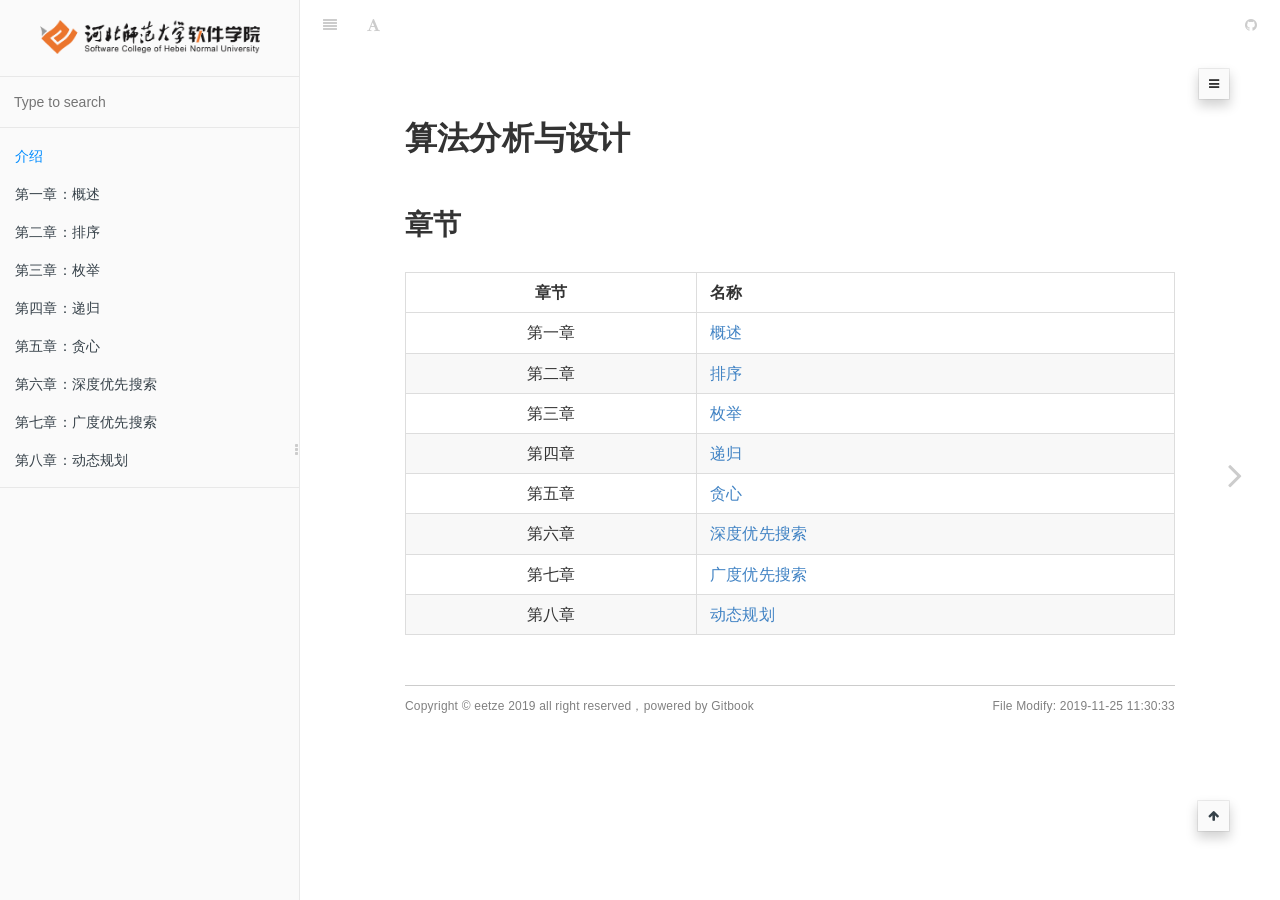
<file: index.html>
<!DOCTYPE HTML>
<html lang="zh-hans" >
    <head>
        <title>介绍 · 算法分析与设计</title>
        <meta charset="UTF-8">
        <meta http-equiv="X-UA-Compatible" content="IE=edge" />
        <meta content="text/html; charset=utf-8" http-equiv="Content-Type">
        <meta name="description" content="">
        <meta name="generator" content="GitBook 3.0.0">
        <meta name="author" content="Eetze">
        
        
    
    <link rel="stylesheet" href="gitbook/style.css">

    
            
                
                <link rel="stylesheet" href="gitbook/gitbook-plugin-folding-chapters/folding-chapters.css">
                
            
                
                <link rel="stylesheet" href="gitbook/gitbook-plugin-prism/prism-ghcolors.css">
                
            
                
                <link rel="stylesheet" href="gitbook/gitbook-plugin-splitter/splitter.css">
                
            
                
                <link rel="stylesheet" href="gitbook/gitbook-plugin-search-plus/search.css">
                
            
                
                <link rel="stylesheet" href="gitbook/gitbook-plugin-anchor-navigation-ex/style/plugin.css">
                
            
                
                <link rel="stylesheet" href="gitbook/gitbook-plugin-fancybox/jquery.fancybox.css">
                
            
                
                <link rel="stylesheet" href="gitbook/gitbook-plugin-fancybox/jquery.fancybox-buttons.css">
                
            
                
                <link rel="stylesheet" href="gitbook/gitbook-plugin-insert-logo-link-style/plugin.css">
                
            
                
                <link rel="stylesheet" href="gitbook/gitbook-plugin-tbfed-pagefooter/footer.css">
                
            
                
                <link rel="stylesheet" href="gitbook/gitbook-plugin-code/plugin.css">
                
            
                
                <link rel="stylesheet" href="gitbook/gitbook-plugin-click-reveal/click_reveal.css">
                
            
                
                <link rel="stylesheet" href="gitbook/gitbook-plugin-accordion/accordion.css">
                
            
                
                <link rel="stylesheet" href="gitbook/gitbook-plugin-fontsettings/website.css">
                
            
        

    

    
        
        <link rel="stylesheet" href="styles/website.css">
        
    

        
    
    
    
    <meta name="HandheldFriendly" content="true"/>
    <meta name="viewport" content="width=device-width, initial-scale=1, user-scalable=no">
    <meta name="apple-mobile-web-app-capable" content="yes">
    <meta name="apple-mobile-web-app-status-bar-style" content="black">
    <link rel="apple-touch-icon-precomposed" sizes="152x152" href="gitbook/images/apple-touch-icon-precomposed-152.png">
    <link rel="shortcut icon" href="gitbook/images/favicon.ico" type="image/x-icon">

    
    <link rel="next" href="slides/ch01.html" />
    
    

    
        <link rel="shortcut icon" href='images/favicon.ico' type="image/x-icon">
    
    
        <link rel="bookmark" href='images/favicon.ico' type="image/x-icon">
    
    
        <link rel="apple-touch-icon" href='images/apple-touch-icon.png'>
    
    
        
        <link rel="apple-touch-icon" sizes="120x120" href="images/apple-touch-icon-120x120.png">
        
        <link rel="apple-touch-icon" sizes="180x180" href="images/apple-touch-icon-180x180.png">
        
    

    </head>
    <body>
        
<div class="book">
    <div class="book-summary">
        
            
<div id="book-search-input" role="search">
    <input type="text" placeholder="Type to search" />
</div>

            
                <nav role="navigation">
                


<ul class="summary">
    
    

    

    
        
        
    
        <li class="chapter active" data-level="1" data-path="./">
            
                <a href="./">
            
                    
                    介绍
            
                </a>
            

            
        </li>
    
        <li class="chapter " data-level="2" data-path="slides/ch01.html">
            
                <a href="slides/ch01.html">
            
                    
                    第一章：概述
            
                </a>
            

            
        </li>
    
        <li class="chapter " data-level="3" data-path="slides/ch02.html">
            
                <a href="slides/ch02.html">
            
                    
                    第二章：排序
            
                </a>
            

            
        </li>
    
        <li class="chapter " data-level="4" data-path="slides/ch03.html">
            
                <a href="slides/ch03.html">
            
                    
                    第三章：枚举
            
                </a>
            

            
        </li>
    
        <li class="chapter " data-level="5" data-path="slides/ch04.html">
            
                <a href="slides/ch04.html">
            
                    
                    第四章：递归
            
                </a>
            

            
        </li>
    
        <li class="chapter " data-level="6" data-path="slides/ch05.html">
            
                <a href="slides/ch05.html">
            
                    
                    第五章：贪心
            
                </a>
            

            
        </li>
    
        <li class="chapter " data-level="7" data-path="slides/ch06.html">
            
                <a href="slides/ch06.html">
            
                    
                    第六章：深度优先搜索
            
                </a>
            

            
        </li>
    
        <li class="chapter " data-level="8" data-path="slides/ch07.html">
            
                <a href="slides/ch07.html">
            
                    
                    第七章：广度优先搜索
            
                </a>
            

            
        </li>
    
        <li class="chapter " data-level="9" data-path="slides/ch08.html">
            
                <a href="slides/ch08.html">
            
                    
                    第八章：动态规划
            
                </a>
            

            
        </li>
    

    

    <li class="divider"></li>

    <li>
        <a href="https://www.gitbook.com" target="blank" class="gitbook-link">
            Published with GitBook
        </a>
    </li>
</ul>


                </nav>
            
        
    </div>

    <div class="book-body">
        
            <div class="body-inner">
                
                    

<div class="book-header" role="navigation">
    

    <!-- Title -->
    <h1>
        <i class="fa fa-circle-o-notch fa-spin"></i>
        <a href="." >介绍</a>
    </h1>
</div>




                    <div class="page-wrapper" tabindex="-1" role="main">
                        <div class="page-inner">
                            
<div class="search-plus" id="book-search-results">
    <div class="search-noresults">
    
                                <section class="normal markdown-section">
                                
                                <div id="anchor-navigation-ex-navbar"><i class="fa fa-navicon"></i><ul><li><span class="title-icon "></span><a href="#&#x7B97;&#x6CD5;&#x5206;&#x6790;&#x4E0E;&#x8BBE;&#x8BA1;"><b></b>&#x7B97;&#x6CD5;&#x5206;&#x6790;&#x4E0E;&#x8BBE;&#x8BA1;</a></li><ul><li><span class="title-icon "></span><a href="#&#x7AE0;&#x8282;"><b></b>&#x7AE0;&#x8282;</a></li></ul></ul></div><a href="#&#x7B97;&#x6CD5;&#x5206;&#x6790;&#x4E0E;&#x8BBE;&#x8BA1;" id="anchorNavigationExGoTop"><i class="fa fa-arrow-up"></i></a><h1 id="&#x7B97;&#x6CD5;&#x5206;&#x6790;&#x4E0E;&#x8BBE;&#x8BA1;"><a name="&#x7B97;&#x6CD5;&#x5206;&#x6790;&#x4E0E;&#x8BBE;&#x8BA1;" class="anchor-navigation-ex-anchor" href="#&#x7B97;&#x6CD5;&#x5206;&#x6790;&#x4E0E;&#x8BBE;&#x8BA1;"><i class="fa fa-link" aria-hidden="true"></i></a>&#x7B97;&#x6CD5;&#x5206;&#x6790;&#x4E0E;&#x8BBE;&#x8BA1;</h1>
<h2 id="&#x7AE0;&#x8282;"><a name="&#x7AE0;&#x8282;" class="anchor-navigation-ex-anchor" href="#&#x7AE0;&#x8282;"><i class="fa fa-link" aria-hidden="true"></i></a>&#x7AE0;&#x8282;</h2>
<table>
<thead>
<tr>
<th style="text-align:center">&#x7AE0;&#x8282;</th>
<th style="text-align:left">&#x540D;&#x79F0;</th>
</tr>
</thead>
<tbody>
<tr>
<td style="text-align:center">&#x7B2C;&#x4E00;&#x7AE0;</td>
<td style="text-align:left"><a href="slides/ch01.html">&#x6982;&#x8FF0;</a></td>
</tr>
<tr>
<td style="text-align:center">&#x7B2C;&#x4E8C;&#x7AE0;</td>
<td style="text-align:left"><a href="slides/ch02.html">&#x6392;&#x5E8F;</a></td>
</tr>
<tr>
<td style="text-align:center">&#x7B2C;&#x4E09;&#x7AE0;</td>
<td style="text-align:left"><a href="slides/ch03.html">&#x679A;&#x4E3E;</a></td>
</tr>
<tr>
<td style="text-align:center">&#x7B2C;&#x56DB;&#x7AE0;</td>
<td style="text-align:left"><a href="slides/ch04.html">&#x9012;&#x5F52;</a></td>
</tr>
<tr>
<td style="text-align:center">&#x7B2C;&#x4E94;&#x7AE0;</td>
<td style="text-align:left"><a href="slides/ch05.html">&#x8D2A;&#x5FC3;</a></td>
</tr>
<tr>
<td style="text-align:center">&#x7B2C;&#x516D;&#x7AE0;</td>
<td style="text-align:left"><a href="slides/ch06.html">&#x6DF1;&#x5EA6;&#x4F18;&#x5148;&#x641C;&#x7D22;</a></td>
</tr>
<tr>
<td style="text-align:center">&#x7B2C;&#x4E03;&#x7AE0;</td>
<td style="text-align:left"><a href="slides/ch07.html">&#x5E7F;&#x5EA6;&#x4F18;&#x5148;&#x641C;&#x7D22;</a></td>
</tr>
<tr>
<td style="text-align:center">&#x7B2C;&#x516B;&#x7AE0;</td>
<td style="text-align:left"><a href="slides/ch08.html">&#x52A8;&#x6001;&#x89C4;&#x5212;</a></td>
</tr>
</tbody>
</table>
<footer class="page-footer"><span class="copyright">Copyright &#xA9; eetze 2019 all right reserved&#xFF0C;powered by Gitbook</span><span class="footer-modification">File Modify: 
2019-11-25 11:30:33
</span></footer>
                                
                                </section>
                            
    </div>
    <div class="search-results">
        <div class="has-results">
            
            <h1 class="search-results-title"><span class='search-results-count'></span> results matching "<span class='search-query'></span>"</h1>
            <ul class="search-results-list"></ul>
            
        </div>
        <div class="no-results">
            
            <h1 class="search-results-title">No results matching "<span class='search-query'></span>"</h1>
            
        </div>
    </div>
</div>

                        </div>
                    </div>
                
            </div>

            
                
                
                <a href="slides/ch01.html" class="navigation navigation-next navigation-unique" aria-label="Next page: 第一章：概述">
                    <i class="fa fa-angle-right"></i>
                </a>
                
            
        
    </div>

    <script>
        var gitbook = gitbook || [];
        gitbook.push(function() {
            gitbook.page.hasChanged({"page":{"title":"介绍","level":"1","depth":0,"next":{"title":"第一章：概述","level":"2","depth":0,"path":"slides/ch01.md","ref":"slides/ch01.md","articles":[]},"dir":"ltr"},"config":{"plugins":["favicon","-sharing","folding-chapters","-highlight","prism","prism-themes","splitter","-lunr","-search","search-plus","github","anchor-navigation-ex","fancybox","insert-logo-link-style","mathjax","tbfed-pagefooter@^0.0.1","code","click-reveal","accordion","livereload"],"styles":{"website":"styles/website.css"},"pluginsConfig":{"tbfed-pagefooter":{"copyright":"Copyright © eetze 2019"},"prism":{"css":["prism-themes/themes/prism-ghcolors.css"],"lang":{"Java":"java","XML":"xml"}},"fancybox":{"helpers":{"buttons":{}}},"github":{"url":"https://github.com/edu2act/course-algorithm"},"livereload":{},"splitter":{},"accordion":{},"insert-logo-link-style":{"src":"images/logo.png","style":"background: none; width: 220px;","link":"http://github.com/edu2act","target":""},"code":{"copyButtons":true},"fontsettings":{"theme":"white","family":"sans","size":2},"folding-chapters":{},"click-reveal":{},"anchor-navigation-ex":{"associatedWithSummary":false,"showLevel":false,"multipleH1":false,"float":{"floatIcon":"fa fa-navicon","level1Icon":"","level2Icon":"","level3Icon":"","showLevelIcon":false},"mode":"float","pageTop":{"level1Icon":"","level2Icon":"","level3Icon":"","showLevelIcon":false},"printLog":false,"showGoTop":true},"favicon":{"shortcut":"images/favicon.ico","bookmark":"images/favicon.ico","appleTouch":"images/apple-touch-icon.png","appleTouchMore":{"120x120":"images/apple-touch-icon-120x120.png","180x180":"images/apple-touch-icon-180x180.png"}},"prism-themes":{},"mathjax":{"forceSVG":false,"version":"2.6-latest"},"theme-default":{"showLevel":false,"styles":{"website":"styles/website.css","pdf":"styles/pdf.css","epub":"styles/epub.css","mobi":"styles/mobi.css","ebook":"styles/ebook.css","print":"styles/print.css"}},"search-plus":{}},"theme":"default","author":"Eetze","pdf":{"pageNumbers":true,"fontSize":12,"fontFamily":"Arial","paperSize":"a4","chapterMark":"pagebreak","pageBreaksBefore":"/","margin":{"right":62,"left":62,"top":56,"bottom":56}},"structure":{"langs":"LANGS.md","readme":"README.md","glossary":"GLOSSARY.md","summary":"SUMMARY.md"},"variables":{},"title":"算法分析与设计","language":"zh-hans","gitbook":">=3.0.0","description":"算法分析与设计"},"file":{"path":"README.md","mtime":"2019-11-25T03:30:33.578Z","type":"markdown"},"gitbook":{"version":"3.0.0","time":"2019-11-28T13:34:07.266Z"},"basePath":".","book":{"language":""}});
        });
    </script>
</div>

        
    <script src="gitbook/gitbook.js"></script>
    <script src="gitbook/theme.js"></script>
    
        
        <script src="gitbook/gitbook-plugin-folding-chapters/folding-chapters.js"></script>
        
    
        
        <script src="gitbook/gitbook-plugin-splitter/splitter.js"></script>
        
    
        
        <script src="gitbook/gitbook-plugin-search-plus/jquery.mark.min.js"></script>
        
    
        
        <script src="gitbook/gitbook-plugin-search-plus/search.js"></script>
        
    
        
        <script src="gitbook/gitbook-plugin-github/plugin.js"></script>
        
    
        
        <script src="gitbook/gitbook-plugin-fancybox/jquery.min.js"></script>
        
    
        
        <script src="gitbook/gitbook-plugin-fancybox/jquery.mousewheel.pack.js"></script>
        
    
        
        <script src="gitbook/gitbook-plugin-fancybox/jquery.fancybox.pack.js"></script>
        
    
        
        <script src="gitbook/gitbook-plugin-fancybox/jquery.fancybox-buttons.js"></script>
        
    
        
        <script src="gitbook/gitbook-plugin-fancybox/plugin.js"></script>
        
    
        
        <script src="gitbook/gitbook-plugin-insert-logo-link-style/plugin.js"></script>
        
    
        
        <script src="https://cdn.mathjax.org/mathjax/2.6-latest/MathJax.js?config=TeX-AMS-MML_HTMLorMML"></script>
        
    
        
        <script src="gitbook/gitbook-plugin-mathjax/plugin.js"></script>
        
    
        
        <script src="gitbook/gitbook-plugin-code/plugin.js"></script>
        
    
        
        <script src="gitbook/gitbook-plugin-click-reveal/click_reveal.js"></script>
        
    
        
        <script src="gitbook/gitbook-plugin-accordion/accordionSelector.js"></script>
        
    
        
        <script src="gitbook/gitbook-plugin-livereload/plugin.js"></script>
        
    
        
        <script src="gitbook/gitbook-plugin-fontsettings/buttons.js"></script>
        
    

    </body>
</html>
</file>
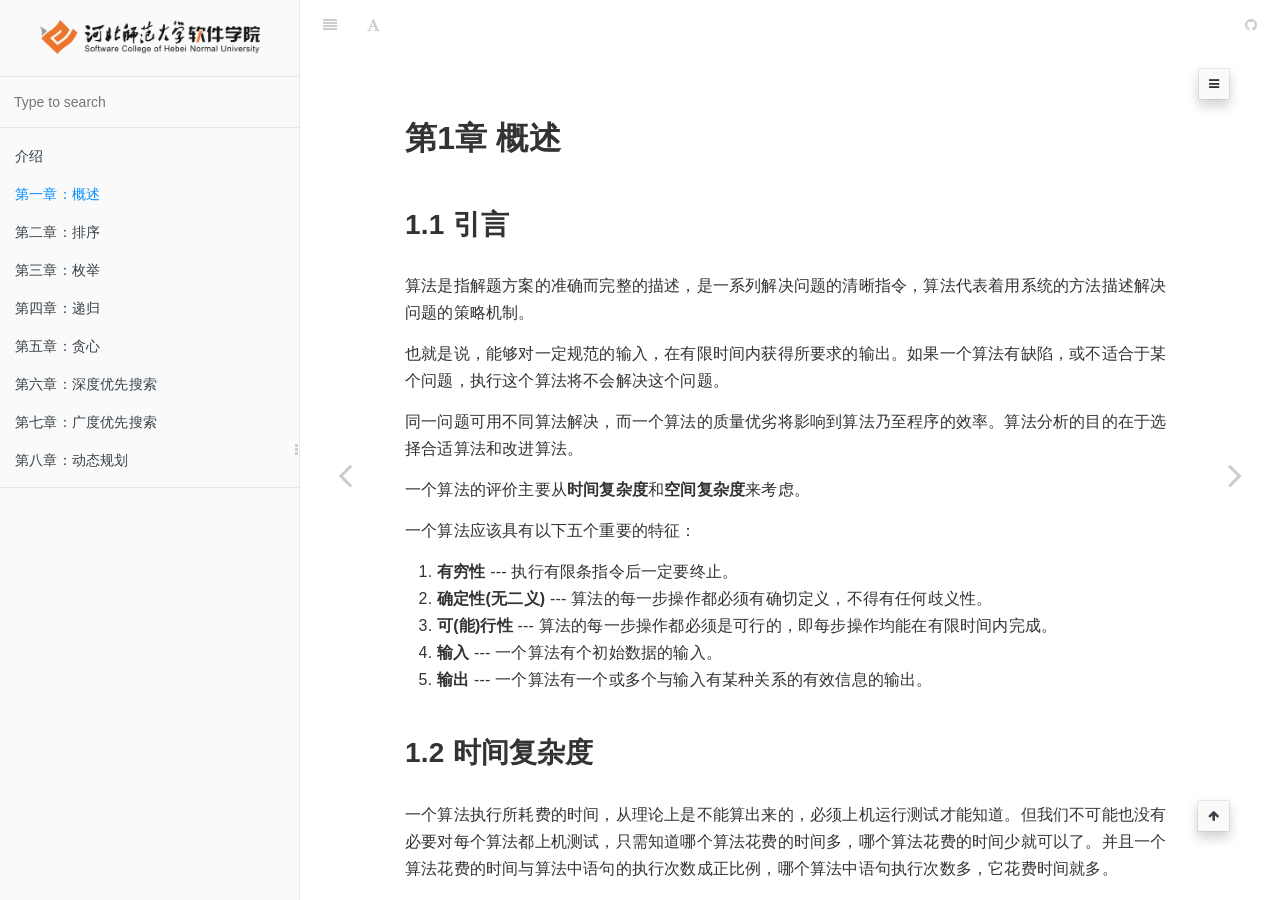
<file: slides/ch01.html>
<!DOCTYPE HTML>
<html lang="zh-hans" >
    <head>
        <title>第一章：概述 · 算法分析与设计</title>
        <meta charset="UTF-8">
        <meta http-equiv="X-UA-Compatible" content="IE=edge" />
        <meta content="text/html; charset=utf-8" http-equiv="Content-Type">
        <meta name="description" content="">
        <meta name="generator" content="GitBook 3.0.0">
        <meta name="author" content="Eetze">
        
        
    
    <link rel="stylesheet" href="../gitbook/style.css">

    
            
                
                <link rel="stylesheet" href="../gitbook/gitbook-plugin-folding-chapters/folding-chapters.css">
                
            
                
                <link rel="stylesheet" href="../gitbook/gitbook-plugin-prism/prism-ghcolors.css">
                
            
                
                <link rel="stylesheet" href="../gitbook/gitbook-plugin-splitter/splitter.css">
                
            
                
                <link rel="stylesheet" href="../gitbook/gitbook-plugin-search-plus/search.css">
                
            
                
                <link rel="stylesheet" href="../gitbook/gitbook-plugin-anchor-navigation-ex/style/plugin.css">
                
            
                
                <link rel="stylesheet" href="../gitbook/gitbook-plugin-fancybox/jquery.fancybox.css">
                
            
                
                <link rel="stylesheet" href="../gitbook/gitbook-plugin-fancybox/jquery.fancybox-buttons.css">
                
            
                
                <link rel="stylesheet" href="../gitbook/gitbook-plugin-insert-logo-link-style/plugin.css">
                
            
                
                <link rel="stylesheet" href="../gitbook/gitbook-plugin-tbfed-pagefooter/footer.css">
                
            
                
                <link rel="stylesheet" href="../gitbook/gitbook-plugin-code/plugin.css">
                
            
                
                <link rel="stylesheet" href="../gitbook/gitbook-plugin-click-reveal/click_reveal.css">
                
            
                
                <link rel="stylesheet" href="../gitbook/gitbook-plugin-accordion/accordion.css">
                
            
                
                <link rel="stylesheet" href="../gitbook/gitbook-plugin-fontsettings/website.css">
                
            
        

    

    
        
        <link rel="stylesheet" href="../styles/website.css">
        
    

        
    
    
    
    <meta name="HandheldFriendly" content="true"/>
    <meta name="viewport" content="width=device-width, initial-scale=1, user-scalable=no">
    <meta name="apple-mobile-web-app-capable" content="yes">
    <meta name="apple-mobile-web-app-status-bar-style" content="black">
    <link rel="apple-touch-icon-precomposed" sizes="152x152" href="../gitbook/images/apple-touch-icon-precomposed-152.png">
    <link rel="shortcut icon" href="../gitbook/images/favicon.ico" type="image/x-icon">

    
    <link rel="next" href="ch02.html" />
    
    
    <link rel="prev" href="../" />
    

    
        <link rel="shortcut icon" href='../images/favicon.ico' type="image/x-icon">
    
    
        <link rel="bookmark" href='../images/favicon.ico' type="image/x-icon">
    
    
        <link rel="apple-touch-icon" href='../images/apple-touch-icon.png'>
    
    
        
        <link rel="apple-touch-icon" sizes="120x120" href="../images/apple-touch-icon-120x120.png">
        
        <link rel="apple-touch-icon" sizes="180x180" href="../images/apple-touch-icon-180x180.png">
        
    

    </head>
    <body>
        
<div class="book">
    <div class="book-summary">
        
            
<div id="book-search-input" role="search">
    <input type="text" placeholder="Type to search" />
</div>

            
                <nav role="navigation">
                


<ul class="summary">
    
    

    

    
        
        
    
        <li class="chapter " data-level="1" data-path="../">
            
                <a href="../">
            
                    
                    介绍
            
                </a>
            

            
        </li>
    
        <li class="chapter active" data-level="2" data-path="ch01.html">
            
                <a href="ch01.html">
            
                    
                    第一章：概述
            
                </a>
            

            
        </li>
    
        <li class="chapter " data-level="3" data-path="ch02.html">
            
                <a href="ch02.html">
            
                    
                    第二章：排序
            
                </a>
            

            
        </li>
    
        <li class="chapter " data-level="4" data-path="ch03.html">
            
                <a href="ch03.html">
            
                    
                    第三章：枚举
            
                </a>
            

            
        </li>
    
        <li class="chapter " data-level="5" data-path="ch04.html">
            
                <a href="ch04.html">
            
                    
                    第四章：递归
            
                </a>
            

            
        </li>
    
        <li class="chapter " data-level="6" data-path="ch05.html">
            
                <a href="ch05.html">
            
                    
                    第五章：贪心
            
                </a>
            

            
        </li>
    
        <li class="chapter " data-level="7" data-path="ch06.html">
            
                <a href="ch06.html">
            
                    
                    第六章：深度优先搜索
            
                </a>
            

            
        </li>
    
        <li class="chapter " data-level="8" data-path="ch07.html">
            
                <a href="ch07.html">
            
                    
                    第七章：广度优先搜索
            
                </a>
            

            
        </li>
    
        <li class="chapter " data-level="9" data-path="ch08.html">
            
                <a href="ch08.html">
            
                    
                    第八章：动态规划
            
                </a>
            

            
        </li>
    

    

    <li class="divider"></li>

    <li>
        <a href="https://www.gitbook.com" target="blank" class="gitbook-link">
            Published with GitBook
        </a>
    </li>
</ul>


                </nav>
            
        
    </div>

    <div class="book-body">
        
            <div class="body-inner">
                
                    

<div class="book-header" role="navigation">
    

    <!-- Title -->
    <h1>
        <i class="fa fa-circle-o-notch fa-spin"></i>
        <a href=".." >第一章：概述</a>
    </h1>
</div>




                    <div class="page-wrapper" tabindex="-1" role="main">
                        <div class="page-inner">
                            
<div class="search-plus" id="book-search-results">
    <div class="search-noresults">
    
                                <section class="normal markdown-section">
                                
                                <div id="anchor-navigation-ex-navbar"><i class="fa fa-navicon"></i><ul><li><span class="title-icon "></span><a href="#&#x7B2C;1&#x7AE0;-&#x6982;&#x8FF0;"><b></b>&#x7B2C;1&#x7AE0; &#x6982;&#x8FF0;</a></li><ul><li><span class="title-icon "></span><a href="#11-&#x5F15;&#x8A00;"><b></b>1.1 &#x5F15;&#x8A00;</a></li><li><span class="title-icon "></span><a href="#12-&#x65F6;&#x95F4;&#x590D;&#x6742;&#x5EA6;"><b></b>1.2 &#x65F6;&#x95F4;&#x590D;&#x6742;&#x5EA6;</a></li><li><span class="title-icon "></span><a href="#13-&#x65F6;&#x95F4;&#x590D;&#x6742;&#x5EA6;&#x63A8;&#x5BFC;&#x539F;&#x5219;"><b></b>1.3 &#x65F6;&#x95F4;&#x590D;&#x6742;&#x5EA6;&#x63A8;&#x5BFC;&#x539F;&#x5219;</a></li><li><span class="title-icon "></span><a href="#14-&#x4F8B;&#x9898;"><b></b>1.4 &#x4F8B;&#x9898;</a></li></ul></ul></div><a href="#&#x7B2C;1&#x7AE0;-&#x6982;&#x8FF0;" id="anchorNavigationExGoTop"><i class="fa fa-arrow-up"></i></a><h1 id="&#x7B2C;1&#x7AE0;-&#x6982;&#x8FF0;"><a name="&#x7B2C;1&#x7AE0;-&#x6982;&#x8FF0;" class="anchor-navigation-ex-anchor" href="#&#x7B2C;1&#x7AE0;-&#x6982;&#x8FF0;"><i class="fa fa-link" aria-hidden="true"></i></a>&#x7B2C;1&#x7AE0; &#x6982;&#x8FF0;</h1>
<h2 id="11-&#x5F15;&#x8A00;"><a name="11-&#x5F15;&#x8A00;" class="anchor-navigation-ex-anchor" href="#11-&#x5F15;&#x8A00;"><i class="fa fa-link" aria-hidden="true"></i></a>1.1 &#x5F15;&#x8A00;</h2>
<p>&#x7B97;&#x6CD5;&#x662F;&#x6307;&#x89E3;&#x9898;&#x65B9;&#x6848;&#x7684;&#x51C6;&#x786E;&#x800C;&#x5B8C;&#x6574;&#x7684;&#x63CF;&#x8FF0;&#xFF0C;&#x662F;&#x4E00;&#x7CFB;&#x5217;&#x89E3;&#x51B3;&#x95EE;&#x9898;&#x7684;&#x6E05;&#x6670;&#x6307;&#x4EE4;&#xFF0C;&#x7B97;&#x6CD5;&#x4EE3;&#x8868;&#x7740;&#x7528;&#x7CFB;&#x7EDF;&#x7684;&#x65B9;&#x6CD5;&#x63CF;&#x8FF0;&#x89E3;&#x51B3;&#x95EE;&#x9898;&#x7684;&#x7B56;&#x7565;&#x673A;&#x5236;&#x3002;</p>
<p>&#x4E5F;&#x5C31;&#x662F;&#x8BF4;&#xFF0C;&#x80FD;&#x591F;&#x5BF9;&#x4E00;&#x5B9A;&#x89C4;&#x8303;&#x7684;&#x8F93;&#x5165;&#xFF0C;&#x5728;&#x6709;&#x9650;&#x65F6;&#x95F4;&#x5185;&#x83B7;&#x5F97;&#x6240;&#x8981;&#x6C42;&#x7684;&#x8F93;&#x51FA;&#x3002;&#x5982;&#x679C;&#x4E00;&#x4E2A;&#x7B97;&#x6CD5;&#x6709;&#x7F3A;&#x9677;&#xFF0C;&#x6216;&#x4E0D;&#x9002;&#x5408;&#x4E8E;&#x67D0;&#x4E2A;&#x95EE;&#x9898;&#xFF0C;&#x6267;&#x884C;&#x8FD9;&#x4E2A;&#x7B97;&#x6CD5;&#x5C06;&#x4E0D;&#x4F1A;&#x89E3;&#x51B3;&#x8FD9;&#x4E2A;&#x95EE;&#x9898;&#x3002;</p>
<p>&#x540C;&#x4E00;&#x95EE;&#x9898;&#x53EF;&#x7528;&#x4E0D;&#x540C;&#x7B97;&#x6CD5;&#x89E3;&#x51B3;&#xFF0C;&#x800C;&#x4E00;&#x4E2A;&#x7B97;&#x6CD5;&#x7684;&#x8D28;&#x91CF;&#x4F18;&#x52A3;&#x5C06;&#x5F71;&#x54CD;&#x5230;&#x7B97;&#x6CD5;&#x4E43;&#x81F3;&#x7A0B;&#x5E8F;&#x7684;&#x6548;&#x7387;&#x3002;&#x7B97;&#x6CD5;&#x5206;&#x6790;&#x7684;&#x76EE;&#x7684;&#x5728;&#x4E8E;&#x9009;&#x62E9;&#x5408;&#x9002;&#x7B97;&#x6CD5;&#x548C;&#x6539;&#x8FDB;&#x7B97;&#x6CD5;&#x3002;</p>
<p>&#x4E00;&#x4E2A;&#x7B97;&#x6CD5;&#x7684;&#x8BC4;&#x4EF7;&#x4E3B;&#x8981;&#x4ECE;<strong>&#x65F6;&#x95F4;&#x590D;&#x6742;&#x5EA6;</strong>&#x548C;<strong>&#x7A7A;&#x95F4;&#x590D;&#x6742;&#x5EA6;</strong>&#x6765;&#x8003;&#x8651;&#x3002;</p>
<p>&#x4E00;&#x4E2A;&#x7B97;&#x6CD5;&#x5E94;&#x8BE5;&#x5177;&#x6709;&#x4EE5;&#x4E0B;&#x4E94;&#x4E2A;&#x91CD;&#x8981;&#x7684;&#x7279;&#x5F81;&#xFF1A;</p>
<ol>
<li><strong>&#x6709;&#x7A77;&#x6027;</strong> --- &#x6267;&#x884C;&#x6709;&#x9650;&#x6761;&#x6307;&#x4EE4;&#x540E;&#x4E00;&#x5B9A;&#x8981;&#x7EC8;&#x6B62;&#x3002;</li>
<li><strong>&#x786E;&#x5B9A;&#x6027;(&#x65E0;&#x4E8C;&#x4E49;)</strong> --- &#x7B97;&#x6CD5;&#x7684;&#x6BCF;&#x4E00;&#x6B65;&#x64CD;&#x4F5C;&#x90FD;&#x5FC5;&#x987B;&#x6709;&#x786E;&#x5207;&#x5B9A;&#x4E49;&#xFF0C;&#x4E0D;&#x5F97;&#x6709;&#x4EFB;&#x4F55;&#x6B67;&#x4E49;&#x6027;&#x3002;</li>
<li><strong>&#x53EF;(&#x80FD;)&#x884C;&#x6027;</strong> --- &#x7B97;&#x6CD5;&#x7684;&#x6BCF;&#x4E00;&#x6B65;&#x64CD;&#x4F5C;&#x90FD;&#x5FC5;&#x987B;&#x662F;&#x53EF;&#x884C;&#x7684;&#xFF0C;&#x5373;&#x6BCF;&#x6B65;&#x64CD;&#x4F5C;&#x5747;&#x80FD;&#x5728;&#x6709;&#x9650;&#x65F6;&#x95F4;&#x5185;&#x5B8C;&#x6210;&#x3002;</li>
<li><strong>&#x8F93;&#x5165;</strong> --- &#x4E00;&#x4E2A;&#x7B97;&#x6CD5;&#x6709;<script type="math/tex; ">n(n>=0)</script>&#x4E2A;&#x521D;&#x59CB;&#x6570;&#x636E;&#x7684;&#x8F93;&#x5165;&#x3002;</li>
<li><strong>&#x8F93;&#x51FA;</strong> --- &#x4E00;&#x4E2A;&#x7B97;&#x6CD5;&#x6709;&#x4E00;&#x4E2A;&#x6216;&#x591A;&#x4E2A;&#x4E0E;&#x8F93;&#x5165;&#x6709;&#x67D0;&#x79CD;&#x5173;&#x7CFB;&#x7684;&#x6709;&#x6548;&#x4FE1;&#x606F;&#x7684;&#x8F93;&#x51FA;&#x3002;</li>
</ol>
<h2 id="12-&#x65F6;&#x95F4;&#x590D;&#x6742;&#x5EA6;"><a name="12-&#x65F6;&#x95F4;&#x590D;&#x6742;&#x5EA6;" class="anchor-navigation-ex-anchor" href="#12-&#x65F6;&#x95F4;&#x590D;&#x6742;&#x5EA6;"><i class="fa fa-link" aria-hidden="true"></i></a>1.2 &#x65F6;&#x95F4;&#x590D;&#x6742;&#x5EA6;</h2>
<p>&#x4E00;&#x4E2A;&#x7B97;&#x6CD5;&#x6267;&#x884C;&#x6240;&#x8017;&#x8D39;&#x7684;&#x65F6;&#x95F4;&#xFF0C;&#x4ECE;&#x7406;&#x8BBA;&#x4E0A;&#x662F;&#x4E0D;&#x80FD;&#x7B97;&#x51FA;&#x6765;&#x7684;&#xFF0C;&#x5FC5;&#x987B;&#x4E0A;&#x673A;&#x8FD0;&#x884C;&#x6D4B;&#x8BD5;&#x624D;&#x80FD;&#x77E5;&#x9053;&#x3002;&#x4F46;&#x6211;&#x4EEC;&#x4E0D;&#x53EF;&#x80FD;&#x4E5F;&#x6CA1;&#x6709;&#x5FC5;&#x8981;&#x5BF9;&#x6BCF;&#x4E2A;&#x7B97;&#x6CD5;&#x90FD;&#x4E0A;&#x673A;&#x6D4B;&#x8BD5;&#xFF0C;&#x53EA;&#x9700;&#x77E5;&#x9053;&#x54EA;&#x4E2A;&#x7B97;&#x6CD5;&#x82B1;&#x8D39;&#x7684;&#x65F6;&#x95F4;&#x591A;&#xFF0C;&#x54EA;&#x4E2A;&#x7B97;&#x6CD5;&#x82B1;&#x8D39;&#x7684;&#x65F6;&#x95F4;&#x5C11;&#x5C31;&#x53EF;&#x4EE5;&#x4E86;&#x3002;&#x5E76;&#x4E14;&#x4E00;&#x4E2A;&#x7B97;&#x6CD5;&#x82B1;&#x8D39;&#x7684;&#x65F6;&#x95F4;&#x4E0E;&#x7B97;&#x6CD5;&#x4E2D;&#x8BED;&#x53E5;&#x7684;&#x6267;&#x884C;&#x6B21;&#x6570;&#x6210;&#x6B63;&#x6BD4;&#x4F8B;&#xFF0C;&#x54EA;&#x4E2A;&#x7B97;&#x6CD5;&#x4E2D;&#x8BED;&#x53E5;&#x6267;&#x884C;&#x6B21;&#x6570;&#x591A;&#xFF0C;&#x5B83;&#x82B1;&#x8D39;&#x65F6;&#x95F4;&#x5C31;&#x591A;&#x3002;</p>
<p>&#x6211;&#x4EEC;&#x628A;<strong>&#x95EE;&#x9898;&#x7684;&#x89C4;&#x6A21;</strong>&#x79F0;&#x4E4B;&#x4E3A;  <script type="math/tex; ">n</script> &#xFF0C;&#x4F8B;&#x5982;&#x6392;&#x5E8F;&#x95EE;&#x9898;&#x4E2D; <script type="math/tex; ">n</script> &#x4E3A;&#x6392;&#x5E8F;&#x5143;&#x7D20;&#x4E2A;&#x6570;&#x3001;&#x56FE;&#x7684;&#x95EE;&#x9898;&#x4E2D; <script type="math/tex; ">n</script> &#x662F;&#x56FE;&#x7684;&#x9876;&#x70B9;&#x6570;&#x3001;&#x77E9;&#x9635;&#x4E2D;&#x7684; <script type="math/tex; ">n</script> &#x4E3A;&#x77E9;&#x9635;&#x7684;&#x9636;&#x6570;&#x7B49;&#xFF0C;&#x5F53; <script type="math/tex; ">n</script> &#x4E0D;&#x65AD;&#x53D8;&#x5316;&#x65F6;&#xFF0C;&#x82B1;&#x8D39;&#x65F6;&#x95F4;&#x4E5F;&#x4F1A;&#x4E0D;&#x65AD;&#x53D8;&#x5316;&#xFF0C;&#x5F53;&#x6211;&#x4EEC;&#x60F3;&#x77E5;&#x9053;&#x5B83;&#x53D8;&#x5316;&#x65F6;&#x5448;&#x73B0;&#x4EC0;&#x4E48;&#x89C4;&#x5F8B;&#x65F6;&#xFF0C;&#x6211;&#x4EEC;&#x5F15;&#x5165;&#x65F6;&#x95F4;&#x590D;&#x6742;&#x5EA6;&#x6982;&#x5FF5;&#x3002; </p>
<p>&#x4E00;&#x822C;&#x60C5;&#x51B5;&#x4E0B;&#xFF0C;&#x7B97;&#x6CD5;&#x4E2D;&#x57FA;&#x672C;&#x64CD;&#x4F5C;&#x91CD;&#x590D;&#x6267;&#x884C;&#x7684;&#x6B21;&#x6570;&#x662F;&#x95EE;&#x9898;&#x89C4;&#x6A21; <script type="math/tex; ">n</script> &#x7684;&#x67D0;&#x4E2A;&#x51FD;&#x6570;<script type="math/tex; ">f(n)</script>&#xFF0C;&#x7B97;&#x6CD5;&#x7684;&#x65F6;&#x95F4;&#x5EA6;&#x91CF;&#x8BB0;&#x4F5C;
<script type="math/tex; ">
T(n) = O(f(n))
</script>
&#x8868;&#x793A;&#x968F;&#x7740;&#x95EE;&#x9898;&#x89C4;&#x6A21; <script type="math/tex; ">n</script> &#x7684;&#x589E;&#x5927;&#xFF0C;&#x7B97;&#x6CD5;&#x6267;&#x884C;&#x65F6;&#x95F4;&#x7684;&#x589E;&#x957F;&#x7387;&#x548C; <script type="math/tex; ">f(n)</script> &#x7684;&#x589E;&#x957F;&#x7387;&#x76F8;&#x540C;&#xFF0C;&#x79F0;&#x4F5C;&#x7B97;&#x6CD5;&#x7684;<strong>&#x6E10;&#x8FDB;&#x65F6;&#x95F4;&#x590D;&#x6742;&#x5EA6;</strong>&#xFF0C;&#x7B80;&#x79F0;<strong>&#x65F6;&#x95F4;&#x590D;&#x6742;&#x5EA6;</strong>&#x3002;</p>
<h2 id="13-&#x65F6;&#x95F4;&#x590D;&#x6742;&#x5EA6;&#x63A8;&#x5BFC;&#x539F;&#x5219;"><a name="13-&#x65F6;&#x95F4;&#x590D;&#x6742;&#x5EA6;&#x63A8;&#x5BFC;&#x539F;&#x5219;" class="anchor-navigation-ex-anchor" href="#13-&#x65F6;&#x95F4;&#x590D;&#x6742;&#x5EA6;&#x63A8;&#x5BFC;&#x539F;&#x5219;"><i class="fa fa-link" aria-hidden="true"></i></a>1.3 &#x65F6;&#x95F4;&#x590D;&#x6742;&#x5EA6;&#x63A8;&#x5BFC;&#x539F;&#x5219;</h2>
<ol>
<li>&#x5982;&#x679C;&#x8FD0;&#x884C;&#x65F6;&#x95F4;&#x662F;&#x5E38;&#x6570;&#x91CF;&#x7EA7;&#xFF0C;&#x7528;&#x5E38;&#x6570;1&#x8868;&#x793A;&#xFF1B;</li>
<li>&#x53EA;&#x4FDD;&#x7559;&#x65F6;&#x95F4;&#x51FD;&#x6570;&#x4E2D;&#x7684;&#x6700;&#x9AD8;&#x9636;&#x9879;&#xFF1B;</li>
<li>&#x5982;&#x679C;&#x6700;&#x9AD8;&#x9636;&#x9879;&#x5B58;&#x5728;&#xFF0C;&#x5219;&#x7701;&#x53BB;&#x6700;&#x9AD8;&#x9636;&#x9879;&#x524D;&#x9762;&#x7684;&#x7CFB;&#x6570;&#x3002;</li>
</ol>
<h2 id="14-&#x4F8B;&#x9898;"><a name="14-&#x4F8B;&#x9898;" class="anchor-navigation-ex-anchor" href="#14-&#x4F8B;&#x9898;"><i class="fa fa-link" aria-hidden="true"></i></a>1.4 &#x4F8B;&#x9898;</h2>
<blockquote>
<p>&#x95EE;&#x9898;&#xFF1A;&#x4E00;&#x4E2A;&#x6709;&#x5E8F;&#x6570;&#x7EC4;A&#xFF0C;&#x53E6;&#x4E00;&#x4E2A;&#x65E0;&#x5E8F;&#x6570;&#x7EC4;B&#xFF0C;&#x8BF7;&#x6253;&#x5370;B&#x4E2D;&#x7684;&#x6240;&#x6709;&#x4E0D;&#x5728;A&#x4E2D;&#x7684;&#x6570;&#xFF0C;A&#x6570;&#x7EC4;&#x957F;&#x5EA6;&#x4E3A;N&#xFF0C;B&#x6570;&#x7EC4;&#x957F;&#x5EA6;&#x4E3A;M&#x3002;</p>
</blockquote>
<ul>
<li><p>&#x7B97;&#x6CD5;1&#xFF1A;&#x5BF9;&#x4E8E;&#x6570;&#x7EC4;B&#x4E2D;&#x7684;&#x6BCF;&#x4E00;&#x4E2A;&#x6570;&#xFF0C;&#x90FD;&#x5728;A&#x4E2D;&#x901A;&#x8FC7;&#x904D;&#x5386;&#x7684;&#x65B9;&#x5F0F;&#x627E;&#x4E00;&#x4E0B;&#x3002;</p>
</li>
<li><p>&#x7B97;&#x6CD5;2&#xFF1A;&#x5BF9;&#x4E8E;&#x6570;&#x7EC4;B&#x4E2D;&#x7684;&#x6BCF;&#x4E00;&#x4E2A;&#x6570;&#xFF0C;&#x90FD;&#x5728;A&#x4E2D;&#x901A;&#x8FC7;&#x4E8C;&#x5206;&#x7684;&#x65B9;&#x5F0F;&#x627E;&#x4E00;&#x4E0B;&#x3002;</p>
</li>
<li><p>&#x7B97;&#x6CD5;3&#xFF1A;&#x5148;&#x628A;&#x6570;&#x7EC4;B&#x6392;&#x5E8F;&#xFF0C;&#x7136;&#x540E;&#x7528;&#x7C7B;&#x4F3C;&#x5916;&#x6392;&#x7684;&#x65B9;&#x5F0F;&#x6253;&#x5370;&#x6240;&#x6709;&#x4E0D;&#x5728;A&#x4E2D;&#x51FA;&#x73B0;&#x7684;&#x6570;&#x3002;</p>
</li>
</ul>
<p>&#x65F6;&#x95F4;&#x590D;&#x6742;&#x5EA6;&#xFF1A;</p>
<ul>
<li>&#x7B97;&#x6CD5;1&#x65F6;&#x95F4;&#x590D;&#x6742;&#x5EA6;&#xFF1A;<script type="math/tex; ">O(M*N)</script></li>
<li>&#x7B97;&#x6CD5;2&#x65F6;&#x95F4;&#x590D;&#x6742;&#x5EA6;&#xFF1A;<script type="math/tex; ">O(M*\log_2^N)</script></li>
<li><p>&#x7B97;&#x6CD5;3&#x65F6;&#x95F4;&#x590D;&#x6742;&#x5EA6;&#xFF1A;<script type="math/tex; ">O(M*\log_2^M + M + N)</script></p>
<ul>
<li><p>&#x5BF9;&#x6570;&#x7EC4;A&#x4E2D;M&#x4E2A;&#x6570;&#x6392;&#x5E8F;&#x65F6;&#x95F4;&#x590D;&#x6742;&#x5EA6;&#xFF1A;<script type="math/tex; ">O(M*\log_2^M)</script></p>
</li>
<li><p>&#x7C7B;&#x4F3C;&#x4E8E;&#x5916;&#x6392;&#x65B9;&#x5F0F;&#x6253;&#x5370;&#x4E0D;&#x5728;&#x6570;&#x7EC4;A&#x4E2D;&#x7684;&#x6570;&#x65F6;&#x95F4;&#x590D;&#x6742;&#x5EA6;&#xFF1A;<script type="math/tex; ">O(M+N)</script></p>
<p>&#x4F8B;&#x5982;&#xFF1A;A[1, 3, 4, 5, 6]&#x3001;B[8, 2, 5, 3]&#xFF0C;B&#x6392;&#x5E8F;&#x540E;&#x53D8;&#x4E3A;[2, 3, 5, 8]&#x3002;</p>
<pre class="language-"><code>   i
   &#x2193;
A: 1  3  4  5  6
B: 2  3  5  8
   &#x2191;
   j
</code></pre><pre class="language-"><code class="lang-cpp"><span class="token keyword">for</span><span class="token punctuation">(</span>i<span class="token operator">=</span><span class="token number">0</span><span class="token punctuation">,</span>j<span class="token operator">=</span><span class="token number">0</span><span class="token punctuation">;</span> i<span class="token operator">&lt;</span>A<span class="token punctuation">.</span>length <span class="token operator">&amp;&amp;</span> j<span class="token operator">&lt;</span>B<span class="token punctuation">.</span>length<span class="token punctuation">;</span> <span class="token punctuation">)</span> <span class="token punctuation">{</span>
    <span class="token keyword">if</span> <span class="token punctuation">(</span>B<span class="token punctuation">[</span>j<span class="token punctuation">]</span> <span class="token operator">&lt;</span> A<span class="token punctuation">[</span>i<span class="token punctuation">]</span><span class="token punctuation">)</span>
        &#x6253;&#x5370;B<span class="token punctuation">[</span>j<span class="token punctuation">]</span><span class="token punctuation">,</span> j<span class="token operator">++</span>
    <span class="token keyword">else</span> <span class="token keyword">if</span> <span class="token punctuation">(</span>B<span class="token punctuation">[</span>j<span class="token punctuation">]</span> <span class="token operator">==</span> A<span class="token punctuation">[</span>i<span class="token punctuation">]</span><span class="token punctuation">)</span>
        i<span class="token operator">++</span><span class="token punctuation">,</span> j<span class="token operator">++</span>
    <span class="token keyword">else</span>
        i<span class="token operator">++</span>
<span class="token punctuation">}</span>
<span class="token keyword">if</span><span class="token punctuation">(</span>i<span class="token operator">&gt;=</span>A<span class="token punctuation">.</span>length<span class="token punctuation">)</span>
    &#x6253;&#x5370;B<span class="token punctuation">[</span>j<span class="token punctuation">]</span>&#x540E;&#x9762;&#x6240;&#x6709;&#x5143;&#x7D20;<span class="token punctuation">;</span>
</code></pre>
</li>
</ul>
</li>
</ul>
<footer class="page-footer"><span class="copyright">Copyright &#xA9; eetze 2019 all right reserved&#xFF0C;powered by Gitbook</span><span class="footer-modification">File Modify: 
2019-11-07 16:02:12
</span></footer>
                                
                                </section>
                            
    </div>
    <div class="search-results">
        <div class="has-results">
            
            <h1 class="search-results-title"><span class='search-results-count'></span> results matching "<span class='search-query'></span>"</h1>
            <ul class="search-results-list"></ul>
            
        </div>
        <div class="no-results">
            
            <h1 class="search-results-title">No results matching "<span class='search-query'></span>"</h1>
            
        </div>
    </div>
</div>

                        </div>
                    </div>
                
            </div>

            
                
                <a href="../" class="navigation navigation-prev " aria-label="Previous page: 介绍">
                    <i class="fa fa-angle-left"></i>
                </a>
                
                
                <a href="ch02.html" class="navigation navigation-next " aria-label="Next page: 第二章：排序">
                    <i class="fa fa-angle-right"></i>
                </a>
                
            
        
    </div>

    <script>
        var gitbook = gitbook || [];
        gitbook.push(function() {
            gitbook.page.hasChanged({"page":{"title":"第一章：概述","level":"2","depth":0,"next":{"title":"第二章：排序","level":"3","depth":0,"path":"slides/ch02.md","ref":"slides/ch02.md","articles":[]},"previous":{"title":"介绍","level":"1","depth":0,"path":"README.md","ref":"README.md","articles":[]},"dir":"ltr"},"config":{"plugins":["favicon","-sharing","folding-chapters","-highlight","prism","prism-themes","splitter","-lunr","-search","search-plus","github","anchor-navigation-ex","fancybox","insert-logo-link-style","mathjax","tbfed-pagefooter@^0.0.1","code","click-reveal","accordion","livereload"],"styles":{"website":"styles/website.css"},"pluginsConfig":{"tbfed-pagefooter":{"copyright":"Copyright © eetze 2019"},"prism":{"css":["prism-themes/themes/prism-ghcolors.css"],"lang":{"Java":"java","XML":"xml"}},"fancybox":{"helpers":{"buttons":{}}},"github":{"url":"https://github.com/edu2act/course-algorithm"},"livereload":{},"splitter":{},"accordion":{},"insert-logo-link-style":{"src":"images/logo.png","style":"background: none; width: 220px;","link":"http://github.com/edu2act","target":""},"code":{"copyButtons":true},"fontsettings":{"theme":"white","family":"sans","size":2},"folding-chapters":{},"click-reveal":{},"anchor-navigation-ex":{"associatedWithSummary":false,"showLevel":false,"multipleH1":false,"float":{"floatIcon":"fa fa-navicon","level1Icon":"","level2Icon":"","level3Icon":"","showLevelIcon":false},"mode":"float","pageTop":{"level1Icon":"","level2Icon":"","level3Icon":"","showLevelIcon":false},"printLog":false,"showGoTop":true},"favicon":{"shortcut":"images/favicon.ico","bookmark":"images/favicon.ico","appleTouch":"images/apple-touch-icon.png","appleTouchMore":{"120x120":"images/apple-touch-icon-120x120.png","180x180":"images/apple-touch-icon-180x180.png"}},"prism-themes":{},"mathjax":{"forceSVG":false,"version":"2.6-latest"},"theme-default":{"showLevel":false,"styles":{"website":"styles/website.css","pdf":"styles/pdf.css","epub":"styles/epub.css","mobi":"styles/mobi.css","ebook":"styles/ebook.css","print":"styles/print.css"}},"search-plus":{}},"theme":"default","author":"Eetze","pdf":{"pageNumbers":true,"fontSize":12,"fontFamily":"Arial","paperSize":"a4","chapterMark":"pagebreak","pageBreaksBefore":"/","margin":{"right":62,"left":62,"top":56,"bottom":56}},"structure":{"langs":"LANGS.md","readme":"README.md","glossary":"GLOSSARY.md","summary":"SUMMARY.md"},"variables":{},"title":"算法分析与设计","language":"zh-hans","gitbook":">=3.0.0","description":"算法分析与设计"},"file":{"path":"slides/ch01.md","mtime":"2019-11-07T08:02:12.799Z","type":"markdown"},"gitbook":{"version":"3.0.0","time":"2019-11-28T13:34:07.266Z"},"basePath":"..","book":{"language":""}});
        });
    </script>
</div>

        
    <script src="../gitbook/gitbook.js"></script>
    <script src="../gitbook/theme.js"></script>
    
        
        <script src="../gitbook/gitbook-plugin-folding-chapters/folding-chapters.js"></script>
        
    
        
        <script src="../gitbook/gitbook-plugin-splitter/splitter.js"></script>
        
    
        
        <script src="../gitbook/gitbook-plugin-search-plus/jquery.mark.min.js"></script>
        
    
        
        <script src="../gitbook/gitbook-plugin-search-plus/search.js"></script>
        
    
        
        <script src="../gitbook/gitbook-plugin-github/plugin.js"></script>
        
    
        
        <script src="../gitbook/gitbook-plugin-fancybox/jquery.min.js"></script>
        
    
        
        <script src="../gitbook/gitbook-plugin-fancybox/jquery.mousewheel.pack.js"></script>
        
    
        
        <script src="../gitbook/gitbook-plugin-fancybox/jquery.fancybox.pack.js"></script>
        
    
        
        <script src="../gitbook/gitbook-plugin-fancybox/jquery.fancybox-buttons.js"></script>
        
    
        
        <script src="../gitbook/gitbook-plugin-fancybox/plugin.js"></script>
        
    
        
        <script src="../gitbook/gitbook-plugin-insert-logo-link-style/plugin.js"></script>
        
    
        
        <script src="https://cdn.mathjax.org/mathjax/2.6-latest/MathJax.js?config=TeX-AMS-MML_HTMLorMML"></script>
        
    
        
        <script src="../gitbook/gitbook-plugin-mathjax/plugin.js"></script>
        
    
        
        <script src="../gitbook/gitbook-plugin-code/plugin.js"></script>
        
    
        
        <script src="../gitbook/gitbook-plugin-click-reveal/click_reveal.js"></script>
        
    
        
        <script src="../gitbook/gitbook-plugin-accordion/accordionSelector.js"></script>
        
    
        
        <script src="../gitbook/gitbook-plugin-livereload/plugin.js"></script>
        
    
        
        <script src="../gitbook/gitbook-plugin-fontsettings/buttons.js"></script>
        
    

    </body>
</html>
</file>
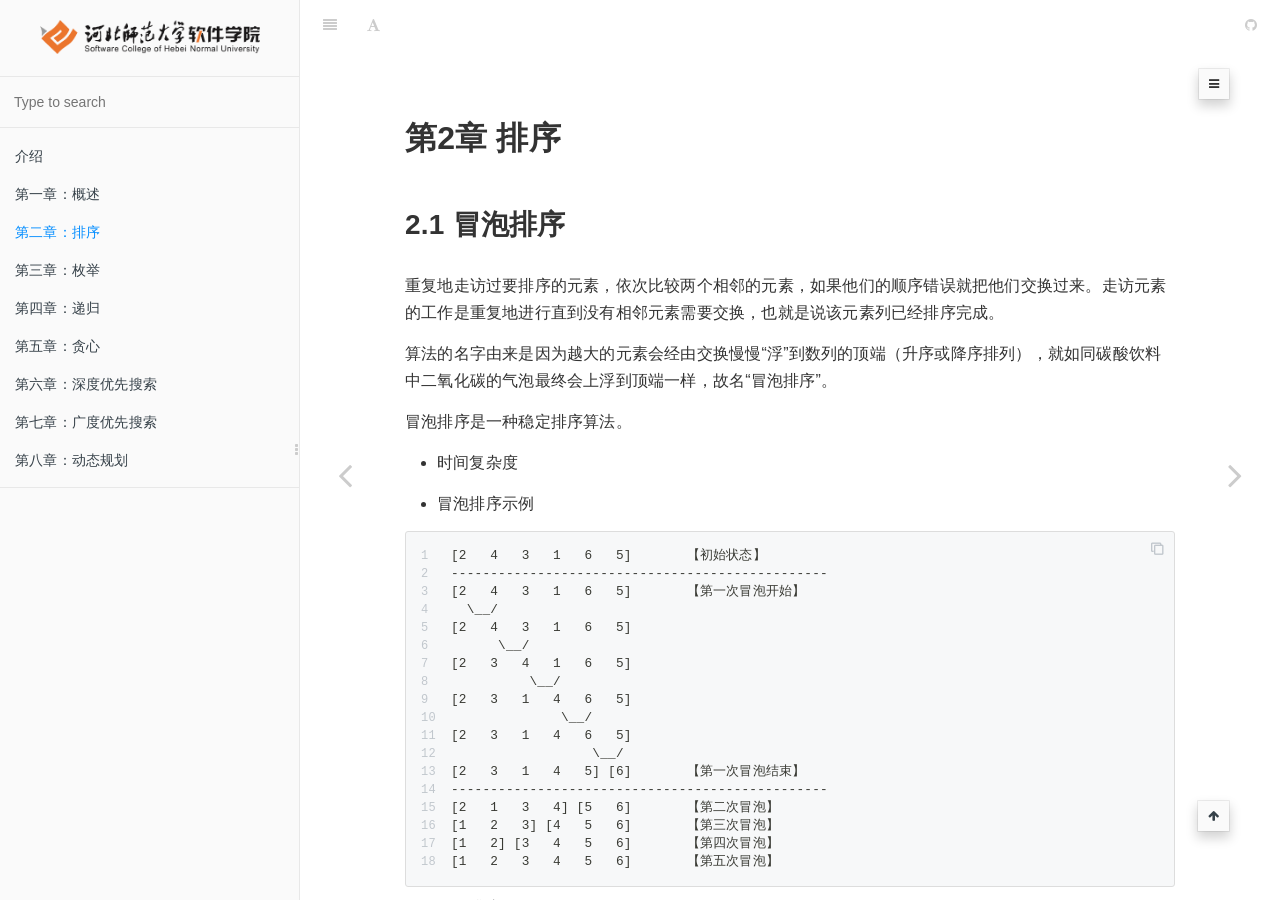
<file: slides/ch02.html>
<!DOCTYPE HTML>
<html lang="zh-hans" >
    <head>
        <title>第二章：排序 · 算法分析与设计</title>
        <meta charset="UTF-8">
        <meta http-equiv="X-UA-Compatible" content="IE=edge" />
        <meta content="text/html; charset=utf-8" http-equiv="Content-Type">
        <meta name="description" content="">
        <meta name="generator" content="GitBook 3.0.0">
        <meta name="author" content="Eetze">
        
        
    
    <link rel="stylesheet" href="../gitbook/style.css">

    
            
                
                <link rel="stylesheet" href="../gitbook/gitbook-plugin-folding-chapters/folding-chapters.css">
                
            
                
                <link rel="stylesheet" href="../gitbook/gitbook-plugin-prism/prism-ghcolors.css">
                
            
                
                <link rel="stylesheet" href="../gitbook/gitbook-plugin-splitter/splitter.css">
                
            
                
                <link rel="stylesheet" href="../gitbook/gitbook-plugin-search-plus/search.css">
                
            
                
                <link rel="stylesheet" href="../gitbook/gitbook-plugin-anchor-navigation-ex/style/plugin.css">
                
            
                
                <link rel="stylesheet" href="../gitbook/gitbook-plugin-fancybox/jquery.fancybox.css">
                
            
                
                <link rel="stylesheet" href="../gitbook/gitbook-plugin-fancybox/jquery.fancybox-buttons.css">
                
            
                
                <link rel="stylesheet" href="../gitbook/gitbook-plugin-insert-logo-link-style/plugin.css">
                
            
                
                <link rel="stylesheet" href="../gitbook/gitbook-plugin-tbfed-pagefooter/footer.css">
                
            
                
                <link rel="stylesheet" href="../gitbook/gitbook-plugin-code/plugin.css">
                
            
                
                <link rel="stylesheet" href="../gitbook/gitbook-plugin-click-reveal/click_reveal.css">
                
            
                
                <link rel="stylesheet" href="../gitbook/gitbook-plugin-accordion/accordion.css">
                
            
                
                <link rel="stylesheet" href="../gitbook/gitbook-plugin-fontsettings/website.css">
                
            
        

    

    
        
        <link rel="stylesheet" href="../styles/website.css">
        
    

        
    
    
    
    <meta name="HandheldFriendly" content="true"/>
    <meta name="viewport" content="width=device-width, initial-scale=1, user-scalable=no">
    <meta name="apple-mobile-web-app-capable" content="yes">
    <meta name="apple-mobile-web-app-status-bar-style" content="black">
    <link rel="apple-touch-icon-precomposed" sizes="152x152" href="../gitbook/images/apple-touch-icon-precomposed-152.png">
    <link rel="shortcut icon" href="../gitbook/images/favicon.ico" type="image/x-icon">

    
    <link rel="next" href="ch03.html" />
    
    
    <link rel="prev" href="ch01.html" />
    

    
        <link rel="shortcut icon" href='../images/favicon.ico' type="image/x-icon">
    
    
        <link rel="bookmark" href='../images/favicon.ico' type="image/x-icon">
    
    
        <link rel="apple-touch-icon" href='../images/apple-touch-icon.png'>
    
    
        
        <link rel="apple-touch-icon" sizes="120x120" href="../images/apple-touch-icon-120x120.png">
        
        <link rel="apple-touch-icon" sizes="180x180" href="../images/apple-touch-icon-180x180.png">
        
    

    </head>
    <body>
        
<div class="book">
    <div class="book-summary">
        
            
<div id="book-search-input" role="search">
    <input type="text" placeholder="Type to search" />
</div>

            
                <nav role="navigation">
                


<ul class="summary">
    
    

    

    
        
        
    
        <li class="chapter " data-level="1" data-path="../">
            
                <a href="../">
            
                    
                    介绍
            
                </a>
            

            
        </li>
    
        <li class="chapter " data-level="2" data-path="ch01.html">
            
                <a href="ch01.html">
            
                    
                    第一章：概述
            
                </a>
            

            
        </li>
    
        <li class="chapter active" data-level="3" data-path="ch02.html">
            
                <a href="ch02.html">
            
                    
                    第二章：排序
            
                </a>
            

            
        </li>
    
        <li class="chapter " data-level="4" data-path="ch03.html">
            
                <a href="ch03.html">
            
                    
                    第三章：枚举
            
                </a>
            

            
        </li>
    
        <li class="chapter " data-level="5" data-path="ch04.html">
            
                <a href="ch04.html">
            
                    
                    第四章：递归
            
                </a>
            

            
        </li>
    
        <li class="chapter " data-level="6" data-path="ch05.html">
            
                <a href="ch05.html">
            
                    
                    第五章：贪心
            
                </a>
            

            
        </li>
    
        <li class="chapter " data-level="7" data-path="ch06.html">
            
                <a href="ch06.html">
            
                    
                    第六章：深度优先搜索
            
                </a>
            

            
        </li>
    
        <li class="chapter " data-level="8" data-path="ch07.html">
            
                <a href="ch07.html">
            
                    
                    第七章：广度优先搜索
            
                </a>
            

            
        </li>
    
        <li class="chapter " data-level="9" data-path="ch08.html">
            
                <a href="ch08.html">
            
                    
                    第八章：动态规划
            
                </a>
            

            
        </li>
    

    

    <li class="divider"></li>

    <li>
        <a href="https://www.gitbook.com" target="blank" class="gitbook-link">
            Published with GitBook
        </a>
    </li>
</ul>


                </nav>
            
        
    </div>

    <div class="book-body">
        
            <div class="body-inner">
                
                    

<div class="book-header" role="navigation">
    

    <!-- Title -->
    <h1>
        <i class="fa fa-circle-o-notch fa-spin"></i>
        <a href=".." >第二章：排序</a>
    </h1>
</div>




                    <div class="page-wrapper" tabindex="-1" role="main">
                        <div class="page-inner">
                            
<div class="search-plus" id="book-search-results">
    <div class="search-noresults">
    
                                <section class="normal markdown-section">
                                
                                <div id="anchor-navigation-ex-navbar"><i class="fa fa-navicon"></i><ul><li><span class="title-icon "></span><a href="#&#x7B2C;2&#x7AE0;-&#x6392;&#x5E8F;"><b></b>&#x7B2C;2&#x7AE0; &#x6392;&#x5E8F;</a></li><ul><li><span class="title-icon "></span><a href="#21-&#x5192;&#x6CE1;&#x6392;&#x5E8F;"><b></b>2.1 &#x5192;&#x6CE1;&#x6392;&#x5E8F;</a></li><li><span class="title-icon "></span><a href="#22-&#x9009;&#x62E9;&#x6392;&#x5E8F;"><b></b>2.2 &#x9009;&#x62E9;&#x6392;&#x5E8F;</a></li><li><span class="title-icon "></span><a href="#23-&#x63D2;&#x5165;&#x6392;&#x5E8F;"><b></b>2.3 &#x63D2;&#x5165;&#x6392;&#x5E8F;</a></li><li><span class="title-icon "></span><a href="#24-&#x5E0C;&#x5C14;&#x6392;&#x5E8F;"><b></b>2.4 &#x5E0C;&#x5C14;&#x6392;&#x5E8F;</a></li><li><span class="title-icon "></span><a href="#25-&#x5F52;&#x5E76;&#x6392;&#x5E8F;"><b></b>2.5 &#x5F52;&#x5E76;&#x6392;&#x5E8F;</a></li><ul><li><span class="title-icon "></span><a href="#251-&#x9012;&#x5F52;&#x7684;&#x65F6;&#x95F4;&#x590D;&#x6742;&#x5EA6;"><b></b>2.5.1 &#x9012;&#x5F52;&#x7684;&#x65F6;&#x95F4;&#x590D;&#x6742;&#x5EA6;</a></li><li><span class="title-icon "></span><a href="#252-&#x6570;&#x7EC4;&#x5C0F;&#x548C;&#x95EE;&#x9898;"><b></b>2.5.2 &#x6570;&#x7EC4;&#x5C0F;&#x548C;&#x95EE;&#x9898;</a></li><li><span class="title-icon "></span><a href="#253-&#x9006;&#x5E8F;&#x5BF9;&#x95EE;&#x9898;"><b></b>2.5.3 &#x9006;&#x5E8F;&#x5BF9;&#x95EE;&#x9898;</a></li><li><span class="title-icon "></span><a href="#254-&#x745E;&#x58EB;&#x8F6E;&#x95EE;&#x9898;"><b></b>2.5.4 &#x745E;&#x58EB;&#x8F6E;&#x95EE;&#x9898;</a></li></ul><li><span class="title-icon "></span><a href="#26-&#x5FEB;&#x901F;&#x6392;&#x5E8F;"><b></b>2.6 &#x5FEB;&#x901F;&#x6392;&#x5E8F;</a></li><ul><li><span class="title-icon "></span><a href="#261-&#x5206;&#x7C7B;&#x95EE;&#x9898;"><b></b>2.6.1 &#x5206;&#x7C7B;&#x95EE;&#x9898;</a></li><li><span class="title-icon "></span><a href="#262-&#x8377;&#x5170;&#x56FD;&#x65D7;&#x95EE;&#x9898;"><b></b>2.6.2 &#x8377;&#x5170;&#x56FD;&#x65D7;&#x95EE;&#x9898;</a></li></ul><li><span class="title-icon "></span><a href="#27-&#x5806;&#x6392;&#x5E8F;"><b></b>2.7 &#x5806;&#x6392;&#x5E8F;</a></li><ul><li><span class="title-icon "></span><a href="#271-&#x5EFA;&#x5806;&#x65B9;&#x6CD5;&#xFF1A;heapinsert"><b></b>2.7.1 &#x5EFA;&#x5806;&#x65B9;&#x6CD5;&#xFF1A;HeapInsert</a></li><li><span class="title-icon "></span><a href="#272-&#x5EFA;&#x5806;&#x65B9;&#x6CD5;&#xFF1A;heapify"><b></b>2.7.2 &#x5EFA;&#x5806;&#x65B9;&#x6CD5;&#xFF1A;Heapify</a></li><li><span class="title-icon "></span><a href="#273-&#x5806;&#x6392;&#x5E8F;&#x793A;&#x4F8B;"><b></b>2.7.3 &#x5806;&#x6392;&#x5E8F;&#x793A;&#x4F8B;</a></li></ul><li><span class="title-icon "></span><a href="#28-&#x6876;&#x6392;&#x5E8F;"><b></b>2.8 &#x6876;&#x6392;&#x5E8F;</a></li><ul><li><span class="title-icon "></span><a href="#281-&#x76F8;&#x90BB;&#x5143;&#x7D20;&#x6700;&#x5927;&#x5DEE;&#x503C;"><b></b>2.8.1 &#x76F8;&#x90BB;&#x5143;&#x7D20;&#x6700;&#x5927;&#x5DEE;&#x503C;</a></li></ul><li><span class="title-icon "></span><a href="#29-&#x8BA1;&#x6570;&#x6392;&#x5E8F;"><b></b>2.9 &#x8BA1;&#x6570;&#x6392;&#x5E8F;</a></li><li><span class="title-icon "></span><a href="#210-&#x57FA;&#x6570;&#x6392;&#x5E8F;"><b></b>2.10 &#x57FA;&#x6570;&#x6392;&#x5E8F;</a></li></ul></ul></div><a href="#&#x7B2C;2&#x7AE0;-&#x6392;&#x5E8F;" id="anchorNavigationExGoTop"><i class="fa fa-arrow-up"></i></a><h1 id="&#x7B2C;2&#x7AE0;-&#x6392;&#x5E8F;"><a name="&#x7B2C;2&#x7AE0;-&#x6392;&#x5E8F;" class="anchor-navigation-ex-anchor" href="#&#x7B2C;2&#x7AE0;-&#x6392;&#x5E8F;"><i class="fa fa-link" aria-hidden="true"></i></a>&#x7B2C;2&#x7AE0; &#x6392;&#x5E8F;</h1>
<h2 id="21-&#x5192;&#x6CE1;&#x6392;&#x5E8F;"><a name="21-&#x5192;&#x6CE1;&#x6392;&#x5E8F;" class="anchor-navigation-ex-anchor" href="#21-&#x5192;&#x6CE1;&#x6392;&#x5E8F;"><i class="fa fa-link" aria-hidden="true"></i></a>2.1 &#x5192;&#x6CE1;&#x6392;&#x5E8F;</h2>
<p>&#x91CD;&#x590D;&#x5730;&#x8D70;&#x8BBF;&#x8FC7;&#x8981;&#x6392;&#x5E8F;&#x7684;&#x5143;&#x7D20;&#xFF0C;&#x4F9D;&#x6B21;&#x6BD4;&#x8F83;&#x4E24;&#x4E2A;&#x76F8;&#x90BB;&#x7684;&#x5143;&#x7D20;&#xFF0C;&#x5982;&#x679C;&#x4ED6;&#x4EEC;&#x7684;&#x987A;&#x5E8F;&#x9519;&#x8BEF;&#x5C31;&#x628A;&#x4ED6;&#x4EEC;&#x4EA4;&#x6362;&#x8FC7;&#x6765;&#x3002;&#x8D70;&#x8BBF;&#x5143;&#x7D20;&#x7684;&#x5DE5;&#x4F5C;&#x662F;&#x91CD;&#x590D;&#x5730;&#x8FDB;&#x884C;&#x76F4;&#x5230;&#x6CA1;&#x6709;&#x76F8;&#x90BB;&#x5143;&#x7D20;&#x9700;&#x8981;&#x4EA4;&#x6362;&#xFF0C;&#x4E5F;&#x5C31;&#x662F;&#x8BF4;&#x8BE5;&#x5143;&#x7D20;&#x5217;&#x5DF2;&#x7ECF;&#x6392;&#x5E8F;&#x5B8C;&#x6210;&#x3002;</p>
<p>&#x7B97;&#x6CD5;&#x7684;&#x540D;&#x5B57;&#x7531;&#x6765;&#x662F;&#x56E0;&#x4E3A;&#x8D8A;&#x5927;&#x7684;&#x5143;&#x7D20;&#x4F1A;&#x7ECF;&#x7531;&#x4EA4;&#x6362;&#x6162;&#x6162;&#x201C;&#x6D6E;&#x201D;&#x5230;&#x6570;&#x5217;&#x7684;&#x9876;&#x7AEF;&#xFF08;&#x5347;&#x5E8F;&#x6216;&#x964D;&#x5E8F;&#x6392;&#x5217;&#xFF09;&#xFF0C;&#x5C31;&#x5982;&#x540C;&#x78B3;&#x9178;&#x996E;&#x6599;&#x4E2D;&#x4E8C;&#x6C27;&#x5316;&#x78B3;&#x7684;&#x6C14;&#x6CE1;&#x6700;&#x7EC8;&#x4F1A;&#x4E0A;&#x6D6E;&#x5230;&#x9876;&#x7AEF;&#x4E00;&#x6837;&#xFF0C;&#x6545;&#x540D;&#x201C;&#x5192;&#x6CE1;&#x6392;&#x5E8F;&#x201D;&#x3002;</p>
<p>&#x5192;&#x6CE1;&#x6392;&#x5E8F;&#x662F;&#x4E00;&#x79CD;&#x7A33;&#x5B9A;&#x6392;&#x5E8F;&#x7B97;&#x6CD5;&#x3002;</p>
<ul>
<li><p>&#x65F6;&#x95F4;&#x590D;&#x6742;&#x5EA6; <script type="math/tex; ">O(N^2)</script></p>
</li>
<li><p>&#x5192;&#x6CE1;&#x6392;&#x5E8F;&#x793A;&#x4F8B;</p>
</li>
</ul>
<pre class="language-"><code>[2   4   3   1   6   5]       &#x3010;&#x521D;&#x59CB;&#x72B6;&#x6001;&#x3011;
------------------------------------------------
[2   4   3   1   6   5]       &#x3010;&#x7B2C;&#x4E00;&#x6B21;&#x5192;&#x6CE1;&#x5F00;&#x59CB;&#x3011;
  \__/
[2   4   3   1   6   5]
      \__/
[2   3   4   1   6   5]
          \__/
[2   3   1   4   6   5]
              \__/
[2   3   1   4   6   5]
                  \__/
[2   3   1   4   5] [6]       &#x3010;&#x7B2C;&#x4E00;&#x6B21;&#x5192;&#x6CE1;&#x7ED3;&#x675F;&#x3011;
------------------------------------------------
[2   1   3   4] [5   6]       &#x3010;&#x7B2C;&#x4E8C;&#x6B21;&#x5192;&#x6CE1;&#x3011;
[1   2   3] [4   5   6]       &#x3010;&#x7B2C;&#x4E09;&#x6B21;&#x5192;&#x6CE1;&#x3011;
[1   2] [3   4   5   6]       &#x3010;&#x7B2C;&#x56DB;&#x6B21;&#x5192;&#x6CE1;&#x3011;
[1   2   3   4   5   6]       &#x3010;&#x7B2C;&#x4E94;&#x6B21;&#x5192;&#x6CE1;&#x3011;
</code></pre><ul>
<li>&#x5192;&#x6CE1;&#x6392;&#x5E8F;&#x793A;&#x4F8B;&#x4EE3;&#x7801;</li>
</ul>
<pre class="language-"><code class="lang-cpp"><span class="token keyword">void</span> <span class="token function">bubble_sort</span><span class="token punctuation">(</span><span class="token keyword">int</span> arr<span class="token punctuation">[</span><span class="token punctuation">]</span><span class="token punctuation">,</span> <span class="token keyword">int</span> len<span class="token punctuation">)</span> <span class="token punctuation">{</span>
    <span class="token keyword">for</span> <span class="token punctuation">(</span><span class="token keyword">int</span> i<span class="token operator">=</span><span class="token number">0</span><span class="token punctuation">;</span> i<span class="token operator">&lt;</span>len<span class="token operator">-</span><span class="token number">1</span><span class="token punctuation">;</span> i<span class="token operator">++</span><span class="token punctuation">)</span> <span class="token punctuation">{</span>       
        <span class="token keyword">for</span> <span class="token punctuation">(</span><span class="token keyword">int</span> j<span class="token operator">=</span><span class="token number">0</span><span class="token punctuation">;</span> j<span class="token operator">&lt;</span>len<span class="token operator">-</span><span class="token number">1</span><span class="token operator">-</span>i<span class="token punctuation">;</span> j<span class="token operator">++</span><span class="token punctuation">)</span> <span class="token punctuation">{</span> 
            <span class="token keyword">if</span> <span class="token punctuation">(</span>arr<span class="token punctuation">[</span>j<span class="token punctuation">]</span> <span class="token operator">&gt;</span> arr<span class="token punctuation">[</span>j<span class="token operator">+</span><span class="token number">1</span><span class="token punctuation">]</span><span class="token punctuation">)</span> <span class="token punctuation">{</span>  
                <span class="token function">swap</span><span class="token punctuation">(</span><span class="token operator">&amp;</span>arr<span class="token punctuation">[</span>j<span class="token punctuation">]</span><span class="token punctuation">,</span> <span class="token operator">&amp;</span>arr<span class="token punctuation">[</span>j<span class="token punctuation">]</span><span class="token punctuation">)</span><span class="token punctuation">;</span>
            <span class="token punctuation">}</span>
        <span class="token punctuation">}</span>
    <span class="token punctuation">}</span>
<span class="token punctuation">}</span>
</code></pre>
<h2 id="22-&#x9009;&#x62E9;&#x6392;&#x5E8F;"><a name="22-&#x9009;&#x62E9;&#x6392;&#x5E8F;" class="anchor-navigation-ex-anchor" href="#22-&#x9009;&#x62E9;&#x6392;&#x5E8F;"><i class="fa fa-link" aria-hidden="true"></i></a>2.2 &#x9009;&#x62E9;&#x6392;&#x5E8F;</h2>
<p>&#x4ECE;&#x5F85;&#x6392;&#x5E8F;&#x7684;&#x6570;&#x636E;&#x5143;&#x7D20;&#x4E2D;&#x9009;&#x51FA;&#x6700;&#x5C0F;&#xFF08;&#x6216;&#x6700;&#x5927;&#xFF09;&#x7684;&#x4E00;&#x4E2A;&#x5143;&#x7D20;&#xFF0C;&#x5B58;&#x653E;&#x5728;&#x5E8F;&#x5217;&#x7684;&#x8D77;&#x59CB;&#x4F4D;&#x7F6E;&#xFF0C;&#x7136;&#x540E;&#x518D;&#x4ECE;&#x5269;&#x4F59;&#x7684;&#x672A;&#x6392;&#x5E8F;&#x5143;&#x7D20;&#x4E2D;&#x5BFB;&#x627E;&#x5230;&#x6700;&#x5C0F;&#xFF08;&#x5927;&#xFF09;&#x5143;&#x7D20;&#xFF0C;&#x7136;&#x540E;&#x653E;&#x5230;&#x5DF2;&#x6392;&#x5E8F;&#x7684;&#x5E8F;&#x5217;&#x7684;&#x672B;&#x5C3E;&#x3002;&#x4EE5;&#x6B64;&#x7C7B;&#x63A8;&#xFF0C;&#x76F4;&#x5230;&#x5168;&#x90E8;&#x5F85;&#x6392;&#x5E8F;&#x7684;&#x6570;&#x636E;&#x5143;&#x7D20;&#x7684;&#x4E2A;&#x6570;&#x4E3A;&#x96F6;&#x3002;</p>
<p>&#x9009;&#x62E9;&#x6392;&#x5E8F;&#x662F;&#x4E0D;&#x7A33;&#x5B9A;&#x7684;&#x6392;&#x5E8F;&#x65B9;&#x6CD5;&#x3002;</p>
<ul>
<li><p>&#x65F6;&#x95F4;&#x590D;&#x6742;&#x5EA6; <script type="math/tex; ">O(N^2)</script></p>
</li>
<li><p>&#x9009;&#x62E9;&#x6392;&#x5E8F;&#x793A;&#x4F8B;</p>
</li>
</ul>
<pre class="language-"><code>[2   4   3   1   6   5]       &#x3010;&#x521D;&#x59CB;&#x72B6;&#x6001;&#x3011;
------------------------------------------------
i min j
&#x2193; &#x2193;   &#x2193;  
[2   4   3   1   6   5]       &#x3010;&#x7B2C;&#x4E00;&#x6B21;&#x9009;&#x62E9;&#x5F00;&#x59CB;&#x3011;

i min    j
&#x2193; &#x2193;      &#x2193;
[2   4   3   1   6   5]

 i        min j
 &#x2193;          &#x2193; &#x2193;
[2   3   4   1   6   5]

 i          min  j
 &#x2193;           &#x2193;   &#x2193;
[2   3   4   1   6   5]

 i          min      j
 &#x2193;           &#x2193;       &#x2193;
[2   3   4   1   6   5]

 i          min      
 &#x2193;           &#x2193;       
[2   3   4   1   6   5]
 \__________/


[1] [3   4   2   6   5]       &#x3010;&#x7B2C;&#x4E00;&#x6B21;&#x9009;&#x62E9;&#x7ED3;&#x675F;&#x3011;
------------------------------------------------
[1   2] [4   3   6   5]       &#x3010;&#x7B2C;&#x4E8C;&#x6B21;&#x9009;&#x62E9;&#x3011;
[1   2   3] [4   6   5]       &#x3010;&#x7B2C;&#x4E09;&#x6B21;&#x9009;&#x62E9;&#x3011;
[1   2   3   4] [6   5]       &#x3010;&#x7B2C;&#x56DB;&#x6B21;&#x9009;&#x62E9;&#x3011;
[1   2   3   4   5   6]       &#x3010;&#x7B2C;&#x4E94;&#x6B21;&#x9009;&#x62E9;&#x3011;
</code></pre><ul>
<li>&#x9009;&#x62E9;&#x6392;&#x5E8F;&#x793A;&#x4F8B;&#x4EE3;&#x7801;</li>
</ul>
<pre class="language-"><code class="lang-cpp"><span class="token keyword">void</span> <span class="token function">select_sort</span><span class="token punctuation">(</span><span class="token keyword">int</span> A<span class="token punctuation">[</span><span class="token punctuation">]</span><span class="token punctuation">,</span> <span class="token keyword">int</span> n<span class="token punctuation">)</span> <span class="token punctuation">{</span>
    <span class="token keyword">int</span> min<span class="token punctuation">;</span>
    <span class="token keyword">for</span><span class="token punctuation">(</span><span class="token keyword">int</span> i<span class="token operator">=</span><span class="token number">0</span><span class="token punctuation">;</span> i<span class="token operator">&lt;</span>n<span class="token operator">-</span><span class="token number">1</span><span class="token punctuation">;</span> i<span class="token operator">++</span><span class="token punctuation">)</span> <span class="token punctuation">{</span>
        min <span class="token operator">=</span> i<span class="token punctuation">;</span> 
        <span class="token keyword">for</span><span class="token punctuation">(</span><span class="token keyword">int</span> j<span class="token operator">=</span>i<span class="token operator">+</span><span class="token number">1</span><span class="token punctuation">;</span> j<span class="token operator">&lt;</span>n<span class="token punctuation">;</span> j<span class="token operator">++</span><span class="token punctuation">)</span> <span class="token punctuation">{</span>
            <span class="token keyword">if</span><span class="token punctuation">(</span>A<span class="token punctuation">[</span>min<span class="token punctuation">]</span> <span class="token operator">&gt;</span> A<span class="token punctuation">[</span>j<span class="token punctuation">]</span><span class="token punctuation">)</span> <span class="token punctuation">{</span>
                min <span class="token operator">=</span> j<span class="token punctuation">;</span>
            <span class="token punctuation">}</span>
        <span class="token punctuation">}</span>
        <span class="token comment">// &#x5C06;&#x6700;&#x5C0F;&#x503C;&#x4E0E;&#x5230;&#x672C;&#x6B21;&#x5FAA;&#x73AF;&#x7684;&#x9996;&#x5143;&#x7D20;&#x4EA4;&#x6362;</span>
        <span class="token function">swap</span><span class="token punctuation">(</span><span class="token operator">&amp;</span>A<span class="token punctuation">[</span>min<span class="token punctuation">]</span><span class="token punctuation">,</span> <span class="token operator">&amp;</span>A<span class="token punctuation">[</span>i<span class="token punctuation">]</span><span class="token punctuation">)</span><span class="token punctuation">;</span>
    <span class="token punctuation">}</span>
<span class="token punctuation">}</span>
</code></pre>
<h2 id="23-&#x63D2;&#x5165;&#x6392;&#x5E8F;"><a name="23-&#x63D2;&#x5165;&#x6392;&#x5E8F;" class="anchor-navigation-ex-anchor" href="#23-&#x63D2;&#x5165;&#x6392;&#x5E8F;"><i class="fa fa-link" aria-hidden="true"></i></a>2.3 &#x63D2;&#x5165;&#x6392;&#x5E8F;</h2>
<p>&#x63D2;&#x5165;&#x6392;&#x5E8F;&#x7684;&#x57FA;&#x672C;&#x64CD;&#x4F5C;&#x5C31;&#x662F;&#x5C06;&#x4E00;&#x4E2A;&#x6570;&#x636E;&#x63D2;&#x5165;&#x5230;&#x5DF2;&#x7ECF;&#x6392;&#x597D;&#x5E8F;&#x7684;&#x6709;&#x5E8F;&#x6570;&#x636E;&#x4E2D;&#xFF0C;&#x4ECE;&#x800C;&#x5F97;&#x5230;&#x4E00;&#x4E2A;&#x65B0;&#x7684;&#x3001;&#x4E2A;&#x6570;&#x52A0;&#x4E00;&#x7684;&#x6709;&#x5E8F;&#x6570;&#x636E;&#xFF0C;&#x76F4;&#x5230;&#x5168;&#x90E8;&#x63D2;&#x5165;&#x5B8C;&#x4E3A;&#x6B62;&#x3002;&#x63D2;&#x5165;&#x6392;&#x5E8F;&#x7B97;&#x6CD5;&#x9002;&#x7528;&#x4E8E;&#x5C11;&#x91CF;&#x6570;&#x636E;&#x7684;&#x6392;&#x5E8F;&#x3002;</p>
<p>&#x63D2;&#x5165;&#x6392;&#x5E8F;&#x662F;&#x4E00;&#x79CD;&#x7A33;&#x5B9A;&#x6392;&#x5E8F;&#x7B97;&#x6CD5;&#x3002;</p>
<ul>
<li><p>&#x65F6;&#x95F4;&#x590D;&#x6742;&#x5EA6; <script type="math/tex; ">O(N^2)</script></p>
</li>
<li><p>&#x63D2;&#x5165;&#x6392;&#x5E8F;&#x793A;&#x4F8B;</p>
</li>
</ul>
<pre class="language-"><code>[2   4   3   1   6   5]       &#x3010;&#x521D;&#x59CB;&#x72B6;&#x6001;&#x3011;

[2] [4   3   1   6   5]
     &#x2502;
     &#x2502;
     &#x2193;
[2   4] [3   1   6   5]       &#x3010;&#x7B2C;&#x4E00;&#x6B21;&#x63D2;&#x5165;&#x3011;
         &#x2502;
     &#x250C;&#x2500;&#x2500;&#x2500;&#x2518;
     &#x2193;
[2   3   4] [1   6   5]       &#x3010;&#x7B2C;&#x4E8C;&#x6B21;&#x63D2;&#x5165;&#x3011;
             &#x2502;
 &#x250C;&#x2500;&#x2500;&#x2500;&#x2500;&#x2500;&#x2500;&#x2500;&#x2500;&#x2500;&#x2500;&#x2500;&#x2518;
 &#x2193;
[1   2   3   4] [6   5]       &#x3010;&#x7B2C;&#x4E09;&#x6B21;&#x63D2;&#x5165;&#x3011;
                 &#x2502;
                 |
                 &#x2193;
[1   2   3   4   6] [5]       &#x3010;&#x7B2C;&#x56DB;&#x6B21;&#x63D2;&#x5165;&#x3011;
                     &#x2502;
                 &#x250C;&#x2500;&#x2500;&#x2500;&#x2518;
                 &#x2193;
[1   2   3   4   5   6]       &#x3010;&#x7B2C;&#x4E94;&#x6B21;&#x63D2;&#x5165;&#x3011;
</code></pre><ul>
<li>&#x63D2;&#x5165;&#x6392;&#x5E8F;&#x793A;&#x4F8B;&#x4EE3;&#x7801;</li>
</ul>
<pre class="language-"><code class="lang-cpp"><span class="token keyword">void</span> <span class="token function">insert_sort</span><span class="token punctuation">(</span><span class="token keyword">int</span> arr<span class="token punctuation">[</span><span class="token punctuation">]</span><span class="token punctuation">,</span> <span class="token keyword">int</span> n<span class="token punctuation">)</span> <span class="token punctuation">{</span>
    <span class="token keyword">int</span> j<span class="token punctuation">,</span> temp<span class="token punctuation">;</span>
    <span class="token keyword">for</span><span class="token punctuation">(</span><span class="token keyword">int</span> i<span class="token operator">=</span><span class="token number">1</span><span class="token punctuation">;</span> i<span class="token operator">&lt;</span>n<span class="token punctuation">;</span> i<span class="token operator">++</span><span class="token punctuation">)</span> <span class="token punctuation">{</span>
        temp <span class="token operator">=</span> arr<span class="token punctuation">[</span>i<span class="token punctuation">]</span><span class="token punctuation">;</span>
        <span class="token keyword">for</span><span class="token punctuation">(</span>j<span class="token operator">=</span>i<span class="token punctuation">;</span> j<span class="token operator">&gt;</span><span class="token number">0</span> <span class="token operator">&amp;&amp;</span> arr<span class="token punctuation">[</span>j<span class="token operator">-</span><span class="token number">1</span><span class="token punctuation">]</span><span class="token operator">&gt;</span>temp<span class="token punctuation">;</span> j<span class="token operator">--</span><span class="token punctuation">)</span> <span class="token punctuation">{</span>
            arr<span class="token punctuation">[</span>j<span class="token punctuation">]</span> <span class="token operator">=</span> arr<span class="token punctuation">[</span>j<span class="token operator">-</span><span class="token number">1</span><span class="token punctuation">]</span><span class="token punctuation">;</span>
        <span class="token punctuation">}</span>
        arr<span class="token punctuation">[</span>j<span class="token punctuation">]</span> <span class="token operator">=</span> temp<span class="token punctuation">;</span>
    <span class="token punctuation">}</span>
<span class="token punctuation">}</span>
</code></pre>
<h2 id="24-&#x5E0C;&#x5C14;&#x6392;&#x5E8F;"><a name="24-&#x5E0C;&#x5C14;&#x6392;&#x5E8F;" class="anchor-navigation-ex-anchor" href="#24-&#x5E0C;&#x5C14;&#x6392;&#x5E8F;"><i class="fa fa-link" aria-hidden="true"></i></a>2.4 &#x5E0C;&#x5C14;&#x6392;&#x5E8F;</h2>
<p>&#x5E0C;&#x5C14;&#x6392;&#x5E8F;&#x662F;&#x63D2;&#x5165;&#x6392;&#x5E8F;&#x7684;&#x4E00;&#x79CD;&#x53C8;&#x79F0;&#x201C;&#x7F29;&#x5C0F;&#x589E;&#x91CF;&#x6392;&#x5E8F;&#x201D;&#xFF0C;&#x662F;&#x76F4;&#x63A5;&#x63D2;&#x5165;&#x6392;&#x5E8F;&#x7B97;&#x6CD5;&#x7684;&#x4E00;&#x79CD;&#x66F4;&#x9AD8;&#x6548;&#x7684;&#x6539;&#x8FDB;&#x7248;&#x672C;&#x3002;&#x5E0C;&#x5C14;&#x6392;&#x5E8F;&#x662F;&#x628A;&#x8BB0;&#x5F55;&#x6309;&#x4E0B;&#x6807;&#x7684;&#x4E00;&#x5B9A;&#x589E;&#x91CF;&#x5206;&#x7EC4;&#xFF0C;&#x5BF9;&#x6BCF;&#x7EC4;&#x4F7F;&#x7528;&#x76F4;&#x63A5;&#x63D2;&#x5165;&#x6392;&#x5E8F;&#x7B97;&#x6CD5;&#x6392;&#x5E8F;&#xFF1B;&#x968F;&#x7740;&#x589E;&#x91CF;&#x9010;&#x6E10;&#x51CF;&#x5C11;&#xFF0C;&#x6BCF;&#x7EC4;&#x5305;&#x542B;&#x7684;&#x5173;&#x952E;&#x8BCD;&#x8D8A;&#x6765;&#x8D8A;&#x591A;&#xFF0C;&#x5F53;&#x589E;&#x91CF;&#x51CF;&#x81F3;1&#x65F6;&#xFF0C;&#x6574;&#x4E2A;&#x6587;&#x4EF6;&#x6070;&#x88AB;&#x5206;&#x6210;&#x4E00;&#x7EC4;&#xFF0C;&#x7B97;&#x6CD5;&#x4FBF;&#x7EC8;&#x6B62;&#x3002;</p>
<p>&#x5E0C;&#x5C14;&#x6392;&#x5E8F;&#x662F;&#x4E0D;&#x7A33;&#x5B9A;&#x7684;&#x6392;&#x5E8F;&#x65B9;&#x6CD5;&#x3002;</p>
<ul>
<li><p>&#x65F6;&#x95F4;&#x590D;&#x6742;&#x5EA6; <script type="math/tex; ">O(N^{1.3})</script></p>
</li>
<li><p>&#x5E0C;&#x5C14;&#x6392;&#x5E8F;&#x793A;&#x4F8B;</p>
</li>
</ul>
<pre class="language-"><code> 0   1   2   3   4   5   6   7     
[5   7   8   3   1   2   4   6]       &#x3010;&#x521D;&#x59CB;&#x72B6;&#x6001;&#x3011;

------------------------------------------------------------

[5   7   8   3   1   2   4   6]       &#x3010;&#x7B2C;&#x4E00;&#x6B21;&#x5206;&#x7EC4; &#x589E;&#x91CF;&#x4E3A;4&#x3011;
 &#x2502;   &#x2502;   &#x2502;   &#x2502;   &#x2502;   &#x2502;   &#x2502;   &#x2502;
[5]  &#x2502;   &#x2502;   &#x2502;  [1]  &#x2502;   &#x2502;   &#x2502;     &#x7B2C;1&#x7EC4;
    [7]  &#x2502;   &#x2502;      [2]  &#x2502;   &#x2502;     &#x7B2C;2&#x7EC4;
        [8]  &#x2502;          [4]  &#x2502;     &#x7B2C;3&#x7EC4;
            [3]             [6]    &#x7B2C;4&#x7EC4;

[1   2   4   3   5   7   8   6]       &#x3010;&#x7B2C;&#x4E00;&#x6B21;&#x5206;&#x7EC4;&#x63D2;&#x5165;&#x6392;&#x5E8F;&#x5B8C;&#x6210;&#x540E;&#x3011;
 &#x2502;   &#x2502;   &#x2502;   &#x2502;   &#x2502;   &#x2502;   &#x2502;   &#x2502;
[1]  &#x2502;   &#x2502;   &#x2502;  [5]  &#x2502;   &#x2502;   &#x2502;     &#x7B2C;1&#x7EC4;
    [2]  &#x2502;   &#x2502;      [7]  &#x2502;   &#x2502;     &#x7B2C;2&#x7EC4;
        [4]  &#x2502;          [8]  &#x2502;     &#x7B2C;3&#x7EC4;
            [3]             [6]    &#x7B2C;4&#x7EC4;
------------------------------------------------------------

[1   2   4   3   5   7   8   6]       &#x3010;&#x7B2C;&#x4E8C;&#x6B21;&#x5206;&#x7EC4; &#x589E;&#x91CF;&#x4E3A;2&#x3011;
 &#x2502;   &#x2502;   &#x2502;   &#x2502;   &#x2502;   &#x2502;   &#x2502;   &#x2502;
[1]  &#x2502;  [4]  &#x2502;  [5]  |  [8]  &#x2502;     &#x7B2C;1&#x7EC4;
    [2]     [3]     [7]     [6]    &#x7B2C;2&#x7EC4;

[1   2   4   3   5   6   8   7]       &#x3010;&#x7B2C;&#x4E8C;&#x6B21;&#x5206;&#x7EC4;&#x63D2;&#x5165;&#x6392;&#x5E8F;&#x5B8C;&#x6210;&#x540E;&#x3011;
 &#x2502;   &#x2502;   &#x2502;   &#x2502;   &#x2502;   &#x2502;   &#x2502;   &#x2502;
[1]  &#x2502;  [4]  &#x2502;  [5]  |  [8]  &#x2502;     &#x7B2C;1&#x7EC4;
    [2]     [3]     [6]     [7]    &#x7B2C;2&#x7EC4;
------------------------------------------------------------

[1   2   4   3   5   6   8   7]       &#x3010;&#x7B2C;&#x4E09;&#x6B21;&#x5206;&#x7EC4; &#x589E;&#x91CF;&#x4E3A;1&#x3011;
 &#x2502;   &#x2502;   &#x2502;   &#x2502;   &#x2502;   &#x2502;   &#x2502;   &#x2502;
[1] [2] [4] [3] [5] [6] [8] [7]    &#x7B2C;1&#x7EC4;

[1   2   3   4   5   6   7   8]       &#x3010;&#x7B2C;&#x4E09;&#x6B21;&#x5206;&#x7EC4;&#x63D2;&#x5165;&#x6392;&#x5E8F;&#x5B8C;&#x6210;&#x540E;&#x3011;
 &#x2502;   &#x2502;   &#x2502;   &#x2502;   &#x2502;   &#x2502;   &#x2502;   &#x2502;
[1] [2] [3] [4] [5] [6] [7] [8]    &#x7B2C;1&#x7EC4;
</code></pre><ul>
<li>&#x5E0C;&#x5C14;&#x6392;&#x5E8F;&#x793A;&#x4F8B;&#x4EE3;&#x7801;</li>
</ul>
<pre class="language-"><code class="lang-cpp"><span class="token keyword">void</span> <span class="token function">shell_sort</span><span class="token punctuation">(</span><span class="token keyword">int</span> arr<span class="token punctuation">[</span><span class="token punctuation">]</span><span class="token punctuation">,</span> <span class="token keyword">int</span> n<span class="token punctuation">)</span> <span class="token punctuation">{</span>
    <span class="token keyword">int</span> i<span class="token punctuation">,</span>j<span class="token punctuation">;</span>
    <span class="token keyword">for</span><span class="token punctuation">(</span><span class="token keyword">int</span> d<span class="token operator">=</span>n<span class="token operator">/</span><span class="token number">2</span><span class="token punctuation">;</span> d<span class="token operator">&gt;</span><span class="token number">0</span><span class="token punctuation">;</span> d<span class="token operator">/=</span><span class="token number">2</span><span class="token punctuation">)</span> <span class="token punctuation">{</span>
        <span class="token keyword">for</span><span class="token punctuation">(</span>i<span class="token operator">=</span>d<span class="token punctuation">;</span> i<span class="token operator">&lt;</span>n<span class="token punctuation">;</span> i<span class="token operator">++</span><span class="token punctuation">)</span> <span class="token punctuation">{</span>
            <span class="token keyword">int</span> temp <span class="token operator">=</span> arr<span class="token punctuation">[</span>i<span class="token punctuation">]</span><span class="token punctuation">;</span>
            <span class="token keyword">for</span><span class="token punctuation">(</span>j<span class="token operator">=</span>i<span class="token operator">-</span>d<span class="token punctuation">;</span> j<span class="token operator">&gt;=</span><span class="token number">0</span> <span class="token operator">&amp;&amp;</span> temp<span class="token operator">&lt;</span>arr<span class="token punctuation">[</span>j<span class="token punctuation">]</span><span class="token punctuation">;</span> j<span class="token operator">-=</span>d<span class="token punctuation">)</span> <span class="token punctuation">{</span>
                arr<span class="token punctuation">[</span>j<span class="token operator">+</span>d<span class="token punctuation">]</span> <span class="token operator">=</span> arr<span class="token punctuation">[</span>j<span class="token punctuation">]</span><span class="token punctuation">;</span>
            <span class="token punctuation">}</span>
            arr<span class="token punctuation">[</span>j<span class="token operator">+</span>d<span class="token punctuation">]</span> <span class="token operator">=</span> temp<span class="token punctuation">;</span>
        <span class="token punctuation">}</span>
    <span class="token punctuation">}</span>
<span class="token punctuation">}</span>
</code></pre>
<h2 id="25-&#x5F52;&#x5E76;&#x6392;&#x5E8F;"><a name="25-&#x5F52;&#x5E76;&#x6392;&#x5E8F;" class="anchor-navigation-ex-anchor" href="#25-&#x5F52;&#x5E76;&#x6392;&#x5E8F;"><i class="fa fa-link" aria-hidden="true"></i></a>2.5 &#x5F52;&#x5E76;&#x6392;&#x5E8F;</h2>
<p>&#x5F52;&#x5E76;&#x6392;&#x5E8F;&#x662F;&#x91C7;&#x7528;&#x5206;&#x6CBB;&#x6CD5;&#x7684;&#x4E00;&#x4E2A;&#x975E;&#x5E38;&#x5178;&#x578B;&#x7684;&#x5E94;&#x7528;&#x3002;&#x5C06;&#x5DF2;&#x6709;&#x5E8F;&#x7684;&#x5B50;&#x5E8F;&#x5217;&#x5408;&#x5E76;&#xFF0C;&#x5F97;&#x5230;&#x5B8C;&#x5168;&#x6709;&#x5E8F;&#x7684;&#x5E8F;&#x5217;&#xFF1B;&#x5373;&#x5148;&#x4F7F;&#x6BCF;&#x4E2A;&#x5B50;&#x5E8F;&#x5217;&#x6709;&#x5E8F;&#xFF0C;&#x518D;&#x4F7F;&#x5B50;&#x5E8F;&#x5217;&#x6BB5;&#x95F4;&#x6709;&#x5E8F;&#x3002;&#x82E5;&#x5C06;&#x4E24;&#x4E2A;&#x6709;&#x5E8F;&#x8868;&#x5408;&#x5E76;&#x6210;&#x4E00;&#x4E2A;&#x6709;&#x5E8F;&#x8868;&#xFF0C;&#x79F0;&#x4E3A;&#x4E8C;&#x8DEF;&#x5F52;&#x5E76;&#x3002;</p>
<p>&#x5F52;&#x5E76;&#x6392;&#x5E8F;&#x662F;&#x4E00;&#x79CD;&#x7A33;&#x5B9A;&#x6392;&#x5E8F;&#x7B97;&#x6CD5;&#x3002;</p>
<ul>
<li><p>&#x65F6;&#x95F4;&#x590D;&#x6742;&#x5EA6; <script type="math/tex; ">O(N*log^N)</script></p>
</li>
<li><p>&#x5F52;&#x5E76;&#x6392;&#x5E8F;&#x793A;&#x4F8B;</p>
</li>
</ul>
<pre class="language-"><code>          [8   4   5   7   1   3   6   2]       &#x3010;&#x521D;&#x59CB;&#x72B6;&#x6001;&#x3011;
                /                 \
       [8   4   5   7]       [1   3   6   2]        &#x5206;
           /     \               /     \            &#x89E3;
     [8   4]     [5   7]   [1   3]     [6   2]
      /   \       /   \     /   \       /   \  
    [8]   [4]   [5]   [7] [1]   [3]   [6]   [2]   ------
      \   /       \   /     \   /       \   / 
     [4   8]     [5   7]   [1   3]     [2   6]
           \     /               \     /            &#x5408;
       [4   5   7   8]       [1   2   3   6]        &#x5E76;
                \                 /
          [1   2   3   4   5   6   7   8]
</code></pre><ul>
<li>&#x5F52;&#x5E76;&#x6392;&#x5E8F;&#x793A;&#x4F8B;&#x4EE3;&#x7801;</li>
</ul>
<pre class="language-"><code class="lang-cpp"><span class="token keyword">void</span> <span class="token function">merge</span><span class="token punctuation">(</span><span class="token keyword">int</span> arr<span class="token punctuation">[</span><span class="token punctuation">]</span><span class="token punctuation">,</span><span class="token keyword">int</span> temp<span class="token punctuation">[</span><span class="token punctuation">]</span><span class="token punctuation">,</span> <span class="token keyword">int</span> start<span class="token punctuation">,</span> <span class="token keyword">int</span> mid<span class="token punctuation">,</span> <span class="token keyword">int</span> end<span class="token punctuation">)</span> <span class="token punctuation">{</span>
    <span class="token keyword">int</span> i<span class="token operator">=</span>start<span class="token punctuation">,</span> j<span class="token operator">=</span>mid<span class="token operator">+</span><span class="token number">1</span><span class="token punctuation">,</span> k<span class="token operator">=</span>start<span class="token punctuation">;</span>
    <span class="token keyword">while</span><span class="token punctuation">(</span>i<span class="token operator">!=</span>mid<span class="token operator">+</span><span class="token number">1</span> <span class="token operator">&amp;&amp;</span> j<span class="token operator">!=</span>end<span class="token operator">+</span><span class="token number">1</span><span class="token punctuation">)</span> <span class="token punctuation">{</span>
        <span class="token keyword">if</span><span class="token punctuation">(</span>arr<span class="token punctuation">[</span>i<span class="token punctuation">]</span> <span class="token operator">&gt;</span> arr<span class="token punctuation">[</span>j<span class="token punctuation">]</span><span class="token punctuation">)</span>  
            temp<span class="token punctuation">[</span>k<span class="token operator">++</span><span class="token punctuation">]</span> <span class="token operator">=</span> arr<span class="token punctuation">[</span>j<span class="token operator">++</span><span class="token punctuation">]</span><span class="token punctuation">;</span>
        <span class="token keyword">else</span>  
            temp<span class="token punctuation">[</span>k<span class="token operator">++</span><span class="token punctuation">]</span> <span class="token operator">=</span> arr<span class="token punctuation">[</span>i<span class="token operator">++</span><span class="token punctuation">]</span><span class="token punctuation">;</span>
    <span class="token punctuation">}</span>
    <span class="token keyword">while</span><span class="token punctuation">(</span>i <span class="token operator">!=</span> mid<span class="token operator">+</span><span class="token number">1</span><span class="token punctuation">)</span>  
        temp<span class="token punctuation">[</span>k<span class="token operator">++</span><span class="token punctuation">]</span> <span class="token operator">=</span> arr<span class="token punctuation">[</span>i<span class="token operator">++</span><span class="token punctuation">]</span><span class="token punctuation">;</span>
    <span class="token keyword">while</span><span class="token punctuation">(</span>j <span class="token operator">!=</span> end<span class="token operator">+</span><span class="token number">1</span><span class="token punctuation">)</span>  
        temp<span class="token punctuation">[</span>k<span class="token operator">++</span><span class="token punctuation">]</span> <span class="token operator">=</span> arr<span class="token punctuation">[</span>j<span class="token operator">++</span><span class="token punctuation">]</span><span class="token punctuation">;</span>
    <span class="token keyword">for</span><span class="token punctuation">(</span>i<span class="token operator">=</span>start<span class="token punctuation">;</span> i<span class="token operator">&lt;=</span>end<span class="token punctuation">;</span> i<span class="token operator">++</span><span class="token punctuation">)</span>
        arr<span class="token punctuation">[</span>i<span class="token punctuation">]</span> <span class="token operator">=</span> temp<span class="token punctuation">[</span>i<span class="token punctuation">]</span><span class="token punctuation">;</span>
<span class="token punctuation">}</span>

<span class="token keyword">void</span> <span class="token function">merge_sort</span><span class="token punctuation">(</span><span class="token keyword">int</span> arr<span class="token punctuation">[</span><span class="token punctuation">]</span><span class="token punctuation">,</span> <span class="token keyword">int</span> temp<span class="token punctuation">[</span><span class="token punctuation">]</span><span class="token punctuation">,</span> <span class="token keyword">int</span> start<span class="token punctuation">,</span> <span class="token keyword">int</span> end<span class="token punctuation">)</span> <span class="token punctuation">{</span>
    <span class="token keyword">if</span><span class="token punctuation">(</span>start <span class="token operator">&gt;=</span> end<span class="token punctuation">)</span>
        <span class="token keyword">return</span><span class="token punctuation">;</span>

    <span class="token keyword">int</span> mid <span class="token operator">=</span> start <span class="token operator">+</span> <span class="token punctuation">(</span>end<span class="token operator">-</span>start<span class="token punctuation">)</span> <span class="token operator">/</span> <span class="token number">2</span><span class="token punctuation">;</span> <span class="token comment">// &#x907F;&#x514D;&#x6EA2;&#x51FA;</span>
    <span class="token function">merge_sort</span><span class="token punctuation">(</span>arr<span class="token punctuation">,</span> temp<span class="token punctuation">,</span> start<span class="token punctuation">,</span> mid<span class="token punctuation">)</span><span class="token punctuation">;</span>
    <span class="token function">merge_sort</span><span class="token punctuation">(</span>arr<span class="token punctuation">,</span> temp<span class="token punctuation">,</span> mid<span class="token operator">+</span><span class="token number">1</span><span class="token punctuation">,</span> end<span class="token punctuation">)</span><span class="token punctuation">;</span>
    <span class="token function">merge</span><span class="token punctuation">(</span>arr<span class="token punctuation">,</span> temp<span class="token punctuation">,</span> start<span class="token punctuation">,</span> mid<span class="token punctuation">,</span> end<span class="token punctuation">)</span><span class="token punctuation">;</span>
<span class="token punctuation">}</span>

<span class="token keyword">void</span> <span class="token function">merge_sort</span><span class="token punctuation">(</span><span class="token keyword">int</span> arr<span class="token punctuation">[</span><span class="token punctuation">]</span><span class="token punctuation">,</span> <span class="token keyword">int</span> len<span class="token punctuation">)</span> <span class="token punctuation">{</span>
    <span class="token keyword">int</span> <span class="token operator">*</span> temp <span class="token operator">=</span> <span class="token punctuation">(</span><span class="token keyword">int</span> <span class="token operator">*</span><span class="token punctuation">)</span><span class="token function">malloc</span><span class="token punctuation">(</span><span class="token keyword">sizeof</span><span class="token punctuation">(</span><span class="token keyword">int</span><span class="token punctuation">)</span> <span class="token operator">*</span> len<span class="token punctuation">)</span><span class="token punctuation">;</span>
    <span class="token function">merge_sort</span><span class="token punctuation">(</span>arr<span class="token punctuation">,</span> temp<span class="token punctuation">,</span> <span class="token number">0</span><span class="token punctuation">,</span> len<span class="token operator">-</span><span class="token number">1</span><span class="token punctuation">)</span><span class="token punctuation">;</span>
    <span class="token function">free</span><span class="token punctuation">(</span>temp<span class="token punctuation">)</span><span class="token punctuation">;</span>
<span class="token punctuation">}</span>
</code></pre>
<h3 id="251-&#x9012;&#x5F52;&#x7684;&#x65F6;&#x95F4;&#x590D;&#x6742;&#x5EA6;"><a name="251-&#x9012;&#x5F52;&#x7684;&#x65F6;&#x95F4;&#x590D;&#x6742;&#x5EA6;" class="anchor-navigation-ex-anchor" href="#251-&#x9012;&#x5F52;&#x7684;&#x65F6;&#x95F4;&#x590D;&#x6742;&#x5EA6;"><i class="fa fa-link" aria-hidden="true"></i></a>2.5.1 &#x9012;&#x5F52;&#x7684;&#x65F6;&#x95F4;&#x590D;&#x6742;&#x5EA6;</h3>
<p><strong>master&#x516C;&#x5F0F;</strong>
<script type="math/tex; ">
T(N) = a * T(\frac{N}{b}) + O(N^d)
</script></p>
<ul>
<li><script type="math/tex; ">N</script> &#xFF1A; &#x6570;&#x636E;&#x6837;&#x672C;&#x91CF;</li>
<li><script type="math/tex; ">a</script> &#xFF1A; &#x5B50;&#x8FC7;&#x7A0B;&#x8C03;&#x7528;&#x6B21;&#x6570;</li>
<li><script type="math/tex; ">\frac{N}{b}</script> &#xFF1A; &#x5B50;&#x8FC7;&#x7A0B;&#x6570;&#x636E;&#x6837;&#x672C;&#x91CF;</li>
<li><script type="math/tex; ">O(N^d)</script> &#xFF1A; &#x9664;&#x53BB;&#x9012;&#x5F52;&#x4E4B;&#x5916;&#x7684;&#x65F6;&#x95F4;&#x590D;&#x6742;&#x5EA6;</li>
</ul>
<p><script type="math/tex; ">
递归时间复杂度 = 
\begin{cases}  
	O(N^{log_b^a}) , &log_b^a>d \\
	O(N^{d}*{log^N}) , &log_b^a=d \\
	O(N^d) , &log_b^a<d
\end{cases}
</script></p>
<h3 id="252-&#x6570;&#x7EC4;&#x5C0F;&#x548C;&#x95EE;&#x9898;"><a name="252-&#x6570;&#x7EC4;&#x5C0F;&#x548C;&#x95EE;&#x9898;" class="anchor-navigation-ex-anchor" href="#252-&#x6570;&#x7EC4;&#x5C0F;&#x548C;&#x95EE;&#x9898;"><i class="fa fa-link" aria-hidden="true"></i></a>2.5.2 &#x6570;&#x7EC4;&#x5C0F;&#x548C;&#x95EE;&#x9898;</h3>
<blockquote>
<p>&#x5728;&#x4E00;&#x4E2A;&#x6570;&#x7EC4;&#x4E2D;&#xFF0C;&#x6BCF;&#x4E00;&#x4E2A;&#x6570;&#x5DE6;&#x8FB9;&#x6BD4;&#x5F53;&#x524D;&#x6570;&#x5C0F;&#x7684;&#x6570;&#x7D2F;&#x52A0;&#x8D77;&#x6765;&#xFF0C;&#x53EB;&#x505A;&#x8FD9;&#x4E2A;&#x6570;&#x7EC4;&#x7684;&#x5C0F;&#x548C;&#x3002;&#x6C42;&#x4E00;&#x4E2A;&#x6570;&#x7EC4;&#x7684;&#x5C0F;&#x548C;&#x3002;</p>
</blockquote>
<p>&#x4F8B;&#xFF1A;[2, 3, 4, 1, 5] &#x5C0F;&#x548C;&#x4E3A;17&#x3002;</p>
<ul>
<li>2&#x5DE6;&#x8FB9;&#x6BD4;&#x5176;&#x5C0F;&#x7684;&#x6570;&#xFF1A;</li>
<li>3&#x5DE6;&#x8FB9;&#x6BD4;&#x5176;&#x5C0F;&#x7684;&#x6570;&#xFF1A;2</li>
<li>4&#x5DE6;&#x8FB9;&#x6BD4;&#x5176;&#x5C0F;&#x7684;&#x6570;&#xFF1A;2&#x3001; 3</li>
<li>1&#x5DE6;&#x8FB9;&#x6BD4;&#x5176;&#x5C0F;&#x7684;&#x6570;&#xFF1A;</li>
<li>5&#x5DE6;&#x8FB9;&#x6BD4;&#x5176;&#x5C0F;&#x7684;&#x6570;&#xFF1A;2&#x3001; 3&#x3001; 4&#x3001; 1</li>
</ul>
<p>&#x601D;&#x8DEF;&#xFF1A;&#x6C42;&#x6570;&#x7EC4;&#x4E2D;&#x6BCF;&#x4E2A;&#x6570;&#x5DE6;&#x4FA7;&#x6BD4;&#x5176;&#x5C0F;&#x7684;&#x6240;&#x6709;&#x6570;&#x7684;&#x548C;&#xFF0C;&#x7B49;&#x540C;&#x4E8E;&#x6C42;&#x6BCF;&#x4E2A;&#x6570;&#x53F3;&#x4FA7;&#x6BD4;&#x5176;&#x5927;&#x7684;&#x6570;&#x7684;&#x6570;&#x91CF;&#x4E58;&#x4EE5;&#x8FD9;&#x4E2A;&#x6570;&#x7684;&#x548C;&#x8FDB;&#x884C;&#x7D2F;&#x52A0;&#x3002;</p>
<h3 id="253-&#x9006;&#x5E8F;&#x5BF9;&#x95EE;&#x9898;"><a name="253-&#x9006;&#x5E8F;&#x5BF9;&#x95EE;&#x9898;" class="anchor-navigation-ex-anchor" href="#253-&#x9006;&#x5E8F;&#x5BF9;&#x95EE;&#x9898;"><i class="fa fa-link" aria-hidden="true"></i></a>2.5.3 &#x9006;&#x5E8F;&#x5BF9;&#x95EE;&#x9898;</h3>
<blockquote>
<p>&#x5728;&#x4E00;&#x4E2A;&#x6570;&#x7EC4;&#x4E2D;&#xFF0C;&#x5DE6;&#x8FB9;&#x7684;&#x6570;&#x5982;&#x679C;&#x6BD4;&#x53F3;&#x8FB9;&#x7684;&#x6570;&#x5927;&#xFF0C;&#x5219;&#x4E24;&#x4E2A;&#x6570;&#x6784;&#x6210;&#x4E00;&#x4E2A;&#x9006;&#x5E8F;&#x5BF9;&#xFF0C;&#x8BF7;&#x8F93;&#x51FA;&#x9006;&#x5E8F;&#x5BF9;&#x6570;&#x91CF;&#x3002;</p>
</blockquote>
<p>&#x4F8B;&#xFF1A;[2, 3, 4, 1, 5] &#x9006;&#x5E8F;&#x5BF9;&#x6570;&#x91CF;&#x4E3A;3&#xFF0C;&#x9006;&#x5E8F;&#x5BF9;&#x5206;&#x522B;&#x4E3A;(2,1)&#x3001;(3,1)&#x3001;(4,1)&#x3002;</p>
<h3 id="254-&#x745E;&#x58EB;&#x8F6E;&#x95EE;&#x9898;"><a name="254-&#x745E;&#x58EB;&#x8F6E;&#x95EE;&#x9898;" class="anchor-navigation-ex-anchor" href="#254-&#x745E;&#x58EB;&#x8F6E;&#x95EE;&#x9898;"><i class="fa fa-link" aria-hidden="true"></i></a>2.5.4 &#x745E;&#x58EB;&#x8F6E;&#x95EE;&#x9898;</h3>
<blockquote>
<p>&#x5728;&#x53CC;&#x4EBA;&#x5BF9;&#x51B3;&#x7684;&#x7ADE;&#x6280;&#x6027;&#x6BD4;&#x8D5B;&#xFF0C;&#x5982;&#x4E52;&#x4E53;&#x7403;&#x3001;&#x7FBD;&#x6BDB;&#x7403;&#x3001;&#x56FD;&#x9645;&#x8C61;&#x68CB;&#x4E2D;&#xFF0C;&#x6700;&#x5E38;&#x89C1;&#x7684;&#x8D5B;&#x5236;&#x662F;&#x6DD8;&#x6C70;&#x8D5B;&#x548C;&#x5FAA;&#x73AF;&#x8D5B;&#x3002;&#x524D;&#x8005;&#x7684;&#x7279;&#x70B9;&#x662F;&#x6BD4;&#x8D5B;&#x573A;&#x6570;&#x5C11;&#xFF0C;&#x6BCF;&#x573A;&#x90FD;&#x7D27;&#x5F20;&#x523A;&#x6FC0;&#xFF0C;&#x4F46;&#x5076;&#x7136;&#x6027;&#x8F83;&#x9AD8;&#x3002;&#x540E;&#x8005;&#x7684;&#x7279;&#x70B9;&#x662F;&#x8F83;&#x4E3A;&#x516C;&#x5E73;&#xFF0C;&#x5076;&#x7136;&#x6027;&#x8F83;&#x4F4E;&#xFF0C;&#x4F46;&#x6BD4;&#x8D5B;&#x8FC7;&#x7A0B;&#x5F80;&#x5F80;&#x5341;&#x5206;&#x5197;&#x957F;&#x3002;</p>
<p>&#x672C;&#x9898;&#x4E2D;&#x4ECB;&#x7ECD;&#x7684;&#x745E;&#x58EB;&#x8F6E;&#x8D5B;&#x5236;&#xFF0C;&#x56E0;&#x6700;&#x65E9;&#x4F7F;&#x7528;&#x4E8E;1895&#x5E74;&#x5728;&#x745E;&#x58EB;&#x4E3E;&#x529E;&#x7684;&#x56FD;&#x9645;&#x8C61;&#x68CB;&#x6BD4;&#x8D5B;&#x800C;&#x5F97;&#x540D;&#x3002;&#x5B83;&#x53EF;&#x4EE5;&#x770B;&#x4F5C;&#x662F;&#x6DD8;&#x6C70;&#x8D5B;&#x4E0E;&#x5FAA;&#x73AF;&#x8D5B;&#x7684;&#x6298;&#x8877;&#xFF0C;&#x65E2;&#x4FDD;&#x8BC1;&#x4E86;&#x6BD4;&#x8D5B;&#x7684;&#x7A33;&#x5B9A;&#x6027;&#xFF0C;&#x53C8;&#x80FD;&#x4F7F;&#x8D5B;&#x7A0B;&#x4E0D;&#x81F3;&#x4E8E;&#x8FC7;&#x957F;&#x3002;</p>
<p><script type="math/tex; ">2*N</script> &#x540D;&#x7F16;&#x53F7;&#x4E3A; <script type="math/tex; ">1</script>~<script type="math/tex; ">2N</script> &#x7684;&#x9009;&#x624B;&#x5171;&#x8FDB;&#x884C; <script type="math/tex; ">R</script> &#x8F6E;&#x6BD4;&#x8D5B;&#x3002;&#x6BCF;&#x8F6E;&#x6BD4;&#x8D5B;&#x5F00;&#x59CB;&#x524D;&#xFF0C;&#x4EE5;&#x53CA;&#x6240;&#x6709;&#x6BD4;&#x8D5B;&#x7ED3;&#x675F;&#x540E;&#xFF0C;&#x90FD;&#x4F1A;&#x5BF9;&#x9009;&#x624B;&#x8FDB;&#x884C;&#x4E00;&#x6B21;&#x6392;&#x540D;&#x3002;&#x6392;&#x540D;&#x7684;&#x4F9D;&#x636E;&#x662F;&#x9009;&#x624B;&#x7684;&#x603B;&#x5206;&#x3002;&#x9009;&#x624B;&#x7684;&#x603B;&#x5206;&#x4E3A;&#x7B2C;&#x4E00;&#x8F6E;&#x5F00;&#x59CB;&#x524D;&#x7684;&#x521D;&#x59CB;&#x5206;&#x6570;&#x52A0;&#x4E0A;&#x5DF2;&#x53C2;&#x52A0;&#x8FC7;&#x7684;&#x6240;&#x6709;&#x6BD4;&#x8D5B;&#x7684;&#x5F97;&#x5206;&#x548C;&#x3002;&#x603B;&#x5206;&#x76F8;&#x540C;&#x7684;&#xFF0C;&#x7EA6;&#x5B9A;&#x7F16;&#x53F7;&#x8F83;&#x5C0F;&#x7684;&#x9009;&#x624B;&#x6392;&#x540D;&#x9760;&#x524D;&#x3002;</p>
<p>&#x6BCF;&#x8F6E;&#x6BD4;&#x8D5B;&#x7684;&#x5BF9;&#x9635;&#x5B89;&#x6392;&#x4E0E;&#x8BE5;&#x8F6E;&#x6BD4;&#x8D5B;&#x5F00;&#x59CB;&#x524D;&#x7684;&#x6392;&#x540D;&#x6709;&#x5173;&#xFF1A;&#x7B2C;1&#x540D;&#x548C;&#x7B2C;2&#x540D;&#x3001;&#x7B2C;3&#x540D;&#x548C;&#x7B2C;4&#x540D;&#x3001;&#x2026;&#x2026;&#x3001;&#x7B2C;<script type="math/tex; ">2K – 1</script>&#x540D;&#x548C;&#x7B2C;<script type="math/tex; ">2K</script>&#x540D;&#x3001;&#x2026;&#x2026; &#x3001;&#x7B2C;<script type="math/tex; ">2N – 1</script>&#x540D;&#x548C;&#x7B2C;<script type="math/tex; ">2N</script>&#x540D;&#xFF0C;&#x5404;&#x8FDB;&#x884C;&#x4E00;&#x573A;&#x6BD4;&#x8D5B;&#x3002;&#x6BCF;&#x573A;&#x6BD4;&#x8D5B;&#x80DC;&#x8005;&#x5F97;1&#x5206;&#xFF0C;&#x8D1F;&#x8005;&#x5F97;0&#x5206;&#x3002;&#x4E5F;&#x5C31;&#x662F;&#x8BF4;&#x9664;&#x4E86;&#x9996;&#x8F6E;&#x4EE5;&#x5916;&#xFF0C;&#x5176;&#x5B83;&#x8F6E;&#x6BD4;&#x8D5B;&#x7684;&#x5B89;&#x6392;&#x5747;&#x4E0D;&#x80FD;&#x4E8B;&#x5148;&#x786E;&#x5B9A;&#xFF0C;&#x800C;&#x662F;&#x8981;&#x53D6;&#x51B3;&#x4E8E;&#x9009;&#x624B;&#x5728;&#x4E4B;&#x524D;&#x6BD4;&#x8D5B;&#x4E2D;&#x7684;&#x8868;&#x73B0;&#x3002;</p>
<p>&#x73B0;&#x7ED9;&#x5B9A;&#x6BCF;&#x4E2A;&#x9009;&#x624B;&#x7684;&#x521D;&#x59CB;&#x5206;&#x6570;&#x53CA;&#x5176;&#x5B9E;&#x529B;&#x503C;&#xFF0C;&#x8BD5;&#x8BA1;&#x7B97;&#x5728; <script type="math/tex; ">R</script> &#x8F6E;&#x6BD4;&#x8D5B;&#x8FC7;&#x540E;&#xFF0C;&#x6392;&#x540D;&#x7B2C; <script type="math/tex; ">Q</script> &#x7684;&#x9009;&#x624B;&#x7F16;&#x53F7;&#x662F;&#x591A;&#x5C11;&#x3002;&#x6211;&#x4EEC;&#x5047;&#x8BBE;&#x9009;&#x624B;&#x7684;&#x5B9E;&#x529B;&#x503C;&#x4E24;&#x4E24;&#x4E0D;&#x540C;&#xFF0C;&#x4E14;&#x6BCF;&#x573A;&#x6BD4;&#x8D5B;&#x4E2D;&#x5B9E;&#x529B;&#x503C;&#x8F83;&#x9AD8;&#x7684;&#x603B;&#x80FD;&#x83B7;&#x80DC;&#x3002;</p>
</blockquote>
<p>&#x4F8B;&#xFF1A;&#x6839;&#x636E;&#x4E0B;&#x8868;3&#x540D;&#x9009;&#x624B;&#x5B9E;&#x529B;&#x503C;&#x53CA;&#x521D;&#x59CB;&#x5206;&#x6570;&#xFF0C;&#x6C42;&#x53D6;4&#x8F6E;&#x5BF9;&#x9635;&#x540E;&#x6392;&#x540D;&#x7B2C;2&#x7684;&#x9009;&#x624B;&#x4E3A;&#xFF1A;&#x7F16;&#x53F7;1&#x9009;&#x624B;</p>
<table>
<thead>
<tr>
<th style="text-align:center">&#x9009;&#x624B;&#x7F16;&#x53F7;</th>
<th style="text-align:center">[1]</th>
<th style="text-align:center">[2]</th>
<th style="text-align:center">[3]</th>
<th style="text-align:center">[4]</th>
<th style="text-align:center"></th>
</tr>
</thead>
<tbody>
<tr>
<td style="text-align:center">&#x9009;&#x624B;&#x5B9E;&#x529B;&#x503C;</td>
<td style="text-align:center">10</td>
<td style="text-align:center">5</td>
<td style="text-align:center">20</td>
<td style="text-align:center">15</td>
<td style="text-align:center"></td>
</tr>
<tr>
<td style="text-align:center">&#x9009;&#x624B;&#x521D;&#x59CB;&#x5206;(&#x6392;&#x540D;)</td>
<td style="text-align:center">7(1)</td>
<td style="text-align:center">6(3)</td>
<td style="text-align:center">6(4)</td>
<td style="text-align:center">7(2)</td>
<td style="text-align:center">&#x5BF9;&#x9635;&#x60C5;&#x51B5;</td>
</tr>
<tr>
<td style="text-align:center">&#x7B2C;1&#x8F6E;&#x5BF9;&#x9635;&#x540E;</td>
<td style="text-align:center">7(2)</td>
<td style="text-align:center">6(4)</td>
<td style="text-align:center">7(3)</td>
<td style="text-align:center">8(1)</td>
<td style="text-align:center">[1]-[4] &#xA0;&#xA0;&#xA0; [2]-[3]</td>
</tr>
<tr>
<td style="text-align:center">&#x7B2C;2&#x8F6E;&#x5BF9;&#x9635;&#x540E;</td>
<td style="text-align:center">7(3)</td>
<td style="text-align:center">6(4)</td>
<td style="text-align:center">8(2)</td>
<td style="text-align:center">9(1)</td>
<td style="text-align:center">[4]-[1] &#xA0;&#xA0;&#xA0; [3]-[2]</td>
</tr>
<tr>
<td style="text-align:center">&#x7B2C;3&#x8F6E;&#x5BF9;&#x9635;&#x540E;</td>
<td style="text-align:center">8(3)</td>
<td style="text-align:center">6(4)</td>
<td style="text-align:center">9(1)</td>
<td style="text-align:center">9(2)</td>
<td style="text-align:center">[4]-[3] &#xA0;&#xA0;&#xA0; [1]-[2]</td>
</tr>
<tr>
<td style="text-align:center">&#x7B2C;4&#x8F6E;&#x5BF9;&#x9635;&#x540E;</td>
<td style="text-align:center">9(2)</td>
<td style="text-align:center">6(4)</td>
<td style="text-align:center">10(1)</td>
<td style="text-align:center">9(3)</td>
<td style="text-align:center">[3]-[4] &#xA0;&#xA0;&#xA0; [1]-[2]</td>
</tr>
</tbody>
</table>
<p>&#x601D;&#x8DEF;&#xFF1A;&#x9996;&#x5148;&#x6839;&#x636E;&#x521D;&#x59CB;&#x5206;&#x6570;&#x6392;&#x5E8F;&#xFF0C;&#x7136;&#x540E;&#x5728;&#x6BCF;&#x6B21;&#x5BF9;&#x9635;&#x7ED3;&#x675F;&#x540E;&#x5206;&#x4E3A;&#x80DC;&#x8005;&#x7EC4;&#x548C;&#x8D25;&#x8005;&#x7EC4;&#xFF0C;&#x5206;&#x7EC4;&#x65F6;&#x4FDD;&#x8BC1;&#x5148;&#x8FDB;&#x884C;&#x5BF9;&#x9635;&#x7684;&#x9009;&#x624B;&#x5728;&#x524D;&#xFF0C;&#x540E;&#x5BF9;&#x9635;&#x7684;&#x9009;&#x624B;&#x5728;&#x540E;&#xFF0C;&#x8FD9;&#x6837;&#x65E2;&#x4FDD;&#x8BC1;&#x4E86;&#x80DC;&#x8005;&#x7EC4;&#x548C;&#x8D25;&#x8005;&#x7EC4;&#x4E24;&#x7EC4;&#x5148;&#x5929;&#x6709;&#x5E8F;&#xFF0C;&#x518D;&#x8FDB;&#x884C;&#x5F52;&#x5E76;&#x6392;&#x5E8F;&#x7684;merge&#x64CD;&#x4F5C;&#xFF0C;&#x51C6;&#x5907;&#x4E0B;&#x6B21;&#x5BF9;&#x9635;&#x3002;&#x65F6;&#x95F4;&#x590D;&#x6742;&#x5EA6;&#xFF1A;<script type="math/tex; ">O(N*log^N +R*N)</script></p>
<h2 id="26-&#x5FEB;&#x901F;&#x6392;&#x5E8F;"><a name="26-&#x5FEB;&#x901F;&#x6392;&#x5E8F;" class="anchor-navigation-ex-anchor" href="#26-&#x5FEB;&#x901F;&#x6392;&#x5E8F;"><i class="fa fa-link" aria-hidden="true"></i></a>2.6 &#x5FEB;&#x901F;&#x6392;&#x5E8F;</h2>
<p>&#x57FA;&#x672C;&#x601D;&#x60F3;&#x662F;&#xFF1A;&#x901A;&#x8FC7;&#x4E00;&#x8D9F;&#x6392;&#x5E8F;&#x5C06;&#x8981;&#x6392;&#x5E8F;&#x7684;&#x6570;&#x636E;&#x5206;&#x5272;&#x6210;&#x72EC;&#x7ACB;&#x7684;&#x4E24;&#x90E8;&#x5206;&#xFF0C;&#x5176;&#x4E2D;&#x4E00;&#x90E8;&#x5206;&#x7684;&#x6240;&#x6709;&#x6570;&#x636E;&#x90FD;&#x6BD4;&#x53E6;&#x5916;&#x4E00;&#x90E8;&#x5206;&#x7684;&#x6240;&#x6709;&#x6570;&#x636E;&#x90FD;&#x8981;&#x5C0F;&#xFF0C;&#x7136;&#x540E;&#x518D;&#x6309;&#x6B64;&#x65B9;&#x6CD5;&#x5BF9;&#x8FD9;&#x4E24;&#x90E8;&#x5206;&#x6570;&#x636E;&#x5206;&#x522B;&#x8FDB;&#x884C;&#x5FEB;&#x901F;&#x6392;&#x5E8F;&#xFF0C;&#x6574;&#x4E2A;&#x6392;&#x5E8F;&#x8FC7;&#x7A0B;&#x53EF;&#x4EE5;&#x9012;&#x5F52;&#x8FDB;&#x884C;&#xFF0C;&#x4EE5;&#x6B64;&#x8FBE;&#x5230;&#x6574;&#x4E2A;&#x6570;&#x636E;&#x53D8;&#x6210;&#x6709;&#x5E8F;&#x5E8F;&#x5217;&#x3002;</p>
<p>&#x5FEB;&#x901F;&#x6392;&#x5E8F;&#x662F;&#x4E0D;&#x7A33;&#x5B9A;&#x7684;&#x6392;&#x5E8F;&#x65B9;&#x6CD5;&#x3002;</p>
<ul>
<li><p>&#x65F6;&#x95F4;&#x590D;&#x6742;&#x5EA6; <script type="math/tex; ">O(N*log^N)</script></p>
</li>
<li><p>&#x7B2C;&#x4E00;&#x8D9F;&#x5FEB;&#x901F;&#x6392;&#x5E8F;&#x793A;&#x4F8B;</p>
</li>
</ul>
<pre class="language-"><code> i                                  &#x2190;-- j
 &#x2193;                                      &#x2193;
[30   24   5   58   18   36   12   42   39]       &#x3010;&#x5FEB;&#x901F;&#x6392;&#x5E8F;&#x521D;&#x59CB;&#x5316;&#x3011;

-----------------------------------------------------------------

 i                            j
 &#x2193;                            &#x2193;
[30   24   5   58   18   36   12   42   39]       &#x3010;&#x4EA4;&#x6362;&#x5143;&#x7D20;&#x3011;
  \___________________________/

-----------------------------------------------------------------

      i --&#x2192;                   j
      &#x2193;                       &#x2193;
[12   24   5   58   18   36   30   42   39]       &#x3010;&#x4EA4;&#x6362;&#x5143;&#x7D20;&#x540E;&#x3011;

-----------------------------------------------------------------

               i              j
               &#x2193;              &#x2193;
[12   24   5   58   18   36   30   42   39]       &#x3010;&#x4EA4;&#x6362;&#x5143;&#x7D20;&#x3011;
                \_____________/
-----------------------------------------------------------------

               i     &#x2190;-- j
               &#x2193;         &#x2193;
[12   24   5   30   18   36   58   42   39]       &#x3010;&#x4EA4;&#x6362;&#x5143;&#x7D20;&#x540E;&#x3011;

-----------------------------------------------------------------

               i    j
               &#x2193;    &#x2193;
[12   24   5   30   18   36   58   42   39]       &#x3010;&#x4EA4;&#x6362;&#x5143;&#x7D20;&#x3011;
                \___/

-----------------------------------------------------------------

               ij
               &#x2193;&#x2193;
[12   24   5   18   30   36   58   42   39]       &#x3010;&#x4EA4;&#x6362;&#x5143;&#x7D20;&#x540E;&#x3011;

-----------------------------------------------------------------

[12   24   5   18]  30  [36   58   42   39]       &#x3010;&#x7B2C;&#x4E00;&#x8D9F;&#x5FEB;&#x901F;&#x6392;&#x5E8F;&#x7ED3;&#x675F;&#x3011;
</code></pre><ul>
<li>&#x5FEB;&#x901F;&#x6392;&#x5E8F;&#x793A;&#x4F8B;&#x4EE3;&#x7801;</li>
</ul>
<pre class="language-"><code class="lang-cpp"><span class="token keyword">int</span> <span class="token function">partition</span><span class="token punctuation">(</span><span class="token keyword">int</span> arr<span class="token punctuation">[</span><span class="token punctuation">]</span><span class="token punctuation">,</span> <span class="token keyword">int</span> low<span class="token punctuation">,</span> <span class="token keyword">int</span> high<span class="token punctuation">)</span> <span class="token punctuation">{</span>
    <span class="token keyword">int</span> i<span class="token operator">=</span>low<span class="token punctuation">,</span> j<span class="token operator">=</span>high<span class="token punctuation">,</span> pivot<span class="token operator">=</span>arr<span class="token punctuation">[</span>low<span class="token punctuation">]</span><span class="token punctuation">;</span>
    <span class="token keyword">while</span><span class="token punctuation">(</span>i<span class="token operator">&lt;</span>j<span class="token punctuation">)</span> <span class="token punctuation">{</span>
        <span class="token keyword">while</span><span class="token punctuation">(</span>i<span class="token operator">&lt;</span>j <span class="token operator">&amp;&amp;</span> arr<span class="token punctuation">[</span>j<span class="token punctuation">]</span><span class="token operator">&gt;</span>pivot<span class="token punctuation">)</span> <span class="token comment">// &#x4ECE;&#x53F3;&#x5411;&#x5DE6;&#x626B;&#x63CF;</span>
            j<span class="token operator">--</span><span class="token punctuation">;</span>

        <span class="token keyword">if</span><span class="token punctuation">(</span>i<span class="token operator">&lt;</span>j<span class="token punctuation">)</span> <span class="token punctuation">{</span>                  <span class="token comment">// arr[i]&#x548C;arr[j]&#x4EA4;&#x6362;&#x540E;&#xFF0C;i&#x53F3;&#x79FB;&#x4E00;&#x4F4D;</span>
            <span class="token function">swap</span><span class="token punctuation">(</span><span class="token operator">&amp;</span>arr<span class="token punctuation">[</span>i<span class="token punctuation">]</span><span class="token punctuation">,</span> <span class="token operator">&amp;</span>arr<span class="token punctuation">[</span>j<span class="token punctuation">]</span><span class="token punctuation">)</span><span class="token punctuation">;</span>
            i<span class="token operator">++</span><span class="token punctuation">;</span>
        <span class="token punctuation">}</span>

        <span class="token keyword">while</span><span class="token punctuation">(</span>i<span class="token operator">&lt;</span>j <span class="token operator">&amp;&amp;</span> arr<span class="token punctuation">[</span>i<span class="token punctuation">]</span><span class="token operator">&lt;=</span>pivot<span class="token punctuation">)</span><span class="token comment">// &#x4ECE;&#x5DE6;&#x5F80;&#x53F3;&#x626B;&#x63CF;</span>
            i<span class="token operator">++</span><span class="token punctuation">;</span>

        <span class="token keyword">if</span><span class="token punctuation">(</span>i<span class="token operator">&lt;</span>j<span class="token punctuation">)</span> <span class="token punctuation">{</span>                  <span class="token comment">// arr[i]&#x548C;arr[j]&#x4EA4;&#x6362;&#x540E;&#xFF0C;j&#x5DE6;&#x79FB;&#x4E00;&#x4F4D;</span>
            <span class="token function">swap</span><span class="token punctuation">(</span><span class="token operator">&amp;</span>arr<span class="token punctuation">[</span>i<span class="token punctuation">]</span><span class="token punctuation">,</span> <span class="token operator">&amp;</span>arr<span class="token punctuation">[</span>j<span class="token punctuation">]</span><span class="token punctuation">)</span><span class="token punctuation">;</span>
            j<span class="token operator">--</span><span class="token punctuation">;</span>
        <span class="token punctuation">}</span>
    <span class="token punctuation">}</span>
    <span class="token comment">// &#x8FD4;&#x56DE;&#x6700;&#x7EC8;&#x5212;&#x5206;&#x5B8C;&#x6210;&#x540E;&#x57FA;&#x51C6;&#x5143;&#x7D20;&#x6240;&#x5728;&#x4F4D;&#x7F6E;</span>
    <span class="token keyword">return</span> i<span class="token punctuation">;</span>
<span class="token punctuation">}</span>

<span class="token keyword">void</span> <span class="token function">quick_sort</span><span class="token punctuation">(</span><span class="token keyword">int</span> arr<span class="token punctuation">[</span><span class="token punctuation">]</span><span class="token punctuation">,</span> <span class="token keyword">int</span> low<span class="token punctuation">,</span> <span class="token keyword">int</span> high<span class="token punctuation">)</span> <span class="token punctuation">{</span>
    <span class="token keyword">int</span> mid<span class="token punctuation">;</span>
    <span class="token keyword">if</span><span class="token punctuation">(</span>low<span class="token operator">&lt;</span>high<span class="token punctuation">)</span> <span class="token punctuation">{</span>
        mid <span class="token operator">=</span> <span class="token function">partition</span><span class="token punctuation">(</span>arr<span class="token punctuation">,</span> low<span class="token punctuation">,</span> high<span class="token punctuation">)</span><span class="token punctuation">;</span><span class="token comment">// &#x8FDB;&#x884C;&#x5206;&#x5272;&#x64CD;&#x4F5C;&#x5E76;&#x8FD4;&#x56DE;&#x57FA;&#x51C6;&#x5143;&#x7D20;</span>
        <span class="token function">quick_sort</span><span class="token punctuation">(</span>arr<span class="token punctuation">,</span> low<span class="token punctuation">,</span> mid<span class="token operator">-</span><span class="token number">1</span><span class="token punctuation">)</span><span class="token punctuation">;</span>    <span class="token comment">// &#x5DE6;&#x533A;&#x95F4;&#x9012;&#x5F52;&#x5FEB;&#x901F;&#x6392;&#x5E8F;</span>
        <span class="token function">quick_sort</span><span class="token punctuation">(</span>arr<span class="token punctuation">,</span> mid<span class="token operator">+</span><span class="token number">1</span><span class="token punctuation">,</span> high<span class="token punctuation">)</span><span class="token punctuation">;</span>   <span class="token comment">// &#x53F3;&#x533A;&#x95F4;&#x9012;&#x5F52;&#x5FEB;&#x901F;&#x6392;&#x5E8F;</span>
    <span class="token punctuation">}</span>
<span class="token punctuation">}</span>

<span class="token keyword">void</span> <span class="token function">quick_sort</span><span class="token punctuation">(</span><span class="token keyword">int</span> arr<span class="token punctuation">[</span><span class="token punctuation">]</span><span class="token punctuation">,</span> <span class="token keyword">int</span> n<span class="token punctuation">)</span> <span class="token punctuation">{</span>
    <span class="token function">quick_sort</span><span class="token punctuation">(</span>arr<span class="token punctuation">,</span> <span class="token number">0</span><span class="token punctuation">,</span> n<span class="token operator">-</span><span class="token number">1</span><span class="token punctuation">)</span><span class="token punctuation">;</span>
<span class="token punctuation">}</span>
</code></pre>
<h3 id="261-&#x5206;&#x7C7B;&#x95EE;&#x9898;"><a name="261-&#x5206;&#x7C7B;&#x95EE;&#x9898;" class="anchor-navigation-ex-anchor" href="#261-&#x5206;&#x7C7B;&#x95EE;&#x9898;"><i class="fa fa-link" aria-hidden="true"></i></a>2.6.1 &#x5206;&#x7C7B;&#x95EE;&#x9898;</h3>
<ul>
<li>&#x65F6;&#x95F4;&#x590D;&#x6742;&#x5EA6; <script type="math/tex; ">O(N)</script></li>
</ul>
<blockquote>
<p>&#x7ED9;&#x5B9A;&#x4E00;&#x4E2A;&#x6570;&#x7EC4;arr&#xFF0C;&#x548C;&#x4E00;&#x4E2A;&#x6570;num&#xFF0C;&#x8BF7;&#x628A;&#x5C0F;&#x4E8E;&#x7B49;&#x4E8E;num&#x7684;&#x6570;&#x653E;&#x5728;&#x6570;&#x7EC4;&#x7684;&#x5DE6;&#x8FB9;&#xFF0C;&#x5927;&#x4E8E;num&#x7684;&#x6570;&#x653E;&#x5728;&#x6570;&#x7EC4;&#x7684;&#x53F3;&#x8FB9;&#x3002;</p>
</blockquote>
<p>&#x601D;&#x8DEF;&#xFF1A;&#x6307;&#x9488;p&#x4ECE;-1&#x4F4D;&#x7F6E;&#x5F00;&#x59CB;&#xFF0C;&#x89C4;&#x5212;p&#x5DE6;&#x4FA7;&#x4E3A;&#x5C0F;&#x4E8E;num&#x7684;&#x6570;&#x7684;&#x533A;&#x57DF;&#xFF0C;&#x7136;&#x540E;&#x51C6;&#x5907;&#x4E00;&#x4E2A;&#x6307;&#x9488;q&#x6307;&#x5411;&#x4E0B;&#x6807;0&#x4F4D;&#x7F6E;&#xFF0C;&#x5982;&#x679C;q&#x6307;&#x5411;&#x5143;&#x7D20;&#x5C0F;&#x4E8E;&#x7B49;&#x4E8E;num&#xFF0C;&#x5219;q&#x6307;&#x5411;&#x5143;&#x7D20;&#x4E0E;p+1&#x6307;&#x5411;&#x5143;&#x7D20;&#x4EA4;&#x6362;&#xFF0C;p&#x3001;q&#x5F80;&#x540E;&#x79FB;&#x52A8;&#xFF1B;&#x5982;&#x679C;q&#x6307;&#x5411;&#x5143;&#x7D20;&#x5927;&#x4E8E;num&#xFF0C;&#x5219;q&#x5F80;&#x540E;&#x79FB;&#x52A8;&#xFF0C;&#x76F4;&#x5230;q&#x79FB;&#x51FA;&#x6570;&#x7EC4;</p>
<h3 id="262-&#x8377;&#x5170;&#x56FD;&#x65D7;&#x95EE;&#x9898;"><a name="262-&#x8377;&#x5170;&#x56FD;&#x65D7;&#x95EE;&#x9898;" class="anchor-navigation-ex-anchor" href="#262-&#x8377;&#x5170;&#x56FD;&#x65D7;&#x95EE;&#x9898;"><i class="fa fa-link" aria-hidden="true"></i></a>2.6.2 &#x8377;&#x5170;&#x56FD;&#x65D7;&#x95EE;&#x9898;</h3>
<ul>
<li>&#x65F6;&#x95F4;&#x590D;&#x6742;&#x5EA6; <script type="math/tex; ">O(N)</script></li>
</ul>
<blockquote>
<p>&#x7ED9;&#x5B9A;&#x4E00;&#x4E2A;&#x6570;&#x7EC4;arr&#xFF0C;&#x548C;&#x4E00;&#x4E2A;&#x6570;num&#xFF0C;&#x8BF7;&#x628A;&#x5C0F;&#x4E8E;num&#x7684;&#x6570;&#x653E;&#x5728;&#x6570;&#x7EC4;&#x7684;&#x5DE6;&#x8FB9;&#xFF0C;&#x7B49;&#x4E8E;num&#x7684;&#x6570;&#x653E;&#x5728;&#x6570;&#x7EC4;&#x7684;&#x4E2D;&#x95F4;&#xFF0C;&#x5927;&#x4E8E;num&#x7684;&#x6570;&#x653E;&#x5728;&#x6570;&#x7EC4;&#x7684;&#x53F3;&#x8FB9;&#x3002;</p>
</blockquote>
<h2 id="27-&#x5806;&#x6392;&#x5E8F;"><a name="27-&#x5806;&#x6392;&#x5E8F;" class="anchor-navigation-ex-anchor" href="#27-&#x5806;&#x6392;&#x5E8F;"><i class="fa fa-link" aria-hidden="true"></i></a>2.7 &#x5806;&#x6392;&#x5E8F;</h2>
<p>&#x5806;&#x6392;&#x5E8F;&#x662F;&#x6307;&#x5229;&#x7528;&#x5806;&#x8FD9;&#x79CD;&#x6570;&#x636E;&#x7ED3;&#x6784;&#x6240;&#x8BBE;&#x8BA1;&#x7684;&#x4E00;&#x79CD;&#x6392;&#x5E8F;&#x7B97;&#x6CD5;&#x3002;&#x5806;&#x662F;&#x4E00;&#x4E2A;&#x8FD1;&#x4F3C;&#x5B8C;&#x5168;&#x4E8C;&#x53C9;&#x6811;&#x7684;&#x7ED3;&#x6784;&#xFF0C;&#x5E76;&#x540C;&#x65F6;&#x6EE1;&#x8DB3;&#x5806;&#x79EF;&#x7684;&#x6027;&#x8D28;&#xFF1A;&#x5373;&#x5B50;&#x7ED3;&#x70B9;&#x7684;&#x952E;&#x503C;&#x6216;&#x7D22;&#x5F15;&#x603B;&#x662F;&#x5C0F;&#x4E8E;&#xFF08;&#x6216;&#x8005;&#x5927;&#x4E8E;&#xFF09;&#x5B83;&#x7684;&#x7236;&#x8282;&#x70B9;&#x3002;</p>
<p>&#x5806;&#x6392;&#x5E8F;&#x662F;&#x4E0D;&#x7A33;&#x5B9A;&#x7684;&#x6392;&#x5E8F;&#x65B9;&#x6CD5;&#x3002;</p>
<ul>
<li><p>&#x65F6;&#x95F4;&#x590D;&#x6742;&#x5EA6; <script type="math/tex; ">O(N*log^N)</script></p>
</li>
<li><p>&#x5806;&#x6392;&#x5E8F;&#x793A;&#x4F8B;&#x4EE3;&#x7801;</p>
</li>
</ul>
<pre class="language-"><code class="lang-cpp"><span class="token keyword">void</span> <span class="token function">max_heapify</span><span class="token punctuation">(</span><span class="token keyword">int</span> arr<span class="token punctuation">[</span><span class="token punctuation">]</span><span class="token punctuation">,</span> <span class="token keyword">int</span> start<span class="token punctuation">,</span> <span class="token keyword">int</span> end<span class="token punctuation">)</span> <span class="token punctuation">{</span>
    <span class="token comment">// &#x7236;&#x8282;&#x70B9;&#x4E0B;&#x6807;&#x548C;&#x5B50;&#x8282;&#x70B9;&#x4E0B;&#x6807;</span>
    <span class="token keyword">int</span> dad <span class="token operator">=</span> start<span class="token punctuation">,</span> son <span class="token operator">=</span> dad <span class="token operator">*</span> <span class="token number">2</span> <span class="token operator">+</span> <span class="token number">1</span><span class="token punctuation">;</span>
    <span class="token keyword">while</span> <span class="token punctuation">(</span>son <span class="token operator">&lt;=</span> end<span class="token punctuation">)</span> <span class="token punctuation">{</span>         <span class="token comment">// &#x5B50;&#x8282;&#x70B9;&#x5728;&#x8303;&#x56F4;&#x5185;</span>
        <span class="token keyword">if</span> <span class="token punctuation">(</span>son<span class="token operator">+</span><span class="token number">1</span> <span class="token operator">&lt;=</span> end <span class="token operator">&amp;&amp;</span> arr<span class="token punctuation">[</span>son<span class="token punctuation">]</span> <span class="token operator">&lt;</span> arr<span class="token punctuation">[</span>son<span class="token operator">+</span><span class="token number">1</span><span class="token punctuation">]</span><span class="token punctuation">)</span> <span class="token comment">// &#x9009;&#x62E9;&#x6700;&#x5927;&#x7684;&#x5B50;&#x8282;&#x70B9;</span>
            son<span class="token operator">++</span><span class="token punctuation">;</span>
        <span class="token keyword">if</span> <span class="token punctuation">(</span>arr<span class="token punctuation">[</span>dad<span class="token punctuation">]</span> <span class="token operator">&gt;</span> arr<span class="token punctuation">[</span>son<span class="token punctuation">]</span><span class="token punctuation">)</span> <span class="token comment">// &#x7236;&#x8282;&#x70B9;&#x5927;&#x4E8E;&#x5B50;&#x8282;&#x70B9;&#x8DF3;&#x51FA;&#x51FD;&#x6570;</span>
            <span class="token keyword">return</span><span class="token punctuation">;</span>
        <span class="token keyword">else</span> <span class="token punctuation">{</span>                   <span class="token comment">// &#x5426;&#x5219;&#x4EA4;&#x6362;&#x7236;&#x5B50;&#x8282;&#x70B9;&#xFF0C;&#x5E76;&#x7EE7;&#x7EED;&#x5B50;&#x8282;&#x70B9;&#x548C;&#x5B59;&#x8282;&#x70B9;&#x6BD4;&#x8F83;</span>
            <span class="token function">swap</span><span class="token punctuation">(</span><span class="token operator">&amp;</span>arr<span class="token punctuation">[</span>dad<span class="token punctuation">]</span><span class="token punctuation">,</span> <span class="token operator">&amp;</span>arr<span class="token punctuation">[</span>son<span class="token punctuation">]</span><span class="token punctuation">)</span><span class="token punctuation">;</span>
            dad <span class="token operator">=</span> son<span class="token punctuation">;</span>
            son <span class="token operator">=</span> dad <span class="token operator">*</span> <span class="token number">2</span> <span class="token operator">+</span> <span class="token number">1</span><span class="token punctuation">;</span>
        <span class="token punctuation">}</span>
    <span class="token punctuation">}</span>
<span class="token punctuation">}</span>

<span class="token keyword">void</span> <span class="token function">heap_sort</span><span class="token punctuation">(</span><span class="token keyword">int</span> arr<span class="token punctuation">[</span><span class="token punctuation">]</span><span class="token punctuation">,</span> <span class="token keyword">int</span> len<span class="token punctuation">)</span> <span class="token punctuation">{</span>
    <span class="token comment">// &#x6700;&#x540E;&#x4E00;&#x4E2A;&#x975E;&#x53F6;&#x5B50;&#x8282;&#x70B9;&#x4E3A;(len-2)/2</span>
    <span class="token keyword">for</span> <span class="token punctuation">(</span><span class="token keyword">int</span> i<span class="token operator">=</span>len<span class="token operator">/</span><span class="token number">2</span><span class="token operator">-</span><span class="token number">1</span><span class="token punctuation">;</span> i<span class="token operator">&gt;=</span><span class="token number">0</span><span class="token punctuation">;</span> i<span class="token operator">--</span><span class="token punctuation">)</span>
        <span class="token function">max_heapify</span><span class="token punctuation">(</span>arr<span class="token punctuation">,</span> i<span class="token punctuation">,</span> len <span class="token operator">-</span> <span class="token number">1</span><span class="token punctuation">)</span><span class="token punctuation">;</span>

    <span class="token comment">// &#x5148;&#x5C06;&#x7B2C;&#x4E00;&#x4E2A;&#x5143;&#x7D20;&#x548C;&#x5DF2;&#x6392;&#x597D;&#x5143;&#x7D20;&#x524D;&#x4E00;&#x4F4D;&#x505A;&#x4EA4;&#x6362;&#xFF0C;&#x518D;&#x91CD;&#x65B0;&#x8C03;&#x6574;&#xFF0C;&#x76F4;&#x5230;&#x6392;&#x5E8F;&#x5B8C;&#x6BD5;</span>
    <span class="token keyword">for</span> <span class="token punctuation">(</span><span class="token keyword">int</span> i<span class="token operator">=</span>len<span class="token operator">-</span><span class="token number">1</span><span class="token punctuation">;</span> i<span class="token operator">&gt;</span><span class="token number">0</span><span class="token punctuation">;</span> i<span class="token operator">--</span><span class="token punctuation">)</span>  <span class="token punctuation">{</span>
        <span class="token function">swap</span><span class="token punctuation">(</span><span class="token operator">&amp;</span>arr<span class="token punctuation">[</span><span class="token number">0</span><span class="token punctuation">]</span><span class="token punctuation">,</span> <span class="token operator">&amp;</span>arr<span class="token punctuation">[</span>i<span class="token punctuation">]</span><span class="token punctuation">)</span><span class="token punctuation">;</span>
        <span class="token function">max_heapify</span><span class="token punctuation">(</span>arr<span class="token punctuation">,</span> <span class="token number">0</span><span class="token punctuation">,</span> i <span class="token operator">-</span> <span class="token number">1</span><span class="token punctuation">)</span><span class="token punctuation">;</span>
    <span class="token punctuation">}</span>
<span class="token punctuation">}</span>
</code></pre>
<h3 id="271-&#x5EFA;&#x5806;&#x65B9;&#x6CD5;&#xFF1A;heapinsert"><a name="271-&#x5EFA;&#x5806;&#x65B9;&#x6CD5;&#xFF1A;heapinsert" class="anchor-navigation-ex-anchor" href="#271-&#x5EFA;&#x5806;&#x65B9;&#x6CD5;&#xFF1A;heapinsert"><i class="fa fa-link" aria-hidden="true"></i></a>2.7.1 &#x5EFA;&#x5806;&#x65B9;&#x6CD5;&#xFF1A;HeapInsert</h3>
<p>&#x5047;&#x5B9A;&#x4E8B;&#x5148;&#x4E0D;&#x77E5;&#x9053;&#x6709;&#x591A;&#x5C11;&#x4E2A;&#x5143;&#x7D20;&#xFF0C;&#x901A;&#x8FC7;&#x4E0D;&#x65AD;&#x5F80;&#x5806;&#x91CC;&#x9762;&#x63D2;&#x5165;&#x5143;&#x7D20;&#x8FDB;&#x884C;&#x8C03;&#x6574;&#x6765;&#x6784;&#x5EFA;&#x5806;&#x3002;&#x5927;&#x81F4;&#x6B65;&#x9AA4;&#x5982;&#x4E0B;&#xFF1A;</p>
<ol>
<li>&#x9996;&#x5148;&#x589E;&#x52A0;&#x5806;&#x7684;&#x957F;&#x5EA6;&#xFF0C;&#x5728;&#x6700;&#x672B;&#x5C3E;&#x7684;&#x5730;&#x65B9;&#x52A0;&#x5165;&#x6700;&#x65B0;&#x63D2;&#x5165;&#x7684;&#x5143;&#x7D20;&#x3002;</li>
<li>&#x6BD4;&#x8F83;&#x5F53;&#x524D;&#x5143;&#x7D20;&#x548C;&#x5B83;&#x7684;&#x7236;&#x7ED3;&#x70B9;&#x503C;&#xFF0C;&#x5982;&#x679C;&#x6BD4;&#x7236;&#x7ED3;&#x70B9;&#x503C;&#x5927;&#xFF0C;&#x5219;&#x4EA4;&#x6362;&#x4E24;&#x4E2A;&#x5143;&#x7D20;&#xFF0C;&#x5426;&#x5219;&#x8FD4;&#x56DE;&#x3002;</li>
<li>&#x91CD;&#x590D;&#x6B65;&#x9AA4;2&#x3002;</li>
</ol>
<p>&#x8FD9;&#x79CD;&#x63D2;&#x5165;&#x5EFA;&#x5806;&#x7684;&#x65F6;&#x95F4;&#x590D;&#x6742;&#x5EA6;&#x662F; <script type="math/tex; ">O(N*log^N)</script></p>
<ul>
<li>HeapInsert &#x5EFA;&#x5806;&#x793A;&#x4F8B;</li>
</ul>
<div style="float:left; width:400px; margin:0 auto;">     <a href="images/2-7-1-p1.png" rel="grouped" title="" target="_self" class="fancybox">
       <img src="images/2-7-1-p1.png" alt="">
     </a></div>

<div style="float:left; width:400px; margin:0 auto;">     <a href="images/2-7-1-p2.png" rel="grouped" title="" target="_self" class="fancybox">
       <img src="images/2-7-1-p2.png" alt="">
     </a></div>

<div style="float:left; width:400px; margin:0 auto;">     <a href="images/2-7-1-p3.png" rel="grouped" title="" target="_self" class="fancybox">
       <img src="images/2-7-1-p3.png" alt="">
     </a></div>

<div style="float:left; width:400px; margin:0 auto;">     <a href="images/2-7-1-p4.png" rel="grouped" title="" target="_self" class="fancybox">
       <img src="images/2-7-1-p4.png" alt="">
     </a></div>

<div style="width:100%; clear:both;"></div>


<h3 id="272-&#x5EFA;&#x5806;&#x65B9;&#x6CD5;&#xFF1A;heapify"><a name="272-&#x5EFA;&#x5806;&#x65B9;&#x6CD5;&#xFF1A;heapify" class="anchor-navigation-ex-anchor" href="#272-&#x5EFA;&#x5806;&#x65B9;&#x6CD5;&#xFF1A;heapify"><i class="fa fa-link" aria-hidden="true"></i></a>2.7.2 &#x5EFA;&#x5806;&#x65B9;&#x6CD5;&#xFF1A;Heapify</h3>
<p>&#x4ECE;&#x6700;&#x540E;&#x4E00;&#x4E2A;&#x975E;&#x53F6;&#x5B50;&#x8282;&#x70B9;&#x4E00;&#x76F4;&#x5230;&#x6839;&#x7ED3;&#x70B9;&#x8FDB;&#x884C;&#x5806;&#x5316;&#x7684;&#x8C03;&#x6574;&#x3002;&#x5982;&#x679C;&#x5F53;&#x524D;&#x8282;&#x70B9;&#x5C0F;&#x4E8E;&#x67D0;&#x4E2A;&#x81EA;&#x5DF1;&#x7684;&#x5B69;&#x5B50;&#x8282;&#x70B9;&#xFF08;&#x5927;&#x6839;&#x5806;&#x4E2D;&#xFF09;&#xFF0C;&#x90A3;&#x4E48;&#x5F53;&#x524D;&#x8282;&#x70B9;&#x548C;&#x8FD9;&#x4E2A;&#x5B69;&#x5B50;&#x4EA4;&#x6362;&#xFF0C;&#x5E76;&#x6301;&#x7EED;&#x5F80;&#x4E0B;&#x9012;&#x5F52;&#x8C03;&#x6574;&#x3002;Heapify&#x662F;&#x4E00;&#x79CD;&#x7C7B;&#x4F3C;&#x4E0B;&#x6C89;&#x7684;&#x64CD;&#x4F5C;&#xFF0C;HeapInsert&#x662F;&#x4E00;&#x79CD;&#x7C7B;&#x4F3C;&#x4E0A;&#x6D6E;&#x7684;&#x64CD;&#x4F5C;&#x3002;</p>
<p>&#x8FD9;&#x79CD;&#x5EFA;&#x5806;&#x7684;&#x65F6;&#x95F4;&#x590D;&#x6742;&#x5EA6;&#x662F; <script type="math/tex; ">O(N)</script></p>
<p>&#x600E;&#x4E48;&#x627E;&#x5230;&#x7B2C;&#x4E00;&#x4E2A;&#x975E;&#x53F6;&#x5B50;&#x8282;&#x70B9;?</p>
<p>&#x5982;&#x679C;&#x6839;&#x8282;&#x70B9;&#x5728;&#x6570;&#x7EC4;&#x4E2D;&#x7684;&#x7D22;&#x5F15;&#x4E3A;0&#xFF0C;&#x90A3;&#x4E48;&#x7B2C;&#x4E00;&#x4E2A;&#x975E;&#x53F6;&#x5B50;&#x8282;&#x70B9;&#x7684;&#x8BA1;&#x7B97;&#x516C;&#x5F0F;&#x4E3A;: <script type="math/tex; ">last\_non\_leav = (arr.length - 2)/2</script></p>
<p>&#x53EF;&#x4EE5;&#x8BBE;&#x6700;&#x540E;&#x4E00;&#x4E2A;&#x975E;&#x53F6;&#x5B50;&#x8282;&#x70B9;&#x4F4D;&#x7F6E;&#x4E3A;x&#xFF0C;&#x90A3;&#x4E48;&#x6700;&#x540E;&#x4E00;&#x4E2A;&#x53F6;&#x5B50;&#x8282;&#x70B9;&#x4E00;&#x5B9A;&#x662F;<script type="math/tex; ">(2x+1)</script> &#x6216;&#x8005;<script type="math/tex; ">(2x+2)</script>&#x4E2D;&#x7684;&#x4E00;&#x4E2A;&#xFF0C;&#x7136;&#x540E;&#x53EF;&#x4EE5;&#x5EFA;&#x7ACB;&#x65B9;&#x7A0B;&#x6C42;&#x89E3;&#x3002;</p>
<ul>
<li>Heapify &#x5EFA;&#x5806;&#x793A;&#x4F8B;</li>
</ul>
<div style="float:left; width:400px; margin:0 auto;">     <a href="images/2-7-2-p1.png" rel="grouped" title="" target="_self" class="fancybox">
       <img src="images/2-7-2-p1.png" alt="">
     </a></div>

<div style="float:left; width:400px; margin:0 auto;">     <a href="images/2-7-2-p2.png" rel="grouped" title="" target="_self" class="fancybox">
       <img src="images/2-7-2-p2.png" alt="">
     </a></div>

<div style="float:left; width:400px; margin:0 auto;">     <a href="images/2-7-2-p3.png" rel="grouped" title="" target="_self" class="fancybox">
       <img src="images/2-7-2-p3.png" alt="">
     </a></div>

<div style="width:100%; clear:both;"></div>

<h3 id="273-&#x5806;&#x6392;&#x5E8F;&#x793A;&#x4F8B;"><a name="273-&#x5806;&#x6392;&#x5E8F;&#x793A;&#x4F8B;" class="anchor-navigation-ex-anchor" href="#273-&#x5806;&#x6392;&#x5E8F;&#x793A;&#x4F8B;"><i class="fa fa-link" aria-hidden="true"></i></a>2.7.3 &#x5806;&#x6392;&#x5E8F;&#x793A;&#x4F8B;</h3>
<p>&#x5C06;&#x5806;&#x9876;&#x8282;&#x70B9;&#x4E0E;&#x672B;&#x5C3E;&#x8282;&#x70B9;&#x8FDB;&#x884C;&#x4EA4;&#x6362;&#xFF0C;&#x4F7F;&#x672B;&#x5C3E;&#x8282;&#x70B9;&#x6700;&#x5927;&#x3002;&#x7136;&#x540E;&#x7EE7;&#x7EED;&#x8C03;&#x6574;&#x5806;&#xFF0C;&#x518D;&#x5C06;&#x5806;&#x9876;&#x8282;&#x70B9;&#x4E0E;&#x672B;&#x5C3E;&#x8282;&#x70B9;&#x4EA4;&#x6362;&#xFF0C;&#x5F97;&#x5230;&#x7B2C;&#x4E8C;&#x5927;&#x8282;&#x70B9;&#x3002;&#x5982;&#x6B64;&#x53CD;&#x590D;&#x8FDB;&#x884C;&#x4EA4;&#x6362;&#x3001;&#x91CD;&#x5EFA;&#x3001;&#x4EA4;&#x6362;&#x3002;</p>
<div style="float:left; width:400px; margin:0 auto;">     <a href="images/2-7-3-p1.png" rel="grouped" title="" target="_self" class="fancybox">
       <img src="images/2-7-3-p1.png" alt="">
     </a></div>

<div style="float:left; width:400px; margin:0 auto;">     <a href="images/2-7-3-p2.png" rel="grouped" title="" target="_self" class="fancybox">
       <img src="images/2-7-3-p2.png" alt="">
     </a></div>

<div style="float:left; width:400px; margin:0 auto;">     <a href="images/2-7-3-p3.png" rel="grouped" title="" target="_self" class="fancybox">
       <img src="images/2-7-3-p3.png" alt="">
     </a></div>

<div style="float:left; width:400px; margin:0 auto;">     <a href="images/2-7-3-p4.png" rel="grouped" title="" target="_self" class="fancybox">
       <img src="images/2-7-3-p4.png" alt="">
     </a></div>

<div style="width:100%; clear:both;"></div>

<h2 id="28-&#x6876;&#x6392;&#x5E8F;"><a name="28-&#x6876;&#x6392;&#x5E8F;" class="anchor-navigation-ex-anchor" href="#28-&#x6876;&#x6392;&#x5E8F;"><i class="fa fa-link" aria-hidden="true"></i></a>2.8 &#x6876;&#x6392;&#x5E8F;</h2>
<p>&#x6876;&#x6392;&#x5E8F;&#x6216;&#x6240;&#x8C13;&#x7684;&#x7BB1;&#x6392;&#x5E8F;&#xFF0C;&#x5DE5;&#x4F5C;&#x7684;&#x539F;&#x7406;&#x662F;&#x5C06;&#x6570;&#x7EC4;&#x5206;&#x5230;&#x6709;&#x9650;&#x6570;&#x91CF;&#x7684;&#x6876;&#x5B50;&#x91CC;&#x3002;&#x6BCF;&#x4E2A;&#x6876;&#x5B50;&#x518D;&#x4E2A;&#x522B;&#x6392;&#x5E8F;&#xFF08;&#x6709;&#x53EF;&#x80FD;&#x518D;&#x4F7F;&#x7528;&#x522B;&#x7684;&#x6392;&#x5E8F;&#x7B97;&#x6CD5;&#x6216;&#x662F;&#x4EE5;&#x9012;&#x5F52;&#x65B9;&#x5F0F;&#x7EE7;&#x7EED;&#x4F7F;&#x7528;&#x6876;&#x6392;&#x5E8F;&#x8FDB;&#x884C;&#x6392;&#x5E8F;&#xFF09;&#x3002;</p>
<p>&#x6876;&#x6392;&#x5E8F;&#x662F;&#x4E00;&#x79CD;&#x7A33;&#x5B9A;&#x6392;&#x5E8F;&#x7B97;&#x6CD5;&#x3002;</p>
<ul>
<li><p>&#x5E73;&#x5747;&#x65F6;&#x95F4;&#x590D;&#x6742;&#x5EA6; <script type="math/tex; ">O(N+C)</script>&#xFF0C;&#x5176;&#x4E2D; <script type="math/tex; ">C=N*(logN-logM)</script>&#xFF0C;<script type="math/tex; ">N</script> &#x4E3A;&#x5F85;&#x6392;&#x6570;&#x636E;&#xFF0C;<script type="math/tex; ">M</script>&#x4E3A;&#x6876;&#x6570;&#x91CF;&#x3002;&#x5F53;<script type="math/tex; ">N=M</script>&#x65F6;&#xFF0C;&#x6700;&#x597D;&#x6548;&#x7387;&#x8FBE;&#x5230; <script type="math/tex; ">O(N)</script>&#x3002;</p>
</li>
<li><p>&#x6876;&#x6392;&#x5E8F;&#x793A;&#x4F8B;</p>
</li>
</ul>
<div style="float:left; width:400px; margin:0 auto;">     <a href="images/2-8-p1.png" rel="grouped" title="" target="_self" class="fancybox">
       <img src="images/2-8-p1.png" alt="">
     </a></div>

<div style="width:100%; clear:both;"></div>

<ul>
<li>&#x6876;&#x6392;&#x5E8F;&#x793A;&#x4F8B;&#x4EE3;&#x7801;</li>
</ul>
<pre class="language-"><code class="lang-cpp"><span class="token macro property">#<span class="token directive keyword">include</span> <span class="token string">&lt;iostream&gt;</span></span>
<span class="token macro property">#<span class="token directive keyword">include</span> <span class="token string">&lt;vector&gt;</span></span>
<span class="token macro property">#<span class="token directive keyword">include</span> <span class="token string">&lt;algorithm&gt;</span></span>
<span class="token keyword">using</span> <span class="token keyword">namespace</span> std<span class="token punctuation">;</span>

<span class="token comment">// &#x6876;&#x7684;&#x6570;&#x91CF;</span>
<span class="token keyword">const</span> <span class="token keyword">int</span> BUCKET_NUM <span class="token operator">=</span> <span class="token number">10</span><span class="token punctuation">;</span>

<span class="token keyword">void</span> <span class="token function">bucket_sort</span><span class="token punctuation">(</span><span class="token keyword">int</span> arr<span class="token punctuation">[</span><span class="token punctuation">]</span><span class="token punctuation">,</span> <span class="token keyword">int</span> len<span class="token punctuation">)</span> <span class="token punctuation">{</span>
    vector<span class="token operator">&lt;</span><span class="token keyword">int</span><span class="token operator">&gt;</span> buckets<span class="token punctuation">[</span>BUCKET_NUM<span class="token punctuation">]</span><span class="token punctuation">;</span>

    <span class="token comment">// &#x6C42;&#x53D6;&#x6700;&#x5927;&#x503C;&#x53CA;&#x6700;&#x5C0F;&#x503C;&#xFF0C;&#x786E;&#x5B9A;&#x6876;&#x533A;&#x95F4;&#x8303;&#x56F4;</span>
    <span class="token keyword">int</span> max<span class="token operator">=</span>arr<span class="token punctuation">[</span><span class="token number">0</span><span class="token punctuation">]</span><span class="token punctuation">,</span> min<span class="token operator">=</span>arr<span class="token punctuation">[</span><span class="token number">0</span><span class="token punctuation">]</span><span class="token punctuation">;</span>
    <span class="token keyword">for</span> <span class="token punctuation">(</span><span class="token keyword">int</span> i<span class="token operator">=</span><span class="token number">1</span><span class="token punctuation">;</span> i<span class="token operator">&lt;</span>len<span class="token punctuation">;</span> <span class="token operator">++</span>i<span class="token punctuation">)</span> <span class="token punctuation">{</span>
        <span class="token keyword">if</span> <span class="token punctuation">(</span>max <span class="token operator">&lt;</span> arr<span class="token punctuation">[</span>i<span class="token punctuation">]</span><span class="token punctuation">)</span>
            max <span class="token operator">=</span> arr<span class="token punctuation">[</span>i<span class="token punctuation">]</span><span class="token punctuation">;</span>
        <span class="token keyword">else</span> <span class="token keyword">if</span> <span class="token punctuation">(</span>min <span class="token operator">&gt;</span> arr<span class="token punctuation">[</span>i<span class="token punctuation">]</span><span class="token punctuation">)</span>
            min <span class="token operator">=</span> arr<span class="token punctuation">[</span>i<span class="token punctuation">]</span><span class="token punctuation">;</span>
    <span class="token punctuation">}</span>

    <span class="token comment">// &#x5C06;&#x6570;&#x636E;&#x653E;&#x5165;&#x4E0D;&#x540C;&#x7684;&#x6876;&#x4E2D;</span>
    <span class="token keyword">for</span> <span class="token punctuation">(</span><span class="token keyword">int</span> i<span class="token operator">=</span><span class="token number">0</span><span class="token punctuation">;</span> i<span class="token operator">&lt;</span>len<span class="token punctuation">;</span> <span class="token operator">++</span>i<span class="token punctuation">)</span> <span class="token punctuation">{</span>
        <span class="token keyword">int</span> index <span class="token operator">=</span> <span class="token punctuation">(</span>arr<span class="token punctuation">[</span>i<span class="token punctuation">]</span><span class="token operator">-</span>min<span class="token punctuation">)</span> <span class="token operator">*</span> BUCKET_NUM <span class="token operator">/</span> <span class="token punctuation">(</span>max<span class="token operator">-</span>min<span class="token operator">+</span><span class="token number">1</span><span class="token punctuation">)</span><span class="token punctuation">;</span>
        buckets<span class="token punctuation">[</span>index<span class="token punctuation">]</span><span class="token punctuation">.</span><span class="token function">push_back</span><span class="token punctuation">(</span>arr<span class="token punctuation">[</span>i<span class="token punctuation">]</span><span class="token punctuation">)</span><span class="token punctuation">;</span>
    <span class="token punctuation">}</span>

    <span class="token comment">// &#x5C06;&#x6BCF;&#x4E2A;&#x6876;&#x4E2D;&#x6570;&#x636E;&#x8FDB;&#x884C;&#x6392;&#x5E8F;&#xFF0C;&#x5E76;&#x5C06;&#x6392;&#x5E8F;&#x540E;&#x6570;&#x636E;&#x5408;&#x5E76;</span>
    vector<span class="token operator">&lt;</span><span class="token keyword">int</span><span class="token operator">&gt;</span> newArr<span class="token punctuation">;</span>
    <span class="token keyword">for</span> <span class="token punctuation">(</span><span class="token keyword">int</span> i<span class="token operator">=</span><span class="token number">0</span><span class="token punctuation">;</span> i<span class="token operator">&lt;</span>BUCKET_NUM<span class="token punctuation">;</span> <span class="token operator">++</span>i<span class="token punctuation">)</span> <span class="token punctuation">{</span>
        <span class="token function">sort</span><span class="token punctuation">(</span>buckets<span class="token punctuation">[</span>i<span class="token punctuation">]</span><span class="token punctuation">.</span><span class="token function">begin</span><span class="token punctuation">(</span><span class="token punctuation">)</span><span class="token punctuation">,</span> buckets<span class="token punctuation">[</span>i<span class="token punctuation">]</span><span class="token punctuation">.</span><span class="token function">end</span><span class="token punctuation">(</span><span class="token punctuation">)</span><span class="token punctuation">)</span><span class="token punctuation">;</span>
        newArr<span class="token punctuation">.</span><span class="token function">insert</span><span class="token punctuation">(</span>newArr<span class="token punctuation">.</span><span class="token function">end</span><span class="token punctuation">(</span><span class="token punctuation">)</span><span class="token punctuation">,</span> buckets<span class="token punctuation">[</span>i<span class="token punctuation">]</span><span class="token punctuation">.</span><span class="token function">begin</span><span class="token punctuation">(</span><span class="token punctuation">)</span><span class="token punctuation">,</span> buckets<span class="token punctuation">[</span>i<span class="token punctuation">]</span><span class="token punctuation">.</span><span class="token function">end</span><span class="token punctuation">(</span><span class="token punctuation">)</span><span class="token punctuation">)</span><span class="token punctuation">;</span>
    <span class="token punctuation">}</span>

    <span class="token comment">// &#x6392;&#x5E8F;&#x540E;&#x6570;&#x636E;&#x653E;&#x56DE;&#x539F;&#x6570;&#x7EC4;</span>
    <span class="token keyword">for</span> <span class="token punctuation">(</span><span class="token keyword">int</span> i<span class="token operator">=</span><span class="token number">0</span><span class="token punctuation">;</span> i<span class="token operator">&lt;</span>len<span class="token punctuation">;</span> <span class="token operator">++</span>i<span class="token punctuation">)</span> <span class="token punctuation">{</span>
        arr<span class="token punctuation">[</span>i<span class="token punctuation">]</span> <span class="token operator">=</span> newArr<span class="token punctuation">.</span><span class="token function">at</span><span class="token punctuation">(</span>i<span class="token punctuation">)</span><span class="token punctuation">;</span>
    <span class="token punctuation">}</span>
<span class="token punctuation">}</span>

<span class="token keyword">int</span> <span class="token function">main</span><span class="token punctuation">(</span><span class="token keyword">void</span><span class="token punctuation">)</span> <span class="token punctuation">{</span>
    <span class="token keyword">int</span> arr<span class="token punctuation">[</span><span class="token number">9</span><span class="token punctuation">]</span> <span class="token operator">=</span> <span class="token punctuation">{</span><span class="token number">30</span><span class="token punctuation">,</span><span class="token number">24</span><span class="token punctuation">,</span><span class="token number">5</span><span class="token punctuation">,</span><span class="token number">58</span><span class="token punctuation">,</span><span class="token number">38</span><span class="token punctuation">,</span><span class="token number">36</span><span class="token punctuation">,</span><span class="token number">12</span><span class="token punctuation">,</span><span class="token number">42</span><span class="token punctuation">,</span><span class="token number">39</span><span class="token punctuation">}</span><span class="token punctuation">;</span>
    <span class="token function">bucket_sort</span><span class="token punctuation">(</span>arr<span class="token punctuation">,</span> <span class="token number">9</span><span class="token punctuation">)</span><span class="token punctuation">;</span>
    <span class="token keyword">for</span><span class="token punctuation">(</span><span class="token keyword">int</span> t <span class="token operator">:</span> arr<span class="token punctuation">)</span>
        <span class="token function">printf</span><span class="token punctuation">(</span><span class="token string">&quot;%d &quot;</span><span class="token punctuation">,</span> t<span class="token punctuation">)</span><span class="token punctuation">;</span>
    <span class="token keyword">return</span> <span class="token number">0</span><span class="token punctuation">;</span>
<span class="token punctuation">}</span>
</code></pre>
<h3 id="281-&#x76F8;&#x90BB;&#x5143;&#x7D20;&#x6700;&#x5927;&#x5DEE;&#x503C;"><a name="281-&#x76F8;&#x90BB;&#x5143;&#x7D20;&#x6700;&#x5927;&#x5DEE;&#x503C;" class="anchor-navigation-ex-anchor" href="#281-&#x76F8;&#x90BB;&#x5143;&#x7D20;&#x6700;&#x5927;&#x5DEE;&#x503C;"><i class="fa fa-link" aria-hidden="true"></i></a>2.8.1 &#x76F8;&#x90BB;&#x5143;&#x7D20;&#x6700;&#x5927;&#x5DEE;&#x503C;</h3>
<blockquote>
<p>&#x7ED9;&#x5B9A;&#x4E00;&#x4E2A;&#x6570;&#x7EC4;&#xFF0C;&#x6C42;&#x5982;&#x679C;&#x6392;&#x5E8F;&#x4E4B;&#x540E;&#xFF0C;&#x76F8;&#x90BB;&#x4E24;&#x6570;&#x7684;&#x6700;&#x5927;&#x5DEE;&#x503C;&#x3002;</p>
</blockquote>
<p>&#x601D;&#x8DEF;&#xFF1A;&#x6839;&#x636E;&#x6570;&#x7EC4;&#x5143;&#x7D20;&#x6570;&#x503C;&#x8303;&#x56F4;&#xFF0C;&#x51C6;&#x5907;N+1&#x4E2A;&#x6876;&#xFF0C;&#x7136;&#x540E;&#x6839;&#x636E;&#x6876;&#x6392;&#x5E8F;&#x601D;&#x60F3;&#x5C06;&#x6240;&#x6709;&#x5143;&#x7D20;&#x653E;&#x5165;&#x6876;&#x4E2D;&#xFF0C;&#x5219;&#x5FC5;&#x7136;&#x4F1A;&#x5B58;&#x5728;&#x6709;&#x4E00;&#x4E2A;&#x7A7A;&#x6876;&#xFF0C;&#x4FBF;&#x53EF;&#x4EE5;&#x6392;&#x9664;&#x6392;&#x5E8F;&#x540E;&#x76F8;&#x90BB;&#x5143;&#x7D20;&#x51FA;&#x73B0;&#x5728;&#x4E00;&#x4E2A;&#x6876;&#x4E2D;&#x7684;&#x53EF;&#x80FD;&#x6027;&#xFF0C;&#x7136;&#x540E;&#x904D;&#x5386;&#x6BCF;&#x4E2A;&#x6876;&#xFF0C;&#x6C42;&#x76F8;&#x90BB;&#x6876;&#xFF08;&#x8DF3;&#x8FC7;&#x7A7A;&#x6876;&#xFF09;&#x6781;&#x503C;&#x5143;&#x7D20;&#x6700;&#x5927;&#x5DEE;&#x503C;&#x5373;&#x53EF;&#xFF0C;&#x65F6;&#x95F4;&#x590D;&#x6742;&#x5EA6;<script type="math/tex; ">O(N)</script>&#x3002;</p>
<h2 id="29-&#x8BA1;&#x6570;&#x6392;&#x5E8F;"><a name="29-&#x8BA1;&#x6570;&#x6392;&#x5E8F;" class="anchor-navigation-ex-anchor" href="#29-&#x8BA1;&#x6570;&#x6392;&#x5E8F;"><i class="fa fa-link" aria-hidden="true"></i></a>2.9 &#x8BA1;&#x6570;&#x6392;&#x5E8F;</h2>
<p>&#x8BA1;&#x6570;&#x6392;&#x5E8F;&#x662F;&#x4E00;&#x79CD;&#x975E;&#x6BD4;&#x8F83;&#x6027;&#x8D28;&#x7684;&#x6392;&#x5E8F;&#x7B97;&#x6CD5;&#xFF0C;&#x5143;&#x7D20;&#x4ECE;&#x672A;&#x6392;&#x5E8F;&#x72B6;&#x6001;&#x53D8;&#x4E3A;&#x5DF2;&#x6392;&#x5E8F;&#x72B6;&#x6001;&#x7684;&#x8FC7;&#x7A0B;&#xFF0C;&#x662F;&#x7531;&#x989D;&#x5916;&#x7A7A;&#x95F4;&#x7684;&#x8F85;&#x52A9;&#x548C;&#x5143;&#x7D20;&#x672C;&#x8EAB;&#x7684;&#x503C;&#x51B3;&#x5B9A;&#x7684;&#x3002;&#x8BA1;&#x6570;&#x6392;&#x5E8F;&#x8FC7;&#x7A0B;&#x4E2D;&#x4E0D;&#x5B58;&#x5728;&#x5143;&#x7D20;&#x4E4B;&#x95F4;&#x7684;&#x6BD4;&#x8F83;&#x548C;&#x4EA4;&#x6362;&#x64CD;&#x4F5C;&#xFF0C;&#x6839;&#x636E;&#x5143;&#x7D20;&#x672C;&#x8EAB;&#x7684;&#x503C;&#xFF0C;&#x5C06;&#x6BCF;&#x4E2A;&#x5143;&#x7D20;&#x51FA;&#x73B0;&#x7684;&#x6B21;&#x6570;&#x8BB0;&#x5F55;&#x5230;&#x8F85;&#x52A9;&#x7A7A;&#x95F4;&#x540E;&#xFF0C;&#x901A;&#x8FC7;&#x5BF9;&#x8F85;&#x52A9;&#x7A7A;&#x95F4;&#x5185;&#x6570;&#x636E;&#x7684;&#x8BA1;&#x7B97;&#xFF0C;&#x5373;&#x53EF;&#x786E;&#x5B9A;&#x6BCF;&#x4E00;&#x4E2A;&#x5143;&#x7D20;&#x6700;&#x7EC8;&#x7684;&#x4F4D;&#x7F6E;&#x3002;</p>
<p>&#x8BA1;&#x6570;&#x6392;&#x5E8F;&#x662F;&#x4E00;&#x79CD;&#x7A33;&#x5B9A;&#x6392;&#x5E8F;&#x7B97;&#x6CD5;&#x3002;</p>
<p>&#x7B97;&#x6CD5;&#x8FC7;&#x7A0B;&#xFF1A;</p>
<ol>
<li>&#x6839;&#x636E;&#x5F85;&#x6392;&#x5E8F;&#x96C6;&#x5408;&#x4E2D;&#x6700;&#x5927;&#x5143;&#x7D20;&#x548C;&#x6700;&#x5C0F;&#x5143;&#x7D20;&#x7684;&#x5DEE;&#x503C;&#x8303;&#x56F4;&#xFF0C;&#x7533;&#x8BF7;&#x989D;&#x5916;&#x7A7A;&#x95F4;&#xFF1B;</li>
<li>&#x904D;&#x5386;&#x5F85;&#x6392;&#x5E8F;&#x96C6;&#x5408;&#xFF0C;&#x5C06;&#x6BCF;&#x4E00;&#x4E2A;&#x5143;&#x7D20;&#x51FA;&#x73B0;&#x7684;&#x6B21;&#x6570;&#x8BB0;&#x5F55;&#x5230;&#x5143;&#x7D20;&#x503C;&#x5BF9;&#x5E94;&#x7684;&#x989D;&#x5916;&#x7A7A;&#x95F4;&#x5185;&#xFF1B;</li>
<li>&#x5BF9;&#x989D;&#x5916;&#x7A7A;&#x95F4;&#x5185;&#x6570;&#x636E;&#x8FDB;&#x884C;&#x8BA1;&#x7B97;&#xFF0C;&#x5F97;&#x51FA;&#x6BCF;&#x4E00;&#x4E2A;&#x5143;&#x7D20;&#x7684;&#x6B63;&#x786E;&#x4F4D;&#x7F6E;&#xFF1B;</li>
<li><p>&#x5C06;&#x5F85;&#x6392;&#x5E8F;&#x96C6;&#x5408;&#x6BCF;&#x4E00;&#x4E2A;&#x5143;&#x7D20;&#x79FB;&#x52A8;&#x5230;&#x8BA1;&#x7B97;&#x5F97;&#x51FA;&#x7684;&#x6B63;&#x786E;&#x4F4D;&#x7F6E;&#x4E0A;&#x3002;</p>
</li>
<li><p>&#x65F6;&#x95F4;&#x590D;&#x6742;&#x5EA6; <script type="math/tex; ">O(N+K)</script> &#xFF08;<script type="math/tex; ">K</script>&#x4E3A;&#x6570;&#x503C;&#x8303;&#x56F4;&#xFF09;</p>
</li>
<li><p>&#x8BA1;&#x6570;&#x6392;&#x5E8F;&#x793A;&#x4F8B;&#x4EE3;&#x7801;</p>
</li>
</ol>
<pre class="language-"><code class="lang-cpp"><span class="token keyword">void</span> <span class="token function">count_sort</span><span class="token punctuation">(</span><span class="token keyword">int</span> arr<span class="token punctuation">[</span><span class="token punctuation">]</span><span class="token punctuation">,</span> <span class="token keyword">int</span> len<span class="token punctuation">)</span> <span class="token punctuation">{</span>
    <span class="token keyword">if</span><span class="token punctuation">(</span>len<span class="token operator">&lt;</span><span class="token number">1</span><span class="token punctuation">)</span>
        <span class="token keyword">return</span><span class="token punctuation">;</span>

    <span class="token keyword">int</span> max <span class="token operator">=</span> arr<span class="token punctuation">[</span><span class="token number">0</span><span class="token punctuation">]</span><span class="token punctuation">,</span> min <span class="token operator">=</span> arr<span class="token punctuation">[</span><span class="token number">0</span><span class="token punctuation">]</span><span class="token punctuation">;</span>
    <span class="token keyword">for</span><span class="token punctuation">(</span><span class="token keyword">int</span> i<span class="token operator">=</span><span class="token number">1</span><span class="token punctuation">;</span> i<span class="token operator">&lt;</span>len<span class="token punctuation">;</span> <span class="token operator">++</span>i<span class="token punctuation">)</span> <span class="token punctuation">{</span>
        <span class="token keyword">if</span><span class="token punctuation">(</span>max<span class="token operator">&lt;</span>arr<span class="token punctuation">[</span>i<span class="token punctuation">]</span><span class="token punctuation">)</span>
            max <span class="token operator">=</span> arr<span class="token punctuation">[</span>i<span class="token punctuation">]</span><span class="token punctuation">;</span>
        <span class="token keyword">else</span> <span class="token keyword">if</span><span class="token punctuation">(</span>min<span class="token operator">&gt;</span>arr<span class="token punctuation">[</span>i<span class="token punctuation">]</span><span class="token punctuation">)</span>
            min <span class="token operator">=</span> arr<span class="token punctuation">[</span>i<span class="token punctuation">]</span><span class="token punctuation">;</span>
    <span class="token punctuation">}</span>

    <span class="token comment">// &#x4E34;&#x65F6;&#x6570;&#x7EC4;</span>
    <span class="token keyword">int</span> <span class="token operator">*</span> newArr <span class="token operator">=</span> <span class="token punctuation">(</span><span class="token keyword">int</span> <span class="token operator">*</span><span class="token punctuation">)</span><span class="token function">malloc</span><span class="token punctuation">(</span><span class="token keyword">sizeof</span><span class="token punctuation">(</span><span class="token keyword">int</span><span class="token punctuation">)</span><span class="token operator">*</span>len<span class="token punctuation">)</span><span class="token punctuation">;</span>
    <span class="token keyword">int</span> n <span class="token operator">=</span> max<span class="token operator">-</span>min<span class="token operator">+</span><span class="token number">1</span><span class="token punctuation">;</span>
    <span class="token comment">// &#x8F85;&#x52A9;&#x6570;&#x7EC4;</span>
    <span class="token keyword">int</span> <span class="token operator">*</span> p <span class="token operator">=</span> <span class="token punctuation">(</span><span class="token keyword">int</span> <span class="token operator">*</span><span class="token punctuation">)</span><span class="token function">malloc</span><span class="token punctuation">(</span><span class="token keyword">sizeof</span><span class="token punctuation">(</span><span class="token keyword">int</span><span class="token punctuation">)</span><span class="token operator">*</span>n<span class="token punctuation">)</span><span class="token punctuation">;</span>
    <span class="token function">memset</span><span class="token punctuation">(</span>p<span class="token punctuation">,</span> <span class="token number">0</span><span class="token punctuation">,</span> <span class="token keyword">sizeof</span><span class="token punctuation">(</span><span class="token keyword">int</span><span class="token punctuation">)</span><span class="token operator">*</span>n<span class="token punctuation">)</span><span class="token punctuation">;</span>

    <span class="token comment">// &#x7EDF;&#x8BA1;&#x5404;&#x5143;&#x7D20;&#x51FA;&#x73B0;&#x6B21;&#x6570;</span>
    <span class="token keyword">for</span><span class="token punctuation">(</span><span class="token keyword">int</span> i<span class="token operator">=</span><span class="token number">0</span><span class="token punctuation">;</span> i<span class="token operator">&lt;</span>len<span class="token punctuation">;</span> <span class="token operator">++</span>i<span class="token punctuation">)</span> <span class="token punctuation">{</span>
        p<span class="token punctuation">[</span>arr<span class="token punctuation">[</span>i<span class="token punctuation">]</span><span class="token operator">-</span>min<span class="token punctuation">]</span><span class="token operator">++</span><span class="token punctuation">;</span>
    <span class="token punctuation">}</span>
    <span class="token comment">// &#x786E;&#x5B9A;&#x5143;&#x7D20;&#x6700;&#x7EC8;&#x4F4D;&#x7F6E;</span>
    <span class="token keyword">for</span><span class="token punctuation">(</span><span class="token keyword">int</span> i<span class="token operator">=</span><span class="token number">1</span><span class="token punctuation">;</span> i<span class="token operator">&lt;</span>n<span class="token punctuation">;</span> <span class="token operator">++</span>i<span class="token punctuation">)</span>
        p<span class="token punctuation">[</span>i<span class="token punctuation">]</span> <span class="token operator">=</span> p<span class="token punctuation">[</span>i<span class="token punctuation">]</span> <span class="token operator">+</span> p<span class="token punctuation">[</span>i<span class="token operator">-</span><span class="token number">1</span><span class="token punctuation">]</span><span class="token punctuation">;</span>
    <span class="token comment">// &#x6839;&#x636E;&#x4F4D;&#x7F6E;&#x5C06;&#x5143;&#x7D20;&#x653E;&#x5165;newArr</span>
    <span class="token keyword">for</span><span class="token punctuation">(</span><span class="token keyword">int</span> i<span class="token operator">=</span>len<span class="token operator">-</span><span class="token number">1</span><span class="token punctuation">;</span> i<span class="token operator">&gt;=</span><span class="token number">0</span><span class="token punctuation">;</span> i<span class="token operator">--</span><span class="token punctuation">)</span> <span class="token punctuation">{</span>
        newArr<span class="token punctuation">[</span>p<span class="token punctuation">[</span>arr<span class="token punctuation">[</span>i<span class="token punctuation">]</span><span class="token operator">-</span>min<span class="token punctuation">]</span><span class="token operator">-</span><span class="token number">1</span><span class="token punctuation">]</span><span class="token operator">=</span>arr<span class="token punctuation">[</span>i<span class="token punctuation">]</span><span class="token punctuation">;</span>
        p<span class="token punctuation">[</span>arr<span class="token punctuation">[</span>i<span class="token punctuation">]</span><span class="token operator">-</span>min<span class="token punctuation">]</span><span class="token operator">--</span><span class="token punctuation">;</span>
    <span class="token punctuation">}</span>  
    <span class="token comment">// &#x5C06;&#x6392;&#x5E8F;&#x597D;&#x7684;&#x5143;&#x7D20;&#x62F7;&#x8D1D;&#x56DE;arr</span>
    <span class="token function">memcpy</span><span class="token punctuation">(</span>arr<span class="token punctuation">,</span> newArr<span class="token punctuation">,</span> <span class="token keyword">sizeof</span><span class="token punctuation">(</span><span class="token keyword">int</span><span class="token punctuation">)</span><span class="token operator">*</span>len<span class="token punctuation">)</span><span class="token punctuation">;</span>

    <span class="token function">free</span><span class="token punctuation">(</span>newArr<span class="token punctuation">)</span><span class="token punctuation">;</span>
    <span class="token function">free</span><span class="token punctuation">(</span>p<span class="token punctuation">)</span><span class="token punctuation">;</span>
<span class="token punctuation">}</span>
</code></pre>
<h2 id="210-&#x57FA;&#x6570;&#x6392;&#x5E8F;"><a name="210-&#x57FA;&#x6570;&#x6392;&#x5E8F;" class="anchor-navigation-ex-anchor" href="#210-&#x57FA;&#x6570;&#x6392;&#x5E8F;"><i class="fa fa-link" aria-hidden="true"></i></a>2.10 &#x57FA;&#x6570;&#x6392;&#x5E8F;</h2>
<p>&#x57FA;&#x6570;&#x6392;&#x5E8F;&#x5C5E;&#x4E8E;&#x201C;&#x5206;&#x914D;&#x5F0F;&#x6392;&#x5E8F;&#x201D;&#xFF0C;&#x5B83;&#x662F;&#x900F;&#x8FC7;&#x952E;&#x503C;&#x7684;&#x90E8;&#x4EFD;&#x8D44;&#x8BAF;&#xFF0C;&#x5C06;&#x8981;&#x6392;&#x5E8F;&#x7684;&#x5143;&#x7D20;&#x5206;&#x914D;&#x81F3;&#x67D0;&#x4E9B;&#x201C;&#x6876;&#x201D;&#x4E2D;&#xFF0C;&#x85C9;&#x4EE5;&#x8FBE;&#x5230;&#x6392;&#x5E8F;&#x7684;&#x4F5C;&#x7528;&#x3002;</p>
<p>&#x57FA;&#x6570;&#x6392;&#x5E8F;&#x662F;&#x4E00;&#x79CD;&#x7A33;&#x5B9A;&#x6392;&#x5E8F;&#x7B97;&#x6CD5;&#x3002;</p>
<ul>
<li><p>&#x65F6;&#x95F4;&#x590D;&#x6742;&#x5EA6;  <script type="math/tex; ">O(D*N)</script> &#xFF08;<script type="math/tex; ">D</script>&#x4E3A;&#x57FA;&#x6570;&#x4F4D;&#x6570;&#xFF09;</p>
</li>
<li><p>&#x57FA;&#x6570;&#x6392;&#x5E8F;&#x793A;&#x4F8B;&#x4EE3;&#x7801;</p>
</li>
</ul>
<pre class="language-"><code class="lang-cpp"><span class="token comment">// &#x8F85;&#x52A9;&#x51FD;&#x6570;&#xFF0C;&#x6C42;&#x6570;&#x636E;&#x7684;&#x6700;&#x5927;&#x4F4D;&#x6570;</span>
<span class="token keyword">int</span> <span class="token function">max_bit</span><span class="token punctuation">(</span><span class="token keyword">int</span> data<span class="token punctuation">[</span><span class="token punctuation">]</span><span class="token punctuation">,</span> <span class="token keyword">int</span> n<span class="token punctuation">)</span> <span class="token punctuation">{</span>
    <span class="token keyword">int</span> d <span class="token operator">=</span> <span class="token number">1</span><span class="token punctuation">;</span> <span class="token comment">//&#x4FDD;&#x5B58;&#x6700;&#x5927;&#x7684;&#x4F4D;&#x6570;</span>
    <span class="token keyword">int</span> p <span class="token operator">=</span> <span class="token number">10</span><span class="token punctuation">;</span>
    <span class="token keyword">for</span><span class="token punctuation">(</span><span class="token keyword">int</span> i <span class="token operator">=</span> <span class="token number">0</span><span class="token punctuation">;</span> i <span class="token operator">&lt;</span> n<span class="token punctuation">;</span> <span class="token operator">++</span>i<span class="token punctuation">)</span> <span class="token punctuation">{</span>
        <span class="token keyword">while</span><span class="token punctuation">(</span>data<span class="token punctuation">[</span>i<span class="token punctuation">]</span> <span class="token operator">&gt;=</span> p<span class="token punctuation">)</span> <span class="token punctuation">{</span>
            p <span class="token operator">*=</span> <span class="token number">10</span><span class="token punctuation">;</span>
            <span class="token operator">++</span>d<span class="token punctuation">;</span>
        <span class="token punctuation">}</span>
    <span class="token punctuation">}</span>
    <span class="token keyword">return</span> d<span class="token punctuation">;</span>
<span class="token punctuation">}</span>

<span class="token keyword">void</span> <span class="token function">radix_sort</span><span class="token punctuation">(</span><span class="token keyword">int</span> arr<span class="token punctuation">[</span><span class="token punctuation">]</span><span class="token punctuation">,</span> <span class="token keyword">int</span> len<span class="token punctuation">)</span> <span class="token punctuation">{</span>
    <span class="token keyword">int</span> bit <span class="token operator">=</span> <span class="token function">max_bit</span><span class="token punctuation">(</span>arr<span class="token punctuation">,</span> len<span class="token punctuation">)</span><span class="token punctuation">;</span>
    <span class="token keyword">int</span> <span class="token operator">*</span> tmpArr <span class="token operator">=</span> <span class="token punctuation">(</span><span class="token keyword">int</span> <span class="token operator">*</span><span class="token punctuation">)</span><span class="token function">malloc</span><span class="token punctuation">(</span><span class="token keyword">sizeof</span><span class="token punctuation">(</span><span class="token keyword">int</span><span class="token punctuation">)</span><span class="token operator">*</span>len<span class="token punctuation">)</span><span class="token punctuation">;</span>
    <span class="token keyword">int</span> <span class="token operator">*</span> countArr <span class="token operator">=</span> <span class="token punctuation">(</span><span class="token keyword">int</span> <span class="token operator">*</span><span class="token punctuation">)</span><span class="token function">malloc</span><span class="token punctuation">(</span><span class="token keyword">sizeof</span><span class="token punctuation">(</span><span class="token keyword">int</span><span class="token punctuation">)</span><span class="token operator">*</span><span class="token number">10</span><span class="token punctuation">)</span><span class="token punctuation">;</span>
    <span class="token keyword">int</span> radix <span class="token operator">=</span> <span class="token number">1</span><span class="token punctuation">;</span>

    <span class="token keyword">for</span><span class="token punctuation">(</span><span class="token keyword">int</span> i<span class="token operator">=</span><span class="token number">1</span><span class="token punctuation">;</span> i<span class="token operator">&lt;=</span>bit<span class="token punctuation">;</span> <span class="token operator">++</span>i<span class="token punctuation">)</span> <span class="token punctuation">{</span>
        <span class="token function">memset</span><span class="token punctuation">(</span>countArr<span class="token punctuation">,</span> <span class="token number">0</span><span class="token punctuation">,</span> <span class="token keyword">sizeof</span><span class="token punctuation">(</span><span class="token keyword">int</span><span class="token punctuation">)</span><span class="token operator">*</span><span class="token number">10</span><span class="token punctuation">)</span><span class="token punctuation">;</span>

        <span class="token comment">// &#x7EDF;&#x8BA1;&#x6BCF;&#x4E00;&#x4F4D;&#x6570;&#x7EC4;&#x51FA;&#x73B0;&#x6B21;&#x6570;</span>
        <span class="token keyword">for</span><span class="token punctuation">(</span><span class="token keyword">int</span> j<span class="token operator">=</span><span class="token number">0</span><span class="token punctuation">;</span> j<span class="token operator">&lt;</span>len<span class="token punctuation">;</span> <span class="token operator">++</span>j<span class="token punctuation">)</span> <span class="token punctuation">{</span>
            <span class="token keyword">int</span> k <span class="token operator">=</span> <span class="token punctuation">(</span>arr<span class="token punctuation">[</span>j<span class="token punctuation">]</span><span class="token operator">/</span>radix<span class="token punctuation">)</span><span class="token operator">%</span><span class="token number">10</span><span class="token punctuation">;</span> 
            countArr<span class="token punctuation">[</span>k<span class="token punctuation">]</span><span class="token operator">++</span><span class="token punctuation">;</span>
        <span class="token punctuation">}</span>

        <span class="token comment">// &#x5C06;&#x51FA;&#x73B0;&#x6B21;&#x6570;&#x8F6C;&#x6362;&#x6210;&#x6392;&#x5E8F;&#x540E;&#x4F4D;&#x7F6E;</span>
        <span class="token keyword">for</span><span class="token punctuation">(</span><span class="token keyword">int</span> j<span class="token operator">=</span><span class="token number">1</span><span class="token punctuation">;</span> j<span class="token operator">&lt;</span><span class="token number">10</span><span class="token punctuation">;</span> <span class="token operator">++</span>j<span class="token punctuation">)</span>
            countArr<span class="token punctuation">[</span>j<span class="token punctuation">]</span> <span class="token operator">=</span> countArr<span class="token punctuation">[</span>j<span class="token operator">-</span><span class="token number">1</span><span class="token punctuation">]</span> <span class="token operator">+</span> countArr<span class="token punctuation">[</span>j<span class="token punctuation">]</span><span class="token punctuation">;</span>

        <span class="token comment">// &#x5C06;&#x5143;&#x7D20;&#x6839;&#x636E;&#x4F4D;&#x7F6E;&#x5B58;&#x653E;&#x5230;&#x4E34;&#x65F6;&#x6570;&#x7EC4;&#x4E2D;</span>
        <span class="token keyword">for</span><span class="token punctuation">(</span><span class="token keyword">int</span> j<span class="token operator">=</span>len<span class="token operator">-</span><span class="token number">1</span><span class="token punctuation">;</span> j<span class="token operator">&gt;=</span><span class="token number">0</span><span class="token punctuation">;</span> <span class="token operator">--</span>j<span class="token punctuation">)</span> <span class="token punctuation">{</span>
            <span class="token keyword">int</span> k <span class="token operator">=</span> <span class="token punctuation">(</span>arr<span class="token punctuation">[</span>j<span class="token punctuation">]</span><span class="token operator">/</span>radix<span class="token punctuation">)</span><span class="token operator">%</span><span class="token number">10</span><span class="token punctuation">;</span>
            tmpArr<span class="token punctuation">[</span>countArr<span class="token punctuation">[</span>k<span class="token punctuation">]</span><span class="token operator">-</span><span class="token number">1</span><span class="token punctuation">]</span> <span class="token operator">=</span> arr<span class="token punctuation">[</span>j<span class="token punctuation">]</span><span class="token punctuation">;</span>
            countArr<span class="token punctuation">[</span>k<span class="token punctuation">]</span><span class="token operator">--</span><span class="token punctuation">;</span>
        <span class="token punctuation">}</span>

        <span class="token comment">// &#x5C06;&#x4E34;&#x65F6;&#x6570;&#x7EC4;&#x7684;&#x5185;&#x5BB9;&#x590D;&#x5236;&#x5230;&#x539F;&#x6570;&#x7EC4;&#x4E2D;</span>
        <span class="token keyword">for</span><span class="token punctuation">(</span><span class="token keyword">int</span> j<span class="token operator">=</span><span class="token number">0</span><span class="token punctuation">;</span> j<span class="token operator">&lt;</span>len<span class="token punctuation">;</span> j<span class="token operator">++</span><span class="token punctuation">)</span> 
            arr<span class="token punctuation">[</span>j<span class="token punctuation">]</span> <span class="token operator">=</span> tmpArr<span class="token punctuation">[</span>j<span class="token punctuation">]</span><span class="token punctuation">;</span>

        radix <span class="token operator">=</span> radix <span class="token operator">*</span> <span class="token number">10</span><span class="token punctuation">;</span>
    <span class="token punctuation">}</span>

    <span class="token function">free</span><span class="token punctuation">(</span>tmpArr<span class="token punctuation">)</span><span class="token punctuation">;</span>
    <span class="token function">free</span><span class="token punctuation">(</span>countArr<span class="token punctuation">)</span><span class="token punctuation">;</span>
<span class="token punctuation">}</span>
</code></pre>
<footer class="page-footer"><span class="copyright">Copyright &#xA9; eetze 2019 all right reserved&#xFF0C;powered by Gitbook</span><span class="footer-modification">File Modify: 
2019-11-07 16:02:12
</span></footer>
                                
                                </section>
                            
    </div>
    <div class="search-results">
        <div class="has-results">
            
            <h1 class="search-results-title"><span class='search-results-count'></span> results matching "<span class='search-query'></span>"</h1>
            <ul class="search-results-list"></ul>
            
        </div>
        <div class="no-results">
            
            <h1 class="search-results-title">No results matching "<span class='search-query'></span>"</h1>
            
        </div>
    </div>
</div>

                        </div>
                    </div>
                
            </div>

            
                
                <a href="ch01.html" class="navigation navigation-prev " aria-label="Previous page: 第一章：概述">
                    <i class="fa fa-angle-left"></i>
                </a>
                
                
                <a href="ch03.html" class="navigation navigation-next " aria-label="Next page: 第三章：枚举">
                    <i class="fa fa-angle-right"></i>
                </a>
                
            
        
    </div>

    <script>
        var gitbook = gitbook || [];
        gitbook.push(function() {
            gitbook.page.hasChanged({"page":{"title":"第二章：排序","level":"3","depth":0,"next":{"title":"第三章：枚举","level":"4","depth":0,"path":"slides/ch03.md","ref":"slides/ch03.md","articles":[]},"previous":{"title":"第一章：概述","level":"2","depth":0,"path":"slides/ch01.md","ref":"slides/ch01.md","articles":[]},"dir":"ltr"},"config":{"plugins":["favicon","-sharing","folding-chapters","-highlight","prism","prism-themes","splitter","-lunr","-search","search-plus","github","anchor-navigation-ex","fancybox","insert-logo-link-style","mathjax","tbfed-pagefooter@^0.0.1","code","click-reveal","accordion","livereload"],"styles":{"website":"styles/website.css"},"pluginsConfig":{"tbfed-pagefooter":{"copyright":"Copyright © eetze 2019"},"prism":{"css":["prism-themes/themes/prism-ghcolors.css"],"lang":{"Java":"java","XML":"xml"}},"fancybox":{"helpers":{"buttons":{}}},"github":{"url":"https://github.com/edu2act/course-algorithm"},"livereload":{},"splitter":{},"accordion":{},"insert-logo-link-style":{"src":"images/logo.png","style":"background: none; width: 220px;","link":"http://github.com/edu2act","target":""},"code":{"copyButtons":true},"fontsettings":{"theme":"white","family":"sans","size":2},"folding-chapters":{},"click-reveal":{},"anchor-navigation-ex":{"associatedWithSummary":false,"showLevel":false,"multipleH1":false,"float":{"floatIcon":"fa fa-navicon","level1Icon":"","level2Icon":"","level3Icon":"","showLevelIcon":false},"mode":"float","pageTop":{"level1Icon":"","level2Icon":"","level3Icon":"","showLevelIcon":false},"printLog":false,"showGoTop":true},"favicon":{"shortcut":"images/favicon.ico","bookmark":"images/favicon.ico","appleTouch":"images/apple-touch-icon.png","appleTouchMore":{"120x120":"images/apple-touch-icon-120x120.png","180x180":"images/apple-touch-icon-180x180.png"}},"prism-themes":{},"mathjax":{"forceSVG":false,"version":"2.6-latest"},"theme-default":{"showLevel":false,"styles":{"website":"styles/website.css","pdf":"styles/pdf.css","epub":"styles/epub.css","mobi":"styles/mobi.css","ebook":"styles/ebook.css","print":"styles/print.css"}},"search-plus":{}},"theme":"default","author":"Eetze","pdf":{"pageNumbers":true,"fontSize":12,"fontFamily":"Arial","paperSize":"a4","chapterMark":"pagebreak","pageBreaksBefore":"/","margin":{"right":62,"left":62,"top":56,"bottom":56}},"structure":{"langs":"LANGS.md","readme":"README.md","glossary":"GLOSSARY.md","summary":"SUMMARY.md"},"variables":{},"title":"算法分析与设计","language":"zh-hans","gitbook":">=3.0.0","description":"算法分析与设计"},"file":{"path":"slides/ch02.md","mtime":"2019-11-07T08:02:12.800Z","type":"markdown"},"gitbook":{"version":"3.0.0","time":"2019-11-28T13:34:07.266Z"},"basePath":"..","book":{"language":""}});
        });
    </script>
</div>

        
    <script src="../gitbook/gitbook.js"></script>
    <script src="../gitbook/theme.js"></script>
    
        
        <script src="../gitbook/gitbook-plugin-folding-chapters/folding-chapters.js"></script>
        
    
        
        <script src="../gitbook/gitbook-plugin-splitter/splitter.js"></script>
        
    
        
        <script src="../gitbook/gitbook-plugin-search-plus/jquery.mark.min.js"></script>
        
    
        
        <script src="../gitbook/gitbook-plugin-search-plus/search.js"></script>
        
    
        
        <script src="../gitbook/gitbook-plugin-github/plugin.js"></script>
        
    
        
        <script src="../gitbook/gitbook-plugin-fancybox/jquery.min.js"></script>
        
    
        
        <script src="../gitbook/gitbook-plugin-fancybox/jquery.mousewheel.pack.js"></script>
        
    
        
        <script src="../gitbook/gitbook-plugin-fancybox/jquery.fancybox.pack.js"></script>
        
    
        
        <script src="../gitbook/gitbook-plugin-fancybox/jquery.fancybox-buttons.js"></script>
        
    
        
        <script src="../gitbook/gitbook-plugin-fancybox/plugin.js"></script>
        
    
        
        <script src="../gitbook/gitbook-plugin-insert-logo-link-style/plugin.js"></script>
        
    
        
        <script src="https://cdn.mathjax.org/mathjax/2.6-latest/MathJax.js?config=TeX-AMS-MML_HTMLorMML"></script>
        
    
        
        <script src="../gitbook/gitbook-plugin-mathjax/plugin.js"></script>
        
    
        
        <script src="../gitbook/gitbook-plugin-code/plugin.js"></script>
        
    
        
        <script src="../gitbook/gitbook-plugin-click-reveal/click_reveal.js"></script>
        
    
        
        <script src="../gitbook/gitbook-plugin-accordion/accordionSelector.js"></script>
        
    
        
        <script src="../gitbook/gitbook-plugin-livereload/plugin.js"></script>
        
    
        
        <script src="../gitbook/gitbook-plugin-fontsettings/buttons.js"></script>
        
    

    </body>
</html>
</file>
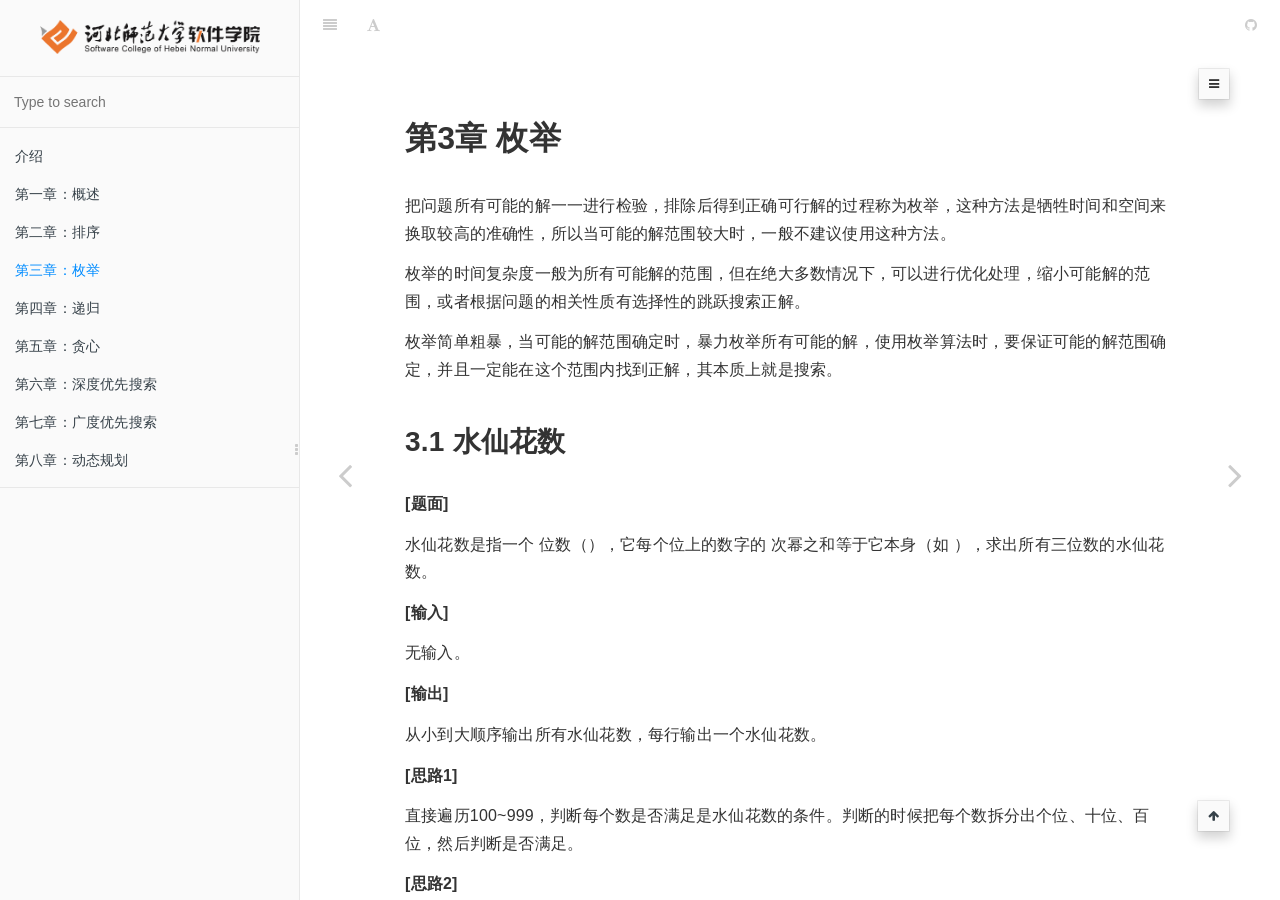
<file: slides/ch03.html>
<!DOCTYPE HTML>
<html lang="zh-hans" >
    <head>
        <title>第三章：枚举 · 算法分析与设计</title>
        <meta charset="UTF-8">
        <meta http-equiv="X-UA-Compatible" content="IE=edge" />
        <meta content="text/html; charset=utf-8" http-equiv="Content-Type">
        <meta name="description" content="">
        <meta name="generator" content="GitBook 3.0.0">
        <meta name="author" content="Eetze">
        
        
    
    <link rel="stylesheet" href="../gitbook/style.css">

    
            
                
                <link rel="stylesheet" href="../gitbook/gitbook-plugin-folding-chapters/folding-chapters.css">
                
            
                
                <link rel="stylesheet" href="../gitbook/gitbook-plugin-prism/prism-ghcolors.css">
                
            
                
                <link rel="stylesheet" href="../gitbook/gitbook-plugin-splitter/splitter.css">
                
            
                
                <link rel="stylesheet" href="../gitbook/gitbook-plugin-search-plus/search.css">
                
            
                
                <link rel="stylesheet" href="../gitbook/gitbook-plugin-anchor-navigation-ex/style/plugin.css">
                
            
                
                <link rel="stylesheet" href="../gitbook/gitbook-plugin-fancybox/jquery.fancybox.css">
                
            
                
                <link rel="stylesheet" href="../gitbook/gitbook-plugin-fancybox/jquery.fancybox-buttons.css">
                
            
                
                <link rel="stylesheet" href="../gitbook/gitbook-plugin-insert-logo-link-style/plugin.css">
                
            
                
                <link rel="stylesheet" href="../gitbook/gitbook-plugin-tbfed-pagefooter/footer.css">
                
            
                
                <link rel="stylesheet" href="../gitbook/gitbook-plugin-code/plugin.css">
                
            
                
                <link rel="stylesheet" href="../gitbook/gitbook-plugin-click-reveal/click_reveal.css">
                
            
                
                <link rel="stylesheet" href="../gitbook/gitbook-plugin-accordion/accordion.css">
                
            
                
                <link rel="stylesheet" href="../gitbook/gitbook-plugin-fontsettings/website.css">
                
            
        

    

    
        
        <link rel="stylesheet" href="../styles/website.css">
        
    

        
    
    
    
    <meta name="HandheldFriendly" content="true"/>
    <meta name="viewport" content="width=device-width, initial-scale=1, user-scalable=no">
    <meta name="apple-mobile-web-app-capable" content="yes">
    <meta name="apple-mobile-web-app-status-bar-style" content="black">
    <link rel="apple-touch-icon-precomposed" sizes="152x152" href="../gitbook/images/apple-touch-icon-precomposed-152.png">
    <link rel="shortcut icon" href="../gitbook/images/favicon.ico" type="image/x-icon">

    
    <link rel="next" href="ch04.html" />
    
    
    <link rel="prev" href="ch02.html" />
    

    
        <link rel="shortcut icon" href='../images/favicon.ico' type="image/x-icon">
    
    
        <link rel="bookmark" href='../images/favicon.ico' type="image/x-icon">
    
    
        <link rel="apple-touch-icon" href='../images/apple-touch-icon.png'>
    
    
        
        <link rel="apple-touch-icon" sizes="120x120" href="../images/apple-touch-icon-120x120.png">
        
        <link rel="apple-touch-icon" sizes="180x180" href="../images/apple-touch-icon-180x180.png">
        
    

    </head>
    <body>
        
<div class="book">
    <div class="book-summary">
        
            
<div id="book-search-input" role="search">
    <input type="text" placeholder="Type to search" />
</div>

            
                <nav role="navigation">
                


<ul class="summary">
    
    

    

    
        
        
    
        <li class="chapter " data-level="1" data-path="../">
            
                <a href="../">
            
                    
                    介绍
            
                </a>
            

            
        </li>
    
        <li class="chapter " data-level="2" data-path="ch01.html">
            
                <a href="ch01.html">
            
                    
                    第一章：概述
            
                </a>
            

            
        </li>
    
        <li class="chapter " data-level="3" data-path="ch02.html">
            
                <a href="ch02.html">
            
                    
                    第二章：排序
            
                </a>
            

            
        </li>
    
        <li class="chapter active" data-level="4" data-path="ch03.html">
            
                <a href="ch03.html">
            
                    
                    第三章：枚举
            
                </a>
            

            
        </li>
    
        <li class="chapter " data-level="5" data-path="ch04.html">
            
                <a href="ch04.html">
            
                    
                    第四章：递归
            
                </a>
            

            
        </li>
    
        <li class="chapter " data-level="6" data-path="ch05.html">
            
                <a href="ch05.html">
            
                    
                    第五章：贪心
            
                </a>
            

            
        </li>
    
        <li class="chapter " data-level="7" data-path="ch06.html">
            
                <a href="ch06.html">
            
                    
                    第六章：深度优先搜索
            
                </a>
            

            
        </li>
    
        <li class="chapter " data-level="8" data-path="ch07.html">
            
                <a href="ch07.html">
            
                    
                    第七章：广度优先搜索
            
                </a>
            

            
        </li>
    
        <li class="chapter " data-level="9" data-path="ch08.html">
            
                <a href="ch08.html">
            
                    
                    第八章：动态规划
            
                </a>
            

            
        </li>
    

    

    <li class="divider"></li>

    <li>
        <a href="https://www.gitbook.com" target="blank" class="gitbook-link">
            Published with GitBook
        </a>
    </li>
</ul>


                </nav>
            
        
    </div>

    <div class="book-body">
        
            <div class="body-inner">
                
                    

<div class="book-header" role="navigation">
    

    <!-- Title -->
    <h1>
        <i class="fa fa-circle-o-notch fa-spin"></i>
        <a href=".." >第三章：枚举</a>
    </h1>
</div>




                    <div class="page-wrapper" tabindex="-1" role="main">
                        <div class="page-inner">
                            
<div class="search-plus" id="book-search-results">
    <div class="search-noresults">
    
                                <section class="normal markdown-section">
                                
                                <div id="anchor-navigation-ex-navbar"><i class="fa fa-navicon"></i><ul><li><span class="title-icon "></span><a href="#&#x7B2C;3&#x7AE0;-&#x679A;&#x4E3E;"><b></b>&#x7B2C;3&#x7AE0; &#x679A;&#x4E3E;</a></li><ul><li><span class="title-icon "></span><a href="#31-&#x6C34;&#x4ED9;&#x82B1;&#x6570;"><b></b>3.1 &#x6C34;&#x4ED9;&#x82B1;&#x6570;</a></li><li><span class="title-icon "></span><a href="#32-&#x767E;&#x94B1;&#x4E70;&#x767E;&#x9E21;"><b></b>3.2 &#x767E;&#x94B1;&#x4E70;&#x767E;&#x9E21;</a></li><li><span class="title-icon "></span><a href="#33-&#x5B8C;&#x7F8E;&#x7ACB;&#x65B9;"><b></b>3.3 &#x5B8C;&#x7F8E;&#x7ACB;&#x65B9;</a></li><li><span class="title-icon "></span><a href="#34-&#x751F;&#x7406;&#x5468;&#x671F;"><b></b>3.4 &#x751F;&#x7406;&#x5468;&#x671F;</a></li><li><span class="title-icon "></span><a href="#35-&#x5047;&#x5E01;&#x95EE;&#x9898;"><b></b>3.5 &#x5047;&#x5E01;&#x95EE;&#x9898;</a></li><li><span class="title-icon "></span><a href="#36-&#x731C;&#x6570;&#x5B57;"><b></b>3.6 &#x731C;&#x6570;&#x5B57;</a></li><li><span class="title-icon "></span><a href="#37-&#x7184;&#x706F;&#x95EE;&#x9898;"><b></b>3.7 &#x7184;&#x706F;&#x95EE;&#x9898;</a></li></ul></ul></div><a href="#&#x7B2C;3&#x7AE0;-&#x679A;&#x4E3E;" id="anchorNavigationExGoTop"><i class="fa fa-arrow-up"></i></a><h1 id="&#x7B2C;3&#x7AE0;-&#x679A;&#x4E3E;"><a name="&#x7B2C;3&#x7AE0;-&#x679A;&#x4E3E;" class="anchor-navigation-ex-anchor" href="#&#x7B2C;3&#x7AE0;-&#x679A;&#x4E3E;"><i class="fa fa-link" aria-hidden="true"></i></a>&#x7B2C;3&#x7AE0; &#x679A;&#x4E3E;</h1>
<p>&#x628A;&#x95EE;&#x9898;&#x6240;&#x6709;&#x53EF;&#x80FD;&#x7684;&#x89E3;&#x4E00;&#x4E00;&#x8FDB;&#x884C;&#x68C0;&#x9A8C;&#xFF0C;&#x6392;&#x9664;&#x540E;&#x5F97;&#x5230;&#x6B63;&#x786E;&#x53EF;&#x884C;&#x89E3;&#x7684;&#x8FC7;&#x7A0B;&#x79F0;&#x4E3A;&#x679A;&#x4E3E;&#xFF0C;&#x8FD9;&#x79CD;&#x65B9;&#x6CD5;&#x662F;&#x727A;&#x7272;&#x65F6;&#x95F4;&#x548C;&#x7A7A;&#x95F4;&#x6765;&#x6362;&#x53D6;&#x8F83;&#x9AD8;&#x7684;&#x51C6;&#x786E;&#x6027;&#xFF0C;&#x6240;&#x4EE5;&#x5F53;&#x53EF;&#x80FD;&#x7684;&#x89E3;&#x8303;&#x56F4;&#x8F83;&#x5927;&#x65F6;&#xFF0C;&#x4E00;&#x822C;&#x4E0D;&#x5EFA;&#x8BAE;&#x4F7F;&#x7528;&#x8FD9;&#x79CD;&#x65B9;&#x6CD5;&#x3002;</p>
<p>&#x679A;&#x4E3E;&#x7684;&#x65F6;&#x95F4;&#x590D;&#x6742;&#x5EA6;&#x4E00;&#x822C;&#x4E3A;&#x6240;&#x6709;&#x53EF;&#x80FD;&#x89E3;&#x7684;&#x8303;&#x56F4;&#xFF0C;&#x4F46;&#x5728;&#x7EDD;&#x5927;&#x591A;&#x6570;&#x60C5;&#x51B5;&#x4E0B;&#xFF0C;&#x53EF;&#x4EE5;&#x8FDB;&#x884C;&#x4F18;&#x5316;&#x5904;&#x7406;&#xFF0C;&#x7F29;&#x5C0F;&#x53EF;&#x80FD;&#x89E3;&#x7684;&#x8303;&#x56F4;&#xFF0C;&#x6216;&#x8005;&#x6839;&#x636E;&#x95EE;&#x9898;&#x7684;&#x76F8;&#x5173;&#x6027;&#x8D28;&#x6709;&#x9009;&#x62E9;&#x6027;&#x7684;&#x8DF3;&#x8DC3;&#x641C;&#x7D22;&#x6B63;&#x89E3;&#x3002;</p>
<p>&#x679A;&#x4E3E;&#x7B80;&#x5355;&#x7C97;&#x66B4;&#xFF0C;&#x5F53;&#x53EF;&#x80FD;&#x7684;&#x89E3;&#x8303;&#x56F4;&#x786E;&#x5B9A;&#x65F6;&#xFF0C;&#x66B4;&#x529B;&#x679A;&#x4E3E;&#x6240;&#x6709;&#x53EF;&#x80FD;&#x7684;&#x89E3;&#xFF0C;&#x4F7F;&#x7528;&#x679A;&#x4E3E;&#x7B97;&#x6CD5;&#x65F6;&#xFF0C;&#x8981;&#x4FDD;&#x8BC1;&#x53EF;&#x80FD;&#x7684;&#x89E3;&#x8303;&#x56F4;&#x786E;&#x5B9A;&#xFF0C;&#x5E76;&#x4E14;&#x4E00;&#x5B9A;&#x80FD;&#x5728;&#x8FD9;&#x4E2A;&#x8303;&#x56F4;&#x5185;&#x627E;&#x5230;&#x6B63;&#x89E3;&#xFF0C;&#x5176;&#x672C;&#x8D28;&#x4E0A;&#x5C31;&#x662F;&#x641C;&#x7D22;&#x3002;</p>
<h2 id="31-&#x6C34;&#x4ED9;&#x82B1;&#x6570;"><a name="31-&#x6C34;&#x4ED9;&#x82B1;&#x6570;" class="anchor-navigation-ex-anchor" href="#31-&#x6C34;&#x4ED9;&#x82B1;&#x6570;"><i class="fa fa-link" aria-hidden="true"></i></a>3.1 &#x6C34;&#x4ED9;&#x82B1;&#x6570;</h2>
<p><strong>[&#x9898;&#x9762;]</strong></p>
<p>&#x6C34;&#x4ED9;&#x82B1;&#x6570;&#x662F;&#x6307;&#x4E00;&#x4E2A; <script type="math/tex; ">n</script> &#x4F4D;&#x6570;&#xFF08;<script type="math/tex; ">n \geq 3</script>&#xFF09;&#xFF0C;&#x5B83;&#x6BCF;&#x4E2A;&#x4F4D;&#x4E0A;&#x7684;&#x6570;&#x5B57;&#x7684; <script type="math/tex; ">n</script> &#x6B21;&#x5E42;&#x4E4B;&#x548C;&#x7B49;&#x4E8E;&#x5B83;&#x672C;&#x8EAB;&#xFF08;&#x5982; <script type="math/tex; ">1^3+5^3+3^3=153</script> &#xFF09;&#xFF0C;&#x6C42;&#x51FA;&#x6240;&#x6709;&#x4E09;&#x4F4D;&#x6570;&#x7684;&#x6C34;&#x4ED9;&#x82B1;&#x6570;&#x3002;</p>
<p><strong>[&#x8F93;&#x5165;]</strong></p>
<p>&#x65E0;&#x8F93;&#x5165;&#x3002;</p>
<p><strong>[&#x8F93;&#x51FA;]</strong></p>
<p>&#x4ECE;&#x5C0F;&#x5230;&#x5927;&#x987A;&#x5E8F;&#x8F93;&#x51FA;&#x6240;&#x6709;&#x6C34;&#x4ED9;&#x82B1;&#x6570;&#xFF0C;&#x6BCF;&#x884C;&#x8F93;&#x51FA;&#x4E00;&#x4E2A;&#x6C34;&#x4ED9;&#x82B1;&#x6570;&#x3002;</p>
<p><strong>[&#x601D;&#x8DEF;1]</strong></p>
<p>&#x76F4;&#x63A5;&#x904D;&#x5386;100~999&#xFF0C;&#x5224;&#x65AD;&#x6BCF;&#x4E2A;&#x6570;&#x662F;&#x5426;&#x6EE1;&#x8DB3;&#x662F;&#x6C34;&#x4ED9;&#x82B1;&#x6570;&#x7684;&#x6761;&#x4EF6;&#x3002;&#x5224;&#x65AD;&#x7684;&#x65F6;&#x5019;&#x628A;&#x6BCF;&#x4E2A;&#x6570;&#x62C6;&#x5206;&#x51FA;&#x4E2A;&#x4F4D;&#x3001;&#x5341;&#x4F4D;&#x3001;&#x767E;&#x4F4D;&#xFF0C;&#x7136;&#x540E;&#x5224;&#x65AD;&#x662F;&#x5426;&#x6EE1;&#x8DB3;&#x3002;</p>
<p><strong>[&#x601D;&#x8DEF;2]</strong></p>
<p>&#x5229;&#x7528;&#x4E09;&#x91CD;&#x5FAA;&#x73AF;&#xFF0C;&#x5206;&#x522B;&#x6A21;&#x62DF;&#x4E2A;&#x4F4D;&#x3001;&#x5341;&#x4F4D;&#x3001;&#x767E;&#x4F4D;&#xFF0C;&#x7136;&#x540E;&#x8F93;&#x51FA;&#x6EE1;&#x8DB3;&#x6761;&#x4EF6;&#x7684;&#x6570;&#x3002;</p>
<h2 id="32-&#x767E;&#x94B1;&#x4E70;&#x767E;&#x9E21;"><a name="32-&#x767E;&#x94B1;&#x4E70;&#x767E;&#x9E21;" class="anchor-navigation-ex-anchor" href="#32-&#x767E;&#x94B1;&#x4E70;&#x767E;&#x9E21;"><i class="fa fa-link" aria-hidden="true"></i></a>3.2 &#x767E;&#x94B1;&#x4E70;&#x767E;&#x9E21;</h2>
<p><strong>[&#x9898;&#x9762;]</strong></p>
<p>&#x5143;&#x524D;&#x4E94;&#x4E16;&#x7EAA;&#xFF0C;&#x6211;&#x56FD;&#x53E4;&#x4EE3;&#x6570;&#x5B66;&#x5BB6;&#x5F20;&#x4E18;&#x5EFA;&#x5728;&#x300A;&#x7B97;&#x7ECF;&#x300B;&#x4E00;&#x4E66;&#x4E2D;&#x63D0;&#x51FA;&#x4E86;&#x201C;&#x767E;&#x9E21;&#x95EE;&#x9898;&#x201D;&#xFF1A;&#x9E21;&#x7FC1;&#x4E00;&#x503C;&#x94B1;&#x4E94;&#xFF0C;&#x9E21;&#x6BCD;&#x4E00;&#x503C;&#x94B1;&#x4E09;&#xFF0C;&#x9E21;&#x96CF;&#x4E09;&#x503C;&#x94B1;&#x4E00;&#x3002;&#x767E;&#x94B1;&#x4E70;&#x767E;&#x9E21;&#xFF0C;&#x95EE;&#x9E21;&#x7FC1;&#x3001;&#x9E21;&#x6BCD;&#x3001;&#x9E21;&#x96CF;&#x5404;&#x51E0;&#x4F55;&#xFF1F;</p>
<p>&#x672C;&#x7A0B;&#x5E8F;&#x8981;&#x6C42;&#x89E3;&#x7684;&#x95EE;&#x9898;&#x662F;&#xFF1A;&#x7ED9;&#x5B9A;&#x4E00;&#x4E2A;&#x6B63;&#x6574;&#x6570;<script type="math/tex; ">n</script>&#xFF0C;&#x7528;<script type="math/tex; ">n</script>&#x6587;&#x94B1;&#x4E70;<script type="math/tex; ">n</script>&#x53EA;&#x9E21;&#xFF0C;&#x95EE;&#x516C;&#x9E21;&#x3001;&#x6BCD;&#x9E21;&#x3001;&#x5C0F;&#x9E21;&#x5404;&#x4E70;&#x591A;&#x5C11;&#x53EA;&#xFF1F;</p>
<p><strong>[&#x8F93;&#x5165;]</strong></p>
<p>&#x8F93;&#x5165;&#x4E00;&#x4E2A;&#x6B63;&#x6574;&#x6570; <script type="math/tex; ">n(n<=100)</script>&#x3002;</p>
<p><strong>[&#x8F93;&#x51FA;]</strong></p>
<p>&#x5982;&#x679C;&#x6709;&#x89E3;&#xFF0C;&#x6BCF;&#x79CD;&#x7EC4;&#x5408;&#x5360;&#x4E00;&#x884C;&#xFF0C;&#x5305;&#x542B;&#x516C;&#x9E21;&#x3001;&#x6BCD;&#x9E21;&#x3001;&#x5C0F;&#x9E21;&#x7684;&#x4E2A;&#x6570;&#xFF0C;&#x7528;&#x6B63;&#x6574;&#x6570;&#x8868;&#x793A;&#xFF0C;&#x6BCF;&#x4E2A;&#x6570;&#x636E;&#x5360;4&#x5217;&#x3002;&#x516C;&#x9E21;&#x6BCD;&#x9E21;&#x5C0F;&#x9E21;&#x4E2A;&#x6570;&#x5747;&#x5927;&#x4E8E;&#x7B49;&#x4E8E;0&#xFF0C;&#x6309;&#x516C;&#x9E21;&#x6570;&#x76EE;&#x4ECE;&#x5C0F;&#x5230;&#x5927;&#x8F93;&#x51FA;&#xFF0C;&#x516C;&#x9E21;&#x6570;&#x76EE;&#x76F8;&#x540C;&#x6309;&#x6BCD;&#x9E21;&#x6570;&#x76EE;&#x4ECE;&#x5C0F;&#x5230;&#x5927;&#x8F93;&#x51FA;&#xFF0C;&#x4EE5;&#x6B64;&#x7C7B;&#x63A8;&#x3002;&#x5982;&#x679C;&#x65E0;&#x89E3;&#xFF0C;&#x8F93;&#x51FA;&#x201C;No Answer&#x201D;&#x3002;</p>
<p><strong>[&#x6837;&#x4F8B;&#x8F93;&#x5165;]</strong></p>
<pre class="language-"><code>100
</code></pre><p><strong>[&#x6837;&#x4F8B;&#x8F93;&#x51FA;]</strong></p>
<pre class="language-"><code>0 25 75
4 18 78
8 11 81
12 4 84
</code></pre><p><strong>[&#x601D;&#x8DEF;1]</strong></p>
<p>&#x6839;&#x636E;&#x9898;&#x610F;&#xFF0C;&#x5047;&#x8BBE; <script type="math/tex; "> x </script> &#x53EA;&#x516C;&#x9E21;&#xFF0C; <script type="math/tex; "> y </script> &#x53EA;&#x6BCD;&#x9E21;&#xFF0C;<script type="math/tex; "> z </script> &#x53EA;&#x5C0F;&#x9E21;&#xFF0C;&#x53EF;&#x4EE5;&#x5F97;&#x5230;&#x65B9;&#x7A0B;&#x7EC4;</p>
<p><script type="math/tex; ">
\begin{cases}  
	5x+3y+z/3 = n \\
	x+y+z = n
\end{cases}
</script></p>
<p>&#x5176;&#x4E2D;&#xFF0C; <script type="math/tex; "> 0 \leq x,y,z \leq n \ \ \& \& \ \ z \% 3 == 0 </script> &#xFF0C;&#x7136;&#x540E;&#x53EF;&#x4EE5;&#x5BF9;&#x5176;&#x8FDB;&#x884C;&#x4E00;&#x4E00;&#x679A;&#x4E3E;&#x3002;</p>
<p><strong>[&#x601D;&#x8DEF;2]</strong></p>
<p>&#x901A;&#x8FC7;&#x5DF2;&#x77E5;&#x6761;&#x4EF6;&#x5BF9;&#x65B9;&#x6CD5;1&#x8FDB;&#x884C;&#x4F18;&#x5316;&#xFF0C;&#x51CF;&#x5C11;&#x679A;&#x4E3E;&#x6B21;&#x6570;&#x3002;3&#x79CD;&#x9E21;&#x7684;&#x603B;&#x6570;&#x662F;&#x56FA;&#x5B9A;&#x7684;&#xFF0C;&#x53EA;&#x9700;&#x8981;&#x679A;&#x4E3E;&#x516C;&#x9E21;&#x548C;&#x6BCD;&#x9E21;&#xFF0C;&#x5373;&#x53EF;&#x786E;&#x5B9A;&#x5C0F;&#x9E21;&#x7684;&#x6570;&#x91CF; <script type="math/tex; ">z == n-x-y</script> &#xFF0C;&#x8FD9;&#x6837;&#x5C31;&#x7F29;&#x5C0F;&#x4E86;&#x679A;&#x4E3E;&#x8303;&#x56F4;&#xFF0C;&#x53BB;&#x6389;&#x4E00;&#x4E2A;&#x672A;&#x77E5;&#x6570;&#xFF0C;&#x5F97;&#x5230;</p>
<p><script type="math/tex; ">
\begin{cases}
	7x+4y=n \\
	x+y+z=n
\end{cases}
</script></p>
<p>&#x5176;&#x4E2D;&#xFF0C; <script type="math/tex; ">0 \leq x,y,z \leq n \ \ \& \ \ z \% 3 == 0</script> &#x4E2D;&#x7684; <script type="math/tex; ">x</script> &#x503C;&#x53EF;&#x4EE5;&#x7F29;&#x5C0F;&#x8303;&#x56F4;&#x4E3A; <script type="math/tex; ">0 \leq x \leq \frac{n}{4}</script> &#x3002;</p>
<p><strong>[&#x53C2;&#x8003;&#x4EE3;&#x7801;]</strong></p>
<pre class="language-"><code class="lang-cpp"><span class="token macro property">#<span class="token directive keyword">include</span> <span class="token string">&lt;stdio.h&gt;</span></span>

<span class="token keyword">int</span> <span class="token function">main</span><span class="token punctuation">(</span><span class="token keyword">void</span><span class="token punctuation">)</span> <span class="token punctuation">{</span>
    <span class="token keyword">int</span> n<span class="token punctuation">,</span> x<span class="token punctuation">,</span> y<span class="token punctuation">,</span> z<span class="token punctuation">;</span>
    <span class="token function">scanf</span><span class="token punctuation">(</span><span class="token string">&quot;%d&quot;</span><span class="token punctuation">,</span> <span class="token operator">&amp;</span>n<span class="token punctuation">)</span><span class="token punctuation">;</span>
    <span class="token keyword">for</span><span class="token punctuation">(</span>x<span class="token operator">=</span><span class="token number">0</span><span class="token punctuation">;</span> x<span class="token operator">&lt;=</span>n<span class="token operator">/</span><span class="token number">4</span><span class="token punctuation">;</span> <span class="token operator">++</span>x<span class="token punctuation">)</span> <span class="token punctuation">{</span>
        y <span class="token operator">=</span> n<span class="token operator">-</span><span class="token number">7</span><span class="token operator">*</span>x<span class="token punctuation">;</span>
        <span class="token keyword">if</span><span class="token punctuation">(</span>y<span class="token operator">%</span><span class="token number">4</span><span class="token operator">==</span><span class="token number">0</span> <span class="token operator">&amp;&amp;</span> y<span class="token operator">&gt;=</span><span class="token number">0</span><span class="token punctuation">)</span> <span class="token punctuation">{</span>
            y <span class="token operator">/=</span> <span class="token number">4</span><span class="token punctuation">;</span>
            z <span class="token operator">=</span> <span class="token number">100</span><span class="token operator">-</span>x<span class="token operator">-</span>y<span class="token punctuation">;</span>
            <span class="token keyword">if</span><span class="token punctuation">(</span>z<span class="token operator">%</span><span class="token number">3</span><span class="token operator">==</span><span class="token number">0</span> <span class="token operator">&amp;&amp;</span> <span class="token number">5</span><span class="token operator">*</span>x<span class="token operator">+</span><span class="token number">3</span><span class="token operator">*</span>y<span class="token operator">+</span>z<span class="token operator">/</span><span class="token number">3</span><span class="token operator">==</span>n<span class="token punctuation">)</span>
                <span class="token function">printf</span><span class="token punctuation">(</span><span class="token string">&quot;%d %d %d\n&quot;</span><span class="token punctuation">,</span> x<span class="token punctuation">,</span> y<span class="token punctuation">,</span> z<span class="token punctuation">)</span><span class="token punctuation">;</span>
        <span class="token punctuation">}</span>
    <span class="token punctuation">}</span>

    <span class="token keyword">return</span> <span class="token number">0</span><span class="token punctuation">;</span>
<span class="token punctuation">}</span>
</code></pre>
<h2 id="33-&#x5B8C;&#x7F8E;&#x7ACB;&#x65B9;"><a name="33-&#x5B8C;&#x7F8E;&#x7ACB;&#x65B9;" class="anchor-navigation-ex-anchor" href="#33-&#x5B8C;&#x7F8E;&#x7ACB;&#x65B9;"><i class="fa fa-link" aria-hidden="true"></i></a>3.3 &#x5B8C;&#x7F8E;&#x7ACB;&#x65B9;</h2>
<p><strong>[&#x9898;&#x9762;]</strong></p>
<p>&#x5F62;&#x5982; <script type="math/tex; "> a^3 = b^3 + c^3 + d^3 </script> &#x7684;&#x7B49;&#x5F0F;&#x88AB;&#x79F0;&#x4E3A;&#x5B8C;&#x7F8E;&#x7ACB;&#x65B9;&#x7B49;&#x5F0F;&#x3002;&#x4F8B;&#x5982; <script type="math/tex; "> 12^3 = 6^3 + 8^3 + 10^3</script>  &#x3002;&#x7F16;&#x5199;&#x4E00;&#x4E2A;&#x7A0B;&#x5E8F;&#xFF0C;&#x5BF9;&#x4EFB;&#x7ED9;&#x7684;&#x6B63;&#x6574;&#x6570; <script type="math/tex; ">N(N \leq 100)</script> &#xFF0C;&#x5BFB;&#x627E;&#x6240;&#x6709;&#x7684;&#x56DB;&#x5143;&#x7EC4; <script type="math/tex; ">(a, b, c, d)</script> &#xFF0C;&#x4F7F;&#x5F97; <script type="math/tex; ">a^3= b^3 + c^3 + d^3</script> &#xFF0C;&#x5176;&#x4E2D;<script type="math/tex; ">a</script>,<script type="math/tex; ">b</script>,<script type="math/tex; ">c</script>,<script type="math/tex; ">d</script> &#x5927;&#x4E8E; 1, &#x5C0F;&#x4E8E;&#x7B49;&#x4E8E;<script type="math/tex; ">N</script>&#xFF0C;&#x4E14; <script type="math/tex; ">b \leq c \leq d</script>&#x3002;</p>
<p><strong>[&#x8F93;&#x5165;]</strong></p>
<p>&#x4E00;&#x4E2A;&#x6B63;&#x6574;&#x6570; <script type="math/tex; ">N (N \leq 100)</script>&#x3002;</p>
<p><strong>[&#x9898;&#x9762;]</strong></p>
<p>&#x6BCF;&#x884C;&#x8F93;&#x51FA;&#x4E00;&#x4E2A;&#x5B8C;&#x7F8E;&#x7ACB;&#x65B9;&#x3002;</p>
<p>&#x8F93;&#x51FA;&#x683C;&#x5F0F;&#x4E3A;&#xFF1A; Cube = a, Triple = (b,c,d) &#x5176;&#x4E2D;<script type="math/tex; ">a</script>&#xFF0C;<script type="math/tex; ">b</script>&#xFF0C;<script type="math/tex; ">c</script>&#xFF0C;<script type="math/tex; ">d</script>&#x6240;&#x5728;&#x4F4D;&#x7F6E;&#x5206;&#x522B;&#x7528;&#x5B9E;&#x9645;&#x6C42;&#x51FA;&#x56DB;&#x5143;&#x7EC4;&#x503C;&#x4EE3;&#x5165;&#x3002; </p>
<p>&#x8BF7;&#x6309;&#x7167;<script type="math/tex; ">a</script>&#x7684;&#x503C;&#xFF0C;&#x4ECE;&#x5C0F;&#x5230;&#x5927;&#x4F9D;&#x6B21;&#x8F93;&#x51FA;&#x3002;&#x5F53;&#x4E24;&#x4E2A;&#x5B8C;&#x7F8E;&#x7ACB;&#x65B9;&#x7B49;&#x5F0F;&#x4E2D;a&#x7684;&#x503C;&#x76F8;&#x540C;&#xFF0C;&#x5219;<script type="math/tex; ">b</script>&#x503C;&#x5C0F;&#x7684;&#x4F18;&#x5148;&#x8F93;&#x51FA;&#xFF0C;&#x4ECD;&#x76F8;&#x540C;&#x5219;<script type="math/tex; ">c</script>&#x503C;&#x5C0F;&#x7684;&#x4F18;&#x5148;&#x8F93;&#x51FA;&#xFF0C;&#x518D;&#x76F8;&#x540C;&#x5219;<script type="math/tex; ">d</script>&#x503C;&#x5C0F;&#x7684;&#x5148;&#x8F93;&#x51FA;&#x3002;</p>
<p><strong>[&#x6837;&#x4F8B;&#x8F93;&#x5165;]</strong></p>
<pre class="language-"><code>24
</code></pre><p><strong>[&#x6837;&#x4F8B;&#x8F93;&#x51FA;]</strong></p>
<pre class="language-"><code>Cube = 6, Triple = (3,4,5)
Cube = 12, Triple = (6,8,10)
Cube = 18, Triple = (2,12,16)
Cube = 18, Triple = (9,12,15)
Cube = 19, Triple = (3,10,18)
Cube = 20, Triple = (7,14,17)
Cube = 24, Triple = (12,16,20)
</code></pre><p><strong>[&#x601D;&#x8DEF;]</strong></p>
<p>&#x4F7F;&#x7528;&#x56DB;&#x91CD;&#x5FAA;&#x73AF;&#x679A;&#x4E3E;a&#x3001;b&#x3001;c&#x3001;d&#xFF0C;a&#x5728;&#x6700;&#x5916;&#x5C42;&#xFF0C;d&#x5728;&#x6700;&#x91CC;&#x5C42;&#xFF0C;&#x6BCF;&#x4E00;&#x5C42;&#x90FD;&#x662F;&#x4ECE;&#x5C0F;&#x5230;&#x5927;&#x679A;&#x4E3E;&#x3002;</p>
<ul>
<li>a&#x7684;&#x679A;&#x4E3E;&#x8303;&#x56F4;&#xFF1A;<script type="math/tex; ">[ 2, N ]</script></li>
<li>b&#x7684;&#x679A;&#x4E3E;&#x8303;&#x56F4;&#xFF1A;<script type="math/tex; ">[ 2, a-1 ]</script></li>
<li>c&#x7684;&#x679A;&#x4E3E;&#x8303;&#x56F4;&#xFF1A;<script type="math/tex; ">[ b, a-1 ]</script></li>
<li>d&#x7684;&#x679A;&#x4E3E;&#x8303;&#x56F4;&#xFF1A;<script type="math/tex; ">[ c, a-1 ]​</script></li>
</ul>
<p><strong>[&#x53C2;&#x8003;&#x4EE3;&#x7801;]</strong></p>
<pre class="language-"><code class="lang-cpp"><span class="token macro property">#<span class="token directive keyword">include</span> <span class="token string">&lt;stdio.h&gt;</span></span>

<span class="token keyword">int</span> <span class="token function">main</span><span class="token punctuation">(</span><span class="token keyword">void</span><span class="token punctuation">)</span> <span class="token punctuation">{</span>
    <span class="token keyword">int</span> n<span class="token punctuation">;</span>
    <span class="token function">scanf</span><span class="token punctuation">(</span><span class="token string">&quot;%d&quot;</span><span class="token punctuation">,</span> <span class="token operator">&amp;</span>n<span class="token punctuation">)</span><span class="token punctuation">;</span>
    <span class="token keyword">for</span><span class="token punctuation">(</span><span class="token keyword">int</span> a<span class="token operator">=</span><span class="token number">2</span><span class="token punctuation">;</span> a<span class="token operator">&lt;=</span>n<span class="token punctuation">;</span> <span class="token operator">++</span>a<span class="token punctuation">)</span> 
        <span class="token keyword">for</span><span class="token punctuation">(</span><span class="token keyword">int</span> b<span class="token operator">=</span><span class="token number">2</span><span class="token punctuation">;</span> b<span class="token operator">&lt;</span>a<span class="token punctuation">;</span> <span class="token operator">++</span>b<span class="token punctuation">)</span>
            <span class="token keyword">for</span><span class="token punctuation">(</span><span class="token keyword">int</span> c<span class="token operator">=</span>b<span class="token punctuation">;</span> c<span class="token operator">&lt;</span>a<span class="token punctuation">;</span> <span class="token operator">++</span>c<span class="token punctuation">)</span>
                <span class="token keyword">for</span><span class="token punctuation">(</span><span class="token keyword">int</span> d<span class="token operator">=</span>c<span class="token punctuation">;</span> d<span class="token operator">&lt;</span>a<span class="token punctuation">;</span> <span class="token operator">++</span>d<span class="token punctuation">)</span>
                    <span class="token keyword">if</span><span class="token punctuation">(</span>a<span class="token operator">*</span>a<span class="token operator">*</span>a <span class="token operator">==</span> b<span class="token operator">*</span>b<span class="token operator">*</span>b <span class="token operator">+</span> c<span class="token operator">*</span>c<span class="token operator">*</span>c <span class="token operator">+</span> d<span class="token operator">*</span>d<span class="token operator">*</span>d<span class="token punctuation">)</span>
                        <span class="token function">printf</span><span class="token punctuation">(</span><span class="token string">&quot;Cube = %d, Tripe = (%d,%d,%d)\n&quot;</span><span class="token punctuation">,</span> a<span class="token punctuation">,</span> b<span class="token punctuation">,</span> c<span class="token punctuation">,</span> d<span class="token punctuation">)</span><span class="token punctuation">;</span>
    <span class="token keyword">return</span> <span class="token number">0</span><span class="token punctuation">;</span>
<span class="token punctuation">}</span>
</code></pre>
<h2 id="34-&#x751F;&#x7406;&#x5468;&#x671F;"><a name="34-&#x751F;&#x7406;&#x5468;&#x671F;" class="anchor-navigation-ex-anchor" href="#34-&#x751F;&#x7406;&#x5468;&#x671F;"><i class="fa fa-link" aria-hidden="true"></i></a>3.4 &#x751F;&#x7406;&#x5468;&#x671F;</h2>
<p><strong>[&#x9898;&#x9762;]</strong></p>
<p>&#x4EBA;&#x751F;&#x6765;&#x5C31;&#x6709;&#x4E09;&#x4E2A;&#x751F;&#x7406;&#x5468;&#x671F;&#xFF0C;&#x5206;&#x522B;&#x4E3A;&#x4F53;&#x529B;&#x3001;&#x611F;&#x60C5;&#x548C;&#x667A;&#x529B;&#x5468;&#x671F;&#xFF0C;&#x5B83;&#x4EEC;&#x7684;&#x5468;&#x671F;&#x957F;&#x5EA6;&#x4E3A;23&#x5929;&#x3001;28&#x5929;&#x548C;33&#x5929;&#x3002;&#x6BCF;&#x4E00;&#x4E2A;&#x5468;&#x671F;&#x4E2D;&#x6709;&#x4E00;&#x5929;&#x662F;&#x9AD8;&#x5CF0;&#x3002;&#x5728;&#x9AD8;&#x5CF0;&#x8FD9;&#x5929;&#xFF0C;&#x4EBA;&#x4F1A;&#x5728;&#x76F8;&#x5E94;&#x7684;&#x65B9;&#x9762;&#x8868;&#x73B0;&#x51FA;&#x8272;&#x3002;&#x4F8B;&#x5982;&#xFF0C;&#x667A;&#x529B;&#x5468;&#x671F;&#x7684;&#x9AD8;&#x5CF0;&#xFF0C;&#x4EBA;&#x4F1A;&#x601D;&#x7EF4;&#x654F;&#x6377;&#xFF0C;&#x7CBE;&#x529B;&#x5BB9;&#x6613;&#x9AD8;&#x5EA6;&#x96C6;&#x4E2D;&#x3002;&#x56E0;&#x4E3A;&#x4E09;&#x4E2A;&#x5468;&#x671F;&#x7684;&#x5468;&#x957F;&#x4E0D;&#x540C;&#xFF0C;&#x6240;&#x4EE5;&#x901A;&#x5E38;&#x4E09;&#x4E2A;&#x5468;&#x671F;&#x7684;&#x9AD8;&#x5CF0;&#x4E0D;&#x4F1A;&#x843D;&#x5728;&#x540C;&#x4E00;&#x5929;&#x3002;&#x5BF9;&#x4E8E;&#x6BCF;&#x4E2A;&#x4EBA;&#xFF0C;&#x6211;&#x4EEC;&#x60F3;&#x77E5;&#x9053;&#x4F55;&#x65F6;&#x4E09;&#x4E2A;&#x9AD8;&#x5CF0;&#x843D;&#x5728;&#x540C;&#x4E00;&#x5929;&#x3002;&#x5BF9;&#x4E8E;&#x6BCF;&#x4E2A;&#x5468;&#x671F;&#xFF0C;&#x6211;&#x4EEC;&#x4F1A;&#x7ED9;&#x51FA;&#x4ECE;&#x5F53;&#x524D;&#x5E74;&#x4EFD;&#x7684;&#x7B2C;&#x4E00;&#x5929;&#x5F00;&#x59CB;&#xFF0C;&#x5230;&#x51FA;&#x73B0;&#x9AD8;&#x5CF0;&#x7684;&#x5929;&#x6570;&#xFF08;&#x4E0D;&#x4E00;&#x5B9A;&#x662F;&#x7B2C;&#x4E00;&#x6B21;&#x9AD8;&#x5CF0;&#x51FA;&#x73B0;&#x7684;&#x65F6;&#x95F4;&#xFF09;&#x3002;&#x4F60;&#x7684;&#x4EFB;&#x52A1;&#x662F;&#x7ED9;&#x5B9A;&#x4E00;&#x4E2A;&#x4ECE;&#x5F53;&#x5E74;&#x7B2C;&#x4E00;&#x5929;&#x5F00;&#x59CB;&#x6570;&#x7684;&#x5929;&#x6570;&#xFF0C;&#x8F93;&#x51FA;&#x4ECE;&#x7ED9;&#x5B9A;&#x65F6;&#x95F4;&#x5F00;&#x59CB;&#xFF08;&#x4E0D;&#x5305;&#x62EC;&#x7ED9;&#x5B9A;&#x65F6;&#x95F4;&#xFF09;&#x4E0B;&#x4E00;&#x6B21;&#x4E09;&#x4E2A;&#x9AD8;&#x5CF0;&#x843D;&#x5728;&#x540C;&#x4E00;&#x5929;&#x7684;&#x65F6;&#x95F4;&#xFF08;&#x8DDD;&#x7ED9;&#x5B9A;&#x65F6;&#x95F4;&#x7684;&#x5929;&#x6570;&#xFF09;&#x3002;&#x4F8B;&#x5982;&#xFF1A;&#x7ED9;&#x5B9A;&#x65F6;&#x95F4;&#x4E3A;10&#xFF0C;&#x4E0B;&#x6B21;&#x51FA;&#x73B0;&#x4E09;&#x4E2A;&#x9AD8;&#x5CF0;&#x540C;&#x5929;&#x7684;&#x65F6;&#x95F4;&#x662F;12&#xFF0C;&#x5219;&#x8F93;&#x51FA;2&#xFF08;&#x6CE8;&#x610F;&#x8FD9;&#x91CC;&#x4E0D;&#x662F;3&#xFF09;&#x3002; </p>
<p><strong>[&#x8F93;&#x5165;]</strong></p>
<p>&#x591A;&#x7EC4;&#x6570;&#x636E;&#x3002;&#x4E00;&#x884C;&#x5305;&#x542B;&#x56DB;&#x4E2A;&#x6574;&#x6570;&#xFF1A;<script type="math/tex; ">p</script>, <script type="math/tex; ">e</script>, <script type="math/tex; ">i</script>&#x548C;<script type="math/tex; ">d</script>&#xFF0C;&#x76F8;&#x90BB;&#x4E24;&#x4E2A;&#x6574;&#x6570;&#x4E4B;&#x95F4;&#x7528;&#x5355;&#x4E2A;&#x7A7A;&#x683C;&#x9694;&#x5F00;&#x3002; <script type="math/tex; ">p</script>, <script type="math/tex; ">e</script>, <script type="math/tex; ">i</script>&#x5206;&#x522B;&#x8868;&#x793A;&#x4F53;&#x529B;&#x3001;&#x60C5;&#x611F;&#x548C;&#x667A;&#x529B;&#x9AD8;&#x5CF0;&#x51FA;&#x73B0;&#x7684;&#x65F6;&#x95F4;&#xFF08;&#x65F6;&#x95F4;&#x4ECE;&#x5F53;&#x5E74;&#x7684;&#x7B2C;&#x4E00;&#x5929;&#x5F00;&#x59CB;&#x8BA1;&#x7B97;&#xFF09;&#x3002;<script type="math/tex; ">d</script> &#x662F;&#x7ED9;&#x5B9A;&#x7684;&#x65F6;&#x95F4;&#xFF0C;&#x53EF;&#x80FD;&#x5C0F;&#x4E8E;<script type="math/tex; ">p</script>, <script type="math/tex; ">e</script>, &#x6216; <script type="math/tex; ">i</script>&#x3002; &#x6240;&#x6709;&#x7ED9;&#x5B9A;&#x65F6;&#x95F4;&#x662F;&#x975E;&#x8D1F;&#x7684;&#x5E76;&#x4E14;&#x5C0F;&#x4E8E;&#x7B49;&#x4E8E;365, &#x6240;&#x6C42;&#x7684;&#x65F6;&#x95F4;&#x5C0F;&#x4E8E;&#x7B49;&#x4E8E;21252&#x3002;</p>
<p><strong>[&#x8F93;&#x51FA;]</strong></p>
<p>&#x5BF9;&#x6BCF;&#x7EC4;&#x6570;&#x636E;&#x8F93;&#x51FA;&#x4E00;&#x884C;&#xFF0C;&#x6BCF;&#x884C;&#x4E00;&#x4E2A;&#x6574;&#x6570;&#xFF0C;&#x5373;&#x4ECE;&#x7ED9;&#x5B9A;&#x65F6;&#x95F4;&#x8D77;&#xFF0C;&#x4E0B;&#x4E00;&#x6B21;&#x4E09;&#x4E2A;&#x9AD8;&#x5CF0;&#x540C;&#x5929;&#x7684;&#x65F6;&#x95F4;&#xFF08;&#x8DDD;&#x79BB;&#x7ED9;&#x5B9A;&#x65F6;&#x95F4;&#x7684;&#x5929;&#x6570;&#xFF09;&#x3002;</p>
<p><strong>[&#x6837;&#x4F8B;&#x8F93;&#x5165;]</strong></p>
<pre class="language-"><code>0 0 0 0 
0 0 0 100 
5 20 34 325 
4 5 6 7 
283 102 23 320 
203 301 203 40
</code></pre><p><strong>[&#x6837;&#x4F8B;&#x8F93;&#x51FA;]</strong></p>
<pre class="language-"><code>21252
21152 
19575
16994
8910
10789
</code></pre><p><strong>[&#x601D;&#x8DEF;]</strong></p>
<p>&#x4ECE;d+1&#x5929;&#x5F00;&#x59CB;&#xFF0C;&#x4E00;&#x76F4;&#x8BD5;&#x5230;&#x7B2C;21252&#x5929;&#xFF0C;&#x5BF9;&#x5176;&#x4E2D;&#x6BCF;&#x4E2A;&#x65E5;&#x671F;k&#xFF0C;&#x770B;&#x662F;&#x5426;&#x6EE1;&#x8DB3;&#x5982;&#x4E0B;&#x6761;&#x4EF6;&#x3002;</p>
<p><script type="math/tex; ">(k-p) \% 23 == 0 \ \ \&\&\ \ (k-e) \% 28 == 0 \ \ \&\& \ \ (k-i) \% 33 == 0</script></p>
<p>&#x6839;&#x636E;&#x9898;&#x610F;&#xFF0C;&#x5BF9;&#x7B97;&#x6CD5;&#x8FDB;&#x884C;&#x4F18;&#x5316;&#x5373;&#x53EF;&#x3002;</p>
<p><strong>[&#x53C2;&#x8003;&#x4EE3;&#x7801;]</strong></p>
<pre class="language-"><code class="lang-cpp"><span class="token macro property">#<span class="token directive keyword">include</span> <span class="token string">&lt;stdio.h&gt;</span></span>

<span class="token keyword">int</span> <span class="token function">main</span><span class="token punctuation">(</span><span class="token keyword">void</span><span class="token punctuation">)</span> <span class="token punctuation">{</span>
    <span class="token keyword">int</span> p<span class="token punctuation">,</span> e<span class="token punctuation">,</span> i<span class="token punctuation">,</span> d<span class="token punctuation">;</span>
    <span class="token keyword">while</span><span class="token punctuation">(</span><span class="token operator">~</span><span class="token function">scanf</span><span class="token punctuation">(</span><span class="token string">&quot;%d %d %d %d&quot;</span><span class="token punctuation">,</span> <span class="token operator">&amp;</span>p<span class="token punctuation">,</span> <span class="token operator">&amp;</span>e<span class="token punctuation">,</span> <span class="token operator">&amp;</span>i<span class="token punctuation">,</span> <span class="token operator">&amp;</span>d<span class="token punctuation">)</span><span class="token punctuation">)</span> <span class="token punctuation">{</span>
        <span class="token keyword">int</span> k<span class="token punctuation">;</span>
        <span class="token keyword">for</span><span class="token punctuation">(</span>k<span class="token operator">=</span>d<span class="token operator">+</span><span class="token number">1</span><span class="token punctuation">;</span> <span class="token punctuation">(</span>k<span class="token operator">-</span>p<span class="token punctuation">)</span><span class="token operator">%</span><span class="token number">23</span><span class="token punctuation">;</span> <span class="token operator">++</span>k<span class="token punctuation">)</span><span class="token punctuation">;</span>
        <span class="token keyword">for</span><span class="token punctuation">(</span><span class="token punctuation">;</span> <span class="token punctuation">(</span>k<span class="token operator">-</span>e<span class="token punctuation">)</span><span class="token operator">%</span><span class="token number">28</span><span class="token punctuation">;</span> k<span class="token operator">+=</span><span class="token number">23</span><span class="token punctuation">)</span><span class="token punctuation">;</span>
        <span class="token keyword">for</span><span class="token punctuation">(</span><span class="token punctuation">;</span> <span class="token punctuation">(</span>k<span class="token operator">-</span>i<span class="token punctuation">)</span><span class="token operator">%</span><span class="token number">33</span><span class="token punctuation">;</span> k<span class="token operator">+=</span><span class="token number">23</span><span class="token operator">*</span><span class="token number">28</span><span class="token punctuation">)</span><span class="token punctuation">;</span>
        <span class="token function">printf</span><span class="token punctuation">(</span><span class="token string">&quot;%d\n&quot;</span><span class="token punctuation">,</span> k<span class="token operator">-</span>d<span class="token punctuation">)</span><span class="token punctuation">;</span>
    <span class="token punctuation">}</span>
    <span class="token keyword">return</span> <span class="token number">0</span><span class="token punctuation">;</span>
<span class="token punctuation">}</span>
</code></pre>
<h2 id="35-&#x5047;&#x5E01;&#x95EE;&#x9898;"><a name="35-&#x5047;&#x5E01;&#x95EE;&#x9898;" class="anchor-navigation-ex-anchor" href="#35-&#x5047;&#x5E01;&#x95EE;&#x9898;"><i class="fa fa-link" aria-hidden="true"></i></a>3.5 &#x5047;&#x5E01;&#x95EE;&#x9898;</h2>
<p>&#x8D5B;&#x5229;&#x6709;12&#x679A;&#x94F6;&#x5E01;&#x3002;&#x5176;&#x4E2D;&#x6709;11&#x679A;&#x771F;&#x5E01;&#x548C;1&#x679A;&#x5047;&#x5E01;&#x3002;&#x5047;&#x5E01;&#x770B;&#x8D77;&#x6765;&#x548C;&#x771F;&#x5E01;&#x6CA1;&#x6709;&#x533A;&#x522B;&#xFF0C;&#x4F46;&#x662F;&#x91CD;&#x91CF;&#x4E0D;&#x540C;&#x3002;&#x4F46;&#x8D5B;&#x5229;&#x4E0D;&#x77E5;&#x9053;&#x5047;&#x5E01;&#x6BD4;&#x771F;&#x5E01;&#x8F7B;&#x8FD8;&#x662F;&#x91CD;&#x3002;&#x4E8E;&#x662F;&#x4ED6;&#x5411;&#x670B;&#x53CB;&#x501F;&#x4E86;&#x4E00;&#x67B6;&#x5929;&#x5E73;&#x3002;&#x670B;&#x53CB;&#x5E0C;&#x671B;&#x8D5B;&#x5229;&#x79F0;&#x4E09;&#x6B21;&#x5C31;&#x80FD;&#x627E;&#x51FA;&#x5047;&#x5E01;&#x5E76;&#x4E14;&#x786E;&#x5B9A;&#x5047;&#x5E01;&#x662F;&#x8F7B;&#x662F;&#x91CD;&#x3002;&#x4F8B;&#x5982;&#xFF1A;&#x5982;&#x679C;&#x8D5B;&#x5229;&#x7528;&#x5929;&#x5E73;&#x79F0;&#x4E24;&#x679A;&#x786C;&#x5E01;&#xFF0C;&#x53D1;&#x73B0;&#x5929;&#x5E73;&#x5E73;&#x8861;&#xFF0C;&#x8BF4;&#x660E;&#x4E24;&#x679A;&#x90FD;&#x662F;&#x771F;&#x7684;&#x3002;&#x5982;&#x679C;&#x8D5B;&#x5229;&#x7528;&#x4E00;&#x679A;&#x771F;&#x5E01;&#x4E0E;&#x53E6;&#x4E00;&#x679A;&#x94F6;&#x5E01;&#x6BD4;&#x8F83;&#xFF0C;&#x53D1;&#x73B0;&#x5B83;&#x6BD4;&#x771F;&#x5E01;&#x8F7B;&#x6216;&#x91CD;&#xFF0C;&#x8BF4;&#x660E;&#x5B83;&#x662F;&#x5047;&#x5E01;&#x3002;&#x7ECF;&#x8FC7;&#x7CBE;&#x5FC3;&#x5B89;&#x6392;&#x6BCF;&#x6B21;&#x7684;&#x79F0;&#x91CF;&#xFF0C;&#x8D5B;&#x5229;&#x4FDD;&#x8BC1;&#x5728;&#x79F0;&#x4E09;&#x6B21;&#x540E;&#x786E;&#x5B9A;&#x5047;&#x5E01;&#x3002;</p>
<p><strong>[&#x8F93;&#x5165;]</strong></p>
<p>&#x7B2C;&#x4E00;&#x884C;&#x6709;&#x4E00;&#x4E2A;&#x6570;&#x5B57;<script type="math/tex; ">n</script>&#xFF0C;&#x8868;&#x793A;&#x6709;<script type="math/tex; ">n</script>&#x7EC4;&#x6D4B;&#x8BD5;&#x7528;&#x4F8B;&#x3002;</p>
<p>&#x5BF9;&#x4E8E;&#x6BCF;&#x7EC4;&#x6D4B;&#x8BD5;&#x7528;&#x4F8B;&#xFF1A;</p>
<p>&#x8F93;&#x5165;&#x6709;&#x4E09;&#x884C;&#xFF0C;&#x6BCF;&#x884C;&#x8868;&#x793A;&#x4E00;&#x6B21;&#x79F0;&#x91CF;&#x7684;&#x7ED3;&#x679C;&#x3002;&#x8D5B;&#x5229;&#x4E8B;&#x5148;&#x5C06;&#x94F6;&#x5E01;&#x6807;&#x53F7;&#x4E3A;A-L&#x3002;&#x6BCF;&#x6B21;&#x79F0;&#x91CF;&#x7684;&#x7ED3;&#x679C;&#x7528;&#x4E09;&#x4E2A;&#x4EE5;&#x7A7A;&#x683C;&#x9694;&#x5F00;&#x7684;&#x5B57;&#x7B26;&#x4E32;&#x8868;&#x793A;&#xFF1A;&#x5929;&#x5E73;&#x5DE6;&#x8FB9;&#x653E;&#x7F6E;&#x7684;&#x786C;&#x5E01; &#x5929;&#x5E73;&#x53F3;&#x8FB9;&#x653E;&#x7F6E;&#x7684;&#x786C;&#x5E01; &#x5E73;&#x8861;&#x72B6;&#x6001;&#x3002;&#x5176;&#x4E2D;&#x5E73;&#x8861;&#x72B6;&#x6001;&#x7528;&quot;up&quot;&#xFF0C;&quot;down&quot;&#xFF0C; &#x6216; &quot;even&quot;&#x8868;&#x793A;&#xFF0C;&#x5206;&#x522B;&#x4E3A;&#x53F3;&#x7AEF;&#x9AD8;&#x3001;&#x53F3;&#x7AEF;&#x4F4E;&#x548C;&#x5E73;&#x8861;&#x3002;&#x5929;&#x5E73;&#x5DE6;&#x53F3;&#x7684;&#x786C;&#x5E01;&#x6570;&#x603B;&#x662F;&#x76F8;&#x7B49;&#x7684;&#x3002;</p>
<p><strong>[&#x8F93;&#x51FA;]</strong></p>
<p>&#x8F93;&#x51FA;&#x54EA;&#x4E00;&#x4E2A;&#x6807;&#x53F7;&#x7684;&#x94F6;&#x5E01;&#x662F;&#x5047;&#x5E01;&#xFF0C;&#x5E76;&#x8BF4;&#x660E;&#x5B83;&#x6BD4;&#x771F;&#x5E01;&#x8F7B;&#x8FD8;&#x662F;&#x91CD;(heavy or light)&#x3002;</p>
<p><strong>[&#x6837;&#x4F8B;&#x8F93;&#x5165;]</strong></p>
<pre class="language-"><code>1 
ABCD EFGH even 
ABCI EFJK up 
ABIJ EFGH even
</code></pre><p><strong>[&#x6837;&#x4F8B;&#x8F93;&#x51FA;]</strong></p>
<pre class="language-"><code>K is the counterfeit coin and it is light.
</code></pre><p><strong>[&#x601D;&#x8DEF;]</strong></p>
<p>&#x5BF9;&#x6BCF;&#x4E00;&#x679A;&#x786C;&#x5E01;&#x5148;&#x5047;&#x8BBE;&#x5B83;&#x662F;&#x8F7B;&#x7684;&#xFF0C;&#x770B;&#x8FD9;&#x6837;&#x662F;&#x5426;&#x7B26;&#x5408;&#x79F0;&#x91CD;&#x7684;&#x7ED3;&#x679C;&#xFF0C;&#x5982;&#x679C;&#x7B26;&#x5408;&#xFF0C;&#x95EE;&#x9898;&#x5373;&#x89E3;&#x51B3;&#x3002;&#x5982;&#x679C;&#x4E0D;&#x7B26;&#x5408;&#xFF0C;&#x5C31;&#x5047;&#x8BBE;&#x5B83;&#x662F;&#x91CD;&#x7684;&#xFF0C;&#x770B;&#x662F;&#x5426;&#x7B26;&#x5408;&#x79F0;&#x91CD;&#x7684;&#x7ED3;&#x679C;&#x3002;&#x628A;&#x6240;&#x6709;&#x7684;&#x786C;&#x5E01;&#x90FD;&#x8BD5;&#x4E00;&#x904D;&#xFF0C;&#x4E00;&#x5B9A;&#x80FD;&#x627E;&#x5230;&#x7279;&#x6B8A;&#x7684;&#x786C;&#x5E01;&#x3002;</p>
<p><strong>[&#x53C2;&#x8003;&#x4EE3;&#x7801;]</strong></p>
<pre class="language-"><code class="lang-cpp"><span class="token macro property">#<span class="token directive keyword">include</span> <span class="token string">&lt;stdio.h&gt;</span></span>
<span class="token macro property">#<span class="token directive keyword">include</span> <span class="token string">&lt;string.h&gt;</span></span>

<span class="token keyword">char</span> left<span class="token punctuation">[</span><span class="token number">3</span><span class="token punctuation">]</span><span class="token punctuation">[</span><span class="token number">13</span><span class="token punctuation">]</span><span class="token punctuation">;</span>    <span class="token comment">// &#x5929;&#x5E73;&#x5DE6;&#x8FB9;&#x7684;&#x786C;&#x5E01;</span>
<span class="token keyword">char</span> right<span class="token punctuation">[</span><span class="token number">3</span><span class="token punctuation">]</span><span class="token punctuation">[</span><span class="token number">13</span><span class="token punctuation">]</span><span class="token punctuation">;</span>   <span class="token comment">// &#x5929;&#x5E73;&#x53F3;&#x8FB9;&#x7684;&#x786C;&#x5E01;</span>
<span class="token keyword">char</span> result<span class="token punctuation">[</span><span class="token number">3</span><span class="token punctuation">]</span><span class="token punctuation">[</span><span class="token number">6</span><span class="token punctuation">]</span><span class="token punctuation">;</span>   <span class="token comment">// &#x7ED3;&#x679C;</span>

<span class="token comment">// light&#x4E3A;1&#x8868;&#x793A;&#x5047;&#x8BBE;&#x5047;&#x5E01;&#x4E3A;&#x8F7B;&#xFF0C;0&#x8868;&#x793A;&#x4E3A;&#x91CD;</span>
<span class="token keyword">int</span> <span class="token function">isFake</span><span class="token punctuation">(</span><span class="token keyword">char</span> c<span class="token punctuation">,</span> <span class="token keyword">int</span> light<span class="token punctuation">)</span> <span class="token punctuation">{</span>
    <span class="token keyword">for</span><span class="token punctuation">(</span><span class="token keyword">int</span> i<span class="token operator">=</span><span class="token number">0</span><span class="token punctuation">;</span> i<span class="token operator">&lt;</span><span class="token number">3</span><span class="token punctuation">;</span> <span class="token operator">++</span>i<span class="token punctuation">)</span> <span class="token punctuation">{</span>
        <span class="token keyword">char</span> <span class="token operator">*</span> pLeft<span class="token punctuation">,</span> <span class="token operator">*</span>pRight<span class="token punctuation">;</span>
        <span class="token keyword">if</span><span class="token punctuation">(</span>light<span class="token punctuation">)</span> <span class="token punctuation">{</span>
            pLeft <span class="token operator">=</span> left<span class="token punctuation">[</span>i<span class="token punctuation">]</span><span class="token punctuation">;</span>
            pRight <span class="token operator">=</span> right<span class="token punctuation">[</span>i<span class="token punctuation">]</span><span class="token punctuation">;</span>
        <span class="token punctuation">}</span> <span class="token keyword">else</span> <span class="token punctuation">{</span>
            pLeft <span class="token operator">=</span> right<span class="token punctuation">[</span>i<span class="token punctuation">]</span><span class="token punctuation">;</span>
            pRight <span class="token operator">=</span> left<span class="token punctuation">[</span>i<span class="token punctuation">]</span><span class="token punctuation">;</span>
        <span class="token punctuation">}</span>

        <span class="token keyword">switch</span><span class="token punctuation">(</span>result<span class="token punctuation">[</span>i<span class="token punctuation">]</span><span class="token punctuation">[</span><span class="token number">0</span><span class="token punctuation">]</span><span class="token punctuation">)</span> <span class="token punctuation">{</span>
        <span class="token keyword">case</span> <span class="token string">&apos;u&apos;</span><span class="token operator">:</span>
            <span class="token keyword">if</span><span class="token punctuation">(</span><span class="token function">strchr</span><span class="token punctuation">(</span>pRight<span class="token punctuation">,</span> c<span class="token punctuation">)</span> <span class="token operator">==</span> <span class="token constant">NULL</span><span class="token punctuation">)</span>
                <span class="token keyword">return</span> <span class="token number">0</span><span class="token punctuation">;</span>
            <span class="token keyword">break</span><span class="token punctuation">;</span>
        <span class="token keyword">case</span> <span class="token string">&apos;d&apos;</span><span class="token operator">:</span>
            <span class="token keyword">if</span><span class="token punctuation">(</span><span class="token function">strchr</span><span class="token punctuation">(</span>pLeft<span class="token punctuation">,</span> c<span class="token punctuation">)</span> <span class="token operator">==</span> <span class="token constant">NULL</span><span class="token punctuation">)</span>
                <span class="token keyword">return</span> <span class="token number">0</span><span class="token punctuation">;</span>
            <span class="token keyword">break</span><span class="token punctuation">;</span>
        <span class="token keyword">case</span> <span class="token string">&apos;e&apos;</span><span class="token operator">:</span>
            <span class="token keyword">if</span><span class="token punctuation">(</span><span class="token function">strchr</span><span class="token punctuation">(</span>pLeft<span class="token punctuation">,</span> c<span class="token punctuation">)</span> <span class="token operator">||</span> <span class="token function">strchr</span><span class="token punctuation">(</span>pRight<span class="token punctuation">,</span> c<span class="token punctuation">)</span><span class="token punctuation">)</span>
                <span class="token keyword">return</span> <span class="token number">0</span><span class="token punctuation">;</span>
            <span class="token keyword">break</span><span class="token punctuation">;</span>
        <span class="token punctuation">}</span>
    <span class="token punctuation">}</span>
    <span class="token keyword">return</span> <span class="token number">1</span><span class="token punctuation">;</span>
<span class="token punctuation">}</span>


<span class="token keyword">int</span> <span class="token function">main</span><span class="token punctuation">(</span><span class="token keyword">void</span><span class="token punctuation">)</span> <span class="token punctuation">{</span>
    <span class="token keyword">int</span> n<span class="token punctuation">;</span>
    <span class="token function">scanf</span><span class="token punctuation">(</span><span class="token string">&quot;%d&quot;</span><span class="token punctuation">,</span> <span class="token operator">&amp;</span>n<span class="token punctuation">)</span><span class="token punctuation">;</span>
    <span class="token keyword">while</span><span class="token punctuation">(</span>n<span class="token operator">--</span><span class="token punctuation">)</span> <span class="token punctuation">{</span>
        <span class="token keyword">for</span><span class="token punctuation">(</span><span class="token keyword">int</span> i<span class="token operator">=</span><span class="token number">0</span><span class="token punctuation">;</span> i<span class="token operator">&lt;</span><span class="token number">3</span><span class="token punctuation">;</span> <span class="token operator">++</span>i<span class="token punctuation">)</span>
            <span class="token function">scanf</span><span class="token punctuation">(</span><span class="token string">&quot;%s %s %s&quot;</span><span class="token punctuation">,</span> left<span class="token punctuation">[</span>i<span class="token punctuation">]</span><span class="token punctuation">,</span> right<span class="token punctuation">[</span>i<span class="token punctuation">]</span><span class="token punctuation">,</span> result<span class="token punctuation">[</span>i<span class="token punctuation">]</span><span class="token punctuation">)</span><span class="token punctuation">;</span>
        <span class="token keyword">for</span><span class="token punctuation">(</span><span class="token keyword">char</span> c<span class="token operator">=</span><span class="token string">&apos;A&apos;</span><span class="token punctuation">;</span> c<span class="token operator">&lt;=</span><span class="token string">&apos;L&apos;</span><span class="token punctuation">;</span> <span class="token operator">++</span>c<span class="token punctuation">)</span> <span class="token punctuation">{</span>
            <span class="token keyword">if</span><span class="token punctuation">(</span><span class="token function">isFake</span><span class="token punctuation">(</span>c<span class="token punctuation">,</span> <span class="token number">1</span><span class="token punctuation">)</span><span class="token punctuation">)</span> <span class="token punctuation">{</span>
                <span class="token function">printf</span><span class="token punctuation">(</span><span class="token string">&quot;%c is the counterfeit coin and it is light\n&quot;</span><span class="token punctuation">,</span> c<span class="token punctuation">)</span><span class="token punctuation">;</span>
                <span class="token keyword">break</span><span class="token punctuation">;</span>
            <span class="token punctuation">}</span> 
            <span class="token keyword">else</span> <span class="token keyword">if</span> <span class="token punctuation">(</span><span class="token function">isFake</span><span class="token punctuation">(</span>c<span class="token punctuation">,</span> <span class="token number">0</span><span class="token punctuation">)</span><span class="token punctuation">)</span> <span class="token punctuation">{</span>
                <span class="token function">printf</span><span class="token punctuation">(</span><span class="token string">&quot;%c is the counterfeit coin and it is heavy\n&quot;</span><span class="token punctuation">,</span> c<span class="token punctuation">)</span><span class="token punctuation">;</span>
                <span class="token keyword">break</span><span class="token punctuation">;</span>
            <span class="token punctuation">}</span>
        <span class="token punctuation">}</span>
    <span class="token punctuation">}</span>

    <span class="token keyword">return</span> <span class="token number">0</span><span class="token punctuation">;</span>
<span class="token punctuation">}</span>
</code></pre>
<h2 id="36-&#x731C;&#x6570;&#x5B57;"><a name="36-&#x731C;&#x6570;&#x5B57;" class="anchor-navigation-ex-anchor" href="#36-&#x731C;&#x6570;&#x5B57;"><i class="fa fa-link" aria-hidden="true"></i></a>3.6 &#x731C;&#x6570;&#x5B57;</h2>
<p><strong>[&#x9898;&#x9762;]</strong></p>
<p>&#x731C;&#x6570;&#x5B57;&#x6E38;&#x620F;&#x662F;gameboy&#x6700;&#x559C;&#x6B22;&#x7684;&#x6E38;&#x620F;&#x4E4B;&#x4E00;&#x3002;&#x6E38;&#x620F;&#x7684;&#x89C4;&#x5219;&#x662F;&#x8FD9;&#x6837;&#x7684;&#xFF1A;&#x8BA1;&#x7B97;&#x673A;&#x968F;&#x673A;&#x4EA7;&#x751F;&#x4E00;&#x4E2A;&#x56DB;&#x4F4D;&#x6570;&#xFF0C;&#x7136;&#x540E;&#x73A9;&#x5BB6;&#x731C;&#x8FD9;&#x4E2A;&#x56DB;&#x4F4D;&#x6570;&#x662F;&#x4EC0;&#x4E48;&#x3002;&#x6BCF;&#x731C;&#x4E00;&#x4E2A;&#x6570;&#xFF0C;&#x8BA1;&#x7B97;&#x673A;&#x90FD;&#x4F1A;&#x544A;&#x8BC9;&#x73A9;&#x5BB6;&#x731C;&#x5BF9;&#x51E0;&#x4E2A;&#x6570;&#x5B57;&#xFF0C;&#x5176;&#x4E2D;&#x6709;&#x51E0;&#x4E2A;&#x6570;&#x5B57;&#x5728;&#x6B63;&#x786E;&#x7684;&#x4F4D;&#x7F6E;&#x4E0A;&#x3002;</p>
<p>&#x6BD4;&#x5982;&#x8BA1;&#x7B97;&#x673A;&#x968F;&#x673A;&#x4EA7;&#x751F;&#x7684;&#x6570;&#x5B57;&#x4E3A;1122&#x3002;&#x5982;&#x679C;&#x73A9;&#x5BB6;&#x731C;1234,&#x56E0;&#x4E3A;1,2&#x8FD9;&#x4E24;&#x4E2A;&#x6570;&#x5B57;&#x540C;&#x65F6;&#x5B58;&#x5728;&#x4E8E;&#x8FD9;&#x4E24;&#x4E2A;&#x6570;&#x4E2D;&#xFF0C;&#x800C;&#x4E14;1&#x5728;&#x8FD9;&#x4E24;&#x4E2A;&#x6570;&#x4E2D;&#x7684;&#x4F4D;&#x7F6E;&#x662F;&#x76F8;&#x540C;&#x7684;&#xFF0C;&#x6240;&#x4EE5;&#x8BA1;&#x7B97;&#x673A;&#x4F1A;&#x544A;&#x8BC9;&#x73A9;&#x5BB6;&#x731C;&#x5BF9;&#x4E86;2&#x4E2A;&#x6570;&#x5B57;&#xFF0C;&#x5176;&#x4E2D;&#x4E00;&#x4E2A;&#x5728;&#x6B63;&#x786E;&#x7684;&#x4F4D;&#x7F6E;&#x3002;&#x5982;&#x679C;&#x73A9;&#x5BB6;&#x731C;1111,&#x90A3;&#x4E48;&#x8BA1;&#x7B97;&#x673A;&#x4F1A;&#x544A;&#x8BC9;&#x4ED6;&#x731C;&#x5BF9;2&#x4E2A;&#x6570;&#x5B57;&#xFF0C;&#x6709;2&#x4E2A;&#x5728;&#x6B63;&#x786E;&#x7684;&#x4F4D;&#x7F6E;&#x3002;</p>
<p>&#x73B0;&#x5728;&#x7ED9;&#x4F60;&#x4E00;&#x6BB5;gameboy&#x4E0E;&#x8BA1;&#x7B97;&#x673A;&#x7684;&#x5BF9;&#x8BDD;&#x8FC7;&#x7A0B;&#xFF0C;&#x4F60;&#x7684;&#x4EFB;&#x52A1;&#x662F;&#x6839;&#x636E;&#x8FD9;&#x6BB5;&#x5BF9;&#x8BDD;&#x786E;&#x5B9A;&#x8FD9;&#x4E2A;&#x56DB;&#x4F4D;&#x6570;&#x662F;&#x4EC0;&#x4E48;&#x3002;</p>
<p><strong>[&#x8F93;&#x5165;]</strong></p>
<p>&#x8F93;&#x5165;&#x6570;&#x636E;&#x6709;&#x591A;&#x7EC4;&#x3002;&#x6BCF;&#x7EC4;&#x7684;&#x7B2C;&#x4E00;&#x884C;&#x4E3A;&#x4E00;&#x4E2A;&#x6B63;&#x6574;&#x6570;<script type="math/tex; ">N(1 \leq N \leq 100)</script>&#xFF0C;&#x8868;&#x793A;&#x5728;&#x8FD9;&#x6BB5;&#x5BF9;&#x8BDD;&#x4E2D;&#x5171;&#x6709;<script type="math/tex; ">N</script>&#x6B21;&#x95EE;&#x7B54;&#x3002;&#x5728;&#x63A5;&#x4E0B;&#x6765;&#x7684;<script type="math/tex; ">N</script>&#x884C;&#x4E2D;&#xFF0C;&#x6BCF;&#x884C;&#x4E09;&#x4E2A;&#x6574;&#x6570;<script type="math/tex; ">A</script>,<script type="math/tex; ">B</script>,<script type="math/tex; ">C</script>&#x3002;gameboy&#x731C;&#x8FD9;&#x4E2A;&#x56DB;&#x4F4D;&#x6570;&#x4E3A;<script type="math/tex; ">A</script>&#xFF0C;&#x7136;&#x540E;&#x8BA1;&#x7B97;&#x673A;&#x56DE;&#x7B54;&#x731C;&#x5BF9;&#x4E86;<script type="math/tex; ">B</script>&#x4E2A;&#x6570;&#x5B57;&#xFF0C;&#x5176;&#x4E2D;<script type="math/tex; ">C</script>&#x4E2A;&#x5728;&#x6B63;&#x786E;&#x7684;&#x4F4D;&#x7F6E;&#x4E0A;&#x3002;&#x5F53;<script type="math/tex; ">N=0</script>&#x65F6;&#xFF0C;&#x8F93;&#x5165;&#x6570;&#x636E;&#x7ED3;&#x675F;&#x3002;</p>
<p><strong>[&#x8F93;&#x51FA;]</strong></p>
<p>&#x6BCF;&#x7EC4;&#x8F93;&#x5165;&#x6570;&#x636E;&#x5BF9;&#x5E94;&#x4E00;&#x884C;&#x8F93;&#x51FA;&#x3002;&#x5982;&#x679C;&#x6839;&#x636E;&#x8FD9;&#x6BB5;&#x5BF9;&#x8BDD;&#x80FD;&#x786E;&#x5B9A;&#x8FD9;&#x4E2A;&#x56DB;&#x4F4D;&#x6570;&#xFF0C;&#x5219;&#x8F93;&#x51FA;&#x8FD9;&#x4E2A;&#x56DB;&#x4F4D;&#x6570;&#xFF0C;&#x82E5;&#x4E0D;&#x80FD;&#xFF0C;&#x5219;&#x8F93;&#x51FA;&#x201C;Not sure&#x201D;&#x3002;</p>
<p><strong>[&#x6837;&#x4F8B;&#x8F93;&#x5165;]</strong></p>
<pre class="language-"><code>6
4815 2 1
5716 1 0
7842 1 0
4901 0 0
8585 3 3
8555 3 2
2
4815 0 0
2999 3 3
0
</code></pre><p><strong>[&#x6837;&#x4F8B;&#x8F93;&#x51FA;]</strong></p>
<pre class="language-"><code>3585
Not sure
</code></pre><p><strong>[&#x601D;&#x8DEF;]</strong></p>
<p>&#x56E0;&#x4E3A;&#x968F;&#x673A;&#x4EA7;&#x751F;&#x7684;&#x6570;&#x4E00;&#x5B9A;&#x662F;&#x56DB;&#x4F4D;&#x6570;&#xFF0C;&#x6240;&#x4EE5;&#x6C42;&#x89E3;&#x8303;&#x56F4;&#x4E0D;&#x5927;&#xFF0C;&#x53EF;&#x4EE5;&#x4F7F;&#x7528;&#x679A;&#x4E3E;&#x7684;&#x65B9;&#x6CD5;&#x3002;&#x5BF9;&#x4E8E;&#x6BCF;&#x4E00;&#x4E2A;&#x56DB;&#x4F4D;&#x6570;&#xFF0C;&#x5224;&#x65AD;&#x5176;&#x662F;&#x5426;&#x4E0E;&#x8F93;&#x5165;&#x4E2D;&#x7684;&#x5BF9;&#x8BDD;&#x51B2;&#x7A81;&#xFF0C;&#x4F46;&#x662F;&#x5728;&#x627E;&#x5230;&#x4E00;&#x4E2A;&#x7B26;&#x5408;&#x6761;&#x4EF6;&#x7684;&#x6570;&#x65F6;&#xFF0C;&#x4ECD;&#x8981;&#x7EE7;&#x7EED;&#x679A;&#x4E3E;&#xFF0C;&#x6307;&#x5BFC;&#x51FA;&#x73B0;&#x7B2C;&#x4E8C;&#x4E2A;&#x7B26;&#x5408;&#x6761;&#x4EF6;&#x7684;&#x6570;&#x6216;&#x8005;&#x679A;&#x4E3E;&#x5B8C;&#x6240;&#x6709;&#x7684;&#x56DB;&#x4F4D;&#x6570;&#x65F6;&#xFF0C;&#x679A;&#x4E3E;&#x7ED3;&#x675F;&#x3002;&#x5F53;&#x6709;&#x4E24;&#x4E2A;&#x7B26;&#x5408;&#x6761;&#x4EF6;&#x7684;&#x6570;&#x6216;&#x8005;&#x679A;&#x4E3E;&#x7ED3;&#x675F;&#x90FD;&#x6CA1;&#x627E;&#x5230;&#x4E00;&#x4E2A;&#x7B26;&#x5408;&#x6761;&#x4EF6;&#x7684;&#x6570;&#x65F6;&#xFF0C;&#x8F93;&#x51FA;&#x201C;Not sure&#x201D;&#xFF0C;&#x5F53;&#x4E14;&#x4EC5;&#x6709;&#x4E00;&#x4E2A;&#x7B26;&#x5408;&#x6761;&#x4EF6;&#x6570;&#x65F6;&#xFF0C;&#x8F93;&#x51FA;&#x8FD9;&#x4E2A;&#x6570;&#x3002;</p>
<p><strong>[&#x53C2;&#x8003;&#x4EE3;&#x7801;]</strong></p>
<pre class="language-"><code class="lang-cpp"><span class="token macro property">#<span class="token directive keyword">include</span> <span class="token string">&lt;stdio.h&gt;</span></span>
<span class="token macro property">#<span class="token directive keyword">include</span> <span class="token string">&lt;string.h&gt;</span></span>

<span class="token keyword">const</span> <span class="token keyword">int</span> N <span class="token operator">=</span> <span class="token number">110</span><span class="token punctuation">;</span>
<span class="token keyword">struct</span> <span class="token class-name">Arr</span><span class="token punctuation">{</span>
    <span class="token keyword">int</span> a<span class="token punctuation">,</span>b<span class="token punctuation">,</span>c<span class="token punctuation">;</span>
<span class="token punctuation">}</span> arr<span class="token punctuation">[</span>N<span class="token punctuation">]</span><span class="token punctuation">;</span>

<span class="token keyword">int</span> hashA<span class="token punctuation">[</span><span class="token number">10</span><span class="token punctuation">]</span><span class="token punctuation">,</span> hashB<span class="token punctuation">[</span><span class="token number">10</span><span class="token punctuation">]</span><span class="token punctuation">;</span>

<span class="token keyword">int</span> <span class="token function">judge</span><span class="token punctuation">(</span><span class="token keyword">int</span> y<span class="token punctuation">,</span> <span class="token keyword">int</span> n<span class="token punctuation">)</span> <span class="token punctuation">{</span>
    <span class="token function">memset</span><span class="token punctuation">(</span>hashA<span class="token punctuation">,</span> <span class="token number">0</span><span class="token punctuation">,</span> <span class="token keyword">sizeof</span><span class="token punctuation">(</span>hashA<span class="token punctuation">)</span><span class="token punctuation">)</span><span class="token punctuation">;</span>

    <span class="token keyword">int</span> A1<span class="token punctuation">,</span> B1<span class="token punctuation">,</span> C1<span class="token punctuation">,</span> D1<span class="token punctuation">,</span> A2<span class="token punctuation">,</span> B2<span class="token punctuation">,</span> C2<span class="token punctuation">,</span> D2<span class="token punctuation">;</span>
    A1 <span class="token operator">=</span> y<span class="token operator">%</span><span class="token number">10</span><span class="token punctuation">;</span>      hashA<span class="token punctuation">[</span>A1<span class="token punctuation">]</span><span class="token operator">++</span><span class="token punctuation">;</span>
    B1 <span class="token operator">=</span> y<span class="token operator">/</span><span class="token number">10</span><span class="token operator">%</span><span class="token number">10</span><span class="token punctuation">;</span>   hashA<span class="token punctuation">[</span>B1<span class="token punctuation">]</span><span class="token operator">++</span><span class="token punctuation">;</span>
    C1 <span class="token operator">=</span> y<span class="token operator">/</span><span class="token number">100</span><span class="token operator">%</span><span class="token number">10</span><span class="token punctuation">;</span>  hashA<span class="token punctuation">[</span>C1<span class="token punctuation">]</span><span class="token operator">++</span><span class="token punctuation">;</span>
    D1 <span class="token operator">=</span> y<span class="token operator">/</span><span class="token number">1000</span><span class="token punctuation">;</span>    hashA<span class="token punctuation">[</span>D1<span class="token punctuation">]</span><span class="token operator">++</span><span class="token punctuation">;</span>

    <span class="token keyword">for</span><span class="token punctuation">(</span><span class="token keyword">int</span> i<span class="token operator">=</span><span class="token number">0</span><span class="token punctuation">;</span> i<span class="token operator">&lt;</span>n<span class="token punctuation">;</span> <span class="token operator">++</span>i<span class="token punctuation">)</span> <span class="token punctuation">{</span>
        <span class="token function">memset</span><span class="token punctuation">(</span>hashB<span class="token punctuation">,</span> <span class="token number">0</span><span class="token punctuation">,</span> <span class="token keyword">sizeof</span><span class="token punctuation">(</span>hashB<span class="token punctuation">)</span><span class="token punctuation">)</span><span class="token punctuation">;</span>

        <span class="token keyword">int</span> x <span class="token operator">=</span> arr<span class="token punctuation">[</span>i<span class="token punctuation">]</span><span class="token punctuation">.</span>a<span class="token punctuation">;</span>
        A2 <span class="token operator">=</span> x<span class="token operator">%</span><span class="token number">10</span><span class="token punctuation">;</span>      hashB<span class="token punctuation">[</span>A2<span class="token punctuation">]</span><span class="token operator">++</span><span class="token punctuation">;</span>
        B2 <span class="token operator">=</span> x<span class="token operator">/</span><span class="token number">10</span><span class="token operator">%</span><span class="token number">10</span><span class="token punctuation">;</span>   hashB<span class="token punctuation">[</span>B2<span class="token punctuation">]</span><span class="token operator">++</span><span class="token punctuation">;</span>
        C2 <span class="token operator">=</span> x<span class="token operator">/</span><span class="token number">100</span><span class="token operator">%</span><span class="token number">10</span><span class="token punctuation">;</span>  hashB<span class="token punctuation">[</span>C2<span class="token punctuation">]</span><span class="token operator">++</span><span class="token punctuation">;</span>
        D2 <span class="token operator">=</span> x<span class="token operator">/</span><span class="token number">1000</span><span class="token punctuation">;</span>    hashB<span class="token punctuation">[</span>D2<span class="token punctuation">]</span><span class="token operator">++</span><span class="token punctuation">;</span>

        <span class="token keyword">int</span> cnt1<span class="token operator">=</span><span class="token number">0</span><span class="token punctuation">,</span> cnt2<span class="token operator">=</span><span class="token number">0</span><span class="token punctuation">;</span>
        <span class="token keyword">if</span><span class="token punctuation">(</span>A1<span class="token operator">==</span>A2<span class="token punctuation">)</span> cnt1<span class="token operator">++</span><span class="token punctuation">;</span>
        <span class="token keyword">if</span><span class="token punctuation">(</span>B1<span class="token operator">==</span>B2<span class="token punctuation">)</span> cnt1<span class="token operator">++</span><span class="token punctuation">;</span>
        <span class="token keyword">if</span><span class="token punctuation">(</span>C1<span class="token operator">==</span>C2<span class="token punctuation">)</span> cnt1<span class="token operator">++</span><span class="token punctuation">;</span>
        <span class="token keyword">if</span><span class="token punctuation">(</span>D1<span class="token operator">==</span>D2<span class="token punctuation">)</span> cnt1<span class="token operator">++</span><span class="token punctuation">;</span>

        <span class="token keyword">if</span><span class="token punctuation">(</span>cnt1 <span class="token operator">!=</span> arr<span class="token punctuation">[</span>i<span class="token punctuation">]</span><span class="token punctuation">.</span>c<span class="token punctuation">)</span>
            <span class="token keyword">return</span> <span class="token number">0</span><span class="token punctuation">;</span>

        <span class="token keyword">for</span><span class="token punctuation">(</span><span class="token keyword">int</span> q<span class="token operator">=</span><span class="token number">0</span><span class="token punctuation">;</span> q<span class="token operator">&lt;</span><span class="token number">10</span><span class="token punctuation">;</span> <span class="token operator">++</span>q<span class="token punctuation">)</span>
            cnt2 <span class="token operator">+=</span> hashA<span class="token punctuation">[</span>q<span class="token punctuation">]</span><span class="token operator">&lt;</span>hashB<span class="token punctuation">[</span>q<span class="token punctuation">]</span> <span class="token operator">?</span> hashA<span class="token punctuation">[</span>q<span class="token punctuation">]</span> <span class="token operator">:</span> hashB<span class="token punctuation">[</span>q<span class="token punctuation">]</span><span class="token punctuation">;</span>

        <span class="token keyword">if</span><span class="token punctuation">(</span>cnt2 <span class="token operator">!=</span> arr<span class="token punctuation">[</span>i<span class="token punctuation">]</span><span class="token punctuation">.</span>b<span class="token punctuation">)</span>
            <span class="token keyword">return</span> <span class="token number">0</span><span class="token punctuation">;</span>
    <span class="token punctuation">}</span>
    <span class="token keyword">return</span> <span class="token number">1</span><span class="token punctuation">;</span>
<span class="token punctuation">}</span>

<span class="token keyword">int</span> <span class="token function">main</span><span class="token punctuation">(</span><span class="token keyword">void</span><span class="token punctuation">)</span> <span class="token punctuation">{</span>
    <span class="token keyword">int</span> n<span class="token punctuation">;</span>
    <span class="token keyword">while</span><span class="token punctuation">(</span><span class="token operator">~</span><span class="token function">scanf</span><span class="token punctuation">(</span><span class="token string">&quot;%d&quot;</span><span class="token punctuation">,</span> <span class="token operator">&amp;</span>n<span class="token punctuation">)</span> <span class="token operator">&amp;&amp;</span> n<span class="token punctuation">)</span> <span class="token punctuation">{</span>
        <span class="token keyword">for</span><span class="token punctuation">(</span><span class="token keyword">int</span> i<span class="token operator">=</span><span class="token number">0</span><span class="token punctuation">;</span> i<span class="token operator">&lt;</span>n<span class="token punctuation">;</span> <span class="token operator">++</span>i<span class="token punctuation">)</span>
            <span class="token function">scanf</span><span class="token punctuation">(</span><span class="token string">&quot;%d %d %d&quot;</span><span class="token punctuation">,</span> <span class="token operator">&amp;</span>arr<span class="token punctuation">[</span>i<span class="token punctuation">]</span><span class="token punctuation">.</span>a<span class="token punctuation">,</span> <span class="token operator">&amp;</span>arr<span class="token punctuation">[</span>i<span class="token punctuation">]</span><span class="token punctuation">.</span>b<span class="token punctuation">,</span> <span class="token operator">&amp;</span>arr<span class="token punctuation">[</span>i<span class="token punctuation">]</span><span class="token punctuation">.</span>c<span class="token punctuation">)</span><span class="token punctuation">;</span>
        <span class="token keyword">int</span> ans <span class="token operator">=</span> <span class="token operator">-</span><span class="token number">1</span><span class="token punctuation">;</span>
        <span class="token keyword">for</span><span class="token punctuation">(</span><span class="token keyword">int</span> i<span class="token operator">=</span><span class="token number">1000</span><span class="token punctuation">;</span> i<span class="token operator">&lt;=</span><span class="token number">9999</span><span class="token punctuation">;</span> <span class="token operator">++</span>i<span class="token punctuation">)</span> <span class="token punctuation">{</span>
            <span class="token keyword">if</span><span class="token punctuation">(</span><span class="token function">judge</span><span class="token punctuation">(</span>i<span class="token punctuation">,</span> n<span class="token punctuation">)</span><span class="token punctuation">)</span> <span class="token punctuation">{</span>
                <span class="token keyword">if</span><span class="token punctuation">(</span>ans <span class="token operator">!=</span> <span class="token operator">-</span><span class="token number">1</span><span class="token punctuation">)</span> <span class="token punctuation">{</span>
                    ans <span class="token operator">=</span> <span class="token operator">-</span><span class="token number">1</span><span class="token punctuation">;</span>
                    <span class="token keyword">break</span><span class="token punctuation">;</span>
                <span class="token punctuation">}</span>
                ans <span class="token operator">=</span> i<span class="token punctuation">;</span>
            <span class="token punctuation">}</span>
        <span class="token punctuation">}</span>
        <span class="token keyword">if</span><span class="token punctuation">(</span>ans <span class="token operator">==</span> <span class="token operator">-</span><span class="token number">1</span><span class="token punctuation">)</span>
            <span class="token function">printf</span><span class="token punctuation">(</span><span class="token string">&quot;Not sure\n&quot;</span><span class="token punctuation">)</span><span class="token punctuation">;</span>
        <span class="token keyword">else</span>
            <span class="token function">printf</span><span class="token punctuation">(</span><span class="token string">&quot;%d\n&quot;</span><span class="token punctuation">,</span> ans<span class="token punctuation">)</span><span class="token punctuation">;</span>
    <span class="token punctuation">}</span>

    <span class="token keyword">return</span> <span class="token number">0</span><span class="token punctuation">;</span>
<span class="token punctuation">}</span>
</code></pre>
<h2 id="37-&#x7184;&#x706F;&#x95EE;&#x9898;"><a name="37-&#x7184;&#x706F;&#x95EE;&#x9898;" class="anchor-navigation-ex-anchor" href="#37-&#x7184;&#x706F;&#x95EE;&#x9898;"><i class="fa fa-link" aria-hidden="true"></i></a>3.7 &#x7184;&#x706F;&#x95EE;&#x9898;</h2>
<p><strong>[&#x9898;&#x9762;]</strong></p>
<p>&#x6709;&#x4E00;&#x4E2A;&#x7531;&#x6309;&#x94AE;&#x7EC4;&#x6210;&#x7684;&#x77E9;&#x9635;&#xFF0C;&#x5176;&#x4E2D;&#x6BCF;&#x884C;&#x6709;6&#x4E2A;&#x6309;&#x94AE;&#xFF0C;&#x5171;5&#x884C;&#x3002;&#x6BCF;&#x4E2A;&#x6309;&#x94AE;&#x7684;&#x4F4D;&#x7F6E;&#x4E0A;&#x6709;&#x4E00;&#x76CF;&#x706F;&#x3002;&#x5F53;&#x6309;&#x4E0B;&#x4E00;&#x4E2A;&#x6309;&#x94AE;&#x540E;&#xFF0C;&#x8BE5;&#x6309;&#x94AE;&#x4EE5;&#x53CA;&#x5468;&#x56F4;&#x4F4D;&#x7F6E;(&#x4E0A;&#x8FB9;&#x3001;&#x4E0B;&#x8FB9;&#x3001;&#x5DE6;&#x8FB9;&#x3001;&#x53F3;&#x8FB9;)&#x7684;&#x706F;&#x90FD;&#x4F1A;&#x6539;&#x53D8;&#x4E00;&#x6B21;&#x3002;&#x5373;&#xFF0C;&#x5982;&#x679C;&#x706F;&#x539F;&#x6765;&#x662F;&#x70B9;&#x4EAE;&#x7684;&#xFF0C;&#x5C31;&#x4F1A;&#x88AB;&#x7184;&#x706D;&#xFF1B;&#x5982;&#x679C;&#x706F;&#x539F;&#x6765;&#x662F;&#x7184;&#x706D;&#x7684;&#xFF0C;&#x5219;&#x4F1A;&#x88AB;&#x70B9;&#x4EAE;&#x3002;&#x5728;&#x77E9;&#x9635;&#x89D2;&#x4E0A;&#x7684;&#x6309;&#x94AE;&#x6539;&#x53D8;3&#x76CF;&#x706F;&#x7684;&#x72B6;&#x6001;&#xFF1B;&#x5728;&#x77E9;&#x9635;&#x8FB9;&#x4E0A;&#x7684;&#x6309;&#x94AE;&#x6539;&#x53D8;4&#x76CF;&#x706F;&#x7684;&#x72B6;&#x6001;&#xFF1B;&#x5176;&#x4ED6;&#x7684;&#x6309;&#x94AE;&#x6539;&#x53D8;5&#x76CF;&#x706F;&#x7684;&#x72B6;&#x6001;&#x3002;</p>
<div style="width:450px; margin:0 auto;">     <a href="images/3-7-p1.jpg" rel="grouped" title="" target="_self" class="fancybox">
       <img src="images/3-7-p1.jpg" alt="">
     </a></div>

<p>&#x5728;&#x4E0A;&#x56FE;&#x4E2D;&#xFF0C;&#x5DE6;&#x8FB9;&#x77E9;&#x9635;&#x4E2D;&#x7528;X&#x6807;&#x8BB0;&#x7684;&#x6309;&#x94AE;&#x8868;&#x793A;&#x88AB;&#x6309;&#x4E0B;&#xFF0C;&#x53F3;&#x8FB9;&#x7684;&#x77E9;&#x9635;&#x8868;&#x793A;&#x706F;&#x72B6;&#x6001;&#x7684;&#x6539;&#x53D8;&#x3002;&#x5BF9;&#x77E9;&#x9635;&#x4E2D;&#x7684;&#x6BCF;&#x76CF;&#x706F;&#x8BBE;&#x7F6E;&#x4E00;&#x4E2A;&#x521D;&#x59CB;&#x72B6;&#x6001;&#x3002;&#x8BF7;&#x4F60;&#x6309;&#x6309;&#x94AE;&#xFF0C;&#x76F4;&#x81F3;&#x6BCF;&#x4E00;&#x76CF;&#x7B49;&#x90FD;&#x7184;&#x706D;&#x3002;&#x4E0E;&#x4E00;&#x76CF;&#x706F;&#x6BD7;&#x90BB;&#x7684;&#x591A;&#x4E2A;&#x6309;&#x94AE;&#x88AB;&#x6309;&#x4E0B;&#x65F6;&#xFF0C;&#x4E00;&#x4E2A;&#x64CD;&#x4F5C;&#x4F1A;&#x62B5;&#x6D88;&#x53E6;&#x4E00;&#x6B21;&#x64CD;&#x4F5C;&#x7684;&#x7ED3;&#x679C;&#x3002;&#x5728;&#x4E0B;&#x56FE;&#x4E2D;&#xFF0C;&#x7B2C;2&#x884C;&#x7B2C;3&#x3001;5&#x5217;&#x7684;&#x6309;&#x94AE;&#x90FD;&#x88AB;&#x6309;&#x4E0B;&#xFF0C;&#x56E0;&#x6B64;&#x7B2C;2&#x884C;&#x3001;&#x7B2C;4&#x5217;&#x7684;&#x706F;&#x7684;&#x72B6;&#x6001;&#x5C31;&#x4E0D;&#x6539;&#x53D8;&#x3002;</p>
<div style="width:450px; margin:0 auto;">     <a href="images/3-7-p2.jpg" rel="grouped" title="" target="_self" class="fancybox">
       <img src="images/3-7-p2.jpg" alt="">
     </a></div>

<p>&#x8BF7;&#x4F60;&#x5199;&#x4E00;&#x4E2A;&#x7A0B;&#x5E8F;&#xFF0C;&#x786E;&#x5B9A;&#x9700;&#x8981;&#x6309;&#x4E0B;&#x54EA;&#x4E9B;&#x6309;&#x94AE;&#xFF0C;&#x6070;&#x597D;&#x4F7F;&#x5F97;&#x6240;&#x6709;&#x7684;&#x706F;&#x90FD;&#x7184;&#x706D;&#x3002;&#x6839;&#x636E;&#x4E0A;&#x9762;&#x7684;&#x89C4;&#x5219;&#xFF0C;&#x6211;&#x4EEC;&#x77E5;&#x9053;1&#xFF09;&#x7B2C;2&#x6B21;&#x6309;&#x4E0B;&#x540C;&#x4E00;&#x4E2A;&#x6309;&#x94AE;&#x65F6;&#xFF0C;&#x5C06;&#x62B5;&#x6D88;&#x7B2C;1&#x6B21;&#x6309;&#x4E0B;&#x65F6;&#x6240;&#x4EA7;&#x751F;&#x7684;&#x7ED3;&#x679C;&#x3002;&#x56E0;&#x6B64;&#xFF0C;&#x6BCF;&#x4E2A;&#x6309;&#x94AE;&#x6700;&#x591A;&#x53EA;&#x9700;&#x8981;&#x6309;&#x4E0B;&#x4E00;&#x6B21;&#xFF1B;2&#xFF09;&#x5404;&#x4E2A;&#x6309;&#x94AE;&#x88AB;&#x6309;&#x4E0B;&#x7684;&#x987A;&#x5E8F;&#x5BF9;&#x6700;&#x7EC8;&#x7684;&#x7ED3;&#x679C;&#x6CA1;&#x6709;&#x5F71;&#x54CD;&#xFF1B;3&#xFF09;&#x5BF9;&#x7B2C;1&#x884C;&#x4E2D;&#x6BCF;&#x76CF;&#x70B9;&#x4EAE;&#x7684;&#x706F;&#xFF0C;&#x6309;&#x4E0B;&#x7B2C;2&#x884C;&#x5BF9;&#x5E94;&#x7684;&#x6309;&#x94AE;&#xFF0C;&#x5C31;&#x53EF;&#x4EE5;&#x7184;&#x706D;&#x7B2C;1&#x884C;&#x7684;&#x5168;&#x90E8;&#x706F;&#x3002;&#x5982;&#x6B64;&#x91CD;&#x590D;&#x4E0B;&#x53BB;&#xFF0C;&#x53EF;&#x4EE5;&#x7184;&#x706D;&#x7B2C;1&#x3001;2&#x3001;3&#x3001;4&#x884C;&#x7684;&#x5168;&#x90E8;&#x706F;&#x3002;&#x540C;&#x6837;&#xFF0C;&#x6309;&#x4E0B;&#x7B2C;1&#x3001;2&#x3001;3&#x3001;4&#x3001;5&#x5217;&#x7684;&#x6309;&#x94AE;&#xFF0C;&#x53EF;&#x4EE5;&#x7184;&#x706D;&#x524D;5&#x5217;&#x7684;&#x706F;&#x3002;</p>
<p><strong>[&#x8F93;&#x5165;]</strong></p>
<p>5&#x884C;&#x7EC4;&#x6210;&#xFF0C;&#x6BCF;&#x4E00;&#x884C;&#x5305;&#x62EC;6&#x4E2A;&#x6570;&#x5B57;&#xFF08;0&#x6216;1&#xFF09;&#x3002;&#x76F8;&#x90BB;&#x4E24;&#x4E2A;&#x6570;&#x5B57;&#x4E4B;&#x95F4;&#x7528;&#x5355;&#x4E2A;&#x7A7A;&#x683C;&#x9694;&#x5F00;&#x3002;0&#x8868;&#x793A;&#x706F;&#x7684;&#x521D;&#x59CB;&#x72B6;&#x6001;&#x662F;&#x7184;&#x706D;&#x7684;&#xFF0C;1&#x8868;&#x793A;&#x706F;&#x7684;&#x521D;&#x59CB;&#x72B6;&#x6001;&#x662F;&#x70B9;&#x4EAE;&#x7684;&#x3002;</p>
<p><strong>[&#x8F93;&#x51FA;]</strong></p>
<p>5&#x884C;&#x7EC4;&#x6210;&#xFF0C;&#x6BCF;&#x4E00;&#x884C;&#x5305;&#x62EC;6&#x4E2A;&#x6570;&#x5B57;&#xFF08;0&#x6216;1&#xFF09;&#x3002;&#x76F8;&#x90BB;&#x4E24;&#x4E2A;&#x6570;&#x5B57;&#x4E4B;&#x95F4;&#x7528;&#x5355;&#x4E2A;&#x7A7A;&#x683C;&#x9694;&#x5F00;&#x3002;&#x5176;&#x4E2D;&#x7684;1&#x8868;&#x793A;&#x9700;&#x8981;&#x628A;&#x5BF9;&#x5E94;&#x7684;&#x6309;&#x94AE;&#x6309;&#x4E0B;&#xFF0C;0&#x5219;&#x8868;&#x793A;&#x4E0D;&#x9700;&#x8981;&#x6309;&#x5BF9;&#x5E94;&#x7684;&#x6309;&#x94AE;&#x3002;</p>
<p><strong>[&#x6837;&#x4F8B;&#x8F93;&#x5165;]</strong></p>
<pre class="language-"><code>0 1 1 0 1 0
1 0 0 1 1 1
0 0 1 0 0 1
1 0 0 1 0 1
0 1 1 1 0 0
</code></pre><p><strong>[&#x6837;&#x4F8B;&#x8F93;&#x51FA;]</strong></p>
<pre class="language-"><code>1 0 1 0 0 1
1 1 0 1 0 1
0 0 1 0 1 1
1 0 0 1 0 0
0 1 0 0 0 0
</code></pre><p><strong>[&#x601D;&#x8DEF;]</strong></p>
<ul>
<li>&#x6309;&#x4E0B;&#x6309;&#x94AE;&#x987A;&#x5E8F;&#x4E0D;&#x5F71;&#x54CD;&#x6700;&#x7EC8;&#x7ED3;&#x679C;&#xFF1B;</li>
<li>&#x6309;&#x4E0B;&#x4E00;&#x4E2A;&#x6309;&#x94AE;&#x4E24;&#x6B21;&#x7B49;&#x4EF7;&#x4E8E;&#x6CA1;&#x6709;&#x6309;&#x8FD9;&#x4E2A;&#x6309;&#x94AE;&#xFF0C;&#x6545;&#x6BCF;&#x4E2A;&#x6309;&#x94AE;&#x6700;&#x591A;&#x53EA;&#x9700;&#x6309;&#x4E00;&#x6B21;&#x3002;</li>
</ul>
<p>&#x4E00;&#x5171;30&#x4E2A;&#x5F00;&#x5173;&#xFF0C;&#x90A3;&#x4E48;&#x72B6;&#x6001;&#x6570;&#x662F;<script type="math/tex; ">2^{30}</script>&#xFF0C;&#x9700;&#x8981;&#x51CF;&#x5C11;&#x679A;&#x4E3E;&#x7684;&#x72B6;&#x6001;&#x6570;&#x76EE;&#x3002;</p>
<p>&#x57FA;&#x672C;&#x601D;&#x8DEF;&#xFF1A;&#x5982;&#x679C;&#x5B58;&#x5728;&#x67D0;&#x4E2A;&#x5C40;&#x90E8;&#xFF0C;&#x4E00;&#x65E6;&#x8FD9;&#x4E2A;&#x5C40;&#x90E8;&#x72B6;&#x6001;&#x88AB;&#x786E;&#x5B9A;&#xFF0C;&#x90A3;&#x4E48;&#x5269;&#x4F59;&#x5176;&#x5B83;&#x90E8;&#x5206;&#x7684;&#x72B6;&#x6001;&#x53EA;&#x80FD;&#x662F;&#x786E;&#x5B9A;&#x7684;&#x4E00;&#x79CD;&#xFF0C;&#x6216;&#x8005;&#x4E0D;&#x591A;&#x7684;n&#x79CD;&#xFF0C;&#x90A3;&#x4E48;&#x5C31;&#x53EA;&#x9700;&#x679A;&#x4E3E;&#x8FD9;&#x4E2A;&#x5C40;&#x90E8;&#x7684;&#x72B6;&#x6001;&#x5373;&#x53EF;&#x3002;</p>
<p>&#x7ECF;&#x8FC7;&#x89C2;&#x5BDF;&#xFF0C;&#x53D1;&#x73B0;&#x7B2C;1&#x884C;&#x5C31;&#x662F;&#x8FD9;&#x6837;&#x4E00;&#x4E2A;&#x201C;&#x5C40;&#x90E8;&#x201D;&#x3002;</p>
<ul>
<li>&#x56E0;&#x4E3A;&#x7B2C;1&#x884C;&#x7684;&#x5404;&#x5F00;&#x5173;&#x72B6;&#x6001;&#x786E;&#x5B9A;&#x7684;&#x72B6;&#x6001;&#x4E0B;&#xFF0C;&#x8FD9;&#x4E9B;&#x5F00;&#x5173;&#x4F5C;&#x7528;&#x8FC7;&#x540E;&#xFF0C;&#x5C06;&#x5BFC;&#x81F4;&#x7B2C;1&#x884C;&#x67D0;&#x4E9B;&#x706F;&#x662F;&#x4EAE;&#x7684;&#xFF0C;&#x67D0;&#x4E9B;&#x706F;&#x662F;&#x706D;&#x7684;&#x3002;</li>
<li>&#x8981;&#x7184;&#x706D;&#x7B2C;1&#x884C;&#x67D0;&#x4E2A;&#x4EAE;&#x7740;&#x7684;&#x706F;&#xFF08;&#x5047;&#x8BBE;&#x4F4D;&#x4E8E;&#x7B2C;i&#x5217;&#xFF09;&#xFF0C;&#x90A3;&#x4E48;&#x552F;&#x4E00;&#x7684;&#x65B9;&#x6CD5;&#x5C31;&#x662F;&#x7B2C;2&#x884C;&#x7B2C;i&#x5217;&#x7684;&#x6309;&#x94AE;&#x3002;&#xFF08;&#x56E0;&#x4E3A;&#x7B2C;1&#x884C;&#x7684;&#x5F00;&#x5173;&#x5DF2;&#x7ECF;&#x7528;&#x8FC7;&#x4E86;&#xFF0C;&#x800C;&#x7B2C;3&#x884C;&#x53CA;&#x5176;&#x540E;&#x9762;&#x7684;&#x5F00;&#x5173;&#x4E0D;&#x4F1A;&#x5F71;&#x54CD;&#x5230;&#x7B2C;1&#x884C;&#xFF09;</li>
<li>&#x4E3A;&#x4E86;&#x4F7F;&#x7B2C;1&#x884C;&#x7684;&#x706F;&#x5168;&#x90E8;&#x7184;&#x706D;&#xFF0C;&#x7B2C;2&#x884C;&#x7684;&#x5408;&#x7406;&#x5F00;&#x5173;&#x72B6;&#x6001;&#x5C31;&#x662F;&#x552F;&#x4E00;&#x7684;&#x3002;</li>
</ul>
<p>&#x679A;&#x4E3E;&#x7B2C;1&#x884C;&#x72B6;&#x6001;&#x6570;&#x662F;<script type="math/tex; ">2^6</script>&#xFF0C;&#x540C;&#x7406;&#x679A;&#x4E3E;&#x7B2C;1&#x5217;&#x72B6;&#x6001;&#x6570;&#x662F;<script type="math/tex; ">2^5</script>&#x3002;</p>
<p>&#x56E0;&#x4E3A;&#x6309;&#x94AE;&#x72B6;&#x6001;&#x53EA;&#x6709;&#x5F00;&#x5173;&#x4E24;&#x79CD;&#xFF0C;&#x6240;&#x4EE5;&#x5728;&#x662F;&#x73B0;&#x5B9E;&#x65F6;&#x53EF;&#x4EE5;&#x901A;&#x8FC7;&#x4F4D;&#x8FD0;&#x7B97;&#x6765;&#x5B9E;&#x73B0;&#x3002;</p>
<p><strong>[&#x53C2;&#x8003;&#x4EE3;&#x7801;]</strong></p>
<pre class="language-"><code class="lang-cpp"><span class="token macro property">#<span class="token directive keyword">include</span> <span class="token string">&lt;stdio.h&gt;</span></span>
<span class="token macro property">#<span class="token directive keyword">include</span> <span class="token string">&lt;string.h&gt;</span></span>

<span class="token keyword">int</span> <span class="token function">get_bit</span><span class="token punctuation">(</span><span class="token keyword">char</span> c<span class="token punctuation">,</span> <span class="token keyword">int</span> i<span class="token punctuation">)</span> <span class="token punctuation">{</span>
    <span class="token keyword">return</span> <span class="token punctuation">(</span>c <span class="token operator">&gt;&gt;</span> i<span class="token punctuation">)</span> <span class="token operator">&amp;</span> <span class="token number">1</span><span class="token punctuation">;</span>
<span class="token punctuation">}</span>

<span class="token keyword">void</span> <span class="token function">set_bit</span><span class="token punctuation">(</span><span class="token keyword">char</span> <span class="token operator">&amp;</span>c<span class="token punctuation">,</span> <span class="token keyword">int</span> i<span class="token punctuation">,</span> <span class="token keyword">int</span> v<span class="token punctuation">)</span> <span class="token punctuation">{</span>
    <span class="token keyword">if</span><span class="token punctuation">(</span>v<span class="token punctuation">)</span>   c <span class="token operator">|=</span> <span class="token punctuation">(</span><span class="token number">1</span> <span class="token operator">&lt;&lt;</span> i<span class="token punctuation">)</span><span class="token punctuation">;</span>
    <span class="token keyword">else</span>    c <span class="token operator">&amp;=</span> <span class="token operator">~</span><span class="token punctuation">(</span><span class="token number">1</span> <span class="token operator">&lt;&lt;</span> i<span class="token punctuation">)</span><span class="token punctuation">;</span>
<span class="token punctuation">}</span>

<span class="token keyword">void</span> <span class="token function">flip_bit</span><span class="token punctuation">(</span><span class="token keyword">char</span> <span class="token operator">&amp;</span>c<span class="token punctuation">,</span> <span class="token keyword">int</span> i<span class="token punctuation">)</span> <span class="token punctuation">{</span>
    c <span class="token operator">^=</span> <span class="token punctuation">(</span><span class="token number">1</span> <span class="token operator">&lt;&lt;</span> i<span class="token punctuation">)</span><span class="token punctuation">;</span>
<span class="token punctuation">}</span>

<span class="token keyword">void</span> <span class="token function">output_result</span><span class="token punctuation">(</span><span class="token keyword">char</span> result<span class="token punctuation">[</span><span class="token punctuation">]</span><span class="token punctuation">)</span> <span class="token punctuation">{</span>
    <span class="token keyword">for</span><span class="token punctuation">(</span><span class="token keyword">int</span> i<span class="token operator">=</span><span class="token number">0</span><span class="token punctuation">;</span> i<span class="token operator">&lt;</span><span class="token number">5</span><span class="token punctuation">;</span> <span class="token operator">++</span>i<span class="token punctuation">)</span> <span class="token punctuation">{</span>
        <span class="token keyword">for</span><span class="token punctuation">(</span><span class="token keyword">int</span> j<span class="token operator">=</span><span class="token number">0</span><span class="token punctuation">;</span> j<span class="token operator">&lt;</span><span class="token number">6</span><span class="token punctuation">;</span> <span class="token operator">++</span>j<span class="token punctuation">)</span> <span class="token punctuation">{</span>
            <span class="token function">printf</span><span class="token punctuation">(</span><span class="token string">&quot;%d&quot;</span><span class="token punctuation">,</span> <span class="token function">get_bit</span><span class="token punctuation">(</span>result<span class="token punctuation">[</span>i<span class="token punctuation">]</span><span class="token punctuation">,</span> j<span class="token punctuation">)</span><span class="token punctuation">)</span><span class="token punctuation">;</span>
            <span class="token keyword">if</span><span class="token punctuation">(</span>j<span class="token operator">&lt;</span><span class="token number">5</span><span class="token punctuation">)</span> <span class="token function">printf</span><span class="token punctuation">(</span><span class="token string">&quot; &quot;</span><span class="token punctuation">)</span><span class="token punctuation">;</span>
        <span class="token punctuation">}</span>
        <span class="token function">printf</span><span class="token punctuation">(</span><span class="token string">&quot;\n&quot;</span><span class="token punctuation">)</span><span class="token punctuation">;</span>
    <span class="token punctuation">}</span>
<span class="token punctuation">}</span>

<span class="token keyword">int</span> <span class="token function">main</span><span class="token punctuation">(</span><span class="token keyword">void</span><span class="token punctuation">)</span> <span class="token punctuation">{</span>
    <span class="token keyword">char</span> oriLights<span class="token punctuation">[</span><span class="token number">5</span><span class="token punctuation">]</span><span class="token operator">=</span><span class="token punctuation">{</span><span class="token number">0</span><span class="token punctuation">}</span><span class="token punctuation">;</span>  <span class="token comment">// &#x6700;&#x521D;&#x8BFB;&#x53D6;&#x5230;&#x7684;&#x706F;&#x77E9;&#x9635;</span>
    <span class="token keyword">char</span> lights<span class="token punctuation">[</span><span class="token number">5</span><span class="token punctuation">]</span><span class="token operator">=</span><span class="token punctuation">{</span><span class="token number">0</span><span class="token punctuation">}</span><span class="token punctuation">;</span>     <span class="token comment">// &#x6A21;&#x62DF;&#x53D8;&#x6362;&#x65F6;&#x7684;&#x4E34;&#x65F6;&#x77E9;&#x9635;</span>
    <span class="token keyword">char</span> result<span class="token punctuation">[</span><span class="token number">5</span><span class="token punctuation">]</span><span class="token operator">=</span><span class="token punctuation">{</span><span class="token number">0</span><span class="token punctuation">}</span><span class="token punctuation">;</span>     <span class="token comment">// &#x7ED3;&#x679C;&#x5F00;&#x5173;&#x65B9;&#x6848;&#x77E9;&#x9635;</span>

    <span class="token comment">// &#x8BFB;&#x5165;&#x706F;&#x77E9;&#x9635;&#x6700;&#x521D;&#x72B6;&#x6001;</span>
    <span class="token keyword">for</span><span class="token punctuation">(</span><span class="token keyword">int</span> i<span class="token operator">=</span><span class="token number">0</span><span class="token punctuation">;</span> i<span class="token operator">&lt;</span><span class="token number">5</span><span class="token punctuation">;</span> <span class="token operator">++</span>i<span class="token punctuation">)</span> <span class="token punctuation">{</span>
        <span class="token keyword">for</span><span class="token punctuation">(</span><span class="token keyword">int</span> j<span class="token operator">=</span><span class="token number">0</span><span class="token punctuation">;</span> j<span class="token operator">&lt;</span><span class="token number">6</span><span class="token punctuation">;</span> <span class="token operator">++</span>j<span class="token punctuation">)</span> <span class="token punctuation">{</span>
            <span class="token keyword">int</span> t<span class="token punctuation">;</span>
            <span class="token function">scanf</span><span class="token punctuation">(</span><span class="token string">&quot;%d&quot;</span><span class="token punctuation">,</span> <span class="token operator">&amp;</span>t<span class="token punctuation">)</span><span class="token punctuation">;</span>
            <span class="token function">set_bit</span><span class="token punctuation">(</span>oriLights<span class="token punctuation">[</span>i<span class="token punctuation">]</span><span class="token punctuation">,</span> j<span class="token punctuation">,</span> t<span class="token punctuation">)</span><span class="token punctuation">;</span>
        <span class="token punctuation">}</span>
    <span class="token punctuation">}</span>

    <span class="token keyword">for</span><span class="token punctuation">(</span><span class="token keyword">int</span> n<span class="token operator">=</span><span class="token number">0</span><span class="token punctuation">;</span> n<span class="token operator">&lt;</span><span class="token number">64</span><span class="token punctuation">;</span> <span class="token operator">++</span>n<span class="token punctuation">)</span> <span class="token punctuation">{</span> <span class="token comment">// &#x904D;&#x5386;&#x7B2C;&#x4E00;&#x884C;&#x7684;64&#x79CD;&#x72B6;&#x6001;</span>
        <span class="token function">memcpy</span><span class="token punctuation">(</span>lights<span class="token punctuation">,</span> oriLights<span class="token punctuation">,</span> <span class="token keyword">sizeof</span><span class="token punctuation">(</span>oriLights<span class="token punctuation">)</span><span class="token punctuation">)</span><span class="token punctuation">;</span>
        <span class="token comment">// &#x7B2C;i&#x884C;&#x7684;&#x5F00;&#x5173;&#x65B9;&#x6848;</span>
        <span class="token keyword">int</span> switchs <span class="token operator">=</span> n<span class="token punctuation">;</span>
        <span class="token keyword">for</span><span class="token punctuation">(</span><span class="token keyword">int</span> i<span class="token operator">=</span><span class="token number">0</span><span class="token punctuation">;</span> i<span class="token operator">&lt;</span><span class="token number">5</span><span class="token punctuation">;</span> <span class="token operator">++</span>i<span class="token punctuation">)</span> <span class="token punctuation">{</span>
            result<span class="token punctuation">[</span>i<span class="token punctuation">]</span> <span class="token operator">=</span> switchs<span class="token punctuation">;</span>
            <span class="token keyword">for</span><span class="token punctuation">(</span><span class="token keyword">int</span> j<span class="token operator">=</span><span class="token number">0</span><span class="token punctuation">;</span> j<span class="token operator">&lt;</span><span class="token number">6</span><span class="token punctuation">;</span> <span class="token operator">++</span>j<span class="token punctuation">)</span> <span class="token punctuation">{</span>
                <span class="token keyword">if</span><span class="token punctuation">(</span><span class="token function">get_bit</span><span class="token punctuation">(</span>switchs<span class="token punctuation">,</span> j<span class="token punctuation">)</span><span class="token punctuation">)</span> <span class="token punctuation">{</span>
                    <span class="token comment">// &#x66F4;&#x6539;&#x5DE6;&#x706F;&#x72B6;&#x6001;</span>
                    <span class="token keyword">if</span><span class="token punctuation">(</span>j<span class="token operator">&gt;</span><span class="token number">0</span><span class="token punctuation">)</span> <span class="token function">flip_bit</span><span class="token punctuation">(</span>lights<span class="token punctuation">[</span>i<span class="token punctuation">]</span><span class="token punctuation">,</span> j<span class="token operator">-</span><span class="token number">1</span><span class="token punctuation">)</span><span class="token punctuation">;</span>
                    <span class="token comment">// &#x66F4;&#x6539;&#x5F00;&#x5173;&#x4F4D;&#x7F6E;&#x706F;&#x72B6;&#x6001;</span>
                    <span class="token function">flip_bit</span><span class="token punctuation">(</span>lights<span class="token punctuation">[</span>i<span class="token punctuation">]</span><span class="token punctuation">,</span> j<span class="token punctuation">)</span><span class="token punctuation">;</span>
                    <span class="token comment">// &#x66F4;&#x6539;&#x53F3;&#x7B49;&#x72B6;&#x6001;</span>
                    <span class="token keyword">if</span><span class="token punctuation">(</span>j<span class="token operator">&lt;</span><span class="token number">5</span><span class="token punctuation">)</span> <span class="token function">flip_bit</span><span class="token punctuation">(</span>lights<span class="token punctuation">[</span>i<span class="token punctuation">]</span><span class="token punctuation">,</span> j<span class="token operator">+</span><span class="token number">1</span><span class="token punctuation">)</span><span class="token punctuation">;</span>
                <span class="token punctuation">}</span>
            <span class="token punctuation">}</span>
            <span class="token comment">// &#x66F4;&#x6539;&#x4E0B;&#x4E00;&#x884C;&#x7684;&#x706F;&#x56E0;&#x4E3A;&#x5F53;&#x524D;&#x884C;&#x8C03;&#x6574;&#x540E;&#x7684;&#x72B6;&#x6001;</span>
            <span class="token keyword">if</span><span class="token punctuation">(</span>i<span class="token operator">&lt;</span><span class="token number">4</span><span class="token punctuation">)</span> lights<span class="token punctuation">[</span>i<span class="token operator">+</span><span class="token number">1</span><span class="token punctuation">]</span> <span class="token operator">^=</span> switchs<span class="token punctuation">;</span>
            <span class="token comment">// &#x7B2C;i+1&#x884C;&#x7684;&#x5F00;&#x5173;&#x65B9;&#x6848;&#x7531;&#x7B2C;i&#x884C;&#x4EAE;&#x706F;&#x60C5;&#x51B5;&#x51B3;&#x5B9A;</span>
            switchs <span class="token operator">=</span> lights<span class="token punctuation">[</span>i<span class="token punctuation">]</span><span class="token punctuation">;</span>
        <span class="token punctuation">}</span>
        <span class="token keyword">if</span><span class="token punctuation">(</span>lights<span class="token punctuation">[</span><span class="token number">4</span><span class="token punctuation">]</span><span class="token operator">==</span><span class="token number">0</span><span class="token punctuation">)</span> <span class="token punctuation">{</span>
            <span class="token function">output_result</span><span class="token punctuation">(</span>result<span class="token punctuation">)</span><span class="token punctuation">;</span>  
            <span class="token keyword">break</span><span class="token punctuation">;</span>
        <span class="token punctuation">}</span>
    <span class="token punctuation">}</span>

    <span class="token keyword">return</span> <span class="token number">0</span><span class="token punctuation">;</span>
<span class="token punctuation">}</span>
</code></pre>
<footer class="page-footer"><span class="copyright">Copyright &#xA9; eetze 2019 all right reserved&#xFF0C;powered by Gitbook</span><span class="footer-modification">File Modify: 
2019-11-07 16:02:12
</span></footer>
                                
                                </section>
                            
    </div>
    <div class="search-results">
        <div class="has-results">
            
            <h1 class="search-results-title"><span class='search-results-count'></span> results matching "<span class='search-query'></span>"</h1>
            <ul class="search-results-list"></ul>
            
        </div>
        <div class="no-results">
            
            <h1 class="search-results-title">No results matching "<span class='search-query'></span>"</h1>
            
        </div>
    </div>
</div>

                        </div>
                    </div>
                
            </div>

            
                
                <a href="ch02.html" class="navigation navigation-prev " aria-label="Previous page: 第二章：排序">
                    <i class="fa fa-angle-left"></i>
                </a>
                
                
                <a href="ch04.html" class="navigation navigation-next " aria-label="Next page: 第四章：递归">
                    <i class="fa fa-angle-right"></i>
                </a>
                
            
        
    </div>

    <script>
        var gitbook = gitbook || [];
        gitbook.push(function() {
            gitbook.page.hasChanged({"page":{"title":"第三章：枚举","level":"4","depth":0,"next":{"title":"第四章：递归","level":"5","depth":0,"path":"slides/ch04.md","ref":"slides/ch04.md","articles":[]},"previous":{"title":"第二章：排序","level":"3","depth":0,"path":"slides/ch02.md","ref":"slides/ch02.md","articles":[]},"dir":"ltr"},"config":{"plugins":["favicon","-sharing","folding-chapters","-highlight","prism","prism-themes","splitter","-lunr","-search","search-plus","github","anchor-navigation-ex","fancybox","insert-logo-link-style","mathjax","tbfed-pagefooter@^0.0.1","code","click-reveal","accordion","livereload"],"styles":{"website":"styles/website.css"},"pluginsConfig":{"tbfed-pagefooter":{"copyright":"Copyright © eetze 2019"},"prism":{"css":["prism-themes/themes/prism-ghcolors.css"],"lang":{"Java":"java","XML":"xml"}},"fancybox":{"helpers":{"buttons":{}}},"github":{"url":"https://github.com/edu2act/course-algorithm"},"livereload":{},"splitter":{},"accordion":{},"insert-logo-link-style":{"src":"images/logo.png","style":"background: none; width: 220px;","link":"http://github.com/edu2act","target":""},"code":{"copyButtons":true},"fontsettings":{"theme":"white","family":"sans","size":2},"folding-chapters":{},"click-reveal":{},"anchor-navigation-ex":{"associatedWithSummary":false,"showLevel":false,"multipleH1":false,"float":{"floatIcon":"fa fa-navicon","level1Icon":"","level2Icon":"","level3Icon":"","showLevelIcon":false},"mode":"float","pageTop":{"level1Icon":"","level2Icon":"","level3Icon":"","showLevelIcon":false},"printLog":false,"showGoTop":true},"favicon":{"shortcut":"images/favicon.ico","bookmark":"images/favicon.ico","appleTouch":"images/apple-touch-icon.png","appleTouchMore":{"120x120":"images/apple-touch-icon-120x120.png","180x180":"images/apple-touch-icon-180x180.png"}},"prism-themes":{},"mathjax":{"forceSVG":false,"version":"2.6-latest"},"theme-default":{"showLevel":false,"styles":{"website":"styles/website.css","pdf":"styles/pdf.css","epub":"styles/epub.css","mobi":"styles/mobi.css","ebook":"styles/ebook.css","print":"styles/print.css"}},"search-plus":{}},"theme":"default","author":"Eetze","pdf":{"pageNumbers":true,"fontSize":12,"fontFamily":"Arial","paperSize":"a4","chapterMark":"pagebreak","pageBreaksBefore":"/","margin":{"right":62,"left":62,"top":56,"bottom":56}},"structure":{"langs":"LANGS.md","readme":"README.md","glossary":"GLOSSARY.md","summary":"SUMMARY.md"},"variables":{},"title":"算法分析与设计","language":"zh-hans","gitbook":">=3.0.0","description":"算法分析与设计"},"file":{"path":"slides/ch03.md","mtime":"2019-11-07T08:02:12.801Z","type":"markdown"},"gitbook":{"version":"3.0.0","time":"2019-11-28T13:34:07.266Z"},"basePath":"..","book":{"language":""}});
        });
    </script>
</div>

        
    <script src="../gitbook/gitbook.js"></script>
    <script src="../gitbook/theme.js"></script>
    
        
        <script src="../gitbook/gitbook-plugin-folding-chapters/folding-chapters.js"></script>
        
    
        
        <script src="../gitbook/gitbook-plugin-splitter/splitter.js"></script>
        
    
        
        <script src="../gitbook/gitbook-plugin-search-plus/jquery.mark.min.js"></script>
        
    
        
        <script src="../gitbook/gitbook-plugin-search-plus/search.js"></script>
        
    
        
        <script src="../gitbook/gitbook-plugin-github/plugin.js"></script>
        
    
        
        <script src="../gitbook/gitbook-plugin-fancybox/jquery.min.js"></script>
        
    
        
        <script src="../gitbook/gitbook-plugin-fancybox/jquery.mousewheel.pack.js"></script>
        
    
        
        <script src="../gitbook/gitbook-plugin-fancybox/jquery.fancybox.pack.js"></script>
        
    
        
        <script src="../gitbook/gitbook-plugin-fancybox/jquery.fancybox-buttons.js"></script>
        
    
        
        <script src="../gitbook/gitbook-plugin-fancybox/plugin.js"></script>
        
    
        
        <script src="../gitbook/gitbook-plugin-insert-logo-link-style/plugin.js"></script>
        
    
        
        <script src="https://cdn.mathjax.org/mathjax/2.6-latest/MathJax.js?config=TeX-AMS-MML_HTMLorMML"></script>
        
    
        
        <script src="../gitbook/gitbook-plugin-mathjax/plugin.js"></script>
        
    
        
        <script src="../gitbook/gitbook-plugin-code/plugin.js"></script>
        
    
        
        <script src="../gitbook/gitbook-plugin-click-reveal/click_reveal.js"></script>
        
    
        
        <script src="../gitbook/gitbook-plugin-accordion/accordionSelector.js"></script>
        
    
        
        <script src="../gitbook/gitbook-plugin-livereload/plugin.js"></script>
        
    
        
        <script src="../gitbook/gitbook-plugin-fontsettings/buttons.js"></script>
        
    

    </body>
</html>
</file>
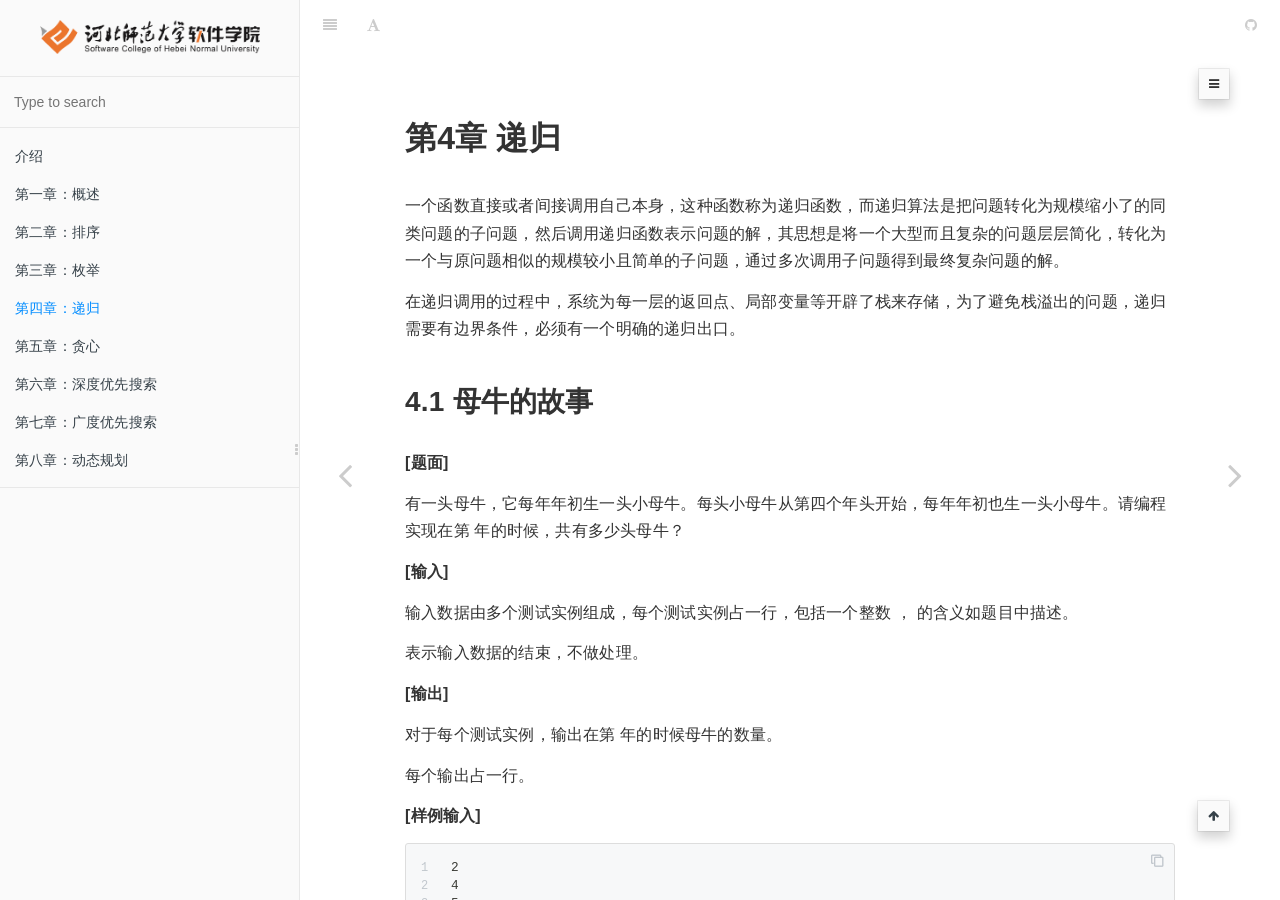
<file: slides/ch04.html>
<!DOCTYPE HTML>
<html lang="zh-hans" >
    <head>
        <title>第四章：递归 · 算法分析与设计</title>
        <meta charset="UTF-8">
        <meta http-equiv="X-UA-Compatible" content="IE=edge" />
        <meta content="text/html; charset=utf-8" http-equiv="Content-Type">
        <meta name="description" content="">
        <meta name="generator" content="GitBook 3.0.0">
        <meta name="author" content="Eetze">
        
        
    
    <link rel="stylesheet" href="../gitbook/style.css">

    
            
                
                <link rel="stylesheet" href="../gitbook/gitbook-plugin-folding-chapters/folding-chapters.css">
                
            
                
                <link rel="stylesheet" href="../gitbook/gitbook-plugin-prism/prism-ghcolors.css">
                
            
                
                <link rel="stylesheet" href="../gitbook/gitbook-plugin-splitter/splitter.css">
                
            
                
                <link rel="stylesheet" href="../gitbook/gitbook-plugin-search-plus/search.css">
                
            
                
                <link rel="stylesheet" href="../gitbook/gitbook-plugin-anchor-navigation-ex/style/plugin.css">
                
            
                
                <link rel="stylesheet" href="../gitbook/gitbook-plugin-fancybox/jquery.fancybox.css">
                
            
                
                <link rel="stylesheet" href="../gitbook/gitbook-plugin-fancybox/jquery.fancybox-buttons.css">
                
            
                
                <link rel="stylesheet" href="../gitbook/gitbook-plugin-insert-logo-link-style/plugin.css">
                
            
                
                <link rel="stylesheet" href="../gitbook/gitbook-plugin-tbfed-pagefooter/footer.css">
                
            
                
                <link rel="stylesheet" href="../gitbook/gitbook-plugin-code/plugin.css">
                
            
                
                <link rel="stylesheet" href="../gitbook/gitbook-plugin-click-reveal/click_reveal.css">
                
            
                
                <link rel="stylesheet" href="../gitbook/gitbook-plugin-accordion/accordion.css">
                
            
                
                <link rel="stylesheet" href="../gitbook/gitbook-plugin-fontsettings/website.css">
                
            
        

    

    
        
        <link rel="stylesheet" href="../styles/website.css">
        
    

        
    
    
    
    <meta name="HandheldFriendly" content="true"/>
    <meta name="viewport" content="width=device-width, initial-scale=1, user-scalable=no">
    <meta name="apple-mobile-web-app-capable" content="yes">
    <meta name="apple-mobile-web-app-status-bar-style" content="black">
    <link rel="apple-touch-icon-precomposed" sizes="152x152" href="../gitbook/images/apple-touch-icon-precomposed-152.png">
    <link rel="shortcut icon" href="../gitbook/images/favicon.ico" type="image/x-icon">

    
    <link rel="next" href="ch05.html" />
    
    
    <link rel="prev" href="ch03.html" />
    

    
        <link rel="shortcut icon" href='../images/favicon.ico' type="image/x-icon">
    
    
        <link rel="bookmark" href='../images/favicon.ico' type="image/x-icon">
    
    
        <link rel="apple-touch-icon" href='../images/apple-touch-icon.png'>
    
    
        
        <link rel="apple-touch-icon" sizes="120x120" href="../images/apple-touch-icon-120x120.png">
        
        <link rel="apple-touch-icon" sizes="180x180" href="../images/apple-touch-icon-180x180.png">
        
    

    </head>
    <body>
        
<div class="book">
    <div class="book-summary">
        
            
<div id="book-search-input" role="search">
    <input type="text" placeholder="Type to search" />
</div>

            
                <nav role="navigation">
                


<ul class="summary">
    
    

    

    
        
        
    
        <li class="chapter " data-level="1" data-path="../">
            
                <a href="../">
            
                    
                    介绍
            
                </a>
            

            
        </li>
    
        <li class="chapter " data-level="2" data-path="ch01.html">
            
                <a href="ch01.html">
            
                    
                    第一章：概述
            
                </a>
            

            
        </li>
    
        <li class="chapter " data-level="3" data-path="ch02.html">
            
                <a href="ch02.html">
            
                    
                    第二章：排序
            
                </a>
            

            
        </li>
    
        <li class="chapter " data-level="4" data-path="ch03.html">
            
                <a href="ch03.html">
            
                    
                    第三章：枚举
            
                </a>
            

            
        </li>
    
        <li class="chapter active" data-level="5" data-path="ch04.html">
            
                <a href="ch04.html">
            
                    
                    第四章：递归
            
                </a>
            

            
        </li>
    
        <li class="chapter " data-level="6" data-path="ch05.html">
            
                <a href="ch05.html">
            
                    
                    第五章：贪心
            
                </a>
            

            
        </li>
    
        <li class="chapter " data-level="7" data-path="ch06.html">
            
                <a href="ch06.html">
            
                    
                    第六章：深度优先搜索
            
                </a>
            

            
        </li>
    
        <li class="chapter " data-level="8" data-path="ch07.html">
            
                <a href="ch07.html">
            
                    
                    第七章：广度优先搜索
            
                </a>
            

            
        </li>
    
        <li class="chapter " data-level="9" data-path="ch08.html">
            
                <a href="ch08.html">
            
                    
                    第八章：动态规划
            
                </a>
            

            
        </li>
    

    

    <li class="divider"></li>

    <li>
        <a href="https://www.gitbook.com" target="blank" class="gitbook-link">
            Published with GitBook
        </a>
    </li>
</ul>


                </nav>
            
        
    </div>

    <div class="book-body">
        
            <div class="body-inner">
                
                    

<div class="book-header" role="navigation">
    

    <!-- Title -->
    <h1>
        <i class="fa fa-circle-o-notch fa-spin"></i>
        <a href=".." >第四章：递归</a>
    </h1>
</div>




                    <div class="page-wrapper" tabindex="-1" role="main">
                        <div class="page-inner">
                            
<div class="search-plus" id="book-search-results">
    <div class="search-noresults">
    
                                <section class="normal markdown-section">
                                
                                <div id="anchor-navigation-ex-navbar"><i class="fa fa-navicon"></i><ul><li><span class="title-icon "></span><a href="#&#x7B2C;4&#x7AE0;-&#x9012;&#x5F52;"><b></b>&#x7B2C;4&#x7AE0; &#x9012;&#x5F52;</a></li><ul><li><span class="title-icon "></span><a href="#41-&#x6BCD;&#x725B;&#x7684;&#x6545;&#x4E8B;"><b></b>4.1 &#x6BCD;&#x725B;&#x7684;&#x6545;&#x4E8B;</a></li><li><span class="title-icon "></span><a href="#42-&#x6C49;&#x8BFA;&#x5854;&#x95EE;&#x9898;"><b></b>4.2 &#x6C49;&#x8BFA;&#x5854;&#x95EE;&#x9898;</a></li><li><span class="title-icon "></span><a href="#43-&#x9006;&#x6CE2;&#x5170;&#x8868;&#x8FBE;&#x5F0F;"><b></b>4.3 &#x9006;&#x6CE2;&#x5170;&#x8868;&#x8FBE;&#x5F0F;</a></li><li><span class="title-icon "></span><a href="#44-n&#x7687;&#x540E;&#x95EE;&#x9898;"><b></b>4.4 N&#x7687;&#x540E;&#x95EE;&#x9898;</a></li><li><span class="title-icon "></span><a href="#45-eof&#x725B;&#x8089;&#x4E32;"><b></b>4.5 EOF&#x725B;&#x8089;&#x4E32;</a></li><li><span class="title-icon "></span><a href="#46-rpg&#x96BE;&#x9898;"><b></b>4.6 RPG&#x96BE;&#x9898;</a></li><li><span class="title-icon "></span><a href="#47-&#x653E;&#x82F9;&#x679C;"><b></b>4.7 &#x653E;&#x82F9;&#x679C;</a></li><li><span class="title-icon "></span><a href="#48-&#x7B97;24"><b></b>4.8 &#x7B97;24</a></li><li><span class="title-icon "></span><a href="#49-&#x56DB;&#x5219;&#x8FD0;&#x7B97;&#x8868;&#x8FBE;&#x5F0F;&#x6C42;&#x503C;"><b></b>4.9 *&#x56DB;&#x5219;&#x8FD0;&#x7B97;&#x8868;&#x8FBE;&#x5F0F;&#x6C42;&#x503C;</a></li></ul></ul></div><a href="#&#x7B2C;4&#x7AE0;-&#x9012;&#x5F52;" id="anchorNavigationExGoTop"><i class="fa fa-arrow-up"></i></a><h1 id="&#x7B2C;4&#x7AE0;-&#x9012;&#x5F52;"><a name="&#x7B2C;4&#x7AE0;-&#x9012;&#x5F52;" class="anchor-navigation-ex-anchor" href="#&#x7B2C;4&#x7AE0;-&#x9012;&#x5F52;"><i class="fa fa-link" aria-hidden="true"></i></a>&#x7B2C;4&#x7AE0; &#x9012;&#x5F52;</h1>
<p>&#x4E00;&#x4E2A;&#x51FD;&#x6570;&#x76F4;&#x63A5;&#x6216;&#x8005;&#x95F4;&#x63A5;&#x8C03;&#x7528;&#x81EA;&#x5DF1;&#x672C;&#x8EAB;&#xFF0C;&#x8FD9;&#x79CD;&#x51FD;&#x6570;&#x79F0;&#x4E3A;&#x9012;&#x5F52;&#x51FD;&#x6570;&#xFF0C;&#x800C;&#x9012;&#x5F52;&#x7B97;&#x6CD5;&#x662F;&#x628A;&#x95EE;&#x9898;&#x8F6C;&#x5316;&#x4E3A;&#x89C4;&#x6A21;&#x7F29;&#x5C0F;&#x4E86;&#x7684;&#x540C;&#x7C7B;&#x95EE;&#x9898;&#x7684;&#x5B50;&#x95EE;&#x9898;&#xFF0C;&#x7136;&#x540E;&#x8C03;&#x7528;&#x9012;&#x5F52;&#x51FD;&#x6570;&#x8868;&#x793A;&#x95EE;&#x9898;&#x7684;&#x89E3;&#xFF0C;&#x5176;&#x601D;&#x60F3;&#x662F;&#x5C06;&#x4E00;&#x4E2A;&#x5927;&#x578B;&#x800C;&#x4E14;&#x590D;&#x6742;&#x7684;&#x95EE;&#x9898;&#x5C42;&#x5C42;&#x7B80;&#x5316;&#xFF0C;&#x8F6C;&#x5316;&#x4E3A;&#x4E00;&#x4E2A;&#x4E0E;&#x539F;&#x95EE;&#x9898;&#x76F8;&#x4F3C;&#x7684;&#x89C4;&#x6A21;&#x8F83;&#x5C0F;&#x4E14;&#x7B80;&#x5355;&#x7684;&#x5B50;&#x95EE;&#x9898;&#xFF0C;&#x901A;&#x8FC7;&#x591A;&#x6B21;&#x8C03;&#x7528;&#x5B50;&#x95EE;&#x9898;&#x5F97;&#x5230;&#x6700;&#x7EC8;&#x590D;&#x6742;&#x95EE;&#x9898;&#x7684;&#x89E3;&#x3002;</p>
<p>&#x5728;&#x9012;&#x5F52;&#x8C03;&#x7528;&#x7684;&#x8FC7;&#x7A0B;&#x4E2D;&#xFF0C;&#x7CFB;&#x7EDF;&#x4E3A;&#x6BCF;&#x4E00;&#x5C42;&#x7684;&#x8FD4;&#x56DE;&#x70B9;&#x3001;&#x5C40;&#x90E8;&#x53D8;&#x91CF;&#x7B49;&#x5F00;&#x8F9F;&#x4E86;&#x6808;&#x6765;&#x5B58;&#x50A8;&#xFF0C;&#x4E3A;&#x4E86;&#x907F;&#x514D;&#x6808;&#x6EA2;&#x51FA;&#x7684;&#x95EE;&#x9898;&#xFF0C;&#x9012;&#x5F52;&#x9700;&#x8981;&#x6709;&#x8FB9;&#x754C;&#x6761;&#x4EF6;&#xFF0C;&#x5FC5;&#x987B;&#x6709;&#x4E00;&#x4E2A;&#x660E;&#x786E;&#x7684;&#x9012;&#x5F52;&#x51FA;&#x53E3;&#x3002;</p>
<h2 id="41-&#x6BCD;&#x725B;&#x7684;&#x6545;&#x4E8B;"><a name="41-&#x6BCD;&#x725B;&#x7684;&#x6545;&#x4E8B;" class="anchor-navigation-ex-anchor" href="#41-&#x6BCD;&#x725B;&#x7684;&#x6545;&#x4E8B;"><i class="fa fa-link" aria-hidden="true"></i></a>4.1 &#x6BCD;&#x725B;&#x7684;&#x6545;&#x4E8B;</h2>
<p><strong>[&#x9898;&#x9762;]</strong></p>
<p>&#x6709;&#x4E00;&#x5934;&#x6BCD;&#x725B;&#xFF0C;&#x5B83;&#x6BCF;&#x5E74;&#x5E74;&#x521D;&#x751F;&#x4E00;&#x5934;&#x5C0F;&#x6BCD;&#x725B;&#x3002;&#x6BCF;&#x5934;&#x5C0F;&#x6BCD;&#x725B;&#x4ECE;&#x7B2C;&#x56DB;&#x4E2A;&#x5E74;&#x5934;&#x5F00;&#x59CB;&#xFF0C;&#x6BCF;&#x5E74;&#x5E74;&#x521D;&#x4E5F;&#x751F;&#x4E00;&#x5934;&#x5C0F;&#x6BCD;&#x725B;&#x3002;&#x8BF7;&#x7F16;&#x7A0B;&#x5B9E;&#x73B0;&#x5728;&#x7B2C; <script type="math/tex; ">n</script> &#x5E74;&#x7684;&#x65F6;&#x5019;&#xFF0C;&#x5171;&#x6709;&#x591A;&#x5C11;&#x5934;&#x6BCD;&#x725B;&#xFF1F;</p>
<p><strong>[&#x8F93;&#x5165;]</strong></p>
<p>&#x8F93;&#x5165;&#x6570;&#x636E;&#x7531;&#x591A;&#x4E2A;&#x6D4B;&#x8BD5;&#x5B9E;&#x4F8B;&#x7EC4;&#x6210;&#xFF0C;&#x6BCF;&#x4E2A;&#x6D4B;&#x8BD5;&#x5B9E;&#x4F8B;&#x5360;&#x4E00;&#x884C;&#xFF0C;&#x5305;&#x62EC;&#x4E00;&#x4E2A;&#x6574;&#x6570; <script type="math/tex; ">n(0<n<55)</script>&#xFF0C;<script type="math/tex; ">n</script> &#x7684;&#x542B;&#x4E49;&#x5982;&#x9898;&#x76EE;&#x4E2D;&#x63CF;&#x8FF0;&#x3002;</p>
<p><script type="math/tex; ">n=0</script> &#x8868;&#x793A;&#x8F93;&#x5165;&#x6570;&#x636E;&#x7684;&#x7ED3;&#x675F;&#xFF0C;&#x4E0D;&#x505A;&#x5904;&#x7406;&#x3002;</p>
<p><strong>[&#x8F93;&#x51FA;]</strong></p>
<p>&#x5BF9;&#x4E8E;&#x6BCF;&#x4E2A;&#x6D4B;&#x8BD5;&#x5B9E;&#x4F8B;&#xFF0C;&#x8F93;&#x51FA;&#x5728;&#x7B2C; <script type="math/tex; ">n</script> &#x5E74;&#x7684;&#x65F6;&#x5019;&#x6BCD;&#x725B;&#x7684;&#x6570;&#x91CF;&#x3002;</p>
<p>&#x6BCF;&#x4E2A;&#x8F93;&#x51FA;&#x5360;&#x4E00;&#x884C;&#x3002;</p>
<p><strong>[&#x6837;&#x4F8B;&#x8F93;&#x5165;]</strong></p>
<pre class="language-"><code>2
4
5
0
</code></pre><p><strong>[&#x6837;&#x4F8B;&#x8F93;&#x51FA;]</strong></p>
<pre class="language-"><code>2
4
6
</code></pre><p><strong>[&#x601D;&#x8DEF;]</strong></p>
<p>&#x5047;&#x8BBE;&#x7B2C; <script type="math/tex; ">n</script> &#x5E74;&#x6BCD;&#x725B;&#x6570;&#x4E3A; <script type="math/tex; ">cow[n]</script>&#xFF0C;&#x6839;&#x636E;&#x9898;&#x610F;&#x53EF;&#x4EE5;&#x77E5;&#x9053; <script type="math/tex; ">cow[1] =1</script>&#xFF0C; <script type="math/tex; ">cow[2] = 2</script>&#xFF0C; <script type="math/tex; ">cow[3] = 3</script>&#xFF1B;&#x5F53; <script type="math/tex; ">n>3</script> &#x65F6;&#xFF0C;&#x5C31;&#x8981;&#x63A8;&#x516C;&#x5F0F;&#x518D;&#x8FDB;&#x884C;&#x9012;&#x5F52;&#x6C42;&#x89E3;&#x3002;&#x7B2C; <script type="math/tex; ">n</script> &#x5E74;&#x7684;&#x6BCD;&#x725B;&#x6570;&#x53EF;&#x4EE5;&#x5206;&#x4E3A;&#x4E24;&#x90E8;&#x5206;&#xFF1B;&#x7B2C;&#x4E00;&#x90E8;&#x5206;&#x4E3A;&#x7B2C; <script type="math/tex; ">n-1</script> &#x5E74;&#x7684;&#x6BCD;&#x725B;&#x603B;&#x6570;&#xFF1B;&#x7B2C;&#x4E8C;&#x90E8;&#x5206;&#x4E3A;&#x7B2C; <script type="math/tex; ">n</script> &#x5E74;&#x5E74;&#x521D;&#x521A;&#x751F;&#x80B2;&#x7684;&#x5C0F;&#x725B;&#x6570;&#xFF0C;&#x800C;&#x7B2C; <script type="math/tex; ">n</script> &#x5E74;&#x5E74;&#x521D;&#x521A;&#x751F;&#x80B2;&#x7684;&#x5C0F;&#x725B;&#x6570;&#x7B49;&#x4E8E;&#x7B2C; <script type="math/tex; ">n-3</script> &#x5E74;&#x7684;&#x6BCD;&#x725B;&#x603B;&#x6570;&#x3002;&#x6240;&#x4EE5;&#xFF0C;&#x5F53; <script type="math/tex; ">n>3</script> &#x65F6;&#xFF0C;<script type="math/tex; ">cow[n] = cow[n-1] + cow[n-3]</script>&#x3002;</p>
<p>&#x4E3A;&#x4E86;&#x51CF;&#x5C11;&#x4E0D;&#x5FC5;&#x8981;&#x7684;&#x91CD;&#x590D;&#x9012;&#x5F52;&#xFF0C;&#x53EF;&#x4EE5;&#x4F7F;&#x7528;&#x6570;&#x7EC4; <script type="math/tex; ">cow[i]</script> &#x8FDB;&#x884C;&#x8BB0;&#x5FC6;&#x5316;&#x9012;&#x5F52;&#x3002;</p>
<p><strong>[&#x53C2;&#x8003;&#x4EE3;&#x7801;]</strong></p>
<pre class="language-"><code class="lang-cpp"><span class="token macro property">#<span class="token directive keyword">include</span> <span class="token string">&lt;stdio.h&gt;</span></span>

<span class="token keyword">int</span> cow<span class="token punctuation">[</span><span class="token number">60</span><span class="token punctuation">]</span> <span class="token operator">=</span> <span class="token punctuation">{</span><span class="token number">0</span><span class="token punctuation">}</span><span class="token punctuation">;</span>

<span class="token keyword">int</span> <span class="token function">cowNumber</span><span class="token punctuation">(</span><span class="token keyword">int</span> n<span class="token punctuation">)</span> <span class="token punctuation">{</span>
    <span class="token keyword">if</span><span class="token punctuation">(</span>cow<span class="token punctuation">[</span>n<span class="token punctuation">]</span><span class="token punctuation">)</span>
        <span class="token keyword">return</span> cow<span class="token punctuation">[</span>n<span class="token punctuation">]</span><span class="token punctuation">;</span>

    <span class="token keyword">if</span><span class="token punctuation">(</span>n<span class="token operator">&lt;</span><span class="token number">4</span><span class="token punctuation">)</span>
        <span class="token keyword">return</span> n<span class="token punctuation">;</span>
    <span class="token keyword">else</span> 
        <span class="token keyword">return</span> <span class="token function">cowNumber</span><span class="token punctuation">(</span>n<span class="token operator">-</span><span class="token number">1</span><span class="token punctuation">)</span> <span class="token operator">+</span> <span class="token function">cowNumber</span><span class="token punctuation">(</span>n<span class="token operator">-</span><span class="token number">3</span><span class="token punctuation">)</span><span class="token punctuation">;</span>
<span class="token punctuation">}</span>

<span class="token keyword">int</span> <span class="token function">main</span><span class="token punctuation">(</span><span class="token keyword">void</span><span class="token punctuation">)</span> <span class="token punctuation">{</span>
    <span class="token keyword">int</span> n<span class="token punctuation">;</span>
    <span class="token keyword">while</span><span class="token punctuation">(</span><span class="token operator">~</span><span class="token function">scanf</span><span class="token punctuation">(</span><span class="token string">&quot;%d&quot;</span><span class="token punctuation">,</span> <span class="token operator">&amp;</span>n<span class="token punctuation">)</span> <span class="token operator">&amp;&amp;</span> n<span class="token operator">!=</span><span class="token number">0</span><span class="token punctuation">)</span> <span class="token punctuation">{</span>
        <span class="token function">printf</span><span class="token punctuation">(</span><span class="token string">&quot;%d\n&quot;</span><span class="token punctuation">,</span> <span class="token function">cowNumber</span><span class="token punctuation">(</span>n<span class="token punctuation">)</span><span class="token punctuation">)</span><span class="token punctuation">;</span>
    <span class="token punctuation">}</span>
    <span class="token keyword">return</span> <span class="token number">0</span><span class="token punctuation">;</span>
<span class="token punctuation">}</span>
</code></pre>
<h2 id="42-&#x6C49;&#x8BFA;&#x5854;&#x95EE;&#x9898;"><a name="42-&#x6C49;&#x8BFA;&#x5854;&#x95EE;&#x9898;" class="anchor-navigation-ex-anchor" href="#42-&#x6C49;&#x8BFA;&#x5854;&#x95EE;&#x9898;"><i class="fa fa-link" aria-hidden="true"></i></a>4.2 &#x6C49;&#x8BFA;&#x5854;&#x95EE;&#x9898;</h2>
<p><strong>[&#x9898;&#x9762;]</strong></p>
<p>&#x6CD5;&#x56FD;&#x6570;&#x5B66;&#x5BB6;&#x7231;&#x5FB7;&#x534E;&#xB7;&#x5362;&#x5361;&#x65AF;&#x66FE;&#x7F16;&#x5199;&#x8FC7;&#x4E00;&#x4E2A;&#x5370;&#x5EA6;&#x7684;&#x53E4;&#x8001;&#x4F20;&#x8BF4;&#xFF1A;&#x5728;&#x4E16;&#x754C;&#x4E2D;&#x5FC3;&#x8D1D;&#x62FF;&#x52D2;&#x65AF;&#xFF08;&#x5728;&#x5370;&#x5EA6;&#x5317;&#x90E8;&#xFF09;&#x7684;&#x5723;&#x5E99;&#x91CC;&#xFF0C;&#x4E00;&#x5757;&#x9EC4;&#x94DC;&#x677F;&#x4E0A;&#x63D2;&#x7740;&#x4E09;&#x6839;&#x5B9D;&#x77F3;&#x9488;&#x3002;&#x5370;&#x5EA6;&#x6559;&#x7684;&#x4E3B;&#x795E;&#x68B5;&#x5929;&#x5728;&#x521B;&#x9020;&#x4E16;&#x754C;&#x7684;&#x65F6;&#x5019;&#xFF0C;&#x5728;&#x5176;&#x4E2D;&#x4E00;&#x6839;&#x9488;&#x4E0A;&#x4ECE;&#x4E0B;&#x5230;&#x4E0A;&#x5730;&#x7A7F;&#x597D;&#x4E86;&#x7531;&#x5927;&#x5230;&#x5C0F;&#x7684;64&#x7247;&#x91D1;&#x7247;&#xFF0C;&#x8FD9;&#x5C31;&#x662F;&#x6240;&#x8C13;&#x7684;&#x6C49;&#x8BFA;&#x5854;&#x3002;&#x4E0D;&#x8BBA;&#x767D;&#x5929;&#x9ED1;&#x591C;&#xFF0C;&#x603B;&#x6709;&#x4E00;&#x4E2A;&#x50E7;&#x4FA3;&#x5728;&#x6309;&#x7167;&#x4E0B;&#x9762;&#x7684;&#x6CD5;&#x5219;&#x79FB;&#x52A8;&#x8FD9;&#x4E9B;&#x91D1;&#x7247;&#xFF1A;&#x4E00;&#x6B21;&#x53EA;&#x79FB;&#x52A8;&#x4E00;&#x7247;&#xFF0C;&#x4E0D;&#x7BA1;&#x5728;&#x54EA;&#x6839;&#x9488;&#x4E0A;&#xFF0C;&#x5C0F;&#x7247;&#x5FC5;&#x987B;&#x5728;&#x5927;&#x7247;&#x4E0A;&#x9762;&#x3002;&#x50E7;&#x4FA3;&#x4EEC;&#x9884;&#x8A00;&#xFF0C;&#x5F53;&#x6240;&#x6709;&#x7684;&#x91D1;&#x7247;&#x90FD;&#x4ECE;&#x68B5;&#x5929;&#x7A7F;&#x597D;&#x7684;&#x90A3;&#x6839;&#x9488;&#x4E0A;&#x79FB;&#x5230;&#x53E6;&#x5916;&#x4E00;&#x6839;&#x9488;&#x4E0A;&#x65F6;&#xFF0C;&#x4E16;&#x754C;&#x5C31;&#x5C06;&#x5728;&#x4E00;&#x58F0;&#x9739;&#x96F3;&#x4E2D;&#x6D88;&#x706D;&#xFF0C;&#x800C;&#x68B5;&#x5854;&#x3001;&#x5E99;&#x5B87;&#x548C;&#x4F17;&#x751F;&#x4E5F;&#x90FD;&#x5C06;&#x540C;&#x5F52;&#x4E8E;&#x5C3D;&#x3002;</p>
<p>&#x4E0D;&#x7BA1;&#x8FD9;&#x4E2A;&#x4F20;&#x8BF4;&#x7684;&#x53EF;&#x4FE1;&#x5EA6;&#x6709;&#x591A;&#x5927;&#xFF0C;&#x5982;&#x679C;&#x8003;&#x8651;&#x4E00;&#x4E0B;&#x628A;64&#x7247;&#x91D1;&#x7247;&#xFF0C;&#x7531;&#x4E00;&#x6839;&#x9488;&#x4E0A;&#x79FB;&#x5230;&#x53E6;&#x4E00;&#x6839;&#x9488;&#x4E0A;&#xFF0C;&#x5E76;&#x4E14;&#x59CB;&#x7EC8;&#x4FDD;&#x6301;&#x4E0A;&#x5C0F;&#x4E0B;&#x5927;&#x7684;&#x987A;&#x5E8F;&#x3002;&#x8FD9;&#x9700;&#x8981;&#x591A;&#x5C11;&#x6B21;&#x79FB;&#x52A8;&#x5462;?&#x8FD9;&#x91CC;&#x9700;&#x8981;&#x9012;&#x5F52;&#x7684;&#x65B9;&#x6CD5;&#x3002;&#x5047;&#x8BBE;&#x6709; <script type="math/tex; ">n</script> &#x7247;&#xFF0C;&#x79FB;&#x52A8;&#x6B21;&#x6570;&#x662F;<script type="math/tex; ">f(n)</script>&#x3002; &#x663E;&#x7136; <script type="math/tex; ">f(1)=1,f(2)=3,f(3)=7</script>&#xFF0C;&#x4E14; <script type="math/tex; ">f(k+1)=2*f(k)+1</script>&#x3002;&#x6B64;&#x540E;&#x4E0D;&#x96BE;&#x8BC1;&#x660E; <script type="math/tex; ">f(n)=2^n-1</script>&#x3002;<script type="math/tex; ">n=64</script>&#x65F6;&#xFF0C; &#x5047;&#x5982;&#x6BCF;&#x79D2;&#x949F;&#x4E00;&#x6B21;&#xFF0C;&#x5171;&#x9700;&#x591A;&#x957F;&#x65F6;&#x95F4;&#x5462;&#xFF1F;&#x4E00;&#x4E2A;&#x5E73;&#x5E74;365&#x5929;&#x6709;31536000&#x79D2;&#xFF0C;&#x95F0;&#x5E74;366&#x5929;&#x6709;31622400&#x79D2;&#xFF0C;&#x5E73;&#x5747;&#x6BCF;&#x5E74;31556952&#x79D2;&#xFF0C;&#x8BA1;&#x7B97;&#x4E00;&#x4E0B;&#xFF1A; 18,446,744,073,709,551,615&#x79D2; &#x8FD9;&#x8868;&#x660E;&#x79FB;&#x5B8C;&#x8FD9;&#x4E9B;&#x91D1;&#x7247;&#x9700;&#x8981;5845.54&#x4EBF;&#x5E74;&#x4EE5;&#x4E0A;&#xFF0C;&#x800C;&#x5730;&#x7403;&#x5B58;&#x5728;&#x81F3;&#x4ECA;&#x4E0D;&#x8FC7;45&#x4EBF;&#x5E74;&#xFF0C;&#x592A;&#x9633;&#x7CFB;&#x7684;&#x9884;&#x671F;&#x5BFF;&#x547D;&#x636E;&#x8BF4;&#x4E5F;&#x5C31;&#x662F;&#x6570;&#x767E;&#x4EBF;&#x5E74;&#x3002;&#x771F;&#x7684;&#x8FC7;&#x4E86;5845.54&#x4EBF;&#x5E74;&#xFF0C;&#x4E0D;&#x8BF4;&#x592A;&#x9633;&#x7CFB;&#x548C;&#x94F6;&#x6CB3;&#x7CFB;&#xFF0C;&#x81F3;&#x5C11;&#x5730;&#x7403;&#x4E0A;&#x7684;&#x4E00;&#x5207;&#x751F;&#x547D;&#xFF0C;&#x8FDE;&#x540C;&#x68B5;&#x5854;&#x3001;&#x5E99;&#x5B87;&#x7B49;&#xFF0C;&#x90FD;&#x65E9;&#x5DF2;&#x7ECF;&#x7070;&#x98DE;&#x70DF;&#x706D;&#x3002;</p>
<p><strong>[&#x8F93;&#x5165;]</strong></p>
<p>&#x8F93;&#x5165;&#x4E3A;&#x4E00;&#x4E2A;&#x6574;&#x6570;&#x540E;&#x9762;&#x8DDF;&#x4E09;&#x4E2A;&#x5355;&#x5B57;&#x7B26;&#x5B57;&#x7B26;&#x4E32;&#x3002;</p>
<p>&#x6574;&#x6570;&#x4E3A;&#x76D8;&#x5B50;&#x7684;&#x6570;&#x76EE;&#xFF0C;&#x540E;&#x4E09;&#x4E2A;&#x5B57;&#x7B26;&#x8868;&#x793A;&#x4E09;&#x4E2A;&#x6746;&#x5B50;&#x7684;&#x7F16;&#x53F7;&#x3002;</p>
<p><strong>[&#x8F93;&#x51FA;]</strong></p>
<p>&#x8F93;&#x51FA;&#x6BCF;&#x4E00;&#x6B65;&#x79FB;&#x52A8;&#x76D8;&#x5B50;&#x7684;&#x8BB0;&#x5F55;&#x3002;&#x4E00;&#x6B21;&#x79FB;&#x52A8;&#x4E00;&#x884C;&#x3002;</p>
<p>&#x6BCF;&#x6B21;&#x79FB;&#x52A8;&#x7684;&#x8BB0;&#x5F55;&#x4E3A;&#x4F8B;&#x5982;3:a-&gt;b &#x7684;&#x5F62;&#x5F0F;&#xFF0C;&#x5373;&#x628A;&#x7F16;&#x53F7;&#x4E3A;3&#x7684;&#x76D8;&#x5B50;&#x4ECE;a&#x6746;&#x79FB;&#x81F3;b&#x6746;&#x3002;</p>
<p>&#x6211;&#x4EEC;&#x7EA6;&#x5B9A;&#x5706;&#x76D8;&#x4ECE;&#x5C0F;&#x5230;&#x5927;&#x7F16;&#x53F7;&#x4E3A; <script type="math/tex; ">1, 2, ...n</script>&#x3002;&#x5373;&#x6700;&#x4E0A;&#x9762;&#x90A3;&#x4E2A;&#x6700;&#x5C0F;&#x7684;&#x5706;&#x76D8;&#x7F16;&#x53F7;&#x4E3A;<script type="math/tex; ">1</script>&#xFF0C;&#x6700;&#x4E0B;&#x9762;&#x6700;&#x5927;&#x7684;&#x5706;&#x76D8;&#x7F16;&#x53F7;&#x4E3A; <script type="math/tex; ">n</script>&#x3002;</p>
<p><strong>[&#x6837;&#x4F8B;&#x8F93;&#x5165;]</strong></p>
<pre class="language-"><code>3 a b c
</code></pre><p><strong>[&#x6837;&#x4F8B;&#x8F93;&#x51FA;]</strong></p>
<pre class="language-"><code>1:a-&gt;c
2:a-&gt;b
1:c-&gt;b
3:a-&gt;c
1:b-&gt;a
2:b-&gt;c
1:a-&gt;c
</code></pre><p><strong>[&#x601D;&#x8DEF;]</strong></p>
<p>&#x89E3;&#x6CD5;&#x7684;&#x57FA;&#x672C;&#x601D;&#x60F3;&#x662F;&#x9012;&#x5F52;&#x3002;&#x5047;&#x8BBE;&#x6709;A&#x3001;B&#x3001;C&#x4E09;&#x4E2A;&#x5854;&#xFF0C;A&#x5854;&#x6709;N&#x5757;&#x76D8;&#xFF0C;&#x76EE;&#x6807;&#x662F;&#x628A;&#x8FD9;&#x4E9B;&#x76D8;&#x5168;&#x90E8;&#x79FB;&#x5230;C&#x5854;&#x3002;&#x90A3;&#x4E48;&#x5148;&#x628A;A&#x5854;&#x9876;&#x90E8;&#x7684;N-1&#x5757;&#x76D8;&#x79FB;&#x52A8;&#x5230;B&#x5854;&#xFF0C;&#x518D;&#x628A;A&#x5854;&#x5269;&#x4E0B;&#x7684;&#x5927;&#x76D8;&#x79FB;&#x5230;C&#xFF0C;&#x6700;&#x540E;&#x628A;B&#x5854;&#x7684;N-1&#x5757;&#x76D8;&#x79FB;&#x5230;C&#x3002; &#x6BCF;&#x6B21;&#x79FB;&#x52A8;&#x591A;&#x4E8E;&#x4E00;&#x5757;&#x76D8;&#x65F6;&#xFF0C;&#x5219;&#x518D;&#x6B21;&#x4F7F;&#x7528;&#x4E0A;&#x8FF0;&#x7B97;&#x6CD5;&#x6765;&#x79FB;&#x52A8;&#x3002;</p>
<p><strong>[&#x53C2;&#x8003;&#x4EE3;&#x7801;]</strong></p>
<pre class="language-"><code class="lang-cpp"><span class="token macro property">#<span class="token directive keyword">include</span> <span class="token string">&lt;stdio.h&gt;</span></span>

<span class="token comment">// &#x5C06;src&#x5EA7;&#x4E0A;&#x7684;n&#x4E2A;&#x76D8;&#x5B50;&#x4EE5;mid&#x5EA7;&#x4E3A;&#x4E2D;&#x8F6C;&#x79FB;&#x52A8;&#x5230;dest&#x5EA7;&#xFF0C;</span>
<span class="token comment">// src&#x5EA7;&#x4E0A;&#x6700;&#x4E0A;&#x65B9;&#x76D8;&#x5B50;&#x7F16;&#x53F7;&#x662F;src_n</span>
<span class="token keyword">void</span> <span class="token function">hanoi</span><span class="token punctuation">(</span><span class="token keyword">int</span> n<span class="token punctuation">,</span> <span class="token keyword">char</span> src<span class="token punctuation">,</span> <span class="token keyword">char</span> mid<span class="token punctuation">,</span> <span class="token keyword">char</span> dest<span class="token punctuation">,</span> <span class="token keyword">int</span> src_n<span class="token punctuation">)</span> <span class="token punctuation">{</span>
    <span class="token keyword">if</span><span class="token punctuation">(</span>n <span class="token operator">==</span> <span class="token number">1</span><span class="token punctuation">)</span> <span class="token punctuation">{</span> 
        <span class="token comment">// &#x53EA;&#x9700;&#x79FB;&#x52A8;&#x4E00;&#x4E2A;&#x76D8;&#x5B50;&#xFF0C;&#x76F4;&#x63A5;&#x5C06;&#x76D8;&#x5B50;&#x4ECE;src&#x79FB;&#x52A8;&#x5230;dest&#x5373;&#x53EF;</span>
        <span class="token function">printf</span><span class="token punctuation">(</span><span class="token string">&quot;%d:%c-&gt;%c\n&quot;</span><span class="token punctuation">,</span> src_n<span class="token punctuation">,</span> src<span class="token punctuation">,</span> dest<span class="token punctuation">)</span><span class="token punctuation">;</span>
        <span class="token keyword">return</span><span class="token punctuation">;</span>
    <span class="token punctuation">}</span>

    <span class="token comment">// &#x5148;&#x5C06;n-1&#x4E2A;&#x76D8;&#x5B50;&#x4ECE;src&#x79FB;&#x52A8;&#x5230;mid</span>
    <span class="token function">hanoi</span><span class="token punctuation">(</span>n<span class="token operator">-</span><span class="token number">1</span><span class="token punctuation">,</span> src<span class="token punctuation">,</span> dest<span class="token punctuation">,</span> mid<span class="token punctuation">,</span> src_n<span class="token punctuation">)</span><span class="token punctuation">;</span>
    <span class="token comment">// &#x518D;&#x5C06;&#x7B2C;n&#x4E2A;&#x76D8;&#x5B50;&#x4ECE;src&#x79FB;&#x52A8;&#x5230;dest</span>
    <span class="token function">printf</span><span class="token punctuation">(</span><span class="token string">&quot;%d:%c-&gt;%c\n&quot;</span><span class="token punctuation">,</span> src_n<span class="token operator">+</span>n<span class="token operator">-</span><span class="token number">1</span><span class="token punctuation">,</span> src<span class="token punctuation">,</span> dest<span class="token punctuation">)</span><span class="token punctuation">;</span>
    <span class="token comment">// &#x6700;&#x540E;&#x5C06;n-1&#x4E2A;&#x76D8;&#x5B50;&#x4ECE;mid&#x79FB;&#x52A8;&#x5230;dest</span>
    <span class="token function">hanoi</span><span class="token punctuation">(</span>n<span class="token operator">-</span><span class="token number">1</span><span class="token punctuation">,</span> mid<span class="token punctuation">,</span> src<span class="token punctuation">,</span> dest<span class="token punctuation">,</span> src_n<span class="token punctuation">)</span><span class="token punctuation">;</span> 

    <span class="token keyword">return</span> <span class="token punctuation">;</span>
<span class="token punctuation">}</span>

<span class="token keyword">int</span> <span class="token function">main</span><span class="token punctuation">(</span><span class="token keyword">void</span><span class="token punctuation">)</span> <span class="token punctuation">{</span>
    <span class="token keyword">char</span> a<span class="token punctuation">,</span> b<span class="token punctuation">,</span> c<span class="token punctuation">;</span>
    <span class="token keyword">int</span> n<span class="token punctuation">;</span>
    <span class="token function">scanf</span><span class="token punctuation">(</span><span class="token string">&quot;%d %c %c %c&quot;</span><span class="token punctuation">,</span> <span class="token operator">&amp;</span>n<span class="token punctuation">,</span> <span class="token operator">&amp;</span>a<span class="token punctuation">,</span> <span class="token operator">&amp;</span>b<span class="token punctuation">,</span> <span class="token operator">&amp;</span>c<span class="token punctuation">)</span><span class="token punctuation">;</span>

    <span class="token function">hanoi</span><span class="token punctuation">(</span>n<span class="token punctuation">,</span> a<span class="token punctuation">,</span> b<span class="token punctuation">,</span> c<span class="token punctuation">,</span> <span class="token number">1</span><span class="token punctuation">)</span><span class="token punctuation">;</span>

    <span class="token keyword">return</span> <span class="token number">0</span><span class="token punctuation">;</span>
<span class="token punctuation">}</span>
</code></pre>
<h2 id="43-&#x9006;&#x6CE2;&#x5170;&#x8868;&#x8FBE;&#x5F0F;"><a name="43-&#x9006;&#x6CE2;&#x5170;&#x8868;&#x8FBE;&#x5F0F;" class="anchor-navigation-ex-anchor" href="#43-&#x9006;&#x6CE2;&#x5170;&#x8868;&#x8FBE;&#x5F0F;"><i class="fa fa-link" aria-hidden="true"></i></a>4.3 &#x9006;&#x6CE2;&#x5170;&#x8868;&#x8FBE;&#x5F0F;</h2>
<p><strong>[&#x9898;&#x9762;]</strong></p>
<p>&#x9006;&#x6CE2;&#x5170;&#x8868;&#x8FBE;&#x5F0F;&#x662F;&#x4E00;&#x79CD;&#x628A;&#x8FD0;&#x7B97;&#x7B26;&#x524D;&#x7F6E;&#x7684;&#x7B97;&#x672F;&#x8868;&#x8FBE;&#x5F0F;&#xFF0C;&#x4F8B;&#x5982;&#x666E;&#x901A;&#x7684;&#x8868;&#x8FBE;&#x5F0F;2 + 3&#x7684;&#x9006;&#x6CE2;&#x5170;&#x8868;&#x793A;&#x6CD5;&#x4E3A;+ 2 3&#x3002;&#x9006;&#x6CE2;&#x5170;&#x8868;&#x8FBE;&#x5F0F;&#x7684;&#x4F18;&#x70B9;&#x662F;&#x8FD0;&#x7B97;&#x7B26;&#x4E4B;&#x95F4;&#x4E0D;&#x5FC5;&#x6709;&#x4F18;&#x5148;&#x7EA7;&#x5173;&#x7CFB;&#xFF0C;&#x4E5F;&#x4E0D;&#x5FC5;&#x7528;&#x62EC;&#x53F7;&#x6539;&#x53D8;&#x8FD0;&#x7B97;&#x6B21;&#x5E8F;&#xFF0C;&#x4F8B;&#x5982;(2 + 3) * 4&#x7684;&#x9006;&#x6CE2;&#x5170;&#x8868;&#x793A;&#x6CD5;&#x4E3A;* + 2 3 4&#x3002;&#x672C;&#x9898;&#x6C42;&#x89E3;&#x9006;&#x6CE2;&#x5170;&#x8868;&#x8FBE;&#x5F0F;&#x7684;&#x503C;&#xFF0C;&#x5176;&#x4E2D;&#x8FD0;&#x7B97;&#x7B26;&#x5305;&#x62EC;+ - * /&#x56DB;&#x4E2A;&#x3002;</p>
<p><strong>[&#x8F93;&#x5165;]</strong></p>
<p>&#x8F93;&#x5165;&#x4E3A;&#x4E00;&#x884C;&#xFF0C;&#x5176;&#x4E2D;&#x8FD0;&#x7B97;&#x7B26;&#x548C;&#x8FD0;&#x7B97;&#x6570;&#x4E4B;&#x95F4;&#x90FD;&#x7528;&#x7A7A;&#x683C;&#x5206;&#x9694;&#xFF0C;&#x8FD0;&#x7B97;&#x6570;&#x662F;&#x6D6E;&#x70B9;&#x6570;&#x3002;</p>
<p><strong>[&#x8F93;&#x51FA;]</strong></p>
<p>&#x8F93;&#x51FA;&#x4E3A;&#x4E00;&#x884C;&#xFF0C;&#x8868;&#x8FBE;&#x5F0F;&#x7684;&#x503C;&#x3002;
&#x53EF;&#x76F4;&#x63A5;&#x7528;printf(&quot;%f\n&quot;, v)&#x8F93;&#x51FA;&#x8868;&#x8FBE;&#x5F0F;&#x7684;&#x503C;v&#x3002;</p>
<p><strong>[&#x6837;&#x4F8B;&#x8F93;&#x5165;]</strong></p>
<p>* + 11.0 12.0 + 24.0 35.0</p>
<p><strong>[&#x6837;&#x4F8B;&#x8F93;&#x51FA;]</strong></p>
<p>1357.000000</p>
<p><strong>[&#x63D0;&#x793A;]</strong></p>
<p>&#x6837;&#x4F8B;&#x8F93;&#x5165;&#x542B;&#x4E49;&#xFF1A;(11.0+12.0)*(24.0+35.0)</p>
<p>&#x53EF;&#x4F7F;&#x7528;atof(str)&#x628A;&#x5B57;&#x7B26;&#x4E32;&#x8F6C;&#x6362;&#x4E3A;&#x4E00;&#x4E2A;double&#x7C7B;&#x578B;&#x7684;&#x6D6E;&#x70B9;&#x6570;&#x3002;atof&#x5B9A;&#x4E49;&#x5728;stdlib.h&#x4E2D;&#x3002;</p>
<p>&#x6B64;&#x9898;&#x53EF;&#x4F7F;&#x7528;&#x51FD;&#x6570;&#x9012;&#x5F52;&#x8C03;&#x7528;&#x7684;&#x65B9;&#x6CD5;&#x6C42;&#x89E3;&#x3002;</p>
<p><strong>[&#x601D;&#x8DEF;]</strong></p>
<p>&#x672C;&#x9898;&#x4E2D;&#x201C;&#x9006;&#x6CE2;&#x5170;&#x8868;&#x8FBE;&#x5F0F;&#x201D;&#x7684;&#x5B9A;&#x4E49;&#xFF1A;</p>
<ol>
<li>&#x4E00;&#x4E2A;&#x6570;&#x662F;&#x4E00;&#x4E2A;&#x9006;&#x6CE2;&#x5170;&#x8868;&#x8FBE;&#x5F0F;&#xFF0C;&#x503C;&#x4E3A;&#x8BE5;&#x6570;</li>
<li>&quot;&#x8FD0;&#x7B97;&#x7B26;  &#x9006;&#x6CE2;&#x5170;&#x8868;&#x8FBE;&#x5F0F;  &#x9006;&#x6CE2;&#x5170;&#x8868;&#x8FBE;&#x5F0F;&quot; &#x662F;&#x9006;&#x6CE2;&#x5170;&#x8868;&#x8FBE;&#x5F0F;&#xFF0C;&#x503C;&#x4E3A;&#x4E24;&#x4E2A;&#x9006;&#x6CE2;&#x5170;&#x8868;&#x8FBE;&#x5F0F;&#x7684;&#x503C;&#x8FD0;&#x7B97;&#x7684;&#x7ED3;&#x679C;</li>
</ol>
<p>&#x4E00;&#x822C;&#x6559;&#x79D1;&#x4E66;&#x5C06;&#x672C;&#x9898;&#x4E2D;&#x7684;&#x201C;&#x9006;&#x6CE2;&#x5170;&#x8868;&#x8FBE;&#x5F0F;&#x201D;&#x79F0;&#x4E3A;&#x201C;&#x6CE2;&#x5170;&#x8868;&#x8FBE;&#x5F0F;&#x201D;&#xFF0C;&#x800C;&#x5C06;&#x8FD0;&#x7B97;&#x7B26;&#x540E;&#x7F6E;&#x7684;&#x8868;&#x8FBE;&#x5F0F;&#x6210;&#x4E3A;&#x201C;&#x9006;&#x6CE2;&#x5170;&#x8868;&#x8FBE;&#x5F0F;&#x201D;</p>
<p><strong>[&#x53C2;&#x8003;&#x4EE3;&#x7801;]</strong></p>
<pre class="language-"><code class="lang-cpp"><span class="token macro property">#<span class="token directive keyword">include</span> <span class="token string">&lt;stdio.h&gt;</span></span>
<span class="token macro property">#<span class="token directive keyword">include</span> <span class="token string">&lt;stdlib.h&gt;</span></span>

<span class="token keyword">double</span> <span class="token function">exp</span><span class="token punctuation">(</span><span class="token punctuation">)</span> <span class="token punctuation">{</span>
    <span class="token keyword">char</span> s<span class="token punctuation">[</span><span class="token number">100</span><span class="token punctuation">]</span><span class="token punctuation">;</span>
    <span class="token function">scanf</span><span class="token punctuation">(</span><span class="token string">&quot;%s&quot;</span><span class="token punctuation">,</span> s<span class="token punctuation">)</span><span class="token punctuation">;</span>
    <span class="token keyword">switch</span><span class="token punctuation">(</span>s<span class="token punctuation">[</span><span class="token number">0</span><span class="token punctuation">]</span><span class="token punctuation">)</span> <span class="token punctuation">{</span>
    <span class="token keyword">case</span> <span class="token string">&apos;+&apos;</span><span class="token operator">:</span>
        <span class="token keyword">return</span> <span class="token function">exp</span><span class="token punctuation">(</span><span class="token punctuation">)</span> <span class="token operator">+</span> <span class="token function">exp</span><span class="token punctuation">(</span><span class="token punctuation">)</span><span class="token punctuation">;</span>
    <span class="token keyword">case</span> <span class="token string">&apos;-&apos;</span><span class="token operator">:</span>
        <span class="token keyword">return</span> <span class="token function">exp</span><span class="token punctuation">(</span><span class="token punctuation">)</span> <span class="token operator">-</span> <span class="token function">exp</span><span class="token punctuation">(</span><span class="token punctuation">)</span><span class="token punctuation">;</span>
    <span class="token keyword">case</span> <span class="token string">&apos;*&apos;</span><span class="token operator">:</span>
        <span class="token keyword">return</span> <span class="token function">exp</span><span class="token punctuation">(</span><span class="token punctuation">)</span> <span class="token operator">*</span> <span class="token function">exp</span><span class="token punctuation">(</span><span class="token punctuation">)</span><span class="token punctuation">;</span>
    <span class="token keyword">case</span> <span class="token string">&apos;/&apos;</span><span class="token operator">:</span>
        <span class="token keyword">return</span> <span class="token function">exp</span><span class="token punctuation">(</span><span class="token punctuation">)</span> <span class="token operator">/</span> <span class="token function">exp</span><span class="token punctuation">(</span><span class="token punctuation">)</span><span class="token punctuation">;</span>
    <span class="token keyword">default</span><span class="token operator">:</span>
        <span class="token keyword">return</span> <span class="token function">atof</span><span class="token punctuation">(</span>s<span class="token punctuation">)</span><span class="token punctuation">;</span>
    <span class="token punctuation">}</span>
<span class="token punctuation">}</span>

<span class="token keyword">int</span> <span class="token function">main</span><span class="token punctuation">(</span><span class="token keyword">void</span><span class="token punctuation">)</span> <span class="token punctuation">{</span>
    <span class="token function">printf</span><span class="token punctuation">(</span><span class="token string">&quot;%f\n&quot;</span><span class="token punctuation">,</span> <span class="token function">exp</span><span class="token punctuation">(</span><span class="token punctuation">)</span><span class="token punctuation">)</span><span class="token punctuation">;</span>

    <span class="token keyword">return</span> <span class="token number">0</span><span class="token punctuation">;</span>
<span class="token punctuation">}</span>
</code></pre>
<h2 id="44-n&#x7687;&#x540E;&#x95EE;&#x9898;"><a name="44-n&#x7687;&#x540E;&#x95EE;&#x9898;" class="anchor-navigation-ex-anchor" href="#44-n&#x7687;&#x540E;&#x95EE;&#x9898;"><i class="fa fa-link" aria-hidden="true"></i></a>4.4 N&#x7687;&#x540E;&#x95EE;&#x9898;</h2>
<p><strong>[&#x9898;&#x9762;]</strong></p>
<p>&#x5728; <script type="math/tex; ">N*N</script> &#x7684;&#x65B9;&#x683C;&#x68CB;&#x76D8;&#x653E;&#x7F6E;&#x4E86; <script type="math/tex; ">N</script> &#x4E2A;&#x7687;&#x540E;&#xFF0C;&#x4F7F;&#x5F97;&#x5B83;&#x4EEC;&#x4E0D;&#x76F8;&#x4E92;&#x653B;&#x51FB;&#xFF08;&#x5373;&#x4EFB;&#x610F;2&#x4E2A;&#x7687;&#x540E;&#x4E0D;&#x5141;&#x8BB8;&#x5904;&#x5728;&#x540C;&#x4E00;&#x6392;&#xFF0C;&#x540C;&#x4E00;&#x5217;&#xFF0C;&#x4E5F;&#x4E0D;&#x5141;&#x8BB8;&#x5904;&#x5728;&#x4E0E;&#x68CB;&#x76D8;&#x8FB9;&#x6846;&#x6210;45&#x89D2;&#x7684;&#x659C;&#x7EBF;&#x4E0A;&#x3002;</p>
<p>&#x4F60;&#x7684;&#x4EFB;&#x52A1;&#x662F;&#xFF0C;&#x5BF9;&#x4E8E;&#x7ED9;&#x5B9A;&#x7684; <script type="math/tex; ">N</script>&#xFF0C;&#x6C42;&#x51FA;&#x6709;&#x591A;&#x5C11;&#x79CD;&#x5408;&#x6CD5;&#x7684;&#x653E;&#x7F6E;&#x65B9;&#x6CD5;&#x3002;</p>
<p><strong>[&#x8F93;&#x51FA;]</strong></p>
<p>&#x5171;&#x6709;&#x82E5;&#x5E72;&#x884C;&#xFF0C;&#x6BCF;&#x884C;&#x4E00;&#x4E2A;&#x6B63;&#x6574;&#x6570; <script type="math/tex; ">N≤10</script>&#xFF0C;&#x8868;&#x793A;&#x68CB;&#x76D8;&#x548C;&#x7687;&#x540E;&#x7684;&#x6570;&#x91CF;&#xFF1B;&#x5982;&#x679C; <script type="math/tex; ">N=0</script>&#xFF0C;&#x8868;&#x793A;&#x7ED3;&#x675F;&#x3002;</p>
<p><strong>[&#x8F93;&#x51FA;]</strong></p>
<p>&#x5171;&#x6709;&#x82E5;&#x5E72;&#x884C;&#xFF0C;&#x6BCF;&#x884C;&#x4E00;&#x4E2A;&#x6B63;&#x6574;&#x6570;&#xFF0C;&#x8868;&#x793A;&#x5BF9;&#x5E94;&#x8F93;&#x5165;&#x884C;&#x7684;&#x7687;&#x540E;&#x7684;&#x4E0D;&#x540C;&#x653E;&#x7F6E;&#x6570;&#x91CF;&#x3002;</p>
<p><strong>[&#x6837;&#x4F8B;&#x8F93;&#x5165;]</strong></p>
<pre class="language-"><code>1
8
5
0
</code></pre><p><strong>[&#x6837;&#x4F8B;&#x8F93;&#x51FA;]</strong></p>
<pre class="language-"><code>1
92
10
</code></pre><p><strong>[&#x601D;&#x8DEF;]</strong></p>
<p>&#x901A;&#x8FC7;&#x9012;&#x5F52;&#x9010;&#x5C42;&#x679A;&#x4E3E;&#x7687;&#x540E;&#x5B58;&#x653E;&#x4F4D;&#x7F6E;&#x5373;&#x53EF;&#xFF0C;&#x5177;&#x4F53;&#x8FC7;&#x7A0B;&#x770B;&#x4EE3;&#x7801;&#x6CE8;&#x91CA;&#x3002;</p>
<p><strong>[&#x53C2;&#x8003;&#x4EE3;&#x7801;]</strong></p>
<pre class="language-"><code class="lang-cpp"><span class="token macro property">#<span class="token directive keyword">include</span> <span class="token string">&lt;stdio.h&gt;</span></span>
<span class="token macro property">#<span class="token directive keyword">include</span> <span class="token string">&lt;math.h&gt;</span></span>

<span class="token comment">// &#x7528;&#x6765;&#x5B58;&#x653E;&#x7B97;&#x597D;&#x7684;&#x7687;&#x540E;&#x4F4D;&#x7F6E;&#xFF0C;&#x6700;&#x5DE6;&#x4E0A;&#x89D2;&#x662F;(0,0)</span>
<span class="token keyword">int</span> queenPos<span class="token punctuation">[</span><span class="token number">100</span><span class="token punctuation">]</span><span class="token punctuation">;</span>
<span class="token comment">// counts[i]=j &#x8868;&#x793A;i&#x4E2A;&#x7687;&#x540E;&#x65F6;&#x6446;&#x653E;&#x60C5;&#x51B5;&#x6709;j&#x4E2A;</span>
<span class="token keyword">int</span> counts<span class="token punctuation">[</span><span class="token number">10</span><span class="token punctuation">]</span><span class="token punctuation">;</span>

<span class="token comment">// &#x5728;0~k-1 &#x884C;&#x7687;&#x540E;&#x5DF2;&#x7ECF;&#x6446;&#x597D;&#x7684;&#x60C5;&#x51B5;&#x4E0B;&#xFF0C;&#x6446;&#x7B2C;k&#x884C;&#x53CA;&#x5176;&#x540E;&#x7684;&#x7687;&#x540E;</span>
<span class="token keyword">void</span> <span class="token function">putQueen</span><span class="token punctuation">(</span><span class="token keyword">int</span> k<span class="token punctuation">,</span> <span class="token keyword">int</span> n<span class="token punctuation">)</span> <span class="token punctuation">{</span> 
    <span class="token comment">// N &#x4E2A;&#x7687;&#x540E;&#x5DF2;&#x7ECF;&#x6446;&#x597D;</span>
    <span class="token keyword">if</span><span class="token punctuation">(</span>k <span class="token operator">==</span> n<span class="token punctuation">)</span> <span class="token punctuation">{</span> 
        counts<span class="token punctuation">[</span>n<span class="token punctuation">]</span><span class="token operator">++</span><span class="token punctuation">;</span>
        <span class="token keyword">return</span> <span class="token punctuation">;</span>
    <span class="token punctuation">}</span>

    <span class="token comment">// &#x9010;&#x5217;&#x5C1D;&#x8BD5;&#x5BFB;&#x627E;&#x7B2C;k&#x4E2A;&#x7687;&#x540E;&#x7684;&#x4F4D;&#x7F6E;</span>
    <span class="token keyword">for</span><span class="token punctuation">(</span><span class="token keyword">int</span> i<span class="token operator">=</span><span class="token number">0</span><span class="token punctuation">;</span> i<span class="token operator">&lt;</span>n<span class="token punctuation">;</span> i<span class="token operator">++</span><span class="token punctuation">)</span> <span class="token punctuation">{</span> 
        <span class="token keyword">int</span> j<span class="token punctuation">;</span>
        <span class="token comment">// &#x548C;&#x5DF2;&#x7ECF;&#x6446;&#x597D;&#x7684; k &#x4E2A;&#x7687;&#x540E;&#x7684;&#x4F4D;&#x7F6E;&#x6BD4;&#x8F83;&#xFF0C;&#x770B;&#x662F;&#x5426;&#x51B2;&#x7A81;</span>
        <span class="token keyword">for</span><span class="token punctuation">(</span>j<span class="token operator">=</span><span class="token number">0</span><span class="token punctuation">;</span> j<span class="token operator">&lt;</span>k<span class="token punctuation">;</span> j<span class="token operator">++</span><span class="token punctuation">)</span> <span class="token punctuation">{</span>
            <span class="token keyword">if</span><span class="token punctuation">(</span>queenPos<span class="token punctuation">[</span>j<span class="token punctuation">]</span><span class="token operator">==</span>i <span class="token operator">||</span> <span class="token function">abs</span><span class="token punctuation">(</span>queenPos<span class="token punctuation">[</span>j<span class="token punctuation">]</span><span class="token operator">-</span>i<span class="token punctuation">)</span> <span class="token operator">==</span> <span class="token function">abs</span><span class="token punctuation">(</span>k<span class="token operator">-</span>j<span class="token punctuation">)</span><span class="token punctuation">)</span> <span class="token punctuation">{</span>
                <span class="token comment">// &#x51B2;&#x7A81;&#xFF0C;&#x5219;&#x8BD5;&#x4E0B;&#x4E00;&#x4E2A;&#x4F4D;&#x7F6E;</span>
                <span class="token keyword">break</span><span class="token punctuation">;</span> 
            <span class="token punctuation">}</span>
        <span class="token punctuation">}</span> 
        <span class="token comment">// &#x5F53;&#x524D;&#x9009;&#x7684;&#x4F4D;&#x7F6E; i &#x548C;&#x5DF2;&#x7ECF;&#x6446;&#x597D;&#x7684;&#x7687;&#x540E;&#x4F4D;&#x7F6E;&#x4E0D;&#x51B2;&#x7A81;</span>
        <span class="token keyword">if</span><span class="token punctuation">(</span>j <span class="token operator">==</span> k<span class="token punctuation">)</span> <span class="token punctuation">{</span> 
            <span class="token comment">// &#x5C06;&#x7B2C;k&#x4E2A;&#x7687;&#x540E;&#x6446;&#x653E;&#x5728;&#x4F4D;&#x7F6E;i</span>
            queenPos<span class="token punctuation">[</span>k<span class="token punctuation">]</span> <span class="token operator">=</span> i<span class="token punctuation">;</span> 
            <span class="token comment">// &#x6C42; k+1 &#x4E2A;&#x7687;&#x540E;&#x7684;&#x6446;&#x653E;&#x4F4D;&#x7F6E;</span>
            <span class="token function">putQueen</span><span class="token punctuation">(</span>k<span class="token operator">+</span><span class="token number">1</span><span class="token punctuation">,</span> n<span class="token punctuation">)</span><span class="token punctuation">;</span>
        <span class="token punctuation">}</span>
    <span class="token punctuation">}</span>
<span class="token punctuation">}</span>

<span class="token keyword">int</span> <span class="token function">main</span><span class="token punctuation">(</span><span class="token keyword">void</span><span class="token punctuation">)</span> <span class="token punctuation">{</span>
    <span class="token keyword">for</span><span class="token punctuation">(</span><span class="token keyword">int</span> i<span class="token operator">=</span><span class="token number">1</span><span class="token punctuation">;</span> i<span class="token operator">&lt;</span><span class="token number">11</span><span class="token punctuation">;</span> <span class="token operator">++</span>i<span class="token punctuation">)</span> <span class="token punctuation">{</span>
        <span class="token function">putQueen</span><span class="token punctuation">(</span><span class="token number">0</span><span class="token punctuation">,</span> i<span class="token punctuation">)</span><span class="token punctuation">;</span>
    <span class="token punctuation">}</span>

    <span class="token keyword">int</span> n<span class="token punctuation">;</span>
    <span class="token keyword">while</span><span class="token punctuation">(</span><span class="token operator">~</span><span class="token function">scanf</span><span class="token punctuation">(</span><span class="token string">&quot;%d&quot;</span><span class="token punctuation">,</span> <span class="token operator">&amp;</span>n<span class="token punctuation">)</span> <span class="token operator">&amp;&amp;</span> n<span class="token punctuation">)</span> <span class="token punctuation">{</span>
        <span class="token function">printf</span><span class="token punctuation">(</span><span class="token string">&quot;%d\n&quot;</span><span class="token punctuation">,</span> counts<span class="token punctuation">[</span>n<span class="token punctuation">]</span><span class="token punctuation">)</span><span class="token punctuation">;</span>
    <span class="token punctuation">}</span>

    <span class="token keyword">return</span> <span class="token number">0</span><span class="token punctuation">;</span>
<span class="token punctuation">}</span>
</code></pre>
<h2 id="45-eof&#x725B;&#x8089;&#x4E32;"><a name="45-eof&#x725B;&#x8089;&#x4E32;" class="anchor-navigation-ex-anchor" href="#45-eof&#x725B;&#x8089;&#x4E32;"><i class="fa fa-link" aria-hidden="true"></i></a>4.5 EOF&#x725B;&#x8089;&#x4E32;</h2>
<p><strong>[&#x9898;&#x9762;]</strong></p>
<p>&#x4ECA;&#x5E74;&#x7684;ACM&#x6691;&#x671F;&#x96C6;&#x8BAD;&#x961F;&#x4E00;&#x5171;&#x6709;18&#x4EBA;&#xFF0C;&#x5206;&#x4E3A;6&#x652F;&#x961F;&#x4F0D;&#x3002;&#x5176;&#x4E2D;&#x6709;&#x4E00;&#x4E2A;&#x53EB;&#x505A;EOF&#x7684;&#x961F;&#x4F0D;&#xFF0C;&#x7531;04&#x7EA7;&#x7684;&#x963F;&#x725B;&#x3001;XC&#x4EE5;&#x53CA;05&#x7EA7;&#x7684;COY&#x7EC4;&#x6210;&#x3002;&#x5728;&#x5171;&#x540C;&#x7684;&#x96C6;&#x8BAD;&#x751F;&#x6D3B;&#x4E2D;&#xFF0C;&#x5927;&#x5BB6;&#x5EFA;&#x7ACB;&#x4E86;&#x6DF1;&#x539A;&#x7684;&#x53CB;&#x8C0A;&#xFF0C;&#x963F;&#x725B;&#x51C6;&#x5907;&#x505A;&#x70B9;&#x4EC0;&#x4E48;&#x6765;&#x7EAA;&#x5FF5;&#x8FD9;&#x6BB5;&#x6FC0;&#x60C5;&#x71C3;&#x70E7;&#x7684;&#x5C81;&#x6708;&#xFF0C;&#x60F3;&#x4E86;&#x4E00;&#x60F3;&#xFF0C;&#x963F;&#x725B;&#x4ECE;&#x5BB6;&#x91CC;&#x62FF;&#x6765;&#x4E86;&#x4E00;&#x5757;&#x4E0A;&#x7B49;&#x7684;&#x725B;&#x8089;&#x5E72;&#xFF0C;&#x51C6;&#x5907;&#x5728;&#x4E0A;&#x9762;&#x523B;&#x4E0B;&#x4E00;&#x4E2A;&#x957F;&#x5EA6;&#x4E3A;n&#x7684;&#x53EA;&#x7531;&quot;E&quot; &quot;O&quot; &quot;F&quot;&#x4E09;&#x79CD;&#x5B57;&#x7B26;&#x7EC4;&#x6210;&#x7684;&#x5B57;&#x7B26;&#x4E32;&#xFF08;&#x53EF;&#x4EE5;&#x53EA;&#x6709;&#x5176;&#x4E2D;&#x4E00;&#x79CD;&#x6216;&#x4E24;&#x79CD;&#x5B57;&#x7B26;&#xFF0C;&#x4F46;&#x7EDD;&#x5BF9;&#x4E0D;&#x80FD;&#x6709;&#x5176;&#x4ED6;&#x5B57;&#x7B26;&#xFF09;,&#x963F;&#x725B;&#x540C;&#x65F6;&#x7981;&#x6B62;&#x5728;&#x4E32;&#x4E2D;&#x51FA;&#x73B0;O&#x76F8;&#x90BB;&#x7684;&#x60C5;&#x51B5;&#xFF0C;&#x4ED6;&#x8BA4;&#x4E3A;&#xFF0C;&quot;OO&quot;&#x770B;&#x8D77;&#x6765;&#x5C31;&#x50CF;&#x53D1;&#x6012;&#x7684;&#x773C;&#x775B;&#xFF0C;&#x6548;&#x679C;&#x4E0D;&#x597D;&#x3002;</p>
<p>&#x4F60;&#x80FD;&#x5E2E;&#x963F;&#x725B;&#x7B97;&#x4E00;&#x4E0B;&#x4E00;&#x5171;&#x6709;&#x591A;&#x5C11;&#x79CD;&#x6EE1;&#x8DB3;&#x8981;&#x6C42;&#x7684;&#x4E0D;&#x540C;&#x7684;&#x5B57;&#x7B26;&#x4E32;&#x5417;&#xFF1F;</p>
<p><strong>[&#x8F93;&#x5165;]</strong></p>
<p>&#x8F93;&#x5165;&#x6570;&#x636E;&#x5305;&#x542B;&#x591A;&#x4E2A;&#x6D4B;&#x8BD5;&#x5B9E;&#x4F8B;,&#x6BCF;&#x4E2A;&#x6D4B;&#x8BD5;&#x5B9E;&#x4F8B;&#x5360;&#x4E00;&#x884C;&#xFF0C;&#x7531;&#x4E00;&#x4E2A;&#x6574;&#x6570; <script type="math/tex; ">n</script> &#x7EC4;&#x6210;&#xFF0C;<script type="math/tex; ">(0<n<40)</script>&#x3002;</p>
<p><strong>[&#x8F93;&#x51FA;]</strong></p>
<p>&#x5BF9;&#x4E8E;&#x6BCF;&#x4E2A;&#x6D4B;&#x8BD5;&#x5B9E;&#x4F8B;&#xFF0C;&#x8BF7;&#x8F93;&#x51FA;&#x5168;&#x90E8;&#x7684;&#x6EE1;&#x8DB3;&#x8981;&#x6C42;&#x7684;&#x6D82;&#x6CD5;&#xFF0C;&#x6BCF;&#x4E2A;&#x5B9E;&#x4F8B;&#x7684;&#x8F93;&#x51FA;&#x5360;&#x4E00;&#x884C;&#x3002;</p>
<p><strong>[&#x6837;&#x4F8B;&#x8F93;&#x5165;]</strong></p>
<pre class="language-"><code>1
2
</code></pre><p><strong>[&#x6837;&#x4F8B;&#x8F93;&#x51FA;]</strong></p>
<pre class="language-"><code>3
8
</code></pre><p><strong>[&#x601D;&#x8DEF;]</strong></p>
<p>&#x56E0;&#x4E3A;&#x4E24;&#x4E2A; O &#x4E0D;&#x80FD;&#x8FDE;&#x5728;&#x4E00;&#x8D77;&#xFF0C;&#x6240;&#x4EE5;&#x8003;&#x8651;&#x4E24;&#x79CD;&#x5355;&#x72EC;&#x7684;&#x60C5;&#x51B5;&#x3002;&#x8BBE;&#x957F;&#x5EA6;&#x4E3A; <script type="math/tex; ">n</script> &#x65F6;&#x7684; <script type="math/tex; ">x[n]=a[n]+b[n]</script>&#xFF0C;&#x5176;&#x4E2D;&#xFF0C;<script type="math/tex; ">a[n]</script> &#x4EE3;&#x8868;&#x957F;&#x5EA6;&#x4E3A; <script type="math/tex; ">n</script> &#x65F6;&#x672B;&#x5C3E;&#x4E3A; O &#x7684;&#x60C5;&#x51B5;&#x603B;&#x548C;&#xFF0C; <script type="math/tex; ">b[n]</script> &#x4EE3;&#x8868;&#x957F;&#x5EA6;&#x4E3A; <script type="math/tex; ">n</script> &#x65F6;&#x672B;&#x5C3E;&#x4E0D;&#x4E3A; O &#x7684;&#x60C5;&#x51B5;&#x603B;&#x548C;&#x3002;</p>
<p>&#x90A3;&#x4E48;&#x5206;&#x60C5;&#x51B5;&#x8BA8;&#x8BBA;&#xFF1A;</p>
<p>&#x5F53;&#x957F;&#x5EA6;&#x4E3A; <script type="math/tex; ">n</script>&#xFF0C;&#x672B;&#x5C3E;&#x4E3A; O &#x65F6;&#xFF0C;&#x518D;&#x52A0;&#x4E00;&#x4E2A;&#x5355;&#x4F4D;&#x7684;&#x957F;&#x5EA6;&#x6709;&#x4E24;&#x79CD;&#x52A0;&#x6CD5;&#xFF0C;&#x5373; E&#xFF0C;F&#x3002;</p>
<p>&#x5F53;&#x957F;&#x5EA6;&#x4E3A; <script type="math/tex; ">n</script>&#xFF0C;&#x672B;&#x5C3E;&#x4E0D;&#x4E3A; O &#x65F6;&#xFF0C;&#x518D;&#x52A0;&#x4E00;&#x4E2A;&#x5355;&#x4F4D;&#x7684;&#x957F;&#x5EA6;&#x6709;&#x4E09;&#x79CD;&#x52A0;&#x6CD5;&#xFF0C;&#x5373; E&#xFF0C;O&#xFF0C;F&#x3002;</p>
<p>&#x6240;&#x4EE5; <script type="math/tex; ">x[n+1] = a[n+1] + b[n+1] = 2*a[n] + 3*b[n] = 2*x[n] + b[n]</script> &#x3002;</p>
<p>&#x800C; <script type="math/tex; ">b[n]</script> &#x53C8;&#x7531; <script type="math/tex; ">x[n-1]</script> &#x63A8;&#x6765;&#xFF0C;<script type="math/tex; ">x[n-1] = a[n-1] + b[n-1]</script>&#xFF0C;&#x5728;&#x957F;&#x5EA6;&#x4E3A; <script type="math/tex; ">n-1</script> &#x4E14;&#x672B;&#x5C3E;&#x4E3A; O &#x65F6;&#xFF0C;&#x8981;&#x5C06;&#x5B83;&#x53D8;&#x6210;&#x957F;&#x5EA6;&#x4E3A; <script type="math/tex; ">n</script> &#x4E14;&#x672B;&#x5C3E;&#x4E0D;&#x4E3A; O &#x6709;&#x4E24;&#x79CD;&#x65B9;&#x6CD5;&#xFF08;E&#xFF0C;F&#xFF09;&#xFF0C;&#x5373; <script type="math/tex; ">2*a[n-1]​</script>&#x3002;</p>
<p>&#x540C;&#x7406;&#xFF0C;&#x5728;&#x957F;&#x5EA6;&#x4E3A; <script type="math/tex; ">n-1</script> &#x4E14;&#x672B;&#x5C3E;&#x4E0D;&#x4E3A; O &#x65F6;&#xFF0C;&#x8981;&#x5C06;&#x5B83;&#x53D8;&#x6210;&#x957F;&#x5EA6;&#x4E3A; <script type="math/tex; ">n</script> &#x4E14;&#x672B;&#x5C3E;&#x4E0D;&#x4E3A; O &#x6709;&#x4E24;&#x79CD;&#x65B9;&#x6CD5;&#xFF08;E&#xFF0C;F&#xFF09;&#xFF0C;&#x5373; <script type="math/tex; ">2*b[n-1]</script>&#x3002;</p>
<p>&#x6240;&#x4EE5; <script type="math/tex; ">x[n+1] = 2*x[n] + b[n] = 2*x[n] + 2*x[n-1]</script>&#x3002;</p>
<p><strong>[&#x53C2;&#x8003;&#x4EE3;&#x7801;]</strong></p>
<pre class="language-"><code class="lang-cpp"><span class="token macro property">#<span class="token directive keyword">include</span> <span class="token string">&lt;stdio.h&gt;</span></span>

<span class="token keyword">int</span> <span class="token function">main</span><span class="token punctuation">(</span><span class="token keyword">void</span><span class="token punctuation">)</span> <span class="token punctuation">{</span>
    <span class="token keyword">long</span> <span class="token keyword">long</span> arr<span class="token punctuation">[</span><span class="token number">50</span><span class="token punctuation">]</span> <span class="token operator">=</span> <span class="token punctuation">{</span><span class="token number">0</span><span class="token punctuation">}</span><span class="token punctuation">;</span>
    arr<span class="token punctuation">[</span><span class="token number">1</span><span class="token punctuation">]</span> <span class="token operator">=</span> <span class="token number">3</span><span class="token punctuation">;</span>
    arr<span class="token punctuation">[</span><span class="token number">2</span><span class="token punctuation">]</span> <span class="token operator">=</span> <span class="token number">8</span><span class="token punctuation">;</span>
    <span class="token keyword">for</span><span class="token punctuation">(</span><span class="token keyword">int</span> i<span class="token operator">=</span><span class="token number">3</span><span class="token punctuation">;</span> i<span class="token operator">&lt;</span><span class="token number">41</span><span class="token punctuation">;</span> <span class="token operator">++</span>i<span class="token punctuation">)</span>
        arr<span class="token punctuation">[</span>i<span class="token punctuation">]</span> <span class="token operator">=</span> <span class="token number">2</span><span class="token operator">*</span>arr<span class="token punctuation">[</span>i<span class="token operator">-</span><span class="token number">1</span><span class="token punctuation">]</span> <span class="token operator">+</span> <span class="token number">2</span><span class="token operator">*</span>arr<span class="token punctuation">[</span>i<span class="token operator">-</span><span class="token number">2</span><span class="token punctuation">]</span><span class="token punctuation">;</span>

    <span class="token keyword">int</span> n<span class="token punctuation">;</span>
    <span class="token keyword">while</span><span class="token punctuation">(</span><span class="token operator">~</span><span class="token function">scanf</span><span class="token punctuation">(</span><span class="token string">&quot;%d&quot;</span><span class="token punctuation">,</span> <span class="token operator">&amp;</span>n<span class="token punctuation">)</span><span class="token punctuation">)</span>
        <span class="token function">printf</span><span class="token punctuation">(</span><span class="token string">&quot;%lld\n&quot;</span><span class="token punctuation">,</span> arr<span class="token punctuation">[</span>n<span class="token punctuation">]</span><span class="token punctuation">)</span><span class="token punctuation">;</span>

    <span class="token keyword">return</span> <span class="token number">0</span><span class="token punctuation">;</span>
<span class="token punctuation">}</span>
</code></pre>
<h2 id="46-rpg&#x96BE;&#x9898;"><a name="46-rpg&#x96BE;&#x9898;" class="anchor-navigation-ex-anchor" href="#46-rpg&#x96BE;&#x9898;"><i class="fa fa-link" aria-hidden="true"></i></a>4.6 RPG&#x96BE;&#x9898;</h2>
<p><strong>[&#x9898;&#x9762;]</strong></p>
<p>&#x8457;&#x540D;&#x7684;RPG&#x96BE;&#x9898;:</p>
<p>&#x6709;&#x6392;&#x6210;&#x4E00;&#x884C;&#x7684; <script type="math/tex; ">ｎ</script> &#x4E2A;&#x65B9;&#x683C;&#xFF0C;&#x7528;&#x7EA2;(Red)&#x3001;&#x7C89;(Pink)&#x3001;&#x7EFF;(Green)&#x4E09;&#x8272;&#x6D82;&#x6BCF;&#x4E2A;&#x683C;&#x5B50;&#xFF0C;&#x6BCF;&#x683C;&#x6D82;&#x4E00;&#x8272;&#xFF0C;&#x8981;&#x6C42;&#x4EFB;&#x4F55;&#x76F8;&#x90BB;&#x7684;&#x65B9;&#x683C;&#x4E0D;&#x80FD;&#x540C;&#x8272;&#xFF0C;&#x4E14;&#x9996;&#x5C3E;&#x4E24;&#x683C;&#x4E5F;&#x4E0D;&#x540C;&#x8272;&#x3002;&#x6C42;&#x5168;&#x90E8;&#x7684;&#x6EE1;&#x8DB3;&#x8981;&#x6C42;&#x7684;&#x6D82;&#x6CD5;&#x3002;</p>
<p><strong>[&#x8F93;&#x5165;]</strong></p>
<p>&#x8F93;&#x5165;&#x6570;&#x636E;&#x5305;&#x542B;&#x591A;&#x4E2A;&#x6D4B;&#x8BD5;&#x5B9E;&#x4F8B;,&#x6BCF;&#x4E2A;&#x6D4B;&#x8BD5;&#x5B9E;&#x4F8B;&#x5360;&#x4E00;&#x884C;,&#x7531;&#x4E00;&#x4E2A;&#x6574;&#x6570;N&#x7EC4;&#x6210;&#xFF0C;(0&lt;n&lt;=50)&#x3002;</p>
<p><strong>[&#x8F93;&#x51FA;]</strong></p>
<p>&#x5BF9;&#x4E8E;&#x6BCF;&#x4E2A;&#x6D4B;&#x8BD5;&#x5B9E;&#x4F8B;&#xFF0C;&#x8BF7;&#x8F93;&#x51FA;&#x5168;&#x90E8;&#x7684;&#x6EE1;&#x8DB3;&#x8981;&#x6C42;&#x7684;&#x6D82;&#x6CD5;&#xFF0C;&#x6BCF;&#x4E2A;&#x5B9E;&#x4F8B;&#x7684;&#x8F93;&#x51FA;&#x5360;&#x4E00;&#x884C;&#x3002;</p>
<p><strong>[&#x6837;&#x4F8B;&#x8F93;&#x5165;]</strong></p>
<pre class="language-"><code>1
2
</code></pre><p><strong>[&#x6837;&#x4F8B;&#x8F93;&#x51FA;]</strong></p>
<pre class="language-"><code>3
6
</code></pre><p><strong>[&#x601D;&#x8DEF;]</strong></p>
<p>&#x5F53;&#x957F;&#x5EA6;&#x4E3A; <script type="math/tex; ">n</script> &#x65F6;&#xFF0C;&#x6EE1;&#x8DB3;&#x8981;&#x6C42;&#x7684;&#x6D82;&#x6CD5;&#x4E3A; <script type="math/tex; ">x[n]</script>&#xFF0C;&#x8BBE;3&#x4E2D;&#x989C;&#x8272;&#x4E3A;A&#x3001;B&#x3001;C&#xFF0C;&#x7531; <script type="math/tex; ">x[n]</script> &#x63A8;&#x51FA; <script type="math/tex; ">x[n+1]</script>&#x3002;</p>
<p>&#x82E5;&#x957F;&#x5EA6;&#x4E3A; <script type="math/tex; ">n</script> &#x65F6;&#xFF0C;&#x5E8F;&#x5217;&#x4E3A; ABC&#xB7;&#xB7;&#xB7;BAC&#xFF0C;&#x90A3;&#x4E48;&#x5728;&#x540E;&#x9762;&#x52A0;&#x4E00;&#x4E2A;&#xFF0C;&#x53EA;&#x6709;&#x4E00;&#x79CD;&#x52A0;&#x6CD5;&#xFF0C;&#x56E0;&#x4E3A;&#x65E2;&#x8981;&#x4E0E;&#x5F00;&#x5934;&#x4E0D;&#x4E00;&#x6837;&#xFF0C;&#x53C8;&#x8981;&#x4E0E;&#x672B;&#x5C3E;&#x4E0D;&#x4E00;&#x6837;&#xFF0C;&#x6240;&#x4EE5;&#x53EA;&#x80FD;&#x52A0; B&#xFF0C;&#x56E0;&#x6B64;&#x4ECE; <script type="math/tex; ">n</script> &#x53D8;&#x4E3A; <script type="math/tex; ">n+1</script> &#x53EA;&#x6709;&#x4E00;&#x79CD;&#x65B9;&#x6CD5;&#x3002;</p>
<p>&#x7136;&#x800C;&#xFF0C;&#x8FD8;&#x6709;&#x79CD;&#x60C5;&#x51B5;&#x5FFD;&#x7565;&#x4E86;&#xFF0C;&#x5C31;&#x662F;&#x5F53;&#x957F;&#x5EA6;&#x4E3A; <script type="math/tex; ">n-1</script> &#x65F6;&#xFF0C;&#x5E8F;&#x5217;&#x4E3A; ABC&#xB7;&#xB7;&#xB7;CB &#x65F6;&#xFF0C;&#x82E5;&#x5728;&#x5176;&#x540E;&#x52A0;&#x4E00;&#x4E2A; A &#x53D8;&#x6210; ABC&#xB7;&#xB7;&#xB7;CBA &#x662F;&#x4E0D;&#x7B26;&#x5408;&#x9898;&#x610F;&#x7684;&#xFF0C;&#x4F46;&#x53EF;&#x4EE5;&#x5728;&#x540E;&#x9762;&#x52A0;&#x4E24;&#x4E2A;&#x8BA9;&#x5176;&#x53D8;&#x5F97;&#x6709;&#x610F;&#x4E49;&#xFF0C;&#x5982; ABC&#xB7;&#xB7;&#xB7;CBAC &#x6216;&#x8005; ABC&#xB7;&#xB7;&#xB7;CBAB&#xFF0C;&#x53EF;&#x5F97;&#x51FA;&#x4ECE; <script type="math/tex; ">n-1</script> &#x53D8;&#x4E3A; <script type="math/tex; ">n+1</script> &#x6709;&#x4E24;&#x79CD;&#x65B9;&#x6CD5;&#x3002;</p>
<p>&#x6240;&#x4EE5;&#xFF0C;&#x53EF;&#x4EE5;&#x9000;&#x51FA;&#x516C;&#x5F0F; <script type="math/tex; ">x[n] = x[n-1] + 2*x[n-2]</script>&#x3002;</p>
<p><strong>[&#x53C2;&#x8003;&#x4EE3;&#x7801;]</strong></p>
<pre class="language-"><code class="lang-cpp"><span class="token macro property">#<span class="token directive keyword">include</span> <span class="token string">&lt;stdio.h&gt;</span></span>

<span class="token keyword">int</span> <span class="token function">main</span><span class="token punctuation">(</span><span class="token keyword">void</span><span class="token punctuation">)</span> <span class="token punctuation">{</span>
    <span class="token keyword">long</span> <span class="token keyword">long</span> arr<span class="token punctuation">[</span><span class="token number">60</span><span class="token punctuation">]</span> <span class="token operator">=</span> <span class="token punctuation">{</span><span class="token number">0</span><span class="token punctuation">}</span><span class="token punctuation">;</span>
    arr<span class="token punctuation">[</span><span class="token number">1</span><span class="token punctuation">]</span> <span class="token operator">=</span> <span class="token number">3</span><span class="token punctuation">;</span>
    arr<span class="token punctuation">[</span><span class="token number">2</span><span class="token punctuation">]</span> <span class="token operator">=</span> arr<span class="token punctuation">[</span><span class="token number">3</span><span class="token punctuation">]</span> <span class="token operator">=</span> <span class="token number">6</span><span class="token punctuation">;</span>
    <span class="token keyword">for</span><span class="token punctuation">(</span><span class="token keyword">int</span> i<span class="token operator">=</span><span class="token number">4</span><span class="token punctuation">;</span> i<span class="token operator">&lt;=</span><span class="token number">50</span><span class="token punctuation">;</span> <span class="token operator">++</span>i<span class="token punctuation">)</span>
        arr<span class="token punctuation">[</span>i<span class="token punctuation">]</span> <span class="token operator">=</span> arr<span class="token punctuation">[</span>i<span class="token operator">-</span><span class="token number">1</span><span class="token punctuation">]</span> <span class="token operator">+</span> <span class="token number">2</span><span class="token operator">*</span>arr<span class="token punctuation">[</span>i<span class="token operator">-</span><span class="token number">2</span><span class="token punctuation">]</span><span class="token punctuation">;</span>

    <span class="token keyword">int</span> n<span class="token punctuation">;</span>
    <span class="token keyword">while</span><span class="token punctuation">(</span><span class="token operator">~</span><span class="token function">scanf</span><span class="token punctuation">(</span><span class="token string">&quot;%d&quot;</span><span class="token punctuation">,</span> <span class="token operator">&amp;</span>n<span class="token punctuation">)</span><span class="token punctuation">)</span>
        <span class="token function">printf</span><span class="token punctuation">(</span><span class="token string">&quot;%lld\n&quot;</span><span class="token punctuation">,</span> arr<span class="token punctuation">[</span>n<span class="token punctuation">]</span><span class="token punctuation">)</span><span class="token punctuation">;</span>

    <span class="token keyword">return</span> <span class="token number">0</span><span class="token punctuation">;</span>
<span class="token punctuation">}</span>
</code></pre>
<h2 id="47-&#x653E;&#x82F9;&#x679C;"><a name="47-&#x653E;&#x82F9;&#x679C;" class="anchor-navigation-ex-anchor" href="#47-&#x653E;&#x82F9;&#x679C;"><i class="fa fa-link" aria-hidden="true"></i></a>4.7 &#x653E;&#x82F9;&#x679C;</h2>
<p><strong>[&#x9898;&#x9762;]</strong></p>
<p>&#x628A; <script type="math/tex; ">M</script> &#x4E2A;&#x540C;&#x6837;&#x7684;&#x82F9;&#x679C;&#x653E;&#x5728; <script type="math/tex; ">N</script> &#x4E2A;&#x540C;&#x6837;&#x7684;&#x76D8;&#x5B50;&#x91CC;&#xFF0C;&#x5141;&#x8BB8;&#x6709;&#x7684;&#x76D8;&#x5B50;&#x7A7A;&#x7740;&#x4E0D;&#x653E;&#xFF0C;&#x95EE;&#x5171;&#x6709;&#x591A;&#x5C11;&#x79CD;&#x4E0D;&#x540C;&#x7684;&#x5206;&#x6CD5;&#xFF1F;&#xFF08;&#x7528;K&#x8868;&#x793A;&#xFF09;5&#xFF0C;1&#xFF0C;1&#x548C;1&#xFF0C;5&#xFF0C;1 &#x662F;&#x540C;&#x4E00;&#x79CD;&#x5206;&#x6CD5;&#x3002;</p>
<p><strong>[&#x8F93;&#x5165;]</strong></p>
<p>&#x7B2C;&#x4E00;&#x884C;&#x662F;&#x6D4B;&#x8BD5;&#x6570;&#x636E;&#x7684;&#x6570;&#x76EE; <script type="math/tex; ">t(0 \leq t \leq 20)</script>&#x3002;&#x4EE5;&#x4E0B;&#x6BCF;&#x884C;&#x5747;&#x5305;&#x542B;&#x4E8C;&#x4E2A;&#x6574;&#x6570; <script type="math/tex; ">M</script> &#x548C; <script type="math/tex; ">N</script> &#xFF0C;&#x4EE5;&#x7A7A;&#x683C;&#x5206;&#x5F00;&#x3002;<script type="math/tex; ">1 \leq M，N \leq 10</script>&#x3002;</p>
<p><strong>[&#x8F93;&#x51FA;]</strong></p>
<p>&#x5BF9;&#x8F93;&#x5165;&#x7684;&#x6BCF;&#x7EC4;&#x6570;&#x636E; <script type="math/tex; ">M</script> &#x548C; <script type="math/tex; ">N</script> &#xFF0C;&#x7528;&#x4E00;&#x884C;&#x8F93;&#x51FA;&#x76F8;&#x5E94;&#x7684;<script type="math/tex; ">K</script>&#x3002;</p>
<p><strong>[&#x6837;&#x4F8B;&#x8F93;&#x5165;]</strong></p>
<pre class="language-"><code>1
7 3
</code></pre><p><strong>[&#x6837;&#x4F8B;&#x8F93;&#x51FA;]</strong></p>
<pre class="language-"><code>8
</code></pre><p><strong>[&#x601D;&#x8DEF;]</strong></p>
<p>&#x8BBE; <script type="math/tex; ">M</script> &#x4E2A;&#x82F9;&#x679C;&#x653E;&#x5728; <script type="math/tex; ">N</script> &#x4E2A;&#x76D8;&#x5B50;&#x91CC;&#x653E;&#x6CD5;&#x603B;&#x6570;&#x662F; <script type="math/tex; ">f(M,N)</script>&#xFF0C;&#x5219;&#xFF1A;</p>
<p><script type="math/tex; ">N > M</script> &#x65F6;&#xFF0C;<script type="math/tex; ">f(M,N) = f(M,M)</script></p>
<p><script type="math/tex; ">N <= M</script> &#x65F6;&#xFF0C;&#x603B;&#x653E;&#x6CD5; = &#x6709;&#x76D8;&#x5B50;&#x4E3A;&#x7A7A;&#x7684;&#x653E;&#x6CD5; + &#x6CA1;&#x76D8;&#x5B50;&#x4E3A;&#x7A7A;&#x7684;&#x653E;&#x6CD5;</p>
<p><script type="math/tex; ">f(M,N) = f(M,N-1) + f(M-N,N)</script></p>
<p>&#x8FB9;&#x754C;&#x6761;&#x4EF6;&#xFF1A;&#x5F53;&#x82F9;&#x679C;&#x6570;&#x4E3A;0&#x65F6;&#xFF0C;1&#x79CD;&#x653E;&#x6CD5;&#xFF1B;&#x5F53;&#x76D8;&#x5B50;&#x6570;&#x4E3A;0&#x65F6;&#xFF0C;0&#x79CD;&#x653E;&#x6CD5;&#x3002;</p>
<p><strong>[&#x53C2;&#x8003;&#x4EE3;&#x7801;]</strong></p>
<pre class="language-"><code class="lang-cpp"><span class="token macro property">#<span class="token directive keyword">include</span> <span class="token string">&lt;stdio.h&gt;</span></span>

<span class="token keyword">int</span> <span class="token function">f</span><span class="token punctuation">(</span><span class="token keyword">int</span> m<span class="token punctuation">,</span> <span class="token keyword">int</span> n<span class="token punctuation">)</span> <span class="token punctuation">{</span>
    <span class="token keyword">if</span><span class="token punctuation">(</span>n <span class="token operator">&gt;</span> m<span class="token punctuation">)</span>
        <span class="token keyword">return</span> <span class="token function">f</span><span class="token punctuation">(</span>m<span class="token punctuation">,</span> m<span class="token punctuation">)</span><span class="token punctuation">;</span>
    <span class="token keyword">if</span><span class="token punctuation">(</span>m <span class="token operator">==</span> <span class="token number">0</span><span class="token punctuation">)</span>
        <span class="token keyword">return</span> <span class="token number">1</span><span class="token punctuation">;</span>
    <span class="token keyword">if</span><span class="token punctuation">(</span>n <span class="token operator">&lt;=</span> <span class="token number">0</span><span class="token punctuation">)</span>
        <span class="token keyword">return</span> <span class="token number">0</span><span class="token punctuation">;</span>
    <span class="token keyword">return</span> <span class="token function">f</span><span class="token punctuation">(</span>m<span class="token punctuation">,</span> n<span class="token operator">-</span><span class="token number">1</span><span class="token punctuation">)</span> <span class="token operator">+</span> <span class="token function">f</span><span class="token punctuation">(</span>m<span class="token operator">-</span>n<span class="token punctuation">,</span> n<span class="token punctuation">)</span><span class="token punctuation">;</span>
<span class="token punctuation">}</span>

<span class="token keyword">int</span> <span class="token function">main</span><span class="token punctuation">(</span><span class="token keyword">void</span><span class="token punctuation">)</span> <span class="token punctuation">{</span>
    <span class="token keyword">int</span> t<span class="token punctuation">,</span> m<span class="token punctuation">,</span> n<span class="token punctuation">;</span>
    <span class="token function">scanf</span><span class="token punctuation">(</span><span class="token string">&quot;%d&quot;</span><span class="token punctuation">,</span> <span class="token operator">&amp;</span>t<span class="token punctuation">)</span><span class="token punctuation">;</span>
    <span class="token keyword">while</span><span class="token punctuation">(</span>t<span class="token operator">--</span><span class="token punctuation">)</span> <span class="token punctuation">{</span>
        <span class="token function">scanf</span><span class="token punctuation">(</span><span class="token string">&quot;%d %d&quot;</span><span class="token punctuation">,</span> <span class="token operator">&amp;</span>m<span class="token punctuation">,</span> <span class="token operator">&amp;</span>n<span class="token punctuation">)</span><span class="token punctuation">;</span>
        <span class="token function">printf</span><span class="token punctuation">(</span><span class="token string">&quot;%d\n&quot;</span><span class="token punctuation">,</span> <span class="token function">f</span><span class="token punctuation">(</span>m<span class="token punctuation">,</span> n<span class="token punctuation">)</span><span class="token punctuation">)</span><span class="token punctuation">;</span>
    <span class="token punctuation">}</span>

    <span class="token keyword">return</span> <span class="token number">0</span><span class="token punctuation">;</span>
<span class="token punctuation">}</span>
</code></pre>
<h2 id="48-&#x7B97;24"><a name="48-&#x7B97;24" class="anchor-navigation-ex-anchor" href="#48-&#x7B97;24"><i class="fa fa-link" aria-hidden="true"></i></a>4.8 &#x7B97;24</h2>
<p><strong>[&#x9898;&#x9762;]</strong></p>
<p>&#x7ED9;&#x51FA;4&#x4E2A;&#x5C0F;&#x4E8E;10&#x4E2A;&#x6B63;&#x6574;&#x6570;&#xFF0C;&#x4F60;&#x53EF;&#x4EE5;&#x4F7F;&#x7528;&#x52A0;&#x51CF;&#x4E58;&#x9664;4&#x79CD;&#x8FD0;&#x7B97;&#x4EE5;&#x53CA;&#x62EC;&#x53F7;&#x628A;&#x8FD9;4&#x4E2A;&#x6570;&#x8FDE;&#x63A5;&#x8D77;&#x6765;&#x5F97;&#x5230;&#x4E00;&#x4E2A;&#x8868;&#x8FBE;&#x5F0F;&#x3002;&#x73B0;&#x5728;&#x7684;&#x95EE;&#x9898;&#x662F;&#xFF0C;&#x662F;&#x5426;&#x5B58;&#x5728;&#x4E00;&#x79CD;&#x65B9;&#x5F0F;&#x4F7F;&#x5F97;&#x5F97;&#x5230;&#x7684;&#x8868;&#x8FBE;&#x5F0F;&#x7684;&#x7ED3;&#x679C;&#x7B49;&#x4E8E;24&#x3002;</p>
<p>&#x8FD9;&#x91CC;&#x52A0;&#x51CF;&#x4E58;&#x9664;&#x4EE5;&#x53CA;&#x62EC;&#x53F7;&#x7684;&#x8FD0;&#x7B97;&#x7ED3;&#x679C;&#x548C;&#x8FD0;&#x7B97;&#x7684;&#x4F18;&#x5148;&#x7EA7;&#x8DDF;&#x6211;&#x4EEC;&#x5E73;&#x5E38;&#x7684;&#x5B9A;&#x4E49;&#x4E00;&#x81F4;&#xFF08;&#x8FD9;&#x91CC;&#x7684;&#x9664;&#x6CD5;&#x5B9A;&#x4E49;&#x662F;&#x5B9E;&#x6570;&#x9664;&#x6CD5;&#xFF09;&#x3002;</p>
<p>&#x6BD4;&#x5982;&#xFF0C;&#x5BF9;&#x4E8E;5&#xFF0C;5&#xFF0C;5&#xFF0C;1&#xFF0C;&#x6211;&#x4EEC;&#x77E5;&#x9053; <script type="math/tex; ">5 * (5 – 1 / 5) = 24</script>&#xFF0C;&#x56E0;&#x6B64;&#x53EF;&#x4EE5;&#x5F97;&#x5230;24&#x3002;&#x53C8;&#x6BD4;&#x5982;&#xFF0C;&#x5BF9;&#x4E8E;1&#xFF0C;1&#xFF0C;4&#xFF0C;2&#xFF0C;&#x6211;&#x4EEC;&#x600E;&#x4E48;&#x90FD;&#x4E0D;&#x80FD;&#x5F97;&#x5230; <script type="math/tex; ">24</script>&#x3002;</p>
<p><strong>[&#x8F93;&#x5165;]</strong></p>
<p>&#x8F93;&#x5165;&#x6570;&#x636E;&#x5305;&#x62EC;&#x591A;&#x884C;&#xFF0C;&#x6BCF;&#x884C;&#x7ED9;&#x51FA;&#x4E00;&#x7EC4;&#x6D4B;&#x8BD5;&#x6570;&#x636E;&#xFF0C;&#x5305;&#x62EC;4&#x4E2A;&#x5C0F;&#x4E8E;10&#x4E2A;&#x6B63;&#x6574;&#x6570;&#x3002;&#x6700;&#x540E;&#x4E00;&#x7EC4;&#x6D4B;&#x8BD5;&#x6570;&#x636E;&#x4E2D;&#x5305;&#x62EC;4&#x4E2A;0&#xFF0C;&#x8868;&#x793A;&#x8F93;&#x5165;&#x7684;&#x7ED3;&#x675F;&#xFF0C;&#x8FD9;&#x7EC4;&#x6570;&#x636E;&#x4E0D;&#x7528;&#x5904;&#x7406;&#x3002;</p>
<p><strong>[&#x8F93;&#x51FA;]</strong></p>
<p>&#x5BF9;&#x4E8E;&#x6BCF;&#x4E00;&#x7EC4;&#x6D4B;&#x8BD5;&#x6570;&#x636E;&#xFF0C;&#x8F93;&#x51FA;&#x4E00;&#x884C;&#xFF0C;&#x5982;&#x679C;&#x53EF;&#x4EE5;&#x5F97;&#x5230;24&#xFF0C;&#x8F93;&#x51FA;&#x201C;YES&#x201D;&#xFF1B;&#x5426;&#x5219;&#xFF0C;&#x8F93;&#x51FA;&#x201C;NO&#x201D;&#x3002;</p>
<p><strong>[&#x6837;&#x4F8B;&#x8F93;&#x5165;]</strong></p>
<pre class="language-"><code>5 5 5 1
1 1 4 2
0 0 0 0
</code></pre><p><strong>[&#x6837;&#x4F8B;&#x8F93;&#x51FA;]</strong></p>
<pre class="language-"><code>YES
NO
</code></pre><p><strong>[&#x601D;&#x8DEF;]</strong></p>
<p><script type="math/tex; ">n</script> &#x4E2A;&#x6570;&#x7B97; <script type="math/tex; ">24</script> &#xFF0C;&#x5FC5;&#x6709;&#x4E24;&#x4E2A;&#x6570;&#x8981;&#x5148;&#x7B97;&#x3002;&#x8FD9;&#x4E24;&#x4E2A;&#x6570;&#x7B97;&#x7684;&#x7ED3;&#x679C;&#xFF0C;&#x548C;&#x5269;&#x4F59; <script type="math/tex; ">n-2</script> &#x4E2A;&#x6570;&#xFF0C;&#x5C31;&#x6784;&#x6210;&#x4E86; <script type="math/tex; ">n-1</script> &#x4E2A;&#x6570;&#x6C42; <script type="math/tex; ">24</script> &#x7684;&#x95EE;&#x9898;&#x3002;</p>
<p>&#x679A;&#x4E3E;&#x5148;&#x7B97;&#x7684;&#x4E24;&#x4E2A;&#x6570;&#xFF0C;&#x4EE5;&#x53CA;&#x8FD9;&#x4E24;&#x4E2A;&#x6570;&#x7684;&#x8FD0;&#x7B97;&#x65B9;&#x5F0F;&#x3002;</p>
<p>&#x8FB9;&#x754C;&#x6761;&#x4EF6;&#xFF1A;&#x4E00;&#x4E2A;&#x6570;&#x7B97; <script type="math/tex; ">24</script></p>
<p>&#x6CE8;&#x610F;&#xFF1A;&#x6D6E;&#x70B9;&#x6570;&#x4E0D;&#x80FD;&#x76F4;&#x63A5;&#x5224;&#x7B49;&#x3002;</p>
<p><strong>[&#x53C2;&#x8003;&#x4EE3;&#x7801;]</strong></p>
<pre class="language-"><code class="lang-cpp"><span class="token macro property">#<span class="token directive keyword">include</span> <span class="token string">&lt;stdio.h&gt;</span></span>
<span class="token macro property">#<span class="token directive keyword">include</span> <span class="token string">&lt;stdlib.h&gt;</span></span>
<span class="token macro property">#<span class="token directive keyword">include</span> <span class="token string">&lt;math.h&gt;</span></span>

<span class="token macro property">#<span class="token directive keyword">define</span> EPS 1e-6</span>

<span class="token keyword">int</span> <span class="token function">isZero</span><span class="token punctuation">(</span><span class="token keyword">double</span> x<span class="token punctuation">)</span> <span class="token punctuation">{</span>
    <span class="token keyword">return</span> <span class="token function">fabs</span><span class="token punctuation">(</span>x<span class="token punctuation">)</span> <span class="token operator">&lt;=</span> EPS<span class="token punctuation">;</span>
<span class="token punctuation">}</span>

<span class="token keyword">int</span> <span class="token function">count24</span><span class="token punctuation">(</span><span class="token keyword">double</span> arr<span class="token punctuation">[</span><span class="token punctuation">]</span><span class="token punctuation">,</span> <span class="token keyword">int</span> count<span class="token punctuation">)</span> <span class="token punctuation">{</span>
    <span class="token keyword">if</span><span class="token punctuation">(</span><span class="token number">1</span> <span class="token operator">==</span> count<span class="token punctuation">)</span> <span class="token punctuation">{</span>
        <span class="token keyword">if</span><span class="token punctuation">(</span><span class="token function">isZero</span><span class="token punctuation">(</span>arr<span class="token punctuation">[</span><span class="token number">0</span><span class="token punctuation">]</span> <span class="token operator">-</span> <span class="token number">24</span><span class="token punctuation">)</span><span class="token punctuation">)</span>
            <span class="token keyword">return</span> <span class="token number">1</span><span class="token punctuation">;</span>
        <span class="token keyword">else</span>
            <span class="token keyword">return</span> <span class="token number">0</span><span class="token punctuation">;</span>
    <span class="token punctuation">}</span>

    <span class="token keyword">double</span> tempArr<span class="token punctuation">[</span><span class="token number">6</span><span class="token punctuation">]</span><span class="token punctuation">;</span>
    <span class="token keyword">for</span><span class="token punctuation">(</span><span class="token keyword">int</span> i<span class="token operator">=</span><span class="token number">0</span><span class="token punctuation">;</span> i<span class="token operator">&lt;</span>count<span class="token operator">-</span><span class="token number">1</span><span class="token punctuation">;</span> <span class="token operator">++</span>i<span class="token punctuation">)</span> <span class="token punctuation">{</span>
        <span class="token keyword">for</span><span class="token punctuation">(</span><span class="token keyword">int</span> j<span class="token operator">=</span>i<span class="token operator">+</span><span class="token number">1</span><span class="token punctuation">;</span> j<span class="token operator">&lt;</span>count<span class="token punctuation">;</span> <span class="token operator">++</span>j<span class="token punctuation">)</span> <span class="token punctuation">{</span>
            <span class="token comment">// &#x6BCF;&#x6B21;&#x679A;&#x4E3E;&#x4E24;&#x4E2A;&#x6570;&#x8FDB;&#x884C;&#x7EC4;&#x5408; arr[i] &#x548C; arr[j]</span>
            <span class="token keyword">int</span> m<span class="token operator">=</span><span class="token number">0</span><span class="token punctuation">;</span>
            <span class="token comment">// &#x5C06;&#x5176;&#x4F59;&#x6570;&#x5B57;&#x653E;&#x5165;tempArr&#x4E2D;</span>
            <span class="token keyword">for</span><span class="token punctuation">(</span><span class="token keyword">int</span> k<span class="token operator">=</span><span class="token number">0</span><span class="token punctuation">;</span> k<span class="token operator">&lt;</span>count<span class="token punctuation">;</span> <span class="token operator">++</span>k<span class="token punctuation">)</span> <span class="token punctuation">{</span>
                <span class="token keyword">if</span><span class="token punctuation">(</span>k<span class="token operator">!=</span>i <span class="token operator">&amp;&amp;</span> k<span class="token operator">!=</span>j<span class="token punctuation">)</span> <span class="token punctuation">{</span>
                    tempArr<span class="token punctuation">[</span>m<span class="token operator">++</span><span class="token punctuation">]</span> <span class="token operator">=</span> arr<span class="token punctuation">[</span>k<span class="token punctuation">]</span><span class="token punctuation">;</span>
                <span class="token punctuation">}</span>
            <span class="token punctuation">}</span>

            tempArr<span class="token punctuation">[</span>m<span class="token punctuation">]</span> <span class="token operator">=</span> arr<span class="token punctuation">[</span>i<span class="token punctuation">]</span> <span class="token operator">+</span> arr<span class="token punctuation">[</span>j<span class="token punctuation">]</span><span class="token punctuation">;</span>
            <span class="token keyword">if</span><span class="token punctuation">(</span><span class="token function">count24</span><span class="token punctuation">(</span>tempArr<span class="token punctuation">,</span> m<span class="token operator">+</span><span class="token number">1</span><span class="token punctuation">)</span><span class="token punctuation">)</span>
                <span class="token keyword">return</span> <span class="token number">1</span><span class="token punctuation">;</span>

            tempArr<span class="token punctuation">[</span>m<span class="token punctuation">]</span> <span class="token operator">=</span> arr<span class="token punctuation">[</span>i<span class="token punctuation">]</span> <span class="token operator">-</span> arr<span class="token punctuation">[</span>j<span class="token punctuation">]</span><span class="token punctuation">;</span>
            <span class="token keyword">if</span><span class="token punctuation">(</span><span class="token function">count24</span><span class="token punctuation">(</span>tempArr<span class="token punctuation">,</span> m<span class="token operator">+</span><span class="token number">1</span><span class="token punctuation">)</span><span class="token punctuation">)</span>
                <span class="token keyword">return</span> <span class="token number">1</span><span class="token punctuation">;</span>

            tempArr<span class="token punctuation">[</span>m<span class="token punctuation">]</span> <span class="token operator">=</span> arr<span class="token punctuation">[</span>j<span class="token punctuation">]</span> <span class="token operator">-</span> arr<span class="token punctuation">[</span>i<span class="token punctuation">]</span><span class="token punctuation">;</span>
            <span class="token keyword">if</span><span class="token punctuation">(</span><span class="token function">count24</span><span class="token punctuation">(</span>tempArr<span class="token punctuation">,</span> m<span class="token operator">+</span><span class="token number">1</span><span class="token punctuation">)</span><span class="token punctuation">)</span>
                <span class="token keyword">return</span> <span class="token number">1</span><span class="token punctuation">;</span>

            tempArr<span class="token punctuation">[</span>m<span class="token punctuation">]</span> <span class="token operator">=</span> arr<span class="token punctuation">[</span>i<span class="token punctuation">]</span> <span class="token operator">*</span> arr<span class="token punctuation">[</span>j<span class="token punctuation">]</span><span class="token punctuation">;</span>
            <span class="token keyword">if</span><span class="token punctuation">(</span><span class="token function">count24</span><span class="token punctuation">(</span>tempArr<span class="token punctuation">,</span> m<span class="token operator">+</span><span class="token number">1</span><span class="token punctuation">)</span><span class="token punctuation">)</span>
                <span class="token keyword">return</span> <span class="token number">1</span><span class="token punctuation">;</span>

            <span class="token keyword">if</span><span class="token punctuation">(</span><span class="token operator">!</span><span class="token function">isZero</span><span class="token punctuation">(</span>arr<span class="token punctuation">[</span>i<span class="token punctuation">]</span><span class="token punctuation">)</span><span class="token punctuation">)</span> <span class="token punctuation">{</span>
                tempArr<span class="token punctuation">[</span>m<span class="token punctuation">]</span> <span class="token operator">=</span> arr<span class="token punctuation">[</span>j<span class="token punctuation">]</span> <span class="token operator">/</span> arr<span class="token punctuation">[</span>i<span class="token punctuation">]</span><span class="token punctuation">;</span>
                <span class="token keyword">if</span><span class="token punctuation">(</span><span class="token function">count24</span><span class="token punctuation">(</span>tempArr<span class="token punctuation">,</span> m<span class="token operator">+</span><span class="token number">1</span><span class="token punctuation">)</span><span class="token punctuation">)</span>
                    <span class="token keyword">return</span> <span class="token number">1</span><span class="token punctuation">;</span>
            <span class="token punctuation">}</span>

            <span class="token keyword">if</span><span class="token punctuation">(</span><span class="token operator">!</span><span class="token function">isZero</span><span class="token punctuation">(</span>arr<span class="token punctuation">[</span>j<span class="token punctuation">]</span><span class="token punctuation">)</span><span class="token punctuation">)</span> <span class="token punctuation">{</span>
                tempArr<span class="token punctuation">[</span>m<span class="token punctuation">]</span> <span class="token operator">=</span> arr<span class="token punctuation">[</span>i<span class="token punctuation">]</span> <span class="token operator">/</span> arr<span class="token punctuation">[</span>j<span class="token punctuation">]</span><span class="token punctuation">;</span>
                <span class="token keyword">if</span><span class="token punctuation">(</span><span class="token function">count24</span><span class="token punctuation">(</span>tempArr<span class="token punctuation">,</span> m<span class="token operator">+</span><span class="token number">1</span><span class="token punctuation">)</span><span class="token punctuation">)</span>
                    <span class="token keyword">return</span> <span class="token number">1</span><span class="token punctuation">;</span>
            <span class="token punctuation">}</span>
        <span class="token punctuation">}</span>
    <span class="token punctuation">}</span>
    <span class="token keyword">return</span> <span class="token number">0</span><span class="token punctuation">;</span>
<span class="token punctuation">}</span>

<span class="token keyword">int</span> <span class="token function">main</span><span class="token punctuation">(</span><span class="token keyword">void</span><span class="token punctuation">)</span> <span class="token punctuation">{</span>
    <span class="token keyword">double</span> arr<span class="token punctuation">[</span><span class="token number">5</span><span class="token punctuation">]</span><span class="token punctuation">;</span>
    <span class="token keyword">while</span><span class="token punctuation">(</span><span class="token operator">~</span><span class="token function">scanf</span><span class="token punctuation">(</span><span class="token string">&quot;%lf %lf %lf %lf&quot;</span><span class="token punctuation">,</span> arr<span class="token punctuation">,</span> arr<span class="token operator">+</span><span class="token number">1</span><span class="token punctuation">,</span> arr<span class="token operator">+</span><span class="token number">2</span><span class="token punctuation">,</span> arr<span class="token operator">+</span><span class="token number">3</span><span class="token punctuation">)</span> 
            <span class="token operator">&amp;&amp;</span> <span class="token operator">!</span><span class="token function">isZero</span><span class="token punctuation">(</span>arr<span class="token punctuation">[</span><span class="token number">0</span><span class="token punctuation">]</span><span class="token punctuation">)</span><span class="token punctuation">)</span> <span class="token punctuation">{</span>
        <span class="token function">printf</span><span class="token punctuation">(</span><span class="token string">&quot;%s\n&quot;</span><span class="token punctuation">,</span> <span class="token function">count24</span><span class="token punctuation">(</span>arr<span class="token punctuation">,</span> <span class="token number">4</span><span class="token punctuation">)</span> <span class="token operator">?</span> <span class="token string">&quot;YES&quot;</span> <span class="token operator">:</span> <span class="token string">&quot;NO&quot;</span><span class="token punctuation">)</span><span class="token punctuation">;</span>
    <span class="token punctuation">}</span>

    <span class="token keyword">return</span> <span class="token number">0</span><span class="token punctuation">;</span>
<span class="token punctuation">}</span>
</code></pre>
<h2 id="49-&#x56DB;&#x5219;&#x8FD0;&#x7B97;&#x8868;&#x8FBE;&#x5F0F;&#x6C42;&#x503C;"><a name="49-&#x56DB;&#x5219;&#x8FD0;&#x7B97;&#x8868;&#x8FBE;&#x5F0F;&#x6C42;&#x503C;" class="anchor-navigation-ex-anchor" href="#49-&#x56DB;&#x5219;&#x8FD0;&#x7B97;&#x8868;&#x8FBE;&#x5F0F;&#x6C42;&#x503C;"><i class="fa fa-link" aria-hidden="true"></i></a>4.9 *&#x56DB;&#x5219;&#x8FD0;&#x7B97;&#x8868;&#x8FBE;&#x5F0F;&#x6C42;&#x503C;</h2>
<p><strong>[&#x9898;&#x9762;]</strong></p>
<p>&#x6C42;&#x4E00;&#x4E2A;&#x53EF;&#x4EE5;&#x5E26;&#x62EC;&#x53F7;&#x7684;&#x5C0F;&#x5B66;&#x7B97;&#x672F;&#x56DB;&#x5219;&#x8FD0;&#x7B97;&#x8868;&#x8FBE;&#x5F0F;&#x7684;&#x503C;&#x3002;</p>
<p><strong>[&#x8F93;&#x5165;]</strong></p>
<p>&#x4E00;&#x884C;&#xFF0C;&#x4E00;&#x4E2A;&#x56DB;&#x5219;&#x8FD0;&#x7B97;&#x8868;&#x8FBE;&#x5F0F;&#x3002;&apos;*&apos;&#x8868;&#x793A;&#x4E58;&#x6CD5;&#xFF0C;&apos;/&apos;&#x8868;&#x793A;&#x9664;&#x6CD5;&#x3002;</p>
<p><strong>[&#x8F93;&#x51FA;]</strong></p>
<p>&#x4E00;&#x884C;&#xFF0C;&#x8BE5;&#x8868;&#x8FBE;&#x5F0F;&#x7684;&#x503C;&#xFF0C;&#x4FDD;&#x7559;&#x5C0F;&#x6570;&#x70B9;&#x540E;&#x9762;&#x4E24;&#x4F4D;&#x3002;</p>
<p><strong>[&#x6837;&#x4F8B;&#x8F93;&#x5165;1]</strong></p>
<pre class="language-"><code>3.4
</code></pre><p><strong>[&#x6837;&#x4F8B;&#x8F93;&#x51FA;1]</strong></p>
<pre class="language-"><code>3.40
</code></pre><p><strong>[&#x6837;&#x4F8B;&#x8F93;&#x5165;2]</strong></p>
<pre class="language-"><code>7+8.3
</code></pre><p><strong>[&#x6837;&#x4F8B;&#x8F93;&#x51FA;2]</strong></p>
<pre class="language-"><code>15.30
</code></pre><p><strong>[&#x6837;&#x4F8B;&#x8F93;&#x5165;3]</strong></p>
<pre class="language-"><code>3+4.5*(7+2)*(3)*((3+4)*(2+3.5)/(4+5))-34*(7-(2+3))
</code></pre><p><strong>[&#x6837;&#x4F8B;&#x8F93;&#x51FA;3]</strong></p>
<pre class="language-"><code>454.75
</code></pre><p><strong>[&#x601D;&#x8DEF;]</strong></p>
<p>&#x8868;&#x8FBE;&#x5F0F;&#x662F;&#x4E00;&#x4E2A;&#x9012;&#x5F52;&#x5B9A;&#x4E49;&#xFF0C;&#x56E0;&#x6B64;&#x53EF;&#x5BF9;&#x8868;&#x8FBE;&#x5F0F;&#x8FDB;&#x884C;&#x9012;&#x5F52;&#x5206;&#x6790;&#x5904;&#x7406;&#x3002;</p>
<div style="float:left; width:400px; margin:0 auto;">     <a href="images/4-9-p1.png" rel="grouped" title="" target="_self" class="fancybox">
       <img src="images/4-9-p1.png" alt="">
     </a></div>

<div style="width:100%; clear:both;"></div>

<p><strong>[&#x53C2;&#x8003;&#x4EE3;&#x7801;]</strong></p>
<pre class="language-"><code class="lang-cpp"><span class="token macro property">#<span class="token directive keyword">include</span> <span class="token string">&lt;iostream&gt;</span></span>
<span class="token macro property">#<span class="token directive keyword">include</span> <span class="token string">&lt;stdio.h&gt;</span></span>
<span class="token macro property">#<span class="token directive keyword">include</span> <span class="token string">&lt;string.h&gt;</span></span>
<span class="token macro property">#<span class="token directive keyword">include</span> <span class="token string">&lt;stdlib.h&gt;</span></span>
<span class="token keyword">using</span> <span class="token keyword">namespace</span> std<span class="token punctuation">;</span>

<span class="token keyword">double</span> <span class="token function">expression_value</span><span class="token punctuation">(</span><span class="token punctuation">)</span><span class="token punctuation">;</span>
<span class="token keyword">double</span> <span class="token function">term_value</span><span class="token punctuation">(</span><span class="token punctuation">)</span><span class="token punctuation">;</span>
<span class="token keyword">double</span> <span class="token function">factor_value</span><span class="token punctuation">(</span><span class="token punctuation">)</span><span class="token punctuation">;</span>

<span class="token comment">// &#x83B7;&#x53D6;&#x4E00;&#x4E2A;&#x8868;&#x8FBE;&#x5F0F;&#x7684;&#x503C;</span>
<span class="token keyword">double</span> <span class="token function">expression_value</span><span class="token punctuation">(</span><span class="token punctuation">)</span> <span class="token punctuation">{</span>
    <span class="token comment">// &#x6C42;&#x7B2C;&#x4E00;&#x9879;&#x7684;&#x503C;</span>
    <span class="token keyword">double</span> result <span class="token operator">=</span> <span class="token function">term_value</span><span class="token punctuation">(</span><span class="token punctuation">)</span><span class="token punctuation">;</span> 
    <span class="token keyword">while</span><span class="token punctuation">(</span><span class="token number">1</span><span class="token punctuation">)</span> <span class="token punctuation">{</span>
        <span class="token comment">// &#x4ECE;&#x7F13;&#x5B58;&#x533A;&#x83B7;&#x53D6;&#x4E00;&#x4E2A;&#x5B57;&#x7B26;&#xFF0C;&#x5E76;&#x4E0D;&#x4ECE;&#x7F13;&#x5B58;&#x533A;&#x53D6;&#x8D70;</span>
        <span class="token keyword">char</span> op <span class="token operator">=</span> cin<span class="token punctuation">.</span><span class="token function">peek</span><span class="token punctuation">(</span><span class="token punctuation">)</span><span class="token punctuation">;</span> 
        <span class="token keyword">if</span><span class="token punctuation">(</span><span class="token string">&apos;+&apos;</span><span class="token operator">==</span>op <span class="token operator">||</span> <span class="token string">&apos;-&apos;</span><span class="token operator">==</span>op<span class="token punctuation">)</span> <span class="token punctuation">{</span>
            <span class="token comment">// &#x4ECE;&#x7F13;&#x5B58;&#x533A;&#x8BFB;&#x51FA;&#x8FD0;&#x7B97;&#x7B26;</span>
            cin<span class="token punctuation">.</span><span class="token function">get</span><span class="token punctuation">(</span><span class="token punctuation">)</span><span class="token punctuation">;</span> 
            <span class="token comment">// &#x4ECE;&#x7F13;&#x5B58;&#x533A;&#x8BFB;&#x53D6;&#x53E6;&#x4E00;&#x9879;&#x7684;&#x503C;</span>
            <span class="token keyword">double</span> value <span class="token operator">=</span> <span class="token function">term_value</span><span class="token punctuation">(</span><span class="token punctuation">)</span><span class="token punctuation">;</span>
            <span class="token keyword">if</span><span class="token punctuation">(</span><span class="token string">&apos;+&apos;</span> <span class="token operator">==</span> op<span class="token punctuation">)</span> 
                result <span class="token operator">+=</span> value<span class="token punctuation">;</span>
            <span class="token keyword">else</span> 
                result <span class="token operator">-=</span> value<span class="token punctuation">;</span>
        <span class="token punctuation">}</span>
        <span class="token keyword">else</span> <span class="token keyword">break</span><span class="token punctuation">;</span>
    <span class="token punctuation">}</span>
    <span class="token keyword">return</span> result<span class="token punctuation">;</span>
<span class="token punctuation">}</span>

<span class="token comment">// &#x83B7;&#x53D6;&#x4E00;&#x4E2A;&#x9879;&#x7684;&#x503C;</span>
<span class="token keyword">double</span> <span class="token function">term_value</span><span class="token punctuation">(</span><span class="token punctuation">)</span> <span class="token punctuation">{</span>
    <span class="token comment">// &#x6C42;&#x7B2C;&#x4E00;&#x4E2A;&#x56E0;&#x5B50;&#x7684;&#x503C;</span>
    <span class="token keyword">double</span> result <span class="token operator">=</span> <span class="token function">factor_value</span><span class="token punctuation">(</span><span class="token punctuation">)</span><span class="token punctuation">;</span> 
    <span class="token keyword">while</span><span class="token punctuation">(</span><span class="token number">1</span><span class="token punctuation">)</span> <span class="token punctuation">{</span>
        <span class="token keyword">char</span> op <span class="token operator">=</span> cin<span class="token punctuation">.</span><span class="token function">peek</span><span class="token punctuation">(</span><span class="token punctuation">)</span><span class="token punctuation">;</span>
        <span class="token keyword">if</span><span class="token punctuation">(</span><span class="token string">&apos;*&apos;</span><span class="token operator">==</span>op <span class="token operator">||</span> <span class="token string">&apos;/&apos;</span><span class="token operator">==</span>op<span class="token punctuation">)</span> <span class="token punctuation">{</span>
            <span class="token comment">// &#x4ECE;&#x7F13;&#x5B58;&#x533A;&#x8BFB;&#x51FA;&#x8FD0;&#x7B97;&#x7B26;</span>
            cin<span class="token punctuation">.</span><span class="token function">get</span><span class="token punctuation">(</span><span class="token punctuation">)</span><span class="token punctuation">;</span>
            <span class="token comment">// &#x8BFB;&#x53D6;&#x8FD0;&#x7B97;&#x7B26;&#x540E;&#x7684;&#x53E6;&#x4E00;&#x4E2A;&#x56E0;&#x5B50;&#x7684;&#x503C;</span>
            <span class="token keyword">double</span> value <span class="token operator">=</span> <span class="token function">factor_value</span><span class="token punctuation">(</span><span class="token punctuation">)</span><span class="token punctuation">;</span>
            <span class="token keyword">if</span><span class="token punctuation">(</span><span class="token string">&apos;*&apos;</span> <span class="token operator">==</span> op<span class="token punctuation">)</span>
                result <span class="token operator">*=</span> value<span class="token punctuation">;</span>
            <span class="token keyword">else</span> 
                result <span class="token operator">/=</span> value<span class="token punctuation">;</span>
        <span class="token punctuation">}</span>
        <span class="token keyword">else</span> <span class="token keyword">break</span><span class="token punctuation">;</span>
    <span class="token punctuation">}</span>
    <span class="token keyword">return</span> result<span class="token punctuation">;</span>
<span class="token punctuation">}</span>

<span class="token comment">// &#x83B7;&#x53D6;&#x4E00;&#x4E2A;&#x56E0;&#x5B50;&#x7684;&#x503C;</span>
<span class="token keyword">double</span> <span class="token function">factor_value</span><span class="token punctuation">(</span><span class="token punctuation">)</span> <span class="token punctuation">{</span>
    <span class="token keyword">double</span> result <span class="token operator">=</span> <span class="token number">0</span><span class="token punctuation">;</span>
    <span class="token keyword">char</span> c <span class="token operator">=</span> cin<span class="token punctuation">.</span><span class="token function">peek</span><span class="token punctuation">(</span><span class="token punctuation">)</span><span class="token punctuation">;</span>
    <span class="token keyword">if</span><span class="token punctuation">(</span><span class="token string">&apos;(&apos;</span> <span class="token operator">==</span> c<span class="token punctuation">)</span> <span class="token punctuation">{</span>
        cin<span class="token punctuation">.</span><span class="token function">get</span><span class="token punctuation">(</span><span class="token punctuation">)</span><span class="token punctuation">;</span>  <span class="token comment">// &#x4ECE;&#x7F13;&#x5B58;&#x533A;&#x8BFB;&#x51FA; &apos;(&apos;</span>
        <span class="token comment">// &#x8BFB;&#x53D6;&#x62EC;&#x53F7;&#x4E2D;&#x8868;&#x8FBE;&#x5F0F;&#x7684;&#x503C;</span>
        result <span class="token operator">=</span> <span class="token function">expression_value</span><span class="token punctuation">(</span><span class="token punctuation">)</span><span class="token punctuation">;</span>
        cin<span class="token punctuation">.</span><span class="token function">get</span><span class="token punctuation">(</span><span class="token punctuation">)</span><span class="token punctuation">;</span>  <span class="token comment">// &#x4ECE;&#x7F13;&#x5B58;&#x533A;&#x8BFB;&#x51FA; &apos;)&apos;</span>
    <span class="token punctuation">}</span> <span class="token keyword">else</span> <span class="token punctuation">{</span>
        <span class="token comment">// &#x8BFB;&#x53D6;&#x5C0F;&#x6570;&#x70B9;&#x524D;&#x9762;&#x6570;&#x503C;</span>
        <span class="token keyword">while</span><span class="token punctuation">(</span><span class="token function">isdigit</span><span class="token punctuation">(</span>c<span class="token punctuation">)</span><span class="token punctuation">)</span> <span class="token punctuation">{</span>
            result <span class="token operator">=</span> result<span class="token operator">*</span><span class="token number">10</span> <span class="token operator">+</span> <span class="token punctuation">(</span>c<span class="token operator">-</span><span class="token string">&apos;0&apos;</span><span class="token punctuation">)</span><span class="token punctuation">;</span>
            cin<span class="token punctuation">.</span><span class="token function">get</span><span class="token punctuation">(</span><span class="token punctuation">)</span><span class="token punctuation">;</span>
            c <span class="token operator">=</span> cin<span class="token punctuation">.</span><span class="token function">peek</span><span class="token punctuation">(</span><span class="token punctuation">)</span><span class="token punctuation">;</span>
        <span class="token punctuation">}</span>
        <span class="token comment">// &#x5982;&#x679C;&#x5B58;&#x5728;&#x5C0F;&#x6570;&#x70B9;&#x8BFB;&#x53D6;&#x5C0F;&#x6570;&#x70B9;&#x540E;&#x9762;&#x6570;&#x503C;</span>
        <span class="token keyword">if</span><span class="token punctuation">(</span><span class="token string">&apos;.&apos;</span> <span class="token operator">==</span> c<span class="token punctuation">)</span> <span class="token punctuation">{</span>
            cin<span class="token punctuation">.</span><span class="token function">get</span><span class="token punctuation">(</span><span class="token punctuation">)</span><span class="token punctuation">;</span>
            c <span class="token operator">=</span> cin<span class="token punctuation">.</span><span class="token function">peek</span><span class="token punctuation">(</span><span class="token punctuation">)</span><span class="token punctuation">;</span>
            <span class="token keyword">double</span> f <span class="token operator">=</span> <span class="token number">0.1</span><span class="token punctuation">;</span>
            <span class="token keyword">while</span><span class="token punctuation">(</span><span class="token function">isdigit</span><span class="token punctuation">(</span>c<span class="token punctuation">)</span><span class="token punctuation">)</span> <span class="token punctuation">{</span>
                result <span class="token operator">=</span> result <span class="token operator">+</span> <span class="token punctuation">(</span>c<span class="token operator">-</span><span class="token string">&apos;0&apos;</span><span class="token punctuation">)</span><span class="token operator">*</span>f<span class="token punctuation">;</span>
                f <span class="token operator">*=</span> <span class="token number">0.1</span><span class="token punctuation">;</span>
                cin<span class="token punctuation">.</span><span class="token function">get</span><span class="token punctuation">(</span><span class="token punctuation">)</span><span class="token punctuation">;</span>
                c <span class="token operator">=</span> cin<span class="token punctuation">.</span><span class="token function">peek</span><span class="token punctuation">(</span><span class="token punctuation">)</span><span class="token punctuation">;</span>
            <span class="token punctuation">}</span>
        <span class="token punctuation">}</span>
    <span class="token punctuation">}</span>
    <span class="token keyword">return</span> result<span class="token punctuation">;</span>
<span class="token punctuation">}</span>


<span class="token keyword">int</span> <span class="token function">main</span><span class="token punctuation">(</span><span class="token keyword">void</span><span class="token punctuation">)</span> <span class="token punctuation">{</span>
    <span class="token function">printf</span><span class="token punctuation">(</span><span class="token string">&quot;%.2lf\n&quot;</span><span class="token punctuation">,</span> <span class="token function">expression_value</span><span class="token punctuation">(</span><span class="token punctuation">)</span><span class="token punctuation">)</span><span class="token punctuation">;</span>

    <span class="token keyword">return</span> <span class="token number">0</span><span class="token punctuation">;</span>
<span class="token punctuation">}</span>
</code></pre>
<footer class="page-footer"><span class="copyright">Copyright &#xA9; eetze 2019 all right reserved&#xFF0C;powered by Gitbook</span><span class="footer-modification">File Modify: 
2019-11-07 16:02:12
</span></footer>
                                
                                </section>
                            
    </div>
    <div class="search-results">
        <div class="has-results">
            
            <h1 class="search-results-title"><span class='search-results-count'></span> results matching "<span class='search-query'></span>"</h1>
            <ul class="search-results-list"></ul>
            
        </div>
        <div class="no-results">
            
            <h1 class="search-results-title">No results matching "<span class='search-query'></span>"</h1>
            
        </div>
    </div>
</div>

                        </div>
                    </div>
                
            </div>

            
                
                <a href="ch03.html" class="navigation navigation-prev " aria-label="Previous page: 第三章：枚举">
                    <i class="fa fa-angle-left"></i>
                </a>
                
                
                <a href="ch05.html" class="navigation navigation-next " aria-label="Next page: 第五章：贪心">
                    <i class="fa fa-angle-right"></i>
                </a>
                
            
        
    </div>

    <script>
        var gitbook = gitbook || [];
        gitbook.push(function() {
            gitbook.page.hasChanged({"page":{"title":"第四章：递归","level":"5","depth":0,"next":{"title":"第五章：贪心","level":"6","depth":0,"path":"slides/ch05.md","ref":"slides/ch05.md","articles":[]},"previous":{"title":"第三章：枚举","level":"4","depth":0,"path":"slides/ch03.md","ref":"slides/ch03.md","articles":[]},"dir":"ltr"},"config":{"plugins":["favicon","-sharing","folding-chapters","-highlight","prism","prism-themes","splitter","-lunr","-search","search-plus","github","anchor-navigation-ex","fancybox","insert-logo-link-style","mathjax","tbfed-pagefooter@^0.0.1","code","click-reveal","accordion","livereload"],"styles":{"website":"styles/website.css"},"pluginsConfig":{"tbfed-pagefooter":{"copyright":"Copyright © eetze 2019"},"prism":{"css":["prism-themes/themes/prism-ghcolors.css"],"lang":{"Java":"java","XML":"xml"}},"fancybox":{"helpers":{"buttons":{}}},"github":{"url":"https://github.com/edu2act/course-algorithm"},"livereload":{},"splitter":{},"accordion":{},"insert-logo-link-style":{"src":"images/logo.png","style":"background: none; width: 220px;","link":"http://github.com/edu2act","target":""},"code":{"copyButtons":true},"fontsettings":{"theme":"white","family":"sans","size":2},"folding-chapters":{},"click-reveal":{},"anchor-navigation-ex":{"associatedWithSummary":false,"showLevel":false,"multipleH1":false,"float":{"floatIcon":"fa fa-navicon","level1Icon":"","level2Icon":"","level3Icon":"","showLevelIcon":false},"mode":"float","pageTop":{"level1Icon":"","level2Icon":"","level3Icon":"","showLevelIcon":false},"printLog":false,"showGoTop":true},"favicon":{"shortcut":"images/favicon.ico","bookmark":"images/favicon.ico","appleTouch":"images/apple-touch-icon.png","appleTouchMore":{"120x120":"images/apple-touch-icon-120x120.png","180x180":"images/apple-touch-icon-180x180.png"}},"prism-themes":{},"mathjax":{"forceSVG":false,"version":"2.6-latest"},"theme-default":{"showLevel":false,"styles":{"website":"styles/website.css","pdf":"styles/pdf.css","epub":"styles/epub.css","mobi":"styles/mobi.css","ebook":"styles/ebook.css","print":"styles/print.css"}},"search-plus":{}},"theme":"default","author":"Eetze","pdf":{"pageNumbers":true,"fontSize":12,"fontFamily":"Arial","paperSize":"a4","chapterMark":"pagebreak","pageBreaksBefore":"/","margin":{"right":62,"left":62,"top":56,"bottom":56}},"structure":{"langs":"LANGS.md","readme":"README.md","glossary":"GLOSSARY.md","summary":"SUMMARY.md"},"variables":{},"title":"算法分析与设计","language":"zh-hans","gitbook":">=3.0.0","description":"算法分析与设计"},"file":{"path":"slides/ch04.md","mtime":"2019-11-07T08:02:12.802Z","type":"markdown"},"gitbook":{"version":"3.0.0","time":"2019-11-28T13:34:07.266Z"},"basePath":"..","book":{"language":""}});
        });
    </script>
</div>

        
    <script src="../gitbook/gitbook.js"></script>
    <script src="../gitbook/theme.js"></script>
    
        
        <script src="../gitbook/gitbook-plugin-folding-chapters/folding-chapters.js"></script>
        
    
        
        <script src="../gitbook/gitbook-plugin-splitter/splitter.js"></script>
        
    
        
        <script src="../gitbook/gitbook-plugin-search-plus/jquery.mark.min.js"></script>
        
    
        
        <script src="../gitbook/gitbook-plugin-search-plus/search.js"></script>
        
    
        
        <script src="../gitbook/gitbook-plugin-github/plugin.js"></script>
        
    
        
        <script src="../gitbook/gitbook-plugin-fancybox/jquery.min.js"></script>
        
    
        
        <script src="../gitbook/gitbook-plugin-fancybox/jquery.mousewheel.pack.js"></script>
        
    
        
        <script src="../gitbook/gitbook-plugin-fancybox/jquery.fancybox.pack.js"></script>
        
    
        
        <script src="../gitbook/gitbook-plugin-fancybox/jquery.fancybox-buttons.js"></script>
        
    
        
        <script src="../gitbook/gitbook-plugin-fancybox/plugin.js"></script>
        
    
        
        <script src="../gitbook/gitbook-plugin-insert-logo-link-style/plugin.js"></script>
        
    
        
        <script src="https://cdn.mathjax.org/mathjax/2.6-latest/MathJax.js?config=TeX-AMS-MML_HTMLorMML"></script>
        
    
        
        <script src="../gitbook/gitbook-plugin-mathjax/plugin.js"></script>
        
    
        
        <script src="../gitbook/gitbook-plugin-code/plugin.js"></script>
        
    
        
        <script src="../gitbook/gitbook-plugin-click-reveal/click_reveal.js"></script>
        
    
        
        <script src="../gitbook/gitbook-plugin-accordion/accordionSelector.js"></script>
        
    
        
        <script src="../gitbook/gitbook-plugin-livereload/plugin.js"></script>
        
    
        
        <script src="../gitbook/gitbook-plugin-fontsettings/buttons.js"></script>
        
    

    </body>
</html>
</file>
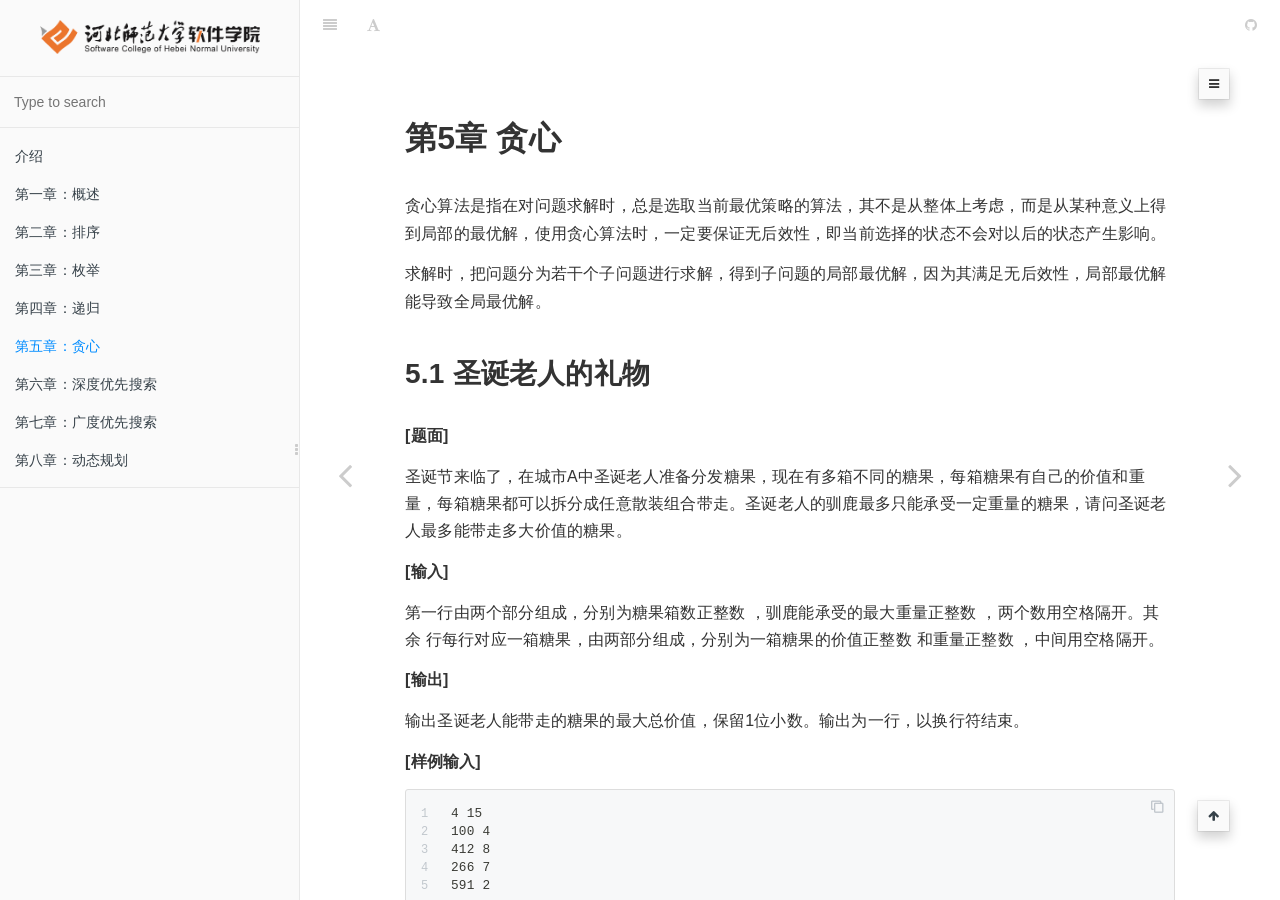
<file: slides/ch05.html>
<!DOCTYPE HTML>
<html lang="zh-hans" >
    <head>
        <title>第五章：贪心 · 算法分析与设计</title>
        <meta charset="UTF-8">
        <meta http-equiv="X-UA-Compatible" content="IE=edge" />
        <meta content="text/html; charset=utf-8" http-equiv="Content-Type">
        <meta name="description" content="">
        <meta name="generator" content="GitBook 3.0.0">
        <meta name="author" content="Eetze">
        
        
    
    <link rel="stylesheet" href="../gitbook/style.css">

    
            
                
                <link rel="stylesheet" href="../gitbook/gitbook-plugin-folding-chapters/folding-chapters.css">
                
            
                
                <link rel="stylesheet" href="../gitbook/gitbook-plugin-prism/prism-ghcolors.css">
                
            
                
                <link rel="stylesheet" href="../gitbook/gitbook-plugin-splitter/splitter.css">
                
            
                
                <link rel="stylesheet" href="../gitbook/gitbook-plugin-search-plus/search.css">
                
            
                
                <link rel="stylesheet" href="../gitbook/gitbook-plugin-anchor-navigation-ex/style/plugin.css">
                
            
                
                <link rel="stylesheet" href="../gitbook/gitbook-plugin-fancybox/jquery.fancybox.css">
                
            
                
                <link rel="stylesheet" href="../gitbook/gitbook-plugin-fancybox/jquery.fancybox-buttons.css">
                
            
                
                <link rel="stylesheet" href="../gitbook/gitbook-plugin-insert-logo-link-style/plugin.css">
                
            
                
                <link rel="stylesheet" href="../gitbook/gitbook-plugin-tbfed-pagefooter/footer.css">
                
            
                
                <link rel="stylesheet" href="../gitbook/gitbook-plugin-code/plugin.css">
                
            
                
                <link rel="stylesheet" href="../gitbook/gitbook-plugin-click-reveal/click_reveal.css">
                
            
                
                <link rel="stylesheet" href="../gitbook/gitbook-plugin-accordion/accordion.css">
                
            
                
                <link rel="stylesheet" href="../gitbook/gitbook-plugin-fontsettings/website.css">
                
            
        

    

    
        
        <link rel="stylesheet" href="../styles/website.css">
        
    

        
    
    
    
    <meta name="HandheldFriendly" content="true"/>
    <meta name="viewport" content="width=device-width, initial-scale=1, user-scalable=no">
    <meta name="apple-mobile-web-app-capable" content="yes">
    <meta name="apple-mobile-web-app-status-bar-style" content="black">
    <link rel="apple-touch-icon-precomposed" sizes="152x152" href="../gitbook/images/apple-touch-icon-precomposed-152.png">
    <link rel="shortcut icon" href="../gitbook/images/favicon.ico" type="image/x-icon">

    
    <link rel="next" href="ch06.html" />
    
    
    <link rel="prev" href="ch04.html" />
    

    
        <link rel="shortcut icon" href='../images/favicon.ico' type="image/x-icon">
    
    
        <link rel="bookmark" href='../images/favicon.ico' type="image/x-icon">
    
    
        <link rel="apple-touch-icon" href='../images/apple-touch-icon.png'>
    
    
        
        <link rel="apple-touch-icon" sizes="120x120" href="../images/apple-touch-icon-120x120.png">
        
        <link rel="apple-touch-icon" sizes="180x180" href="../images/apple-touch-icon-180x180.png">
        
    

    </head>
    <body>
        
<div class="book">
    <div class="book-summary">
        
            
<div id="book-search-input" role="search">
    <input type="text" placeholder="Type to search" />
</div>

            
                <nav role="navigation">
                


<ul class="summary">
    
    

    

    
        
        
    
        <li class="chapter " data-level="1" data-path="../">
            
                <a href="../">
            
                    
                    介绍
            
                </a>
            

            
        </li>
    
        <li class="chapter " data-level="2" data-path="ch01.html">
            
                <a href="ch01.html">
            
                    
                    第一章：概述
            
                </a>
            

            
        </li>
    
        <li class="chapter " data-level="3" data-path="ch02.html">
            
                <a href="ch02.html">
            
                    
                    第二章：排序
            
                </a>
            

            
        </li>
    
        <li class="chapter " data-level="4" data-path="ch03.html">
            
                <a href="ch03.html">
            
                    
                    第三章：枚举
            
                </a>
            

            
        </li>
    
        <li class="chapter " data-level="5" data-path="ch04.html">
            
                <a href="ch04.html">
            
                    
                    第四章：递归
            
                </a>
            

            
        </li>
    
        <li class="chapter active" data-level="6" data-path="ch05.html">
            
                <a href="ch05.html">
            
                    
                    第五章：贪心
            
                </a>
            

            
        </li>
    
        <li class="chapter " data-level="7" data-path="ch06.html">
            
                <a href="ch06.html">
            
                    
                    第六章：深度优先搜索
            
                </a>
            

            
        </li>
    
        <li class="chapter " data-level="8" data-path="ch07.html">
            
                <a href="ch07.html">
            
                    
                    第七章：广度优先搜索
            
                </a>
            

            
        </li>
    
        <li class="chapter " data-level="9" data-path="ch08.html">
            
                <a href="ch08.html">
            
                    
                    第八章：动态规划
            
                </a>
            

            
        </li>
    

    

    <li class="divider"></li>

    <li>
        <a href="https://www.gitbook.com" target="blank" class="gitbook-link">
            Published with GitBook
        </a>
    </li>
</ul>


                </nav>
            
        
    </div>

    <div class="book-body">
        
            <div class="body-inner">
                
                    

<div class="book-header" role="navigation">
    

    <!-- Title -->
    <h1>
        <i class="fa fa-circle-o-notch fa-spin"></i>
        <a href=".." >第五章：贪心</a>
    </h1>
</div>




                    <div class="page-wrapper" tabindex="-1" role="main">
                        <div class="page-inner">
                            
<div class="search-plus" id="book-search-results">
    <div class="search-noresults">
    
                                <section class="normal markdown-section">
                                
                                <div id="anchor-navigation-ex-navbar"><i class="fa fa-navicon"></i><ul><li><span class="title-icon "></span><a href="#&#x7B2C;5&#x7AE0;-&#x8D2A;&#x5FC3;"><b></b>&#x7B2C;5&#x7AE0; &#x8D2A;&#x5FC3;</a></li><ul><li><span class="title-icon "></span><a href="#51-&#x5723;&#x8BDE;&#x8001;&#x4EBA;&#x7684;&#x793C;&#x7269;"><b></b>5.1 &#x5723;&#x8BDE;&#x8001;&#x4EBA;&#x7684;&#x793C;&#x7269;</a></li><li><span class="title-icon "></span><a href="#52-&#x7535;&#x5F71;&#x8282;"><b></b>5.2 &#x7535;&#x5F71;&#x8282;</a></li><li><span class="title-icon "></span><a href="#53-&#x505A;&#x4F5C;&#x4E1A;"><b></b>5.3 &#x505A;&#x4F5C;&#x4E1A;</a></li><li><span class="title-icon "></span><a href="#54-&#x4FDD;&#x62A4;&#x82B1;&#x56ED;"><b></b>5.4 &#x4FDD;&#x62A4;&#x82B1;&#x56ED;</a></li><li><span class="title-icon "></span><a href="#55-&#x755C;&#x680F;&#x4FDD;&#x7559;&#x95EE;&#x9898;"><b></b>5.5 &#x755C;&#x680F;&#x4FDD;&#x7559;&#x95EE;&#x9898;</a></li><li><span class="title-icon "></span><a href="#56-&#x653E;&#x7F6E;&#x96F7;&#x8FBE;"><b></b>5.6 &#x653E;&#x7F6E;&#x96F7;&#x8FBE;</a></li><li><span class="title-icon "></span><a href="#57-&#x9493;&#x9C7C;"><b></b>5.7 &#x9493;&#x9C7C;</a></li></ul></ul></div><a href="#&#x7B2C;5&#x7AE0;-&#x8D2A;&#x5FC3;" id="anchorNavigationExGoTop"><i class="fa fa-arrow-up"></i></a><h1 id="&#x7B2C;5&#x7AE0;-&#x8D2A;&#x5FC3;"><a name="&#x7B2C;5&#x7AE0;-&#x8D2A;&#x5FC3;" class="anchor-navigation-ex-anchor" href="#&#x7B2C;5&#x7AE0;-&#x8D2A;&#x5FC3;"><i class="fa fa-link" aria-hidden="true"></i></a>&#x7B2C;5&#x7AE0; &#x8D2A;&#x5FC3;</h1>
<p>&#x8D2A;&#x5FC3;&#x7B97;&#x6CD5;&#x662F;&#x6307;&#x5728;&#x5BF9;&#x95EE;&#x9898;&#x6C42;&#x89E3;&#x65F6;&#xFF0C;&#x603B;&#x662F;&#x9009;&#x53D6;&#x5F53;&#x524D;&#x6700;&#x4F18;&#x7B56;&#x7565;&#x7684;&#x7B97;&#x6CD5;&#xFF0C;&#x5176;&#x4E0D;&#x662F;&#x4ECE;&#x6574;&#x4F53;&#x4E0A;&#x8003;&#x8651;&#xFF0C;&#x800C;&#x662F;&#x4ECE;&#x67D0;&#x79CD;&#x610F;&#x4E49;&#x4E0A;&#x5F97;&#x5230;&#x5C40;&#x90E8;&#x7684;&#x6700;&#x4F18;&#x89E3;&#xFF0C;&#x4F7F;&#x7528;&#x8D2A;&#x5FC3;&#x7B97;&#x6CD5;&#x65F6;&#xFF0C;&#x4E00;&#x5B9A;&#x8981;&#x4FDD;&#x8BC1;&#x65E0;&#x540E;&#x6548;&#x6027;&#xFF0C;&#x5373;&#x5F53;&#x524D;&#x9009;&#x62E9;&#x7684;&#x72B6;&#x6001;&#x4E0D;&#x4F1A;&#x5BF9;&#x4EE5;&#x540E;&#x7684;&#x72B6;&#x6001;&#x4EA7;&#x751F;&#x5F71;&#x54CD;&#x3002;</p>
<p>&#x6C42;&#x89E3;&#x65F6;&#xFF0C;&#x628A;&#x95EE;&#x9898;&#x5206;&#x4E3A;&#x82E5;&#x5E72;&#x4E2A;&#x5B50;&#x95EE;&#x9898;&#x8FDB;&#x884C;&#x6C42;&#x89E3;&#xFF0C;&#x5F97;&#x5230;&#x5B50;&#x95EE;&#x9898;&#x7684;&#x5C40;&#x90E8;&#x6700;&#x4F18;&#x89E3;&#xFF0C;&#x56E0;&#x4E3A;&#x5176;&#x6EE1;&#x8DB3;&#x65E0;&#x540E;&#x6548;&#x6027;&#xFF0C;&#x5C40;&#x90E8;&#x6700;&#x4F18;&#x89E3;&#x80FD;&#x5BFC;&#x81F4;&#x5168;&#x5C40;&#x6700;&#x4F18;&#x89E3;&#x3002;</p>
<h2 id="51-&#x5723;&#x8BDE;&#x8001;&#x4EBA;&#x7684;&#x793C;&#x7269;"><a name="51-&#x5723;&#x8BDE;&#x8001;&#x4EBA;&#x7684;&#x793C;&#x7269;" class="anchor-navigation-ex-anchor" href="#51-&#x5723;&#x8BDE;&#x8001;&#x4EBA;&#x7684;&#x793C;&#x7269;"><i class="fa fa-link" aria-hidden="true"></i></a>5.1 &#x5723;&#x8BDE;&#x8001;&#x4EBA;&#x7684;&#x793C;&#x7269;</h2>
<p><strong>[&#x9898;&#x9762;]</strong></p>
<p>&#x5723;&#x8BDE;&#x8282;&#x6765;&#x4E34;&#x4E86;&#xFF0C;&#x5728;&#x57CE;&#x5E02;A&#x4E2D;&#x5723;&#x8BDE;&#x8001;&#x4EBA;&#x51C6;&#x5907;&#x5206;&#x53D1;&#x7CD6;&#x679C;&#xFF0C;&#x73B0;&#x5728;&#x6709;&#x591A;&#x7BB1;&#x4E0D;&#x540C;&#x7684;&#x7CD6;&#x679C;&#xFF0C;&#x6BCF;&#x7BB1;&#x7CD6;&#x679C;&#x6709;&#x81EA;&#x5DF1;&#x7684;&#x4EF7;&#x503C;&#x548C;&#x91CD;&#x91CF;&#xFF0C;&#x6BCF;&#x7BB1;&#x7CD6;&#x679C;&#x90FD;&#x53EF;&#x4EE5;&#x62C6;&#x5206;&#x6210;&#x4EFB;&#x610F;&#x6563;&#x88C5;&#x7EC4;&#x5408;&#x5E26;&#x8D70;&#x3002;&#x5723;&#x8BDE;&#x8001;&#x4EBA;&#x7684;&#x9A6F;&#x9E7F;&#x6700;&#x591A;&#x53EA;&#x80FD;&#x627F;&#x53D7;&#x4E00;&#x5B9A;&#x91CD;&#x91CF;&#x7684;&#x7CD6;&#x679C;&#xFF0C;&#x8BF7;&#x95EE;&#x5723;&#x8BDE;&#x8001;&#x4EBA;&#x6700;&#x591A;&#x80FD;&#x5E26;&#x8D70;&#x591A;&#x5927;&#x4EF7;&#x503C;&#x7684;&#x7CD6;&#x679C;&#x3002;</p>
<p><strong>[&#x8F93;&#x5165;]</strong></p>
<p>&#x7B2C;&#x4E00;&#x884C;&#x7531;&#x4E24;&#x4E2A;&#x90E8;&#x5206;&#x7EC4;&#x6210;&#xFF0C;&#x5206;&#x522B;&#x4E3A;&#x7CD6;&#x679C;&#x7BB1;&#x6570;&#x6B63;&#x6574;&#x6570; <script type="math/tex; ">n(1 \leq n \leq 100)</script>&#xFF0C;&#x9A6F;&#x9E7F;&#x80FD;&#x627F;&#x53D7;&#x7684;&#x6700;&#x5927;&#x91CD;&#x91CF;&#x6B63;&#x6574;&#x6570; <script type="math/tex; ">w(0 < w < 10000)</script> &#xFF0C;&#x4E24;&#x4E2A;&#x6570;&#x7528;&#x7A7A;&#x683C;&#x9694;&#x5F00;&#x3002;&#x5176;&#x4F59; <script type="math/tex; ">n</script> &#x884C;&#x6BCF;&#x884C;&#x5BF9;&#x5E94;&#x4E00;&#x7BB1;&#x7CD6;&#x679C;&#xFF0C;&#x7531;&#x4E24;&#x90E8;&#x5206;&#x7EC4;&#x6210;&#xFF0C;&#x5206;&#x522B;&#x4E3A;&#x4E00;&#x7BB1;&#x7CD6;&#x679C;&#x7684;&#x4EF7;&#x503C;&#x6B63;&#x6574;&#x6570; <script type="math/tex; ">v</script> &#x548C;&#x91CD;&#x91CF;&#x6B63;&#x6574;&#x6570; <script type="math/tex; ">w</script> &#xFF0C;&#x4E2D;&#x95F4;&#x7528;&#x7A7A;&#x683C;&#x9694;&#x5F00;&#x3002;</p>
<p><strong>[&#x8F93;&#x51FA;]</strong></p>
<p>&#x8F93;&#x51FA;&#x5723;&#x8BDE;&#x8001;&#x4EBA;&#x80FD;&#x5E26;&#x8D70;&#x7684;&#x7CD6;&#x679C;&#x7684;&#x6700;&#x5927;&#x603B;&#x4EF7;&#x503C;&#xFF0C;&#x4FDD;&#x7559;1&#x4F4D;&#x5C0F;&#x6570;&#x3002;&#x8F93;&#x51FA;&#x4E3A;&#x4E00;&#x884C;&#xFF0C;&#x4EE5;&#x6362;&#x884C;&#x7B26;&#x7ED3;&#x675F;&#x3002;</p>
<p><strong>[&#x6837;&#x4F8B;&#x8F93;&#x5165;]</strong></p>
<pre class="language-"><code>4 15
100 4
412 8
266 7
591 2
</code></pre><p><strong>[&#x6837;&#x4F8B;&#x8F93;&#x51FA;]</strong></p>
<pre class="language-"><code>1193.0
</code></pre><p><strong>[&#x601D;&#x8DEF;]</strong></p>
<p>&#x6309;&#x793C;&#x7269;&#x7684; &#x4EF7;&#x503C;/&#x91CD;&#x91CF; &#x6BD4;&#x4ECE;&#x5927;&#x5230;&#x5C0F;&#x4F9D;&#x6B21;&#x9009;&#x53D6;&#x793C;&#x7269;&#xFF0C;&#x5BF9;&#x9009;&#x53D6;&#x7684;&#x793C;&#x7269;&#x5C3D;&#x53EF;&#x80FD;&#x591A;&#x5730;&#x88C5;&#xFF0C;&#x76F4;&#x5230;&#x8FBE;&#x5230;&#x603B;&#x91CD;&#x91CF; <script type="math/tex; ">w</script> &#x3002;</p>
<p><strong>[&#x53C2;&#x8003;&#x4EE3;&#x7801;]</strong></p>
<pre class="language-"><code class="lang-cpp"><span class="token macro property">#<span class="token directive keyword">include</span> <span class="token string">&lt;stdio.h&gt;</span></span>
<span class="token macro property">#<span class="token directive keyword">include</span> <span class="token string">&lt;algorithm&gt;</span></span>
<span class="token keyword">using</span> <span class="token keyword">namespace</span> std<span class="token punctuation">;</span>

<span class="token keyword">const</span> <span class="token keyword">double</span> eps <span class="token operator">=</span> <span class="token number">1e-6</span><span class="token punctuation">;</span>

<span class="token keyword">struct</span> <span class="token class-name">Candy</span> <span class="token punctuation">{</span>
    <span class="token keyword">int</span> v<span class="token punctuation">;</span> 
    <span class="token keyword">int</span> w<span class="token punctuation">;</span>
    <span class="token keyword">bool</span> <span class="token keyword">operator</span> <span class="token operator">&lt;</span> <span class="token punctuation">(</span><span class="token keyword">const</span> Candy <span class="token operator">&amp;</span> c<span class="token punctuation">)</span> <span class="token keyword">const</span> <span class="token punctuation">{</span> 
        <span class="token keyword">return</span> <span class="token keyword">double</span><span class="token punctuation">(</span>v<span class="token punctuation">)</span><span class="token operator">/</span>w <span class="token operator">-</span> <span class="token keyword">double</span><span class="token punctuation">(</span>c<span class="token punctuation">.</span>v<span class="token punctuation">)</span><span class="token operator">/</span>c<span class="token punctuation">.</span>w <span class="token operator">&gt;</span> eps<span class="token punctuation">;</span> 
    <span class="token punctuation">}</span>
<span class="token punctuation">}</span> candies<span class="token punctuation">[</span><span class="token number">110</span><span class="token punctuation">]</span><span class="token punctuation">;</span>

<span class="token keyword">int</span> <span class="token function">main</span><span class="token punctuation">(</span><span class="token keyword">void</span><span class="token punctuation">)</span> <span class="token punctuation">{</span>
    <span class="token keyword">int</span> n<span class="token punctuation">,</span> w<span class="token punctuation">;</span>
    <span class="token function">scanf</span><span class="token punctuation">(</span><span class="token string">&quot;%d %d&quot;</span><span class="token punctuation">,</span> <span class="token operator">&amp;</span>n<span class="token punctuation">,</span> <span class="token operator">&amp;</span>w<span class="token punctuation">)</span><span class="token punctuation">;</span>
    <span class="token keyword">for</span><span class="token punctuation">(</span><span class="token keyword">int</span> i<span class="token operator">=</span><span class="token number">0</span><span class="token punctuation">;</span> i<span class="token operator">&lt;</span>n<span class="token punctuation">;</span> <span class="token operator">++</span>i<span class="token punctuation">)</span>
        <span class="token function">scanf</span><span class="token punctuation">(</span><span class="token string">&quot;%d%d&quot;</span><span class="token punctuation">,</span> <span class="token operator">&amp;</span>candies<span class="token punctuation">[</span>i<span class="token punctuation">]</span><span class="token punctuation">.</span>v <span class="token punctuation">,</span> <span class="token operator">&amp;</span>candies<span class="token punctuation">[</span>i<span class="token punctuation">]</span><span class="token punctuation">.</span>w<span class="token punctuation">)</span><span class="token punctuation">;</span>
    <span class="token function">sort</span><span class="token punctuation">(</span>candies<span class="token punctuation">,</span> candies<span class="token operator">+</span>n<span class="token punctuation">)</span><span class="token punctuation">;</span>

    <span class="token keyword">int</span> totalW <span class="token operator">=</span> <span class="token number">0</span><span class="token punctuation">;</span>
    <span class="token keyword">double</span> totalV <span class="token operator">=</span> <span class="token number">0</span><span class="token punctuation">;</span>
    <span class="token keyword">for</span><span class="token punctuation">(</span><span class="token keyword">int</span> i<span class="token operator">=</span><span class="token number">0</span><span class="token punctuation">;</span> i<span class="token operator">&lt;</span>n<span class="token punctuation">;</span> <span class="token operator">++</span>i<span class="token punctuation">)</span> <span class="token punctuation">{</span>
        <span class="token keyword">if</span><span class="token punctuation">(</span>totalW <span class="token operator">+</span> candies<span class="token punctuation">[</span>i<span class="token punctuation">]</span><span class="token punctuation">.</span>w <span class="token operator">&lt;=</span> w<span class="token punctuation">)</span> <span class="token punctuation">{</span>
            totalW <span class="token operator">+=</span> candies<span class="token punctuation">[</span>i<span class="token punctuation">]</span><span class="token punctuation">.</span>w<span class="token punctuation">;</span>
            totalV <span class="token operator">+=</span> candies<span class="token punctuation">[</span>i<span class="token punctuation">]</span><span class="token punctuation">.</span>v<span class="token punctuation">;</span>
        <span class="token punctuation">}</span>
        <span class="token keyword">else</span> <span class="token punctuation">{</span>
            totalV <span class="token operator">+=</span> candies<span class="token punctuation">[</span>i<span class="token punctuation">]</span><span class="token punctuation">.</span>v <span class="token operator">*</span> <span class="token keyword">double</span><span class="token punctuation">(</span>w<span class="token operator">-</span>totalW<span class="token punctuation">)</span><span class="token operator">/</span>candies<span class="token punctuation">[</span>i<span class="token punctuation">]</span><span class="token punctuation">.</span>w<span class="token punctuation">;</span>
            <span class="token keyword">break</span><span class="token punctuation">;</span>
        <span class="token punctuation">}</span>
    <span class="token punctuation">}</span>
    <span class="token function">printf</span><span class="token punctuation">(</span><span class="token string">&quot;%.1f&quot;</span><span class="token punctuation">,</span>totalV<span class="token punctuation">)</span><span class="token punctuation">;</span>

    <span class="token keyword">return</span> <span class="token number">0</span><span class="token punctuation">;</span>
<span class="token punctuation">}</span>
</code></pre>
<h2 id="52-&#x7535;&#x5F71;&#x8282;"><a name="52-&#x7535;&#x5F71;&#x8282;" class="anchor-navigation-ex-anchor" href="#52-&#x7535;&#x5F71;&#x8282;"><i class="fa fa-link" aria-hidden="true"></i></a>5.2 &#x7535;&#x5F71;&#x8282;</h2>
<p><strong>[&#x9898;&#x9762;]</strong></p>
<p>&#x5927;&#x5B66;&#x751F;&#x7535;&#x5F71;&#x8282;&#x5728;&#x5317;&#x5927;&#x4E3E;&#x529E;! &#x8FD9;&#x5929;&#xFF0C;&#x5728;&#x5317;&#x5927;&#x5404;&#x5730;&#x653E;&#x4E86;&#x591A;&#x90E8;&#x7535;&#x5F71;&#xFF0C;&#x7ED9;&#x5B9A;&#x6BCF;&#x90E8;&#x7535;&#x5F71;&#x7684;&#x653E;&#x6620;&#x65F6;&#x95F4;&#x533A;&#x95F4;&#xFF0C;&#x533A;&#x95F4;&#x91CD;&#x53E0;&#x7684;&#x7535;&#x5F71;&#x4E0D;&#x53EF;&#x80FD;&#x540C;&#x65F6;&#x770B;&#xFF08;&#x7AEF;&#x70B9;&#x53EF;&#x4EE5;&#x91CD;&#x5408;&#xFF09;&#xFF0C;&#x95EE;&#x674E;&#x96F7;&#x6700;&#x591A;&#x53EF;&#x4EE5;&#x770B;&#x591A;&#x5C11;&#x90E8;&#x7535;&#x5F71;&#x3002;</p>
<p><strong>[&#x8F93;&#x5165;]</strong></p>
<p>&#x591A;&#x7EC4;&#x6570;&#x636E;&#x3002;&#x6BCF;&#x7EC4;&#x6570;&#x636E;&#x5F00;&#x5934;&#x662F; <script type="math/tex; ">n(n \leq 100)</script>&#xFF0C;&#x8868;&#x793A;&#x5171; <script type="math/tex; ">n</script> &#x573A;&#x7535;&#x5F71;&#x3002;</p>
<p>&#x63A5;&#x4E0B;&#x6765; <script type="math/tex; ">n</script> &#x884C;&#xFF0C;&#x6BCF;&#x884C;&#x4E24;&#x4E2A;&#x6574;&#x6570;(0&#x5230;1000&#x4E4B;&#x95F4;)&#xFF0C;&#x8868;&#x793A;&#x4E00;&#x573A;&#x7535;&#x5F71;&#x7684;&#x653E;&#x6620;&#x533A;&#x95F4;&#x3002;</p>
<p><script type="math/tex; ">n=0</script> &#x5219;&#x6570;&#x636E;&#x7ED3;&#x675F;&#x3002;</p>
<p><strong>[&#x8F93;&#x51FA;]</strong></p>
<p>&#x5BF9;&#x6BCF;&#x7EC4;&#x6570;&#x636E;&#x8F93;&#x51FA;&#x6700;&#x591A;&#x80FD;&#x770B;&#x51E0;&#x90E8;&#x7535;&#x5F71;</p>
<p><strong>[&#x6837;&#x4F8B;&#x8F93;&#x5165;]</strong></p>
<pre class="language-"><code>8
3 4
0 7 
3 8 
15 19
15 20
10 15
8 18 
6 12 
0
</code></pre><p><strong>[&#x6837;&#x4F8B;&#x8F93;&#x51FA;]</strong></p>
<pre class="language-"><code>3
</code></pre><p><strong>[&#x601D;&#x8DEF;]</strong></p>
<p>&#x5C06;&#x6240;&#x6709;&#x7535;&#x5F71;&#x6309;&#x7ED3;&#x675F;&#x65F6;&#x95F4;&#x4ECE;&#x5C0F;&#x5230;&#x5927;&#x6392;&#x5E8F;&#xFF0C;&#x7B2C;&#x4E00;&#x6B65;&#x9009;&#x7ED3;&#x675F;&#x65F6;&#x95F4;&#x6700;&#x65E9;&#x7684;&#x90A3;&#x90E8;&#x7535;&#x5F71;&#x3002;&#x7136;&#x540E;&#xFF0C;&#x6BCF;&#x6B65;&#x90FD;&#x9009;&#x548C;&#x4E0A;&#x4E00;&#x90E8;&#x9009;&#x4E2D;&#x7684;&#x7535;&#x5F71;&#x4E0D;&#x51B2;&#x7A81;&#x4E14;&#x7ED3;&#x675F;&#x65F6;&#x95F4;&#x6700;&#x65E9;&#x7684;&#x7535;&#x5F71;&#x3002;</p>
<p><strong>[&#x53C2;&#x8003;&#x4EE3;&#x7801;]</strong></p>
<pre class="language-"><code class="lang-cpp"><span class="token macro property">#<span class="token directive keyword">include</span> <span class="token string">&lt;iostream&gt;</span></span>
<span class="token macro property">#<span class="token directive keyword">include</span> <span class="token string">&lt;stdio.h&gt;</span></span>
<span class="token macro property">#<span class="token directive keyword">include</span> <span class="token string">&lt;algorithm&gt;</span></span>
<span class="token keyword">using</span> <span class="token keyword">namespace</span> std<span class="token punctuation">;</span>

<span class="token keyword">struct</span> <span class="token class-name">film</span><span class="token punctuation">{</span>
    <span class="token keyword">int</span> s<span class="token punctuation">;</span>
    <span class="token keyword">int</span> e<span class="token punctuation">;</span>
    <span class="token keyword">bool</span> <span class="token keyword">operator</span><span class="token operator">&lt;</span> <span class="token punctuation">(</span><span class="token keyword">const</span> film <span class="token operator">&amp;</span>c<span class="token punctuation">)</span> <span class="token keyword">const</span> <span class="token punctuation">{</span>
        <span class="token keyword">return</span> e <span class="token operator">&lt;=</span> c<span class="token punctuation">.</span>e<span class="token punctuation">;</span>
    <span class="token punctuation">}</span>
<span class="token punctuation">}</span> films<span class="token punctuation">[</span><span class="token number">100</span><span class="token operator">+</span><span class="token number">5</span><span class="token punctuation">]</span><span class="token punctuation">;</span>

<span class="token keyword">int</span> <span class="token function">main</span><span class="token punctuation">(</span><span class="token keyword">void</span><span class="token punctuation">)</span> <span class="token punctuation">{</span>
    <span class="token keyword">int</span> n<span class="token punctuation">;</span>
    <span class="token keyword">while</span><span class="token punctuation">(</span><span class="token punctuation">(</span><span class="token function">scanf</span><span class="token punctuation">(</span><span class="token string">&quot;%d&quot;</span><span class="token punctuation">,</span><span class="token operator">&amp;</span>n<span class="token punctuation">)</span><span class="token operator">!=</span><span class="token constant">EOF</span><span class="token punctuation">)</span><span class="token operator">&amp;&amp;</span><span class="token punctuation">(</span>n<span class="token operator">!=</span><span class="token number">0</span><span class="token punctuation">)</span><span class="token punctuation">)</span><span class="token punctuation">{</span>
        <span class="token keyword">for</span><span class="token punctuation">(</span><span class="token keyword">int</span> i<span class="token operator">=</span><span class="token number">0</span><span class="token punctuation">;</span> i<span class="token operator">&lt;</span>n<span class="token punctuation">;</span> <span class="token operator">++</span>i<span class="token punctuation">)</span>
            <span class="token function">scanf</span><span class="token punctuation">(</span><span class="token string">&quot;%d %d&quot;</span><span class="token punctuation">,</span> <span class="token operator">&amp;</span>films<span class="token punctuation">[</span>i<span class="token punctuation">]</span><span class="token punctuation">.</span>s<span class="token punctuation">,</span> <span class="token operator">&amp;</span>films<span class="token punctuation">[</span>i<span class="token punctuation">]</span><span class="token punctuation">.</span>e<span class="token punctuation">)</span><span class="token punctuation">;</span>

        <span class="token function">sort</span><span class="token punctuation">(</span>films<span class="token punctuation">,</span> films<span class="token operator">+</span>n<span class="token punctuation">)</span><span class="token punctuation">;</span>

        <span class="token keyword">int</span> sum<span class="token operator">=</span><span class="token number">1</span><span class="token punctuation">;</span>
        <span class="token keyword">int</span> endtime <span class="token operator">=</span> films<span class="token punctuation">[</span><span class="token number">0</span><span class="token punctuation">]</span><span class="token punctuation">.</span>e<span class="token punctuation">;</span>
        <span class="token keyword">for</span><span class="token punctuation">(</span><span class="token keyword">int</span> i<span class="token operator">=</span><span class="token number">1</span><span class="token punctuation">;</span> i<span class="token operator">&lt;</span>n<span class="token punctuation">;</span> <span class="token operator">++</span>i<span class="token punctuation">)</span> <span class="token punctuation">{</span>
            <span class="token keyword">if</span><span class="token punctuation">(</span>films<span class="token punctuation">[</span>i<span class="token punctuation">]</span><span class="token punctuation">.</span>s <span class="token operator">&gt;=</span> endtime<span class="token punctuation">)</span><span class="token punctuation">{</span>
                endtime <span class="token operator">=</span> films<span class="token punctuation">[</span>i<span class="token punctuation">]</span><span class="token punctuation">.</span>e<span class="token punctuation">;</span>
                sum<span class="token operator">++</span><span class="token punctuation">;</span>
            <span class="token punctuation">}</span>
        <span class="token punctuation">}</span>
        <span class="token function">printf</span><span class="token punctuation">(</span><span class="token string">&quot;%d\n&quot;</span><span class="token punctuation">,</span> sum<span class="token punctuation">)</span><span class="token punctuation">;</span>
    <span class="token punctuation">}</span>
    <span class="token keyword">return</span> <span class="token number">0</span><span class="token punctuation">;</span>
<span class="token punctuation">}</span>
</code></pre>
<h2 id="53-&#x505A;&#x4F5C;&#x4E1A;"><a name="53-&#x505A;&#x4F5C;&#x4E1A;" class="anchor-navigation-ex-anchor" href="#53-&#x505A;&#x4F5C;&#x4E1A;"><i class="fa fa-link" aria-hidden="true"></i></a>5.3 &#x505A;&#x4F5C;&#x4E1A;</h2>
<p><strong>[&#x9898;&#x9762;]</strong></p>
<p>Ignatius&#x6709;&#x5F88;&#x591A;&#x4F5C;&#x4E1A;&#x8981;&#x505A;&#xFF0C;&#x6BCF;&#x95E8;&#x4F5C;&#x4E1A;&#x90FD;&#x6709;&#x4E00;&#x4E2A;&#x6700;&#x8FDF;&#x671F;&#x9650;&#xFF0C;&#x5982;&#x679C;&#x6CA1;&#x6709;&#x5728;&#x6700;&#x8FDF;&#x671F;&#x9650;&#x5185;&#x5B8C;&#x6210;&#xFF0C;&#x5C31;&#x4F1A;&#x6263;&#x9664;&#x76F8;&#x5E94;&#x7684;&#x5206;&#x6570;&#x3002;&#x5047;&#x8BBE;&#x505A;&#x6BCF;&#x95E8;&#x4F5C;&#x4E1A;&#x90FD;&#x8981;&#x4E00;&#x5929;&#x65F6;&#x95F4;&#xFF0C;&#x4F60;&#x80FD;&#x5E2E;&#x4ED6;&#x89C4;&#x5212;&#x51FA;&#x6263;&#x5206;&#x6700;&#x5C11;&#x7684;&#x505A;&#x4F5C;&#x4E1A;&#x987A;&#x5E8F;&#x5417;&#xFF1F;</p>
<p><strong>[&#x8F93;&#x5165;]</strong></p>
<p>&#x8F93;&#x5165;&#x5305;&#x542B;&#x591A;&#x7EC4;&#x6D4B;&#x8BD5;&#x6570;&#x636E;&#x3002;&#x8F93;&#x5165;&#x7684;&#x7B2C;&#x4E00;&#x884C;&#x4E3A;&#x4E00;&#x4E2A;&#x6570; <script type="math/tex; ">T</script>&#xFF0C;&#x8868;&#x793A;&#x6D4B;&#x8BD5;&#x7EC4;&#x6570;&#xFF0C;&#x63A5;&#x4E0B;&#x6765;&#x5305;&#x62EC; <script type="math/tex; ">T</script> &#x7EC4;&#x6D4B;&#x8BD5;&#x6570;&#x636E;&#xFF0C;&#x6BCF;&#x7EC4;&#x6D4B;&#x8BD5;&#x6570;&#x636E;&#x7684;&#x7B2C;&#x4E00;&#x884C;&#x4E3A;&#x4E00;&#x4E2A;&#x6574;&#x6570; <script type="math/tex; ">N(1 \leq N \leq 1000)</script>&#xFF0C;&#x8868;&#x793A;&#x4F5C;&#x4E1A;&#x95E8;&#x6570;&#xFF0C;&#x63A5;&#x4E0B;&#x6765;&#x6709;&#x4E24;&#x884C;&#xFF0C;&#x7B2C;&#x4E00;&#x884C;&#x6709; <script type="math/tex; ">N</script> &#x4E2A;&#x6570;&#x5B57;&#xFF0C;&#x5206;&#x522B;&#x8868;&#x793A;&#x6BCF;&#x95E8;&#x4F5C;&#x4E1A;&#x7684;&#x6700;&#x8FDF;&#x671F;&#x9650;&#xFF0C;&#x7B2C;&#x4E8C;&#x884C;&#x6709; <script type="math/tex; ">N</script> &#x4E2A;&#x6570;&#x5B57;&#xFF0C;&#x5206;&#x522B;&#x8868;&#x793A;&#x672A;&#x5B8C;&#x6210;&#x4F5C;&#x4E1A;&#x6263;&#x9664;&#x7684;&#x76F8;&#x5E94;&#x5206;&#x6570;&#x3002;</p>
<p><strong>[&#x8F93;&#x51FA;]</strong></p>
<p>&#x5BF9;&#x4E8E;&#x6BCF;&#x7EC4;&#x6D4B;&#x8BD5;&#x6570;&#x636E;&#xFF0C;&#x8F93;&#x51FA;&#x6263;&#x9664;&#x7684;&#x6700;&#x5C11;&#x5206;&#x6570;&#xFF0C;&#x6BCF;&#x884C;&#x5BF9;&#x5E94;&#x4E00;&#x4E2A;&#x6570;&#x636E;&#x7B54;&#x6848;&#x3002;</p>
<p><strong>[&#x6837;&#x4F8B;&#x8F93;&#x5165;]</strong></p>
<pre class="language-"><code>3
3
3 3 3
10 5 1
3
1 3 1
6 2 3
7
1 4 6 4 2 4 3
3 2 1 7 6 5 4
</code></pre><p><strong>[&#x6837;&#x4F8B;&#x8F93;&#x51FA;]</strong></p>
<pre class="language-"><code>0
3
5
</code></pre><p><strong>[&#x601D;&#x8DEF;]</strong></p>
<p>&#x9898;&#x76EE;&#x4E2D;&#x6C42;&#x89E3;&#x6263;&#x9664;&#x7684;&#x6700;&#x5C11;&#x5206;&#x6570;&#xFF0C;&#x90A3;&#x4E48;&#x4ECE;&#x5206;&#x6570;&#x4E0B;&#x624B;&#xFF0C;&#x4F18;&#x5148;&#x5B8C;&#x6210;&#x5206;&#x6570;&#x9AD8;&#x7684;&#x4F5C;&#x4E1A;&#xFF0C;&#x6240;&#x4EE5;&#x5C06;&#x4F5C;&#x4E1A;&#x6309;&#x7167;&#x5206;&#x6570;&#x8FDB;&#x884C;&#x6392;&#x5E8F;&#xFF0C;&#x5176;&#x6B21;&#x8003;&#x8651;&#x600E;&#x6837;&#x5B89;&#x6392;&#x987A;&#x5E8F;&#x3002;</p>
<pre class="language-"><code>&#x4F5C;&#x4E1A;: A B C D E F G
&#x671F;&#x9650;: 1 4 6 4 2 4 3
&#x6263;&#x5206;: 3 2 1 7 6 5 4
</code></pre><p>&#x7528;&#x6837;&#x4F8B;3&#x6765;&#x5206;&#x6790;&#xFF0C;&#x5047;&#x8BBE;&#x7B2C;&#x4E00;&#x5929;&#x505A;&#x4E86;&#x201C;&#x4F5C;&#x4E1A;A&#x201D;&#xFF0C;&#x7B2C;&#x4E8C;&#x5929;&#x505A;&#x4E86;&#x201C;&#x4F5C;&#x4E1A;E&#x201D;&#xFF0C;&#x7B2C;&#x4E09;&#x5929;&#x505A;&#x4E86;&#x201C;&#x4F5C;&#x4E1A;G&#x201D;&#xFF0C;&#x90A3;&#x4E48;&#x7B2C;&#x56DB;&#x5929;&#x4F1A;&#x9009;&#x62E9;&#x6263;&#x5206;&#x66F4;&#x9AD8;&#x7684;&#x201C;&#x4F5C;&#x4E1A;D&#x201D;&#xFF0C;&#x82E5;&#x8FD9;&#x6837;&#x5B89;&#x6392;&#xFF0C;&#x7B2C;&#x56DB;&#x5929;&#x4F1A;&#x4EA7;&#x751F;&#x6263;&#x5206;7&#xFF08;&#x201C;&#x4F5C;&#x4E1A;B&#x201D; + &#x201C;&#x4F5C;&#x4E1A;F&#x201D;&#xFF09;&#xFF0C;&#x5F88;&#x660E;&#x663E;&#x4E0D;&#x662F;&#x6700;&#x4F18;&#x89E3;&#x3002;</p>
<p>&#x5176;&#x5B9E;&#x53EF;&#x4EE5;&#x7528;&#x7B2C;&#x4E09;&#x5929;&#x505A;&#x201C;&#x4F5C;&#x4E1A;F&#x201D;&#xFF0C;&#x7B2C;&#x4E00;&#x5929;&#x505A;&#x201C;&#x4F5C;&#x4E1A;G&#x201D;&#xFF0C;&#x8FD9;&#x6837;&#x5C31;&#x80FD;&#x8FBE;&#x5230;&#x6700;&#x4F18;&#x89E3;&#xFF0C;&#x6240;&#x4EE5;&#x6211;&#x4EEC;&#x4E0D;&#x80FD;&#x6B63;&#x5411;&#x8003;&#x8651;&#xFF0C;&#x5E94;&#x8BE5;&#x628A;&#x65F6;&#x95F4;&#x7528;&#x6765;&#x505A;&#x5C3D;&#x53EF;&#x80FD;&#x6263;&#x5206;&#x9AD8;&#x7684;&#x4F5C;&#x4E1A;&#xFF0C;&#x76F4;&#x63A5;&#x6309;&#x7167;&#x65F6;&#x95F4;&#x4ECE;&#x5927;&#x5230;&#x5C0F;&#x8FDB;&#x884C;&#x679A;&#x4E3E;&#xFF0C;&#x5224;&#x65AD;&#x5728;&#x6700;&#x8FDF;&#x671F;&#x9650;&#x524D;&#x662F;&#x5426;&#x80FD;&#x5B8C;&#x6210;&#x5B83;&#xFF0C;&#x9700;&#x8981;&#x7528;&#x5230;&#x4E00;&#x4E2A;&#x6807;&#x8BB0;&#x6570;&#x7EC4;&#x6765;&#x8F85;&#x52A9;&#x5224;&#x65AD;&#x8BE5;&#x5929;&#x662F;&#x5426;&#x5DF2;&#x88AB;&#x5360;&#x7528;&#x3002;</p>
<p><strong>[&#x53C2;&#x8003;&#x4EE3;&#x7801;]</strong></p>
<pre class="language-"><code class="lang-cpp"><span class="token macro property">#<span class="token directive keyword">include</span> <span class="token string">&lt;stdio.h&gt;</span></span>
<span class="token macro property">#<span class="token directive keyword">include</span> <span class="token string">&lt;stdlib.h&gt;</span></span>
<span class="token macro property">#<span class="token directive keyword">include</span> <span class="token string">&lt;string.h&gt;</span></span>
<span class="token macro property">#<span class="token directive keyword">include</span> <span class="token string">&lt;algorithm&gt;</span></span>

<span class="token keyword">const</span> <span class="token keyword">int</span> N <span class="token operator">=</span> <span class="token number">1010</span><span class="token punctuation">;</span>

<span class="token keyword">struct</span> <span class="token class-name">Work</span> <span class="token punctuation">{</span>
    <span class="token keyword">int</span> time<span class="token punctuation">;</span>
    <span class="token keyword">int</span> score<span class="token punctuation">;</span>
    <span class="token keyword">friend</span> <span class="token keyword">bool</span> <span class="token keyword">operator</span> <span class="token operator">&lt;</span> <span class="token punctuation">(</span><span class="token keyword">const</span> Work <span class="token operator">&amp;</span>a<span class="token punctuation">,</span> <span class="token keyword">const</span> Work <span class="token operator">&amp;</span>b<span class="token punctuation">)</span> <span class="token punctuation">{</span>
        <span class="token keyword">return</span> a<span class="token punctuation">.</span>score <span class="token operator">&gt;</span> b<span class="token punctuation">.</span>score<span class="token punctuation">;</span>
    <span class="token punctuation">}</span>
<span class="token punctuation">}</span> workArr<span class="token punctuation">[</span>N<span class="token punctuation">]</span><span class="token punctuation">;</span>

<span class="token keyword">int</span> doneArr<span class="token punctuation">[</span>N<span class="token punctuation">]</span><span class="token punctuation">;</span>

<span class="token keyword">int</span> <span class="token function">main</span><span class="token punctuation">(</span><span class="token keyword">void</span><span class="token punctuation">)</span> <span class="token punctuation">{</span>
    <span class="token keyword">int</span> t<span class="token punctuation">,</span> n<span class="token punctuation">;</span>
    <span class="token function">scanf</span><span class="token punctuation">(</span><span class="token string">&quot;%d&quot;</span><span class="token punctuation">,</span> <span class="token operator">&amp;</span>t<span class="token punctuation">)</span><span class="token punctuation">;</span>
    <span class="token keyword">while</span><span class="token punctuation">(</span>t<span class="token operator">--</span><span class="token punctuation">)</span> <span class="token punctuation">{</span>
        <span class="token function">scanf</span><span class="token punctuation">(</span><span class="token string">&quot;%d&quot;</span><span class="token punctuation">,</span> <span class="token operator">&amp;</span>n<span class="token punctuation">)</span><span class="token punctuation">;</span>
        <span class="token keyword">for</span><span class="token punctuation">(</span><span class="token keyword">int</span> i<span class="token operator">=</span><span class="token number">0</span><span class="token punctuation">;</span> i<span class="token operator">&lt;</span>n<span class="token punctuation">;</span> <span class="token operator">++</span>i<span class="token punctuation">)</span> 
            <span class="token function">scanf</span><span class="token punctuation">(</span><span class="token string">&quot;%d&quot;</span><span class="token punctuation">,</span> <span class="token operator">&amp;</span>workArr<span class="token punctuation">[</span>i<span class="token punctuation">]</span><span class="token punctuation">.</span>time<span class="token punctuation">)</span><span class="token punctuation">;</span>

        <span class="token keyword">for</span><span class="token punctuation">(</span><span class="token keyword">int</span> i<span class="token operator">=</span><span class="token number">0</span><span class="token punctuation">;</span> i<span class="token operator">&lt;</span>n<span class="token punctuation">;</span> <span class="token operator">++</span>i<span class="token punctuation">)</span> 
            <span class="token function">scanf</span><span class="token punctuation">(</span><span class="token string">&quot;%d&quot;</span><span class="token punctuation">,</span> <span class="token operator">&amp;</span>workArr<span class="token punctuation">[</span>i<span class="token punctuation">]</span><span class="token punctuation">.</span>score<span class="token punctuation">)</span><span class="token punctuation">;</span>

        <span class="token comment">// &#x6839;&#x636E;&#x6263;&#x5206;&#x4ECE;&#x5927;&#x5230;&#x5C0F;&#x6392;&#x5E8F;</span>
        std<span class="token operator">::</span><span class="token function">sort</span><span class="token punctuation">(</span>workArr<span class="token punctuation">,</span> workArr<span class="token operator">+</span>n<span class="token punctuation">)</span><span class="token punctuation">;</span>

        <span class="token function">memset</span><span class="token punctuation">(</span>doneArr<span class="token punctuation">,</span> <span class="token number">0</span><span class="token punctuation">,</span> <span class="token keyword">sizeof</span><span class="token punctuation">(</span>doneArr<span class="token punctuation">)</span><span class="token punctuation">)</span><span class="token punctuation">;</span>

        <span class="token keyword">int</span> ans <span class="token operator">=</span> <span class="token number">0</span><span class="token punctuation">;</span>
        <span class="token keyword">for</span><span class="token punctuation">(</span><span class="token keyword">int</span> i<span class="token operator">=</span><span class="token number">0</span><span class="token punctuation">;</span> i<span class="token operator">&lt;</span>n<span class="token punctuation">;</span> <span class="token operator">++</span>i<span class="token punctuation">)</span> <span class="token punctuation">{</span>
            <span class="token comment">// &#x5982;&#x679C;&#x6700;&#x8FDF;&#x671F;&#x9650;&#x90A3;&#x5929;&#x88AB;&#x5360;&#x7528;&#x4E86;</span>
            <span class="token keyword">if</span><span class="token punctuation">(</span>doneArr<span class="token punctuation">[</span>workArr<span class="token punctuation">[</span>i<span class="token punctuation">]</span><span class="token punctuation">.</span>time<span class="token punctuation">]</span><span class="token punctuation">)</span> <span class="token punctuation">{</span>
                <span class="token keyword">int</span> x <span class="token operator">=</span> workArr<span class="token punctuation">[</span>i<span class="token punctuation">]</span><span class="token punctuation">.</span>time<span class="token punctuation">;</span>
                <span class="token comment">// &#x5411;&#x524D;&#x679A;&#x4E3E;&#x5BFB;&#x627E;&#x662F;&#x5426;&#x6709;&#x7A7A;&#x95F2;&#x5929;&#x6570;</span>
                <span class="token keyword">while</span><span class="token punctuation">(</span>x <span class="token operator">&amp;&amp;</span> doneArr<span class="token punctuation">[</span>x<span class="token punctuation">]</span><span class="token punctuation">)</span> x<span class="token operator">--</span><span class="token punctuation">;</span>
                <span class="token comment">// &#x5982;&#x679C;&#x6709;&#x7A7A;&#x95F2;&#x5929;&#x6570;&#x5219;&#x5360;&#x7528;</span>
                <span class="token keyword">if</span><span class="token punctuation">(</span>x<span class="token punctuation">)</span> doneArr<span class="token punctuation">[</span>x<span class="token punctuation">]</span> <span class="token operator">=</span> <span class="token number">1</span><span class="token punctuation">;</span>
                <span class="token comment">// &#x6CA1;&#x6709;&#x7A7A;&#x95F2;&#x5929;&#x6570;&#x5219;&#x7D2F;&#x52A0;&#x6263;&#x5206;</span>
                <span class="token keyword">else</span> ans <span class="token operator">+=</span> workArr<span class="token punctuation">[</span>i<span class="token punctuation">]</span><span class="token punctuation">.</span>score<span class="token punctuation">;</span>
            <span class="token punctuation">}</span>
            <span class="token keyword">else</span>
                doneArr<span class="token punctuation">[</span>workArr<span class="token punctuation">[</span>i<span class="token punctuation">]</span><span class="token punctuation">.</span>time<span class="token punctuation">]</span> <span class="token operator">=</span> <span class="token number">1</span><span class="token punctuation">;</span>
        <span class="token punctuation">}</span>
        <span class="token function">printf</span><span class="token punctuation">(</span><span class="token string">&quot;%d\n&quot;</span><span class="token punctuation">,</span> ans<span class="token punctuation">)</span><span class="token punctuation">;</span>
    <span class="token punctuation">}</span>

    <span class="token keyword">return</span> <span class="token number">0</span><span class="token punctuation">;</span>
<span class="token punctuation">}</span>
</code></pre>
<h2 id="54-&#x4FDD;&#x62A4;&#x82B1;&#x56ED;"><a name="54-&#x4FDD;&#x62A4;&#x82B1;&#x56ED;" class="anchor-navigation-ex-anchor" href="#54-&#x4FDD;&#x62A4;&#x82B1;&#x56ED;"><i class="fa fa-link" aria-hidden="true"></i></a>5.4 &#x4FDD;&#x62A4;&#x82B1;&#x56ED;</h2>
<p><strong>[&#x9898;&#x9762;]</strong></p>
<p>&#x519C;&#x592B;&#x53BB;&#x780D;&#x67F4;&#xFF0C;&#x7559;&#x4E0B;&#x4E86; <script type="math/tex; ">N(2 \leq N \leq 100,000)</script> &#x5934;&#x725B;&#x5403;&#x8349;&#xFF0C;&#x7B49;&#x519C;&#x592B;&#x780D;&#x67F4;&#x56DE;&#x6765;&#x53D1;&#x73B0;&#x6240;&#x6709;&#x7684;&#x725B;&#x90FD;&#x5728;&#x82B1;&#x56ED;&#x4E2D;&#x7834;&#x574F;&#x82B1;&#x6735;&#x3002;&#x519C;&#x592B;&#x51B3;&#x5B9A;&#x4F9D;&#x6B21;&#x5C06;&#x6BCF;&#x5934;&#x725B;&#x7275;&#x56DE;&#x725B;&#x68DA;&#xFF0C;&#x4F46;&#x5728;&#x8FD9;&#x4E2A;&#x8FC7;&#x7A0B;&#x4E2D;&#xFF0C;&#x5176;&#x5B83;&#x4ECD;&#x7559;&#x5728;&#x82B1;&#x56ED;&#x4E2D;&#x7684;&#x725B;&#x4F1A;&#x7EE7;&#x7EED;&#x7834;&#x574F;&#x82B1;&#x6735;&#xFF0C;&#x7275;&#x4E00;&#x5934;&#x725B;&#x56DE;&#x725B;&#x68DA;&#x7684;&#x5355;&#x7A0B;&#x65F6;&#x95F4;&#x4E3A; <script type="math/tex; ">Ti(1 \leq Ti \leq 2,000,000)</script>&#xFF0C;&#x725B;&#x5728;&#x82B1;&#x56ED;&#x4E2D;&#x6BCF;&#x5206;&#x949F;&#x7834;&#x574F;&#x82B1;&#x6735;&#x6570;&#x4E3A; <script type="math/tex; ">Di(1 \leq Di \leq 100)</script> &#x3002;&#x8BF7;&#x7F16;&#x5199;&#x4E00;&#x6BB5;&#x7A0B;&#x5E8F;&#xFF0C;&#x51B3;&#x5B9A;&#x7275;&#x725B;&#x56DE;&#x725B;&#x68DA;&#x7684;&#x987A;&#x5E8F;&#x4EE5;&#x4FDD;&#x8BC1;&#x7834;&#x574F;&#x7684;&#x603B;&#x82B1;&#x6735;&#x6570;&#x6700;&#x5C11;&#x3002;</p>
<p><strong>[&#x8F93;&#x5165;]</strong></p>
<p>&#x7B2C;&#x4E00;&#x884C;&#xFF1A;&#x4E00;&#x4E2A;&#x6574;&#x6570; <script type="math/tex; ">N</script> &#x3002;</p>
<p>&#x7B2C;&#x4E8C;&#x884C;&#x5230;&#x7B2C;N+1&#x884C;&#xFF1A;&#x6BCF;&#x4E00;&#x884C;&#x5305;&#x62EC;&#x4E24;&#x4E2A;&#x6574;&#x6570;&#xFF0C;&#x5206;&#x522B;&#x8868;&#x793A;&#x4E3A; <script type="math/tex; ">Ti</script> &#x548C; <script type="math/tex; ">Di</script> &#x3002;</p>
<p><strong>[&#x8F93;&#x51FA;]</strong></p>
<p>&#x8F93;&#x51FA;&#x4E00;&#x4E2A;&#x6570;&#x5B57;&#x8868;&#x793A;&#x88AB;&#x7834;&#x574F;&#x7684;&#x6700;&#x5C11;&#x82B1;&#x6735;&#x6570;&#x3002;</p>
<p><strong>[&#x6837;&#x4F8B;&#x8F93;&#x5165;]</strong></p>
<pre class="language-"><code>6
3 1
2 5
2 3
3 2
4 1
1 6
</code></pre><p><strong>[&#x6837;&#x4F8B;&#x8F93;&#x51FA;]</strong></p>
<pre class="language-"><code>86
</code></pre><p><strong>[&#x601D;&#x8DEF;]</strong></p>
<p>&#x56E0;&#x4E3A;&#x7275;&#x4E00;&#x5934;&#x725B;&#x7684;&#x5355;&#x7A0B;&#x65F6;&#x95F4;&#x662F; <script type="math/tex; ">Ti</script> &#xFF0C;&#x5F53;&#x628A;&#x4E00;&#x5934;&#x725B;&#x7275;&#x5230;&#x725B;&#x68DA;&#x518D;&#x56DE;&#x6765;&#x7275;&#x7B2C;&#x4E8C;&#x5934;&#x725B;&#x7684;&#x65F6;&#x95F4;&#x4E3A; <script type="math/tex; ">2*Ti</script> &#xFF0C;&#x5047;&#x8BBE;&#x4E24;&#x5934;&#x725B;&#x5206;&#x522B;&#x4E3A; <script type="math/tex; ">CowX</script>&#x3001;<script type="math/tex; ">CowY</script>&#xFF0C;&#x5206;&#x522B;&#x5BF9;&#x5E94; <script type="math/tex; ">CowXt</script>&#x3001;<script type="math/tex; ">CowXd</script>&#x3001;<script type="math/tex; ">CowYt</script>&#x3001;<script type="math/tex; ">CowYd</script> &#x3002;</p>
<p>&#x5982;&#x679C;&#x5148;&#x7275; <script type="math/tex; ">CowX</script>&#xFF0C;&#x90A3;&#x4E48;&#x88AB;&#x7834;&#x574F;&#x7684;&#x82B1;&#x6735;&#x6570;&#x4E3A; <script type="math/tex; ">2 * CowXt * CowYd</script> &#x3002;</p>
<p>&#x5982;&#x679C;&#x5148;&#x7275; <script type="math/tex; ">CowY</script>&#xFF0C;&#x90A3;&#x4E48;&#x88AB;&#x7834;&#x574F;&#x7684;&#x82B1;&#x6735;&#x6570;&#x4E3A; <script type="math/tex; ">2 * CowYt * CowXd</script> &#x3002;</p>
<p>&#x5BF9;&#x4E8E;&#x4E0A;&#x9762;&#x4E24;&#x4E2A;&#x5F0F;&#x5B50;&#x540C;&#x65F6;&#x9664;&#x4EE5; <script type="math/tex; ">2 * CowXt * CowYt</script> &#x53EF;&#x4EE5;&#x5206;&#x522B;&#x5F97;&#x5230; <script type="math/tex; ">\frac{CowYd}{CowYt}</script>&#xFF0C;<script type="math/tex; ">\frac{CowXd}{CowXt}</script> &#x3002;</p>
<p>&#x90A3;&#x4E48;&#x5F53; <script type="math/tex; ">\frac{CowYd}{CowYt} < \frac{CowXd}{CowXt}</script> &#x65F6;&#xFF0C;&#x8868;&#x793A;&#x5148;&#x7275; <script type="math/tex; ">CowX</script> &#x66F4;&#x4F18;&#xFF0C;&#x53CD;&#x4E4B;&#x5219;&#x7275; <script type="math/tex; ">CowY</script> &#x66F4;&#x4F18;&#xFF0C;&#x7EFC;&#x4E0A;&#x628A;&#x6BCF;&#x5934;&#x725B;&#x7684; <script type="math/tex; ">Di</script> &#x548C; <script type="math/tex; ">Ti</script> &#x76F8;&#x9664;&#x6309;&#x7167;&#x4ECE;&#x5927;&#x5230;&#x5C0F;&#x7684;&#x987A;&#x5E8F;&#x6392;&#x5E8F;&#xFF0C;&#x518D;&#x679A;&#x4E3E;&#x53EF;&#x6C42;&#x503C;&#x3002;</p>
<p><strong>[&#x53C2;&#x8003;&#x4EE3;&#x7801;]</strong></p>
<pre class="language-"><code class="lang-cpp"><span class="token macro property">#<span class="token directive keyword">include</span> <span class="token string">&lt;stdio.h&gt;</span></span>
<span class="token macro property">#<span class="token directive keyword">include</span> <span class="token string">&lt;algorithm&gt;</span></span>

<span class="token keyword">typedef</span> <span class="token keyword">long</span> <span class="token keyword">long</span> ll<span class="token punctuation">;</span>
<span class="token keyword">const</span> <span class="token keyword">int</span> N <span class="token operator">=</span> <span class="token number">100010</span><span class="token punctuation">;</span>

<span class="token keyword">struct</span> <span class="token class-name">Cow</span> <span class="token punctuation">{</span>
    <span class="token keyword">int</span> t<span class="token punctuation">;</span>
    <span class="token keyword">int</span> d<span class="token punctuation">;</span>
    <span class="token keyword">friend</span> <span class="token keyword">bool</span> <span class="token keyword">operator</span> <span class="token operator">&lt;</span> <span class="token punctuation">(</span><span class="token keyword">const</span> Cow <span class="token operator">&amp;</span>a<span class="token punctuation">,</span> <span class="token keyword">const</span> Cow <span class="token operator">&amp;</span>b<span class="token punctuation">)</span> <span class="token punctuation">{</span>
        <span class="token keyword">return</span> <span class="token number">1.0</span><span class="token operator">*</span>a<span class="token punctuation">.</span>d<span class="token operator">/</span>a<span class="token punctuation">.</span>t <span class="token operator">&gt;</span> <span class="token number">1.0</span><span class="token operator">*</span>b<span class="token punctuation">.</span>d<span class="token operator">/</span>b<span class="token punctuation">.</span>t<span class="token punctuation">;</span>
    <span class="token punctuation">}</span>
<span class="token punctuation">}</span> cowArr<span class="token punctuation">[</span>N<span class="token punctuation">]</span><span class="token punctuation">;</span>


<span class="token keyword">int</span> <span class="token function">main</span><span class="token punctuation">(</span><span class="token keyword">void</span><span class="token punctuation">)</span> <span class="token punctuation">{</span>
    <span class="token keyword">int</span> n<span class="token punctuation">;</span>
    <span class="token function">scanf</span><span class="token punctuation">(</span><span class="token string">&quot;%d&quot;</span><span class="token punctuation">,</span> <span class="token operator">&amp;</span>n<span class="token punctuation">)</span><span class="token punctuation">;</span>

    ll sumD <span class="token operator">=</span> <span class="token number">0</span><span class="token punctuation">;</span>
    <span class="token keyword">for</span><span class="token punctuation">(</span><span class="token keyword">int</span> i<span class="token operator">=</span><span class="token number">0</span><span class="token punctuation">;</span> i<span class="token operator">&lt;</span>n<span class="token punctuation">;</span> <span class="token operator">++</span>i<span class="token punctuation">)</span> <span class="token punctuation">{</span>
        <span class="token function">scanf</span><span class="token punctuation">(</span><span class="token string">&quot;%d %d&quot;</span><span class="token punctuation">,</span> <span class="token operator">&amp;</span>cowArr<span class="token punctuation">[</span>i<span class="token punctuation">]</span><span class="token punctuation">.</span>t<span class="token punctuation">,</span> <span class="token operator">&amp;</span>cowArr<span class="token punctuation">[</span>i<span class="token punctuation">]</span><span class="token punctuation">.</span>d<span class="token punctuation">)</span><span class="token punctuation">;</span>
        sumD <span class="token operator">+=</span> cowArr<span class="token punctuation">[</span>i<span class="token punctuation">]</span><span class="token punctuation">.</span>d<span class="token punctuation">;</span>
    <span class="token punctuation">}</span>

    std<span class="token operator">::</span><span class="token function">sort</span><span class="token punctuation">(</span>cowArr<span class="token punctuation">,</span> cowArr<span class="token operator">+</span>n<span class="token punctuation">)</span><span class="token punctuation">;</span>

    ll ans <span class="token operator">=</span> <span class="token number">0</span><span class="token punctuation">;</span>
    <span class="token keyword">for</span><span class="token punctuation">(</span><span class="token keyword">int</span> i<span class="token operator">=</span><span class="token number">0</span><span class="token punctuation">;</span> i<span class="token operator">&lt;</span>n<span class="token punctuation">;</span> <span class="token operator">++</span>i<span class="token punctuation">)</span> <span class="token punctuation">{</span>
        sumD <span class="token operator">-=</span> cowArr<span class="token punctuation">[</span>i<span class="token punctuation">]</span><span class="token punctuation">.</span>d<span class="token punctuation">;</span>
        ans <span class="token operator">+=</span> cowArr<span class="token punctuation">[</span>i<span class="token punctuation">]</span><span class="token punctuation">.</span>t <span class="token operator">*</span> <span class="token number">2</span> <span class="token operator">*</span> sumD<span class="token punctuation">;</span>
    <span class="token punctuation">}</span>
    <span class="token function">printf</span><span class="token punctuation">(</span><span class="token string">&quot;%lld\n&quot;</span><span class="token punctuation">,</span> ans<span class="token punctuation">)</span><span class="token punctuation">;</span>

    <span class="token keyword">return</span> <span class="token number">0</span><span class="token punctuation">;</span>
<span class="token punctuation">}</span>
</code></pre>
<h2 id="55-&#x755C;&#x680F;&#x4FDD;&#x7559;&#x95EE;&#x9898;"><a name="55-&#x755C;&#x680F;&#x4FDD;&#x7559;&#x95EE;&#x9898;" class="anchor-navigation-ex-anchor" href="#55-&#x755C;&#x680F;&#x4FDD;&#x7559;&#x95EE;&#x9898;"><i class="fa fa-link" aria-hidden="true"></i></a>5.5 &#x755C;&#x680F;&#x4FDD;&#x7559;&#x95EE;&#x9898;</h2>
<p><strong>[&#x9898;&#x9762;]</strong></p>
<p>&#x519C;&#x573A;&#x6709; <script type="math/tex; ">N</script> &#x5934;&#x725B;&#xFF0C;&#x6BCF;&#x5934;&#x725B;&#x4F1A;&#x5728;&#x4E00;&#x4E2A;&#x7279;&#x5B9A;&#x7684;&#x65F6;&#x95F4;&#x533A;&#x95F4; <script type="math/tex; ">[A, B]</script>&#xFF08;&#x5305;&#x62EC;<script type="math/tex; ">A</script>&#x548C;<script type="math/tex; ">B</script>&#xFF09;&#x5728;&#x755C;&#x680F;&#x91CC;&#x6324;&#x5976;&#xFF0C;&#x4E14;&#x4E00;&#x4E2A;&#x755C;&#x680F;&#x91CC;&#x540C;&#x65F6;&#x53EA;&#x80FD;&#x6709;&#x4E00;&#x5934;&#x725B;&#x5728;&#x6324;&#x5976;&#x3002;&#x73B0;&#x5728;&#x519C;&#x573A;&#x4E3B;&#x5E0C;&#x671B;&#x77E5;&#x9053;&#x6700;&#x5C11;&#x51E0;&#x4E2A;&#x755C;&#x680F;&#x80FD;&#x6EE1;&#x8DB3;&#x4E0A;&#x8FF0;&#x8981;&#x6C42;&#xFF0C;&#x5E76;&#x8981;&#x6C42;&#x7ED9;&#x51FA;&#x6BCF;&#x5934;&#x725B;&#x88AB;&#x5B89;&#x6392;&#x7684;&#x65B9;&#x6848;&#x3002;&#x5BF9;&#x4E8E;&#x591A;&#x79CD;&#x53EF;&#x884C;&#x65B9;&#x6848;&#xFF0C;&#x4E3B;&#x8981;&#x8F93;&#x51FA;&#x4E00;&#x79CD;&#x5373;&#x53EF;&#x3002;&#xFF08;<em>Special judged</em>&#xFF09;</p>
<p>&#x53BB;&#x540C;&#x4E00;&#x4E2A;&#x755C;&#x680F;&#x7684;&#x4E24;&#x5934;&#x725B;&#xFF0C;&#x5B83;&#x4EEC;&#x6324;&#x5976;&#x65F6;&#x95F4;&#x533A;&#x95F4;&#x54EA;&#x6015;&#x53EA;&#x5728;&#x7AEF;&#x70B9;&#x91CD;&#x5408;&#x4E5F;&#x662F;&#x4E0D;&#x53EF;&#x4EE5;&#x7684;&#x3002;</p>
<p><strong>[&#x8F93;&#x5165;]</strong></p>
<p>&#x8F93;&#x5165;&#x7684;&#x7B2C;&#x4E00;&#x884C;&#x5305;&#x542B;&#x4E00;&#x4E2A;&#x6574;&#x6570; <script type="math/tex; ">N(1 \leq N \leq 50, 000)</script>&#xFF0C;&#x8868;&#x793A;&#x6709; <script type="math/tex; ">N</script> &#x725B;&#x5934;&#xFF1B;&#x63A5;&#x4E0B;&#x6765; <script type="math/tex; ">N</script> &#x884C;&#x6BCF;&#x884C;&#x5305;&#x542B;&#x4E24;&#x4E2A;&#x6570;&#xFF0C;&#x5206;&#x522B;&#x8868;&#x793A;&#x8FD9;&#x5934;&#x725B;&#x7684;&#x6324;&#x5976;&#x65F6;&#x95F4; <script type="math/tex; ">[Ai, Bi] (1 \leq A \leq B \leq 1, 000, 000)</script>&#x3002;</p>
<p><strong>[&#x8F93;&#x51FA;]</strong></p>
<p>&#x8F93;&#x51FA;&#x7684;&#x7B2C;&#x4E00;&#x884C;&#x5305;&#x542B;&#x4E00;&#x4E2A;&#x6574;&#x6570;&#xFF0C;&#x8868;&#x793A;&#x6700;&#x5C11;&#x9700;&#x8981;&#x7684;&#x755C;&#x680F;&#x6570;&#xFF1B;&#x63A5;&#x4E0B;&#x6765; <script type="math/tex; ">N</script> &#x884C;&#xFF0C;&#x7B2C; <script type="math/tex; ">i+1</script> &#x884C;&#x63CF;&#x8FF0;&#x4E86;&#x7B2C; <script type="math/tex; ">i</script> &#x5934;&#x725B;&#x6240;&#x88AB;&#x5206;&#x914D;&#x7684;&#x755C;&#x680F;&#x7F16;&#x53F7;&#xFF08;&#x4ECE;1&#x5F00;&#x59CB;&#xFF09;&#x3002;</p>
<p><strong>[&#x6837;&#x4F8B;&#x8F93;&#x5165;]</strong></p>
<pre class="language-"><code>5
1 10
2 4
3 6
5 8
4 7
</code></pre><p><strong>[&#x6837;&#x4F8B;&#x8F93;&#x51FA;]</strong></p>
<pre class="language-"><code>4
1
2
3
2
4
</code></pre><p><strong>[&#x601D;&#x8DEF;]</strong></p>
<p>&#x6240;&#x6709;&#x5976;&#x725B;&#x90FD;&#x5FC5;&#x987B;&#x6324;&#x5976;&#x3002;&#x5230;&#x4E86;&#x4E00;&#x4E2A;&#x5976;&#x725B;&#x7684;&#x6324;&#x5976;&#x5F00;&#x59CB;&#x65F6;&#x95F4;&#xFF0C;&#x5C31;&#x5FC5;&#x987B;&#x4E3A;&#x8FD9;&#x4E2A;&#x5976;&#x725B;&#x627E;&#x755C;&#x680F;&#x3002;&#x56E0;&#x6B64;&#x6309;&#x7167;&#x5976;&#x725B;&#x7684;&#x5F00;&#x59CB;&#x65F6;&#x95F4;&#x9010;&#x4E2A;&#x5904;&#x7406;&#x5B83;&#x4EEC;&#xFF0C;&#x662F;&#x5FC5;&#x7136;&#x7684;&#x3002;</p>
<p>S(x)&#x8868;&#x793A;&#x5976;&#x725B;x&#x7684;&#x5F00;&#x59CB;&#x65F6;&#x95F4;&#x3002;E(x)&#x8868;&#x793A;x&#x7684;&#x7ED3;&#x675F;&#x65F6;&#x95F4;&#x3002;&#x5BF9;E(x), x&#x53EF;&#x4EE5;&#x662F;&#x5976;&#x725B;&#xFF0C;&#x4E5F;&#x53EF;&#x4EE5;&#x662F;&#x755C;&#x680F;&#x3002;&#x755C;&#x680F;&#x7684;&#x7ED3;&#x675F;&#x65F6;&#x95F4;&#xFF0C;&#x5C31;&#x662F;&#x6B63;&#x5728;&#x5176;&#x91CC;&#x9762;&#x6324;&#x5976;&#x7684;&#x5976;&#x725B;&#x7684;&#x7ED3;&#x65F6;&#x95F4;&#x3002;&#x540C;&#x4E00;&#x4E2A;&#x755C;&#x680F;&#x7684;&#x7ED3;&#x675F;&#x65F6;&#x95F4;&#x662F;&#x4E0D;&#x65AD;&#x5728;&#x53D8;&#x7684;&#x3002;</p>
<ol>
<li>&#x628A;&#x6240;&#x6709;&#x5976;&#x725B;&#x6309;&#x5F00;&#x59CB;&#x65F6;&#x95F4;&#x4ECE;&#x5C0F;&#x5230;&#x5927;&#x6392;&#x5E8F;&#x3002;</li>
<li>&#x4E3A;&#x7B2C;&#x4E00;&#x5934;&#x5976;&#x725B;&#x5206;&#x914D;&#x4E00;&#x4E2A;&#x755C;&#x680F;&#x3002;</li>
<li><p>&#x4F9D;&#x6B21;&#x5904;&#x7406;&#x540E;&#x9762;&#x6BCF;&#x5934;&#x5976;&#x725B;i&#x3002;&#x5904;&#x7406;i &#x65F6;&#xFF0C;&#x8003;&#x8651;&#x5DF2;&#x5206;&#x914D;&#x755C;&#x680F;&#x4E2D;&#xFF0C;&#x7ED3;&#x675F;&#x65F6;&#x95F4;&#x6700;&#x65E9;&#x7684;&#x755C;&#x680F;x&#x3002;</p>
<p>&#x82E5;E(x) &lt; S(i), &#x5219;&#x4E0D;&#x7528;&#x5206;&#x914D;&#x65B0;&#x755C;&#x680F;&#xFF0C;i&#x53EF;&#x8FDB;&#x5165;x&#xFF0C;&#x5E76;&#x4FEE;&#x6539;E(x)&#x4E3A;E(i)&#x3002;</p>
<p>&#x82E5;E(x) &gt;= S(i)&#xFF0C;&#x5219;&#x5206;&#x914D;&#x65B0;&#x755C;&#x680F;y&#xFF0C;&#x8BB0;E(y) = E(i)&#x3002;</p>
<p>&#x76F4;&#x5230;&#x6240;&#x6709;&#x5976;&#x725B;&#x5904;&#x7406;&#x7ED3;&#x675F;&#x3002;</p>
</li>
</ol>
<p>&#x9700;&#x8981;&#x7528;&#x4F18;&#x5148;&#x961F;&#x5217;&#x5B58;&#x653E;&#x5DF2;&#x7ECF;&#x5206;&#x914D;&#x7684;&#x755C;&#x680F;&#xFF0C;&#x5E76;&#x4F7F;&#x5F97;&#x7ED3;&#x675F;&#x65F6;&#x95F4;&#x6700;&#x65E9;&#x7684;&#x755C;&#x680F;&#x59CB;&#x7EC8;&#x4F4D;&#x4E8E;&#x961F;&#x5217;&#x5934;&#x90E8;&#x3002;</p>
<p><strong>[&#x53C2;&#x8003;&#x4EE3;&#x7801;]</strong></p>
<pre class="language-"><code class="lang-cpp"><span class="token macro property">#<span class="token directive keyword">include</span> <span class="token string">&lt;stdio.h&gt;</span></span>
<span class="token macro property">#<span class="token directive keyword">include</span> <span class="token string">&lt;algorithm&gt;</span></span>
<span class="token macro property">#<span class="token directive keyword">include</span> <span class="token string">&lt;queue&gt;</span></span>
<span class="token keyword">using</span> <span class="token keyword">namespace</span> std<span class="token punctuation">;</span>

<span class="token comment">// &#x5976;&#x725B;&#x7ED3;&#x6784;&#x4F53;</span>
<span class="token keyword">struct</span> <span class="token class-name">Cow</span> <span class="token punctuation">{</span>
    <span class="token keyword">int</span> s<span class="token punctuation">;</span>  <span class="token comment">// &#x5F00;&#x59CB;&#x6324;&#x5976;&#x65F6;&#x95F4;</span>
    <span class="token keyword">int</span> e<span class="token punctuation">;</span>  <span class="token comment">// &#x7ED3;&#x675F;&#x6324;&#x5976;&#x65F6;&#x95F4;</span>
    <span class="token keyword">int</span> no<span class="token punctuation">;</span> <span class="token comment">// &#x5976;&#x725B;&#x7F16;&#x53F7;</span>
    <span class="token keyword">friend</span> <span class="token keyword">bool</span> <span class="token keyword">operator</span> <span class="token operator">&lt;</span> <span class="token punctuation">(</span><span class="token keyword">const</span> Cow <span class="token operator">&amp;</span> c1<span class="token punctuation">,</span> <span class="token keyword">const</span> Cow <span class="token operator">&amp;</span> c2<span class="token punctuation">)</span> <span class="token punctuation">{</span>
        <span class="token keyword">return</span> c1<span class="token punctuation">.</span>s <span class="token operator">&lt;</span> c2<span class="token punctuation">.</span>s<span class="token punctuation">;</span>
    <span class="token punctuation">}</span>
<span class="token punctuation">}</span> cows<span class="token punctuation">[</span><span class="token number">50010</span><span class="token punctuation">]</span><span class="token punctuation">;</span>

<span class="token comment">// pos[i] &#x8868;&#x793A;&#x7B2C;i&#x5934;&#x5976;&#x725B;&#x53BB;&#x7684;&#x755C;&#x680F;&#x7F16;&#x53F7;</span>
<span class="token keyword">int</span> pos<span class="token punctuation">[</span><span class="token number">50010</span><span class="token punctuation">]</span><span class="token punctuation">;</span>

<span class="token comment">// &#x755C;&#x680F;&#x7ED3;&#x6784;&#x4F53;</span>
<span class="token keyword">struct</span> <span class="token class-name">Stall</span> <span class="token punctuation">{</span>
    <span class="token function">Stall</span><span class="token punctuation">(</span><span class="token keyword">int</span> e<span class="token punctuation">,</span> <span class="token keyword">int</span> n<span class="token punctuation">)</span><span class="token operator">:</span><span class="token function">end</span><span class="token punctuation">(</span>e<span class="token punctuation">)</span><span class="token punctuation">,</span><span class="token function">no</span><span class="token punctuation">(</span>n<span class="token punctuation">)</span><span class="token punctuation">{</span><span class="token punctuation">}</span>
    <span class="token keyword">int</span> end<span class="token punctuation">;</span>    <span class="token comment">// &#x755C;&#x680F;&#x4F7F;&#x7528;&#x7684;&#x7ED3;&#x675F;&#x65F6;&#x95F4;</span>
    <span class="token keyword">int</span> no<span class="token punctuation">;</span>     <span class="token comment">// &#x755C;&#x680F;&#x7F16;&#x53F7;</span>
    <span class="token comment">// &#x5C0F;&#x6839;&#x5806;</span>
    <span class="token keyword">friend</span> <span class="token keyword">bool</span> <span class="token keyword">operator</span> <span class="token operator">&lt;</span> <span class="token punctuation">(</span><span class="token keyword">const</span> Stall <span class="token operator">&amp;</span> s1<span class="token punctuation">,</span> <span class="token keyword">const</span> Stall <span class="token operator">&amp;</span> s2<span class="token punctuation">)</span> <span class="token punctuation">{</span>
        <span class="token keyword">return</span> s1<span class="token punctuation">.</span>end <span class="token operator">&gt;</span> s2<span class="token punctuation">.</span>end<span class="token punctuation">;</span>
    <span class="token punctuation">}</span>
<span class="token punctuation">}</span><span class="token punctuation">;</span>

<span class="token keyword">int</span> <span class="token function">main</span><span class="token punctuation">(</span><span class="token keyword">void</span><span class="token punctuation">)</span> <span class="token punctuation">{</span>
    <span class="token keyword">int</span> n<span class="token punctuation">;</span>
    <span class="token function">scanf</span><span class="token punctuation">(</span><span class="token string">&quot;%d&quot;</span><span class="token punctuation">,</span> <span class="token operator">&amp;</span>n<span class="token punctuation">)</span><span class="token punctuation">;</span>
    <span class="token keyword">for</span><span class="token punctuation">(</span><span class="token keyword">int</span> i<span class="token operator">=</span><span class="token number">0</span><span class="token punctuation">;</span> i<span class="token operator">&lt;</span>n<span class="token punctuation">;</span> <span class="token operator">++</span>i<span class="token punctuation">)</span> <span class="token punctuation">{</span>
        <span class="token function">scanf</span><span class="token punctuation">(</span><span class="token string">&quot;%d %d&quot;</span><span class="token punctuation">,</span> <span class="token operator">&amp;</span>cows<span class="token punctuation">[</span>i<span class="token punctuation">]</span><span class="token punctuation">.</span>s<span class="token punctuation">,</span> <span class="token operator">&amp;</span>cows<span class="token punctuation">[</span>i<span class="token punctuation">]</span><span class="token punctuation">.</span>e<span class="token punctuation">)</span><span class="token punctuation">;</span>
        cows<span class="token punctuation">[</span>i<span class="token punctuation">]</span><span class="token punctuation">.</span>no <span class="token operator">=</span> i<span class="token punctuation">;</span>
    <span class="token punctuation">}</span>

    <span class="token function">sort</span><span class="token punctuation">(</span>cows<span class="token punctuation">,</span> cows<span class="token operator">+</span>n<span class="token punctuation">)</span><span class="token punctuation">;</span>

    priority_queue<span class="token operator">&lt;</span>Stall<span class="token operator">&gt;</span> pQueue<span class="token punctuation">;</span>
    <span class="token keyword">for</span><span class="token punctuation">(</span><span class="token keyword">int</span> i<span class="token operator">=</span><span class="token number">0</span><span class="token punctuation">;</span> i<span class="token operator">&lt;</span>n<span class="token punctuation">;</span> <span class="token operator">++</span>i<span class="token punctuation">)</span> <span class="token punctuation">{</span>
        <span class="token keyword">if</span><span class="token punctuation">(</span>pQueue<span class="token punctuation">.</span><span class="token function">empty</span><span class="token punctuation">(</span><span class="token punctuation">)</span><span class="token punctuation">)</span> <span class="token punctuation">{</span>
            pQueue<span class="token punctuation">.</span><span class="token function">push</span><span class="token punctuation">(</span><span class="token function">Stall</span><span class="token punctuation">(</span>cows<span class="token punctuation">[</span>i<span class="token punctuation">]</span><span class="token punctuation">.</span>e<span class="token punctuation">,</span> <span class="token number">1</span><span class="token punctuation">)</span><span class="token punctuation">)</span><span class="token punctuation">;</span>
            pos<span class="token punctuation">[</span>cows<span class="token punctuation">[</span>i<span class="token punctuation">]</span><span class="token punctuation">.</span>no<span class="token punctuation">]</span> <span class="token operator">=</span> <span class="token number">1</span><span class="token punctuation">;</span>
        <span class="token punctuation">}</span> <span class="token keyword">else</span> <span class="token punctuation">{</span>
            Stall st <span class="token operator">=</span> pQueue<span class="token punctuation">.</span><span class="token function">top</span><span class="token punctuation">(</span><span class="token punctuation">)</span><span class="token punctuation">;</span>
            <span class="token keyword">if</span><span class="token punctuation">(</span>st<span class="token punctuation">.</span>end <span class="token operator">&lt;</span> cows<span class="token punctuation">[</span>i<span class="token punctuation">]</span><span class="token punctuation">.</span>s<span class="token punctuation">)</span> <span class="token punctuation">{</span>
                pQueue<span class="token punctuation">.</span><span class="token function">pop</span><span class="token punctuation">(</span><span class="token punctuation">)</span><span class="token punctuation">;</span>
                pos<span class="token punctuation">[</span>cows<span class="token punctuation">[</span>i<span class="token punctuation">]</span><span class="token punctuation">.</span>no<span class="token punctuation">]</span> <span class="token operator">=</span> st<span class="token punctuation">.</span>no<span class="token punctuation">;</span>
                pQueue<span class="token punctuation">.</span><span class="token function">push</span><span class="token punctuation">(</span><span class="token function">Stall</span><span class="token punctuation">(</span>cows<span class="token punctuation">[</span>i<span class="token punctuation">]</span><span class="token punctuation">.</span>e<span class="token punctuation">,</span> st<span class="token punctuation">.</span>no<span class="token punctuation">)</span><span class="token punctuation">)</span><span class="token punctuation">;</span>
            <span class="token punctuation">}</span> <span class="token keyword">else</span> <span class="token punctuation">{</span>
                pQueue<span class="token punctuation">.</span><span class="token function">push</span><span class="token punctuation">(</span><span class="token function">Stall</span><span class="token punctuation">(</span>cows<span class="token punctuation">[</span>i<span class="token punctuation">]</span><span class="token punctuation">.</span>e<span class="token punctuation">,</span> pQueue<span class="token punctuation">.</span><span class="token function">size</span><span class="token punctuation">(</span><span class="token punctuation">)</span><span class="token operator">+</span><span class="token number">1</span><span class="token punctuation">)</span><span class="token punctuation">)</span><span class="token punctuation">;</span>
                pos<span class="token punctuation">[</span>cows<span class="token punctuation">[</span>i<span class="token punctuation">]</span><span class="token punctuation">.</span>no<span class="token punctuation">]</span> <span class="token operator">=</span> pQueue<span class="token punctuation">.</span><span class="token function">size</span><span class="token punctuation">(</span><span class="token punctuation">)</span><span class="token punctuation">;</span>
            <span class="token punctuation">}</span>
        <span class="token punctuation">}</span>
    <span class="token punctuation">}</span>

    <span class="token function">printf</span><span class="token punctuation">(</span><span class="token string">&quot;%d\n&quot;</span><span class="token punctuation">,</span> pQueue<span class="token punctuation">.</span><span class="token function">size</span><span class="token punctuation">(</span><span class="token punctuation">)</span><span class="token punctuation">)</span><span class="token punctuation">;</span>
    <span class="token keyword">for</span><span class="token punctuation">(</span><span class="token keyword">int</span> i<span class="token operator">=</span><span class="token number">0</span><span class="token punctuation">;</span> i<span class="token operator">&lt;</span>n<span class="token punctuation">;</span> <span class="token operator">++</span>i<span class="token punctuation">)</span>
        <span class="token function">printf</span><span class="token punctuation">(</span><span class="token string">&quot;%d\n&quot;</span><span class="token punctuation">,</span> pos<span class="token punctuation">[</span>i<span class="token punctuation">]</span><span class="token punctuation">)</span><span class="token punctuation">;</span>

    <span class="token keyword">return</span> <span class="token number">0</span><span class="token punctuation">;</span>
<span class="token punctuation">}</span>
</code></pre>
<h2 id="56-&#x653E;&#x7F6E;&#x96F7;&#x8FBE;"><a name="56-&#x653E;&#x7F6E;&#x96F7;&#x8FBE;" class="anchor-navigation-ex-anchor" href="#56-&#x653E;&#x7F6E;&#x96F7;&#x8FBE;"><i class="fa fa-link" aria-hidden="true"></i></a>5.6 &#x653E;&#x7F6E;&#x96F7;&#x8FBE;</h2>
<p><strong>[&#x9898;&#x9762;]</strong></p>
<p>&#x5047;&#x8BBE;&#x6D77;&#x5CB8;&#x662F;&#x4E00;&#x6761;&#x76F4;&#x7EBF;&#x3002;&#x9646;&#x5730;&#x5728;&#x6D77;&#x5CB8;&#x7684;&#x4E00;&#x4FA7;&#xFF0C;&#x6D77;&#x6D0B;&#x5728;&#x6D77;&#x5CB8;&#x7684;&#x53E6;&#x5916;&#x4E00;&#x4FA7;&#x3002;&#x6BCF;&#x4E2A;&#x5C9B;&#x5C7F;&#x90FD;&#x662F;&#x6D77;&#x8FB9;&#x7684;&#x4E00;&#x4E2A;&#x70B9;&#x3002;&#x96F7;&#x8FBE;&#x88C5;&#x7F6E;&#x53EA;&#x80FD;&#x5B89;&#x88C5;&#x5728;&#x6D77;&#x5CB8;&#x4E0A;&#xFF0C;&#x5F53;&#x4E00;&#x4E2A;&#x96F7;&#x8FBE;&#x88C5;&#x7F6E;&#x5230;&#x5C9B;&#x5C7F;&#x7684;&#x8DDD;&#x79BB;&#x4E0D;&#x8D85;&#x8FC7; <script type="math/tex; ">d</script> &#xFF08;&#x6574;&#x6570;&#xFF09;&#xFF0C;&#x5219;&#x8BA4;&#x4E3A;&#x8BE5;&#x96F7;&#x8FBE;&#x8986;&#x76D6;&#x4E86;&#x8BE5;
&#x5C9B;&#x5C7F;&#x3002;</p>
<p>&#x4F7F;&#x7528;&#x7B1B;&#x5361;&#x5C14;&#x79EF;&#x5750;&#x6807;&#x7CFB;&#xFF0C;&#x5B9A;&#x4E49;&#x6D77;&#x5CB8;&#x662F; <script type="math/tex; ">x</script> &#x8F74;&#xFF0C;&#x6D77;&#x6D0B;&#x4F4D;&#x4E8E; <script type="math/tex; ">x</script> &#x8F74;&#x4E0A;&#x65B9;&#xFF0C;&#x9646;&#x5730;&#x4F4D;&#x4E8E; <script type="math/tex; ">x</script> &#x8F74;&#x4E0B;&#x65B9;&#x3002;&#x7ED9;&#x5B9A;&#x6D77;&#x6D0B;&#x4E2D;&#x6BCF;&#x4E2A;&#x5C9B;&#x5C7F;&#x7684;&#x4F4D;&#x7F6E;&#xFF0C;&#x5E76;&#x544A;&#x77E5;&#x96F7;&#x8FBE;&#x88C5;&#x7F6E;&#x7684;&#x8986;&#x76D6;&#x8DDD;&#x79BB;&#xFF0C;&#x8BF7;&#x7F16;&#x5199;&#x7A0B;&#x5E8F;&#x6C42;&#x51FA;&#x81F3;&#x5C11;&#x9700;&#x8981;&#x591A;&#x5C11;&#x4E2A;&#x96F7;&#x8FBE;&#x88C5;&#x7F6E;&#x624D;&#x80FD;&#x591F;&#x8986;&#x76D6;&#x6240;&#x6709;&#x7684;&#x5C9B;&#x5C7F;&#x3002;</p>
<div style="width:450px; margin:0 auto;">     <a href="images/5-6-p1.jpg" rel="grouped" title="" target="_self" class="fancybox">
       <img src="images/5-6-p1.jpg" alt="">
     </a></div>

<p><strong>[&#x8F93;&#x5165;]</strong></p>
<p>&#x8F93;&#x5165;&#x5305;&#x542B;&#x591A;&#x7EC4;&#x6D4B;&#x8BD5;&#x7528;&#x4F8B;&#x3002;</p>
<p>&#x6BCF;&#x7EC4;&#x6D4B;&#x8BD5;&#x7528;&#x4F8B;&#x7684;&#x7B2C;&#x4E00;&#x884C;&#x90FD;&#x5305;&#x542B;&#x4E24;&#x4E2A;&#x6574;&#x6570; <script type="math/tex; ">n(1 \leq n \leq 1000)</script> &#x548C; <script type="math/tex; ">d</script>&#xFF0C;&#x5176;&#x4E2D; <script type="math/tex; ">n</script> &#x662F;&#x6D77;&#x6D0B;&#x4E2D;&#x7684;&#x5C9B;&#x5C7F;&#x6570;&#x91CF;&#xFF0C;<script type="math/tex; ">d</script> &#x662F;&#x96F7;&#x8FBE;&#x8BBE;&#x5907;&#x7684;&#x8986;&#x76D6;&#x8DDD;&#x79BB;&#x3002;&#x4E4B;&#x540E; <script type="math/tex; ">n</script>&#x884C;&#xFF0C;&#x6BCF;&#x884C;&#x5305;&#x542B;&#x4E24;&#x4E2A;&#x8868;&#x793A;&#x6BCF;&#x4E2A;&#x5C9B;&#x7684;&#x4F4D;&#x7F6E;&#x5750;&#x6807;&#xFF08;<script type="math/tex; ">x</script>, <script type="math/tex; ">y</script>&#xFF09;&#x7684;&#x6574;&#x6570;&#x3002;</p>
<p>&#x4EE5;&#x7A7A;&#x767D;&#x884C;&#x5206;&#x9694;&#x591A;&#x7EC4;&#x6D4B;&#x8BD5;&#x7528;&#x4F8B;&#x3002;&#x8F93;&#x5165;&#x4E00;&#x7EC4;0&#x65F6;&#x8868;&#x793A;&#x8F93;&#x5165;&#x7ED3;&#x675F;&#x3002;</p>
<p><strong>[&#x8F93;&#x51FA;]</strong></p>
<p>&#x5BF9;&#x4E8E;&#x6BCF;&#x7EC4;&#x6D4B;&#x8BD5;&#x7528;&#x4F8B;&#x8FDB;&#x884C;&#x8F93;&#x51FA;&#xFF0C;&#x4E00;&#x884C;&#x7531;&#x6D4B;&#x8BD5;&#x7528;&#x4F8B;&#x7F16;&#x53F7;&#x548C;&#x6240;&#x9700;&#x7684;&#x6700;&#x5C11;&#x96F7;&#x8FBE;&#x5B89;&#x88C5;&#x6570;&#x7EC4;&#x6210;&#x3002;&#x201C; -1&#x201D;&#x610F;&#x5473;&#x7740;&#x5728;&#x8FD9;&#x79CD;&#x60C5;&#x51B5;&#x4E0B;&#x6CA1;&#x6709;&#x89E3;&#x51B3;&#x65B9;&#x6848;&#x3002;</p>
<p><strong>[&#x6837;&#x4F8B;&#x8F93;&#x5165;]</strong></p>
<pre class="language-"><code>3 2
1 2
-3 1
2 1

1 2
0 2

0 0
</code></pre><p><strong>[&#x6837;&#x4F8B;&#x8F93;&#x51FA;]</strong></p>
<pre class="language-"><code>Case 1: 2
Case 2: 1
</code></pre><p><strong>[&#x601D;&#x8DEF;]</strong></p>
<p>&#x5BF9;&#x6BCF;&#x4E2A;&#x5C9B;&#x5C7F;<script type="math/tex; ">P</script>&#xFF0C;&#x53EF;&#x4EE5;&#x7B97;&#x51FA;&#x8986;&#x76D6;&#x5B83;&#x7684;&#x96F7;&#x8FBE;&#x5FC5;&#x987B;&#x4F4D;&#x4E8E;<script type="math/tex; ">x</script>&#x8F74;&#x4E0A;&#x7684;&#x533A;&#x95F4; <script type="math/tex; ">[P_s,P_e]</script>&#x3002;&#x5982;&#x679C;&#x6709;&#x96F7;&#x8FBE;&#x4F4D;&#x4E8E;&#x67D0;&#x4E2A;<script type="math/tex; ">x</script>&#x8F74;&#x533A;&#x95F4; <script type="math/tex; ">[a,b]</script>&#xFF0C;&#x79F0;&#x8BE5;&#x96F7;&#x8FBE;&#x8986;&#x76D6;&#x6B64;&#x533A;&#x95F4;&#x3002;</p>
<p>&#x95EE;&#x9898;&#x8F6C;&#x6362;&#x4E3A;&#xFF0C;&#x81F3;&#x5C11;&#x8981;&#x5728;<script type="math/tex; ">x</script>&#x8F74;&#x4E0A;&#x653E;&#x51E0;&#x4E2A;&#x96F7;&#x8FBE;&#xFF08;&#x70B9;&#xFF09;&#xFF0C;&#x624D;&#x80FD;&#x8986;&#x76D6;&#x5168;&#x90E8;&#x533A;&#x95F4; <script type="math/tex; ">[P1_s,P1_e]</script>&#xFF0C;<script type="math/tex; ">[P2_s,P2_e]</script> ... <script type="math/tex; ">[Pn_s,Pn_e]</script> &#x3002;</p>
<p>&#x5982;&#x679C;&#x53EF;&#x4EE5;&#x627E;&#x5230;&#x4E00;&#x4E2A;&#x96F7;&#x8FBE;&#x540C;&#x65F6;&#x8986;&#x76D6;&#x591A;&#x4E2A;&#x533A;&#x95F4;&#xFF0C;&#x90A3;&#x4E48;&#x628A;&#x8FD9;&#x591A;&#x4E2A;&#x533A;&#x95F4;&#x6309;&#x7EC8;&#x70B9;&#x5750;&#x6807;&#x4ECE;&#x5C0F;&#x5230;&#x5927;&#x6392;&#x5E8F;&#xFF0C;&#x5219;&#x7B2C;&#x4E00;&#x4E2A;&#x533A;&#x95F4;&#xFF08;&#x7EC8;&#x70B9;&#x6700;&#x9760;&#x5DE6;&#x7684;&#xFF09;&#x7684;&#x7EC8;&#x70B9;&#xFF0C;&#x5C31;&#x80FD;&#x8986;&#x76D6;&#x6240;&#x6709;&#x533A;&#x95F4;&#x3002;</p>
<p>&#x6709;&#x4E86;&#x8FD9;&#x4E2A;&#x7ED3;&#x8BBA;&#xFF0C;&#x5C31;&#x53EF;&#x4EE5;&#x53EA;&#x6311;&#x533A;&#x95F4;&#x7684;&#x7EC8;&#x70B9;&#x6765;&#x653E;&#x7F6E;&#x96F7;&#x8FBE;&#x4E86;&#x3002;</p>
<div style="width:400px; margin:0 auto;">     <a href="images/5-6-p2.png" rel="grouped" title="" target="_self" class="fancybox">
       <img src="images/5-6-p2.png" alt="">
     </a></div>

<p><strong>[&#x53C2;&#x8003;&#x4EE3;&#x7801;]</strong></p>
<pre class="language-"><code class="lang-cpp"><span class="token macro property">#<span class="token directive keyword">include</span> <span class="token string">&lt;stdio.h&gt;</span></span>
<span class="token macro property">#<span class="token directive keyword">include</span> <span class="token string">&lt;math.h&gt;</span></span>
<span class="token macro property">#<span class="token directive keyword">include</span> <span class="token string">&lt;algorithm&gt;</span></span>
<span class="token keyword">using</span> <span class="token keyword">namespace</span> std<span class="token punctuation">;</span>

<span class="token keyword">struct</span> <span class="token class-name">Range</span> <span class="token punctuation">{</span>
    <span class="token keyword">double</span> l<span class="token punctuation">,</span> r<span class="token punctuation">;</span>
    <span class="token keyword">bool</span> <span class="token keyword">operator</span> <span class="token operator">&lt;</span> <span class="token punctuation">(</span><span class="token keyword">const</span> Range <span class="token operator">&amp;</span> range<span class="token punctuation">)</span> <span class="token punctuation">{</span>
        <span class="token keyword">return</span> r <span class="token operator">&lt;</span> range<span class="token punctuation">.</span>r<span class="token punctuation">;</span>
    <span class="token punctuation">}</span>
<span class="token punctuation">}</span> arr<span class="token punctuation">[</span><span class="token number">1010</span><span class="token punctuation">]</span><span class="token punctuation">;</span>

<span class="token keyword">int</span> <span class="token function">main</span><span class="token punctuation">(</span><span class="token keyword">void</span><span class="token punctuation">)</span> <span class="token punctuation">{</span>
    <span class="token keyword">int</span> n<span class="token punctuation">,</span> d<span class="token punctuation">,</span> x<span class="token punctuation">,</span> y<span class="token punctuation">,</span> k<span class="token operator">=</span><span class="token number">1</span><span class="token punctuation">;</span>
    <span class="token keyword">while</span><span class="token punctuation">(</span><span class="token operator">~</span><span class="token function">scanf</span><span class="token punctuation">(</span><span class="token string">&quot;%d %d&quot;</span><span class="token punctuation">,</span> <span class="token operator">&amp;</span>n<span class="token punctuation">,</span> <span class="token operator">&amp;</span>d<span class="token punctuation">)</span> <span class="token operator">&amp;&amp;</span> <span class="token punctuation">(</span>n<span class="token operator">||</span>d<span class="token punctuation">)</span><span class="token punctuation">)</span> <span class="token punctuation">{</span>
        <span class="token keyword">int</span> noAnswer <span class="token operator">=</span> <span class="token number">0</span><span class="token punctuation">;</span>
        <span class="token keyword">for</span><span class="token punctuation">(</span><span class="token keyword">int</span> i<span class="token operator">=</span><span class="token number">0</span><span class="token punctuation">;</span> i<span class="token operator">&lt;</span>n<span class="token punctuation">;</span> <span class="token operator">++</span>i<span class="token punctuation">)</span> <span class="token punctuation">{</span>
            <span class="token function">scanf</span><span class="token punctuation">(</span><span class="token string">&quot;%d %d&quot;</span><span class="token punctuation">,</span> <span class="token operator">&amp;</span>x<span class="token punctuation">,</span> <span class="token operator">&amp;</span>y<span class="token punctuation">)</span><span class="token punctuation">;</span>
            <span class="token keyword">double</span> m <span class="token operator">=</span> <span class="token function">sqrt</span><span class="token punctuation">(</span>d<span class="token operator">*</span>d<span class="token operator">*</span><span class="token number">1.0</span> <span class="token operator">-</span> y<span class="token operator">*</span>y<span class="token punctuation">)</span><span class="token punctuation">;</span>
            arr<span class="token punctuation">[</span>i<span class="token punctuation">]</span><span class="token punctuation">.</span>l <span class="token operator">=</span> x<span class="token operator">-</span>m<span class="token punctuation">;</span>
            arr<span class="token punctuation">[</span>i<span class="token punctuation">]</span><span class="token punctuation">.</span>r <span class="token operator">=</span> x<span class="token operator">+</span>m<span class="token punctuation">;</span>

            <span class="token keyword">if</span><span class="token punctuation">(</span>y<span class="token operator">&gt;</span>d<span class="token punctuation">)</span> noAnswer<span class="token operator">=</span><span class="token number">1</span><span class="token punctuation">;</span>
        <span class="token punctuation">}</span>

        <span class="token keyword">if</span><span class="token punctuation">(</span>noAnswer<span class="token punctuation">)</span> <span class="token punctuation">{</span>
            <span class="token function">printf</span><span class="token punctuation">(</span><span class="token string">&quot;Case %d: %d\n&quot;</span><span class="token punctuation">,</span> k<span class="token operator">++</span><span class="token punctuation">,</span> <span class="token operator">-</span><span class="token number">1</span><span class="token punctuation">)</span><span class="token punctuation">;</span>
            <span class="token keyword">continue</span><span class="token punctuation">;</span>
        <span class="token punctuation">}</span>

        <span class="token function">sort</span><span class="token punctuation">(</span>arr<span class="token punctuation">,</span> arr<span class="token operator">+</span>n<span class="token punctuation">)</span><span class="token punctuation">;</span>

        <span class="token keyword">int</span> count <span class="token operator">=</span> <span class="token number">1</span><span class="token punctuation">;</span>
        <span class="token keyword">double</span> maxR <span class="token operator">=</span> arr<span class="token punctuation">[</span><span class="token number">0</span><span class="token punctuation">]</span><span class="token punctuation">.</span>r<span class="token punctuation">;</span>
        <span class="token keyword">for</span><span class="token punctuation">(</span><span class="token keyword">int</span> i<span class="token operator">=</span><span class="token number">0</span><span class="token punctuation">;</span> i<span class="token operator">&lt;</span>n<span class="token punctuation">;</span> <span class="token operator">++</span>i<span class="token punctuation">)</span> <span class="token punctuation">{</span>
            <span class="token keyword">if</span><span class="token punctuation">(</span>arr<span class="token punctuation">[</span>i<span class="token punctuation">]</span><span class="token punctuation">.</span>l <span class="token operator">&gt;</span> maxR<span class="token punctuation">)</span> <span class="token punctuation">{</span>
                maxR <span class="token operator">=</span> arr<span class="token punctuation">[</span>i<span class="token punctuation">]</span><span class="token punctuation">.</span>r<span class="token punctuation">;</span>
                count<span class="token operator">++</span><span class="token punctuation">;</span>
            <span class="token punctuation">}</span>
        <span class="token punctuation">}</span>

        <span class="token function">printf</span><span class="token punctuation">(</span><span class="token string">&quot;Case %d: %d\n&quot;</span><span class="token punctuation">,</span> k<span class="token operator">++</span><span class="token punctuation">,</span> count<span class="token punctuation">)</span><span class="token punctuation">;</span>
    <span class="token punctuation">}</span>

    <span class="token keyword">return</span> <span class="token number">0</span><span class="token punctuation">;</span>
<span class="token punctuation">}</span>
</code></pre>
<h2 id="57-&#x9493;&#x9C7C;"><a name="57-&#x9493;&#x9C7C;" class="anchor-navigation-ex-anchor" href="#57-&#x9493;&#x9C7C;"><i class="fa fa-link" aria-hidden="true"></i></a>5.7 &#x9493;&#x9C7C;</h2>
<p><strong>[&#x9898;&#x9762;]</strong></p>
<p>John&#x8981;&#x53BB;&#x9493;&#x9C7C;&#x4E86;&#x3002;&#x4ED6;&#x5171;&#x6709; <script type="math/tex; ">h \; (1 \leq h \leq 16)</script> &#x4E2A;&#x5C0F;&#x65F6;&#x7684;&#x65F6;&#x95F4;&#x6765;&#x8FDB;&#x884C;&#x9493;&#x9C7C;&#xFF0C;&#x5E76;&#x4E14;&#x9493;&#x9C7C;&#x533A;&#x57DF;&#x6709; <script type="math/tex; ">n \; (2 \leq n \leq 25) </script>&#x4E2A;&#x6E56;&#x6CCA;&#x53EF;&#x4EE5;&#x901A;&#x8FC7;&#x4E00;&#x6761;&#x5355;&#x5411;&#x8DEF;&#x5F84;&#x5230;&#x8FBE;&#x3002;John&#x4ECE;1&#x53F7;&#x6E56;&#x6CCA;&#x5F00;&#x59CB;&#x9493;&#x9C7C;&#xFF0C;&#x4ECE;&#x4EFB;&#x4F55;&#x4F4D;&#x7F6E;&#x7ED3;&#x675F;&#x9493;&#x9C7C;&#x3002;&#x4ED6;&#x53EA;&#x80FD;&#x4ECE;&#x4E00;&#x4E2A;&#x6E56;&#x6CCA;&#x5230;&#x53E6;&#x4E00;&#x4E2A;&#x6E56;&#x6CCA;&#x5355;&#x5411;&#x884C;&#x8D70;&#xFF0C;&#x53EA;&#x8981;&#x4ED6;&#x613F;&#x610F;&#x4ED6;&#x53EF;&#x4EE5;&#x4E0D;&#x5728;&#x4EFB;&#x4F55;&#x4E00;&#x4E2A;&#x6E56;&#x4E0A;&#x505C;&#x7559;&#x3002;&#x5BF9;&#x4E8E;&#x6BCF;&#x4E2A; <script type="math/tex; ">i = 1，...，n-1</script> &#xFF0C;&#x4ECE; &#x6E56;&#x6CCA;<script type="math/tex; ">i</script> &#x5230; &#x6E56;&#x6CCA;<script type="math/tex; ">i + 1</script> &#x8017;&#x65F6; <script type="math/tex; ">ti \; (0 < ti \leq 192)</script> &#x4E2A;&#x65F6;&#x95F4;&#x7247;&#xFF08;&#x6BCF;&#x4E2A;&#x65F6;&#x95F4;&#x7247;5&#x5206;&#x949F;&#xFF09;&#x3002;&#x4F8B;&#x5982;&#xFF0C;<script type="math/tex; ">t3 = 4</script> &#x610F;&#x5473;&#x7740;&#x4ECE; &#x6E56;&#x6CCA;3 &#x5230; &#x6E56;&#x6CCA;4 &#x9700;&#x8981;20&#x5206;&#x949F;&#x3002;</p>
<p>&#x4E3A;&#x8BA1;&#x5212;&#x5B8C;&#x6210;&#x4ED6;&#x7684;&#x9493;&#x9C7C;&#x4E4B;&#x65C5;&#xFF0C;John&#x6536;&#x96C6;&#x4E86;&#x5173;&#x4E8E;&#x6E56;&#x6CCA;&#x7684;&#x4FE1;&#x606F;&#x3002;&#x5BF9;&#x4E8E;&#x6BCF;&#x4E2A; &#x6E56;&#x6CCA;<script type="math/tex; ">i</script>&#xFF0C;&#x5DF2;&#x77E5;&#x5728;&#x6700;&#x521D;5&#x5206;&#x949F;&#x5185;&#x5C06;&#x9493;&#x5230;&#x9C7C;&#x7684;&#x6570;&#x91CF;&#x8868;&#x793A;&#x4E3A; <script type="math/tex; ">fi \; (fi \geq 0)</script>&#x3002;&#x6BCF;&#x9493;&#x9C7C;5&#x5206;&#x949F;&#xFF0C;&#x4E0B;&#x4E00;&#x4E2A;5&#x5206;&#x949F;&#x95F4;&#x9694;&#x5185;&#x9884;&#x671F;&#x9493;&#x5230;&#x9C7C;&#x7684;&#x6570;&#x91CF;&#x5C06;&#x4EE5;&#x6052;&#x5B9A;&#x7684; <script type="math/tex; ">di \; (di \geq 0)</script> &#x7684;&#x901F;&#x7387;&#x51CF;&#x5C11;&#x3002;&#x5982;&#x679C;&#x9884;&#x8BA1;&#x5728;&#x4E00;&#x4E2A;&#x95F4;&#x9694;&#x4E2D;&#x9493;&#x5230;&#x9C7C;&#x7684;&#x6570;&#x91CF;&#x5C0F;&#x4E8E;&#x6216;&#x7B49;&#x4E8E; <script type="math/tex; ">di</script>&#xFF0C;&#x5219;&#x5728;&#x4E0B;&#x4E00;&#x4E2A;&#x95F4;&#x9694;&#x4E2D;&#x5F53;&#x524D;&#x6E56;&#x6CCA;&#x4E2D;&#x5C06;&#x4E0D;&#x518D;&#x6709;&#x9C7C;&#x4E0A;&#x94A9;&#x3002;&#x4E3A;&#x4E86;&#x7B80;&#x5316;&#x8BA1;&#x5212;&#xFF0C;John&#x5047;&#x8BBE;&#x5176;&#x4ED6;&#x4EBA;&#x90FD;&#x4E0D;&#x4F1A;&#x5728;&#x6E56;&#x8FB9;&#x9493;&#x9C7C;&#xFF0C;&#x4EE5;&#x5F71;&#x54CD;&#x4ED6;&#x7684;&#x9493;&#x9C7C;&#x6570;&#x91CF;&#x3002;</p>
<p>&#x7F16;&#x5199;&#x7A0B;&#x5E8F;&#x5E2E;&#x52A9;John&#x5B8C;&#x6210;&#x4ED6;&#x7684;&#x9493;&#x9C7C;&#x4E4B;&#x65C5;&#xFF0C;&#x4EE5;&#x6700;&#x5927;&#x7A0B;&#x5EA6;&#x5730;&#x63D0;&#x9AD8;&#x9884;&#x671F;&#x9493;&#x9C7C;&#x6570;&#x91CF;&#x3002;&#x5728;&#x6BCF;&#x4E2A;&#x6E56;&#x4E0A;&#x82B1;&#x8D39;&#x7684;&#x5206;&#x949F;&#x6570;&#x5FC5;&#x987B;&#x662F;5&#x7684;&#x500D;&#x6570;&#x3002;</p>
<p><strong>[&#x8F93;&#x5165;]</strong></p>
<p>&#x8F93;&#x5165;&#x4E2D;&#x5C06;&#x63D0;&#x4F9B;&#x591A;&#x7EC4;&#x6D4B;&#x8BD5;&#x7528;&#x4F8B;&#x3002;</p>
<p>&#x6BCF;&#x7EC4;&#x6D4B;&#x8BD5;&#x7528;&#x4F8B;&#x7B2C;&#x4E00;&#x884C;&#x8F93;&#x5165; <script type="math/tex; ">n</script> &#xFF0C;&#x7B2C;&#x4E8C;&#x884C;&#x8F93;&#x5165; <script type="math/tex; ">h</script> &#x3002;&#x63A5;&#x4E0B;&#x6765;&#x4E00;&#x884C;&#x4E2D;&#x8F93;&#x5165; <script type="math/tex; ">n</script> &#x4E2A;&#x6574;&#x6570;&#x8868;&#x793A; <script type="math/tex; ">fi \; (1 \leq i \leq n)</script>&#xFF0C;&#x7136;&#x540E;&#x4E00;&#x884C;&#x8F93;&#x5165; <script type="math/tex; ">n</script> &#x4E2A;&#x6574;&#x6570;&#x8868;&#x793A; <script type="math/tex; ">di \; (1 \leq i \leq n)</script>&#xFF0C;&#x6700;&#x540E;&#x4E00;&#x884C; <script type="math/tex; ">n-1</script> &#x4E2A;&#x6574;&#x6570;&#x8868;&#x793A; <script type="math/tex; ">ti \; (1 \leq i \leq n-1)</script>&#x3002;</p>
<p>&#x5982;&#x679C;&#x8F93;&#x5165; <script type="math/tex; ">n = 0</script> &#x65F6;&#x8868;&#x793A;&#x8F93;&#x5165;&#x7ED3;&#x675F;&#x3002;</p>
<p><strong>[&#x8F93;&#x51FA;]</strong></p>
<p>&#x5BF9;&#x4E8E;&#x6BCF;&#x7EC4;&#x6D4B;&#x8BD5;&#x7528;&#x4F8B;&#xFF0C;&#x8BF7;&#x6253;&#x5370;&#x6BCF;&#x4E2A;&#x6E56;&#x6CCA;&#x6240;&#x82B1;&#x8D39;&#x7684;&#x5206;&#x949F;&#x6570;&#xFF08;&#x4EE5;&#x9017;&#x53F7;&#x5206;&#x9694;&#xFF0C;&#x9017;&#x53F7;&#x540E;&#x9762;&#x52A0;&#x4E00;&#x4E2A;&#x7A7A;&#x683C;&#xFF09;&#xFF0C;&#x4EE5;&#x4F7F;&#x8BA1;&#x5212;&#x8FBE;&#x5230;&#x9884;&#x671F;&#x7684;&#x6700;&#x5927;&#x6355;&#x635E;&#x91CF;&#xFF08;&#x5373;&#x4F7F;&#x8BA1;&#x5212;&#x8D85;&#x8FC7;80&#x4E2A;&#x5B57;&#x7B26;&#xFF0C;&#x4E5F;&#x5E94;&#x5C06;&#x6574;&#x4E2A;&#x8BA1;&#x5212;&#x6253;&#x5370;&#x5728;&#x4E00;&#x884C;&#x4E0A;&#xFF09;&#x3002;&#x4E4B;&#x540E;&#x4E00;&#x884C;&#x8F93;&#x51FA;&#x9884;&#x671F;&#x6700;&#x5927;&#x9493;&#x9C7C;&#x6570;&#x91CF;&#x3002;</p>
<p>&#x5982;&#x679C;&#x5B58;&#x5728;&#x591A;&#x4E2A;&#x8BA1;&#x5212;&#xFF0C;&#x5982;&#x679C;&#x6709;&#x591A;&#x79CD;&#x65B9;&#x6848;&#xFF0C;&#x5219;&#x4F18;&#x5148;&#x9009;&#x62E9;&#x5728;&#x7B2C;&#x4E00;&#x4E2A;&#x6E56;&#x6CCA;&#x5446;&#x65F6;&#x95F4;&#x6700;&#x957F;&#x7684;&#x3002;&#x5982;&#x679C;&#x8FD8;&#x6709;&#x591A;&#x79CD;&#xFF0C;&#x5219;
&#x4F18;&#x5148;&#x9009;&#x62E9;&#x5728;&#x7B2C;&#x4E8C;&#x4E2A;&#x6E56;&#x6CCA;&#x5446;&#x7684;&#x65F6;&#x95F4;&#x6700;&#x957F;&#x7684;&#xFF0C;&#x4F9D;&#x6B64;&#x7C7B;&#x63A8;&#x3002;</p>
<p>&#x5728;&#x6BCF;&#x7EC4;&#x8F93;&#x51FA;&#x4E4B;&#x95F4;&#x63D2;&#x5165;&#x7A7A;&#x767D;&#x884C;&#x3002;</p>
<p><strong>[&#x6837;&#x4F8B;&#x8F93;&#x5165;]</strong></p>
<pre class="language-"><code>2 
1 
10 1 
2 5 
2 
4 
4 
10 15 20 17 
0 3 4 3 
1 2 3 
4 
4 
10 15 50 30 
0 3 4 3 
1 2 3 
0
</code></pre><p><strong>[&#x6837;&#x4F8B;&#x8F93;&#x51FA;]</strong></p>
<pre class="language-"><code>45, 5 
Number of fish expected: 31 

240, 0, 0, 0 
Number of fish expected: 480 

115, 10, 50, 35 
Number of fish expected: 724
</code></pre><p><strong>[&#x601D;&#x8DEF;]</strong></p>
<p>&#x672C;&#x9898;&#x96BE;&#x70B9;&#x662F;&#x8D70;&#x8DEF;&#x65F6;&#x95F4;&#x53EF;&#x591A;&#x53EF;&#x5C11;&#xFF0C;&#x4E0D;&#x786E;&#x5B9A;&#x5230;&#x5E95;&#x8BE5;&#x82B1;&#x591A;&#x957F;&#x65F6;&#x95F4;&#x7EAF;&#x9493;&#x9C7C;&#x624D;&#x6700;&#x597D;&#xFF08;&#x53EF;&#x80FD;&#x6709;&#x597D;&#x6E56;&#x5728;&#x5F88;&#x53F3;&#x8FB9;&#xFF09;&#x3002;</p>
<p>&#x53EF;&#x4EE5;&#x901A;&#x8FC7;&#x679A;&#x4E3E;&#x6700;&#x7EC8;&#x505C;&#x4E0B;&#x6765;&#x7684;&#x6E56;&#xFF0C;&#x5C06;&#x65B9;&#x6848;&#x5206;&#x6210; <script type="math/tex; ">n</script> &#x7C7B;&#x3002;&#x6BCF;&#x7C7B;&#x65B9;&#x6848;&#x7684;&#x8D70;&#x8DEF;&#x65F6;&#x95F4;&#x5C31;&#x662F;&#x786E;&#x5B9A;&#x7684;&#x3002;&#x5728;&#x6BCF;&#x7C7B;&#x65B9;&#x6848;&#x91CC;&#x627E;&#x6700;&#x4F18;&#x89E3;&#xFF0C;&#x7136;&#x540E;&#x518D;&#x4F18;&#x4E2D;&#x9009;&#x4F18;&#x3002;</p>
<p>&#x8D2A;&#x5FC3;&#x7B56;&#x7565;&#xFF1A;</p>
<p>&#x5728;&#x786E;&#x5B9A;&#x505C;&#x4E0B;&#x6765;&#x7684;&#x6E56;&#x662F; <script type="math/tex; ">x</script> &#x7684;&#x60C5;&#x51B5;&#x4E0B;&#xFF0C;&#x5047;&#x5B9A;&#x7EAF;&#x9493;&#x9C7C;&#x65F6;&#x95F4;&#x662F; <script type="math/tex; ">k</script> &#x4E2A;&#x65F6;&#x95F4;&#x7247;&#x3002;</p>
<p>&#x7528;&#x4E09;&#x5143;&#x7EC4; <script type="math/tex; ">(F,i,j)</script> <script type="math/tex; "> (1\leq i \leq x, 1 \leq j \leq k)</script> &#x8868;&#x793A; &#x6E56;&#x6CCA;<script type="math/tex; ">i</script> &#x7684; &#x7B2C;<script type="math/tex; ">j</script>&#x4E2A;&#x65F6;&#x95F4;&#x7247; &#x80FD;&#x591F;&#x9493;&#x7684;&#x9C7C;&#x7684;&#x6570;&#x76EE;&#x662F; <script type="math/tex; ">F</script> &#x3002;</p>
<p>&#x5C06;&#x6240;&#x6709;&#x7684; <script type="math/tex; ">(F,i,j)</script>&#xFF08;&#x5171;<script type="math/tex; ">x*k</script>&#x4E2A;&#xFF09;&#x6309; <script type="math/tex; ">F</script> &#x503C;&#x4ECE;&#x5927;&#x5230;&#x5C0F;&#x6392;&#x5E8F;&#xFF0C;&#x9009;&#x524D; <script type="math/tex; ">k</script> &#x4E2A;&#xFF0C;&#x5C31;&#x6784;&#x6210;&#x4E86;&#x6700;&#x4F73;&#x9493;&#x9C7C;&#x65B9;&#x6848;&#x3002;</p>
<div style="width:450px; margin:0 auto;">     <a href="images/5-7-p1.png" rel="grouped" title="" target="_self" class="fancybox">
       <img src="images/5-7-p1.png" alt="">
     </a></div>

<p><strong>[&#x53C2;&#x8003;&#x4EE3;&#x7801;]</strong></p>
<pre class="language-"><code class="lang-cpp"><span class="token macro property">#<span class="token directive keyword">include</span> <span class="token string">&lt;stdio.h&gt;</span></span>
<span class="token macro property">#<span class="token directive keyword">include</span> <span class="token string">&lt;queue&gt;</span></span>
<span class="token macro property">#<span class="token directive keyword">include</span> <span class="token string">&lt;algorithm&gt;</span></span>
<span class="token keyword">using</span> <span class="token keyword">namespace</span> std<span class="token punctuation">;</span>

<span class="token comment">// &#x6E56;&#x6CCA;&#x4FE1;&#x606F;&#x7ED3;&#x6784;&#x4F53;  </span>
<span class="token keyword">struct</span> <span class="token class-name">Lake</span> <span class="token punctuation">{</span>
    <span class="token keyword">int</span> fi<span class="token punctuation">;</span>    <span class="token comment">// &#x6C60;&#x5858;&#x521D;&#x59CB;5&#x5206;&#x949F;&#x5185;&#x9493;&#x9C7C;&#x6570;&#x91CF;</span>
    <span class="token keyword">int</span> id<span class="token punctuation">;</span>    <span class="token comment">// &#x6C60;&#x5858;&#x7F16;&#x53F7;</span>
    <span class="token keyword">int</span> di<span class="token punctuation">;</span>    <span class="token comment">// &#x6C60;&#x5858;&#x6BCF;5&#x5206;&#x949F;&#x9493;&#x9C7C;&#x8870;&#x51CF;&#x6570;&#x91CF;</span>
    <span class="token comment">// &#x5927;&#x6839;&#x5806;</span>
    <span class="token keyword">friend</span> <span class="token keyword">bool</span> <span class="token keyword">operator</span> <span class="token operator">&lt;</span> <span class="token punctuation">(</span><span class="token keyword">const</span> Lake <span class="token operator">&amp;</span> l<span class="token punctuation">,</span> <span class="token keyword">const</span> Lake <span class="token operator">&amp;</span> r<span class="token punctuation">)</span> <span class="token punctuation">{</span>
        <span class="token keyword">if</span><span class="token punctuation">(</span>l<span class="token punctuation">.</span>fi <span class="token operator">==</span> r<span class="token punctuation">.</span>fi<span class="token punctuation">)</span>
            <span class="token keyword">return</span> l<span class="token punctuation">.</span>id <span class="token operator">&gt;</span> r<span class="token punctuation">.</span>id<span class="token punctuation">;</span>
        <span class="token keyword">return</span> l<span class="token punctuation">.</span>fi <span class="token operator">&lt;</span> r<span class="token punctuation">.</span>fi<span class="token punctuation">;</span>
    <span class="token punctuation">}</span>
<span class="token punctuation">}</span> lakes<span class="token punctuation">[</span><span class="token number">30</span><span class="token punctuation">]</span><span class="token punctuation">;</span>

<span class="token keyword">int</span> n<span class="token punctuation">;</span>  <span class="token comment">// &#x6C60;&#x5858;&#x6570;&#x91CF;</span>
<span class="token keyword">int</span> h<span class="token punctuation">;</span>  <span class="token comment">// &#x603B;&#x9493;&#x9C7C;&#x65F6;&#x95F4;</span>
<span class="token keyword">int</span> ti<span class="token punctuation">[</span><span class="token number">30</span><span class="token punctuation">]</span><span class="token operator">=</span><span class="token punctuation">{</span><span class="token number">0</span><span class="token punctuation">}</span><span class="token punctuation">;</span> <span class="token comment">// ti[3] : &#x4ECE;&#x6C60;&#x5858;0&#x5230;&#x6C60;&#x5858;3&#x603B;&#x8017;&#x65F6;&#xFF08;&#x65F6;&#x95F4;&#x7247;5&#x5206;&#x949F;&#xFF09;</span>

<span class="token keyword">int</span> <span class="token function">main</span><span class="token punctuation">(</span><span class="token keyword">void</span><span class="token punctuation">)</span> <span class="token punctuation">{</span>
    <span class="token keyword">while</span><span class="token punctuation">(</span><span class="token operator">~</span><span class="token function">scanf</span><span class="token punctuation">(</span><span class="token string">&quot;%d&quot;</span><span class="token punctuation">,</span> <span class="token operator">&amp;</span>n<span class="token punctuation">)</span> <span class="token operator">&amp;&amp;</span> n<span class="token punctuation">)</span> <span class="token punctuation">{</span>
        <span class="token function">scanf</span><span class="token punctuation">(</span><span class="token string">&quot;%d&quot;</span><span class="token punctuation">,</span> <span class="token operator">&amp;</span>h<span class="token punctuation">)</span><span class="token punctuation">;</span>
        <span class="token keyword">for</span><span class="token punctuation">(</span><span class="token keyword">int</span> i<span class="token operator">=</span><span class="token number">0</span><span class="token punctuation">;</span> i<span class="token operator">&lt;</span>n<span class="token punctuation">;</span> <span class="token operator">++</span>i<span class="token punctuation">)</span> <span class="token punctuation">{</span>
            <span class="token function">scanf</span><span class="token punctuation">(</span><span class="token string">&quot;%d&quot;</span><span class="token punctuation">,</span> <span class="token operator">&amp;</span>lakes<span class="token punctuation">[</span>i<span class="token punctuation">]</span><span class="token punctuation">.</span>fi<span class="token punctuation">)</span><span class="token punctuation">;</span>
            lakes<span class="token punctuation">[</span>i<span class="token punctuation">]</span><span class="token punctuation">.</span>id <span class="token operator">=</span> i<span class="token punctuation">;</span>
        <span class="token punctuation">}</span>
        <span class="token keyword">for</span><span class="token punctuation">(</span><span class="token keyword">int</span> i<span class="token operator">=</span><span class="token number">0</span><span class="token punctuation">;</span> i<span class="token operator">&lt;</span>n<span class="token punctuation">;</span> <span class="token operator">++</span>i<span class="token punctuation">)</span>
            <span class="token function">scanf</span><span class="token punctuation">(</span><span class="token string">&quot;%d&quot;</span><span class="token punctuation">,</span> <span class="token operator">&amp;</span>lakes<span class="token punctuation">[</span>i<span class="token punctuation">]</span><span class="token punctuation">.</span>di<span class="token punctuation">)</span><span class="token punctuation">;</span>
        <span class="token keyword">int</span> temp<span class="token punctuation">;</span>
        <span class="token keyword">for</span><span class="token punctuation">(</span><span class="token keyword">int</span> i<span class="token operator">=</span><span class="token number">1</span><span class="token punctuation">;</span> i<span class="token operator">&lt;</span>n<span class="token punctuation">;</span> <span class="token operator">++</span>i<span class="token punctuation">)</span> <span class="token punctuation">{</span>
            <span class="token function">scanf</span><span class="token punctuation">(</span><span class="token string">&quot;%d&quot;</span><span class="token punctuation">,</span> <span class="token operator">&amp;</span>temp<span class="token punctuation">)</span><span class="token punctuation">;</span>
            ti<span class="token punctuation">[</span>i<span class="token punctuation">]</span> <span class="token operator">=</span> ti<span class="token punctuation">[</span>i<span class="token operator">-</span><span class="token number">1</span><span class="token punctuation">]</span> <span class="token operator">+</span> temp<span class="token punctuation">;</span>
        <span class="token punctuation">}</span>

        <span class="token keyword">int</span> maxFish <span class="token operator">=</span> <span class="token operator">-</span><span class="token number">1</span><span class="token punctuation">;</span>
        <span class="token keyword">int</span> lakeTime<span class="token punctuation">[</span><span class="token number">30</span><span class="token punctuation">]</span> <span class="token operator">=</span> <span class="token punctuation">{</span><span class="token number">0</span><span class="token punctuation">}</span><span class="token punctuation">;</span>

        <span class="token keyword">for</span><span class="token punctuation">(</span><span class="token keyword">int</span> i<span class="token operator">=</span><span class="token number">0</span><span class="token punctuation">;</span> i<span class="token operator">&lt;</span>n<span class="token punctuation">;</span> <span class="token operator">++</span>i<span class="token punctuation">)</span> <span class="token punctuation">{</span>
            priority_queue<span class="token operator">&lt;</span>Lake<span class="token operator">&gt;</span> queue<span class="token punctuation">;</span>
            <span class="token keyword">for</span><span class="token punctuation">(</span><span class="token keyword">int</span> j<span class="token operator">=</span><span class="token number">0</span><span class="token punctuation">;</span> j<span class="token operator">&lt;=</span>i<span class="token punctuation">;</span> <span class="token operator">++</span>j<span class="token punctuation">)</span> 
                queue<span class="token punctuation">.</span><span class="token function">push</span><span class="token punctuation">(</span>lakes<span class="token punctuation">[</span>j<span class="token punctuation">]</span><span class="token punctuation">)</span><span class="token punctuation">;</span>

            <span class="token keyword">int</span> tempFish <span class="token operator">=</span> <span class="token number">0</span><span class="token punctuation">;</span>
            <span class="token keyword">int</span> tempLakeTime<span class="token punctuation">[</span><span class="token number">30</span><span class="token punctuation">]</span> <span class="token operator">=</span> <span class="token punctuation">{</span><span class="token number">0</span><span class="token punctuation">}</span><span class="token punctuation">;</span>

            <span class="token keyword">for</span><span class="token punctuation">(</span><span class="token keyword">int</span> time<span class="token operator">=</span>h<span class="token operator">*</span><span class="token number">60</span><span class="token operator">/</span><span class="token number">5</span><span class="token operator">-</span>ti<span class="token punctuation">[</span>i<span class="token punctuation">]</span><span class="token punctuation">;</span> time<span class="token operator">&gt;</span><span class="token number">0</span><span class="token punctuation">;</span> <span class="token operator">--</span>time<span class="token punctuation">)</span> <span class="token punctuation">{</span>
                Lake lake <span class="token operator">=</span> queue<span class="token punctuation">.</span><span class="token function">top</span><span class="token punctuation">(</span><span class="token punctuation">)</span><span class="token punctuation">;</span>
                queue<span class="token punctuation">.</span><span class="token function">pop</span><span class="token punctuation">(</span><span class="token punctuation">)</span><span class="token punctuation">;</span>
                tempFish <span class="token operator">+=</span> lake<span class="token punctuation">.</span>fi<span class="token punctuation">;</span>
                lake<span class="token punctuation">.</span>fi <span class="token operator">-=</span> lake<span class="token punctuation">.</span>di<span class="token punctuation">;</span>
                <span class="token keyword">if</span><span class="token punctuation">(</span>lake<span class="token punctuation">.</span>fi <span class="token operator">&lt;</span> <span class="token number">0</span><span class="token punctuation">)</span> 
                    lake<span class="token punctuation">.</span>fi <span class="token operator">=</span> <span class="token number">0</span><span class="token punctuation">;</span>
                tempLakeTime<span class="token punctuation">[</span>lake<span class="token punctuation">.</span>id<span class="token punctuation">]</span><span class="token operator">++</span><span class="token punctuation">;</span>
                queue<span class="token punctuation">.</span><span class="token function">push</span><span class="token punctuation">(</span>lake<span class="token punctuation">)</span><span class="token punctuation">;</span>
            <span class="token punctuation">}</span>

            <span class="token keyword">if</span><span class="token punctuation">(</span>tempFish <span class="token operator">&gt;</span> maxFish<span class="token punctuation">)</span> <span class="token punctuation">{</span>
                maxFish <span class="token operator">=</span> tempFish<span class="token punctuation">;</span>
                <span class="token keyword">for</span><span class="token punctuation">(</span><span class="token keyword">int</span> j<span class="token operator">=</span><span class="token number">0</span><span class="token punctuation">;</span> j<span class="token operator">&lt;=</span>i<span class="token punctuation">;</span> <span class="token operator">++</span>j<span class="token punctuation">)</span>
                    lakeTime<span class="token punctuation">[</span>j<span class="token punctuation">]</span> <span class="token operator">=</span> tempLakeTime<span class="token punctuation">[</span>j<span class="token punctuation">]</span><span class="token punctuation">;</span>
            <span class="token punctuation">}</span>
        <span class="token punctuation">}</span>

        <span class="token keyword">for</span><span class="token punctuation">(</span><span class="token keyword">int</span> i<span class="token operator">=</span><span class="token number">0</span><span class="token punctuation">;</span> i<span class="token operator">&lt;</span>n<span class="token operator">-</span><span class="token number">1</span><span class="token punctuation">;</span> <span class="token operator">++</span>i<span class="token punctuation">)</span>
            <span class="token function">printf</span><span class="token punctuation">(</span><span class="token string">&quot;%d, &quot;</span><span class="token punctuation">,</span> <span class="token number">5</span><span class="token operator">*</span>lakeTime<span class="token punctuation">[</span>i<span class="token punctuation">]</span><span class="token punctuation">)</span><span class="token punctuation">;</span>
        <span class="token function">printf</span><span class="token punctuation">(</span><span class="token string">&quot;%d\n&quot;</span><span class="token punctuation">,</span> <span class="token number">5</span><span class="token operator">*</span>lakeTime<span class="token punctuation">[</span>n<span class="token operator">-</span><span class="token number">1</span><span class="token punctuation">]</span><span class="token punctuation">)</span><span class="token punctuation">;</span>
        <span class="token function">printf</span><span class="token punctuation">(</span><span class="token string">&quot;Number of fish expected: %d\n\n&quot;</span><span class="token punctuation">,</span> maxFish<span class="token punctuation">)</span><span class="token punctuation">;</span> 
    <span class="token punctuation">}</span>

    <span class="token keyword">return</span> <span class="token number">0</span><span class="token punctuation">;</span>
<span class="token punctuation">}</span>
</code></pre>
<footer class="page-footer"><span class="copyright">Copyright &#xA9; eetze 2019 all right reserved&#xFF0C;powered by Gitbook</span><span class="footer-modification">File Modify: 
2019-11-07 16:02:12
</span></footer>
                                
                                </section>
                            
    </div>
    <div class="search-results">
        <div class="has-results">
            
            <h1 class="search-results-title"><span class='search-results-count'></span> results matching "<span class='search-query'></span>"</h1>
            <ul class="search-results-list"></ul>
            
        </div>
        <div class="no-results">
            
            <h1 class="search-results-title">No results matching "<span class='search-query'></span>"</h1>
            
        </div>
    </div>
</div>

                        </div>
                    </div>
                
            </div>

            
                
                <a href="ch04.html" class="navigation navigation-prev " aria-label="Previous page: 第四章：递归">
                    <i class="fa fa-angle-left"></i>
                </a>
                
                
                <a href="ch06.html" class="navigation navigation-next " aria-label="Next page: 第六章：深度优先搜索">
                    <i class="fa fa-angle-right"></i>
                </a>
                
            
        
    </div>

    <script>
        var gitbook = gitbook || [];
        gitbook.push(function() {
            gitbook.page.hasChanged({"page":{"title":"第五章：贪心","level":"6","depth":0,"next":{"title":"第六章：深度优先搜索","level":"7","depth":0,"path":"slides/ch06.md","ref":"slides/ch06.md","articles":[]},"previous":{"title":"第四章：递归","level":"5","depth":0,"path":"slides/ch04.md","ref":"slides/ch04.md","articles":[]},"dir":"ltr"},"config":{"plugins":["favicon","-sharing","folding-chapters","-highlight","prism","prism-themes","splitter","-lunr","-search","search-plus","github","anchor-navigation-ex","fancybox","insert-logo-link-style","mathjax","tbfed-pagefooter@^0.0.1","code","click-reveal","accordion","livereload"],"styles":{"website":"styles/website.css"},"pluginsConfig":{"tbfed-pagefooter":{"copyright":"Copyright © eetze 2019"},"prism":{"css":["prism-themes/themes/prism-ghcolors.css"],"lang":{"Java":"java","XML":"xml"}},"fancybox":{"helpers":{"buttons":{}}},"github":{"url":"https://github.com/edu2act/course-algorithm"},"livereload":{},"splitter":{},"accordion":{},"insert-logo-link-style":{"src":"images/logo.png","style":"background: none; width: 220px;","link":"http://github.com/edu2act","target":""},"code":{"copyButtons":true},"fontsettings":{"theme":"white","family":"sans","size":2},"folding-chapters":{},"click-reveal":{},"anchor-navigation-ex":{"associatedWithSummary":false,"showLevel":false,"multipleH1":false,"float":{"floatIcon":"fa fa-navicon","level1Icon":"","level2Icon":"","level3Icon":"","showLevelIcon":false},"mode":"float","pageTop":{"level1Icon":"","level2Icon":"","level3Icon":"","showLevelIcon":false},"printLog":false,"showGoTop":true},"favicon":{"shortcut":"images/favicon.ico","bookmark":"images/favicon.ico","appleTouch":"images/apple-touch-icon.png","appleTouchMore":{"120x120":"images/apple-touch-icon-120x120.png","180x180":"images/apple-touch-icon-180x180.png"}},"prism-themes":{},"mathjax":{"forceSVG":false,"version":"2.6-latest"},"theme-default":{"showLevel":false,"styles":{"website":"styles/website.css","pdf":"styles/pdf.css","epub":"styles/epub.css","mobi":"styles/mobi.css","ebook":"styles/ebook.css","print":"styles/print.css"}},"search-plus":{}},"theme":"default","author":"Eetze","pdf":{"pageNumbers":true,"fontSize":12,"fontFamily":"Arial","paperSize":"a4","chapterMark":"pagebreak","pageBreaksBefore":"/","margin":{"right":62,"left":62,"top":56,"bottom":56}},"structure":{"langs":"LANGS.md","readme":"README.md","glossary":"GLOSSARY.md","summary":"SUMMARY.md"},"variables":{},"title":"算法分析与设计","language":"zh-hans","gitbook":">=3.0.0","description":"算法分析与设计"},"file":{"path":"slides/ch05.md","mtime":"2019-11-07T08:02:12.802Z","type":"markdown"},"gitbook":{"version":"3.0.0","time":"2019-11-28T13:34:07.266Z"},"basePath":"..","book":{"language":""}});
        });
    </script>
</div>

        
    <script src="../gitbook/gitbook.js"></script>
    <script src="../gitbook/theme.js"></script>
    
        
        <script src="../gitbook/gitbook-plugin-folding-chapters/folding-chapters.js"></script>
        
    
        
        <script src="../gitbook/gitbook-plugin-splitter/splitter.js"></script>
        
    
        
        <script src="../gitbook/gitbook-plugin-search-plus/jquery.mark.min.js"></script>
        
    
        
        <script src="../gitbook/gitbook-plugin-search-plus/search.js"></script>
        
    
        
        <script src="../gitbook/gitbook-plugin-github/plugin.js"></script>
        
    
        
        <script src="../gitbook/gitbook-plugin-fancybox/jquery.min.js"></script>
        
    
        
        <script src="../gitbook/gitbook-plugin-fancybox/jquery.mousewheel.pack.js"></script>
        
    
        
        <script src="../gitbook/gitbook-plugin-fancybox/jquery.fancybox.pack.js"></script>
        
    
        
        <script src="../gitbook/gitbook-plugin-fancybox/jquery.fancybox-buttons.js"></script>
        
    
        
        <script src="../gitbook/gitbook-plugin-fancybox/plugin.js"></script>
        
    
        
        <script src="../gitbook/gitbook-plugin-insert-logo-link-style/plugin.js"></script>
        
    
        
        <script src="https://cdn.mathjax.org/mathjax/2.6-latest/MathJax.js?config=TeX-AMS-MML_HTMLorMML"></script>
        
    
        
        <script src="../gitbook/gitbook-plugin-mathjax/plugin.js"></script>
        
    
        
        <script src="../gitbook/gitbook-plugin-code/plugin.js"></script>
        
    
        
        <script src="../gitbook/gitbook-plugin-click-reveal/click_reveal.js"></script>
        
    
        
        <script src="../gitbook/gitbook-plugin-accordion/accordionSelector.js"></script>
        
    
        
        <script src="../gitbook/gitbook-plugin-livereload/plugin.js"></script>
        
    
        
        <script src="../gitbook/gitbook-plugin-fontsettings/buttons.js"></script>
        
    

    </body>
</html>
</file>
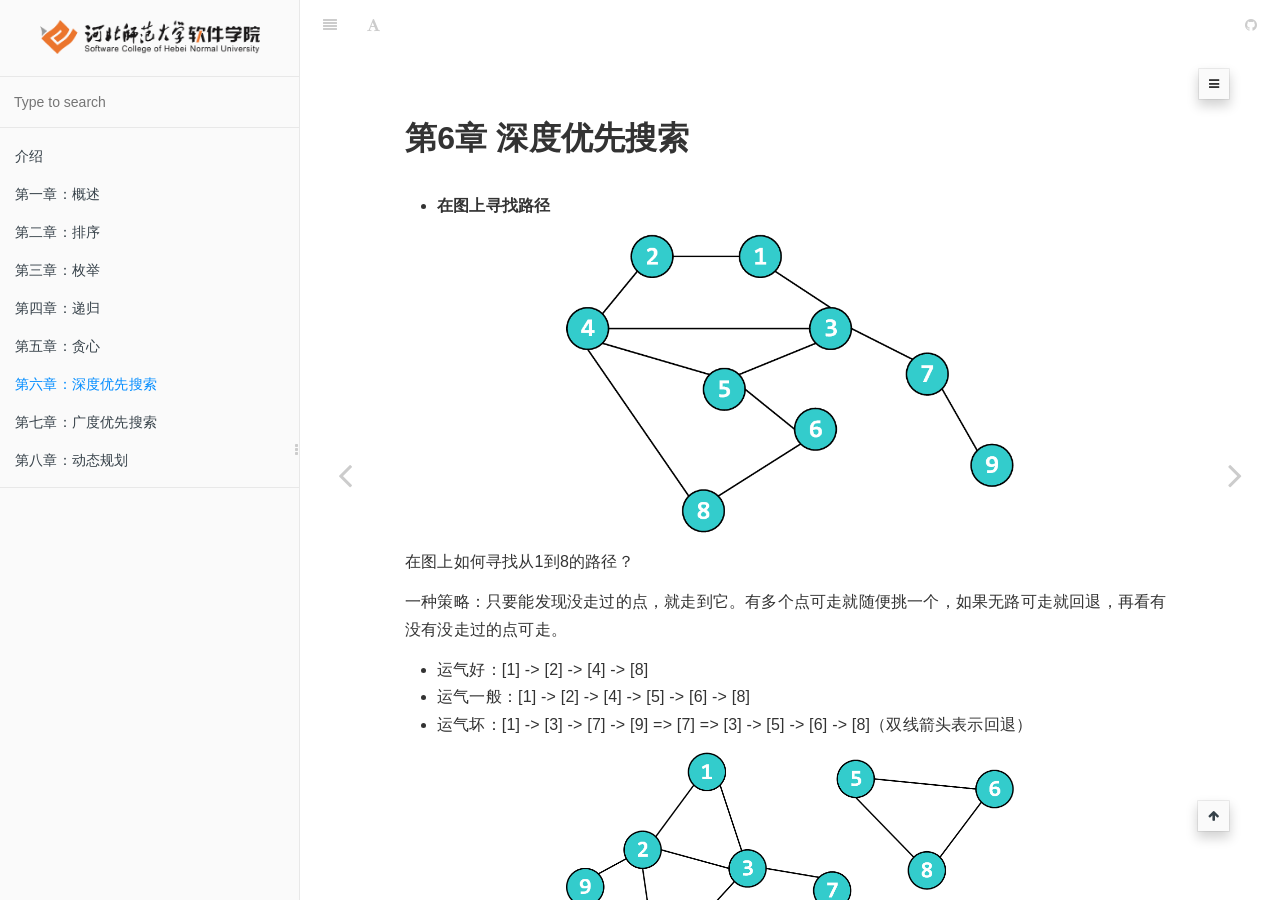
<file: slides/ch06.html>
<!DOCTYPE HTML>
<html lang="zh-hans" >
    <head>
        <title>第六章：深度优先搜索 · 算法分析与设计</title>
        <meta charset="UTF-8">
        <meta http-equiv="X-UA-Compatible" content="IE=edge" />
        <meta content="text/html; charset=utf-8" http-equiv="Content-Type">
        <meta name="description" content="">
        <meta name="generator" content="GitBook 3.0.0">
        <meta name="author" content="Eetze">
        
        
    
    <link rel="stylesheet" href="../gitbook/style.css">

    
            
                
                <link rel="stylesheet" href="../gitbook/gitbook-plugin-folding-chapters/folding-chapters.css">
                
            
                
                <link rel="stylesheet" href="../gitbook/gitbook-plugin-prism/prism-ghcolors.css">
                
            
                
                <link rel="stylesheet" href="../gitbook/gitbook-plugin-splitter/splitter.css">
                
            
                
                <link rel="stylesheet" href="../gitbook/gitbook-plugin-search-plus/search.css">
                
            
                
                <link rel="stylesheet" href="../gitbook/gitbook-plugin-anchor-navigation-ex/style/plugin.css">
                
            
                
                <link rel="stylesheet" href="../gitbook/gitbook-plugin-fancybox/jquery.fancybox.css">
                
            
                
                <link rel="stylesheet" href="../gitbook/gitbook-plugin-fancybox/jquery.fancybox-buttons.css">
                
            
                
                <link rel="stylesheet" href="../gitbook/gitbook-plugin-insert-logo-link-style/plugin.css">
                
            
                
                <link rel="stylesheet" href="../gitbook/gitbook-plugin-tbfed-pagefooter/footer.css">
                
            
                
                <link rel="stylesheet" href="../gitbook/gitbook-plugin-code/plugin.css">
                
            
                
                <link rel="stylesheet" href="../gitbook/gitbook-plugin-click-reveal/click_reveal.css">
                
            
                
                <link rel="stylesheet" href="../gitbook/gitbook-plugin-accordion/accordion.css">
                
            
                
                <link rel="stylesheet" href="../gitbook/gitbook-plugin-fontsettings/website.css">
                
            
        

    

    
        
        <link rel="stylesheet" href="../styles/website.css">
        
    

        
    
    
    
    <meta name="HandheldFriendly" content="true"/>
    <meta name="viewport" content="width=device-width, initial-scale=1, user-scalable=no">
    <meta name="apple-mobile-web-app-capable" content="yes">
    <meta name="apple-mobile-web-app-status-bar-style" content="black">
    <link rel="apple-touch-icon-precomposed" sizes="152x152" href="../gitbook/images/apple-touch-icon-precomposed-152.png">
    <link rel="shortcut icon" href="../gitbook/images/favicon.ico" type="image/x-icon">

    
    <link rel="next" href="ch07.html" />
    
    
    <link rel="prev" href="ch05.html" />
    

    
        <link rel="shortcut icon" href='../images/favicon.ico' type="image/x-icon">
    
    
        <link rel="bookmark" href='../images/favicon.ico' type="image/x-icon">
    
    
        <link rel="apple-touch-icon" href='../images/apple-touch-icon.png'>
    
    
        
        <link rel="apple-touch-icon" sizes="120x120" href="../images/apple-touch-icon-120x120.png">
        
        <link rel="apple-touch-icon" sizes="180x180" href="../images/apple-touch-icon-180x180.png">
        
    

    </head>
    <body>
        
<div class="book">
    <div class="book-summary">
        
            
<div id="book-search-input" role="search">
    <input type="text" placeholder="Type to search" />
</div>

            
                <nav role="navigation">
                


<ul class="summary">
    
    

    

    
        
        
    
        <li class="chapter " data-level="1" data-path="../">
            
                <a href="../">
            
                    
                    介绍
            
                </a>
            

            
        </li>
    
        <li class="chapter " data-level="2" data-path="ch01.html">
            
                <a href="ch01.html">
            
                    
                    第一章：概述
            
                </a>
            

            
        </li>
    
        <li class="chapter " data-level="3" data-path="ch02.html">
            
                <a href="ch02.html">
            
                    
                    第二章：排序
            
                </a>
            

            
        </li>
    
        <li class="chapter " data-level="4" data-path="ch03.html">
            
                <a href="ch03.html">
            
                    
                    第三章：枚举
            
                </a>
            

            
        </li>
    
        <li class="chapter " data-level="5" data-path="ch04.html">
            
                <a href="ch04.html">
            
                    
                    第四章：递归
            
                </a>
            

            
        </li>
    
        <li class="chapter " data-level="6" data-path="ch05.html">
            
                <a href="ch05.html">
            
                    
                    第五章：贪心
            
                </a>
            

            
        </li>
    
        <li class="chapter active" data-level="7" data-path="ch06.html">
            
                <a href="ch06.html">
            
                    
                    第六章：深度优先搜索
            
                </a>
            

            
        </li>
    
        <li class="chapter " data-level="8" data-path="ch07.html">
            
                <a href="ch07.html">
            
                    
                    第七章：广度优先搜索
            
                </a>
            

            
        </li>
    
        <li class="chapter " data-level="9" data-path="ch08.html">
            
                <a href="ch08.html">
            
                    
                    第八章：动态规划
            
                </a>
            

            
        </li>
    

    

    <li class="divider"></li>

    <li>
        <a href="https://www.gitbook.com" target="blank" class="gitbook-link">
            Published with GitBook
        </a>
    </li>
</ul>


                </nav>
            
        
    </div>

    <div class="book-body">
        
            <div class="body-inner">
                
                    

<div class="book-header" role="navigation">
    

    <!-- Title -->
    <h1>
        <i class="fa fa-circle-o-notch fa-spin"></i>
        <a href=".." >第六章：深度优先搜索</a>
    </h1>
</div>




                    <div class="page-wrapper" tabindex="-1" role="main">
                        <div class="page-inner">
                            
<div class="search-plus" id="book-search-results">
    <div class="search-noresults">
    
                                <section class="normal markdown-section">
                                
                                <div id="anchor-navigation-ex-navbar"><i class="fa fa-navicon"></i><ul><li><span class="title-icon "></span><a href="#&#x7B2C;6&#x7AE0;-&#x6DF1;&#x5EA6;&#x4F18;&#x5148;&#x641C;&#x7D22;"><b></b>&#x7B2C;6&#x7AE0; &#x6DF1;&#x5EA6;&#x4F18;&#x5148;&#x641C;&#x7D22;</a></li><ul><li><span class="title-icon "></span><a href="#61-&#x57CE;&#x5821;&#x95EE;&#x9898;"><b></b>6.1 &#x57CE;&#x5821;&#x95EE;&#x9898;</a></li><li><span class="title-icon "></span><a href="#62-&#x8E29;&#x65B9;&#x683C;"><b></b>6.2 &#x8E29;&#x65B9;&#x683C;</a></li><li><span class="title-icon "></span><a href="#63-&#x53E4;&#x4EE3;&#x8C61;&#x5F62;&#x6587;&#x5B57;"><b></b>6.3 &#x53E4;&#x4EE3;&#x8C61;&#x5F62;&#x6587;&#x5B57;</a></li><li><span class="title-icon "></span><a href="#64-&#x6570;&#x72EC;&#x6E38;&#x620F;"><b></b>6.4 &#x6570;&#x72EC;&#x6E38;&#x620F;</a></li><li><span class="title-icon "></span><a href="#65-&#x56F0;&#x96BE;&#x7684;&#x4E32;"><b></b>6.5 &#x56F0;&#x96BE;&#x7684;&#x4E32;</a></li><li><span class="title-icon "></span><a href="#66-roads"><b></b>6.6 ROADS</a></li><li><span class="title-icon "></span><a href="#67-&#x751F;&#x65E5;&#x86CB;&#x7CD5;"><b></b>6.7 &#x751F;&#x65E5;&#x86CB;&#x7CD5;</a></li><li><span class="title-icon "></span><a href="#63-&#x53E4;&#x4EE3;&#x8C61;&#x5F62;&#x6587;&#x5B57;---&#x6D4B;&#x8BD5;&#x6570;&#x636E;"><b></b>6.3 &#x53E4;&#x4EE3;&#x8C61;&#x5F62;&#x6587;&#x5B57; - &#x6D4B;&#x8BD5;&#x6570;&#x636E;</a></li></ul></ul></div><a href="#&#x7B2C;6&#x7AE0;-&#x6DF1;&#x5EA6;&#x4F18;&#x5148;&#x641C;&#x7D22;" id="anchorNavigationExGoTop"><i class="fa fa-arrow-up"></i></a><h1 id="&#x7B2C;6&#x7AE0;-&#x6DF1;&#x5EA6;&#x4F18;&#x5148;&#x641C;&#x7D22;"><a name="&#x7B2C;6&#x7AE0;-&#x6DF1;&#x5EA6;&#x4F18;&#x5148;&#x641C;&#x7D22;" class="anchor-navigation-ex-anchor" href="#&#x7B2C;6&#x7AE0;-&#x6DF1;&#x5EA6;&#x4F18;&#x5148;&#x641C;&#x7D22;"><i class="fa fa-link" aria-hidden="true"></i></a>&#x7B2C;6&#x7AE0; &#x6DF1;&#x5EA6;&#x4F18;&#x5148;&#x641C;&#x7D22;</h1>
<ul>
<li><strong>&#x5728;&#x56FE;&#x4E0A;&#x5BFB;&#x627E;&#x8DEF;&#x5F84;</strong></li>
</ul>
<div style="width:450px; margin:0 auto;">     <a href="images/6-p1.png" rel="grouped" title="" target="_self" class="fancybox">
       <img src="images/6-p1.png" alt="">
     </a></div>

<p>&#x5728;&#x56FE;&#x4E0A;&#x5982;&#x4F55;&#x5BFB;&#x627E;&#x4ECE;1&#x5230;8&#x7684;&#x8DEF;&#x5F84;&#xFF1F;</p>
<p>&#x4E00;&#x79CD;&#x7B56;&#x7565;&#xFF1A;&#x53EA;&#x8981;&#x80FD;&#x53D1;&#x73B0;&#x6CA1;&#x8D70;&#x8FC7;&#x7684;&#x70B9;&#xFF0C;&#x5C31;&#x8D70;&#x5230;&#x5B83;&#x3002;&#x6709;&#x591A;&#x4E2A;&#x70B9;&#x53EF;&#x8D70;&#x5C31;&#x968F;&#x4FBF;&#x6311;&#x4E00;&#x4E2A;&#xFF0C;&#x5982;&#x679C;&#x65E0;&#x8DEF;&#x53EF;&#x8D70;&#x5C31;&#x56DE;&#x9000;&#xFF0C;&#x518D;&#x770B;&#x6709;&#x6CA1;&#x6709;&#x6CA1;&#x8D70;&#x8FC7;&#x7684;&#x70B9;&#x53EF;&#x8D70;&#x3002;</p>
<ul>
<li>&#x8FD0;&#x6C14;&#x597D;&#xFF1A;[1] -&gt; [2] -&gt; [4] -&gt; [8]</li>
<li>&#x8FD0;&#x6C14;&#x4E00;&#x822C;&#xFF1A;[1] -&gt; [2] -&gt; [4] -&gt; [5] -&gt; [6] -&gt; [8]</li>
<li>&#x8FD0;&#x6C14;&#x574F;&#xFF1A;[1] -&gt; [3] -&gt; [7] -&gt; [9] =&gt; [7]  =&gt; [3] -&gt; [5] -&gt; [6] -&gt; [8]&#xFF08;&#x53CC;&#x7EBF;&#x7BAD;&#x5934;&#x8868;&#x793A;&#x56DE;&#x9000;&#xFF09;</li>
</ul>
<div style="width:450px; margin:0 auto;">     <a href="images/6-p2.png" rel="grouped" title="" target="_self" class="fancybox">
       <img src="images/6-p2.png" alt="">
     </a></div>

<p>&#x4E0D;&#x8FDE;&#x901A;&#x7684;&#x56FE;&#xFF0C;&#x65E0;&#x6CD5;&#x4ECE;&#x8282;&#x70B9;1&#x8D70;&#x5230;&#x8282;&#x70B9;8&#x3002;</p>
<p>&#x5B8C;&#x6574;&#x7684;&#x5C1D;&#x8BD5;&#x8FC7;&#x7A0B;&#x53EF;&#x80FD;&#x4E3A;&#xFF1A;[1] -&gt; [2] -&gt; [4] -&gt; [3] -&gt; [7] =&gt; [3] =&gt; [4] =&gt; [2] -&gt; [9] =&gt; [2] =&gt; [1]</p>
<p>&#x7ED3;&#x8BBA;&#xFF1A;&#x4E0D;&#x5B58;&#x5728;&#x4ECE;1&#x5230;8&#x7684;&#x8DEF;&#x5F84;&#x3002;&#x5F97;&#x51FA;&#x8FD9;&#x4E2A;&#x7ED3;&#x8BBA;&#x4E4B;&#x524D;&#xFF0C;&#x4E00;&#x5B9A;&#x4F1A;&#x628A;&#x4ECE;1&#x51FA;&#x53D1;&#x80FD;&#x8D70;&#x5230;&#x7684;&#x70B9;&#x5168;&#x90E8;&#x90FD;&#x8D70;&#x8FC7;&#x3002;</p>
<p>&#x4ECE;&#x8D77;&#x70B9;&#x51FA;&#x53D1;&#xFF0C;&#x8D70;&#x8FC7;&#x7684;&#x70B9;&#x8981;&#x505A;&#x6807;&#x8BB0;&#xFF0C;&#x53D1;&#x73B0;&#x6709;&#x6CA1;&#x8D70;&#x8FC7;&#x7684;&#x70B9;&#xFF0C;&#x5C31;&#x968F;&#x610F;&#x6311;&#x4E00;&#x4E2A;&#x5F80;&#x524D;&#x8D70;&#xFF0C;&#x8D70;&#x4E0D;&#x4E86;&#x5C31;&#x56DE;&#x9000;&#xFF0C;&#x6B64;&#x79CD;&#x8DEF;&#x5F84;&#x641C;&#x7D22;&#x7B56;&#x7565;&#x5C31;&#x79F0;&#x4E3A;&#x201C;&#x6DF1;&#x5EA6;&#x4F18;&#x5148;&#x641C;&#x7D22;&#x201D;&#xFF0C;&#x7B80;&#x79F0;&#x201C;&#x6DF1;&#x641C;&#x201D;&#x3002;</p>
<p>&#x5176;&#x5B9E;&#x79F0;&#x4E3A;&#x201C;&#x8FDC;&#x5EA6;&#x4F18;&#x5148;&#x641C;&#x7D22;&#x201D;&#x66F4;&#x5BB9;&#x6613;&#x7406;&#x89E3;&#x4E9B;&#x3002;&#x56E0;&#x4E3A;&#x8FD9;&#x79CD;&#x7B56;&#x7565;&#x80FD;&#x5F80;&#x524D;&#x8D70;&#x4E00;&#x6B65;&#x5C31;&#x5F80;&#x524D;&#x8D70;&#x4E00;&#x6B65;&#xFF0C;&#x603B;&#x662F;&#x8BD5;&#x56FE;&#x8D70;&#x5F97;&#x66F4;&#x8FDC;&#x3002;&#x6240;&#x8C13;&#x8FDC;&#x8FD1;(&#x6216;&#x6DF1;&#x5EA6;&#xFF09;&#xFF0C;&#x5C31;&#x662F;&#x4EE5;&#x8DDD;&#x79BB;&#x8D77;&#x70B9;&#x7684;&#x6B65;&#x6570;&#x6765;&#x8861;&#x91CF;&#x7684;&#x3002;</p>
<ul>
<li><strong>&#x5224;&#x65AD;&#x4ECE;V&#x51FA;&#x53D1;&#x662F;&#x5426;&#x80FD;&#x8D70;&#x5230;&#x7EC8;&#x70B9;</strong></li>
</ul>
<pre class="language-"><code class="lang-cpp"><span class="token keyword">bool</span> <span class="token function">Dfs</span><span class="token punctuation">(</span>V<span class="token punctuation">)</span> <span class="token punctuation">{</span>
    <span class="token keyword">if</span><span class="token punctuation">(</span>V&#x4E3A;&#x7EC8;&#x70B9;<span class="token punctuation">)</span>
        <span class="token keyword">return</span> <span class="token boolean">true</span><span class="token punctuation">;</span>

    &#x5C06;V&#x6807;&#x8BB0;&#x4E3A;&#x65E7;&#x70B9;<span class="token punctuation">;</span>
    &#x5BF9;&#x548C;V&#x76F8;&#x90BB;&#x7684;&#x6BCF;&#x4E2A;&#x65B0;&#x8282;&#x70B9;U <span class="token punctuation">{</span>
        <span class="token keyword">if</span><span class="token punctuation">(</span><span class="token function">Dfs</span><span class="token punctuation">(</span>U<span class="token punctuation">)</span> <span class="token operator">==</span> <span class="token boolean">true</span><span class="token punctuation">)</span>
            <span class="token keyword">return</span> <span class="token boolean">true</span><span class="token punctuation">;</span>
    <span class="token punctuation">}</span>
    <span class="token keyword">return</span> <span class="token boolean">false</span><span class="token punctuation">;</span>
<span class="token punctuation">}</span>

<span class="token keyword">int</span> <span class="token function">main</span><span class="token punctuation">(</span><span class="token keyword">void</span><span class="token punctuation">)</span> <span class="token punctuation">{</span>
    &#x5C06;&#x6240;&#x6709;&#x70B9;&#x90FD;&#x6807;&#x8BB0;&#x4E3A;&#x65B0;&#x70B9;<span class="token punctuation">;</span>
    &#x8D77;&#x70B9; <span class="token operator">=</span> <span class="token number">1</span><span class="token punctuation">;</span>
    &#x7EC8;&#x70B9; <span class="token operator">=</span> <span class="token number">8</span><span class="token punctuation">;</span>
    <span class="token function">printf</span><span class="token punctuation">(</span><span class="token string">&quot;%s\n&quot;</span><span class="token punctuation">,</span> <span class="token function">Dfs</span><span class="token punctuation">(</span>&#x8D77;&#x70B9;<span class="token punctuation">)</span> <span class="token operator">?</span> <span class="token string">&quot;Yes&quot;</span> <span class="token operator">:</span> <span class="token string">&quot;No&quot;</span><span class="token punctuation">)</span><span class="token punctuation">;</span>

    <span class="token keyword">return</span> <span class="token number">0</span><span class="token punctuation">;</span>
<span class="token punctuation">}</span>
</code></pre>
<ul>
<li><strong>&#x5224;&#x65AD;&#x4ECE;V&#x51FA;&#x53D1;&#x662F;&#x5426;&#x80FD;&#x8D70;&#x5230;&#x7EC8;&#x70B9;&#xFF0C;&#x5982;&#x679C;&#x80FD;&#x8F93;&#x51FA;&#x8DEF;&#x5F84;</strong></li>
</ul>
<pre class="language-"><code class="lang-cpp">Node path<span class="token punctuation">[</span>MAX_LEN<span class="token punctuation">]</span><span class="token punctuation">;</span> <span class="token comment">// MAX_LEN&#x53D6;&#x8282;&#x70B9;&#x603B;&#x6570;&#x5373;&#x53EF;</span>
<span class="token keyword">int</span> depth<span class="token punctuation">;</span>

<span class="token keyword">bool</span> <span class="token function">Dfs</span><span class="token punctuation">(</span>V<span class="token punctuation">)</span> <span class="token punctuation">{</span>
    <span class="token keyword">if</span><span class="token punctuation">(</span>V&#x4E3A;&#x7EC8;&#x70B9;<span class="token punctuation">)</span> <span class="token punctuation">{</span>
        path<span class="token punctuation">[</span>depth<span class="token punctuation">]</span> <span class="token operator">=</span> V<span class="token punctuation">;</span>
        <span class="token keyword">return</span> <span class="token boolean">true</span><span class="token punctuation">;</span>
    <span class="token punctuation">}</span>

    &#x5C06;V&#x6807;&#x8BB0;&#x4E3A;&#x65E7;&#x70B9;<span class="token punctuation">;</span>
    path<span class="token punctuation">[</span>depth<span class="token punctuation">]</span> <span class="token operator">=</span> V<span class="token punctuation">;</span>
    <span class="token operator">++</span>depth<span class="token punctuation">;</span>
    &#x5BF9;&#x548C;V&#x76F8;&#x90BB;&#x7684;&#x6BCF;&#x4E2A;&#x65B0;&#x8282;&#x70B9;U <span class="token punctuation">{</span>
        <span class="token keyword">if</span><span class="token punctuation">(</span><span class="token function">Dfs</span><span class="token punctuation">(</span>U<span class="token punctuation">)</span> <span class="token operator">==</span> <span class="token boolean">true</span><span class="token punctuation">)</span>
            <span class="token keyword">return</span> <span class="token boolean">true</span><span class="token punctuation">;</span>
    <span class="token punctuation">}</span>
    <span class="token operator">--</span>depth<span class="token punctuation">;</span>
    <span class="token keyword">return</span> <span class="token boolean">false</span><span class="token punctuation">;</span>
<span class="token punctuation">}</span>

<span class="token keyword">int</span> <span class="token function">main</span><span class="token punctuation">(</span><span class="token keyword">void</span><span class="token punctuation">)</span> <span class="token punctuation">{</span>
    &#x5C06;&#x6240;&#x6709;&#x70B9;&#x90FD;&#x6807;&#x8BB0;&#x4E3A;&#x65B0;&#x70B9;<span class="token punctuation">;</span>
    depth <span class="token operator">=</span> <span class="token number">0</span><span class="token punctuation">;</span>
    <span class="token keyword">if</span><span class="token punctuation">(</span><span class="token function">Dfs</span><span class="token punctuation">(</span>&#x8D77;&#x70B9;<span class="token punctuation">)</span><span class="token punctuation">)</span> <span class="token punctuation">{</span>
        <span class="token keyword">for</span><span class="token punctuation">(</span><span class="token keyword">int</span> i <span class="token operator">=</span> <span class="token number">0</span><span class="token punctuation">;</span>i <span class="token operator">&lt;=</span> depth<span class="token punctuation">;</span> <span class="token operator">++</span> i<span class="token punctuation">)</span>
            <span class="token function">printf</span><span class="token punctuation">(</span><span class="token string">&quot;%d\n&quot;</span><span class="token punctuation">,</span> path<span class="token punctuation">[</span>i<span class="token punctuation">]</span><span class="token punctuation">)</span><span class="token punctuation">;</span>
    <span class="token punctuation">}</span>
    <span class="token keyword">return</span> <span class="token number">0</span><span class="token punctuation">;</span>
<span class="token punctuation">}</span>
</code></pre>
<ul>
<li><strong>&#x904D;&#x5386;&#x56FE;&#x4E0A;&#x6240;&#x6709;&#x8282;&#x70B9;</strong></li>
</ul>
<pre class="language-"><code class="lang-cpp"><span class="token function">Dfs</span><span class="token punctuation">(</span>V<span class="token punctuation">)</span> <span class="token punctuation">{</span>
    &#x5C06;V&#x6807;&#x8BB0;&#x4E3A;&#x65E7;&#x70B9;<span class="token punctuation">;</span>
    &#x5BF9;&#x548C;V&#x76F8;&#x90BB;&#x7684;&#x6BCF;&#x4E2A;&#x65B0;&#x70B9;U <span class="token punctuation">{</span>
        <span class="token function">Dfs</span><span class="token punctuation">(</span>U<span class="token punctuation">)</span><span class="token punctuation">;</span>
    <span class="token punctuation">}</span>
<span class="token punctuation">}</span>

<span class="token keyword">int</span> <span class="token function">main</span><span class="token punctuation">(</span><span class="token keyword">void</span><span class="token punctuation">)</span> <span class="token punctuation">{</span>
    &#x5C06;&#x6240;&#x6709;&#x70B9;&#x90FD;&#x6807;&#x8BB0;&#x4E3A;&#x65B0;&#x70B9;<span class="token punctuation">;</span>
    <span class="token keyword">while</span><span class="token punctuation">(</span>&#x5728;&#x56FE;&#x4E2D;&#x80FD;&#x627E;&#x5230;&#x65B0;&#x70B9;k<span class="token punctuation">)</span>
        <span class="token function">Dfs</span><span class="token punctuation">(</span>k<span class="token punctuation">)</span><span class="token punctuation">;</span>
<span class="token punctuation">}</span>
</code></pre>
<ul>
<li><strong>&#x56FE;&#x7684;&#x8868;&#x793A;&#x65B9;&#x6CD5; -- &#x90BB;&#x63A5;&#x77E9;&#x9635;</strong></li>
</ul>
<p>&#x7528;&#x4E00;&#x4E2A;&#x4E8C;&#x7EF4;&#x6570;&#x7EC4;<script type="math/tex; ">G</script>&#x5B58;&#x653E;&#x56FE;&#xFF0C;<script type="math/tex; ">G[i][j]</script>&#x8868;&#x793A;&#x8282;&#x70B9;<script type="math/tex; ">i</script>&#x548C;&#x8282;&#x70B9;<script type="math/tex; ">j</script>&#x4E4B;&#x95F4;&#x8FB9;&#x7684;&#x60C5;&#x51B5;&#xFF08;&#x5982;&#x6709;&#x65E0;&#x8FB9;&#xFF0C;&#x8FB9;&#x65B9;&#x5411;&#xFF0C;&#x6743;&#x503C;&#x5927;&#x5C0F;&#x7B49;) &#x3002;</p>
<p>&#x904D;&#x5386;&#x590D;&#x6742;&#x5EA6;&#xFF1A;<script type="math/tex; ">O(n^2)</script>&#x3002; &#xFF08;<script type="math/tex; ">n</script>&#x4E3A;&#x8282;&#x70B9;&#x6570;&#x76EE;&#xFF09;</p>
<ul>
<li><strong>&#x56FE;&#x7684;&#x8868;&#x793A;&#x65B9;&#x6CD5; -- &#x90BB;&#x63A5;&#x8868;</strong></li>
</ul>
<p>&#x6BCF;&#x4E2A;&#x8282;&#x70B9;<script type="math/tex; ">V</script>&#x5BF9;&#x5E94;&#x4E00;&#x4E2A;&#x4E00;&#x7EF4;&#x6570;&#x7EC4;&#xFF08;vector&#xFF09;&#xFF0C;&#x91CC;&#x9762;&#x5B58;&#x653E;&#x4ECE;<script type="math/tex; ">V</script>&#x8FDE;&#x51FA;&#x53BB;&#x7684;&#x8FB9;&#xFF0C;&#x8FB9;&#x7684;&#x4FE1;&#x606F;&#x5305;&#x62EC;&#x53E6;&#x4E00;&#x9876;&#x70B9;&#xFF0C;&#x8FD8;&#x53EF;&#x80FD;&#x5305;&#x542B;&#x8FB9;&#x6743;&#x503C;&#x7B49;&#x3002;</p>
<p>&#x904D;&#x5386;&#x590D;&#x6742;&#x5EA6;&#xFF1A;<script type="math/tex; ">O(n+e)</script>&#x3002; &#xFF08;<script type="math/tex; ">n</script>&#x4E3A;&#x8282;&#x70B9;&#x6570;&#x76EE;&#xFF0C;<script type="math/tex; ">e</script>&#x4E3A;&#x8FB9;&#x6570;&#x76EE;&#xFF09;</p>
<div style="width:450px; margin:0 auto;">     <a href="images/6-p3.png" rel="grouped" title="" target="_self" class="fancybox">
       <img src="images/6-p3.png" alt="">
     </a></div>


<h2 id="61-&#x57CE;&#x5821;&#x95EE;&#x9898;"><a name="61-&#x57CE;&#x5821;&#x95EE;&#x9898;" class="anchor-navigation-ex-anchor" href="#61-&#x57CE;&#x5821;&#x95EE;&#x9898;"><i class="fa fa-link" aria-hidden="true"></i></a>6.1 &#x57CE;&#x5821;&#x95EE;&#x9898;</h2>
<p><strong>[&#x9898;&#x9762;]</strong></p>
<pre class="language-"><code>     1   2   3   4   5   6   7  
   #############################
 1 #   |   #   |   #   |   |   #
   #####---#####---#---#####---#
 2 #   #   |   #   #   #   #   #
   #---#####---#####---#####---#
 3 #   |   |   #   #   #   #   #
   #---#########---#####---#---#
 4 #   #   |   |   |   |   #   #
   #############################

   #  = Wall   
   |  = No wall
   -  = No wall
</code></pre><p>&#x4E0A;&#x56FE;&#x662F;&#x4E00;&#x4E2A;&#x57CE;&#x5821;&#x7684;&#x5730;&#x5F62;&#x56FE;&#x3002;&#x8BF7;&#x4F60;&#x7F16;&#x5199;&#x4E00;&#x4E2A;&#x7A0B;&#x5E8F;&#xFF0C;&#x8BA1;&#x7B97;&#x57CE;&#x5821;&#x4E00;&#x5171;&#x6709;&#x591A;&#x5C11;&#x623F;&#x95F4;&#xFF0C;&#x6700;&#x5927;&#x7684;&#x623F;&#x95F4;&#x6709;&#x591A;&#x5927;&#x3002;&#x57CE;&#x5821;&#x88AB;&#x5206;&#x5272;&#x6210; <script type="math/tex; ">m \times n</script>&#xFF08;<script type="math/tex; ">m \leq 50</script>&#xFF0C;<script type="math/tex; ">n \leq 50</script>&#xFF09;&#x4E2A;&#x65B9;&#x5757;&#xFF0C;&#x6BCF;&#x4E2A;&#x65B9;&#x5757;&#x53EF;&#x4EE5;&#x6709;0~4&#x9762;&#x5899;&#x3002;</p>
<p><strong>[&#x8F93;&#x5165;]</strong></p>
<p>&#x7A0B;&#x5E8F;&#x4ECE;&#x6807;&#x51C6;&#x8F93;&#x5165;&#x8BBE;&#x5907;&#x8BFB;&#x5165;&#x6570;&#x636E;&#x3002;&#x7B2C;&#x4E00;&#x884C;&#x662F;&#x4E24;&#x4E2A;&#x6574;&#x6570;&#xFF0C;&#x5206;&#x522B;&#x662F;&#x5357;&#x5317;&#x5411;&#x3001;&#x4E1C;&#x897F;&#x5411;&#x7684;&#x65B9;&#x5757;&#x6570;&#x3002;&#x5728;&#x63A5;&#x4E0B;&#x6765;&#x7684;&#x8F93;&#x5165;&#x884C;&#x91CC;&#xFF0C;&#x6BCF;&#x4E2A;&#x65B9;&#x5757;&#x7528;&#x4E00;&#x4E2A;&#x6570;&#x5B57;&#xFF08;<script type="math/tex; ">0 \leq p \leq 50</script>&#xFF09;&#x63CF;&#x8FF0;&#x3002;&#x7528;&#x4E00;&#x4E2A;&#x6570;&#x5B57;&#x8868;&#x793A;&#x65B9;&#x5757;&#x5468;&#x56F4;&#x7684;&#x5899;&#xFF0C;1&#x8868;&#x793A;&#x897F;&#x5899;&#xFF0C;2&#x8868;&#x793A;&#x5317;&#x5899;&#xFF0C;4&#x8868;&#x793A;&#x4E1C;&#x5899;&#xFF0C;8&#x8868;&#x793A;&#x5357;&#x5899;&#x3002;&#x6BCF;&#x4E2A;&#x65B9;&#x5757;&#x7528;&#x4EE3;&#x8868;&#x5176;&#x5468;&#x56F4;&#x5899;&#x7684;&#x6570;&#x5B57;&#x4E4B;&#x548C;&#x8868;&#x793A;&#x3002;&#x57CE;&#x5821;&#x7684;&#x5185;&#x5899;&#x88AB;&#x8BA1;&#x7B97;&#x4E24;&#x6B21;&#xFF0C;&#x65B9;&#x5757;&#xFF08;1,1&#xFF09;&#x7684;&#x5357;&#x5899;&#x540C;&#x65F6;&#x4E5F;&#x662F;&#x65B9;&#x5757;&#xFF08;2,1&#xFF09;&#x7684;&#x5317;&#x5899;&#x3002;&#x8F93;&#x5165;&#x7684;&#x6570;&#x636E;&#x4FDD;&#x8BC1;&#x57CE;&#x5821;&#x81F3;&#x5C11;&#x6709;&#x4E24;&#x4E2A;&#x623F;&#x95F4;&#xFF0C;&#x6570;&#x636E;&#x4FDD;&#x8BC1;&#x57CE;&#x5821;&#x56DB;&#x5468;&#x90FD;&#x662F;&#x5899;&#x3002;</p>
<p><strong>[&#x8F93;&#x51FA;]</strong></p>
<p>&#x57CE;&#x5821;&#x7684;&#x623F;&#x95F4;&#x6570;&#x3001;&#x57CE;&#x5821;&#x4E2D;&#x6700;&#x5927;&#x623F;&#x95F4;&#x6240;&#x5305;&#x62EC;&#x7684;&#x65B9;&#x5757;&#x6570;&#x3002;&#x7ED3;&#x679C;&#x663E;&#x793A;&#x5728;&#x6807;&#x51C6;&#x8F93;&#x51FA;&#x8BBE;&#x5907;&#x4E0A;&#x3002;</p>
<p><strong>[&#x6837;&#x4F8B;&#x8F93;&#x5165;]</strong></p>
<pre class="language-"><code>4 
7 
11 6 11 6 3 10 6 
7 9 6 13 5 15 5 
1 10 12 7 13 7 5 
13 11 10 8 10 12 13
</code></pre><p><strong>[&#x6837;&#x4F8B;&#x8F93;&#x51FA;]</strong></p>
<pre class="language-"><code>5
9
</code></pre><p><strong>[&#x601D;&#x8DEF;]</strong></p>
<p>&#x628A;&#x65B9;&#x5757;&#x770B;&#x4F5C;&#x662F;&#x8282;&#x70B9;&#xFF0C;&#x76F8;&#x90BB;&#x4E24;&#x4E2A;&#x65B9;&#x5757;&#x4E4B;&#x95F4;&#x5982;&#x679C;&#x6CA1;&#x6709;&#x5899;&#xFF0C;&#x5219;&#x5728;&#x65B9;&#x5757;&#x4E4B;&#x95F4;&#x8FDE;&#x4E00;&#x6761;&#x8FB9;&#xFF0C;&#x8FD9;&#x6837;&#x57CE;&#x5821;&#x5C31;&#x80FD;&#x8F6C;&#x6362;&#x6210;&#x4E00;&#x4E2A;&#x56FE;&#x3002;</p>
<p>&#x6C42;&#x623F;&#x95F4;&#x4E2A;&#x6570;&#xFF0C;&#x5B9E;&#x9645;&#x4E0A;&#x5C31;&#x662F;&#x5728;&#x6C42;&#x56FE;&#x4E2D;&#x6709;&#x591A;&#x5C11;&#x4E2A;&#x6781;&#x5927;&#x8FDE;&#x901A;&#x5B50;&#x56FE;&#x3002;</p>
<p>&#x4E00;&#x4E2A;&#x8FDE;&#x901A;&#x5B50;&#x56FE;&#xFF0C;&#x5F80;&#x91CC;&#x5934;&#x52A0;&#x4EFB;&#x4F55;&#x4E00;&#x4E2A;&#x56FE;&#x91CC;&#x7684;&#x5176;&#x4ED6;&#x70B9;&#xFF0C;&#x5C31;&#x4F1A;&#x53D8;&#x5F97;&#x4E0D;&#x8FDE;&#x901A;&#xFF0C;&#x90A3;&#x4E48;&#x8FD9;&#x4E2A;&#x8FDE;&#x901A;&#x5B50;&#x56FE;&#x5C31;&#x662F;
&#x6781;&#x5927;&#x8FDE;&#x901A;&#x5B50;&#x56FE;&#x3002;</p>
<p>&#x5BF9;&#x6BCF;&#x4E00;&#x4E2A;&#x623F;&#x95F4;&#xFF0C;&#x6DF1;&#x5EA6;&#x4F18;&#x5148;&#x641C;&#x7D22;&#xFF0C;&#x4ECE;&#x800C;&#x7ED9;&#x8FD9;&#x4E2A;&#x623F;&#x95F4;&#x80FD;&#x591F;&#x5230;&#x8FBE;&#x7684;&#x6240;&#x6709;&#x4F4D;&#x7F6E;&#x67D3;&#x8272;&#x3002;&#x6700;&#x540E;&#x7EDF;&#x8BA1;&#x4E00;&#x5171;&#x7528;&#x4E86;&#x51E0;&#x79CD;&#x989C;&#x8272;&#xFF0C;&#x4EE5;&#x53CA;&#x6BCF;&#x79CD;&#x989C;&#x8272;&#x7684;&#x6570;&#x91CF;&#x3002;</p>
<p>&#x5982;&#x9898;&#x76EE;&#x63CF;&#x8FF0;&#x793A;&#x4F8B;&#x4E2D;&#xFF0C;&#x56FE;&#x5B8C;&#x8272;&#x53EF;&#x77E5;&#x4E00;&#x5171;&#x6709;5&#x4E2A;&#x623F;&#x95F4;&#xFF0C;&#x6700;&#x5927;&#x7684;&#x623F;&#x95F4;&#xFF08;1&#xFF09;&#x5360;&#x636E;9&#x4E2A;&#x683C;&#x5B50;&#x3002;</p>
<pre class="language-"><code>#############################
# 1 | 1 # 2 | 2 # 3 | 3 | 3 #
#####---#####---#---#####---#
# 1 # 1 | 1 # 2 # 3 # 4 # 3 #
#---#####---#####---#####---#
# 1 | 1 | 1 # 5 # 3 # 5 # 3 #
#---#########---#####---#---#
# 1 # 5 | 5 | 5 | 5 | 5 # 3 #
#############################
</code></pre><p><strong>[&#x53C2;&#x8003;&#x4EE3;&#x7801;]</strong></p>
<pre class="language-"><code class="lang-cpp"><span class="token macro property">#<span class="token directive keyword">include</span> <span class="token string">&lt;stdio.h&gt;</span></span>

<span class="token keyword">int</span> R<span class="token punctuation">,</span>C<span class="token punctuation">;</span> <span class="token comment">// &#x884C;&#x5217;&#x6570;</span>
<span class="token keyword">int</span> rooms<span class="token punctuation">[</span><span class="token number">60</span><span class="token punctuation">]</span><span class="token punctuation">[</span><span class="token number">60</span><span class="token punctuation">]</span><span class="token punctuation">;</span>
<span class="token keyword">int</span> color<span class="token punctuation">[</span><span class="token number">60</span><span class="token punctuation">]</span><span class="token punctuation">[</span><span class="token number">60</span><span class="token punctuation">]</span> <span class="token operator">=</span> <span class="token punctuation">{</span><span class="token number">0</span><span class="token punctuation">}</span><span class="token punctuation">;</span>
<span class="token keyword">int</span> maxRoomArea <span class="token operator">=</span> <span class="token number">0</span><span class="token punctuation">,</span> roomNum <span class="token operator">=</span> <span class="token number">0</span><span class="token punctuation">;</span>
<span class="token keyword">int</span> totalRoomArea<span class="token punctuation">;</span>

<span class="token keyword">void</span> <span class="token function">dfs</span><span class="token punctuation">(</span><span class="token keyword">int</span> i<span class="token punctuation">,</span> <span class="token keyword">int</span> j<span class="token punctuation">)</span> <span class="token punctuation">{</span>
    <span class="token keyword">if</span><span class="token punctuation">(</span>color<span class="token punctuation">[</span>i<span class="token punctuation">]</span><span class="token punctuation">[</span>j<span class="token punctuation">]</span><span class="token punctuation">)</span> <span class="token keyword">return</span><span class="token punctuation">;</span>

    <span class="token operator">++</span>totalRoomArea<span class="token punctuation">;</span>
    color<span class="token punctuation">[</span>i<span class="token punctuation">]</span><span class="token punctuation">[</span>j<span class="token punctuation">]</span> <span class="token operator">=</span> roomNum<span class="token punctuation">;</span>
    <span class="token keyword">if</span><span class="token punctuation">(</span><span class="token operator">!</span><span class="token punctuation">(</span>rooms<span class="token punctuation">[</span>i<span class="token punctuation">]</span><span class="token punctuation">[</span>j<span class="token punctuation">]</span><span class="token operator">&amp;</span><span class="token number">1</span><span class="token punctuation">)</span><span class="token punctuation">)</span> <span class="token function">dfs</span><span class="token punctuation">(</span>i<span class="token punctuation">,</span> j<span class="token operator">-</span><span class="token number">1</span><span class="token punctuation">)</span><span class="token punctuation">;</span> <span class="token comment">// &#x5411;&#x897F;</span>
    <span class="token keyword">if</span><span class="token punctuation">(</span><span class="token operator">!</span><span class="token punctuation">(</span>rooms<span class="token punctuation">[</span>i<span class="token punctuation">]</span><span class="token punctuation">[</span>j<span class="token punctuation">]</span><span class="token operator">&amp;</span><span class="token number">2</span><span class="token punctuation">)</span><span class="token punctuation">)</span> <span class="token function">dfs</span><span class="token punctuation">(</span>i<span class="token operator">-</span><span class="token number">1</span><span class="token punctuation">,</span> j<span class="token punctuation">)</span><span class="token punctuation">;</span> <span class="token comment">// &#x5411;&#x5317;</span>
    <span class="token keyword">if</span><span class="token punctuation">(</span><span class="token operator">!</span><span class="token punctuation">(</span>rooms<span class="token punctuation">[</span>i<span class="token punctuation">]</span><span class="token punctuation">[</span>j<span class="token punctuation">]</span><span class="token operator">&amp;</span><span class="token number">4</span><span class="token punctuation">)</span><span class="token punctuation">)</span> <span class="token function">dfs</span><span class="token punctuation">(</span>i<span class="token punctuation">,</span> j<span class="token operator">+</span><span class="token number">1</span><span class="token punctuation">)</span><span class="token punctuation">;</span> <span class="token comment">// &#x5411;&#x4E1C;</span>
    <span class="token keyword">if</span><span class="token punctuation">(</span><span class="token operator">!</span><span class="token punctuation">(</span>rooms<span class="token punctuation">[</span>i<span class="token punctuation">]</span><span class="token punctuation">[</span>j<span class="token punctuation">]</span><span class="token operator">&amp;</span><span class="token number">8</span><span class="token punctuation">)</span><span class="token punctuation">)</span> <span class="token function">dfs</span><span class="token punctuation">(</span>i<span class="token operator">+</span><span class="token number">1</span><span class="token punctuation">,</span> j<span class="token punctuation">)</span><span class="token punctuation">;</span> <span class="token comment">// &#x5411;&#x5357;</span>
<span class="token punctuation">}</span>

<span class="token keyword">int</span> <span class="token function">main</span><span class="token punctuation">(</span><span class="token keyword">void</span><span class="token punctuation">)</span> <span class="token punctuation">{</span>
    <span class="token function">scanf</span><span class="token punctuation">(</span><span class="token string">&quot;%d%d&quot;</span><span class="token punctuation">,</span> <span class="token operator">&amp;</span>R<span class="token punctuation">,</span> <span class="token operator">&amp;</span>C<span class="token punctuation">)</span><span class="token punctuation">;</span>
    <span class="token keyword">for</span><span class="token punctuation">(</span><span class="token keyword">int</span> i<span class="token operator">=</span><span class="token number">1</span><span class="token punctuation">;</span> i<span class="token operator">&lt;=</span>R<span class="token punctuation">;</span> <span class="token operator">++</span>i<span class="token punctuation">)</span>
        <span class="token keyword">for</span><span class="token punctuation">(</span><span class="token keyword">int</span> j<span class="token operator">=</span><span class="token number">1</span><span class="token punctuation">;</span> j<span class="token operator">&lt;=</span>C<span class="token punctuation">;</span> <span class="token operator">++</span>j<span class="token punctuation">)</span>
            <span class="token function">scanf</span><span class="token punctuation">(</span><span class="token string">&quot;%d&quot;</span><span class="token punctuation">,</span> <span class="token operator">&amp;</span>rooms<span class="token punctuation">[</span>i<span class="token punctuation">]</span><span class="token punctuation">[</span>j<span class="token punctuation">]</span><span class="token punctuation">)</span><span class="token punctuation">;</span>

    <span class="token keyword">for</span><span class="token punctuation">(</span><span class="token keyword">int</span> i<span class="token operator">=</span><span class="token number">1</span><span class="token punctuation">;</span> i<span class="token operator">&lt;=</span>R<span class="token punctuation">;</span> <span class="token operator">++</span>i<span class="token punctuation">)</span> <span class="token punctuation">{</span>
        <span class="token keyword">for</span><span class="token punctuation">(</span><span class="token keyword">int</span> j<span class="token operator">=</span><span class="token number">1</span><span class="token punctuation">;</span> j<span class="token operator">&lt;=</span>C<span class="token punctuation">;</span> <span class="token operator">++</span>j<span class="token punctuation">)</span> <span class="token punctuation">{</span>
            <span class="token keyword">if</span><span class="token punctuation">(</span><span class="token operator">!</span>color<span class="token punctuation">[</span>i<span class="token punctuation">]</span><span class="token punctuation">[</span>j<span class="token punctuation">]</span><span class="token punctuation">)</span> <span class="token punctuation">{</span>
                <span class="token operator">++</span>roomNum <span class="token punctuation">;</span> 
                totalRoomArea <span class="token operator">=</span> <span class="token number">0</span><span class="token punctuation">;</span>
                <span class="token function">dfs</span><span class="token punctuation">(</span>i<span class="token punctuation">,</span>j<span class="token punctuation">)</span><span class="token punctuation">;</span>
                maxRoomArea <span class="token operator">=</span> totalRoomArea<span class="token operator">&gt;</span>maxRoomArea 
                    <span class="token operator">?</span> totalRoomArea <span class="token operator">:</span> maxRoomArea<span class="token punctuation">;</span>
            <span class="token punctuation">}</span>
        <span class="token punctuation">}</span>
    <span class="token punctuation">}</span>
    <span class="token function">printf</span><span class="token punctuation">(</span><span class="token string">&quot;%d\n&quot;</span><span class="token punctuation">,</span> roomNum<span class="token punctuation">)</span><span class="token punctuation">;</span>
    <span class="token function">printf</span><span class="token punctuation">(</span><span class="token string">&quot;%d\n&quot;</span><span class="token punctuation">,</span> maxRoomArea<span class="token punctuation">)</span><span class="token punctuation">;</span>
<span class="token punctuation">}</span>
</code></pre>
<h2 id="62-&#x8E29;&#x65B9;&#x683C;"><a name="62-&#x8E29;&#x65B9;&#x683C;" class="anchor-navigation-ex-anchor" href="#62-&#x8E29;&#x65B9;&#x683C;"><i class="fa fa-link" aria-hidden="true"></i></a>6.2 &#x8E29;&#x65B9;&#x683C;</h2>
<p><strong>[&#x9898;&#x9762;]</strong></p>
<p>&#x6709;&#x4E00;&#x4E2A;&#x65B9;&#x683C;&#x77E9;&#x9635;&#xFF0C;&#x77E9;&#x9635;&#x8FB9;&#x754C;&#x5728;&#x65E0;&#x7A77;&#x8FDC;&#x5904;&#x3002;&#x6211;&#x4EEC;&#x505A;&#x5982;&#x4E0B;&#x5047;&#x8BBE;&#xFF1A;</p>
<ul>
<li>a. &#x6BCF;&#x8D70;&#x4E00;&#x6B65;&#x65F6;&#xFF0C;&#x53EA;&#x80FD;&#x4ECE;&#x5F53;&#x524D;&#x65B9;&#x683C;&#x79FB;&#x52A8;&#x4E00;&#x683C;&#xFF0C;&#x8D70;&#x5230;&#x67D0;&#x4E2A;&#x76F8;&#x90BB;&#x7684;&#x65B9;&#x683C;&#x4E0A;&#xFF1B;</li>
<li>b. &#x8D70;&#x8FC7;&#x7684;&#x683C;&#x5B50;&#x7ACB;&#x5373;&#x584C;&#x9677;&#x65E0;&#x6CD5;&#x518D;&#x8D70;&#x7B2C;&#x4E8C;&#x6B21;&#xFF1B;</li>
<li>c. &#x53EA;&#x80FD;&#x5411;&#x5317;&#x3001;&#x4E1C;&#x3001;&#x897F;&#x4E09;&#x4E2A;&#x65B9;&#x5411;&#x8D70;&#xFF1B;</li>
</ul>
<p>&#x8BF7;&#x95EE;&#xFF1A;&#x5982;&#x679C;&#x5141;&#x8BB8;&#x5728;&#x65B9;&#x683C;&#x77E9;&#x9635;&#x4E0A;&#x8D70; <script type="math/tex; ">n</script> &#x6B65;&#xFF0C;&#x5171;&#x6709;&#x591A;&#x5C11;&#x79CD;&#x4E0D;&#x540C;&#x7684;&#x65B9;&#x6848;&#x3002;2&#x79CD;&#x8D70;&#x6CD5;&#x53EA;&#x8981;&#x6709;&#x4E00;&#x6B65;&#x4E0D;&#x4E00;&#x6837;&#xFF0C;&#x5373;&#x88AB;&#x8BA4;&#x4E3A;&#x662F;&#x4E0D;&#x540C;&#x7684;&#x65B9;&#x6848;&#x3002;</p>
<p><strong>[&#x8F93;&#x5165;]</strong></p>
<p>&#x5141;&#x8BB8;&#x5728;&#x65B9;&#x683C;&#x4E0A;&#x884C;&#x8D70;&#x7684;&#x6B65;&#x6570; <script type="math/tex; ">n</script>&#xFF08;<script type="math/tex; ">n \leq 20</script>&#xFF09;</p>
<p><strong>[&#x8F93;&#x51FA;]</strong></p>
<p>&#x8BA1;&#x7B97;&#x51FA;&#x7684;&#x65B9;&#x6848;&#x6570;&#x91CF;&#x3002;</p>
<p><strong>[&#x6837;&#x4F8B;&#x8F93;&#x5165;]</strong></p>
<pre class="language-"><code>2
</code></pre><p><strong>[&#x6837;&#x4F8B;&#x8F93;&#x51FA;]</strong></p>
<pre class="language-"><code>7
</code></pre><p><strong>[&#x601D;&#x8DEF;]</strong></p>
<p>&#x9012;&#x5F52;&#x4ECE;(i,j) &#x51FA;&#x53D1;&#xFF0C;&#x8D70;n&#x6B65;&#x7684;&#x65B9;&#x6848;&#x6570;&#xFF0C;&#x7B49;&#x4E8E;&#x4EE5;&#x4E0B;&#x4E09;&#x9879;&#x4E4B;&#x548C;&#xFF1A;</p>
<ol>
<li><p>&#x4ECE;(i+1,j)&#x51FA;&#x53D1;&#xFF0C;&#x8D70;n-1&#x6B65;&#x7684;&#x65B9;&#x6848;&#x6570;&#x3002;&#x524D;&#x63D0;&#xFF1A;(i+1,j)&#x8FD8;&#x6CA1;&#x8D70;&#x8FC7;</p>
</li>
<li><p>&#x4ECE;(i,j+1)&#x51FA;&#x53D1;&#xFF0C;&#x8D70;n-1&#x6B65;&#x7684;&#x65B9;&#x6848;&#x6570;&#x3002;&#x524D;&#x63D0;&#xFF1A;(i,j+1)&#x8FD8;&#x6CA1;&#x8D70;&#x8FC7;</p>
</li>
<li><p>&#x4ECE;(i,j-1)&#x51FA;&#x53D1;&#xFF0C;&#x8D70;n-1&#x6B65;&#x7684;&#x65B9;&#x6848;&#x6570;&#x3002;&#x524D;&#x63D0;&#xFF1A;(i,j-1)&#x8FD8;&#x6CA1;&#x8D70;&#x8FC7;</p>
</li>
</ol>
<p><strong>[&#x53C2;&#x8003;&#x4EE3;&#x7801;]</strong></p>
<pre class="language-"><code class="lang-cpp"><span class="token macro property">#<span class="token directive keyword">include</span> <span class="token string">&lt;stdio.h&gt;</span></span>

<span class="token keyword">int</span> visited<span class="token punctuation">[</span><span class="token number">30</span><span class="token punctuation">]</span><span class="token punctuation">[</span><span class="token number">50</span><span class="token punctuation">]</span> <span class="token operator">=</span> <span class="token punctuation">{</span><span class="token number">0</span><span class="token punctuation">}</span><span class="token punctuation">;</span>

<span class="token keyword">int</span> <span class="token function">ways</span><span class="token punctuation">(</span><span class="token keyword">int</span> i<span class="token punctuation">,</span> <span class="token keyword">int</span> j<span class="token punctuation">,</span> <span class="token keyword">int</span> n<span class="token punctuation">)</span> <span class="token punctuation">{</span>
    <span class="token keyword">if</span><span class="token punctuation">(</span> n <span class="token operator">==</span> <span class="token number">0</span><span class="token punctuation">)</span>
        <span class="token keyword">return</span> <span class="token number">1</span><span class="token punctuation">;</span>

    <span class="token keyword">int</span> num <span class="token operator">=</span> <span class="token number">0</span><span class="token punctuation">;</span>
    visited<span class="token punctuation">[</span>i<span class="token punctuation">]</span><span class="token punctuation">[</span>j<span class="token punctuation">]</span> <span class="token operator">=</span> <span class="token number">1</span><span class="token punctuation">;</span>
    <span class="token keyword">if</span><span class="token punctuation">(</span><span class="token operator">!</span>visited<span class="token punctuation">[</span>i<span class="token punctuation">]</span><span class="token punctuation">[</span>j<span class="token operator">-</span><span class="token number">1</span><span class="token punctuation">]</span><span class="token punctuation">)</span>
        num <span class="token operator">+=</span> <span class="token function">ways</span><span class="token punctuation">(</span>i<span class="token punctuation">,</span> j<span class="token operator">-</span><span class="token number">1</span><span class="token punctuation">,</span> n<span class="token operator">-</span><span class="token number">1</span><span class="token punctuation">)</span><span class="token punctuation">;</span>
    <span class="token keyword">if</span><span class="token punctuation">(</span><span class="token operator">!</span>visited<span class="token punctuation">[</span>i<span class="token punctuation">]</span><span class="token punctuation">[</span>j<span class="token operator">+</span><span class="token number">1</span><span class="token punctuation">]</span><span class="token punctuation">)</span>
        num <span class="token operator">+=</span> <span class="token function">ways</span><span class="token punctuation">(</span>i<span class="token punctuation">,</span> j<span class="token operator">+</span><span class="token number">1</span><span class="token punctuation">,</span> n<span class="token operator">-</span><span class="token number">1</span><span class="token punctuation">)</span><span class="token punctuation">;</span>
    <span class="token keyword">if</span><span class="token punctuation">(</span><span class="token operator">!</span>visited<span class="token punctuation">[</span>i<span class="token operator">+</span><span class="token number">1</span><span class="token punctuation">]</span><span class="token punctuation">[</span>j<span class="token punctuation">]</span><span class="token punctuation">)</span>
        num <span class="token operator">+=</span> <span class="token function">ways</span><span class="token punctuation">(</span>i<span class="token operator">+</span><span class="token number">1</span><span class="token punctuation">,</span> j<span class="token punctuation">,</span> n<span class="token operator">-</span><span class="token number">1</span><span class="token punctuation">)</span><span class="token punctuation">;</span>
    visited<span class="token punctuation">[</span>i<span class="token punctuation">]</span><span class="token punctuation">[</span>j<span class="token punctuation">]</span> <span class="token operator">=</span> <span class="token number">0</span><span class="token punctuation">;</span>
    <span class="token keyword">return</span> num<span class="token punctuation">;</span>
<span class="token punctuation">}</span>


<span class="token keyword">int</span> <span class="token function">main</span><span class="token punctuation">(</span><span class="token keyword">void</span><span class="token punctuation">)</span> <span class="token punctuation">{</span>
    <span class="token keyword">int</span> n<span class="token punctuation">;</span>
    <span class="token function">scanf</span><span class="token punctuation">(</span><span class="token string">&quot;%d&quot;</span><span class="token punctuation">,</span> <span class="token operator">&amp;</span>n<span class="token punctuation">)</span><span class="token punctuation">;</span>
    <span class="token function">printf</span><span class="token punctuation">(</span><span class="token string">&quot;%d\n&quot;</span><span class="token punctuation">,</span> <span class="token function">ways</span><span class="token punctuation">(</span><span class="token number">0</span><span class="token punctuation">,</span><span class="token number">25</span><span class="token punctuation">,</span>n<span class="token punctuation">)</span><span class="token punctuation">)</span><span class="token punctuation">;</span>
    <span class="token keyword">return</span> <span class="token number">0</span><span class="token punctuation">;</span>
<span class="token punctuation">}</span>
</code></pre>
<h2 id="63-&#x53E4;&#x4EE3;&#x8C61;&#x5F62;&#x6587;&#x5B57;"><a name="63-&#x53E4;&#x4EE3;&#x8C61;&#x5F62;&#x6587;&#x5B57;" class="anchor-navigation-ex-anchor" href="#63-&#x53E4;&#x4EE3;&#x8C61;&#x5F62;&#x6587;&#x5B57;"><i class="fa fa-link" aria-hidden="true"></i></a>6.3 &#x53E4;&#x4EE3;&#x8C61;&#x5F62;&#x6587;&#x5B57;</h2>
<p><strong>[&#x9898;&#x9762;]</strong></p>
<p>&#x4EBA;&#x7C7B;&#x4E3A;&#x4E86;&#x4E86;&#x89E3;&#x65E9;&#x671F;&#x6587;&#x660E;&#xFF0C;&#x8003;&#x53E4;&#x5B66;&#x5BB6;&#x7ECF;&#x5E38;&#x7814;&#x7A76;&#x53E4;&#x4EE3;&#x8BED;&#x8A00;&#x4E66;&#x5199;&#x7684;&#x6587;&#x672C;&#x3002;&#x5176;&#x4E2D;&#x6709;&#x4E00;&#x79CD;&#x8BED;&#x8A00;&#x662F;&#x5728;3000&#x591A;&#x5E74;&#x524D;&#x53E4;&#x57C3;&#x53CA;&#x4F7F;&#x7528;&#x7684;&#x8C61;&#x5F62;&#x6587;&#x5B57;&#x3002;&#x4E0B;&#x56FE;&#x4E2D;&#x663E;&#x793A;&#x4E86;&#x516D;&#x4E2A;&#x8C61;&#x5F62;&#x6587;&#x5B57;&#x53CA;&#x5176;&#x540D;&#x79F0;&#x3002;&#x9700;&#x8981;&#x4F60;&#x7F16;&#x5199;&#x4E00;&#x4E2A;&#x7A0B;&#x5E8F;&#x6765;&#x8BC6;&#x522B;&#x8FD9;&#x516D;&#x4E2A;&#x5B57;&#x3002;</p>
<div style="width:350px; margin:0 auto;">     <a href="images/6-3-p1.png" rel="grouped" title="" target="_self" class="fancybox">
       <img src="images/6-3-p1.png" alt="">
     </a></div>

<p><strong>[&#x8F93;&#x5165;]</strong></p>
<p>&#x6BCF;&#x7EC4;&#x6570;&#x636E;&#x5305;&#x542B;&#x4E00;&#x4E2A; <script type="math/tex; ">H</script> &#x884C; <script type="math/tex; ">W</script> &#x5217;&#x7684;&#x5B57;&#x7B26;&#x77E9;&#x9635;&#xFF08;<script type="math/tex; ">H \leq 200,  \; W \leq 50</script>&#xFF09;&#xFF0C;&#x6BCF;&#x4E2A;&#x5B57;&#x7B26;&#x4E3A;4&#x4E2A;&#x76F8;&#x90BB;&#x50CF;&#x7D20;&#x70B9;&#x7684;&#x5341;&#x516D;&#x8FDB;&#x5236;&#xFF08;&#x4F8B;&#x5982;&#xFF0C;10011100 &#x5BF9;&#x5E94;&#x7684;&#x5B57;&#x7B26;&#x5C31;&#x662F; 9c&#xFF09;&#x3002;&#x8F6C;&#x5316;&#x4E3A;&#x4E8C;&#x8FDB;&#x5236;&#x540E; <script type="math/tex; ">1</script> &#x8868;&#x793A;&#x9ED1;&#x70B9;&#xFF0C;<script type="math/tex; ">0</script> &#x8868;&#x793A;&#x767D;&#x70B9;&#x3002;</p>
<p>&#x8F93;&#x5165;&#x6EE1;&#x8DB3;&#xFF1A;</p>
<ul>
<li>&#x4E0D;&#x4F1A;&#x51FA;&#x73B0;&#x4E0A;&#x8FF0;6&#x79CD;&#x7B26;&#x53F7;&#x4E4B;&#x5916;&#x7684;&#x5176;&#x5B83;&#x5B57;&#x7B26;&#x3002;</li>
<li>&#x8F93;&#x5165;&#x81F3;&#x5C11;&#x5305;&#x542B;&#x4E00;&#x4E2A;&#x7B26;&#x53F7;&#xFF0C;&#x4E14;&#x6BCF;&#x4E2A;&#x9ED1;&#x50CF;&#x7D20;&#x90FD;&#x5C5E;&#x4E8E;&#x4E00;&#x4E2A;&#x7B26;&#x53F7;&#x3002;</li>
<li>&#x6BCF;&#x4E2A;&#x7B26;&#x53F7;&#x90FD;&#x662F;&#x4E00;&#x4E2A;&#x56DB;&#x8FDE;&#x5757;&#xFF0C;&#x5E76;&#x4E14;&#x4E0D;&#x540C;&#x7B26;&#x53F7;&#x4E0D;&#x4F1A;&#x76F8;&#x4E92;&#x63A5;&#x89E6;&#xFF0C;&#x4E5F;&#x4E0D;&#x4F1A;&#x76F8;&#x4E92;&#x5305;&#x542B;&#x3002;</li>
<li>&#x5982;&#x679C;&#x4E24;&#x4E2A;&#x9ED1;&#x50CF;&#x7D20;&#x6709;&#x516C;&#x5171;&#x9876;&#x70B9;&#xFF0C;&#x5219;&#x5B83;&#x4EEC;&#x4E00;&#x5B9A;&#x6709;&#x4E00;&#x4E2A;&#x76F8;&#x540C;&#x7684;&#x76F8;&#x90BB;&#x9ED1;&#x50CF;&#x7D20;&#xFF08;&#x6709;&#x516C;&#x5171;&#x8FB9;&#xFF09;&#x3002;</li>
<li>&#x7B26;&#x53F7;&#x7684;&#x5F62;&#x72B6;&#x4E00;&#x5B9A;&#x548C;&#x4E0A;&#x56FE;&#x4E2D;&#x7684;&#x56FE;&#x5F62;&#x62D3;&#x6251;&#x7B49;&#x4EF7;&#xFF08;&#x53EF;&#x4EE5;&#x968F;&#x610F;&#x62C9;&#x4F38;&#x4F46;&#x4E0D;&#x80FD;&#x62C9;&#x65AD;&#xFF09;&#x3002;</li>
</ul>
<p>&#x8F93;&#x5165; &#x4E24;&#x4E2A; 0 &#x65F6;&#x8868;&#x793A;&#x8F93;&#x5165;&#x7ED3;&#x675F;&#x3002;</p>
<p><strong>[&#x8F93;&#x51FA;]</strong></p>
<p>&#x5BF9;&#x4E8E;&#x6BCF;&#x4E2A;&#x6D4B;&#x8BD5;&#x7528;&#x4F8B;&#xFF0C;&#x8F93;&#x51FA;&quot;Case N: &quot;&#xFF0C;N&#x4E3A;&#x7528;&#x4F8B;&#x53F7;&#xFF0C;&#x540E;&#x9762;&#x63A5;&#x5728;&#x56FE;&#x50CF;&#x4E2D;&#x8BC6;&#x522B;&#x51FA;&#x7684;&#x8C61;&#x5F62;&#x6587;&#x5B57;&#x7EC4;&#x6210;&#x7684;&#x5B57;&#x7B26;&#x4E32;&#xFF0C;&#x6BCF;&#x4E2A;&#x8C61;&#x5F62;&#x6587;&#x5B57;&#x53EA;&#x8F93;&#x51FA;&#x4E00;&#x4E2A;&#x4EE3;&#x8868;&#x5176;&#x542B;&#x4E49;&#x7684;&#x5B57;&#x6BCD;&#x3002;</p>
<ul>
<li>Ankh : A</li>
<li>Wedjat : J</li>
<li>Djed : D</li>
<li>Scarab : S</li>
<li>Was : W</li>
<li>Akhet : K</li>
</ul>
<p>&#x6BCF;&#x4E2A;&#x8F93;&#x51FA;&#x5B57;&#x7B26;&#x4E32;&#x4E2D;&#x5B57;&#x7B26;&#x6309;&#x5B57;&#x5178;&#x5E8F;&#x6392;&#x5E8F;&#x3002;&#x4F8B;&#x5982;&#x4E0B;&#x56FE;&#x8F93;&#x51FA; AKW &#x3002;</p>
<div style="width:100px; margin:0 auto;">     <a href="images/6-3-p2.png" rel="grouped" title="" target="_self" class="fancybox">
       <img src="images/6-3-p2.png" alt="">
     </a></div>

<p>&#x4E0B;&#x56FE;&#x8F93;&#x51FA; AAAAA &#x3002;</p>
<div style="width:100px; margin:0 auto;">     <a href="images/6-3-p3.png" rel="grouped" title="" target="_self" class="fancybox">
       <img src="images/6-3-p3.png" alt="">
     </a></div>

<p><strong>[&#x6837;&#x4F8B;&#x8F93;&#x5165;]</strong></p>
<pre class="language-"><code>100 25
0000000000000000000000000
0000000000000000000000000
...(50 lines omitted)...
00001fe0000000000007c0000
00003fe0000000000007c0000
...(44 lines omitted)...
0000000000000000000000000
0000000000000000000000000
150 38
00000000000000000000000000000000000000
00000000000000000000000000000000000000
...(75 lines omitted)...
0000000003fffffffffffffffff00000000000
0000000003fffffffffffffffff00000000000
...(69 lines omitted)...
00000000000000000000000000000000000000
00000000000000000000000000000000000000
0 0
</code></pre><p>&#x672C;&#x7AE0;&#x6700;&#x540E;&#x51C6;&#x5907;&#x4E86;&#x672C;&#x9898;&#x7684;&#x6D4B;&#x8BD5;&#x6570;&#x636E;&#x3002;</p>
<p><strong>[&#x6837;&#x4F8B;&#x8F93;&#x51FA;]</strong></p>
<pre class="language-"><code>Case 1: AKW
Case 2: AAAAA
</code></pre><p><strong>[&#x601D;&#x8DEF;]</strong></p>
<p>&#x6839;&#x636E;&#x9898;&#x610F;&#xFF0C;&#x9700;&#x8981;&#x5BFB;&#x627E;&#x5728;&#x201C;&#x968F;&#x610F;&#x62C9;&#x4F38;&#x201D;&#x65F6;&#x8FD8;&#x4E0D;&#x4F1A;&#x6539;&#x53D8;&#x7684;&#x201C;&#x7279;&#x5F81;&#x91CF;&#x201D;&#xFF0C;&#x901A;&#x8FC7;&#x8BA1;&#x7B97;&#x548C;&#x6BD4;&#x8F83;&#x201C;&#x7279;&#x5F81;&#x91CF;&#x201D;&#x5B8C;&#x6210;&#x8BC6;&#x522B;&#x3002;</p>
<p>&#x9898;&#x76EE;&#x8BF4;&#x8FC7;&#xFF0C;&#x6BCF;&#x4E2A;&#x7B26;&#x53F7;&#x90FD;&#x662F;&#x4E00;&#x4E2A;&#x56DB;&#x8FDE;&#x5757;&#xFF0C;&#x5373;&#x6240;&#x6709;&#x9ED1;&#x70B9;&#x90FD;&#x8FDE;&#x5728;&#x4E00;&#x8D77;&#xFF0C;&#x800C;&#x4E2D;&#x95F4;&#x6709;&#x4E00;&#x4E9B;&#x767D;&#x8272;&#x7684;&#x201C;&#x6D1E;&#x201D;&#x3002;&#x6570;&#x4E00;&#x6570;&#x5C31;&#x80FD;&#x53D1;&#x73B0;&#xFF0C;&#x9898;&#x76EE;&#x8868;&#x4E2D;&#x7684;6&#x4E2A;&#x7B26;&#x53F7;&#x4ECE;&#x5DE6;&#x5230;&#x53F3;&#x4F9D;&#x6B21;&#x6709;1&#xFF0C;3&#xFF0C;5&#xFF0C;4&#xFF0C;0&#xFF0C;2&#x4E2A;&#x6D1E;&#xFF0C;&#x5404;&#x4E0D;&#x76F8;&#x540C;&#x3002;&#x8FD9;&#x6837;&#xFF0C;&#x53EA;&#x9700;&#x8981;&#x6570;&#x4E00;&#x6570;&#x8F93;&#x5165;&#x7684;&#x7B26;&#x53F7;&#x6709;&#x51E0;&#x4E2A;&#x201C;&#x767D;&#x6D1E;&#x201D;&#xFF0C;&#x5C31;&#x80FD;&#x51C6;&#x786E;&#x5730;&#x77E5;&#x9053;&#x5B83;&#x662F;&#x54EA;&#x4E2A;&#x7B26;&#x53F7;&#x4E86;&#x3002;</p>
<p><strong>[&#x53C2;&#x8003;&#x4EE3;&#x7801;]</strong></p>
<pre class="language-"><code class="lang-cpp"><span class="token macro property">#<span class="token directive keyword">include</span> <span class="token string">&lt;stdio.h&gt;</span></span>
<span class="token macro property">#<span class="token directive keyword">include</span> <span class="token string">&lt;ctype.h&gt;</span></span>
<span class="token macro property">#<span class="token directive keyword">include</span> <span class="token string">&lt;iostream&gt;</span></span>
<span class="token macro property">#<span class="token directive keyword">include</span> <span class="token string">&lt;algorithm&gt;</span></span>

<span class="token keyword">using</span> <span class="token keyword">namespace</span> std<span class="token punctuation">;</span>

<span class="token keyword">int</span> H<span class="token punctuation">,</span> W<span class="token punctuation">;</span>
<span class="token keyword">int</span> pic<span class="token punctuation">[</span><span class="token number">210</span><span class="token punctuation">]</span><span class="token punctuation">[</span><span class="token number">210</span><span class="token punctuation">]</span><span class="token punctuation">;</span>  <span class="token comment">// &#x5B58;&#x50A8;&#x56FE;&#x7247;&#x4FE1;&#x606F;&#x6570;&#x7EC4;</span>
<span class="token keyword">int</span> cnt <span class="token operator">=</span> <span class="token number">0</span><span class="token punctuation">;</span>        <span class="token comment">// &#x8C61;&#x5F62;&#x6587;&#x5B57;&#x4E2A;&#x6570;</span>
<span class="token keyword">int</span> ans<span class="token punctuation">[</span><span class="token number">50</span><span class="token punctuation">]</span><span class="token punctuation">;</span>        <span class="token comment">// ans[i] &#x8868;&#x793A;&#x7B2C;i&#x4E2A;&#x8C61;&#x5F62;&#x6587;&#x5B57;&#x5185;&#x90E8;&#x6D1E;&#x7684;&#x6570;&#x91CF;</span>
<span class="token comment">// id[i] &#x8868;&#x793A;i&#x4E2A;&#x6D1E;&#x7684;&#x8C61;&#x5F62;&#x6587;&#x5B57;&#x5BF9;&#x5E94;&#x7684;&#x5B57;&#x6BCD;</span>
<span class="token keyword">char</span> id<span class="token punctuation">[</span><span class="token number">6</span><span class="token punctuation">]</span> <span class="token operator">=</span> <span class="token punctuation">{</span><span class="token string">&apos;W&apos;</span><span class="token punctuation">,</span> <span class="token string">&apos;A&apos;</span><span class="token punctuation">,</span> <span class="token string">&apos;K&apos;</span><span class="token punctuation">,</span> <span class="token string">&apos;J&apos;</span><span class="token punctuation">,</span> <span class="token string">&apos;S&apos;</span><span class="token punctuation">,</span> <span class="token string">&apos;D&apos;</span><span class="token punctuation">}</span><span class="token punctuation">;</span>

<span class="token comment">// &#x9884;&#x5904;&#x7406;&#xFF0C;&#x5C06;&#x8C61;&#x5F62;&#x6587;&#x5B57;&#x5916;&#x9762;&#x7684;&#x50CF;&#x7D20;&#x5168;&#x7F6E;&#x4E3A;-1 </span>
<span class="token keyword">void</span> <span class="token function">dfs_pre</span><span class="token punctuation">(</span><span class="token keyword">int</span> i<span class="token punctuation">,</span> <span class="token keyword">int</span> j<span class="token punctuation">)</span> <span class="token punctuation">{</span>        
    <span class="token keyword">if</span><span class="token punctuation">(</span>i<span class="token operator">&lt;</span><span class="token number">0</span> <span class="token operator">||</span> i<span class="token operator">&gt;=</span>H <span class="token operator">||</span> j<span class="token operator">&lt;</span><span class="token number">0</span> <span class="token operator">||</span> j<span class="token operator">&gt;=</span><span class="token number">4</span><span class="token operator">*</span>W<span class="token punctuation">)</span> 
        <span class="token keyword">return</span><span class="token punctuation">;</span>

    <span class="token keyword">if</span><span class="token punctuation">(</span>pic<span class="token punctuation">[</span>i<span class="token punctuation">]</span><span class="token punctuation">[</span>j<span class="token punctuation">]</span> <span class="token operator">==</span> <span class="token number">0</span><span class="token punctuation">)</span> <span class="token punctuation">{</span>
        pic<span class="token punctuation">[</span>i<span class="token punctuation">]</span><span class="token punctuation">[</span>j<span class="token punctuation">]</span> <span class="token operator">=</span> <span class="token operator">-</span><span class="token number">1</span><span class="token punctuation">;</span>
        <span class="token function">dfs_pre</span><span class="token punctuation">(</span>i<span class="token operator">-</span><span class="token number">1</span><span class="token punctuation">,</span> j<span class="token punctuation">)</span><span class="token punctuation">;</span> 
        <span class="token function">dfs_pre</span><span class="token punctuation">(</span>i<span class="token operator">+</span><span class="token number">1</span><span class="token punctuation">,</span> j<span class="token punctuation">)</span><span class="token punctuation">;</span>
        <span class="token function">dfs_pre</span><span class="token punctuation">(</span>i<span class="token punctuation">,</span> j<span class="token operator">-</span><span class="token number">1</span><span class="token punctuation">)</span><span class="token punctuation">;</span> 
        <span class="token function">dfs_pre</span><span class="token punctuation">(</span>i<span class="token punctuation">,</span> j<span class="token operator">+</span><span class="token number">1</span><span class="token punctuation">)</span><span class="token punctuation">;</span>
    <span class="token punctuation">}</span>
<span class="token punctuation">}</span>

<span class="token comment">// dfs &#x8C61;&#x5F62;&#x6587;&#x5B57;&#x5185;&#x90E8;&#x7A7A;&#x767D;&#x533A;&#x57DF;</span>
<span class="token keyword">void</span> <span class="token function">dfs2</span><span class="token punctuation">(</span><span class="token keyword">int</span> i<span class="token punctuation">,</span> <span class="token keyword">int</span> j<span class="token punctuation">)</span> <span class="token punctuation">{</span>            
    <span class="token keyword">if</span><span class="token punctuation">(</span>i<span class="token operator">&lt;</span><span class="token number">0</span> <span class="token operator">||</span> i<span class="token operator">&gt;=</span>H <span class="token operator">||</span> j<span class="token operator">&lt;</span><span class="token number">0</span> <span class="token operator">||</span> j<span class="token operator">&gt;=</span><span class="token number">4</span><span class="token operator">*</span>W<span class="token punctuation">)</span> 
        <span class="token keyword">return</span><span class="token punctuation">;</span>

    <span class="token keyword">if</span><span class="token punctuation">(</span>pic<span class="token punctuation">[</span>i<span class="token punctuation">]</span><span class="token punctuation">[</span>j<span class="token punctuation">]</span> <span class="token operator">==</span> <span class="token number">0</span><span class="token punctuation">)</span> <span class="token punctuation">{</span>
        pic<span class="token punctuation">[</span>i<span class="token punctuation">]</span><span class="token punctuation">[</span>j<span class="token punctuation">]</span> <span class="token operator">=</span> <span class="token operator">-</span><span class="token number">1</span><span class="token punctuation">;</span>
        <span class="token function">dfs2</span><span class="token punctuation">(</span>i<span class="token operator">-</span><span class="token number">1</span><span class="token punctuation">,</span> j<span class="token punctuation">)</span><span class="token punctuation">;</span> 
        <span class="token function">dfs2</span><span class="token punctuation">(</span>i<span class="token operator">+</span><span class="token number">1</span><span class="token punctuation">,</span> j<span class="token punctuation">)</span><span class="token punctuation">;</span>
        <span class="token function">dfs2</span><span class="token punctuation">(</span>i<span class="token punctuation">,</span> j<span class="token operator">-</span><span class="token number">1</span><span class="token punctuation">)</span><span class="token punctuation">;</span> 
        <span class="token function">dfs2</span><span class="token punctuation">(</span>i<span class="token punctuation">,</span> j<span class="token operator">+</span><span class="token number">1</span><span class="token punctuation">)</span><span class="token punctuation">;</span>
    <span class="token punctuation">}</span>
<span class="token punctuation">}</span>

<span class="token comment">// dfs &#x8C61;&#x5F62;&#x6587;&#x5B57;&#x7EBF;&#x6761;&#x672C;&#x8EAB;&#xFF0C;count&#x8868;&#x793A;&#x7B2C;&#x51E0;&#x4E2A;&#x8C61;&#x5F62;&#x6587;&#x5B57;</span>
<span class="token keyword">void</span> <span class="token function">dfs1</span><span class="token punctuation">(</span><span class="token keyword">int</span> i<span class="token punctuation">,</span> <span class="token keyword">int</span> j<span class="token punctuation">,</span> <span class="token keyword">int</span> count<span class="token punctuation">)</span> <span class="token punctuation">{</span>    
    <span class="token keyword">if</span><span class="token punctuation">(</span>i<span class="token operator">&lt;</span><span class="token number">0</span> <span class="token operator">||</span> i<span class="token operator">&gt;=</span>H <span class="token operator">||</span> j<span class="token operator">&lt;</span><span class="token number">0</span> <span class="token operator">||</span> j<span class="token operator">&gt;=</span><span class="token number">4</span><span class="token operator">*</span>W<span class="token punctuation">)</span> 
        <span class="token keyword">return</span><span class="token punctuation">;</span>

    <span class="token comment">// &#x9047;&#x5230;&#x5916;&#x90E8;&#x8FB9;&#x754C;&#x6216;&#x8005;&#x5DF2;&#x7ECF;&#x5904;&#x7406;&#x8FC7;</span>
    <span class="token keyword">if</span> <span class="token punctuation">(</span>pic<span class="token punctuation">[</span>i<span class="token punctuation">]</span><span class="token punctuation">[</span>j<span class="token punctuation">]</span> <span class="token operator">==</span> <span class="token operator">-</span><span class="token number">1</span><span class="token punctuation">)</span> 
        <span class="token keyword">return</span><span class="token punctuation">;</span>    
    <span class="token comment">// &#x9047;&#x5230;&#x8C61;&#x5F62;&#x6587;&#x5B57;&#x672C;&#x8EAB;</span>
    <span class="token keyword">else</span> <span class="token keyword">if</span><span class="token punctuation">(</span>pic<span class="token punctuation">[</span>i<span class="token punctuation">]</span><span class="token punctuation">[</span>j<span class="token punctuation">]</span> <span class="token operator">==</span> <span class="token number">1</span><span class="token punctuation">)</span> <span class="token punctuation">{</span>        
        pic<span class="token punctuation">[</span>i<span class="token punctuation">]</span><span class="token punctuation">[</span>j<span class="token punctuation">]</span> <span class="token operator">=</span> <span class="token operator">-</span><span class="token number">1</span><span class="token punctuation">;</span>
        <span class="token function">dfs1</span><span class="token punctuation">(</span>i<span class="token operator">-</span><span class="token number">1</span><span class="token punctuation">,</span> j<span class="token punctuation">,</span> count<span class="token punctuation">)</span><span class="token punctuation">;</span> 
        <span class="token function">dfs1</span><span class="token punctuation">(</span>i<span class="token operator">+</span><span class="token number">1</span><span class="token punctuation">,</span> j<span class="token punctuation">,</span> count<span class="token punctuation">)</span><span class="token punctuation">;</span>
        <span class="token function">dfs1</span><span class="token punctuation">(</span>i<span class="token punctuation">,</span> j<span class="token operator">-</span><span class="token number">1</span><span class="token punctuation">,</span> count<span class="token punctuation">)</span><span class="token punctuation">;</span> 
        <span class="token function">dfs1</span><span class="token punctuation">(</span>i<span class="token punctuation">,</span> j<span class="token operator">+</span><span class="token number">1</span><span class="token punctuation">,</span> count<span class="token punctuation">)</span><span class="token punctuation">;</span>
    <span class="token punctuation">}</span>
    <span class="token comment">// &#x9047;&#x5230;&#x8C61;&#x5F62;&#x6587;&#x5B57;&#x5185;&#x90E8;</span>
    <span class="token keyword">else</span> <span class="token keyword">if</span> <span class="token punctuation">(</span>pic<span class="token punctuation">[</span>i<span class="token punctuation">]</span><span class="token punctuation">[</span>j<span class="token punctuation">]</span> <span class="token operator">==</span> <span class="token number">0</span><span class="token punctuation">)</span> <span class="token punctuation">{</span>    
        <span class="token comment">// &#x8BB0;&#x5F55;&#x8C61;&#x5F62;&#x6587;&#x5B57;&#x5185;&#x90E8;&#x6D1E;&#x4E2A;&#x6570;</span>
        ans<span class="token punctuation">[</span>count<span class="token punctuation">]</span><span class="token operator">++</span><span class="token punctuation">;</span>
        <span class="token function">dfs2</span><span class="token punctuation">(</span>i<span class="token punctuation">,</span> j<span class="token punctuation">)</span><span class="token punctuation">;</span>
    <span class="token punctuation">}</span>
<span class="token punctuation">}</span>

<span class="token keyword">int</span> <span class="token function">main</span><span class="token punctuation">(</span><span class="token keyword">void</span><span class="token punctuation">)</span> <span class="token punctuation">{</span>
    <span class="token keyword">int</span> kase <span class="token operator">=</span> <span class="token number">0</span><span class="token punctuation">;</span>
    <span class="token keyword">while</span><span class="token punctuation">(</span><span class="token operator">~</span><span class="token function">scanf</span><span class="token punctuation">(</span><span class="token string">&quot;%d%d&quot;</span><span class="token punctuation">,</span> <span class="token operator">&amp;</span>H<span class="token punctuation">,</span> <span class="token operator">&amp;</span>W<span class="token punctuation">)</span> <span class="token operator">&amp;&amp;</span> H <span class="token operator">&amp;&amp;</span> W<span class="token punctuation">)</span> <span class="token punctuation">{</span>

        <span class="token comment">// &#x521D;&#x59CB;&#x5316;&#x6570;&#x7EC4;</span>
        <span class="token function">fill</span><span class="token punctuation">(</span>ans<span class="token punctuation">,</span> ans<span class="token operator">+</span><span class="token number">50</span><span class="token punctuation">,</span> <span class="token number">0</span><span class="token punctuation">)</span><span class="token punctuation">;</span>
        <span class="token comment">// &#x521D;&#x59CB;&#x5316;&#x8C61;&#x5F62;&#x6587;&#x5B57;&#x4E2A;&#x6570;</span>
        cnt <span class="token operator">=</span> <span class="token number">0</span><span class="token punctuation">;</span>

        <span class="token comment">// &#x8BFB;&#x53D6;&#x6570;&#x636E;&#xFF0C;&#x5E76;&#x5C06;&#x5341;&#x516D;&#x8FDB;&#x5236;&#x8FD8;&#x539F;&#x6210;1/0</span>
        <span class="token keyword">for</span><span class="token punctuation">(</span><span class="token keyword">int</span> i<span class="token operator">=</span><span class="token number">0</span><span class="token punctuation">;</span> i<span class="token operator">&lt;</span>H<span class="token punctuation">;</span> <span class="token operator">++</span>i<span class="token punctuation">)</span> <span class="token punctuation">{</span>
            <span class="token keyword">char</span> s<span class="token punctuation">[</span><span class="token number">100</span><span class="token punctuation">]</span><span class="token punctuation">;</span>
            cin <span class="token operator">&gt;&gt;</span> s<span class="token punctuation">;</span>
            <span class="token keyword">for</span><span class="token punctuation">(</span><span class="token keyword">int</span> j<span class="token operator">=</span><span class="token number">0</span><span class="token punctuation">;</span> j<span class="token operator">&lt;</span>W<span class="token punctuation">;</span> <span class="token operator">++</span>j<span class="token punctuation">)</span> <span class="token punctuation">{</span>
                <span class="token keyword">char</span> c<span class="token punctuation">;</span>    
                <span class="token keyword">int</span> t<span class="token punctuation">;</span>
                <span class="token function">sscanf</span><span class="token punctuation">(</span>s<span class="token operator">+</span>j<span class="token punctuation">,</span> <span class="token string">&quot;%c&quot;</span><span class="token punctuation">,</span> <span class="token operator">&amp;</span>c<span class="token punctuation">)</span><span class="token punctuation">;</span>
                <span class="token keyword">if</span><span class="token punctuation">(</span><span class="token function">isdigit</span><span class="token punctuation">(</span>c<span class="token punctuation">)</span><span class="token punctuation">)</span>  t <span class="token operator">=</span> c<span class="token operator">-</span><span class="token string">&apos;0&apos;</span><span class="token punctuation">;</span> 
                <span class="token keyword">else</span>  t <span class="token operator">=</span> c<span class="token operator">-</span><span class="token string">&apos;a&apos;</span><span class="token operator">+</span><span class="token number">10</span><span class="token punctuation">;</span>

                pic<span class="token punctuation">[</span>i<span class="token punctuation">]</span><span class="token punctuation">[</span>j<span class="token operator">*</span><span class="token number">4</span><span class="token punctuation">]</span> <span class="token operator">=</span> t <span class="token operator">&gt;&gt;</span> <span class="token number">3</span> <span class="token operator">&amp;</span> <span class="token number">1</span><span class="token punctuation">;</span>
                pic<span class="token punctuation">[</span>i<span class="token punctuation">]</span><span class="token punctuation">[</span>j<span class="token operator">*</span><span class="token number">4</span><span class="token operator">+</span><span class="token number">1</span><span class="token punctuation">]</span> <span class="token operator">=</span> t <span class="token operator">&gt;&gt;</span> <span class="token number">2</span> <span class="token operator">&amp;</span> <span class="token number">1</span><span class="token punctuation">;</span>
                pic<span class="token punctuation">[</span>i<span class="token punctuation">]</span><span class="token punctuation">[</span>j<span class="token operator">*</span><span class="token number">4</span><span class="token operator">+</span><span class="token number">2</span><span class="token punctuation">]</span> <span class="token operator">=</span> t <span class="token operator">&gt;&gt;</span> <span class="token number">1</span> <span class="token operator">&amp;</span> <span class="token number">1</span><span class="token punctuation">;</span>
                pic<span class="token punctuation">[</span>i<span class="token punctuation">]</span><span class="token punctuation">[</span>j<span class="token operator">*</span><span class="token number">4</span><span class="token operator">+</span><span class="token number">3</span><span class="token punctuation">]</span> <span class="token operator">=</span> t <span class="token operator">&amp;</span> <span class="token number">1</span><span class="token punctuation">;</span>
            <span class="token punctuation">}</span>
        <span class="token punctuation">}</span>

        <span class="token comment">// &#x9884;&#x5904;&#x7406;&#xFF0C;&#x5C06;&#x8C61;&#x5F62;&#x6587;&#x5B57;&#x5916;&#x90E8;&#x7684;&#x50CF;&#x7D20;&#x7F6E;&#x4E3A;-1</span>
        <span class="token keyword">for</span><span class="token punctuation">(</span><span class="token keyword">int</span> i<span class="token operator">=</span><span class="token number">0</span><span class="token punctuation">;</span> i<span class="token operator">&lt;</span>H<span class="token punctuation">;</span> <span class="token operator">++</span>i<span class="token punctuation">)</span> <span class="token punctuation">{</span>
            <span class="token keyword">if</span><span class="token punctuation">(</span>pic<span class="token punctuation">[</span>i<span class="token punctuation">]</span><span class="token punctuation">[</span><span class="token number">0</span><span class="token punctuation">]</span> <span class="token operator">==</span> <span class="token number">0</span><span class="token punctuation">)</span> 
                <span class="token function">dfs_pre</span><span class="token punctuation">(</span>i<span class="token punctuation">,</span> <span class="token number">0</span><span class="token punctuation">)</span><span class="token punctuation">;</span>
            <span class="token keyword">if</span><span class="token punctuation">(</span>pic<span class="token punctuation">[</span>i<span class="token punctuation">]</span><span class="token punctuation">[</span><span class="token number">4</span><span class="token operator">*</span>W<span class="token operator">-</span><span class="token number">1</span><span class="token punctuation">]</span> <span class="token operator">==</span> <span class="token number">0</span><span class="token punctuation">)</span> 
                <span class="token function">dfs_pre</span><span class="token punctuation">(</span>i<span class="token punctuation">,</span> <span class="token number">4</span><span class="token operator">*</span>W<span class="token operator">-</span><span class="token number">1</span><span class="token punctuation">)</span><span class="token punctuation">;</span>
        <span class="token punctuation">}</span>
        <span class="token keyword">for</span><span class="token punctuation">(</span><span class="token keyword">int</span> i<span class="token operator">=</span><span class="token number">0</span><span class="token punctuation">;</span> i<span class="token operator">&lt;</span><span class="token number">4</span><span class="token operator">*</span>W<span class="token punctuation">;</span> <span class="token operator">++</span>i<span class="token punctuation">)</span> <span class="token punctuation">{</span>
            <span class="token keyword">if</span><span class="token punctuation">(</span>pic<span class="token punctuation">[</span><span class="token number">0</span><span class="token punctuation">]</span><span class="token punctuation">[</span>i<span class="token punctuation">]</span><span class="token operator">==</span><span class="token number">0</span><span class="token punctuation">)</span> 
                <span class="token function">dfs_pre</span><span class="token punctuation">(</span><span class="token number">0</span><span class="token punctuation">,</span> i<span class="token punctuation">)</span><span class="token punctuation">;</span>
            <span class="token keyword">if</span><span class="token punctuation">(</span>pic<span class="token punctuation">[</span>H<span class="token operator">-</span><span class="token number">1</span><span class="token punctuation">]</span><span class="token punctuation">[</span>i<span class="token punctuation">]</span> <span class="token operator">==</span> <span class="token number">0</span><span class="token punctuation">)</span> 
                <span class="token function">dfs_pre</span><span class="token punctuation">(</span>H<span class="token operator">-</span><span class="token number">1</span><span class="token punctuation">,</span> i<span class="token punctuation">)</span><span class="token punctuation">;</span>
        <span class="token punctuation">}</span>

        <span class="token comment">// &#x7EDF;&#x8BA1;&#x8C61;&#x5F62;&#x6587;&#x5B57;&#x4E2A;&#x6570;&#x548C;&#x6BCF;&#x4E2A;&#x8C61;&#x5F62;&#x6587;&#x5B57;&#x5185;&#x90E8;&#x6D1E;&#x7684;&#x4E2A;&#x6570;</span>
        <span class="token keyword">for</span><span class="token punctuation">(</span><span class="token keyword">int</span> i<span class="token operator">=</span><span class="token number">0</span><span class="token punctuation">;</span> i<span class="token operator">&lt;</span>H<span class="token punctuation">;</span> <span class="token operator">++</span>i<span class="token punctuation">)</span>
            <span class="token keyword">for</span><span class="token punctuation">(</span><span class="token keyword">int</span> j<span class="token operator">=</span><span class="token number">0</span><span class="token punctuation">;</span> j<span class="token operator">&lt;</span><span class="token number">4</span><span class="token operator">*</span>W<span class="token punctuation">;</span> <span class="token operator">++</span>j<span class="token punctuation">)</span> 
                <span class="token keyword">if</span><span class="token punctuation">(</span>pic<span class="token punctuation">[</span>i<span class="token punctuation">]</span><span class="token punctuation">[</span>j<span class="token punctuation">]</span> <span class="token operator">==</span> <span class="token number">1</span><span class="token punctuation">)</span>  
                    <span class="token function">dfs1</span><span class="token punctuation">(</span>i<span class="token punctuation">,</span> j<span class="token punctuation">,</span> <span class="token operator">++</span>cnt<span class="token punctuation">)</span><span class="token punctuation">;</span>

        <span class="token keyword">char</span> str<span class="token punctuation">[</span><span class="token number">1000</span><span class="token punctuation">]</span> <span class="token operator">=</span> <span class="token string">&quot;&quot;</span><span class="token punctuation">;</span>
        <span class="token keyword">for</span><span class="token punctuation">(</span><span class="token keyword">int</span> i<span class="token operator">=</span><span class="token number">0</span><span class="token punctuation">;</span> i<span class="token operator">&lt;</span>cnt<span class="token punctuation">;</span> <span class="token operator">++</span>i<span class="token punctuation">)</span>
            str<span class="token punctuation">[</span>i<span class="token punctuation">]</span> <span class="token operator">=</span> id<span class="token punctuation">[</span>ans<span class="token punctuation">[</span>i<span class="token operator">+</span><span class="token number">1</span><span class="token punctuation">]</span><span class="token punctuation">]</span><span class="token punctuation">;</span>
        <span class="token function">sort</span><span class="token punctuation">(</span>str<span class="token punctuation">,</span> str<span class="token operator">+</span>cnt<span class="token punctuation">)</span><span class="token punctuation">;</span>

        <span class="token function">printf</span><span class="token punctuation">(</span><span class="token string">&quot;Case %d: %s\n&quot;</span><span class="token punctuation">,</span> <span class="token operator">++</span>kase<span class="token punctuation">,</span> str<span class="token punctuation">)</span><span class="token punctuation">;</span>
    <span class="token punctuation">}</span>
    <span class="token keyword">return</span> <span class="token number">0</span><span class="token punctuation">;</span>
<span class="token punctuation">}</span>
</code></pre>
<h2 id="64-&#x6570;&#x72EC;&#x6E38;&#x620F;"><a name="64-&#x6570;&#x72EC;&#x6E38;&#x620F;" class="anchor-navigation-ex-anchor" href="#64-&#x6570;&#x72EC;&#x6E38;&#x620F;"><i class="fa fa-link" aria-hidden="true"></i></a>6.4 &#x6570;&#x72EC;&#x6E38;&#x620F;</h2>
<p><strong>[&#x9898;&#x9762;]</strong></p>
<p>&#x6570;&#x72EC;&#x662F;&#x4E00;&#x79CD;&#x8FD0;&#x7528;&#x7EB8;&#x3001;&#x7B14;&#x8FDB;&#x884C;&#x6F14;&#x7B97;&#x7684;&#x903B;&#x8F91;&#x6E38;&#x620F;&#x3002;&#x73A9;&#x5BB6;&#x9700;&#x8981;&#x6839;&#x636E;9&#xD7;9&#x76D8;&#x9762;&#x4E0A;&#x7684;&#x5DF2;&#x77E5;&#x6570;&#x5B57;&#xFF0C;&#x63A8;&#x7406;&#x51FA;&#x6240;&#x6709;&#x5269;&#x4F59;&#x7A7A;&#x683C;&#x7684;&#x6570;&#x5B57;&#xFF0C;&#x5E76;&#x6EE1;&#x8DB3;&#x6BCF;&#x4E00;&#x884C;&#x3001;&#x6BCF;&#x4E00;&#x5217;&#x3001;&#x6BCF;&#x4E00;&#x4E2A;3*3&#x5BAB;&#x5185;&#x7684;&#x6570;&#x5B57;&#x5747;&#x542B;1-9&#xFF0C;&#x4E0D;&#x91CD;&#x590D;&#x3002; &#x6BCF;&#x4E00;&#x9053;&#x5408;&#x683C;&#x7684;&#x6570;&#x72EC;&#x8C1C;&#x9898;&#x90FD;&#x6709;&#x4E14;&#x4EC5;&#x6709;&#x552F;&#x4E00;&#x7B54;&#x6848;&#xFF0C;&#x63A8;&#x7406;&#x65B9;&#x6CD5;&#x4E5F;&#x4EE5;&#x6B64;&#x4E3A;&#x57FA;&#x7840;&#xFF0C;&#x4EFB;&#x4F55;&#x65E0;&#x89E3;&#x6216;&#x591A;&#x89E3;&#x7684;&#x9898;&#x76EE;&#x90FD;&#x662F;&#x4E0D;&#x5408;&#x683C;&#x7684;&#x3002;</p>
<p>&#x82AC;&#x5170;&#x4E00;&#x4F4D;&#x6570;&#x5B66;&#x5BB6;&#x53F7;&#x79F0;&#x8BBE;&#x8BA1;&#x51FA;&#x5168;&#x7403;&#x6700;&#x96BE;&#x7684;&#x201C;&#x6570;&#x72EC;&#x6E38;&#x620F;&#x201D;&#xFF0C;&#x5E76;&#x520A;&#x767B;&#x5728;&#x62A5;&#x7EB8;&#x4E0A;&#xFF0C;&#x8BA9;&#x5927;&#x5BB6;&#x53BB;&#x6311;&#x6218;&#x3002;&#x8FD9;&#x4F4D;&#x6570;&#x5B66;&#x5BB6;&#x8BF4;&#xFF0C;&#x4ED6;&#x76F8;&#x4FE1;&#x53EA;&#x6709;&#x201C;&#x667A;&#x6167;&#x6700;&#x9876;&#x5C16;&#x201D;&#x7684;&#x4EBA;&#x624D;&#x6709;&#x53EF;&#x80FD;&#x7834;&#x89E3;&#x8FD9;&#x4E2A;&#x201C;&#x6570;&#x72EC;&#x4E4B;&#x8C1C;&#x201D;&#xFF0C;&#x4F46;&#x5BF9;&#x4F1A;&#x4F7F;&#x7528;&#x8BA1;&#x7B97;&#x673A;&#x7F16;&#x7A0B;&#x7684;&#x4F60;&#x6765;&#x8BF4;&#xFF0C;&#x6050;&#x6015;&#x6613;&#x5982;&#x53CD;&#x638C;&#x4E86;&#x3002;</p>
<div style="width:200px; margin:0 auto;">     <a href="images/6-4-p1.jpg" rel="grouped" title="" target="_self" class="fancybox">
       <img src="images/6-4-p1.jpg" alt="">
     </a></div>

<p>&#x672C;&#x9898;&#x7684;&#x8981;&#x6C42;&#x5C31;&#x662F;&#x8F93;&#x5165;&#x6570;&#x72EC;&#x9898;&#x76EE;&#xFF0C;&#x7A0B;&#x5E8F;&#x8F93;&#x51FA;&#x6570;&#x72EC;&#x7684;&#x552F;&#x4E00;&#x89E3;&#x3002;</p>
<p><strong>[&#x8F93;&#x5165;]</strong></p>
<p>&#x7B2C;&#x4E00;&#x884C;&#x6709;&#x4E00;&#x4E2A;&#x6570; <script type="math/tex; ">n</script>&#xFF08;<script type="math/tex; ">0 < n < 100</script>&#xFF09;&#xFF0C;&#x8868;&#x793A;&#x6709; <script type="math/tex; ">n</script> &#x7EC4;&#x6D4B;&#x8BD5;&#x6570;&#x636E;&#xFF0C;&#x6BCF;&#x7EC4;&#x6D4B;&#x8BD5;&#x6570;&#x636E;&#x662F;&#x7531;&#x4E00;&#x4E2A;9*9&#x7684;&#x4E5D;&#x5BAB;&#x683C;&#x6784;&#x6210;&#xFF0C;<script type="math/tex; ">0</script>&#x8868;&#x793A;&#x5BF9;&#x5E94;&#x7684;&#x683C;&#x5B50;&#x4E3A;&#x7A7A;&#x3002;</p>
<p><strong>[&#x8F93;&#x51FA;]</strong></p>
<p>&#x9488;&#x5BF9;&#x6BCF;&#x7EC4;&#x6837;&#x4F8B;&#xFF0C;&#x8F93;&#x51FA;9&#x884C;&#xFF0C;&#x6BCF;&#x884C;9&#x4E2A;&#x6570;&#x5B57;&#x8868;&#x793A;&#x6570;&#x72EC;&#x7684;&#x89E3;&#xFF0C;&#x4E2D;&#x95F4;&#x4E0D;&#x9700;&#x8981;&#x6DFB;&#x52A0;&#x5176;&#x5B83;&#x5B57;&#x7B26;&#x3002;</p>
<p><strong>[&#x6837;&#x4F8B;&#x8F93;&#x5165;]</strong></p>
<pre class="language-"><code>1
800000000
003600000
070090200
050007000
000045700
000100030
001000068
008500010
090000400
</code></pre><p><strong>[&#x6837;&#x4F8B;&#x8F93;&#x51FA;]</strong></p>
<pre class="language-"><code>812753649
943682175
675491283
154237896
369845721
287169534
521974368
438526917
796318452
</code></pre><p><strong>[&#x601D;&#x8DEF;]</strong></p>
<p>&#x4ECE;&#x5DE6;&#x4E0A;&#x89D2;&#x5F00;&#x59CB;&#xFF0C;&#x901A;&#x8FC7;&#x5BF9;&#x6BCF;&#x4E00;&#x4E2A;&#x6CA1;&#x6709;&#x586B;&#x6570;&#x7684;&#x683C;&#x5B50;&#x8FDB;&#x884C;1&#x5230;9&#x7684;&#x904D;&#x5386;&#xFF0C;&#x7136;&#x540E;&#x901A;&#x8FC7;&#x7EA6;&#x675F;&#x51FD;&#x6570;&#x6765;&#x5224;&#x65AD;&#x8BE5;&#x8BE5;&#x683C;&#x5B50;&#x7684;&#x586B;&#x6570;&#x662F;&#x5426;&#x7B26;&#x5408;&#x89C4;&#x5219;&#xFF0C;&#x82E5;&#x7B26;&#x5408;&#x5C31;&#x9012;&#x8FDB;&#x5230;&#x4E0B;&#x4E00;&#x4E2A;&#xFF08;&#x5373;&#x53F3;&#x8FB9;&#x7684;&#x683C;&#x5B50;&#xFF09;&#xFF0C;&#x5047;&#x82E5;&#x4E0B;&#x4E00;&#x4E2A;&#x683C;&#x5B50;&#x5DF2;&#x8D85;&#x51FA;&#x53F3;&#x8FB9;&#x754C;&#xFF0C;&#x5219;&#x9012;&#x8FDB;&#x5230;&#x4E0B;&#x4E00;&#x884C;&#x7684;&#x7B2C;0&#x4E2A;&#x683C;&#x5B50;&#x5904;&#xFF0C;&#x4F9D;&#x6B64;&#x7C7B;&#x63A8;&#xFF0C;&#x76F4;&#x5230;&#x586B;&#x5B8C;&#x6700;&#x540E;&#x4E00;&#x4E2A;&#x683C;&#x5B50;&#x5373;&#x5B8C;&#x6210;&#x6570;&#x72EC;&#x7684;&#x89E3;&#xFF01;</p>
<p><strong>[&#x53C2;&#x8003;&#x4EE3;&#x7801;]</strong></p>
<pre class="language-"><code class="lang-cpp"><span class="token macro property">#<span class="token directive keyword">include</span> <span class="token string">&lt;iostream&gt;</span></span>
<span class="token macro property">#<span class="token directive keyword">include</span> <span class="token string">&lt;string.h&gt;</span></span>
<span class="token macro property">#<span class="token directive keyword">include</span> <span class="token string">&lt;stdio.h&gt;</span></span>
<span class="token keyword">using</span> <span class="token keyword">namespace</span> std<span class="token punctuation">;</span>

<span class="token keyword">int</span> p<span class="token punctuation">[</span><span class="token number">9</span><span class="token punctuation">]</span><span class="token punctuation">[</span><span class="token number">9</span><span class="token punctuation">]</span><span class="token punctuation">;</span>
<span class="token keyword">int</span> fag <span class="token operator">=</span> <span class="token number">0</span><span class="token punctuation">;</span>

<span class="token comment">// &#x6253;&#x5370;&#x7B54;&#x6848;</span>
<span class="token keyword">void</span> <span class="token function">print_ans</span><span class="token punctuation">(</span><span class="token punctuation">)</span> <span class="token punctuation">{</span>
    <span class="token keyword">for</span><span class="token punctuation">(</span><span class="token keyword">int</span> i<span class="token operator">=</span><span class="token number">0</span><span class="token punctuation">;</span> i<span class="token operator">&lt;</span><span class="token number">9</span><span class="token punctuation">;</span> <span class="token operator">++</span>i<span class="token punctuation">)</span> <span class="token punctuation">{</span>
        <span class="token keyword">for</span><span class="token punctuation">(</span><span class="token keyword">int</span> j<span class="token operator">=</span><span class="token number">0</span><span class="token punctuation">;</span> j<span class="token operator">&lt;</span><span class="token number">9</span><span class="token punctuation">;</span> <span class="token operator">++</span>j<span class="token punctuation">)</span>
            <span class="token function">printf</span><span class="token punctuation">(</span><span class="token string">&quot;%d&quot;</span><span class="token punctuation">,</span> p<span class="token punctuation">[</span>i<span class="token punctuation">]</span><span class="token punctuation">[</span>j<span class="token punctuation">]</span><span class="token punctuation">)</span><span class="token punctuation">;</span>
        <span class="token function">printf</span><span class="token punctuation">(</span><span class="token string">&quot;\n&quot;</span><span class="token punctuation">)</span><span class="token punctuation">;</span>
    <span class="token punctuation">}</span>
<span class="token punctuation">}</span>

<span class="token comment">// &#x5224;&#x65AD;&#x6570;&#x5B57;k&#x662F;&#x5426;&#x80FD;&#x653E;&#x5728;(x,y)&#x4F4D;&#x7F6E; 0:&#x4E0D;&#x80FD; 1:&#x80FD;</span>
<span class="token keyword">int</span> <span class="token function">judge</span><span class="token punctuation">(</span><span class="token keyword">int</span> x<span class="token punctuation">,</span> <span class="token keyword">int</span> y<span class="token punctuation">,</span> <span class="token keyword">int</span> k<span class="token punctuation">)</span> <span class="token punctuation">{</span>
    <span class="token comment">// &#x5224;&#x65AD;&#x5728;&#x5927;&#x77E9;&#x5F62;&#x91CC;&#x5782;&#x76F4;&#x6C34;&#x5E73;&#x662F;&#x5426;&#x91CD;&#x590D;</span>
    <span class="token keyword">for</span><span class="token punctuation">(</span><span class="token keyword">int</span> i<span class="token operator">=</span><span class="token number">0</span><span class="token punctuation">;</span> i<span class="token operator">&lt;</span><span class="token number">9</span><span class="token punctuation">;</span> <span class="token operator">++</span>i<span class="token punctuation">)</span> <span class="token punctuation">{</span>
        <span class="token keyword">if</span><span class="token punctuation">(</span>p<span class="token punctuation">[</span>i<span class="token punctuation">]</span><span class="token punctuation">[</span>y<span class="token punctuation">]</span><span class="token operator">==</span>k <span class="token operator">||</span> p<span class="token punctuation">[</span>x<span class="token punctuation">]</span><span class="token punctuation">[</span>i<span class="token punctuation">]</span><span class="token operator">==</span>k<span class="token punctuation">)</span> 
            <span class="token keyword">return</span> <span class="token number">0</span><span class="token punctuation">;</span>
    <span class="token punctuation">}</span>
    <span class="token comment">// &#x6240;&#x5728;&#x7684;&#x5C0F;&#x77E9;&#x5F62;&#x533A;&#x57DF;</span>
    <span class="token keyword">int</span> x1 <span class="token operator">=</span> x<span class="token operator">/</span><span class="token number">3</span><span class="token operator">*</span><span class="token number">3</span><span class="token punctuation">;</span>
    <span class="token keyword">int</span> y1 <span class="token operator">=</span> y<span class="token operator">/</span><span class="token number">3</span><span class="token operator">*</span><span class="token number">3</span><span class="token punctuation">;</span>
    <span class="token comment">// &#x5224;&#x65AD;&#x5728;&#x5C0F;&#x77E9;&#x5F62;&#x91CC;&#x884C;&#x5217;&#x662F;&#x5426;&#x91CD;&#x590D;</span>
    <span class="token keyword">for</span><span class="token punctuation">(</span><span class="token keyword">int</span> i<span class="token operator">=</span>x1<span class="token punctuation">;</span> i<span class="token operator">&lt;</span>x1<span class="token operator">+</span><span class="token number">3</span><span class="token punctuation">;</span> <span class="token operator">++</span>i<span class="token punctuation">)</span> <span class="token punctuation">{</span>
        <span class="token keyword">for</span><span class="token punctuation">(</span><span class="token keyword">int</span> j<span class="token operator">=</span>y1<span class="token punctuation">;</span> j<span class="token operator">&lt;</span>y1<span class="token operator">+</span><span class="token number">3</span><span class="token punctuation">;</span> <span class="token operator">++</span>j<span class="token punctuation">)</span> <span class="token punctuation">{</span>
            <span class="token keyword">if</span><span class="token punctuation">(</span>p<span class="token punctuation">[</span>i<span class="token punctuation">]</span><span class="token punctuation">[</span>j<span class="token punctuation">]</span> <span class="token operator">==</span> k<span class="token punctuation">)</span>
                <span class="token keyword">return</span> <span class="token number">0</span><span class="token punctuation">;</span>
        <span class="token punctuation">}</span>
    <span class="token punctuation">}</span>

    <span class="token keyword">return</span> <span class="token number">1</span><span class="token punctuation">;</span>
<span class="token punctuation">}</span>

<span class="token keyword">void</span> <span class="token function">dfs</span><span class="token punctuation">(</span><span class="token keyword">int</span> x<span class="token punctuation">,</span> <span class="token keyword">int</span> y<span class="token punctuation">)</span> <span class="token punctuation">{</span>
    <span class="token comment">// dfs&#x5230;&#x6700;&#x540E;&#x4E00;&#x683C;&#xFF0C;&#x8F93;&#x51FA;&#x7B54;&#x6848;</span>
    <span class="token keyword">if</span><span class="token punctuation">(</span>x<span class="token operator">==</span><span class="token number">9</span> <span class="token operator">&amp;&amp;</span> y<span class="token operator">==</span><span class="token number">0</span><span class="token punctuation">)</span> <span class="token punctuation">{</span>
        <span class="token function">print_ans</span><span class="token punctuation">(</span><span class="token punctuation">)</span><span class="token punctuation">;</span>
        fag<span class="token operator">=</span><span class="token number">1</span><span class="token punctuation">;</span>
        <span class="token keyword">return</span><span class="token punctuation">;</span> 
    <span class="token punctuation">}</span>

    <span class="token comment">// &#x5F53;&#x524D;&#x4F4D;&#x7F6E;&#x5DF2;&#x6709;&#x6570;&#x5B57;</span>
    <span class="token keyword">if</span><span class="token punctuation">(</span>p<span class="token punctuation">[</span>x<span class="token punctuation">]</span><span class="token punctuation">[</span>y<span class="token punctuation">]</span> <span class="token operator">!=</span> <span class="token number">0</span><span class="token punctuation">)</span> <span class="token punctuation">{</span>
        <span class="token comment">// &#x5224;&#x65AD;&#x662F;&#x5426;&#x9700;&#x8981;&#x6362;&#x884C;</span>
        <span class="token keyword">if</span><span class="token punctuation">(</span>y <span class="token operator">==</span> <span class="token number">8</span><span class="token punctuation">)</span> 
            <span class="token function">dfs</span><span class="token punctuation">(</span>x<span class="token operator">+</span><span class="token number">1</span><span class="token punctuation">,</span> <span class="token number">0</span><span class="token punctuation">)</span><span class="token punctuation">;</span>
        <span class="token keyword">else</span> 
            <span class="token function">dfs</span><span class="token punctuation">(</span>x<span class="token punctuation">,</span> y<span class="token operator">+</span><span class="token number">1</span><span class="token punctuation">)</span><span class="token punctuation">;</span>
    <span class="token punctuation">}</span>
    <span class="token comment">// &#x5F53;&#x524D;&#x4F4D;&#x7F6E;&#x6CA1;&#x6709;&#x6570;&#x5B57;</span>
    <span class="token keyword">else</span> <span class="token punctuation">{</span>
        <span class="token keyword">for</span><span class="token punctuation">(</span><span class="token keyword">int</span> i<span class="token operator">=</span><span class="token number">1</span><span class="token punctuation">;</span> i<span class="token operator">&lt;=</span><span class="token number">9</span><span class="token punctuation">;</span> <span class="token operator">++</span>i<span class="token punctuation">)</span> <span class="token punctuation">{</span>
            <span class="token keyword">if</span><span class="token punctuation">(</span><span class="token function">judge</span><span class="token punctuation">(</span>x<span class="token punctuation">,</span> y<span class="token punctuation">,</span> i<span class="token punctuation">)</span><span class="token punctuation">)</span> <span class="token punctuation">{</span>
                p<span class="token punctuation">[</span>x<span class="token punctuation">]</span><span class="token punctuation">[</span>y<span class="token punctuation">]</span> <span class="token operator">=</span> i<span class="token punctuation">;</span>

                <span class="token keyword">if</span><span class="token punctuation">(</span>y <span class="token operator">==</span> <span class="token number">8</span><span class="token punctuation">)</span> 
                    <span class="token function">dfs</span><span class="token punctuation">(</span>x<span class="token operator">+</span><span class="token number">1</span><span class="token punctuation">,</span> <span class="token number">0</span><span class="token punctuation">)</span><span class="token punctuation">;</span>
                <span class="token keyword">else</span> 
                    <span class="token function">dfs</span><span class="token punctuation">(</span>x<span class="token punctuation">,</span> y<span class="token operator">+</span><span class="token number">1</span><span class="token punctuation">)</span><span class="token punctuation">;</span>

                <span class="token keyword">if</span><span class="token punctuation">(</span>fag <span class="token operator">==</span> <span class="token number">1</span><span class="token punctuation">)</span> <span class="token keyword">return</span><span class="token punctuation">;</span>

                p<span class="token punctuation">[</span>x<span class="token punctuation">]</span><span class="token punctuation">[</span>y<span class="token punctuation">]</span> <span class="token operator">=</span> <span class="token number">0</span><span class="token punctuation">;</span> <span class="token comment">// &#x56DE;&#x5F52;&#x521D;&#x59CB;&#x72B6;&#x6001;</span>
            <span class="token punctuation">}</span>
        <span class="token punctuation">}</span>
    <span class="token punctuation">}</span>
<span class="token punctuation">}</span>

<span class="token keyword">int</span> <span class="token function">main</span><span class="token punctuation">(</span><span class="token keyword">void</span><span class="token punctuation">)</span> <span class="token punctuation">{</span>
    <span class="token keyword">int</span> t<span class="token punctuation">;</span>
    <span class="token function">scanf</span><span class="token punctuation">(</span><span class="token string">&quot;%d&quot;</span><span class="token punctuation">,</span> <span class="token operator">&amp;</span>t<span class="token punctuation">)</span><span class="token punctuation">;</span>
    <span class="token keyword">while</span><span class="token punctuation">(</span>t<span class="token operator">--</span><span class="token punctuation">)</span> <span class="token punctuation">{</span>
        <span class="token comment">// &#x591A;&#x7EC4;&#x6570;&#x636E;&#x8F93;&#x5165;&#xFF0C;&#x521D;&#x59CB;&#x5316;&#x64CD;&#x4F5C;</span>
        <span class="token function">memset</span><span class="token punctuation">(</span>p<span class="token punctuation">,</span> <span class="token number">0</span><span class="token punctuation">,</span> <span class="token keyword">sizeof</span><span class="token punctuation">(</span>p<span class="token punctuation">)</span><span class="token punctuation">)</span><span class="token punctuation">;</span>
        <span class="token keyword">char</span> line<span class="token punctuation">[</span><span class="token number">20</span><span class="token punctuation">]</span><span class="token punctuation">;</span>

        <span class="token keyword">for</span><span class="token punctuation">(</span><span class="token keyword">int</span> i<span class="token operator">=</span><span class="token number">0</span><span class="token punctuation">;</span> i<span class="token operator">&lt;</span><span class="token number">9</span><span class="token punctuation">;</span> <span class="token operator">++</span>i<span class="token punctuation">)</span> <span class="token punctuation">{</span>
            cin <span class="token operator">&gt;&gt;</span> line<span class="token punctuation">;</span>
            <span class="token keyword">for</span><span class="token punctuation">(</span><span class="token keyword">int</span> j<span class="token operator">=</span><span class="token number">0</span><span class="token punctuation">;</span> j<span class="token operator">&lt;</span><span class="token number">9</span><span class="token punctuation">;</span> <span class="token operator">++</span>j<span class="token punctuation">)</span>
                p<span class="token punctuation">[</span>i<span class="token punctuation">]</span><span class="token punctuation">[</span>j<span class="token punctuation">]</span> <span class="token operator">=</span> line<span class="token punctuation">[</span>j<span class="token punctuation">]</span><span class="token operator">-</span><span class="token string">&apos;0&apos;</span><span class="token punctuation">;</span>
        <span class="token punctuation">}</span>

        <span class="token comment">// &#x5224;&#x65AD;&#x662F;&#x5426;&#x7EE7;&#x7EED;dfs</span>
        fag <span class="token operator">=</span> <span class="token number">0</span><span class="token punctuation">;</span>

        <span class="token function">dfs</span><span class="token punctuation">(</span><span class="token number">0</span><span class="token punctuation">,</span> <span class="token number">0</span><span class="token punctuation">)</span><span class="token punctuation">;</span>
    <span class="token punctuation">}</span>

    <span class="token keyword">return</span> <span class="token number">0</span><span class="token punctuation">;</span>
<span class="token punctuation">}</span>
</code></pre>
<h2 id="65-&#x56F0;&#x96BE;&#x7684;&#x4E32;"><a name="65-&#x56F0;&#x96BE;&#x7684;&#x4E32;" class="anchor-navigation-ex-anchor" href="#65-&#x56F0;&#x96BE;&#x7684;&#x4E32;"><i class="fa fa-link" aria-hidden="true"></i></a>6.5 &#x56F0;&#x96BE;&#x7684;&#x4E32;</h2>
<p><strong>[&#x9898;&#x9762;]</strong></p>
<p>&#x5982;&#x679C;&#x4E00;&#x4E2A;&#x5B57;&#x7B26;&#x4E32;&#x5305;&#x542B;&#x4E24;&#x4E2A;&#x76F8;&#x90BB;&#x7684;&#x91CD;&#x590D;&#x5B50;&#x4E32;&#xFF0C;&#x5219;&#x79F0;&#x5B83;&#x662F;&#x201D;&#x5BB9;&#x6613;&#x7684;&#x4E32;&#x201C;&#xFF0C;&#x5176;&#x4ED6;&#x4E32;&#x6210;&#x4E3A;&#x201D;&#x56F0;&#x96BE;&#x7684;&#x4E32;&#x201C;&#x3002;</p>
<p>&#x4F8B;&#x5982;&#xFF1A;&quot;BB&quot;&#xFF0C;&quot;ABCDACABCAB&quot;&#xFF0C;&quot;ABCDABCD&quot;&#x90FD;&#x662F;&#x201D;&#x5BB9;&#x6613;&#x7684;&#x4E32;&#x201C;&#xFF0C;&quot;D&quot;&#xFF0C;&quot;DC&quot;&#xFF0C;&quot;ABDAB&quot;&#xFF0C;&quot;CBABCBA&quot;&#x90FD;&#x662F;&#x201D;&#x56F0;&#x96BE;&#x7684;&#x4E32;&#x201C;&#x3002;</p>
<p><strong>[&#x8F93;&#x5165;]</strong></p>
<p>&#x672C;&#x9898;&#x6709;&#x591A;&#x7EC4;&#x6D4B;&#x8BD5;&#x7528;&#x4F8B;&#x3002;&#x8F93;&#x5165;&#x6B63;&#x6574;&#x6570; <script type="math/tex; ">n</script>&#xFF0C;<script type="math/tex; ">L</script>&#x3002;&#x8868;&#x793A;&#x8981;&#x8F93;&#x51FA;&#x7531;&#x524D; <script type="math/tex; ">L</script> &#x4E2A;&#x5B57;&#x7B26;&#xFF08;&#x5927;&#x5199;&#x82F1;&#x6587;&#x5B57;&#x6BCD;&#xFF09;&#x7EC4;&#x6210;&#x7684;&#xFF0C;&#x5B57;&#x5178;&#x5E8F;&#x7B2C; <script type="math/tex; ">n</script> &#x5C0F;&#x7684;&#x201C;&#x56F0;&#x96BE;&#x7684;&#x4E32;&#x201D;&#xFF08;&#x5B57;&#x5178;&#x5E8F;&#xFF09;&#x3002;</p>
<p>&#x4F8B;&#x5982;&#x5BF9;&#x4E8E; <script type="math/tex; ">L = 3</script>&#xFF0C;&#x524D; <script type="math/tex; ">n = 7</script> &#x4E2A;&#x201D;&#x56F0;&#x96BE;&#x7684;&#x4E32;&#x201C;&#x4E3A;&#xFF1A;</p>
<pre class="language-"><code>A 
AB 
ABA 
ABAC 
ABACA 
ABACAB
ABACABA
</code></pre><p>&#x8F93;&#x5165;&#x4E24;&#x4E2A;0&#x65F6;&#x8868;&#x793A;&#x7EC8;&#x6B62;&#x3002;</p>
<p><strong>[&#x8F93;&#x51FA;]</strong></p>
<p>&#x7531;&#x4E8E;&#x6BCF;&#x4E2A;&#x4E32;&#x90FD;&#x53EF;&#x80FD;&#x5F88;&#x957F;&#xFF08;&#x4E32;&#x6700;&#x5927;&#x957F;&#x5EA6;80&#xFF09;&#xFF0C;&#x8BF7;&#x5C06;&#x5176;&#x5206;&#x4E3A;4&#x4E2A;&#x5B57;&#x7B26;&#x4E00;&#x7EC4;&#xFF0C;&#x6BCF;&#x7EC4;&#x5B57;&#x7B26;&#x4F7F;&#x7528;&#x7A7A;&#x683C;&#x9694;&#x5F00;&#x3002;&#x5982;&#x679C;&#x5F53;&#x524D;&#x7528;&#x4F8B;&#x8F93;&#x51FA;&#x5B57;&#x7B26;&#x7EC4;&#x8D85;&#x8FC7;16&#x4E2A;&#xFF0C;&#x5728;&#x65B0;&#x7684;&#x4E00;&#x884C;&#x8F93;&#x51FA;&#x7B2C;17&#x7EC4;&#x5B57;&#x7B26;&#x3002;</p>
<p>&#x201C;&#x56F0;&#x96BE;&#x7684;&#x4E32;&#x201D;&#x8F93;&#x51FA;&#x5B8C;&#x540E;&#x5728;&#x65B0;&#x7684;&#x4E00;&#x884C;&#x8F93;&#x51FA;&#x201C;&#x56F0;&#x96BE;&#x7684;&#x4E32;&#x201D;&#x7684;&#x957F;&#x5EA6;&#x3002;</p>
<p>&#x56E0;&#x6B64;&#x5BF9;&#x4E8E; <script type="math/tex; ">L = 3</script>&#xFF0C;<script type="math/tex; ">n = 7</script> &#x8F93;&#x51FA;&#x4E3A;&#xFF1A;</p>
<pre class="language-"><code>ABAC ABA
7
</code></pre><p><strong>[&#x6837;&#x4F8B;&#x8F93;&#x5165;]</strong></p>
<pre class="language-"><code>30 3
0 0
</code></pre><p><strong>[&#x6837;&#x4F8B;&#x8F93;&#x51FA;]</strong></p>
<pre class="language-"><code>ABAC ABCA CBAB CABA CABC ACBA CABA
28
</code></pre><p><strong>[&#x601D;&#x8DEF;]</strong></p>
<p>&#x6839;&#x636E;&#x9898;&#x610F;&#x53EF;&#x77E5;&#xFF0C;&#x201C;&#x56F0;&#x96BE;&#x7684;&#x4E32;&#x201D;&#x53BB;&#x6389;&#x6700;&#x540E;&#x4E00;&#x4E2A;&#x5B57;&#x7B26;&#x4E4B;&#x540E;&#xFF0C;&#x4E5F;&#x5FC5;&#x7136;&#x662F;&#x4E00;&#x4E2A;&#x201C;&#x56F0;&#x96BE;&#x7684;&#x4E32;&#x201D;&#x3002;&#x53EA;&#x9700;&#x5728;&#x201C;&#x56F0;&#x96BE;&#x7684;&#x4E32;&#x201D;&#x672B;&#x5C3E;&#x5C1D;&#x8BD5;&#x52A0;&#x5165;&#x4E00;&#x4E2A;&#x5B57;&#x7B26;&#xFF0C;&#x7136;&#x540E;&#x5224;&#x65AD;&#x5176;&#x662F;&#x5426;&#x4E3A;&#x201C;&#x56F0;&#x96BE;&#x7684;&#x4E32;&#x201D;&#x5373;&#x53EF;&#x3002;</p>
<p>&#x6B64;&#x5916;&#x5728;&#x5224;&#x65AD;&#x201C;&#x56F0;&#x96BE;&#x7684;&#x4E32;&#x201D;&#x65F6;&#xFF0C;&#x6839;&#x636E;&#x524D;&#x9762;&#x5206;&#x6790;&#xFF0C;&#x5219;&#x53EA;&#x9700;&#x8981;&#x5224;&#x65AD;&#x6700;&#x540E;&#x4E00;&#x4E2A;&#x5B57;&#x7B26;&#x6240;&#x5728;&#x5B50;&#x4E32;&#x5373;&#x53EF;&#x3002;</p>
<p><strong>[&#x53C2;&#x8003;&#x4EE3;&#x7801;]</strong></p>
<pre class="language-"><code class="lang-cpp"><span class="token macro property">#<span class="token directive keyword">include</span> <span class="token string">&lt;stdio.h&gt;</span></span>
<span class="token macro property">#<span class="token directive keyword">include</span> <span class="token string">&lt;string.h&gt;</span></span>

<span class="token keyword">int</span> N<span class="token punctuation">,</span> L<span class="token punctuation">;</span>
<span class="token keyword">int</span> cnt<span class="token punctuation">;</span>

<span class="token keyword">int</span> <span class="token function">is_hard</span><span class="token punctuation">(</span><span class="token keyword">char</span> <span class="token operator">*</span> s<span class="token punctuation">)</span> <span class="token punctuation">{</span>
    <span class="token keyword">char</span> temp<span class="token punctuation">[</span><span class="token number">100</span><span class="token punctuation">]</span><span class="token punctuation">;</span>
    <span class="token keyword">int</span> len <span class="token operator">=</span> <span class="token function">strlen</span><span class="token punctuation">(</span>s<span class="token punctuation">)</span><span class="token punctuation">;</span>
    <span class="token keyword">for</span><span class="token punctuation">(</span><span class="token keyword">int</span> i<span class="token operator">=</span><span class="token number">1</span><span class="token punctuation">;</span> i<span class="token operator">&lt;=</span>len<span class="token operator">/</span><span class="token number">2</span><span class="token punctuation">;</span> <span class="token operator">++</span>i<span class="token punctuation">)</span> <span class="token punctuation">{</span>
            <span class="token function">memcpy</span><span class="token punctuation">(</span>temp<span class="token punctuation">,</span> s<span class="token operator">+</span>len<span class="token operator">-</span><span class="token number">2</span><span class="token operator">*</span>i<span class="token punctuation">,</span> i<span class="token punctuation">)</span><span class="token punctuation">;</span>
            temp<span class="token punctuation">[</span>i<span class="token punctuation">]</span> <span class="token operator">=</span> <span class="token string">&apos;\0&apos;</span><span class="token punctuation">;</span>
            <span class="token keyword">if</span><span class="token punctuation">(</span><span class="token operator">!</span><span class="token function">strcmp</span><span class="token punctuation">(</span>temp<span class="token punctuation">,</span> s<span class="token operator">+</span>len<span class="token operator">-</span>i<span class="token punctuation">)</span><span class="token punctuation">)</span>
                <span class="token keyword">return</span> <span class="token number">0</span><span class="token punctuation">;</span>
    <span class="token punctuation">}</span>
    <span class="token keyword">return</span> <span class="token number">1</span><span class="token punctuation">;</span>
<span class="token punctuation">}</span>

<span class="token keyword">void</span> <span class="token function">dfs</span><span class="token punctuation">(</span><span class="token keyword">char</span> <span class="token operator">*</span> str<span class="token punctuation">)</span> <span class="token punctuation">{</span>
    <span class="token keyword">int</span> len <span class="token operator">=</span> <span class="token function">strlen</span><span class="token punctuation">(</span>str<span class="token punctuation">)</span><span class="token punctuation">;</span>
    <span class="token keyword">for</span><span class="token punctuation">(</span><span class="token keyword">char</span> c<span class="token operator">=</span><span class="token string">&apos;A&apos;</span><span class="token punctuation">;</span> c<span class="token operator">&lt;</span><span class="token string">&apos;A&apos;</span><span class="token operator">+</span>L <span class="token operator">&amp;&amp;</span> cnt<span class="token operator">&lt;</span>N<span class="token punctuation">;</span> <span class="token operator">++</span>c<span class="token punctuation">)</span> <span class="token punctuation">{</span>
        str<span class="token punctuation">[</span>len<span class="token punctuation">]</span> <span class="token operator">=</span> c<span class="token punctuation">;</span>
        str<span class="token punctuation">[</span>len<span class="token operator">+</span><span class="token number">1</span><span class="token punctuation">]</span> <span class="token operator">=</span> <span class="token string">&apos;\0&apos;</span><span class="token punctuation">;</span>
        <span class="token keyword">if</span><span class="token punctuation">(</span><span class="token operator">!</span><span class="token function">is_hard</span><span class="token punctuation">(</span>str<span class="token punctuation">)</span><span class="token punctuation">)</span>
            <span class="token keyword">continue</span><span class="token punctuation">;</span>

        <span class="token keyword">if</span><span class="token punctuation">(</span><span class="token operator">++</span>cnt <span class="token operator">==</span> N<span class="token punctuation">)</span>
            <span class="token keyword">return</span><span class="token punctuation">;</span>

        <span class="token function">dfs</span><span class="token punctuation">(</span>str<span class="token punctuation">)</span><span class="token punctuation">;</span>
    <span class="token punctuation">}</span>
<span class="token punctuation">}</span>

<span class="token keyword">int</span> <span class="token function">main</span><span class="token punctuation">(</span><span class="token keyword">void</span><span class="token punctuation">)</span> <span class="token punctuation">{</span>
    <span class="token keyword">char</span> str<span class="token punctuation">[</span><span class="token number">100</span><span class="token punctuation">]</span> <span class="token operator">=</span> <span class="token string">&quot;&quot;</span><span class="token punctuation">;</span>
    <span class="token keyword">while</span><span class="token punctuation">(</span><span class="token operator">~</span><span class="token function">scanf</span><span class="token punctuation">(</span><span class="token string">&quot;%d %d&quot;</span><span class="token punctuation">,</span> <span class="token operator">&amp;</span>N<span class="token punctuation">,</span> <span class="token operator">&amp;</span>L<span class="token punctuation">)</span> <span class="token operator">&amp;&amp;</span> <span class="token punctuation">(</span>N <span class="token operator">||</span> L<span class="token punctuation">)</span><span class="token punctuation">)</span> <span class="token punctuation">{</span>

        <span class="token function">memset</span><span class="token punctuation">(</span>str<span class="token punctuation">,</span> <span class="token number">0</span><span class="token punctuation">,</span> <span class="token keyword">sizeof</span><span class="token punctuation">(</span>str<span class="token punctuation">)</span><span class="token punctuation">)</span><span class="token punctuation">;</span>
        cnt <span class="token operator">=</span> <span class="token number">0</span><span class="token punctuation">;</span>

        <span class="token function">dfs</span><span class="token punctuation">(</span>str<span class="token punctuation">)</span><span class="token punctuation">;</span>

        <span class="token keyword">int</span> len <span class="token operator">=</span> <span class="token function">strlen</span><span class="token punctuation">(</span>str<span class="token punctuation">)</span><span class="token punctuation">,</span> i<span class="token punctuation">;</span>
        <span class="token keyword">for</span><span class="token punctuation">(</span>i<span class="token operator">=</span><span class="token number">0</span><span class="token punctuation">;</span> i<span class="token operator">&lt;</span>len<span class="token punctuation">;</span> <span class="token operator">++</span>i<span class="token punctuation">)</span> <span class="token punctuation">{</span>
            <span class="token function">printf</span><span class="token punctuation">(</span><span class="token string">&quot;%c&quot;</span><span class="token punctuation">,</span> str<span class="token punctuation">[</span>i<span class="token punctuation">]</span><span class="token punctuation">)</span><span class="token punctuation">;</span>
            <span class="token keyword">if</span><span class="token punctuation">(</span>i<span class="token operator">==</span><span class="token number">63</span><span class="token punctuation">)</span> <span class="token function">printf</span><span class="token punctuation">(</span><span class="token string">&quot;\n&quot;</span><span class="token punctuation">)</span><span class="token punctuation">;</span>
            <span class="token keyword">else</span> <span class="token keyword">if</span><span class="token punctuation">(</span>i<span class="token operator">%</span><span class="token number">4</span><span class="token operator">==</span><span class="token number">3</span> <span class="token operator">&amp;&amp;</span> i<span class="token operator">!=</span>len<span class="token operator">-</span><span class="token number">1</span><span class="token punctuation">)</span> <span class="token function">printf</span><span class="token punctuation">(</span><span class="token string">&quot; &quot;</span><span class="token punctuation">)</span><span class="token punctuation">;</span>
        <span class="token punctuation">}</span>
        <span class="token keyword">if</span><span class="token punctuation">(</span>i<span class="token operator">!=</span><span class="token number">64</span><span class="token punctuation">)</span> <span class="token function">printf</span><span class="token punctuation">(</span><span class="token string">&quot;\n&quot;</span><span class="token punctuation">)</span><span class="token punctuation">;</span>
        <span class="token function">printf</span><span class="token punctuation">(</span><span class="token string">&quot;%d\n&quot;</span><span class="token punctuation">,</span> len<span class="token punctuation">)</span><span class="token punctuation">;</span>
    <span class="token punctuation">}</span>

    <span class="token keyword">return</span> <span class="token number">0</span><span class="token punctuation">;</span>
<span class="token punctuation">}</span>
</code></pre>
<h2 id="66-roads"><a name="66-roads" class="anchor-navigation-ex-anchor" href="#66-roads"><i class="fa fa-link" aria-hidden="true"></i></a>6.6 ROADS</h2>
<p><strong>[&#x9898;&#x9762;]</strong></p>
<p>&#x7F16;&#x53F7;&#x4E3A;<script type="math/tex; ">1</script>&#x5230;<script type="math/tex; ">N</script>&#x7684;<script type="math/tex; ">N</script>&#x4E2A;&#x57CE;&#x5E02;&#x901A;&#x8FC7;&#x5355;&#x5411;&#x9053;&#x8DEF;&#x8FDE;&#x63A5;&#x3002;&#x6BCF;&#x6761;&#x9053;&#x8DEF;&#x90FD;&#x6709;&#x4E24;&#x4E2A;&#x5C5E;&#x6027;&#xFF1A;&#x9053;&#x8DEF;&#x957F;&#x5EA6;&#x548C;&#x9053;&#x8DEF;&#x901A;&#x884C;&#x8D39;&#x3002;</p>
<p>Bob&#x548C;Alice&#x5171;&#x540C;&#x5C45;&#x4F4F;&#x5728;&#x57CE;&#x5E02;<script type="math/tex; ">1</script>&#xFF0C;&#x5F53;&#x53D1;&#x73B0;Alice&#x5728;&#x4ED6;&#x4EEC;&#x559C;&#x6B22;&#x7684;&#x7EB8;&#x724C;&#x6E38;&#x620F;&#x4E2D;&#x4F5C;&#x5F0A;&#x540E;&#xFF0C;Bob&#x51B3;&#x5B9A;&#x4E0E;&#x5979;&#x5206;&#x624B;&#xFF0C;&#x5E76;&#x60F3;&#x8981;&#x5C3D;&#x5FEB;&#x7684;&#x642C;&#x5230;&#x57CE;&#x5E02;<script type="math/tex; ">N</script>&#xFF0C;&#x4E0D;&#x8FC7;&#x4ED6;&#x73B0;&#x5728;&#x975E;&#x5E38;&#x7684;&#x7F3A;&#x94B1;&#x3002;</p>
<p>&#x6211;&#x4EEC;&#x9700;&#x8981;&#x5E2E;&#x52A9;Bob&#x627E;&#x5230;&#x57CE;&#x5E02;<script type="math/tex; ">1</script>&#x5230;&#x57CE;&#x5E02;<script type="math/tex; ">N</script>&#x7684;&#x6700;&#x77ED;&#x8DEF;&#x5F84;&#xFF0C;&#x5E76;&#x4E14;&#x5728;&#x4ED6;&#x80FD;&#x591F;&#x8D1F;&#x62C5;&#x7684;&#x8D77;&#x7684;&#x8303;&#x56F4;&#x5185;&#x3002;</p>
<p><strong>[&#x8F93;&#x5165;]</strong></p>
<p>&#x7B2C;&#x4E00;&#x884C;&#x8F93;&#x5165;&#x5305;&#x542B;&#x4E00;&#x4E2A;&#x6574;&#x6570;<script type="math/tex; ">K</script>&#xFF0C;<script type="math/tex; ">0 \leq K \leq 10000</script>&#xFF0C;&#x8868;&#x793A;Bob&#x53EF;&#x4EE5;&#x82B1;&#x8D39;&#x7684;&#x6700;&#x5927;&#x94B1;&#x6570;&#x3002;</p>
<p>&#x7B2C;&#x4E8C;&#x884C;&#x5305;&#x542B;&#x4E00;&#x4E2A;&#x6574;&#x6570;<script type="math/tex; ">N</script>&#xFF0C;<script type="math/tex; ">2 \leq N \leq 100</script>&#xFF0C;&#x8868;&#x793A;&#x57CE;&#x5E02;&#x7684;&#x6570;&#x91CF;&#x3002;</p>
<p>&#x7B2C;&#x4E09;&#x884C;&#x5305;&#x542B;&#x4E00;&#x4E2A;&#x6574;&#x6570;<script type="math/tex; ">R</script>&#xFF0C;<script type="math/tex; ">1 \leq R \leq 10000</script>&#xFF0C;&#x8868;&#x793A;&#x9053;&#x8DEF;&#x7684;&#x6570;&#x91CF;&#x3002;</p>
<p>&#x63A5;&#x4E0B;&#x6765;<script type="math/tex; ">R</script>&#x884C;&#x662F;&#x901A;&#x8FC7;&#x7A7A;&#x683C;&#x9694;&#x5F00;&#x7684;&#x6574;&#x6570;<script type="math/tex; ">S</script>&#xFF0C;<script type="math/tex; ">D</script>&#xFF0C;<script type="math/tex; ">L</script>&#x548C;<script type="math/tex; ">T</script>&#xFF0C;&#x7528;&#x6765;&#x63CF;&#x8FF0;&#x4E00;&#x6761;&#x9053;&#x8DEF;&#xFF1A;
<script type="math/tex; ">S</script>&#x8868;&#x793A;&#x9053;&#x8DEF;&#x7684;&#x8D77;&#x70B9;&#x57CE;&#x5E02;&#xFF0C;<script type="math/tex; ">1 \leq S \leq N</script>&#x3002;
<script type="math/tex; ">D</script>&#x8868;&#x793A;&#x9053;&#x8DEF;&#x7684;&#x76EE;&#x7684;&#x57CE;&#x5E02;&#xFF0C;<script type="math/tex; ">1 \leq D \leq N</script>&#x3002;
<script type="math/tex; ">L</script>&#x8868;&#x793A;&#x9053;&#x8DEF;&#x7684;&#x957F;&#x5EA6;&#xFF0C;<script type="math/tex; ">1 \leq L \leq 100</script>&#x3002;
<script type="math/tex; ">T</script>&#x8868;&#x793A;&#x9053;&#x8DEF;&#x7684;&#x901A;&#x884C;&#x8D39;&#xFF0C;<script type="math/tex; ">0 \leq T \leq 100</script>&#x3002;</p>
<p>&#x8BF7;&#x6CE8;&#x610F;&#xFF0C;&#x4E0D;&#x540C;&#x7684;&#x9053;&#x8DEF;&#x53EF;&#x80FD;&#x5177;&#x6709;&#x76F8;&#x540C;&#x7684;&#x8D77;&#x70B9;&#x57CE;&#x5E02;&#x548C;&#x76EE;&#x7684;&#x57CE;&#x5E02;&#x3002;</p>
<p><strong>[&#x8F93;&#x51FA;]</strong></p>
<p>&#x8F93;&#x51FA;&#x4E00;&#x884C;&#x5305;&#x542B;&#x4E00;&#x4E2A;&#x6574;&#x6570;&#xFF0C;&#x8868;&#x793A;&#x4ECE;&#x57CE;&#x5E02;<script type="math/tex; ">1</script>&#x5230;&#x57CE;&#x5E02;<script type="math/tex; ">N</script>&#x7684;&#x6700;&#x77ED;&#x8DEF;&#x5F84;&#x957F;&#x5EA6;&#xFF0C;&#x5176;&#x901A;&#x884C;&#x8D39;&#x5E94;&#x5C0F;&#x4E8E;&#x6216;&#x7B49;&#x4E8E;<script type="math/tex; ">K</script>&#x3002;</p>
<p>&#x5982;&#x679C;&#x6EE1;&#x8DB3;&#x8981;&#x6C42;&#x7684;&#x8DEF;&#x5F84;&#x4E0D;&#x5B58;&#x5728;&#xFF0C;&#x5219;&#x8F93;&#x51FA;-1&#x3002;</p>
<p><strong>[&#x6837;&#x4F8B;&#x8F93;&#x5165;]</strong></p>
<pre class="language-"><code>5
6
7
1 2 2 3
2 4 3 3
3 4 2 4
1 3 4 1
4 6 2 1
3 5 2 0
5 4 3 2
</code></pre><p><strong>[&#x6837;&#x4F8B;&#x8F93;&#x51FA;]</strong></p>
<pre class="language-"><code>11
</code></pre><p><strong>[&#x601D;&#x8DEF;]</strong></p>
<p>&#x4ECE;&#x57CE;&#x5E02;<script type="math/tex; ">1</script>&#x5F00;&#x59CB;&#x6DF1;&#x5EA6;&#x4F18;&#x5148;&#x904D;&#x5386;&#x6574;&#x4E2A;&#x56FE;&#xFF0C;&#x627E;&#x5230;&#x6240;&#x6709;&#x80FD;&#x8FC7;&#x5230;&#x8FBE;&#x57CE;&#x5E02;<script type="math/tex; ">N</script>&#x7684;&#x8D70;&#x6CD5;&#xFF0C;&#x9009;&#x4E00;&#x4E2A;&#x6700;&#x4F18;&#x7684;&#x3002;</p>
<p>&#x6839;&#x636E;&#x601D;&#x8DEF;&#x5199;&#x5B8C;&#x7A0B;&#x5E8F;&#xFF0C;&#x5728;OJ&#x63D0;&#x4EA4;&#x65F6;&#x7ED3;&#x679C;&#x5374;&#x663E;&#x793A;&#x8D85;&#x65F6;&#xFF0C;&#x6B64;&#x65F6;&#x9700;&#x8981;&#x5BF9;&#x641C;&#x7D22;&#x7B97;&#x6CD5;&#x8FDB;&#x884C;&#x526A;&#x679D;&#x3002;<a href="http://poj.org/problem?id=1724" _target="blank">&#x9898;&#x76EE;&#x94FE;&#x63A5;</a></p>
<ul>
<li><p>&#x53EF;&#x884C;&#x6027;&#x526A;&#x679D;&#xFF1A;</p>
<p>&#x5982;&#x679C;&#x5F53;&#x524D;&#x6761;&#x4EF6;&#x4E0D;&#x5408;&#x6CD5;&#x5C31;&#x4E0D;&#x518D;&#x7EE7;&#x7EED;&#x641C;&#x7D22;&#xFF0C;&#x76F4;&#x63A5;return&#x3002;&#x8FD9;&#x662F;&#x975E;&#x5E38;&#x597D;&#x7406;&#x89E3;&#x7684;&#x526A;&#x679D;&#xFF0C;&#x641C;&#x7D22;&#x521D;&#x5B66;&#x8005;&#x90FD;&#x80FD;&#x8F7B;&#x677E;&#x5730;&#x638C;&#x63E1;&#xFF0C;&#x800C;&#x4E14;&#x4E5F;&#x5F88;&#x597D;&#x60F3;&#x3002;&#x4E00;&#x822C;&#x7684;&#x641C;&#x7D22;&#x90FD;&#x4F1A;&#x52A0;&#x4E0A;&#x3002;</p>
</li>
<li><p>&#x6700;&#x4F18;&#x6027;&#x526A;&#x679D;&#xFF1A;</p>
<p>&#x5982;&#x679C;&#x5F53;&#x524D;&#x6761;&#x4EF6;&#x6240;&#x521B;&#x9020;&#x51FA;&#x7684;&#x7B54;&#x6848;&#x5FC5;&#x5B9A;&#x6BD4;&#x4E4B;&#x524D;&#x7684;&#x7B54;&#x6848;&#x5927;&#xFF0C;&#x90A3;&#x4E48;&#x5269;&#x4E0B;&#x7684;&#x641C;&#x7D22;&#x5C31;&#x6BEB;&#x65E0;&#x5FC5;&#x8981;&#xFF0C;&#x751A;&#x81F3;&#x53EF;&#x4EE5;&#x526A;&#x6389;&#x3002;</p>
</li>
</ul>
<p>&#x4ECE;&#x672C;&#x9898;&#x6765;&#x770B;&#xFF1A;</p>
<ol>
<li><p>&#x5982;&#x679C;&#x5F53;&#x524D;&#x5DF2;&#x7ECF;&#x627E;&#x5230;&#x7684;&#x6700;&#x4F18;&#x8DEF;&#x5F84;&#x957F;&#x5EA6;&#x4E3A;L ,&#x90A3;&#x4E48;&#x5728;&#x7EE7;&#x7EED;&#x641C;&#x7D22;&#x7684;&#x8FC7;&#x7A0B;&#x4E2D;&#xFF0C;&#x603B;&#x957F;&#x5EA6;&#x5DF2;&#x7ECF;&#x5927;&#x4E8E;&#x7B49;&#x4E8E;L&#x7684;&#x8D70;&#x6CD5;&#xFF0C;&#x5C31;&#x53EF;&#x4EE5;&#x76F4;&#x63A5;&#x653E;&#x5F03;&#xFF0C;&#x4E0D;&#x7528;&#x8D70;&#x5230;&#x5E95;&#x4E86;&#x3002;</p>
</li>
<li><p>&#x5982;&#x679C;&#x5230;&#x8FBE;&#x67D0;&#x4E2A;&#x72B6;&#x6001;A&#x65F6;&#xFF0C;&#x53D1;&#x73B0;&#x524D;&#x9762;&#x66FE;&#x7ECF;&#x4E5F;&#x5230;&#x8FBE;&#x8FC7;A&#xFF0C;&#x4E14;&#x524D;&#x9762;&#x90A3;&#x6B21;&#x5230;&#x8FBE;A&#x6240;&#x82B1;&#x4EE3;&#x4EF7;&#x66F4;&#x5C11;&#xFF0C;&#x5219;&#x526A;&#x679D;&#x3002;&#x8FD9;&#x8981;&#x6C42;&#x4FDD;&#x5B58;&#x5230;&#x8FBE;&#x72B6;&#x6001;A&#x7684;&#x5230;&#x76EE;&#x524D;&#x4E3A;&#x6B62;&#x7684;&#x6700;&#x5C11;&#x4EE3;&#x4EF7;&#x3002;
&#x7528;midL[k][m] &#x8868;&#x793A;&#xFF1A;&#x8D70;&#x5230;&#x57CE;&#x5E02;k&#x65F6;&#x603B;&#x8FC7;&#x8DEF;&#x8D39;&#x4E3A;m&#x7684;&#x6761;&#x4EF6;&#x4E0B;&#xFF0C;&#x6700;&#x4F18;&#x8DEF;&#x5F84;&#x7684;&#x957F;&#x5EA6;&#x3002;&#x82E5;&#x5728;&#x540E;&#x7EED;&#x7684;&#x641C;&#x7D22;&#x4E2D;&#xFF0C;&#x518D;&#x6B21;&#x8D70;&#x5230;k&#x65F6;&#xFF0C;&#x5982;&#x679C;&#x603B;&#x8DEF;&#x8D39;&#x6070;&#x597D;&#x4E3A;m&#xFF0C;&#x4E14;&#x6B64;&#x65F6;&#x7684;&#x8DEF;&#x5F84;&#x957F;&#x5EA6;&#x5DF2;&#x7ECF;&#x8D85;&#x8FC7;midL[k][m]&#xFF0C;&#x5219;&#x4E0D;&#x5FC5;&#x518D;&#x8D70;&#x4E0B;&#x53BB;&#x4E86;&#x3002;</p>
</li>
</ol>
<p><strong>[&#x53C2;&#x8003;&#x4EE3;&#x7801;]</strong></p>
<pre class="language-"><code class="lang-cpp"><span class="token macro property">#<span class="token directive keyword">include</span> <span class="token string">&lt;stdio.h&gt;</span></span>
<span class="token macro property">#<span class="token directive keyword">include</span> <span class="token string">&lt;vector&gt;</span></span>
<span class="token macro property">#<span class="token directive keyword">include</span> <span class="token string">&lt;climits&gt;</span></span>
<span class="token keyword">using</span> <span class="token keyword">namespace</span> std<span class="token punctuation">;</span>

<span class="token keyword">struct</span> <span class="token class-name">Road</span> <span class="token punctuation">{</span>
    <span class="token keyword">int</span> e<span class="token punctuation">;</span> <span class="token comment">// &#x9053;&#x8DEF;&#x7EC8;&#x70B9;</span>
    <span class="token keyword">int</span> l<span class="token punctuation">;</span> <span class="token comment">// &#x9053;&#x8DEF;&#x957F;&#x5EA6;</span>
    <span class="token keyword">int</span> t<span class="token punctuation">;</span> <span class="token comment">// &#x9053;&#x8DEF;&#x82B1;&#x8D39;</span>
<span class="token punctuation">}</span><span class="token punctuation">;</span>

<span class="token keyword">int</span> K<span class="token punctuation">;</span>  <span class="token comment">// &#x603B;&#x94B1;&#x6570;</span>
<span class="token keyword">int</span> N<span class="token punctuation">;</span>  <span class="token comment">// &#x57CE;&#x5E02;&#x6570;&#x91CF;</span>
<span class="token keyword">int</span> R<span class="token punctuation">;</span>  <span class="token comment">// &#x5355;&#x5411;&#x9053;&#x8DEF;&#x6761;&#x6570;</span>

<span class="token keyword">int</span> minLen <span class="token operator">=</span> INT_MAX<span class="token punctuation">;</span> <span class="token comment">// &#x6700;&#x5C0F;&#x957F;&#x5EA6;</span>
<span class="token keyword">int</span> totalLen <span class="token operator">=</span> <span class="token number">0</span><span class="token punctuation">;</span>     <span class="token comment">// &#x5F53;&#x524D;&#x603B;&#x957F;&#x5EA6;</span>
<span class="token keyword">int</span> totalCost <span class="token operator">=</span> <span class="token number">0</span><span class="token punctuation">;</span>    <span class="token comment">// &#x5F53;&#x524D;&#x6210;&#x672C;</span>

<span class="token comment">// &#x8BB0;&#x5F55;&#x57CE;&#x5E02;&#x662F;&#x5426;&#x8D70;&#x8FC7;&#x7684;&#x6807;&#x8BC6;&#x6570;&#x7EC4;</span>
<span class="token keyword">int</span> visited<span class="token punctuation">[</span><span class="token number">110</span><span class="token punctuation">]</span> <span class="token operator">=</span> <span class="token punctuation">{</span><span class="token number">0</span><span class="token punctuation">}</span><span class="token punctuation">;</span>    
<span class="token comment">// minL[i][j] &#x8868;&#x793A; &#x4ECE;&#x8D77;&#x70B9;&#x8D70;&#x5230;&#x57CE;&#x5E02;i&#x65F6;&#x5728;&#x603B;&#x82B1;&#x8D39;j&#x7684;&#x6761;&#x4EF6;&#x4E0B;&#xFF0C;</span>
<span class="token comment">// &#x8D77;&#x70B9;&#x5230;&#x57CE;&#x5E02;i&#x76EE;&#x524D;&#x7684;&#x6700;&#x4F18;&#x8DEF;&#x5F84;&#x957F;&#x5EA6;</span>
<span class="token keyword">int</span> minL<span class="token punctuation">[</span><span class="token number">110</span><span class="token punctuation">]</span><span class="token punctuation">[</span><span class="token number">10010</span><span class="token punctuation">]</span><span class="token punctuation">;</span>

<span class="token comment">// &#x8BB0;&#x5F55;&#x9053;&#x8DEF;&#x4FE1;&#x606F;&#x7684;&#x90BB;&#x63A5;&#x8868;</span>
vector<span class="token operator">&lt;</span>vector<span class="token operator">&lt;</span>Road<span class="token operator">&gt;&gt;</span> <span class="token function">adj</span><span class="token punctuation">(</span><span class="token number">110</span><span class="token punctuation">)</span><span class="token punctuation">;</span>

<span class="token keyword">void</span> <span class="token function">dfs</span><span class="token punctuation">(</span><span class="token keyword">int</span> s<span class="token punctuation">)</span> <span class="token punctuation">{</span>
    <span class="token comment">// &#x5DF2;&#x7ECF;&#x5230;&#x8FBE;&#x7EC8;&#x70B9;&#xFF0C;&#x8BB0;&#x5F55;&#x6700;&#x77ED;&#x8DEF;&#x5F84;&#x957F;&#x5EA6;</span>
    <span class="token keyword">if</span><span class="token punctuation">(</span>s <span class="token operator">==</span> N<span class="token punctuation">)</span> <span class="token punctuation">{</span>
        minLen <span class="token operator">=</span> minLen<span class="token operator">&lt;</span>totalLen <span class="token operator">?</span> minLen <span class="token operator">:</span> totalLen<span class="token punctuation">;</span>
        <span class="token keyword">return</span><span class="token punctuation">;</span>
    <span class="token punctuation">}</span>

    <span class="token comment">// &#x904D;&#x5386;&#x57CE;&#x5E02;s&#x4E3A;&#x8D77;&#x59CB;&#x5730;&#x5740;&#x7684;&#x6240;&#x6709;&#x9053;&#x8DEF;</span>
    <span class="token keyword">for</span><span class="token punctuation">(</span><span class="token keyword">int</span> i<span class="token operator">=</span><span class="token number">0</span><span class="token punctuation">;</span> i<span class="token operator">&lt;</span>adj<span class="token punctuation">[</span>s<span class="token punctuation">]</span><span class="token punctuation">.</span><span class="token function">size</span><span class="token punctuation">(</span><span class="token punctuation">)</span><span class="token punctuation">;</span> <span class="token operator">++</span>i<span class="token punctuation">)</span> <span class="token punctuation">{</span>
        Road r <span class="token operator">=</span> adj<span class="token punctuation">[</span>s<span class="token punctuation">]</span><span class="token punctuation">[</span>i<span class="token punctuation">]</span><span class="token punctuation">;</span>
        <span class="token comment">// &#x76EE;&#x7684;&#x57CE;&#x5E02;&#x5DF2;&#x7ECF;&#x8D70;&#x8FC7;</span>
        <span class="token keyword">if</span><span class="token punctuation">(</span>visited<span class="token punctuation">[</span>r<span class="token punctuation">.</span>e<span class="token punctuation">]</span><span class="token punctuation">)</span> <span class="token keyword">continue</span><span class="token punctuation">;</span>
        <span class="token comment">// &#x94B1;&#x6570;&#x4E0D;&#x8DB3;&#x5230;&#x8FBE;&#x76EE;&#x7684;&#x57CE;&#x5E02;</span>
        <span class="token keyword">if</span><span class="token punctuation">(</span>totalCost <span class="token operator">+</span> r<span class="token punctuation">.</span>t <span class="token operator">&gt;</span> K<span class="token punctuation">)</span> <span class="token keyword">continue</span><span class="token punctuation">;</span>
        <span class="token comment">// &#x5230;&#x8FBE;&#x76EE;&#x7684;&#x57CE;&#x5E02;&#x7684;&#x8DEF;&#x5F84;&#x957F;&#x5EA6;&#x5DF2;&#x7ECF;&#x5927;&#x4E8E;&#x4E4B;&#x524D;&#x7684;&#x6700;&#x77ED;&#x8DEF;&#x5F84;</span>
        <span class="token keyword">if</span><span class="token punctuation">(</span>totalLen <span class="token operator">+</span> r<span class="token punctuation">.</span>l <span class="token operator">&gt;=</span> minLen<span class="token punctuation">)</span> <span class="token keyword">continue</span><span class="token punctuation">;</span>
        <span class="token comment">// &#x5F53;&#x524D;&#x5230;&#x8FBE;&#x76EE;&#x7684;&#x57CE;&#x5E02;&#x5DF2;&#x7ECF;&#x8D70;&#x8FC7;&#x7684;&#x8DEF;&#x5F84;&#x957F;&#x5EA6;&#x5927;&#x4E8E;&#x4E4B;&#x524D;&#x5230;&#x8FBE;&#x76EE;&#x7684;&#x57CE;&#x5E02;</span>
        <span class="token comment">// &#x8D70;&#x8FC7;&#x7684;&#x8DEF;&#x5F84;&#x957F;&#x5EA6;&#xFF08;&#x5728;&#x82B1;&#x8D39;&#x76F8;&#x540C;&#x7684;&#x60C5;&#x51B5;&#x4E0B;&#xFF09;</span>
        <span class="token keyword">if</span><span class="token punctuation">(</span>totalLen <span class="token operator">+</span> r<span class="token punctuation">.</span>l <span class="token operator">&gt;=</span> minL<span class="token punctuation">[</span>r<span class="token punctuation">.</span>e<span class="token punctuation">]</span><span class="token punctuation">[</span>totalCost<span class="token operator">+</span>r<span class="token punctuation">.</span>t<span class="token punctuation">]</span><span class="token punctuation">)</span> 
            <span class="token keyword">continue</span><span class="token punctuation">;</span>

        minL<span class="token punctuation">[</span>r<span class="token punctuation">.</span>e<span class="token punctuation">]</span><span class="token punctuation">[</span>totalCost<span class="token operator">+</span>r<span class="token punctuation">.</span>t<span class="token punctuation">]</span> <span class="token operator">=</span> totalLen <span class="token operator">+</span> r<span class="token punctuation">.</span>l<span class="token punctuation">;</span>

        totalLen <span class="token operator">+=</span> r<span class="token punctuation">.</span>l<span class="token punctuation">;</span>
        totalCost <span class="token operator">+=</span> r<span class="token punctuation">.</span>t<span class="token punctuation">;</span>
        visited<span class="token punctuation">[</span>r<span class="token punctuation">.</span>e<span class="token punctuation">]</span> <span class="token operator">=</span> <span class="token number">1</span><span class="token punctuation">;</span>
        <span class="token function">dfs</span><span class="token punctuation">(</span>r<span class="token punctuation">.</span>e<span class="token punctuation">)</span><span class="token punctuation">;</span>
        totalLen <span class="token operator">-=</span> r<span class="token punctuation">.</span>l<span class="token punctuation">;</span>
        totalCost <span class="token operator">-=</span> r<span class="token punctuation">.</span>t<span class="token punctuation">;</span>
        visited<span class="token punctuation">[</span>r<span class="token punctuation">.</span>e<span class="token punctuation">]</span> <span class="token operator">=</span> <span class="token number">0</span><span class="token punctuation">;</span>
    <span class="token punctuation">}</span>
<span class="token punctuation">}</span>

<span class="token keyword">int</span> <span class="token function">main</span><span class="token punctuation">(</span><span class="token keyword">void</span><span class="token punctuation">)</span> <span class="token punctuation">{</span>
    <span class="token function">scanf</span><span class="token punctuation">(</span><span class="token string">&quot;%d %d %d&quot;</span><span class="token punctuation">,</span> <span class="token operator">&amp;</span>K<span class="token punctuation">,</span> <span class="token operator">&amp;</span>N<span class="token punctuation">,</span> <span class="token operator">&amp;</span>R<span class="token punctuation">)</span><span class="token punctuation">;</span>
    <span class="token keyword">for</span><span class="token punctuation">(</span><span class="token keyword">int</span> i<span class="token operator">=</span><span class="token number">0</span><span class="token punctuation">;</span> i<span class="token operator">&lt;</span>R<span class="token punctuation">;</span> <span class="token operator">++</span>i<span class="token punctuation">)</span> <span class="token punctuation">{</span>
        <span class="token keyword">int</span> s<span class="token punctuation">;</span>
        <span class="token function">scanf</span><span class="token punctuation">(</span><span class="token string">&quot;%d&quot;</span><span class="token punctuation">,</span> <span class="token operator">&amp;</span>s<span class="token punctuation">)</span><span class="token punctuation">;</span>
        Road r<span class="token punctuation">;</span>
        <span class="token function">scanf</span><span class="token punctuation">(</span><span class="token string">&quot;%d %d %d&quot;</span><span class="token punctuation">,</span> <span class="token operator">&amp;</span>r<span class="token punctuation">.</span>e<span class="token punctuation">,</span> <span class="token operator">&amp;</span>r<span class="token punctuation">.</span>l<span class="token punctuation">,</span> <span class="token operator">&amp;</span>r<span class="token punctuation">.</span>t<span class="token punctuation">)</span><span class="token punctuation">;</span>
        <span class="token keyword">if</span><span class="token punctuation">(</span>r<span class="token punctuation">.</span>e <span class="token operator">!=</span> s<span class="token punctuation">)</span>
            adj<span class="token punctuation">[</span>s<span class="token punctuation">]</span><span class="token punctuation">.</span><span class="token function">push_back</span><span class="token punctuation">(</span>r<span class="token punctuation">)</span><span class="token punctuation">;</span>
    <span class="token punctuation">}</span>

    <span class="token keyword">for</span><span class="token punctuation">(</span><span class="token keyword">int</span> i<span class="token operator">=</span><span class="token number">0</span><span class="token punctuation">;</span> i<span class="token operator">&lt;</span><span class="token number">110</span><span class="token punctuation">;</span> <span class="token operator">++</span>i<span class="token punctuation">)</span>
        <span class="token keyword">for</span><span class="token punctuation">(</span><span class="token keyword">int</span> j<span class="token operator">=</span><span class="token number">0</span><span class="token punctuation">;</span> j<span class="token operator">&lt;</span><span class="token number">10010</span><span class="token punctuation">;</span> <span class="token operator">++</span>j<span class="token punctuation">)</span>
            minL<span class="token punctuation">[</span>i<span class="token punctuation">]</span><span class="token punctuation">[</span>j<span class="token punctuation">]</span> <span class="token operator">=</span> INT_MAX<span class="token punctuation">;</span>

    visited<span class="token punctuation">[</span><span class="token number">1</span><span class="token punctuation">]</span> <span class="token operator">=</span> <span class="token number">1</span><span class="token punctuation">;</span>
    <span class="token function">dfs</span><span class="token punctuation">(</span><span class="token number">1</span><span class="token punctuation">)</span><span class="token punctuation">;</span>
    <span class="token function">printf</span><span class="token punctuation">(</span><span class="token string">&quot;%d\n&quot;</span><span class="token punctuation">,</span> minLen<span class="token operator">&lt;</span>INT_MAX <span class="token operator">?</span> minLen <span class="token operator">:</span> <span class="token operator">-</span><span class="token number">1</span><span class="token punctuation">)</span><span class="token punctuation">;</span>

    <span class="token keyword">return</span> <span class="token number">0</span><span class="token punctuation">;</span>
<span class="token punctuation">}</span>
</code></pre>
<h2 id="67-&#x751F;&#x65E5;&#x86CB;&#x7CD5;"><a name="67-&#x751F;&#x65E5;&#x86CB;&#x7CD5;" class="anchor-navigation-ex-anchor" href="#67-&#x751F;&#x65E5;&#x86CB;&#x7CD5;"><i class="fa fa-link" aria-hidden="true"></i></a>6.7 &#x751F;&#x65E5;&#x86CB;&#x7CD5;</h2>
<p><strong>[&#x9898;&#x9762;]</strong></p>
<p>7&#x6708;17&#x65E5;&#x662F;Mr.W&#x7684;&#x751F;&#x65E5;&#xFF0C;ACM-THU&#x4E3A;&#x6B64;&#x8981;&#x5236;&#x4F5C;&#x4E00;&#x4E2A;&#x4F53;&#x79EF;&#x4E3A; <script type="math/tex; ">Nπ</script> &#x7684; <script type="math/tex; ">M</script> &#x5C42;&#x751F;&#x65E5;&#x86CB;&#x7CD5;&#xFF0C;&#x6BCF;&#x5C42;&#x90FD;&#x662F;&#x4E00;&#x4E2A;&#x5706;&#x67F1;&#x4F53;&#x3002;</p>
<p>&#x8BBE;&#x4ECE;&#x4E0B;&#x5F80;&#x4E0A;&#x6570;&#x7B2C;<script type="math/tex; ">i</script>&#xFF08;<script type="math/tex; ">1 \leq i \leq M</script>&#xFF09;&#x5C42;&#x86CB;&#x7CD5;&#x662F;&#x534A;&#x5F84;&#x4E3A; <script type="math/tex; ">Ri</script> , &#x9AD8;&#x5EA6;&#x4E3A; <script type="math/tex; ">Hi</script> &#x7684;&#x5706;&#x67F1;&#x3002;&#x5F53; <script type="math/tex; ">i < M</script>&#x65F6;&#xFF0C;&#x8981;&#x6C42; <script type="math/tex; ">Ri > Ri+1</script>&#x4E14;<script type="math/tex; ">Hi > Hi+1</script>&#x3002;</p>
<p>&#x7531;&#x4E8E;&#x8981;&#x5728;&#x86CB;&#x7CD5;&#x4E0A;&#x62B9;&#x5976;&#x6CB9;&#xFF0C;&#x4E3A;&#x5C3D;&#x53EF;&#x80FD;&#x8282;&#x7EA6;&#x7ECF;&#x8D39;&#xFF0C;&#x6211;&#x4EEC;&#x5E0C;&#x671B;&#x86CB;&#x7CD5;&#x5916;&#x8868;&#x9762;&#xFF08;&#x6700;&#x4E0B;&#x4E00;&#x5C42;&#x7684;&#x4E0B;&#x5E95;&#x9762;&#x9664;&#x5916;&#xFF09;&#x7684;&#x9762;&#x79EF; <script type="math/tex; ">Q</script> &#x6700;&#x5C0F;&#x3002;</p>
<p>&#x4EE4; <script type="math/tex; ">Q = Sπ</script> &#x3002;</p>
<p>&#x8BF7;&#x7F16;&#x7A0B;&#x5BF9;&#x7ED9;&#x51FA;&#x7684; <script type="math/tex; ">N</script> &#x548C; <script type="math/tex; ">M</script> &#xFF0C;&#x627E;&#x51FA;&#x86CB;&#x7CD5;&#x7684;&#x5236;&#x4F5C;&#x65B9;&#x6848;&#xFF08;&#x9002;&#x5F53;&#x7684; <script type="math/tex; ">Ri</script> &#x548C; <script type="math/tex; ">Hi</script> &#x7684;&#x503C;&#xFF09;&#xFF0C;&#x4F7F; <script type="math/tex; ">S</script> &#x6700;&#x5C0F;&#x3002;
&#xFF08;&#x9664; <script type="math/tex; ">Q</script> &#x5916;&#xFF0C;&#x4EE5;&#x4E0A;&#x6240;&#x6709;&#x6570;&#x636E;&#x7686;&#x4E3A;&#x6B63;&#x6574;&#x6570;&#xFF09;</p>
<p><strong>[&#x8F93;&#x5165;]</strong></p>
<p>&#x6709;&#x4E24;&#x884C;&#xFF0C;&#x7B2C;&#x4E00;&#x884C;&#x4E3A; <script type="math/tex; ">N</script>&#xFF08;<script type="math/tex; ">N \leq 10000</script>&#xFF09;&#xFF0C;&#x8868;&#x793A;&#x5F85;&#x5236;&#x4F5C;&#x7684;&#x86CB;&#x7CD5;&#x7684;&#x4F53;&#x79EF;&#x4E3A; <script type="math/tex; ">Nπ</script> &#xFF1B;&#x7B2C;&#x4E8C;&#x884C;&#x4E3A;<script type="math/tex; ">M</script>&#xFF08;<script type="math/tex; ">M \leq 20</script>&#xFF09;&#xFF0C;&#x8868;&#x793A;&#x86CB;&#x7CD5;&#x7684;&#x5C42;&#x6570;&#x4E3A; <script type="math/tex; ">M</script> &#x3002;</p>
<p><strong>[&#x8F93;&#x51FA;]</strong></p>
<p>&#x4EC5;&#x4E00;&#x884C;&#xFF0C;&#x662F;&#x4E00;&#x4E2A;&#x6B63;&#x6574;&#x6570; <script type="math/tex; ">S</script>&#xFF08;&#x82E5;&#x65E0;&#x89E3;&#x5219; <script type="math/tex; ">S = 0</script>&#xFF09;&#x3002;</p>
<p><strong>[&#x6837;&#x4F8B;&#x8F93;&#x5165;]</strong></p>
<pre class="language-"><code>100
2
</code></pre><p><strong>[&#x6837;&#x4F8B;&#x8F93;&#x51FA;]</strong></p>
<pre class="language-"><code>68
</code></pre><p><strong>[&#x63D0;&#x793A;]</strong></p>
<p>&#x5706;&#x67F1;&#x516C;&#x5F0F;</p>
<ul>
<li>&#x4F53;&#x79EF; <script type="math/tex; ">V = πR^2H</script></li>
<li>&#x4FA7;&#x9762;&#x79EF; <script type="math/tex; ">A' = 2πRH</script></li>
<li>&#x5E95;&#x9762;&#x79EF; <script type="math/tex; ">A = πR^2</script></li>
</ul>
<p><strong>[&#x601D;&#x8DEF;]</strong></p>
<p><strong>&#x6DF1;&#x5EA6;&#x4F18;&#x5148;&#x641C;&#x7D22;&#xFF0C;&#x679A;&#x4E3E;&#x4EC0;&#x4E48;&#xFF1F;</strong></p>
<ul>
<li>&#x679A;&#x4E3E;&#x6BCF;&#x4E00;&#x5C42;&#x53EF;&#x80FD;&#x7684;&#x9AD8;&#x5EA6;&#x548C;&#x534A;&#x5F84;&#x3002;</li>
</ul>
<p><strong>&#x5982;&#x4F55;&#x786E;&#x5B9A;&#x641C;&#x7D22;&#x8303;&#x56F4;&#xFF1F;</strong></p>
<ul>
<li>&#x5E95;&#x5C42;&#x86CB;&#x7CD5;&#x7684;&#x6700;&#x5927;&#x53EF;&#x80FD;&#x534A;&#x5F84;&#x548C;&#x6700;&#x5927;&#x53EF;&#x80FD;&#x9AD8;&#x5EA6;&#x3002;</li>
</ul>
<p><strong>&#x641C;&#x7D22;&#x987A;&#x5E8F;&#xFF0C;&#x54EA;&#x4E9B;&#x5730;&#x65B9;&#x4F53;&#x73B0;&#x641C;&#x7D22;&#x987A;&#x5E8F;&#xFF1F;</strong></p>
<ul>
<li>&#x4ECE;&#x5E95;&#x5C42;&#x5F80;&#x4E0A;&#x642D;&#x86CB;&#x7CD5;&#xFF0C;&#x800C;&#x4E0D;&#x662F;&#x4ECE;&#x9876;&#x5C42;&#x5F80;&#x4E0B;&#x642D;&#x3002;</li>
</ul>
<p><strong>&#x5982;&#x4F55;&#x526A;&#x679D;&#xFF1F;</strong></p>
<ul>
<li>&#x526A;&#x679D;1&#xFF1A;&#x642D;&#x5EFA;&#x8FC7;&#x7A0B;&#x4E2D;&#x53D1;&#x73B0;&#x5DF2;&#x5EFA;&#x597D;&#x7684;&#x9762;&#x79EF;&#x5DF2;&#x7ECF;&#x8D85;&#x8FC7;&#x76EE;&#x524D;&#x6C42;&#x5F97;&#x7684;&#x6700;&#x4F18;&#x8868;&#x9762;&#x79EF;&#xFF0C;&#x6216;&#x8005;&#x9884;&#x89C1;&#x5230;&#x642D;&#x5B8C;&#x540E;&#x9762;&#x79EF;&#x4E00;&#x5B9A;&#x4F1A;&#x8D85;&#x8FC7;&#x76EE;&#x524D;&#x6700;&#x4F18;&#x8868;&#x9762;&#x79EF;&#xFF0C;&#x5219;&#x505C;&#x6B62;&#x642D;&#x5EFA;&#x3002;&#xFF08;&#x6700;&#x4F18;&#x6027;&#x526A;&#x679D;&#xFF09;</li>
<li>&#x526A;&#x679D;2&#xFF1A;&#x642D;&#x5EFA;&#x8FC7;&#x7A0B;&#x4E2D;&#x9884;&#x89C1;&#x5230;&#x518D;&#x5F80;&#x4E0A;&#x642D;&#xFF0C;&#x9AD8;&#x5EA6;&#x5DF2;&#x7ECF;&#x65E0;&#x6CD5;&#x5B89;&#x6392;&#xFF0C;&#x6216;&#x8005;&#x534A;&#x5F84;&#x5DF2;&#x7ECF;&#x65E0;&#x6CD5;&#x5B89;&#x6392;&#xFF0C;&#x5219;&#x505C;&#x6B62;&#x642D;&#x5EFA;&#x3002;&#xFF08;&#x53EF;&#x884C;&#x6027;&#x526A;&#x679D;&#xFF09;</li>
<li>&#x526A;&#x679D;3&#xFF1A;&#x642D;&#x5EFA;&#x8FC7;&#x7A0B;&#x4E2D;&#x53D1;&#x73B0;&#x8FD8;&#x6CA1;&#x642D;&#x7684;&#x90A3;&#x4E9B;&#x5C42;&#x7684;&#x4F53;&#x79EF;&#xFF0C;&#x4E00;&#x5B9A;&#x4F1A;&#x8D85;&#x8FC7;&#x8FD8;&#x7F3A;&#x7684;&#x4F53;&#x79EF;&#xFF0C;&#x5219;&#x505C;&#x6B62;&#x642D;&#x5EFA;&#x3002;&#xFF08;&#x53EF;&#x884C;&#x6027;&#x526A;&#x679D;&#xFF09;</li>
<li>&#x526A;&#x679D;4&#xFF1A;&#x642D;&#x5EFA;&#x8FC7;&#x7A0B;&#x4E2D;&#x53D1;&#x73B0;&#x8FD8;&#x6CA1;&#x642D;&#x7684;&#x90A3;&#x4E9B;&#x5C42;&#x7684;&#x4F53;&#x79EF;&#xFF0C;&#x6700;&#x5927;&#x4E5F;&#x5230;&#x4E0D;&#x4E86;&#x8FD8;&#x7F3A;&#x7684;&#x4F53;&#x79EF;&#xFF0C;&#x5219;&#x505C;&#x6B62;&#x642D;&#x5EFA;&#x3002;&#xFF08;&#x53EF;&#x884C;&#x6027;&#x526A;&#x679D;&#xFF09;</li>
</ul>
<p><strong>[&#x53C2;&#x8003;&#x4EE3;&#x7801;]</strong></p>
<pre class="language-"><code class="lang-cpp"><span class="token macro property">#<span class="token directive keyword">include</span> <span class="token string">&lt;stdio.h&gt;</span></span>
<span class="token macro property">#<span class="token directive keyword">include</span> <span class="token string">&lt;math.h&gt;</span></span>
<span class="token macro property">#<span class="token directive keyword">include</span> <span class="token string">&lt;limits.h&gt;</span></span>

<span class="token keyword">int</span> N<span class="token punctuation">,</span> M<span class="token punctuation">;</span>
<span class="token keyword">int</span> minArea <span class="token operator">=</span> INT_MAX<span class="token punctuation">;</span>
<span class="token keyword">int</span> totalArea<span class="token punctuation">;</span>

<span class="token comment">// minSArr[i] : &#x7B2C;i&#x5C42;&#x5230;&#x7B2C;1&#x5C42;&#x6700;&#x5C0F;&#x53EF;&#x80FD;&#x7684;&#x4FA7;&#x9762;&#x79EF;&#x548C;</span>
<span class="token keyword">int</span> minSArr<span class="token punctuation">[</span><span class="token number">25</span><span class="token punctuation">]</span><span class="token punctuation">;</span>
<span class="token comment">// minVArr[i] : &#x7B2C;i&#x5C42;&#x5230;&#x7B2C;1&#x5C42;&#x6700;&#x5C0F;&#x53EF;&#x80FD;&#x7684;&#x4F53;&#x79EF;&#x548C;</span>
<span class="token keyword">int</span> minVArr<span class="token punctuation">[</span><span class="token number">25</span><span class="token punctuation">]</span><span class="token punctuation">;</span>

<span class="token keyword">void</span> <span class="token function">dfs</span><span class="token punctuation">(</span><span class="token keyword">int</span> v<span class="token punctuation">,</span> <span class="token keyword">int</span> m<span class="token punctuation">,</span> <span class="token keyword">int</span> r<span class="token punctuation">,</span> <span class="token keyword">int</span> h<span class="token punctuation">)</span> <span class="token punctuation">{</span>
    <span class="token keyword">if</span><span class="token punctuation">(</span>m<span class="token operator">==</span><span class="token number">0</span><span class="token punctuation">)</span> <span class="token punctuation">{</span>
        <span class="token keyword">if</span><span class="token punctuation">(</span><span class="token operator">!</span>v<span class="token punctuation">)</span> 
            minArea <span class="token operator">=</span> minArea<span class="token operator">&lt;</span>totalArea <span class="token operator">?</span> minArea <span class="token operator">:</span> totalArea<span class="token punctuation">;</span>
        <span class="token keyword">return</span><span class="token punctuation">;</span>
    <span class="token punctuation">}</span>

    <span class="token comment">// [&#x526A;&#x679D;]&#x6240;&#x9700;&#x586B;&#x5145;&#x4F53;&#x79EF;&#x5C0F;&#x4E8E;0 </span>
    <span class="token keyword">if</span><span class="token punctuation">(</span>v<span class="token operator">&lt;=</span><span class="token number">0</span><span class="token punctuation">)</span> <span class="token keyword">return</span><span class="token punctuation">;</span>
    <span class="token comment">// [&#x526A;&#x679D;]&#x5F53;&#x524D;&#x8868;&#x9762;&#x79EF;&#x5927;&#x4E8E;&#x7B49;&#x4E8E;&#x4E4B;&#x524D;&#x7684;&#x6700;&#x5C0F;&#x8868;&#x9762;&#x79EF; </span>
    <span class="token keyword">if</span><span class="token punctuation">(</span>totalArea<span class="token operator">&gt;=</span>minArea<span class="token punctuation">)</span> <span class="token keyword">return</span><span class="token punctuation">;</span>
    <span class="token comment">// [&#x526A;&#x679D;]&#x6839;&#x636E;&#x5F53;&#x524D;&#x8868;&#x9762;&#x79EF;&#x642D;&#x5B8C;&#x540E;&#x8868;&#x9762;&#x79EF;&#x4E0D;&#x4F1A;&#x5C0F;&#x4E8E;&#x7B49;&#x4E8E;&#x6700;&#x5C0F;&#x8868;&#x9762;&#x79EF; </span>
    <span class="token keyword">if</span><span class="token punctuation">(</span>totalArea<span class="token operator">+</span>minSArr<span class="token punctuation">[</span>m<span class="token punctuation">]</span> <span class="token operator">&gt;=</span> minArea<span class="token punctuation">)</span> <span class="token keyword">return</span><span class="token punctuation">;</span>
    <span class="token comment">// [&#x526A;&#x679D;]&#x6839;&#x636E;&#x5F53;&#x524D;&#x4F53;&#x79EF;&#x642D;&#x5B8C;&#x540E;&#x603B;&#x4F53;&#x79EF;&#x4E00;&#x5B9A;&#x5927;&#x4E8E;&#x7ED9;&#x5B9A;&#x4F53;&#x79EF; </span>
    <span class="token keyword">if</span><span class="token punctuation">(</span>minVArr<span class="token punctuation">[</span>m<span class="token punctuation">]</span> <span class="token operator">&gt;</span> v<span class="token punctuation">)</span> <span class="token keyword">return</span><span class="token punctuation">;</span>
    <span class="token comment">// [&#x526A;&#x679D;]&#x6839;&#x636E;&#x5F53;&#x524D;&#x4F53;&#x79EF;&#x642D;&#x5B8C;&#x540E;&#x603B;&#x4F53;&#x79EF;&#x4E00;&#x5B9A;&#x5C0F;&#x4E8E;&#x7ED9;&#x5B9A;&#x4F53;&#x79EF; </span>
    <span class="token keyword">int</span> sum<span class="token operator">=</span><span class="token number">0</span><span class="token punctuation">;</span>
    <span class="token keyword">for</span><span class="token punctuation">(</span><span class="token keyword">int</span> i<span class="token operator">=</span>r<span class="token punctuation">,</span>j<span class="token operator">=</span>h<span class="token punctuation">,</span> k<span class="token operator">=</span>m<span class="token punctuation">;</span> k<span class="token operator">&gt;</span><span class="token number">0</span><span class="token operator">&amp;&amp;</span>i<span class="token operator">&gt;</span><span class="token number">0</span><span class="token operator">&amp;&amp;</span>j<span class="token operator">&gt;</span><span class="token number">0</span><span class="token punctuation">;</span> <span class="token operator">--</span>i<span class="token punctuation">,</span><span class="token operator">--</span>j<span class="token punctuation">,</span><span class="token operator">--</span>k<span class="token punctuation">)</span>
        sum <span class="token operator">+=</span> i<span class="token operator">*</span>i<span class="token operator">*</span>j<span class="token punctuation">;</span>
    <span class="token keyword">if</span><span class="token punctuation">(</span>sum <span class="token operator">&lt;</span> v<span class="token punctuation">)</span> <span class="token keyword">return</span><span class="token punctuation">;</span>

    <span class="token keyword">for</span><span class="token punctuation">(</span><span class="token keyword">int</span> rr<span class="token operator">=</span>r<span class="token punctuation">;</span> rr<span class="token operator">&gt;=</span>m<span class="token punctuation">;</span> <span class="token operator">--</span>rr<span class="token punctuation">)</span> <span class="token punctuation">{</span>
        <span class="token keyword">if</span><span class="token punctuation">(</span>m<span class="token operator">==</span>M<span class="token punctuation">)</span>
            totalArea <span class="token operator">=</span> rr <span class="token operator">*</span> rr<span class="token punctuation">;</span>
        <span class="token keyword">for</span><span class="token punctuation">(</span><span class="token keyword">int</span> hh<span class="token operator">=</span>h<span class="token punctuation">;</span> hh<span class="token operator">&gt;=</span>m<span class="token punctuation">;</span> <span class="token operator">--</span>hh<span class="token punctuation">)</span> <span class="token punctuation">{</span>
            totalArea <span class="token operator">+=</span> <span class="token number">2</span><span class="token operator">*</span>rr<span class="token operator">*</span>hh<span class="token punctuation">;</span>
            <span class="token function">dfs</span><span class="token punctuation">(</span>v<span class="token operator">-</span>rr<span class="token operator">*</span>rr<span class="token operator">*</span>hh<span class="token punctuation">,</span> m<span class="token operator">-</span><span class="token number">1</span><span class="token punctuation">,</span> rr<span class="token operator">-</span><span class="token number">1</span><span class="token punctuation">,</span> hh<span class="token operator">-</span><span class="token number">1</span><span class="token punctuation">)</span><span class="token punctuation">;</span>
            totalArea <span class="token operator">-=</span> <span class="token number">2</span><span class="token operator">*</span>rr<span class="token operator">*</span>hh<span class="token punctuation">;</span>
        <span class="token punctuation">}</span>
    <span class="token punctuation">}</span>
<span class="token punctuation">}</span>

<span class="token keyword">int</span> <span class="token function">main</span><span class="token punctuation">(</span><span class="token keyword">void</span><span class="token punctuation">)</span> <span class="token punctuation">{</span>
    <span class="token keyword">for</span><span class="token punctuation">(</span><span class="token keyword">int</span> i<span class="token operator">=</span><span class="token number">1</span><span class="token punctuation">;</span> i<span class="token operator">&lt;</span><span class="token number">25</span><span class="token punctuation">;</span> <span class="token operator">++</span>i<span class="token punctuation">)</span> <span class="token punctuation">{</span>
        minSArr<span class="token punctuation">[</span>i<span class="token punctuation">]</span> <span class="token operator">=</span> minSArr<span class="token punctuation">[</span>i<span class="token operator">-</span><span class="token number">1</span><span class="token punctuation">]</span> <span class="token operator">+</span> <span class="token number">2</span><span class="token operator">*</span>i<span class="token operator">*</span>i<span class="token punctuation">;</span>
        minVArr<span class="token punctuation">[</span>i<span class="token punctuation">]</span> <span class="token operator">=</span> minVArr<span class="token punctuation">[</span>i<span class="token operator">-</span><span class="token number">1</span><span class="token punctuation">]</span> <span class="token operator">+</span> i<span class="token operator">*</span>i<span class="token operator">*</span>i<span class="token punctuation">;</span>
    <span class="token punctuation">}</span>

    <span class="token function">scanf</span><span class="token punctuation">(</span><span class="token string">&quot;%d %d&quot;</span><span class="token punctuation">,</span> <span class="token operator">&amp;</span>N<span class="token punctuation">,</span> <span class="token operator">&amp;</span>M<span class="token punctuation">)</span><span class="token punctuation">;</span>

    <span class="token keyword">int</span> maxR <span class="token operator">=</span> <span class="token punctuation">(</span><span class="token keyword">int</span><span class="token punctuation">)</span><span class="token function">sqrt</span><span class="token punctuation">(</span><span class="token punctuation">(</span><span class="token number">1.0</span><span class="token operator">*</span>N<span class="token operator">-</span>minVArr<span class="token punctuation">[</span>M<span class="token operator">-</span><span class="token number">1</span><span class="token punctuation">]</span><span class="token punctuation">)</span><span class="token operator">/</span>M<span class="token punctuation">)</span><span class="token punctuation">;</span>
    <span class="token keyword">int</span> maxH <span class="token operator">=</span> <span class="token punctuation">(</span>N<span class="token operator">-</span>minVArr<span class="token punctuation">[</span>M<span class="token operator">-</span><span class="token number">1</span><span class="token punctuation">]</span><span class="token punctuation">)</span><span class="token operator">/</span><span class="token punctuation">(</span>M<span class="token operator">*</span>M<span class="token punctuation">)</span><span class="token punctuation">;</span>

    <span class="token function">dfs</span><span class="token punctuation">(</span>N<span class="token punctuation">,</span> M<span class="token punctuation">,</span> maxR<span class="token punctuation">,</span> maxH<span class="token punctuation">)</span><span class="token punctuation">;</span>

    <span class="token keyword">if</span><span class="token punctuation">(</span>minArea <span class="token operator">!=</span> INT_MAX<span class="token punctuation">)</span>
        <span class="token function">printf</span><span class="token punctuation">(</span><span class="token string">&quot;%d\n&quot;</span><span class="token punctuation">,</span> minArea<span class="token punctuation">)</span><span class="token punctuation">;</span>
    <span class="token keyword">else</span>
        <span class="token function">printf</span><span class="token punctuation">(</span><span class="token string">&quot;0\n&quot;</span><span class="token punctuation">)</span><span class="token punctuation">;</span>

    <span class="token keyword">return</span> <span class="token number">0</span><span class="token punctuation">;</span>
<span class="token punctuation">}</span>
</code></pre>
<h2 id="63-&#x53E4;&#x4EE3;&#x8C61;&#x5F62;&#x6587;&#x5B57;---&#x6D4B;&#x8BD5;&#x6570;&#x636E;"><a name="63-&#x53E4;&#x4EE3;&#x8C61;&#x5F62;&#x6587;&#x5B57;---&#x6D4B;&#x8BD5;&#x6570;&#x636E;" class="anchor-navigation-ex-anchor" href="#63-&#x53E4;&#x4EE3;&#x8C61;&#x5F62;&#x6587;&#x5B57;---&#x6D4B;&#x8BD5;&#x6570;&#x636E;"><i class="fa fa-link" aria-hidden="true"></i></a>6.3 &#x53E4;&#x4EE3;&#x8C61;&#x5F62;&#x6587;&#x5B57; - &#x6D4B;&#x8BD5;&#x6570;&#x636E;</h2>
<p><strong>[&#x6837;&#x4F8B;&#x8F93;&#x5165;]</strong></p>
<pre class="language-"><code>6 2
00
7c
44
7c
30
00
6 25
0000000000000000000000000
0000000000000000000000000
00001fe0000000000007c0000
00003fe0000000000007c0000
0000000000000000000000000
0000000000000000000000000
10 3
000
778
548
748
578
700
000
7f0
1e0
000
16 2
00
7e
42
7e
42
7e
42
7e
42
7e
42
7e
00
00
4a
00
16 1
0
1
3
2
8
e
f
5
7
6
4
c
d
9
b
a
9 2
00
7e
42
7e
42
7e
42
7e
00
43 2
00
7e
00
7e
42
7e
42
7e
42
7e
00
7e
42
7e
00
7e
42
7e
42
7e
00
7e
42
7e
42
7e
42
7e
42
7e
00
7e
42
7e
42
7e
42
7e
42
7e
42
7e
00
200 50
00000000000000000000000000000000000000000000000000
00000000000000000000000000000000000000000000000000
00000000000000000000000000000000000000000000000000
00000000000000000000000000000000000000000000000000
00000000000000000000000000000000000000000000000000
00000000000000000000000000000000000000000000000000
00000000000000000000000000000000000000000000000000
00000000000000000000000000000000000000000000000000
00000000000000000000000000000000000000000000000000
10000000000000000000000000000000000000000000000000
00000000000000000000000000000000000000000000000000
00000000000000000000000000000000000000000000000000
00000000000000000000000000000000000000000000000000
00000000000000000000000000000000000000000000000000
00000000000000000000000000000000000000000000000000
00000000000000000000000000000000000000000000000000
00000000000000000000000000000000000000000000000000
00000000000000000000000000000000000000000000000000
00000000000000000000000000000000000000000000000000
10000000000000000000000000000000000000000000000000
00000000000000000000000000000000000000000000000000
00000000000000000000000000000000000000000000000000
00000000000000000000000000000000000000000000000000
00000000000000000000000000000000000000000000000000
00000000000000000000000000000000000000000000000000
00000000000000000000000000000000000000000000000000
00000000000000000000000000000000000000000000000000
00000000000000000000000000000000000000000000000000
00000000000000000000000000000000000000000000000000
10000000000000000000000000000000000000000000000000
00000000000000000000000000000000000000000000000000
00000000000000000000000000000000000000000000000000
00000000000000000000000000000000000000000000000000
00000000000000000000000000000000000000000000000000
00000000000000000000000000000000000000000000000000
00000000000000000000000000000000000000000000000000
00000000000000000000000000000000000000000000000000
00000000000000000000000000000000000000000000000000
00000000000000000000000000000000000000000000000000
10000000000000000000000000000000000000000000000000
00000000000000000000000000000000000000000000000000
00000000000000000000000000000000000000000000000000
00000000000000000000000000000000000000000000000000
00000000000000000000000000000000000000000000000000
00000000000000000000000000000000000000000000000000
00000000000000000000000000000000000000000000000000
00000000000000000000000000000000000000000000000000
00000000000000000000000000000000000000000000000000
00000000000000000000000000000000000000000000000000
10000000000000000000000000000000000000000000000000
00000000000000000000000000000000000000000000000000
00000000000000000000000000000000000000000000000000
00000000000000000000000000000000000000000000000000
00000000000000000000000000000000000000000000000000
00000000000000000000000000000000000000000000000000
00000000000000000000000000000000000000000000000000
00000000000000000000000000000000000000000000000000
00000000000000000000000000000000000000000000000000
00000000000000000000000000000000000000000000000000
10000000000000000000000000000000000000000000000000
00000000000000000000000000000000000000000000000000
00000000000000000000000000000000000000000000000000
00000000000000000000000000000000000000000000000000
00000000000000000000000000000000000000000000000000
00000000000000000000000000000000000000000000000000
00000000000000000000000000000000000000000000000000
00000000000000000000000000000000000000000000000000
00000000000000000000000000000000000000000000000000
00000000000000000000000000000000000000000000000000
10000000000000000000000000000000000000000000000000
00000000000000000000000000000000000000000000000000
00000000000000000000000000000000000000000000000000
00000000000000000000000000000000000000000000000000
00000000000000000000000000000000000000000000000000
00000000000000000000000000000000000000000000000000
00000000000000000000000000000000000000000000000000
00000000000000000000000000000000000000000000000000
00000000000000000000000000000000000000000000000000
00000000000000000000000000000000000000000000000000
10000000000000000000000000000000000000000000000000
00000000000000000000000000000000000000000000000000
00000000000000000000000000000000000000000000000000
00000000000000000000000000000000000000000000000000
00000000000000000000000000000000000000000000000000
00000000000000000000000000000000000000000000000000
00000000000000000000000000000000000000000000000000
00000000000000000000000000000000000000000000000000
00000000000000000000000000000000000000000000000000
00000000000000000000000000000000000000000000000000
10000000000000000000000000000000000000000000000000
00000000000000000000000000000000000000000000000000
00000000000000000000000000000000000000000000000000
00000000000000000000000000000000000000000000000000
00000000000000000000000000000000000000000000000000
00000000000000000000000000000000000000000000000000
00000000000000000000000000000000000000000000000000
00000000000000000000000000000000000000000000000000
00000000000000000000000000000000000000000000000000
00000000000000000000000000000000000000000000000000
10000000000000000000000000000000000000000000000000
00000000000000000000000000000000000000000000000000
00000000000000000000000000000000000000000000000000
00000000000000000000000000000000000000000000000000
00000000000000000000000000000000000000000000000000
00000000000000000000000000000000000000000000000000
00000000000000000000000000000000000000000000000000
00000000000000000000000000000000000000000000000000
00000000000000000000000000000000000000000000000000
00000000000000000000000000000000000000000000000000
10000000000000000000000000000000000000000000000000
00000000000000000000000000000000000000000000000000
00000000000000000000000000000000000000000000000000
00000000000000000000000000000000000000000000000000
00000000000000000000000000000000000000000000000000
00000000000000000000000000000000000000000000000000
00000000000000000000000000000000000000000000000000
00000000000000000000000000000000000000000000000000
00000000000000000000000000000000000000000000000000
00000000000000000000000000000000000000000000000000
10000000000000000000000000000000000000000000000000
00000000000000000000000000000000000000000000000000
00000000000000000000000000000000000000000000000000
00000000000000000000000000000000000000000000000000
00000000000000000000000000000000000000000000000000
00000000000000000000000000000000000000000000000000
00000000000000000000000000000000000000000000000000
00000000000000000000000000000000000000000000000000
00000000000000000000000000000000000000000000000000
00000000000000000000000000000000000000000000000000
10000000000000000000000000000000000000000000000000
00000000000000000000000000000000000000000000000000
00000000000000000000000000000000000000000000000000
00000000000000000000000000000000000000000000000000
00000000000000000000000000000000000000000000000000
00000000000000000000000000000000000000000000000000
00000000000000000000000000000000000000000000000000
00000000000000000000000000000000000000000000000000
00000000000000000000000000000000000000000000000000
00000000000000000000000000000000000000000000000000
10000000000000000000000000000000000000000000000000
00000000000000000000000000000000000000000000000000
00000000000000000000000000000000000000000000000000
00000000000000000000000000000000000000000000000000
00000000000000000000000000000000000000000000000000
00000000000000000000000000000000000000000000000000
00000000000000000000000000000000000000000000000000
00000000000000000000000000000000000000000000000000
00000000000000000000000000000000000000000000000000
00000000000000000000000000000000000000000000000000
10000000000000000000000000000000000000000000000000
00000000000000000000000000000000000000000000000000
00000000000000000000000000000000000000000000000000
00000000000000000000000000000000000000000000000000
00000000000000000000000000000000000000000000000000
00000000000000000000000000000000000000000000000000
00000000000000000000000000000000000000000000000000
00000000000000000000000000000000000000000000000000
00000000000000000000000000000000000000000000000000
00000000000000000000000000000000000000000000000000
10000000000000000000000000000000000000000000000000
00000000000000000000000000000000000000000000000000
00000000000000000000000000000000000000000000000000
00000000000000000000000000000000000000000000000000
00000000000000000000000000000000000000000000000000
00000000000000000000000000000000000000000000000000
00000000000000000000000000000000000000000000000000
00000000000000000000000000000000000000000000000000
00000000000000000000000000000000000000000000000000
00000000000000000000000000000000000000000000000000
10000000000000000000000000000000000000000000000000
00000000000000000000000000000000000000000000000000
00000000000000000000000000000000000000000000000000
00000000000000000000000000000000000000000000000000
00000000000000000000000000000000000000000000000000
00000000000000000000000000000000000000000000000000
00000000000000000000000000000000000000000000000000
00000000000000000000000000000000000000000000000000
00000000000000000000000000000000000000000000000000
00000000000000000000000000000000000000000000000000
10000000000000000000000000000000000000000000000000
00000000000000000000000000000000000000000000000000
00000000000000000000000000000000000000000000000000
00000000000000000000000000000000000000000000000000
00000000000000000000000000000000000000000000000000
00000000000000000000000000000000000000000000000000
00000000000000000000000000000000000000000000000000
00000000000000000000000000000000000000000000000000
00000000000000000000000000000000000000000000000000
00000000000000000000000000000000000000000000000000
10000000000000000000000000000000000000000000000000
00000000000000000000000000000000000000000000000000
00000000000000000000000000000000000000000000000000
00000000000000000000000000000000000000000000000000
00000000000000000000000000000000000000000000000000
00000000000000000000000000000000000000000000000000
00000000000000000000000000000000000000000000000000
00000000000000000000000000000000000000000000000000
00000000000000000000000000000000000000000000000000
00000000000000000000000000000000000000000000000000
10000000000000000000000000000000000000000000000000
100 25
0000000000000000000000000
0000000000000000000000000
0000000000000000000000000
0000000000000000000000000
0000000000000000000000000
0000000000000000000000000
0000000000000000000000000
0000000000000000000000000
0000000000000000000000000
00000f8000000000000000000
00001fe000000000000000000
00007ff000000000000000000
00007ff800000000000000000
0000f8f800000000000000000
0001f07c00000000000000000
0001e03c00000000001800000
0001e01c00000000003c00000
0001c01c00000000007c00000
0003c01e0000000000f800000
0003c01e0000000001f000000
0001c01c0000000003f000000
0001c01c0000000007e000000
0001e01c000000000fc000000
0001e03c000000001fc000000
0000e03c000000001fc000000
0000f038000000003ff000000
0000f078000000003ff800000
00007870000000007ff800000
000038f0000000007cfc00000
00003ce0000000007c7c00000
00781fc0f0000000f87c00000
007ffffff0000000f07c00000
007ffffff0000000f07c00000
007ffffff0000001f07c00000
007ffffff0000000e03e00000
007fcf81f0000000603e00000
00000f8000000000003e00000
00000f8000000000003e00000
00000f8000000000003e00000
00000f8000000000001e00000
00000f8000000000001f00000
00000fc000000000001f00000
00000fc000000000001f00000
00000fc000000000001f00000
00000fc000000000000f00000
00001fc000000000000f80000
00001fc000000000000f80000
00001fc000000000000f80000
00001fc000000000000f80000
00001fe000000000000f80000
00001fe000000000000780000
00001fe0000000000007c0000
00001fe0000000000007c0000
00003fe0000000000007c0000
00003fe0000000000007c0000
00003fe0000000000007c0000
00003fe0000c00000003c0000
00000000003ff0000003c0000
00000000007ff8000003e0000
0000000001fffc000003e0000
0000000003e03f000003e0000
0000000007c00f000003e0000
000000000f0003800003f0000
000000000e0001c00003fc000
000000001c0001e00007fe000
000000003c0000e0000fff000
000000073c000070000fdf000
0000001ff8000070001f0f800
0000001ff8000070001e07800
0000003cf0000078001e03800
0000003870000033001e03800
000000307800003fc01e03800
000000703800007fe00e03800
000000703800007ce00e03800
000000703c000078700703800
000000701e0000f0700701000
000000701e0000e0700300000
000000700f0001c0700000000
0000006007800380600000000
000000e003e00700600000000
000000e001fe7e00600000000
000000e000fffc00e00000000
000000e0000ff000e00000000
000000f800038000e00000000
000000fff0000000e00000000
000000fffff00000e00000000
00000003ffffe000c00000000
0000000007ffffc0c00000000
000000000007ffffc00000000
0000000000000fffc00000000
000000000000001fc00000000
0000000000000000000000000
0000000000000000000000000
0000000000000000000000000
0000000000000000000000000
0000000000000000000000000
0000000000000000000000000
0000000000000000000000000
0000000000000000000000000
0000000000000000000000000
150 38
00000000000000000000000000000000000000
00000000000000000000000000000000000000
00000000000000000000000000000000000000
00000000000000000000000000000000000000
00000000000000000000000000000000000000
00000000000000000000000000000000000000
00000000000000000000000000000000000000
00000000000000000000000000000000000000
00000000000000000000000000003000000000
00000f80000000001fff000000007800000000
00001fe0000000007fff80000000ff00000000
00007ff000000000ffffe0000001ff80000000
00007ff800000003fffff0000001fffc000000
0000f8f800000007fffffc000001fffe000000
0001f07c0000000ffffffe000000ffff000000
0001e03c0000001fffffff000000ffff800000
0001e01c0000003fffffff0000007fffc00000
0001c01c0000003fffffff8000007fefc00000
0003c01e0000007fffffffc000003f83c00000
0003c01e000000ffffffffc000001f81e00000
0001c01c000000fffc0fffe000001f01e00000
0001c01c000001fff003ffe000000f01e00000
0001e01c000001ffe001fff000000f00e00000
0001e03c000003ffc0007ff000001e00f00000
0000e03c000003ff80007ff800001e00f00000
0000f038000007ff80003ff800001e00f00000
0000f078000007ff00003ff800001e00f00000
00007870000007ff00001ffc00000e00e00000
000038f000000fff00001ffc00000e00e00000
00003ce000000ffe00000ffc00000e00e00000
00781fc0f0000ffe00000ffc00000f00e00000
007ffffff0000ffc00000ffc00000f01e00000
007ffffff0000ffc00000ffc00000f01e00000
007ffffff0000ffc00000ffc00000701c00000
007ffffff0000ffc00000ffc00000781c00000
007fcf81f0000ffc000007fc00000783c00000
00000f8000000ffc000007fc00000383800000
00000f8000000ffc000007fc000003c7800000
00000f8000000ffc000007fc000001c7800000
00000f8000000ffc000007fc000001e7000000
00000f8000000ffc000007fc000200ef008000
00000fc000000ffc00000ffc0003f8fe3f8000
00000fc000000ffc00000ffc0003ffffff8000
00000fc000000ffc00000ffc0003ffffff8000
00000fc000000ffc00000ffc0003ffffff8000
00001fc000000ffc00000ffc0003ffffff8000
00001fc0000007fe00000ff80003ffffff8000
00001fc0000007fe00000ff80003fffdff8000
00001fc0000007fe00000ff80003c03c000000
00001fe0000007ff00001ff80000007c000000
00001fe0000003ff00001ff00000007c000000
00001fe0000003ff00001ff00000007c000000
00001fe0000001ff80003ff00000007c000000
00003fe0000001ff80003fe00000007c000000
00003fe0000001ff80003fe00000007c000000
00003fe0000000ffc0007fe00000007c000000
00003fe0000000ffc0007fc00000007c000000
000000000000007fe0007fc00000007c000000
000000000000007fe000ff800000007c000000
000000000000007ff001ff800000007c000000
000000000000003ff001ff800000007c000000
000000000000001ff803ff000000007c002000
000000000000001ff803ff000000007c006000
000000000000000ffc07fe000000007c006000
000000000000000ffc0ffc000000007c00c000
000000000000000ffe0ffc000000003e01c000
0000000000000007ff0ff8000000003f03c000
0000000000000003ff1ff0000000003f8f8000
0000000003c00001ffbff00000f0001fff8000
0000000003ffc001ffffe0007ff0000fff8000
0000000003fffff1ffffe3fffff00007ff8000
0000000003fffffffffffffffff00001ff0000
0000000003fffffffffffffffff00000ff0000
0000000003fffffffffffffffff000007f0000
0000000003fffffffffffffffff000001e0000
0000000003fffffffffffffffff000000e0000
0000000003fffffffffffffffff00000020000
0000000003fffffffffffffffff00000000000
0000000003fffffffffffffffff00000000000
0000000003fffffffffffffffff00000000000
0000000003fffffffffffffffff00000000000
0000000003fffffffffffffffff00000000000
0000000003fffffffffffffffff00000000000
0000000003fffffc1ffe0007fff00000000000
0000000003ff80000ffe000000f00000000000
00000000038000000ffe000000000000000000
00000000000000001fff000000000000000000
00000000000000001fff000000000000000000
00000000000000001fff000000000000000000
00000000000000001fff000000000000000000
00000000000000001fff000000000000000000
00000000000000001fff000000000000000000
00000000000000003fff000000000000000000
00000000000000003fff000000000000000000
00000000000000003fff0000000fc000000000
000000000fe000003fff8000003ff000000000
000000003ffc00003fff8000007ffc00000000
00000000fffe00003fff800000fcfc00000000
00000001f01f00003fff800001f03e00000000
00000003e00f80003fff800003e01f00000000
00000003e00780003fff800003e00f00000000
00000003e00780003fff800003c00f00000000
00000003e00f80003fff800003c00f00000000
00000001f00f00007fff800003c00f00000000
00000000f81e00007fffc00003e00f00000000
000000007c3c00007fffc00001e01e00000000
000000003e7800007fffc00000f01e00000000
000000fffffffe007fffc00000f03c00000000
000000fffffffe007fffc00000787800000000
000000fffffffe007fffc000003cf000000000
0000000007c000007fffe000f81fe07c000000
0000000007e000007fffe000fffffffc000000
0000000007e000007fffe000fffffffc000000
000000000fe000007fffe000fffffffc000000
000000000ff00000ffffe000ffc7c0fc000000
000000000ff00000ffffe0000007c000000000
000000001ff00000ffffe000000fc000000000
000000001ff00000ffffe000000fc000000000
000000001ff80000ffffe000000fc000000000
000000001ff80000ffffe000000fc000000000
000000003ff80001ffffe000000fe000000000
000000003ff80001ffffe000000fe000000000
0000000000000001fffff000001fe000000000
0000000000000001fffff000001fe000000000
0000000000000001fffff000001fe000000000
0000000000000001fffff000001ff000000000
0000000000000001fffff000001ff000000000
0000000000000001fffff000001ff000000000
0000000000000001fffff000003ff000000000
0000000000000001fffff000003ff000000000
0000000000000001fffff000003ff000000000
0000000000000001fffff80000000000000000
0000000000000003fffff80000000000000000
0000000000000003fffff80000000000000000
0000000000000003fffff80000000000000000
0000000000000003fffff80000000000000000
0000000000000003fffff80000000000000000
0000000000000003fffff80000000000000000
0000000000000003fffff80000000000000000
0000000000000003fffffc0000000000000000
0000000000000003fffffc0000000000000000
0000000000000007fffffc0000000000000000
0000000000000007fffffc0000000000000000
0000000000000007fffffc0000000000000000
00000000000000000000000000000000000000
00000000000000000000000000000000000000
00000000000000000000000000000000000000
00000000000000000000000000000000000000
00000000000000000000000000000000000000
00000000000000000000000000000000000000
0 0
</code></pre><p><strong>[&#x6837;&#x4F8B;&#x8F93;&#x51FA;]</strong></p>
<pre class="language-"><code>Case 1: A
Case 2: WW
Case 3: AKW
Case 4: DWWW
Case 5: AWW
Case 6: J
Case 7: ADJKSW
Case 8: WWWWWWWWWWWWWWWWWWWW
Case 9: AKW
Case 10: AAAAA
</code></pre><footer class="page-footer"><span class="copyright">Copyright &#xA9; eetze 2019 all right reserved&#xFF0C;powered by Gitbook</span><span class="footer-modification">File Modify: 
2019-11-07 16:02:12
</span></footer>
                                
                                </section>
                            
    </div>
    <div class="search-results">
        <div class="has-results">
            
            <h1 class="search-results-title"><span class='search-results-count'></span> results matching "<span class='search-query'></span>"</h1>
            <ul class="search-results-list"></ul>
            
        </div>
        <div class="no-results">
            
            <h1 class="search-results-title">No results matching "<span class='search-query'></span>"</h1>
            
        </div>
    </div>
</div>

                        </div>
                    </div>
                
            </div>

            
                
                <a href="ch05.html" class="navigation navigation-prev " aria-label="Previous page: 第五章：贪心">
                    <i class="fa fa-angle-left"></i>
                </a>
                
                
                <a href="ch07.html" class="navigation navigation-next " aria-label="Next page: 第七章：广度优先搜索">
                    <i class="fa fa-angle-right"></i>
                </a>
                
            
        
    </div>

    <script>
        var gitbook = gitbook || [];
        gitbook.push(function() {
            gitbook.page.hasChanged({"page":{"title":"第六章：深度优先搜索","level":"7","depth":0,"next":{"title":"第七章：广度优先搜索","level":"8","depth":0,"path":"slides/ch07.md","ref":"slides/ch07.md","articles":[]},"previous":{"title":"第五章：贪心","level":"6","depth":0,"path":"slides/ch05.md","ref":"slides/ch05.md","articles":[]},"dir":"ltr"},"config":{"plugins":["favicon","-sharing","folding-chapters","-highlight","prism","prism-themes","splitter","-lunr","-search","search-plus","github","anchor-navigation-ex","fancybox","insert-logo-link-style","mathjax","tbfed-pagefooter@^0.0.1","code","click-reveal","accordion","livereload"],"styles":{"website":"styles/website.css"},"pluginsConfig":{"tbfed-pagefooter":{"copyright":"Copyright © eetze 2019"},"prism":{"css":["prism-themes/themes/prism-ghcolors.css"],"lang":{"Java":"java","XML":"xml"}},"fancybox":{"helpers":{"buttons":{}}},"github":{"url":"https://github.com/edu2act/course-algorithm"},"livereload":{},"splitter":{},"accordion":{},"insert-logo-link-style":{"src":"images/logo.png","style":"background: none; width: 220px;","link":"http://github.com/edu2act","target":""},"code":{"copyButtons":true},"fontsettings":{"theme":"white","family":"sans","size":2},"folding-chapters":{},"click-reveal":{},"anchor-navigation-ex":{"associatedWithSummary":false,"showLevel":false,"multipleH1":false,"float":{"floatIcon":"fa fa-navicon","level1Icon":"","level2Icon":"","level3Icon":"","showLevelIcon":false},"mode":"float","pageTop":{"level1Icon":"","level2Icon":"","level3Icon":"","showLevelIcon":false},"printLog":false,"showGoTop":true},"favicon":{"shortcut":"images/favicon.ico","bookmark":"images/favicon.ico","appleTouch":"images/apple-touch-icon.png","appleTouchMore":{"120x120":"images/apple-touch-icon-120x120.png","180x180":"images/apple-touch-icon-180x180.png"}},"prism-themes":{},"mathjax":{"forceSVG":false,"version":"2.6-latest"},"theme-default":{"showLevel":false,"styles":{"website":"styles/website.css","pdf":"styles/pdf.css","epub":"styles/epub.css","mobi":"styles/mobi.css","ebook":"styles/ebook.css","print":"styles/print.css"}},"search-plus":{}},"theme":"default","author":"Eetze","pdf":{"pageNumbers":true,"fontSize":12,"fontFamily":"Arial","paperSize":"a4","chapterMark":"pagebreak","pageBreaksBefore":"/","margin":{"right":62,"left":62,"top":56,"bottom":56}},"structure":{"langs":"LANGS.md","readme":"README.md","glossary":"GLOSSARY.md","summary":"SUMMARY.md"},"variables":{},"title":"算法分析与设计","language":"zh-hans","gitbook":">=3.0.0","description":"算法分析与设计"},"file":{"path":"slides/ch06.md","mtime":"2019-11-07T08:02:12.803Z","type":"markdown"},"gitbook":{"version":"3.0.0","time":"2019-11-28T13:34:07.266Z"},"basePath":"..","book":{"language":""}});
        });
    </script>
</div>

        
    <script src="../gitbook/gitbook.js"></script>
    <script src="../gitbook/theme.js"></script>
    
        
        <script src="../gitbook/gitbook-plugin-folding-chapters/folding-chapters.js"></script>
        
    
        
        <script src="../gitbook/gitbook-plugin-splitter/splitter.js"></script>
        
    
        
        <script src="../gitbook/gitbook-plugin-search-plus/jquery.mark.min.js"></script>
        
    
        
        <script src="../gitbook/gitbook-plugin-search-plus/search.js"></script>
        
    
        
        <script src="../gitbook/gitbook-plugin-github/plugin.js"></script>
        
    
        
        <script src="../gitbook/gitbook-plugin-fancybox/jquery.min.js"></script>
        
    
        
        <script src="../gitbook/gitbook-plugin-fancybox/jquery.mousewheel.pack.js"></script>
        
    
        
        <script src="../gitbook/gitbook-plugin-fancybox/jquery.fancybox.pack.js"></script>
        
    
        
        <script src="../gitbook/gitbook-plugin-fancybox/jquery.fancybox-buttons.js"></script>
        
    
        
        <script src="../gitbook/gitbook-plugin-fancybox/plugin.js"></script>
        
    
        
        <script src="../gitbook/gitbook-plugin-insert-logo-link-style/plugin.js"></script>
        
    
        
        <script src="https://cdn.mathjax.org/mathjax/2.6-latest/MathJax.js?config=TeX-AMS-MML_HTMLorMML"></script>
        
    
        
        <script src="../gitbook/gitbook-plugin-mathjax/plugin.js"></script>
        
    
        
        <script src="../gitbook/gitbook-plugin-code/plugin.js"></script>
        
    
        
        <script src="../gitbook/gitbook-plugin-click-reveal/click_reveal.js"></script>
        
    
        
        <script src="../gitbook/gitbook-plugin-accordion/accordionSelector.js"></script>
        
    
        
        <script src="../gitbook/gitbook-plugin-livereload/plugin.js"></script>
        
    
        
        <script src="../gitbook/gitbook-plugin-fontsettings/buttons.js"></script>
        
    

    </body>
</html>
</file>
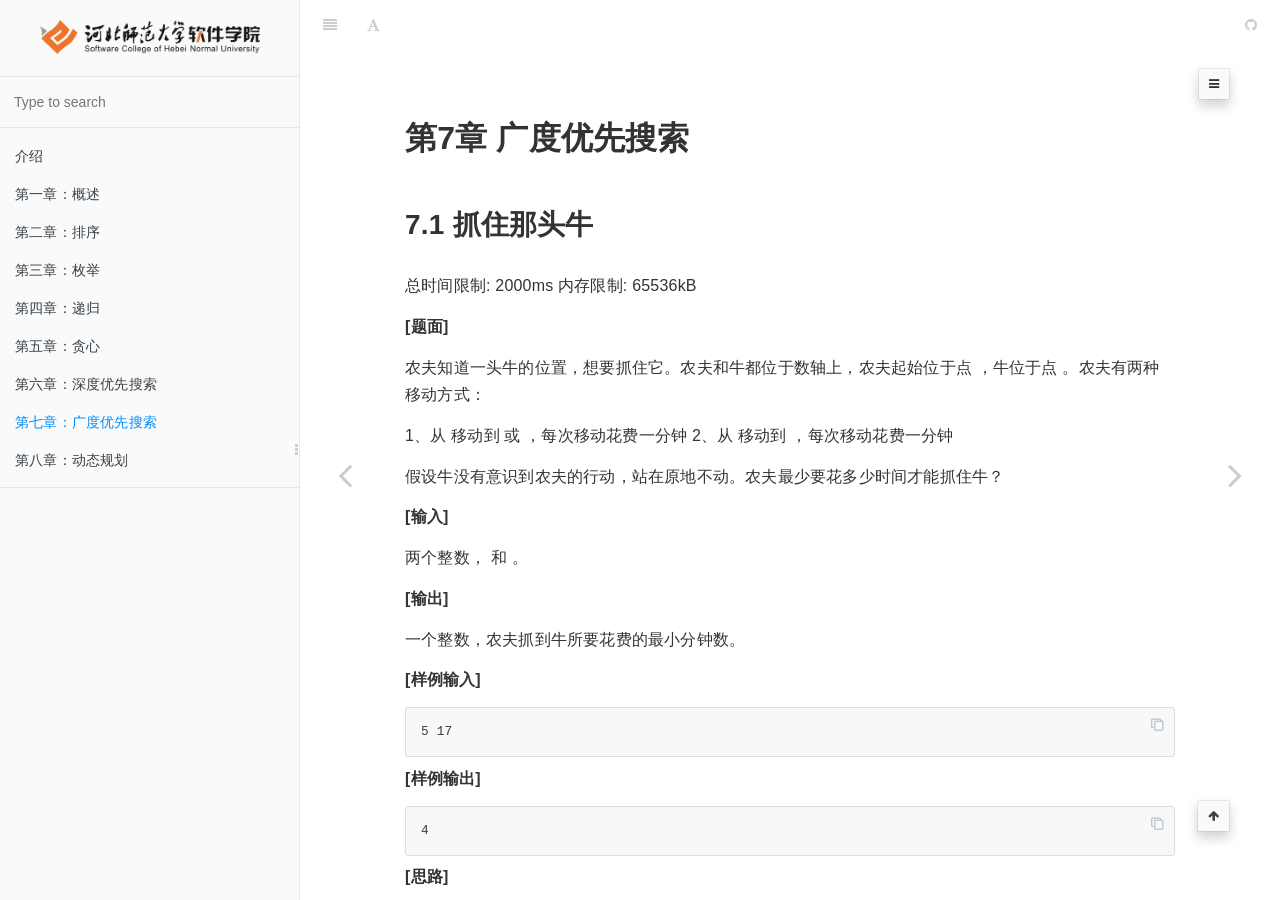
<file: slides/ch07.html>
<!DOCTYPE HTML>
<html lang="zh-hans" >
    <head>
        <title>第七章：广度优先搜索 · 算法分析与设计</title>
        <meta charset="UTF-8">
        <meta http-equiv="X-UA-Compatible" content="IE=edge" />
        <meta content="text/html; charset=utf-8" http-equiv="Content-Type">
        <meta name="description" content="">
        <meta name="generator" content="GitBook 3.0.0">
        <meta name="author" content="Eetze">
        
        
    
    <link rel="stylesheet" href="../gitbook/style.css">

    
            
                
                <link rel="stylesheet" href="../gitbook/gitbook-plugin-folding-chapters/folding-chapters.css">
                
            
                
                <link rel="stylesheet" href="../gitbook/gitbook-plugin-prism/prism-ghcolors.css">
                
            
                
                <link rel="stylesheet" href="../gitbook/gitbook-plugin-splitter/splitter.css">
                
            
                
                <link rel="stylesheet" href="../gitbook/gitbook-plugin-search-plus/search.css">
                
            
                
                <link rel="stylesheet" href="../gitbook/gitbook-plugin-anchor-navigation-ex/style/plugin.css">
                
            
                
                <link rel="stylesheet" href="../gitbook/gitbook-plugin-fancybox/jquery.fancybox.css">
                
            
                
                <link rel="stylesheet" href="../gitbook/gitbook-plugin-fancybox/jquery.fancybox-buttons.css">
                
            
                
                <link rel="stylesheet" href="../gitbook/gitbook-plugin-insert-logo-link-style/plugin.css">
                
            
                
                <link rel="stylesheet" href="../gitbook/gitbook-plugin-tbfed-pagefooter/footer.css">
                
            
                
                <link rel="stylesheet" href="../gitbook/gitbook-plugin-code/plugin.css">
                
            
                
                <link rel="stylesheet" href="../gitbook/gitbook-plugin-click-reveal/click_reveal.css">
                
            
                
                <link rel="stylesheet" href="../gitbook/gitbook-plugin-accordion/accordion.css">
                
            
                
                <link rel="stylesheet" href="../gitbook/gitbook-plugin-fontsettings/website.css">
                
            
        

    

    
        
        <link rel="stylesheet" href="../styles/website.css">
        
    

        
    
    
    
    <meta name="HandheldFriendly" content="true"/>
    <meta name="viewport" content="width=device-width, initial-scale=1, user-scalable=no">
    <meta name="apple-mobile-web-app-capable" content="yes">
    <meta name="apple-mobile-web-app-status-bar-style" content="black">
    <link rel="apple-touch-icon-precomposed" sizes="152x152" href="../gitbook/images/apple-touch-icon-precomposed-152.png">
    <link rel="shortcut icon" href="../gitbook/images/favicon.ico" type="image/x-icon">

    
    <link rel="next" href="ch08.html" />
    
    
    <link rel="prev" href="ch06.html" />
    

    
        <link rel="shortcut icon" href='../images/favicon.ico' type="image/x-icon">
    
    
        <link rel="bookmark" href='../images/favicon.ico' type="image/x-icon">
    
    
        <link rel="apple-touch-icon" href='../images/apple-touch-icon.png'>
    
    
        
        <link rel="apple-touch-icon" sizes="120x120" href="../images/apple-touch-icon-120x120.png">
        
        <link rel="apple-touch-icon" sizes="180x180" href="../images/apple-touch-icon-180x180.png">
        
    

    </head>
    <body>
        
<div class="book">
    <div class="book-summary">
        
            
<div id="book-search-input" role="search">
    <input type="text" placeholder="Type to search" />
</div>

            
                <nav role="navigation">
                


<ul class="summary">
    
    

    

    
        
        
    
        <li class="chapter " data-level="1" data-path="../">
            
                <a href="../">
            
                    
                    介绍
            
                </a>
            

            
        </li>
    
        <li class="chapter " data-level="2" data-path="ch01.html">
            
                <a href="ch01.html">
            
                    
                    第一章：概述
            
                </a>
            

            
        </li>
    
        <li class="chapter " data-level="3" data-path="ch02.html">
            
                <a href="ch02.html">
            
                    
                    第二章：排序
            
                </a>
            

            
        </li>
    
        <li class="chapter " data-level="4" data-path="ch03.html">
            
                <a href="ch03.html">
            
                    
                    第三章：枚举
            
                </a>
            

            
        </li>
    
        <li class="chapter " data-level="5" data-path="ch04.html">
            
                <a href="ch04.html">
            
                    
                    第四章：递归
            
                </a>
            

            
        </li>
    
        <li class="chapter " data-level="6" data-path="ch05.html">
            
                <a href="ch05.html">
            
                    
                    第五章：贪心
            
                </a>
            

            
        </li>
    
        <li class="chapter " data-level="7" data-path="ch06.html">
            
                <a href="ch06.html">
            
                    
                    第六章：深度优先搜索
            
                </a>
            

            
        </li>
    
        <li class="chapter active" data-level="8" data-path="ch07.html">
            
                <a href="ch07.html">
            
                    
                    第七章：广度优先搜索
            
                </a>
            

            
        </li>
    
        <li class="chapter " data-level="9" data-path="ch08.html">
            
                <a href="ch08.html">
            
                    
                    第八章：动态规划
            
                </a>
            

            
        </li>
    

    

    <li class="divider"></li>

    <li>
        <a href="https://www.gitbook.com" target="blank" class="gitbook-link">
            Published with GitBook
        </a>
    </li>
</ul>


                </nav>
            
        
    </div>

    <div class="book-body">
        
            <div class="body-inner">
                
                    

<div class="book-header" role="navigation">
    

    <!-- Title -->
    <h1>
        <i class="fa fa-circle-o-notch fa-spin"></i>
        <a href=".." >第七章：广度优先搜索</a>
    </h1>
</div>




                    <div class="page-wrapper" tabindex="-1" role="main">
                        <div class="page-inner">
                            
<div class="search-plus" id="book-search-results">
    <div class="search-noresults">
    
                                <section class="normal markdown-section">
                                
                                <div id="anchor-navigation-ex-navbar"><i class="fa fa-navicon"></i><ul><li><span class="title-icon "></span><a href="#&#x7B2C;7&#x7AE0;-&#x5E7F;&#x5EA6;&#x4F18;&#x5148;&#x641C;&#x7D22;"><b></b>&#x7B2C;7&#x7AE0; &#x5E7F;&#x5EA6;&#x4F18;&#x5148;&#x641C;&#x7D22;</a></li><ul><li><span class="title-icon "></span><a href="#71-&#x6293;&#x4F4F;&#x90A3;&#x5934;&#x725B;"><b></b>7.1 &#x6293;&#x4F4F;&#x90A3;&#x5934;&#x725B;</a></li><li><span class="title-icon "></span><a href="#72-&#x8FF7;&#x5BAB;&#x95EE;&#x9898;"><b></b>7.2 &#x8FF7;&#x5BAB;&#x95EE;&#x9898;</a></li><li><span class="title-icon "></span><a href="#73-&#x9E23;&#x4EBA;&#x548C;&#x4F50;&#x52A9;"><b></b>7.3 &#x9E23;&#x4EBA;&#x548C;&#x4F50;&#x52A9;</a></li><li><span class="title-icon "></span><a href="#74-fire"><b></b>7.4 Fire!</a></li><li><span class="title-icon "></span><a href="#75-&#x516B;&#x6570;&#x7801;"><b></b>7.5 &#x516B;&#x6570;&#x7801;</a></li></ul></ul></div><a href="#&#x7B2C;7&#x7AE0;-&#x5E7F;&#x5EA6;&#x4F18;&#x5148;&#x641C;&#x7D22;" id="anchorNavigationExGoTop"><i class="fa fa-arrow-up"></i></a><h1 id="&#x7B2C;7&#x7AE0;-&#x5E7F;&#x5EA6;&#x4F18;&#x5148;&#x641C;&#x7D22;"><a name="&#x7B2C;7&#x7AE0;-&#x5E7F;&#x5EA6;&#x4F18;&#x5148;&#x641C;&#x7D22;" class="anchor-navigation-ex-anchor" href="#&#x7B2C;7&#x7AE0;-&#x5E7F;&#x5EA6;&#x4F18;&#x5148;&#x641C;&#x7D22;"><i class="fa fa-link" aria-hidden="true"></i></a>&#x7B2C;7&#x7AE0; &#x5E7F;&#x5EA6;&#x4F18;&#x5148;&#x641C;&#x7D22;</h1>
<h2 id="71-&#x6293;&#x4F4F;&#x90A3;&#x5934;&#x725B;"><a name="71-&#x6293;&#x4F4F;&#x90A3;&#x5934;&#x725B;" class="anchor-navigation-ex-anchor" href="#71-&#x6293;&#x4F4F;&#x90A3;&#x5934;&#x725B;"><i class="fa fa-link" aria-hidden="true"></i></a>7.1 &#x6293;&#x4F4F;&#x90A3;&#x5934;&#x725B;</h2>
<p>&#x603B;&#x65F6;&#x95F4;&#x9650;&#x5236;: 2000ms &#x5185;&#x5B58;&#x9650;&#x5236;: 65536kB</p>
<p><strong>[&#x9898;&#x9762;]</strong></p>
<p>&#x519C;&#x592B;&#x77E5;&#x9053;&#x4E00;&#x5934;&#x725B;&#x7684;&#x4F4D;&#x7F6E;&#xFF0C;&#x60F3;&#x8981;&#x6293;&#x4F4F;&#x5B83;&#x3002;&#x519C;&#x592B;&#x548C;&#x725B;&#x90FD;&#x4F4D;&#x4E8E;&#x6570;&#x8F74;&#x4E0A;&#xFF0C;&#x519C;&#x592B;&#x8D77;&#x59CB;&#x4F4D;&#x4E8E;&#x70B9; <script type="math/tex; ">N(0 \leq N \leq 100000)</script>&#xFF0C;&#x725B;&#x4F4D;&#x4E8E;&#x70B9; <script type="math/tex; ">K(0 \leq K \leq 100000)</script> &#x3002;&#x519C;&#x592B;&#x6709;&#x4E24;&#x79CD;&#x79FB;&#x52A8;&#x65B9;&#x5F0F;&#xFF1A;</p>
<p>1&#x3001;&#x4ECE; <script type="math/tex; ">X</script> &#x79FB;&#x52A8;&#x5230; <script type="math/tex; ">X-1</script> &#x6216; <script type="math/tex; ">X+1</script>&#xFF0C;&#x6BCF;&#x6B21;&#x79FB;&#x52A8;&#x82B1;&#x8D39;&#x4E00;&#x5206;&#x949F;
2&#x3001;&#x4ECE; <script type="math/tex; ">X</script> &#x79FB;&#x52A8;&#x5230; <script type="math/tex; ">2*X</script> &#xFF0C;&#x6BCF;&#x6B21;&#x79FB;&#x52A8;&#x82B1;&#x8D39;&#x4E00;&#x5206;&#x949F;</p>
<p>&#x5047;&#x8BBE;&#x725B;&#x6CA1;&#x6709;&#x610F;&#x8BC6;&#x5230;&#x519C;&#x592B;&#x7684;&#x884C;&#x52A8;&#xFF0C;&#x7AD9;&#x5728;&#x539F;&#x5730;&#x4E0D;&#x52A8;&#x3002;&#x519C;&#x592B;&#x6700;&#x5C11;&#x8981;&#x82B1;&#x591A;&#x5C11;&#x65F6;&#x95F4;&#x624D;&#x80FD;&#x6293;&#x4F4F;&#x725B;&#xFF1F;</p>
<p><strong>[&#x8F93;&#x5165;]</strong></p>
<p>&#x4E24;&#x4E2A;&#x6574;&#x6570;&#xFF0C;<script type="math/tex; ">N</script> &#x548C; <script type="math/tex; ">K</script> &#x3002;</p>
<p><strong>[&#x8F93;&#x51FA;]</strong></p>
<p>&#x4E00;&#x4E2A;&#x6574;&#x6570;&#xFF0C;&#x519C;&#x592B;&#x6293;&#x5230;&#x725B;&#x6240;&#x8981;&#x82B1;&#x8D39;&#x7684;&#x6700;&#x5C0F;&#x5206;&#x949F;&#x6570;&#x3002;</p>
<p><strong>[&#x6837;&#x4F8B;&#x8F93;&#x5165;]</strong></p>
<pre class="language-"><code>5 17
</code></pre><p><strong>[&#x6837;&#x4F8B;&#x8F93;&#x51FA;]</strong></p>
<pre class="language-"><code>4
</code></pre><p><strong>[&#x601D;&#x8DEF;]</strong></p>
<p>&#x4F7F;&#x7528;BFS&#x601D;&#x60F3;&#xFF0C;&#x7ED9;&#x8282;&#x70B9;&#x5206;&#x5C42;&#x3002;&#x8D77;&#x70B9;&#x662F;&#x7B2C;0&#x5C42;&#x3002;&#x4ECE;&#x8D77;&#x70B9;&#x6700;&#x5C11;&#x9700;n&#x6B65;&#x5C31;&#x80FD;&#x5230;&#x8FBE;&#x7684;&#x70B9;&#x5C5E;&#x4E8E;&#x7B2C;n&#x5C42;&#x3002;</p>
<p>&#x4F9D;&#x5C42;&#x6B21;&#x987A;&#x5E8F;&#xFF0C;&#x4ECE;&#x5C0F;&#x5230;&#x5927;&#x6269;&#x5C55;&#x8282;&#x70B9;&#x3002;&#x628A;&#x5C42;&#x6B21;&#x4F4E;&#x7684;&#x70B9;&#x5168;&#x90E8;&#x6269;&#x5C55;&#x51FA;&#x6765;&#x540E;&#xFF0C;&#x624D;&#x4F1A;&#x6269;&#x5C55;&#x5C42;&#x6B21;&#x9AD8;&#x7684;&#x70B9;&#x3002;</p>
<p>&#x6269;&#x5C55;&#x65F6;&#xFF0C;&#x4E0D;&#x80FD;&#x6269;&#x5C55;&#x51FA;&#x5DF2;&#x7ECF;&#x8D70;&#x8FC7;&#x7684;&#x8282;&#x70B9;(&#x8981;&#x5224;&#x91CD;&#xFF09;&#xFF0C;&#x8FD9;&#x6837;&#x53EF;&#x786E;&#x4FDD;&#x627E;&#x5230;&#x6700;&#x4F18;&#x89E3;&#xFF0C;&#x4F46;&#x662F;&#x56E0;&#x6269;&#x5C55;&#x51FA;
&#x6765;&#x7684;&#x8282;&#x70B9;&#x8F83;&#x591A;&#xFF0C;&#x4E14;&#x591A;&#x6570;&#x8282;&#x70B9;&#x90FD;&#x9700;&#x8981;&#x4FDD;&#x5B58;&#xFF0C;&#x56E0;&#x6B64;&#x9700;&#x8981;&#x7684;&#x5B58;&#x50A8;&#x7A7A;&#x95F4;&#x8F83;&#x5927;&#xFF0C;&#x901A;&#x5E38;&#x4F7F;&#x7528;&#x961F;&#x5217;&#x5B58;&#x8282;&#x70B9;&#x3002;</p>
<p>&#x5047;&#x8BBE;&#x519C;&#x592B;&#x8D77;&#x59CB;&#x4F4D;&#x4E8E;&#x70B9;3&#xFF0C;&#x725B;&#x4F4D;&#x4E8E;5&#xFF0C;&#x5373;N=3&#xFF0C;K=5&#xFF0C;&#x6700;&#x53F3;&#x8FB9;&#x662F;6&#x3002;</p>
<ul>
<li>&#x7B2C;1&#x5C42;&#xFF1A;2, 4, 6</li>
<li>&#x7B2C;2&#x5C42;&#xFF1A;1, 5</li>
<li>&#x7B2C;3&#x5C42;&#xFF1A;0</li>
</ul>
<p><strong>[&#x53C2;&#x8003;&#x4EE3;&#x7801;]</strong></p>
<pre class="language-"><code class="lang-cpp"><span class="token macro property">#<span class="token directive keyword">include</span> <span class="token string">&lt;stdio.h&gt;</span></span>
<span class="token macro property">#<span class="token directive keyword">include</span> <span class="token string">&lt;string.h&gt;</span></span>
<span class="token macro property">#<span class="token directive keyword">include</span> <span class="token string">&lt;queue&gt;</span></span>
<span class="token keyword">using</span> <span class="token keyword">namespace</span> std<span class="token punctuation">;</span>

<span class="token keyword">int</span> N<span class="token punctuation">,</span> K<span class="token punctuation">;</span>
<span class="token keyword">const</span> <span class="token keyword">int</span> MAXN <span class="token operator">=</span> <span class="token number">100000</span><span class="token punctuation">;</span>
<span class="token comment">// &#x5224;&#x91CD;&#x6807;&#x8BB0; visited[i]=1 &#x8868;&#x793A;i&#x5DF2;&#x7ECF;&#x6269;&#x5C55;&#x8FC7;</span>
<span class="token keyword">int</span> visited<span class="token punctuation">[</span>MAXN<span class="token operator">+</span><span class="token number">10</span><span class="token punctuation">]</span><span class="token punctuation">;</span> 

<span class="token keyword">struct</span> <span class="token class-name">Step</span> <span class="token punctuation">{</span>
    <span class="token keyword">int</span> x<span class="token punctuation">;</span>      <span class="token comment">// &#x4F4D;&#x7F6E;</span>
    <span class="token keyword">int</span> steps<span class="token punctuation">;</span>  <span class="token comment">// &#x5230;&#x8FBE;x&#x6240;&#x9700;&#x7684;&#x6B65;&#x6570;</span>
    <span class="token function">Step</span><span class="token punctuation">(</span><span class="token keyword">int</span> xx<span class="token punctuation">,</span> <span class="token keyword">int</span> s<span class="token punctuation">)</span><span class="token operator">:</span><span class="token function">x</span><span class="token punctuation">(</span>xx<span class="token punctuation">)</span><span class="token punctuation">,</span><span class="token function">steps</span><span class="token punctuation">(</span>s<span class="token punctuation">)</span> <span class="token punctuation">{</span> <span class="token punctuation">}</span>
<span class="token punctuation">}</span><span class="token punctuation">;</span>

queue<span class="token operator">&lt;</span>Step<span class="token operator">&gt;</span> q<span class="token punctuation">;</span>  <span class="token comment">// &#x961F;&#x5217;</span>


<span class="token keyword">int</span> <span class="token function">main</span><span class="token punctuation">(</span><span class="token keyword">void</span><span class="token punctuation">)</span> <span class="token punctuation">{</span>
    <span class="token function">scanf</span><span class="token punctuation">(</span><span class="token string">&quot;%d %d&quot;</span><span class="token punctuation">,</span> <span class="token operator">&amp;</span>N<span class="token punctuation">,</span> <span class="token operator">&amp;</span>K<span class="token punctuation">)</span><span class="token punctuation">;</span>

    <span class="token function">memset</span><span class="token punctuation">(</span>visited<span class="token punctuation">,</span> <span class="token number">0</span><span class="token punctuation">,</span> <span class="token keyword">sizeof</span><span class="token punctuation">(</span>visited<span class="token punctuation">)</span><span class="token punctuation">)</span><span class="token punctuation">;</span>
    q<span class="token punctuation">.</span><span class="token function">push</span><span class="token punctuation">(</span><span class="token function">Step</span><span class="token punctuation">(</span>N<span class="token punctuation">,</span> <span class="token number">0</span><span class="token punctuation">)</span><span class="token punctuation">)</span><span class="token punctuation">;</span>
    visited<span class="token punctuation">[</span>N<span class="token punctuation">]</span> <span class="token operator">=</span> <span class="token number">1</span><span class="token punctuation">;</span>

    <span class="token keyword">while</span><span class="token punctuation">(</span><span class="token operator">!</span>q<span class="token punctuation">.</span><span class="token function">empty</span><span class="token punctuation">(</span><span class="token punctuation">)</span><span class="token punctuation">)</span> <span class="token punctuation">{</span>
        Step s <span class="token operator">=</span> q<span class="token punctuation">.</span><span class="token function">front</span><span class="token punctuation">(</span><span class="token punctuation">)</span><span class="token punctuation">;</span>
        q<span class="token punctuation">.</span><span class="token function">pop</span><span class="token punctuation">(</span><span class="token punctuation">)</span><span class="token punctuation">;</span>

        <span class="token keyword">if</span><span class="token punctuation">(</span>s<span class="token punctuation">.</span>x <span class="token operator">==</span> K<span class="token punctuation">)</span> <span class="token punctuation">{</span>    <span class="token comment">// &#x627E;&#x5230;&#x76EE;&#x6807;</span>
            <span class="token function">printf</span><span class="token punctuation">(</span><span class="token string">&quot;%d\n&quot;</span><span class="token punctuation">,</span> s<span class="token punctuation">.</span>steps<span class="token punctuation">)</span><span class="token punctuation">;</span>
            <span class="token keyword">return</span> <span class="token number">0</span><span class="token punctuation">;</span>
        <span class="token punctuation">}</span>
        <span class="token keyword">else</span> <span class="token punctuation">{</span>
            <span class="token keyword">if</span><span class="token punctuation">(</span>s<span class="token punctuation">.</span>x <span class="token operator">-</span> <span class="token number">1</span> <span class="token operator">&gt;=</span> <span class="token number">0</span> <span class="token operator">&amp;&amp;</span> <span class="token operator">!</span>visited<span class="token punctuation">[</span>s<span class="token punctuation">.</span>x<span class="token operator">-</span><span class="token number">1</span><span class="token punctuation">]</span><span class="token punctuation">)</span> <span class="token punctuation">{</span>
                q<span class="token punctuation">.</span><span class="token function">push</span><span class="token punctuation">(</span><span class="token function">Step</span><span class="token punctuation">(</span>s<span class="token punctuation">.</span>x<span class="token operator">-</span><span class="token number">1</span><span class="token punctuation">,</span> s<span class="token punctuation">.</span>steps<span class="token operator">+</span><span class="token number">1</span><span class="token punctuation">)</span><span class="token punctuation">)</span><span class="token punctuation">;</span>
                visited<span class="token punctuation">[</span>s<span class="token punctuation">.</span>x<span class="token operator">-</span><span class="token number">1</span><span class="token punctuation">]</span> <span class="token operator">=</span> <span class="token number">1</span><span class="token punctuation">;</span>
            <span class="token punctuation">}</span>
            <span class="token keyword">if</span><span class="token punctuation">(</span>s<span class="token punctuation">.</span>x <span class="token operator">+</span> <span class="token number">1</span> <span class="token operator">&lt;=</span> MAXN <span class="token operator">&amp;&amp;</span> <span class="token operator">!</span>visited<span class="token punctuation">[</span>s<span class="token punctuation">.</span>x<span class="token operator">+</span><span class="token number">1</span><span class="token punctuation">]</span><span class="token punctuation">)</span> <span class="token punctuation">{</span>
                q<span class="token punctuation">.</span><span class="token function">push</span><span class="token punctuation">(</span><span class="token function">Step</span><span class="token punctuation">(</span>s<span class="token punctuation">.</span>x<span class="token operator">+</span><span class="token number">1</span><span class="token punctuation">,</span> s<span class="token punctuation">.</span>steps<span class="token operator">+</span><span class="token number">1</span><span class="token punctuation">)</span><span class="token punctuation">)</span><span class="token punctuation">;</span>
                visited<span class="token punctuation">[</span>s<span class="token punctuation">.</span>x<span class="token operator">+</span><span class="token number">1</span><span class="token punctuation">]</span> <span class="token operator">=</span> <span class="token number">1</span><span class="token punctuation">;</span>
            <span class="token punctuation">}</span>
            <span class="token keyword">if</span><span class="token punctuation">(</span>s<span class="token punctuation">.</span>x <span class="token operator">*</span> <span class="token number">2</span> <span class="token operator">&lt;=</span> MAXN <span class="token operator">&amp;&amp;</span><span class="token operator">!</span>visited<span class="token punctuation">[</span>s<span class="token punctuation">.</span>x<span class="token operator">*</span><span class="token number">2</span><span class="token punctuation">]</span><span class="token punctuation">)</span> <span class="token punctuation">{</span>
                q<span class="token punctuation">.</span><span class="token function">push</span><span class="token punctuation">(</span><span class="token function">Step</span><span class="token punctuation">(</span>s<span class="token punctuation">.</span>x<span class="token operator">*</span><span class="token number">2</span><span class="token punctuation">,</span> s<span class="token punctuation">.</span>steps<span class="token operator">+</span><span class="token number">1</span><span class="token punctuation">)</span><span class="token punctuation">)</span><span class="token punctuation">;</span>
                visited<span class="token punctuation">[</span>s<span class="token punctuation">.</span>x<span class="token operator">*</span><span class="token number">2</span><span class="token punctuation">]</span> <span class="token operator">=</span> <span class="token number">1</span><span class="token punctuation">;</span>
            <span class="token punctuation">}</span>
        <span class="token punctuation">}</span>
    <span class="token punctuation">}</span>

    <span class="token keyword">return</span> <span class="token number">0</span><span class="token punctuation">;</span>
<span class="token punctuation">}</span>
</code></pre>
<h2 id="72-&#x8FF7;&#x5BAB;&#x95EE;&#x9898;"><a name="72-&#x8FF7;&#x5BAB;&#x95EE;&#x9898;" class="anchor-navigation-ex-anchor" href="#72-&#x8FF7;&#x5BAB;&#x95EE;&#x9898;"><i class="fa fa-link" aria-hidden="true"></i></a>7.2 &#x8FF7;&#x5BAB;&#x95EE;&#x9898;</h2>
<p>&#x603B;&#x65F6;&#x95F4;&#x9650;&#x5236;: 1000ms &#x5185;&#x5B58;&#x9650;&#x5236;: 65536kB</p>
<p><strong>[&#x9898;&#x9762;]</strong></p>
<p>&#x5B9A;&#x4E49;&#x4E00;&#x4E2A;&#x4E8C;&#x7EF4;&#x6570;&#x7EC4;&#xFF1A; </p>
<pre class="language-"><code class="lang-cpp"><span class="token keyword">int</span> maze<span class="token punctuation">[</span><span class="token number">5</span><span class="token punctuation">]</span><span class="token punctuation">[</span><span class="token number">5</span><span class="token punctuation">]</span> <span class="token operator">=</span> <span class="token punctuation">{</span>
    <span class="token number">0</span><span class="token punctuation">,</span> <span class="token number">1</span><span class="token punctuation">,</span> <span class="token number">0</span><span class="token punctuation">,</span> <span class="token number">0</span><span class="token punctuation">,</span> <span class="token number">0</span><span class="token punctuation">,</span>
    <span class="token number">0</span><span class="token punctuation">,</span> <span class="token number">1</span><span class="token punctuation">,</span> <span class="token number">0</span><span class="token punctuation">,</span> <span class="token number">1</span><span class="token punctuation">,</span> <span class="token number">0</span><span class="token punctuation">,</span>
    <span class="token number">0</span><span class="token punctuation">,</span> <span class="token number">0</span><span class="token punctuation">,</span> <span class="token number">0</span><span class="token punctuation">,</span> <span class="token number">0</span><span class="token punctuation">,</span> <span class="token number">0</span><span class="token punctuation">,</span>
    <span class="token number">0</span><span class="token punctuation">,</span> <span class="token number">1</span><span class="token punctuation">,</span> <span class="token number">1</span><span class="token punctuation">,</span> <span class="token number">1</span><span class="token punctuation">,</span> <span class="token number">0</span><span class="token punctuation">,</span>
    <span class="token number">0</span><span class="token punctuation">,</span> <span class="token number">0</span><span class="token punctuation">,</span> <span class="token number">0</span><span class="token punctuation">,</span> <span class="token number">1</span><span class="token punctuation">,</span> <span class="token number">0</span><span class="token punctuation">,</span>
<span class="token punctuation">}</span><span class="token punctuation">;</span>
</code></pre>
<p>&#x5B83;&#x8868;&#x793A;&#x4E00;&#x4E2A;&#x8FF7;&#x5BAB;&#xFF0C;&#x5176;&#x4E2D;&#x7684;1&#x8868;&#x793A;&#x5899;&#x58C1;&#xFF0C;0&#x8868;&#x793A;&#x53EF;&#x4EE5;&#x8D70;&#x7684;&#x8DEF;&#xFF0C;&#x53EA;&#x80FD;&#x6A2A;&#x7740;&#x8D70;&#x6216;&#x7AD6;&#x7740;&#x8D70;&#xFF0C;&#x4E0D;&#x80FD;&#x659C;&#x7740;&#x8D70;&#xFF0C;&#x8981;&#x6C42;&#x7F16;&#x7A0B;&#x5E8F;&#x627E;&#x51FA;&#x4ECE;&#x5DE6;&#x4E0A;&#x89D2;&#x5230;&#x53F3;&#x4E0B;&#x89D2;&#x7684;&#x6700;&#x77ED;&#x8DEF;&#x7EBF;&#x3002;</p>
<p><strong>[&#x8F93;&#x5165;]</strong></p>
<p>&#x4E00;&#x4E2A;5 &#xD7; 5&#x7684;&#x4E8C;&#x7EF4;&#x6570;&#x7EC4;&#xFF0C;&#x8868;&#x793A;&#x4E00;&#x4E2A;&#x8FF7;&#x5BAB;&#x3002;&#x6570;&#x636E;&#x4FDD;&#x8BC1;&#x6709;&#x552F;&#x4E00;&#x89E3;&#x3002;</p>
<p><strong>[&#x8F93;&#x51FA;]</strong></p>
<p>&#x5DE6;&#x4E0A;&#x89D2;&#x5230;&#x53F3;&#x4E0B;&#x89D2;&#x7684;&#x6700;&#x77ED;&#x8DEF;&#x5F84;&#xFF0C;&#x683C;&#x5F0F;&#x5982;&#x6837;&#x4F8B;&#x6240;&#x793A;&#x3002;</p>
<p><strong>[&#x6837;&#x4F8B;&#x8F93;&#x5165;]</strong></p>
<pre class="language-"><code>0 1 0 0 0
0 1 0 1 0
0 0 0 0 0
0 1 1 1 0
0 0 0 1 0
</code></pre><p><strong>[&#x6837;&#x4F8B;&#x8F93;&#x51FA;]</strong></p>
<pre class="language-"><code>(0, 0)
(1, 0)
(2, 0)
(2, 1)
(2, 2)
(2, 3)
(2, 4)
(3, 4)
(4, 4)
</code></pre><p><strong>[&#x601D;&#x8DEF;]</strong></p>
<p>&#x5148;&#x5C06;&#x8D77;&#x59CB;&#x4F4D;&#x7F6E;&#x5165;&#x961F;&#x5217;&#xFF0C;&#x6BCF;&#x6B21;&#x4ECE;&#x961F;&#x5217;&#x62FF;&#x51FA;&#x4E00;&#x4E2A;&#x5143;&#x7D20;&#xFF0C;&#x6269;&#x5C55;&#x5176;&#x76F8;&#x90BB;&#x7684;4&#x4E2A;&#x5143;&#x7D20;&#x5165;&#x961F;&#x5217;(&#x8981;&#x5224;&#x91CD;&#xFF09;&#xFF0C;&#x76F4;&#x5230;&#x961F;&#x5934;&#x5143;&#x7D20;&#x4E3A;&#x7EC8;&#x70B9;&#x4E3A;&#x6B62;&#x3002;&#x961F;&#x5217;&#x91CC;&#x7684;&#x5143;&#x7D20;&#x9700;&#x8981;&#x8BB0;&#x5F55;&#x4E86;&#x6307;&#x5411;&#x7236;&#x8282;&#x70B9;&#xFF08;&#x4E0A;&#x4E00;&#x6B65;&#xFF09;&#x7684;&#x6307;&#x9488;&#x3002;</p>
<p>&#x961F;&#x5217;&#x4E0D;&#x80FD;&#x7528;STL&#x7684;queue&#x6216;deque&#xFF0C;&#x9700;&#x8981;&#x81EA;&#x5DF1;&#x5B9E;&#x73B0;&#x3002;&#x53EF;&#x901A;&#x8FC7;&#x4E00;&#x7EF4;&#x6570;&#x7EC4;&#x5B9E;&#x73B0;&#xFF0C;&#x53EA;&#x9700;&#x7EF4;&#x62A4;&#x4E00;&#x4E2A;&#x961F;&#x5934;&#x6307;&#x9488;&#x548C;&#x961F;&#x5C3E;&#x6307;&#x9488;&#x3002;</p>
<p>&#x961F;&#x5217;&#x5143;&#x7D20;&#xFF1A;</p>
<pre class="language-"><code class="lang-cpp"><span class="token keyword">struct</span> <span class="token punctuation">{</span>
    <span class="token keyword">int</span> x<span class="token punctuation">,</span> y<span class="token punctuation">;</span>
    <span class="token keyword">int</span> f<span class="token punctuation">;</span>    <span class="token comment">// &#x7236;&#x8282;&#x70B9;&#x5728;&#x961F;&#x5217;&#x4E2D;&#x7684;&#x4E0B;&#x6807;</span>
<span class="token punctuation">}</span><span class="token punctuation">;</span>
</code></pre>
<p><strong>[&#x53C2;&#x8003;&#x4EE3;&#x7801;]</strong></p>
<pre class="language-"><code class="lang-cpp"><span class="token macro property">#<span class="token directive keyword">include</span> <span class="token string">&lt;stdio.h&gt;</span></span>

<span class="token keyword">int</span> maze<span class="token punctuation">[</span><span class="token number">5</span><span class="token punctuation">]</span><span class="token punctuation">[</span><span class="token number">5</span><span class="token punctuation">]</span> <span class="token operator">=</span> <span class="token punctuation">{</span><span class="token number">0</span><span class="token punctuation">}</span><span class="token punctuation">;</span>

<span class="token keyword">struct</span> <span class="token class-name">Node</span><span class="token punctuation">{</span>
    <span class="token keyword">int</span> x<span class="token punctuation">,</span> y<span class="token punctuation">;</span>
    <span class="token keyword">int</span> f<span class="token punctuation">;</span>  <span class="token comment">// &#x7236;&#x8282;&#x70B9;&#x5728;&#x961F;&#x5217;&#x4E2D;&#x7684;&#x4E0B;&#x6807;</span>
<span class="token punctuation">}</span> queue<span class="token punctuation">[</span><span class="token number">30</span><span class="token punctuation">]</span><span class="token punctuation">;</span>

<span class="token keyword">void</span> <span class="token function">print</span><span class="token punctuation">(</span><span class="token keyword">int</span> i<span class="token punctuation">)</span> <span class="token punctuation">{</span>
    <span class="token keyword">if</span><span class="token punctuation">(</span>i<span class="token operator">==</span><span class="token operator">-</span><span class="token number">1</span><span class="token punctuation">)</span> <span class="token keyword">return</span><span class="token punctuation">;</span>
    <span class="token function">print</span><span class="token punctuation">(</span>queue<span class="token punctuation">[</span>i<span class="token punctuation">]</span><span class="token punctuation">.</span>f<span class="token punctuation">)</span><span class="token punctuation">;</span>
    <span class="token function">printf</span><span class="token punctuation">(</span><span class="token string">&quot;(%d, %d)\n&quot;</span><span class="token punctuation">,</span> queue<span class="token punctuation">[</span>i<span class="token punctuation">]</span><span class="token punctuation">.</span>x<span class="token punctuation">,</span> queue<span class="token punctuation">[</span>i<span class="token punctuation">]</span><span class="token punctuation">.</span>y<span class="token punctuation">)</span><span class="token punctuation">;</span>
<span class="token punctuation">}</span>

<span class="token keyword">int</span> <span class="token function">main</span><span class="token punctuation">(</span><span class="token keyword">void</span><span class="token punctuation">)</span> <span class="token punctuation">{</span>
    <span class="token keyword">for</span><span class="token punctuation">(</span><span class="token keyword">int</span> i<span class="token operator">=</span><span class="token number">0</span><span class="token punctuation">;</span> i<span class="token operator">&lt;</span><span class="token number">5</span><span class="token punctuation">;</span> <span class="token operator">++</span>i<span class="token punctuation">)</span>
        <span class="token keyword">for</span><span class="token punctuation">(</span><span class="token keyword">int</span> j<span class="token operator">=</span><span class="token number">0</span><span class="token punctuation">;</span> j<span class="token operator">&lt;</span><span class="token number">5</span><span class="token punctuation">;</span> <span class="token operator">++</span>j<span class="token punctuation">)</span>
            <span class="token function">scanf</span><span class="token punctuation">(</span><span class="token string">&quot;%d&quot;</span><span class="token punctuation">,</span> <span class="token operator">&amp;</span>maze<span class="token punctuation">[</span>i<span class="token punctuation">]</span><span class="token punctuation">[</span>j<span class="token punctuation">]</span><span class="token punctuation">)</span><span class="token punctuation">;</span>

    <span class="token keyword">int</span> head <span class="token operator">=</span> <span class="token number">0</span><span class="token punctuation">,</span> tail <span class="token operator">=</span> <span class="token number">0</span><span class="token punctuation">;</span>

    queue<span class="token punctuation">[</span>tail<span class="token punctuation">]</span><span class="token punctuation">.</span>x <span class="token operator">=</span> <span class="token number">0</span><span class="token punctuation">;</span>
    queue<span class="token punctuation">[</span>tail<span class="token punctuation">]</span><span class="token punctuation">.</span>y <span class="token operator">=</span> <span class="token number">0</span><span class="token punctuation">;</span>
    queue<span class="token punctuation">[</span>tail<span class="token punctuation">]</span><span class="token punctuation">.</span>f <span class="token operator">=</span> <span class="token operator">-</span><span class="token number">1</span><span class="token punctuation">;</span>
    tail<span class="token operator">++</span><span class="token punctuation">;</span>
    maze<span class="token punctuation">[</span><span class="token number">0</span><span class="token punctuation">]</span><span class="token punctuation">[</span><span class="token number">0</span><span class="token punctuation">]</span> <span class="token operator">=</span> <span class="token number">1</span><span class="token punctuation">;</span> 

    <span class="token keyword">while</span><span class="token punctuation">(</span>head <span class="token operator">!=</span> tail<span class="token punctuation">)</span> <span class="token punctuation">{</span>
        Node n <span class="token operator">=</span> queue<span class="token punctuation">[</span>head<span class="token punctuation">]</span><span class="token punctuation">;</span>
        <span class="token keyword">if</span><span class="token punctuation">(</span>n<span class="token punctuation">.</span>x <span class="token operator">==</span> <span class="token number">4</span> <span class="token operator">&amp;&amp;</span> n<span class="token punctuation">.</span>y <span class="token operator">==</span> <span class="token number">4</span><span class="token punctuation">)</span> <span class="token punctuation">{</span>
            <span class="token function">print</span><span class="token punctuation">(</span>head<span class="token punctuation">)</span><span class="token punctuation">;</span>
            <span class="token keyword">break</span><span class="token punctuation">;</span>
        <span class="token punctuation">}</span>
        <span class="token keyword">else</span> <span class="token punctuation">{</span>
            <span class="token keyword">if</span><span class="token punctuation">(</span>n<span class="token punctuation">.</span>x<span class="token operator">&gt;</span><span class="token number">0</span> <span class="token operator">&amp;&amp;</span> maze<span class="token punctuation">[</span>n<span class="token punctuation">.</span>x<span class="token operator">-</span><span class="token number">1</span><span class="token punctuation">]</span><span class="token punctuation">[</span>n<span class="token punctuation">.</span>y<span class="token punctuation">]</span><span class="token operator">!=</span><span class="token number">1</span><span class="token punctuation">)</span> <span class="token punctuation">{</span>
                queue<span class="token punctuation">[</span>tail<span class="token punctuation">]</span><span class="token punctuation">.</span>x <span class="token operator">=</span> n<span class="token punctuation">.</span>x<span class="token operator">-</span><span class="token number">1</span><span class="token punctuation">;</span>
                queue<span class="token punctuation">[</span>tail<span class="token punctuation">]</span><span class="token punctuation">.</span>y <span class="token operator">=</span> n<span class="token punctuation">.</span>y<span class="token punctuation">;</span>
                queue<span class="token punctuation">[</span>tail<span class="token punctuation">]</span><span class="token punctuation">.</span>f <span class="token operator">=</span> head<span class="token punctuation">;</span>
                tail<span class="token operator">++</span><span class="token punctuation">;</span>
                maze<span class="token punctuation">[</span>n<span class="token punctuation">.</span>x<span class="token operator">-</span><span class="token number">1</span><span class="token punctuation">]</span><span class="token punctuation">[</span>n<span class="token punctuation">.</span>y<span class="token punctuation">]</span> <span class="token operator">=</span> <span class="token number">1</span><span class="token punctuation">;</span>
            <span class="token punctuation">}</span>
            <span class="token keyword">if</span><span class="token punctuation">(</span>n<span class="token punctuation">.</span>x<span class="token operator">&lt;</span><span class="token number">4</span> <span class="token operator">&amp;&amp;</span> maze<span class="token punctuation">[</span>n<span class="token punctuation">.</span>x<span class="token operator">+</span><span class="token number">1</span><span class="token punctuation">]</span><span class="token punctuation">[</span>n<span class="token punctuation">.</span>y<span class="token punctuation">]</span><span class="token operator">!=</span><span class="token number">1</span><span class="token punctuation">)</span> <span class="token punctuation">{</span>
                queue<span class="token punctuation">[</span>tail<span class="token punctuation">]</span><span class="token punctuation">.</span>x <span class="token operator">=</span> n<span class="token punctuation">.</span>x<span class="token operator">+</span><span class="token number">1</span><span class="token punctuation">;</span>
                queue<span class="token punctuation">[</span>tail<span class="token punctuation">]</span><span class="token punctuation">.</span>y <span class="token operator">=</span> n<span class="token punctuation">.</span>y<span class="token punctuation">;</span>
                queue<span class="token punctuation">[</span>tail<span class="token punctuation">]</span><span class="token punctuation">.</span>f <span class="token operator">=</span> head<span class="token punctuation">;</span>
                tail<span class="token operator">++</span><span class="token punctuation">;</span>
                maze<span class="token punctuation">[</span>n<span class="token punctuation">.</span>x<span class="token operator">+</span><span class="token number">1</span><span class="token punctuation">]</span><span class="token punctuation">[</span>n<span class="token punctuation">.</span>y<span class="token punctuation">]</span> <span class="token operator">=</span> <span class="token number">1</span><span class="token punctuation">;</span>
            <span class="token punctuation">}</span>
            <span class="token keyword">if</span><span class="token punctuation">(</span>n<span class="token punctuation">.</span>y<span class="token operator">&gt;</span><span class="token number">0</span> <span class="token operator">&amp;&amp;</span> maze<span class="token punctuation">[</span>n<span class="token punctuation">.</span>x<span class="token punctuation">]</span><span class="token punctuation">[</span>n<span class="token punctuation">.</span>y<span class="token operator">-</span><span class="token number">1</span><span class="token punctuation">]</span><span class="token operator">!=</span><span class="token number">1</span><span class="token punctuation">)</span> <span class="token punctuation">{</span>
                queue<span class="token punctuation">[</span>tail<span class="token punctuation">]</span><span class="token punctuation">.</span>x <span class="token operator">=</span> n<span class="token punctuation">.</span>x<span class="token punctuation">;</span>
                queue<span class="token punctuation">[</span>tail<span class="token punctuation">]</span><span class="token punctuation">.</span>y <span class="token operator">=</span> n<span class="token punctuation">.</span>y<span class="token operator">-</span><span class="token number">1</span><span class="token punctuation">;</span>
                queue<span class="token punctuation">[</span>tail<span class="token punctuation">]</span><span class="token punctuation">.</span>f <span class="token operator">=</span> head<span class="token punctuation">;</span>
                tail<span class="token operator">++</span><span class="token punctuation">;</span>
                maze<span class="token punctuation">[</span>n<span class="token punctuation">.</span>x<span class="token punctuation">]</span><span class="token punctuation">[</span>n<span class="token punctuation">.</span>y<span class="token operator">-</span><span class="token number">1</span><span class="token punctuation">]</span> <span class="token operator">=</span> <span class="token number">1</span><span class="token punctuation">;</span>
            <span class="token punctuation">}</span>
            <span class="token keyword">if</span><span class="token punctuation">(</span>n<span class="token punctuation">.</span>y<span class="token operator">&lt;</span><span class="token number">4</span> <span class="token operator">&amp;&amp;</span> maze<span class="token punctuation">[</span>n<span class="token punctuation">.</span>x<span class="token punctuation">]</span><span class="token punctuation">[</span>n<span class="token punctuation">.</span>y<span class="token operator">+</span><span class="token number">1</span><span class="token punctuation">]</span><span class="token operator">!=</span><span class="token number">1</span><span class="token punctuation">)</span> <span class="token punctuation">{</span>
                queue<span class="token punctuation">[</span>tail<span class="token punctuation">]</span><span class="token punctuation">.</span>x <span class="token operator">=</span> n<span class="token punctuation">.</span>x<span class="token punctuation">;</span>
                queue<span class="token punctuation">[</span>tail<span class="token punctuation">]</span><span class="token punctuation">.</span>y <span class="token operator">=</span> n<span class="token punctuation">.</span>y<span class="token operator">+</span><span class="token number">1</span><span class="token punctuation">;</span>
                queue<span class="token punctuation">[</span>tail<span class="token punctuation">]</span><span class="token punctuation">.</span>f <span class="token operator">=</span> head<span class="token punctuation">;</span>
                tail<span class="token operator">++</span><span class="token punctuation">;</span>
                maze<span class="token punctuation">[</span>n<span class="token punctuation">.</span>x<span class="token punctuation">]</span><span class="token punctuation">[</span>n<span class="token punctuation">.</span>y<span class="token operator">+</span><span class="token number">1</span><span class="token punctuation">]</span> <span class="token operator">=</span> <span class="token number">1</span><span class="token punctuation">;</span>
            <span class="token punctuation">}</span>
            head<span class="token operator">++</span><span class="token punctuation">;</span>
        <span class="token punctuation">}</span>
    <span class="token punctuation">}</span>

    <span class="token keyword">return</span> <span class="token number">0</span><span class="token punctuation">;</span>
<span class="token punctuation">}</span>
</code></pre>
<h2 id="73-&#x9E23;&#x4EBA;&#x548C;&#x4F50;&#x52A9;"><a name="73-&#x9E23;&#x4EBA;&#x548C;&#x4F50;&#x52A9;" class="anchor-navigation-ex-anchor" href="#73-&#x9E23;&#x4EBA;&#x548C;&#x4F50;&#x52A9;"><i class="fa fa-link" aria-hidden="true"></i></a>7.3 &#x9E23;&#x4EBA;&#x548C;&#x4F50;&#x52A9;</h2>
<p>&#x603B;&#x65F6;&#x95F4;&#x9650;&#x5236;: 1000ms &#x5185;&#x5B58;&#x9650;&#x5236;: 65536kB</p>
<p><strong>[&#x9898;&#x9762;]</strong></p>
<p>&#x4F50;&#x52A9;&#x88AB;&#x5927;&#x86C7;&#x4E38;&#x8BF1;&#x9A97;&#x8D70;&#x4E86;&#xFF0C;&#x9E23;&#x4EBA;&#x5728;&#x591A;&#x5C11;&#x65F6;&#x95F4;&#x5185;&#x80FD;&#x8FFD;&#x4E0A;&#x4ED6;&#x5462;&#xFF1F;</p>
<p>&#x5DF2;&#x77E5;&#x4E00;&#x5F20;&#x5730;&#x56FE;&#xFF08;&#x4EE5;&#x4E8C;&#x7EF4;&#x77E9;&#x9635;&#x7684;&#x5F62;&#x5F0F;&#x8868;&#x793A;&#xFF09;&#x4EE5;&#x53CA;&#x4F50;&#x52A9;&#x548C;&#x9E23;&#x4EBA;&#x7684;&#x4F4D;&#x7F6E;&#x3002;&#x5730;&#x56FE;&#x4E0A;&#x7684;&#x6BCF;&#x4E2A;&#x4F4D;&#x7F6E;&#x90FD;&#x53EF;&#x4EE5;&#x8D70;&#x5230;&#xFF0C;&#x53EA;&#x4E0D;&#x8FC7;&#x6709;&#x4E9B;&#x4F4D;&#x7F6E;&#x4E0A;&#x6709;&#x5927;&#x86C7;&#x4E38;&#x7684;&#x624B;&#x4E0B;&#xFF0C;&#x9700;&#x8981;&#x5148;&#x6253;&#x8D25;&#x5927;&#x86C7;&#x4E38;&#x7684;&#x624B;&#x4E0B;&#x624D;&#x80FD;&#x5230;&#x8FD9;&#x4E9B;&#x4F4D;&#x7F6E;&#x3002;&#x9E23;&#x4EBA;&#x6709;&#x4E00;&#x5B9A;&#x6570;&#x91CF;&#x7684;&#x67E5;&#x514B;&#x62C9;&#xFF0C;&#x6BCF;&#x4E00;&#x4E2A;&#x5355;&#x4F4D;&#x7684;&#x67E5;&#x514B;&#x62C9;&#x53EF;&#x4EE5;&#x6253;&#x8D25;&#x4E00;&#x4E2A;&#x5927;&#x86C7;&#x4E38;&#x7684;&#x624B;&#x4E0B;&#x3002;</p>
<p>&#x5047;&#x8BBE;&#x9E23;&#x4EBA;&#x53EF;&#x4EE5;&#x5F80;&#x4E0A;&#x4E0B;&#x5DE6;&#x53F3;&#x56DB;&#x4E2A;&#x65B9;&#x5411;&#x79FB;&#x52A8;&#xFF0C;&#x6BCF;&#x79FB;&#x52A8;&#x4E00;&#x4E2A;&#x8DDD;&#x79BB;&#x9700;&#x8981;&#x82B1;&#x8D39;1&#x4E2A;&#x5355;&#x4F4D;&#x65F6;&#x95F4;&#xFF0C;&#x6253;&#x8D25;&#x5927;&#x86C7;&#x4E38;&#x7684;&#x624B;&#x4E0B;&#x4E0D;&#x9700;&#x8981;&#x65F6;&#x95F4;&#x3002;&#x5982;&#x679C;&#x9E23;&#x4EBA;&#x67E5;&#x514B;&#x62C9;&#x6D88;&#x8017;&#x5B8C;&#x4E86;&#xFF0C;&#x5219;&#x53EA;&#x53EF;&#x4EE5;&#x8D70;&#x5230;&#x6CA1;&#x6709;&#x5927;&#x86C7;&#x4E38;&#x624B;&#x4E0B;&#x7684;&#x4F4D;&#x7F6E;&#xFF0C;&#x4E0D;&#x53EF;&#x4EE5;&#x518D;&#x79FB;&#x52A8;&#x5230;&#x6709;&#x5927;&#x86C7;&#x4E38;&#x624B;&#x4E0B;&#x7684;&#x4F4D;&#x7F6E;&#x3002;&#x4F50;&#x52A9;&#x5728;&#x6B64;&#x671F;&#x95F4;&#x4E0D;&#x79FB;&#x52A8;&#xFF0C;&#x5927;&#x86C7;&#x4E38;&#x7684;&#x624B;&#x4E0B;&#x4E5F;&#x4E0D;&#x79FB;&#x52A8;&#x3002;</p>
<p>&#x8BF7;&#x95EE;&#xFF0C;&#x9E23;&#x4EBA;&#x8981;&#x8FFD;&#x4E0A;&#x4F50;&#x52A9;&#x6700;&#x5C11;&#x9700;&#x8981;&#x82B1;&#x8D39;&#x591A;&#x5C11;&#x65F6;&#x95F4;&#xFF1F;</p>
<p><strong>[&#x8F93;&#x5165;]</strong></p>
<p>&#x8F93;&#x5165;&#x7684;&#x7B2C;&#x4E00;&#x884C;&#x5305;&#x542B;&#x4E09;&#x4E2A;&#x6574;&#x6570;&#xFF1A;<script type="math/tex; ">M</script>&#xFF0C;<script type="math/tex; ">N</script>&#xFF0C;<script type="math/tex; ">T</script>&#x3002;&#x4EE3;&#x8868;<script type="math/tex; ">M</script>&#x884C;<script type="math/tex; ">N</script>&#x5217;&#x7684;&#x5730;&#x56FE;&#x548C;&#x9E23;&#x4EBA;&#x521D;&#x59CB;&#x7684;&#x67E5;&#x514B;&#x62C9;&#x6570;&#x91CF;<script type="math/tex; ">T</script>&#x3002;<script type="math/tex; ">0 < M,N < 200</script>&#xFF0C;<script type="math/tex; ">0 \leq T < 10</script></p>
<p>&#x540E;&#x9762;&#x662F;<script type="math/tex; ">M</script>&#x884C;<script type="math/tex; ">N</script>&#x5217;&#x7684;&#x5730;&#x56FE;&#xFF0C;&#x5176;&#x4E2D;@&#x4EE3;&#x8868;&#x9E23;&#x4EBA;&#xFF0C;+&#x4EE3;&#x8868;&#x4F50;&#x52A9;&#x3002;*&#x4EE3;&#x8868;&#x901A;&#x8DEF;&#xFF0C;#&#x4EE3;&#x8868;&#x5927;&#x86C7;&#x4E38;&#x7684;&#x624B;&#x4E0B;&#x3002;</p>
<p><strong>[&#x8F93;&#x51FA;]</strong></p>
<p>&#x8F93;&#x51FA;&#x5305;&#x542B;&#x4E00;&#x4E2A;&#x6574;&#x6570;<script type="math/tex; ">R</script>&#xFF0C;&#x4EE3;&#x8868;&#x9E23;&#x4EBA;&#x8FFD;&#x4E0A;&#x4F50;&#x52A9;&#x6700;&#x5C11;&#x9700;&#x8981;&#x82B1;&#x8D39;&#x7684;&#x65F6;&#x95F4;&#x3002;&#x5982;&#x679C;&#x9E23;&#x4EBA;&#x65E0;&#x6CD5;&#x8FFD;&#x4E0A;&#x4F50;&#x52A9;&#xFF0C;&#x5219;&#x8F93;&#x51FA;-1&#x3002;</p>
<p><strong>[&#x6837;&#x4F8B;&#x8F93;&#x5165;]</strong></p>
<ul>
<li>&#x6837;&#x4F8B;&#x8F93;&#x5165;1</li>
</ul>
<pre class="language-"><code>4 4 1
#@##
**##
###+
****
</code></pre><ul>
<li>&#x6837;&#x4F8B;&#x8F93;&#x5165;2</li>
</ul>
<pre class="language-"><code>4 4 2
#@##
**##
###+
****
</code></pre><p><strong>[&#x6837;&#x4F8B;&#x8F93;&#x51FA;]</strong></p>
<p>&#x6837;&#x4F8B;&#x8F93;&#x51FA;1</p>
<pre class="language-"><code>6
</code></pre><p>&#x6837;&#x4F8B;&#x8F93;&#x51FA;2</p>
<pre class="language-"><code>4
</code></pre><p><strong>[&#x601D;&#x8DEF;]</strong></p>
<p>&#x72B6;&#x6001;&#x5B9A;&#x4E49;&#x4E3A;&#xFF1A;&#xFF08;x, y, k) </p>
<ul>
<li>x : &#x9E23;&#x4EBA;&#x6240;&#x5728;&#x7684;&#x884C;</li>
<li>y : &#x9E23;&#x4EBA;&#x6240;&#x5728;&#x7684;&#x5217;</li>
<li>k : &#x9E23;&#x4EBA;&#x67E5;&#x514B;&#x62C9;&#x6570;&#x91CF;</li>
</ul>
<p>&#x5982;&#x679C;&#x961F;&#x5934;&#x8282;&#x70B9;&#x6269;&#x5C55;&#x51FA;&#x6765;&#x7684;&#x8282;&#x70B9;&#x662F;&#x6709;&#x5927;&#x86C7;&#x624B;&#x4E0B;&#x7684;&#x8282;&#x70B9;&#xFF0C;&#x5219;&#x5176; <script type="math/tex; ">k</script> &#x503C;&#x6BD4;&#x961F;&#x5934;&#x7684; <script type="math/tex; ">k</script> &#x8981;&#x51CF;&#x6389;1&#x3002;&#x5982;&#x679C;&#x961F;&#x5934;&#x8282;&#x70B9;&#x7684;&#x67E5;&#x514B;&#x62C9;&#x6570;&#x91CF;&#x4E3A;0&#xFF0C;&#x5219;&#x4E0D;&#x80FD;&#x6269;&#x5C55;&#x51FA;&#x6709;&#x5927;&#x86C7;&#x624B;&#x4E0B;&#x7684;&#x8282;&#x70B9;&#x3002;</p>
<p><strong>[&#x53C2;&#x8003;&#x4EE3;&#x7801;]</strong></p>
<pre class="language-"><code class="lang-cpp"><span class="token macro property">#<span class="token directive keyword">include</span> <span class="token string">&lt;stdio.h&gt;</span></span>
<span class="token macro property">#<span class="token directive keyword">include</span> <span class="token string">&lt;queue&gt;</span></span>
<span class="token keyword">using</span> <span class="token keyword">namespace</span> std<span class="token punctuation">;</span>

<span class="token keyword">struct</span> <span class="token class-name">Node</span><span class="token punctuation">{</span>
    <span class="token keyword">int</span> x<span class="token punctuation">;</span>
    <span class="token keyword">int</span> y<span class="token punctuation">;</span>
    <span class="token keyword">int</span> k<span class="token punctuation">;</span>  <span class="token comment">// &#x5269;&#x4F59;&#x67E5;&#x514B;&#x62C9;&#x6570;</span>
    <span class="token keyword">int</span> t<span class="token punctuation">;</span>  <span class="token comment">// &#x82B1;&#x8D39;&#x65F6;&#x95F4;</span>
    <span class="token function">Node</span><span class="token punctuation">(</span><span class="token keyword">int</span> xx<span class="token punctuation">,</span> <span class="token keyword">int</span> yy<span class="token punctuation">,</span> <span class="token keyword">int</span> kk<span class="token punctuation">,</span> <span class="token keyword">int</span> tt<span class="token punctuation">)</span>
        <span class="token operator">:</span><span class="token function">x</span><span class="token punctuation">(</span>xx<span class="token punctuation">)</span><span class="token punctuation">,</span> <span class="token function">y</span><span class="token punctuation">(</span>yy<span class="token punctuation">)</span><span class="token punctuation">,</span> <span class="token function">k</span><span class="token punctuation">(</span>kk<span class="token punctuation">)</span><span class="token punctuation">,</span> <span class="token function">t</span><span class="token punctuation">(</span>tt<span class="token punctuation">)</span> <span class="token punctuation">{</span><span class="token punctuation">}</span>
<span class="token punctuation">}</span><span class="token punctuation">;</span>
queue<span class="token operator">&lt;</span>Node<span class="token operator">&gt;</span> q<span class="token punctuation">;</span>
<span class="token keyword">char</span> maze<span class="token punctuation">[</span><span class="token number">210</span><span class="token punctuation">]</span><span class="token punctuation">[</span><span class="token number">210</span><span class="token punctuation">]</span><span class="token punctuation">;</span><span class="token comment">// &#x8FF7;&#x5BAB;</span>
<span class="token keyword">int</span> maxK<span class="token punctuation">[</span><span class="token number">210</span><span class="token punctuation">]</span><span class="token punctuation">[</span><span class="token number">210</span><span class="token punctuation">]</span><span class="token punctuation">;</span> <span class="token comment">// &#x5230;&#x8FBE;&#x67D0;&#x70B9;&#x65F6;&#x5269;&#x4F59;&#x6700;&#x5927;&#x67E5;&#x514B;&#x62C9;&#x6570;</span>
<span class="token comment">// dir[i][j] &#x8868;&#x793A;&#x79FB;&#x52A8;&#x7684;&#x65B9;&#x5411;</span>
<span class="token keyword">int</span> dir<span class="token punctuation">[</span><span class="token number">4</span><span class="token punctuation">]</span><span class="token punctuation">[</span><span class="token number">2</span><span class="token punctuation">]</span> <span class="token operator">=</span> <span class="token punctuation">{</span> <span class="token punctuation">{</span><span class="token number">1</span><span class="token punctuation">,</span> <span class="token number">0</span><span class="token punctuation">}</span><span class="token punctuation">,</span> <span class="token punctuation">{</span><span class="token operator">-</span><span class="token number">1</span><span class="token punctuation">,</span> <span class="token number">0</span><span class="token punctuation">}</span><span class="token punctuation">,</span> <span class="token punctuation">{</span><span class="token number">0</span><span class="token punctuation">,</span> <span class="token number">1</span><span class="token punctuation">}</span><span class="token punctuation">,</span> <span class="token punctuation">{</span><span class="token number">0</span><span class="token punctuation">,</span> <span class="token operator">-</span><span class="token number">1</span><span class="token punctuation">}</span><span class="token punctuation">}</span><span class="token punctuation">;</span>

<span class="token keyword">int</span> M<span class="token punctuation">;</span>  <span class="token comment">// &#x884C;&#x6570;</span>
<span class="token keyword">int</span> N<span class="token punctuation">;</span>  <span class="token comment">// &#x5217;&#x6570;</span>
<span class="token keyword">int</span> T<span class="token punctuation">;</span>  <span class="token comment">// &#x67E5;&#x514B;&#x62C9;&#x6570;</span>
<span class="token keyword">int</span> ANS <span class="token operator">=</span> <span class="token operator">-</span><span class="token number">1</span><span class="token punctuation">;</span>

<span class="token keyword">void</span> <span class="token function">bfs</span><span class="token punctuation">(</span><span class="token punctuation">)</span> <span class="token punctuation">{</span>
    <span class="token keyword">while</span><span class="token punctuation">(</span><span class="token operator">!</span>q<span class="token punctuation">.</span><span class="token function">empty</span><span class="token punctuation">(</span><span class="token punctuation">)</span><span class="token punctuation">)</span> <span class="token punctuation">{</span>
        Node n <span class="token operator">=</span> q<span class="token punctuation">.</span><span class="token function">front</span><span class="token punctuation">(</span><span class="token punctuation">)</span><span class="token punctuation">;</span>
        q<span class="token punctuation">.</span><span class="token function">pop</span><span class="token punctuation">(</span><span class="token punctuation">)</span><span class="token punctuation">;</span>
        <span class="token keyword">if</span><span class="token punctuation">(</span>maze<span class="token punctuation">[</span>n<span class="token punctuation">.</span>x<span class="token punctuation">]</span><span class="token punctuation">[</span>n<span class="token punctuation">.</span>y<span class="token punctuation">]</span> <span class="token operator">==</span> <span class="token string">&apos;+&apos;</span><span class="token punctuation">)</span> <span class="token punctuation">{</span>
            ANS <span class="token operator">=</span> n<span class="token punctuation">.</span>t<span class="token punctuation">;</span>
            <span class="token keyword">break</span><span class="token punctuation">;</span>
        <span class="token punctuation">}</span>
        <span class="token keyword">else</span> <span class="token punctuation">{</span>
            <span class="token keyword">for</span><span class="token punctuation">(</span><span class="token keyword">int</span> i<span class="token operator">=</span><span class="token number">0</span><span class="token punctuation">;</span> i<span class="token operator">&lt;</span><span class="token number">4</span><span class="token punctuation">;</span> <span class="token operator">++</span>i<span class="token punctuation">)</span> <span class="token punctuation">{</span>
                <span class="token keyword">int</span> xx <span class="token operator">=</span> n<span class="token punctuation">.</span>x <span class="token operator">+</span> dir<span class="token punctuation">[</span>i<span class="token punctuation">]</span><span class="token punctuation">[</span><span class="token number">0</span><span class="token punctuation">]</span><span class="token punctuation">;</span>
                <span class="token keyword">int</span> yy <span class="token operator">=</span> n<span class="token punctuation">.</span>y <span class="token operator">+</span> dir<span class="token punctuation">[</span>i<span class="token punctuation">]</span><span class="token punctuation">[</span><span class="token number">1</span><span class="token punctuation">]</span><span class="token punctuation">;</span>

                <span class="token keyword">if</span><span class="token punctuation">(</span><span class="token punctuation">(</span>xx <span class="token operator">&lt;</span> <span class="token number">0</span> <span class="token operator">||</span> xx <span class="token operator">&gt;=</span> M <span class="token operator">||</span> yy <span class="token operator">&lt;</span> <span class="token number">0</span> <span class="token operator">||</span> yy <span class="token operator">&gt;=</span> N<span class="token punctuation">)</span> 
                    <span class="token operator">||</span> maxK<span class="token punctuation">[</span>xx<span class="token punctuation">]</span><span class="token punctuation">[</span>yy<span class="token punctuation">]</span> <span class="token operator">&gt;=</span> n<span class="token punctuation">.</span>k<span class="token punctuation">)</span>
                    <span class="token keyword">continue</span><span class="token punctuation">;</span>

                <span class="token keyword">if</span><span class="token punctuation">(</span>maze<span class="token punctuation">[</span>xx<span class="token punctuation">]</span><span class="token punctuation">[</span>yy<span class="token punctuation">]</span> <span class="token operator">==</span> <span class="token string">&apos;#&apos;</span><span class="token punctuation">)</span> <span class="token punctuation">{</span>
                    <span class="token keyword">if</span><span class="token punctuation">(</span>n<span class="token punctuation">.</span>k <span class="token operator">&gt;</span> <span class="token number">0</span><span class="token punctuation">)</span> <span class="token punctuation">{</span>   <span class="token comment">// &#x67E5;&#x514B;&#x62C9;&#x5145;&#x8DB3; </span>
                        q<span class="token punctuation">.</span><span class="token function">push</span><span class="token punctuation">(</span><span class="token function">Node</span><span class="token punctuation">(</span>xx<span class="token punctuation">,</span> yy<span class="token punctuation">,</span> n<span class="token punctuation">.</span>k<span class="token operator">-</span><span class="token number">1</span><span class="token punctuation">,</span> n<span class="token punctuation">.</span>t<span class="token operator">+</span><span class="token number">1</span><span class="token punctuation">)</span><span class="token punctuation">)</span><span class="token punctuation">;</span>
                        maxK<span class="token punctuation">[</span>xx<span class="token punctuation">]</span><span class="token punctuation">[</span>yy<span class="token punctuation">]</span> <span class="token operator">=</span> n<span class="token punctuation">.</span>k<span class="token operator">-</span><span class="token number">1</span><span class="token punctuation">;</span>
                    <span class="token punctuation">}</span>
                <span class="token punctuation">}</span>
                <span class="token keyword">else</span> <span class="token punctuation">{</span>
                    q<span class="token punctuation">.</span><span class="token function">push</span><span class="token punctuation">(</span><span class="token function">Node</span><span class="token punctuation">(</span>xx<span class="token punctuation">,</span> yy<span class="token punctuation">,</span> n<span class="token punctuation">.</span>k<span class="token punctuation">,</span> n<span class="token punctuation">.</span>t<span class="token operator">+</span><span class="token number">1</span><span class="token punctuation">)</span><span class="token punctuation">)</span><span class="token punctuation">;</span>    
                    maxK<span class="token punctuation">[</span>xx<span class="token punctuation">]</span><span class="token punctuation">[</span>yy<span class="token punctuation">]</span> <span class="token operator">=</span> n<span class="token punctuation">.</span>k<span class="token punctuation">;</span>
                <span class="token punctuation">}</span>
            <span class="token punctuation">}</span>
        <span class="token punctuation">}</span>
    <span class="token punctuation">}</span>
<span class="token punctuation">}</span>

<span class="token keyword">int</span> <span class="token function">main</span><span class="token punctuation">(</span><span class="token keyword">void</span><span class="token punctuation">)</span> <span class="token punctuation">{</span>
    <span class="token function">scanf</span><span class="token punctuation">(</span><span class="token string">&quot;%d %d %d&quot;</span><span class="token punctuation">,</span> <span class="token operator">&amp;</span>M<span class="token punctuation">,</span> <span class="token operator">&amp;</span>N<span class="token punctuation">,</span> <span class="token operator">&amp;</span>T<span class="token punctuation">)</span><span class="token punctuation">;</span>

    <span class="token comment">// &#x8BFB;&#x53D6;&#x6570;&#x636E;&#x5E76;&#x627E;&#x5230;&#x9E23;&#x4EBA;&#x4F4D;&#x7F6E;&#x5B8C;&#x6210;&#x961F;&#x5217;&#x5165;&#x961F;</span>
    <span class="token comment">// &#x540C;&#x65F6;&#x521D;&#x59CB;&#x5316;maxK&#x6570;&#x7EC4;</span>
    <span class="token keyword">for</span><span class="token punctuation">(</span><span class="token keyword">int</span> i<span class="token operator">=</span><span class="token number">0</span><span class="token punctuation">;</span> i<span class="token operator">&lt;</span>M<span class="token punctuation">;</span> <span class="token operator">++</span>i<span class="token punctuation">)</span> <span class="token punctuation">{</span>
        <span class="token function">scanf</span><span class="token punctuation">(</span><span class="token string">&quot;%s&quot;</span><span class="token punctuation">,</span> maze<span class="token punctuation">[</span>i<span class="token punctuation">]</span><span class="token punctuation">)</span><span class="token punctuation">;</span>
        <span class="token keyword">for</span><span class="token punctuation">(</span><span class="token keyword">int</span> j<span class="token operator">=</span><span class="token number">0</span><span class="token punctuation">;</span> j<span class="token operator">&lt;</span>N<span class="token punctuation">;</span> <span class="token operator">++</span>j<span class="token punctuation">)</span> <span class="token punctuation">{</span>
            maxK<span class="token punctuation">[</span>i<span class="token punctuation">]</span><span class="token punctuation">[</span>j<span class="token punctuation">]</span> <span class="token operator">=</span> <span class="token operator">-</span><span class="token number">1</span><span class="token punctuation">;</span>
            <span class="token keyword">if</span><span class="token punctuation">(</span>maze<span class="token punctuation">[</span>i<span class="token punctuation">]</span><span class="token punctuation">[</span>j<span class="token punctuation">]</span> <span class="token operator">==</span> <span class="token string">&apos;@&apos;</span><span class="token punctuation">)</span> <span class="token punctuation">{</span>
                q<span class="token punctuation">.</span><span class="token function">push</span><span class="token punctuation">(</span><span class="token function">Node</span><span class="token punctuation">(</span>i<span class="token punctuation">,</span> j<span class="token punctuation">,</span> T<span class="token punctuation">,</span> <span class="token number">0</span><span class="token punctuation">)</span><span class="token punctuation">)</span><span class="token punctuation">;</span>
                maxK<span class="token punctuation">[</span>i<span class="token punctuation">]</span><span class="token punctuation">[</span>j<span class="token punctuation">]</span> <span class="token operator">=</span> T<span class="token punctuation">;</span>
            <span class="token punctuation">}</span>
        <span class="token punctuation">}</span>
    <span class="token punctuation">}</span>

    <span class="token function">bfs</span><span class="token punctuation">(</span><span class="token punctuation">)</span><span class="token punctuation">;</span>
    <span class="token function">printf</span><span class="token punctuation">(</span><span class="token string">&quot;%d\n&quot;</span><span class="token punctuation">,</span> ANS<span class="token punctuation">)</span><span class="token punctuation">;</span>

    <span class="token keyword">return</span> <span class="token number">0</span><span class="token punctuation">;</span>
<span class="token punctuation">}</span>
</code></pre>
<h2 id="74-fire"><a name="74-fire" class="anchor-navigation-ex-anchor" href="#74-fire"><i class="fa fa-link" aria-hidden="true"></i></a>7.4 Fire!</h2>
<p><strong>[&#x9898;&#x9762;]</strong></p>
<p>Joe&#x5728;&#x8FF7;&#x5BAB;&#x91CC;&#x5DE5;&#x4F5C;&#xFF0C;&#x975E;&#x5E38;&#x4E0D;&#x5E78;&#x8FF7;&#x5BAB;&#x7684;&#x67D0;&#x4E9B;&#x5730;&#x65B9;&#x7740;&#x706B;&#x4E86;&#xFF0C;&#x800C;&#x8FF7;&#x5BAB;&#x7684;&#x6240;&#x6709;&#x8005;&#x5374;&#x6CA1;&#x6709;&#x5236;&#x5B9A;&#x76F8;&#x5E94;&#x7684;&#x9003;&#x751F;&#x8BA1;&#x5212;&#x3002;&#x8BF7;&#x5E2E;&#x52A9;Joe&#x9003;&#x8131;&#x8FF7;&#x5BAB;&#x3002;</p>
<p>&#x5DF2;&#x77E5;Joe&#x5728;&#x8FF7;&#x5BAB;&#x4E2D;&#x7684;&#x4F4D;&#x7F6E;&#x4EE5;&#x53CA;&#x8FF7;&#x5BAB;&#x54EA;&#x4E9B;&#x5730;&#x65B9;&#x7740;&#x706B;&#xFF0C;&#x60A8;&#x5FC5;&#x987B;&#x786E;&#x5B9A;Joe&#x662F;&#x5426;&#x53EF;&#x4EE5;&#x5728;&#x5927;&#x706B;&#x5230;&#x8FBE;&#x8FF7;&#x5BAB;&#x4E4B;&#x524D;&#x79BB;&#x5F00;&#x8FF7;&#x5BAB;&#xFF0C;&#x4EE5;&#x53CA;&#x4ED6;&#x80FD;&#x6700;&#x5FEB;&#x79BB;&#x5F00;&#x8FF7;&#x5BAB;&#x7684;&#x65F6;&#x95F4;&#x3002;</p>
<p>Joe&#x6BCF;&#x5206;&#x949F;&#x53EF;&#x4EE5;&#x8D70;&#x5230;&#x4E0A;&#x4E0B;&#x5DE6;&#x53F3;4&#x4E2A;&#x65B9;&#x5411;&#x7684;&#x76F8;&#x90BB;&#x683C;&#x683C;&#x5B50;&#xFF0C;&#x800C;&#x6240;&#x6709;&#x7740;&#x706B;&#x7684;&#x5730;&#x65B9;&#x6BCF;&#x5206;&#x949F;&#x4E5F;&#x90FD;&#x4F1A;&#x5F80;&#x56DB;&#x5468;&#x8513;&#x5EF6;&#xFF08;&#x5373;&#x5982;&#x679C;&#x67D0;&#x4E2A;&#x7A7A;&#x683C;&#x4E0E;&#x7740;&#x706B;&#x683C;&#x6709;&#x516C;&#x5171;&#x8FB9;&#xFF0C;&#x5219;&#x4E0B;&#x4E00;&#x5206;&#x949F;&#x8FD9;&#x4E2A;&#x7A7A;&#x683C;&#x5C06;&#x7740;&#x706B;&#xFF09;&#x3002;&#x8FF7;&#x5BAB;&#x4E2D;&#x6709;&#x4E00;&#x4E9B;&#x969C;&#x788D;&#x683C;&#xFF0C;Joe&#x548C;&#x706B;&#x90FD;&#x65E0;&#x6CD5;&#x8FDB;&#x5165;&#x3002;&#x5F53;Joe&#x8D70;&#x5230;&#x4E00;&#x4E2A;&#x8FF7;&#x5BAB;&#x7684;&#x8FB9;&#x754C;&#x683C;&#x5B50;&#x65F6;&#xFF0C;&#x6211;&#x4EEC;&#x8BA4;&#x4E3A;&#x4ED6;&#x5DF2;&#x7ECF;&#x51FA;&#x4E86;&#x8FF7;&#x5BAB;&#x3002;</p>
<p><strong>[&#x8F93;&#x5165;]</strong></p>
<p>&#x8F93;&#x5165;&#x7B2C;&#x4E00;&#x884C;&#x4E3A;&#x6570;&#x636E;&#x7EC4;&#x6570;<script type="math/tex; ">T</script>&#x3002;&#x6BCF;&#x7EC4;&#x6570;&#x636E;&#x7B2C;&#x4E00;&#x884C;&#x4E3A;&#x4E24;&#x4E2A;&#x6574;&#x6570;<script type="math/tex; ">R</script>&#x548C;<script type="math/tex; ">C</script>&#xFF08;<script type="math/tex; ">1 \leq R, C \leq 1000</script>&#xFF09;&#x3002;&#x4EE5;&#x4E0B;R&#x884C;&#x6BCF;&#x884C;&#x6709;C&#x4E2A;&#x5B57;&#x7B26;&#xFF0C;&#x5373;&#x8FF7;&#x5BAB;&#x3002;&#x5176;&#x4E2D;&#x201C;#&#x201D;&#x8868;&#x793A;&#x5899;&#x548C;&#x969C;&#x788D;&#x7269;&#xFF0C;&#x201C;.&#x201D;&#x8868;&#x793A;&#x7A7A;&#x5730;&#xFF0C;&#x201C;J&#x201D;&#x662F;Joe&#x7684;&#x521D;&#x59CB;&#x4F4D;&#x7F6E;&#xFF08;&#x4E5F;&#x662F;&#x4E00;&#x4E2A;&#x7A7A;&#x5730;&#xFF09;&#xFF0C;&#x201C;F&#x201D;&#x662F;&#x7740;&#x706B;&#x683C;&#x3002;&#x6BCF;&#x7EC4;&#x6570;&#x636E;&#x7684;&#x8FF7;&#x5BAB;&#x4E2D;&#x6070;&#x597D;&#x6709;&#x4E00;&#x4E2A;&#x683C;&#x5B50;&#x662F;&#x201C;J&#x201D;&#x3002;</p>
<p><strong>[&#x8F93;&#x51FA;]</strong></p>
<p>&#x5BF9;&#x4E8E;&#x6BCF;&#x7EC4;&#x6570;&#x636E;&#xFF0C;&#x8F93;&#x51FA;&#x8D70;&#x51FA;&#x8FF7;&#x5BAB;&#x7684;&#x6700;&#x77ED;&#x65F6;&#x95F4;&#xFF08;&#x5355;&#x4F4D;&#xFF1A;&#x5206;&#x949F;&#xFF09;&#x3002;&#x5982;&#x679C;&#x65E0;&#x6CD5;&#x8D70;&#x51FA;&#x8FF7;&#x5BAB;&#xFF0C;&#x5219;&#x8F93;&#x51FA; &#x201C;IMPOSSIBLE&#x201D;&#x3002;</p>
<p><strong>[&#x6837;&#x4F8B;&#x8F93;&#x5165;]</strong></p>
<pre class="language-"><code>2
4 4
####
#JF#
#..#
#..#
3 3
###
#J.
#.F
</code></pre><p><strong>[&#x6837;&#x4F8B;&#x8F93;&#x51FA;]</strong></p>
<pre class="language-"><code>3
IMPOSSIBLE
</code></pre><p><strong>[&#x601D;&#x8DEF;]</strong></p>
<p>&#x706B;&#x662F;&#x4E0D;&#x4F1A;&#x81EA;&#x52A8;&#x7184;&#x706D;&#x7684;&#xFF0C;&#x56E0;&#x6B64;&#x53EA;&#x8981;&#x67D0;&#x4E2A;&#x683C;&#x5B50;&#x5728;&#x67D0;&#x65F6;&#x523B;&#x8D77;&#x706B;&#x4E86;&#xFF0C;&#x90A3;&#x4EE5;&#x540E;&#x5C06;&#x4E00;&#x76F4;&#x5982;&#x6B64;&#x3002;&#x6240;&#x4EE5;&#x53EA;&#x9700;&#x8981;&#x9884;&#x5904;&#x7406;&#x6BCF;&#x4E2A;&#x683C;&#x5B50;&#x8D77;&#x706B;&#x7684;&#x65F6;&#x95F4;&#xFF0C;&#x5728;BFS&#x6269;&#x5C55;&#x8282;&#x70B9;&#x7684;&#x65F6;&#x5019;&#x52A0;&#x4E00;&#x4E2A;&#x5224;&#x65AD;&#xFF0C;&#x5F53;&#x5230;&#x8FBE;&#x65B0;&#x8282;&#x70B9;&#x65F6;&#x8BE5;&#x683C;&#x5B50;&#x6CA1;&#x6709;&#x7740;&#x706B;&#x624D;&#x771F;&#x7684;&#x628A;&#x8FD9;&#x4E2A;&#x65B0;&#x8282;&#x70B9;&#x52A0;&#x5230;&#x961F;&#x5217;&#x4E2D;&#x3002;</p>
<p>&#x6700;&#x540E;&#x9700;&#x8981;&#x8003;&#x8651;&#x4E00;&#x4E0B;&#x5982;&#x4F55;&#x6C42;&#x51FA;&#x6BCF;&#x4E2A;&#x683C;&#x5B50;&#x8D77;&#x706B;&#x7684;&#x65F6;&#x95F4;&#xFF0C;&#x5176;&#x5B9E;&#x8FD9;&#x4E5F;&#x662F;&#x4E00;&#x4E2A;&#x6700;&#x77ED;&#x8DEF;&#x95EE;&#x9898;&#xFF0C;&#x53EA;&#x4E0D;&#x8FC7;&#x8D77;&#x70B9;&#x4E0D;&#x662F;&#x4E00;&#x4E2A;&#xFF0C;&#x800C;&#x662F;&#x591A;&#x4E2A;&#xFF08;&#x6240;&#x6709;&#x7684;&#x521D;&#x59CB;&#x7740;&#x706B;&#x70B9;&#xFF09;&#x3002;&#x8FD9;&#x53EA;&#x9700;&#x8981;&#x5728;&#x521D;&#x59CB;&#x5316;&#x961F;&#x5217;&#x65F6;&#x628A;&#x6240;&#x6709;&#x7740;&#x706B;&#x70B9;&#x90FD;&#x653E;&#x8FDB;&#x53BB;&#x5373;&#x53EF;&#x3002;</p>
<p><strong>[&#x53C2;&#x8003;&#x4EE3;&#x7801;]</strong></p>
<pre class="language-"><code class="lang-cpp"><span class="token macro property">#<span class="token directive keyword">include</span> <span class="token string">&lt;stdio.h&gt;</span></span>
<span class="token macro property">#<span class="token directive keyword">include</span> <span class="token string">&lt;string.h&gt;</span></span>
<span class="token macro property">#<span class="token directive keyword">include</span> <span class="token string">&lt;queue&gt;</span></span>
<span class="token keyword">using</span> <span class="token keyword">namespace</span> std<span class="token punctuation">;</span>

<span class="token keyword">const</span> <span class="token keyword">int</span> MAXN<span class="token operator">=</span><span class="token number">1010</span><span class="token punctuation">;</span>
<span class="token keyword">int</span> N<span class="token punctuation">,</span> M<span class="token punctuation">;</span>

<span class="token comment">// &#x8FF7;&#x5BAB;&#x5730;&#x56FE;</span>
<span class="token keyword">char</span> maze<span class="token punctuation">[</span>MAXN<span class="token punctuation">]</span><span class="token punctuation">[</span>MAXN<span class="token punctuation">]</span><span class="token punctuation">;</span>
<span class="token comment">// fireTime[i][j] &#x8868;&#x793A;[i,j]&#x4F4D;&#x7F6E;&#x7740;&#x706B;&#x65F6;&#x95F4;</span>
<span class="token keyword">int</span> fireTime<span class="token punctuation">[</span>MAXN<span class="token punctuation">]</span><span class="token punctuation">[</span>MAXN<span class="token punctuation">]</span><span class="token punctuation">;</span>
<span class="token comment">// &#x8BB0;&#x5F55;&#x683C;&#x5B50;&#x6709;&#x6CA1;&#x6709;&#x8D70;&#x8FC7;</span>
<span class="token keyword">int</span> visited<span class="token punctuation">[</span>MAXN<span class="token punctuation">]</span><span class="token punctuation">[</span>MAXN<span class="token punctuation">]</span><span class="token punctuation">;</span>

queue<span class="token operator">&lt;</span>pair<span class="token operator">&lt;</span><span class="token keyword">int</span><span class="token punctuation">,</span> <span class="token keyword">int</span><span class="token operator">&gt;&gt;</span> q<span class="token punctuation">;</span>

<span class="token keyword">int</span> dir<span class="token punctuation">[</span><span class="token number">4</span><span class="token punctuation">]</span><span class="token punctuation">[</span><span class="token number">2</span><span class="token punctuation">]</span> <span class="token operator">=</span> <span class="token punctuation">{</span> <span class="token punctuation">{</span><span class="token number">0</span><span class="token punctuation">,</span><span class="token number">1</span><span class="token punctuation">}</span><span class="token punctuation">,</span> <span class="token punctuation">{</span><span class="token number">0</span><span class="token punctuation">,</span><span class="token operator">-</span><span class="token number">1</span><span class="token punctuation">}</span><span class="token punctuation">,</span> <span class="token punctuation">{</span><span class="token number">1</span><span class="token punctuation">,</span><span class="token number">0</span><span class="token punctuation">}</span><span class="token punctuation">,</span> <span class="token punctuation">{</span><span class="token operator">-</span><span class="token number">1</span><span class="token punctuation">,</span><span class="token number">0</span><span class="token punctuation">}</span><span class="token punctuation">}</span><span class="token punctuation">;</span>

<span class="token comment">// bfs&#x6A21;&#x62DF;&#x706B;&#x7684;&#x8513;&#x5EF6;&#xFF0C;&#x6C42;&#x53D6;&#x6BCF;&#x4E2A;&#x683C;&#x5B50;&#x7740;&#x706B;&#x65F6;&#x95F4;</span>
<span class="token keyword">void</span> <span class="token function">bfs1</span><span class="token punctuation">(</span><span class="token punctuation">)</span> <span class="token punctuation">{</span>
    <span class="token function">memset</span><span class="token punctuation">(</span>fireTime<span class="token punctuation">,</span> <span class="token operator">-</span><span class="token number">1</span><span class="token punctuation">,</span> <span class="token keyword">sizeof</span><span class="token punctuation">(</span>fireTime<span class="token punctuation">)</span><span class="token punctuation">)</span><span class="token punctuation">;</span>
    <span class="token keyword">while</span><span class="token punctuation">(</span><span class="token operator">!</span>q<span class="token punctuation">.</span><span class="token function">empty</span><span class="token punctuation">(</span><span class="token punctuation">)</span><span class="token punctuation">)</span>
        q<span class="token punctuation">.</span><span class="token function">pop</span><span class="token punctuation">(</span><span class="token punctuation">)</span><span class="token punctuation">;</span>

    <span class="token keyword">for</span><span class="token punctuation">(</span><span class="token keyword">int</span> i<span class="token operator">=</span><span class="token number">0</span><span class="token punctuation">;</span> i<span class="token operator">&lt;</span>N<span class="token punctuation">;</span> <span class="token operator">++</span>i<span class="token punctuation">)</span>
        <span class="token keyword">for</span><span class="token punctuation">(</span><span class="token keyword">int</span> j<span class="token operator">=</span><span class="token number">0</span><span class="token punctuation">;</span> j<span class="token operator">&lt;</span>M<span class="token punctuation">;</span> <span class="token operator">++</span>j<span class="token punctuation">)</span>
            <span class="token keyword">if</span><span class="token punctuation">(</span>maze<span class="token punctuation">[</span>i<span class="token punctuation">]</span><span class="token punctuation">[</span>j<span class="token punctuation">]</span> <span class="token operator">==</span> <span class="token string">&apos;F&apos;</span><span class="token punctuation">)</span> <span class="token punctuation">{</span>
                fireTime<span class="token punctuation">[</span>i<span class="token punctuation">]</span><span class="token punctuation">[</span>j<span class="token punctuation">]</span> <span class="token operator">=</span> <span class="token number">0</span><span class="token punctuation">;</span>
                q<span class="token punctuation">.</span><span class="token function">push</span><span class="token punctuation">(</span><span class="token function">make_pair</span><span class="token punctuation">(</span>i<span class="token punctuation">,</span> j<span class="token punctuation">)</span><span class="token punctuation">)</span><span class="token punctuation">;</span>
            <span class="token punctuation">}</span>

    <span class="token keyword">while</span><span class="token punctuation">(</span><span class="token operator">!</span>q<span class="token punctuation">.</span><span class="token function">empty</span><span class="token punctuation">(</span><span class="token punctuation">)</span><span class="token punctuation">)</span> <span class="token punctuation">{</span>
        pair<span class="token operator">&lt;</span><span class="token keyword">int</span><span class="token punctuation">,</span> <span class="token keyword">int</span><span class="token operator">&gt;</span> tmp <span class="token operator">=</span> q<span class="token punctuation">.</span><span class="token function">front</span><span class="token punctuation">(</span><span class="token punctuation">)</span><span class="token punctuation">;</span>
        q<span class="token punctuation">.</span><span class="token function">pop</span><span class="token punctuation">(</span><span class="token punctuation">)</span><span class="token punctuation">;</span>
        <span class="token keyword">int</span> x <span class="token operator">=</span> tmp<span class="token punctuation">.</span>first<span class="token punctuation">;</span>
        <span class="token keyword">int</span> y <span class="token operator">=</span> tmp<span class="token punctuation">.</span>second<span class="token punctuation">;</span>
        <span class="token keyword">for</span><span class="token punctuation">(</span><span class="token keyword">int</span> i<span class="token operator">=</span><span class="token number">0</span><span class="token punctuation">;</span> i<span class="token operator">&lt;</span><span class="token number">4</span><span class="token punctuation">;</span> <span class="token operator">++</span>i<span class="token punctuation">)</span> <span class="token punctuation">{</span>
            <span class="token keyword">int</span> tx <span class="token operator">=</span> x <span class="token operator">+</span> dir<span class="token punctuation">[</span>i<span class="token punctuation">]</span><span class="token punctuation">[</span><span class="token number">0</span><span class="token punctuation">]</span><span class="token punctuation">;</span>
            <span class="token keyword">int</span> ty <span class="token operator">=</span> y <span class="token operator">+</span> dir<span class="token punctuation">[</span>i<span class="token punctuation">]</span><span class="token punctuation">[</span><span class="token number">1</span><span class="token punctuation">]</span><span class="token punctuation">;</span>
            <span class="token keyword">if</span><span class="token punctuation">(</span>tx<span class="token operator">&lt;</span><span class="token number">0</span> <span class="token operator">||</span> ty<span class="token operator">&lt;</span><span class="token number">0</span> <span class="token operator">||</span> tx<span class="token operator">&gt;=</span>N <span class="token operator">||</span> ty<span class="token operator">&gt;=</span>M<span class="token punctuation">)</span>
                <span class="token keyword">continue</span><span class="token punctuation">;</span>

            <span class="token keyword">if</span><span class="token punctuation">(</span>fireTime<span class="token punctuation">[</span>tx<span class="token punctuation">]</span><span class="token punctuation">[</span>ty<span class="token punctuation">]</span> <span class="token operator">!=</span> <span class="token operator">-</span><span class="token number">1</span><span class="token punctuation">)</span>
                <span class="token keyword">continue</span><span class="token punctuation">;</span>
            <span class="token keyword">if</span><span class="token punctuation">(</span>maze<span class="token punctuation">[</span>tx<span class="token punctuation">]</span><span class="token punctuation">[</span>ty<span class="token punctuation">]</span> <span class="token operator">==</span> <span class="token string">&apos;#&apos;</span><span class="token punctuation">)</span>
                <span class="token keyword">continue</span><span class="token punctuation">;</span>

            fireTime<span class="token punctuation">[</span>tx<span class="token punctuation">]</span><span class="token punctuation">[</span>ty<span class="token punctuation">]</span> <span class="token operator">=</span> fireTime<span class="token punctuation">[</span>x<span class="token punctuation">]</span><span class="token punctuation">[</span>y<span class="token punctuation">]</span> <span class="token operator">+</span> <span class="token number">1</span><span class="token punctuation">;</span>
            q<span class="token punctuation">.</span><span class="token function">push</span><span class="token punctuation">(</span><span class="token function">make_pair</span><span class="token punctuation">(</span>tx<span class="token punctuation">,</span>ty<span class="token punctuation">)</span><span class="token punctuation">)</span><span class="token punctuation">;</span>
        <span class="token punctuation">}</span>
    <span class="token punctuation">}</span>
<span class="token punctuation">}</span>

<span class="token comment">// bfs&#x6C42;&#x9003;&#x79BB;&#x8FF7;&#x5BAB;&#x65F6;&#x95F4;</span>
<span class="token keyword">int</span> <span class="token function">bfs2</span><span class="token punctuation">(</span><span class="token punctuation">)</span> <span class="token punctuation">{</span>
    <span class="token function">memset</span><span class="token punctuation">(</span>visited<span class="token punctuation">,</span> <span class="token operator">-</span><span class="token number">1</span><span class="token punctuation">,</span> <span class="token keyword">sizeof</span><span class="token punctuation">(</span>visited<span class="token punctuation">)</span><span class="token punctuation">)</span><span class="token punctuation">;</span>
    <span class="token keyword">while</span><span class="token punctuation">(</span><span class="token operator">!</span>q<span class="token punctuation">.</span><span class="token function">empty</span><span class="token punctuation">(</span><span class="token punctuation">)</span><span class="token punctuation">)</span>
        q<span class="token punctuation">.</span><span class="token function">pop</span><span class="token punctuation">(</span><span class="token punctuation">)</span><span class="token punctuation">;</span>

    <span class="token keyword">for</span><span class="token punctuation">(</span><span class="token keyword">int</span> i<span class="token operator">=</span><span class="token number">0</span><span class="token punctuation">;</span> i<span class="token operator">&lt;</span>N<span class="token punctuation">;</span> <span class="token operator">++</span>i<span class="token punctuation">)</span>
        <span class="token keyword">for</span><span class="token punctuation">(</span><span class="token keyword">int</span> j<span class="token operator">=</span><span class="token number">0</span><span class="token punctuation">;</span> j<span class="token operator">&lt;</span>M<span class="token punctuation">;</span> <span class="token operator">++</span>j<span class="token punctuation">)</span>
            <span class="token keyword">if</span><span class="token punctuation">(</span>maze<span class="token punctuation">[</span>i<span class="token punctuation">]</span><span class="token punctuation">[</span>j<span class="token punctuation">]</span> <span class="token operator">==</span> <span class="token string">&apos;J&apos;</span><span class="token punctuation">)</span> <span class="token punctuation">{</span>
                q<span class="token punctuation">.</span><span class="token function">push</span><span class="token punctuation">(</span><span class="token function">make_pair</span><span class="token punctuation">(</span>i<span class="token punctuation">,</span> j<span class="token punctuation">)</span><span class="token punctuation">)</span><span class="token punctuation">;</span>
                visited<span class="token punctuation">[</span>i<span class="token punctuation">]</span><span class="token punctuation">[</span>j<span class="token punctuation">]</span><span class="token operator">=</span><span class="token number">0</span><span class="token punctuation">;</span>
            <span class="token punctuation">}</span>

    <span class="token keyword">while</span><span class="token punctuation">(</span><span class="token operator">!</span>q<span class="token punctuation">.</span><span class="token function">empty</span><span class="token punctuation">(</span><span class="token punctuation">)</span><span class="token punctuation">)</span> <span class="token punctuation">{</span>
        pair<span class="token operator">&lt;</span><span class="token keyword">int</span><span class="token punctuation">,</span><span class="token keyword">int</span><span class="token operator">&gt;</span> tmp <span class="token operator">=</span> q<span class="token punctuation">.</span><span class="token function">front</span><span class="token punctuation">(</span><span class="token punctuation">)</span><span class="token punctuation">;</span>
        q<span class="token punctuation">.</span><span class="token function">pop</span><span class="token punctuation">(</span><span class="token punctuation">)</span><span class="token punctuation">;</span>

        <span class="token keyword">int</span> x <span class="token operator">=</span> tmp<span class="token punctuation">.</span>first<span class="token punctuation">;</span>
        <span class="token keyword">int</span> y <span class="token operator">=</span> tmp<span class="token punctuation">.</span>second<span class="token punctuation">;</span>
        <span class="token keyword">if</span><span class="token punctuation">(</span>x<span class="token operator">==</span><span class="token number">0</span> <span class="token operator">||</span> y<span class="token operator">==</span><span class="token number">0</span> <span class="token operator">||</span> x<span class="token operator">==</span>N<span class="token operator">-</span><span class="token number">1</span> <span class="token operator">||</span> y<span class="token operator">==</span>M<span class="token operator">-</span><span class="token number">1</span><span class="token punctuation">)</span>
            <span class="token keyword">return</span> visited<span class="token punctuation">[</span>x<span class="token punctuation">]</span><span class="token punctuation">[</span>y<span class="token punctuation">]</span> <span class="token operator">+</span> <span class="token number">1</span><span class="token punctuation">;</span>

        <span class="token keyword">for</span><span class="token punctuation">(</span><span class="token keyword">int</span> i<span class="token operator">=</span><span class="token number">0</span><span class="token punctuation">;</span> i<span class="token operator">&lt;</span><span class="token number">4</span><span class="token punctuation">;</span> <span class="token operator">++</span>i<span class="token punctuation">)</span> <span class="token punctuation">{</span>
            <span class="token keyword">int</span> tx <span class="token operator">=</span> x <span class="token operator">+</span> dir<span class="token punctuation">[</span>i<span class="token punctuation">]</span><span class="token punctuation">[</span><span class="token number">0</span><span class="token punctuation">]</span><span class="token punctuation">;</span>
            <span class="token keyword">int</span> ty <span class="token operator">=</span> y <span class="token operator">+</span> dir<span class="token punctuation">[</span>i<span class="token punctuation">]</span><span class="token punctuation">[</span><span class="token number">1</span><span class="token punctuation">]</span><span class="token punctuation">;</span>

            <span class="token keyword">if</span><span class="token punctuation">(</span>tx<span class="token operator">&lt;</span><span class="token number">0</span> <span class="token operator">||</span> ty<span class="token operator">&lt;</span><span class="token number">0</span> <span class="token operator">||</span> tx<span class="token operator">&gt;=</span>N <span class="token operator">||</span> ty<span class="token operator">&gt;=</span>M<span class="token punctuation">)</span>
                <span class="token keyword">continue</span><span class="token punctuation">;</span>
            <span class="token keyword">if</span><span class="token punctuation">(</span>visited<span class="token punctuation">[</span>tx<span class="token punctuation">]</span><span class="token punctuation">[</span>ty<span class="token punctuation">]</span> <span class="token operator">!=</span> <span class="token operator">-</span><span class="token number">1</span><span class="token punctuation">)</span>
                <span class="token keyword">continue</span><span class="token punctuation">;</span>
            <span class="token keyword">if</span><span class="token punctuation">(</span>maze<span class="token punctuation">[</span>tx<span class="token punctuation">]</span><span class="token punctuation">[</span>ty<span class="token punctuation">]</span><span class="token operator">==</span><span class="token string">&apos;#&apos;</span><span class="token punctuation">)</span>
                <span class="token keyword">continue</span><span class="token punctuation">;</span>
            <span class="token keyword">if</span><span class="token punctuation">(</span>fireTime<span class="token punctuation">[</span>tx<span class="token punctuation">]</span><span class="token punctuation">[</span>ty<span class="token punctuation">]</span> <span class="token operator">!=</span> <span class="token operator">-</span><span class="token number">1</span> <span class="token operator">&amp;&amp;</span> 
                visited<span class="token punctuation">[</span>x<span class="token punctuation">]</span><span class="token punctuation">[</span>y<span class="token punctuation">]</span><span class="token operator">+</span><span class="token number">1</span> <span class="token operator">&gt;=</span> fireTime<span class="token punctuation">[</span>tx<span class="token punctuation">]</span><span class="token punctuation">[</span>ty<span class="token punctuation">]</span><span class="token punctuation">)</span>
                <span class="token keyword">continue</span><span class="token punctuation">;</span>

            visited<span class="token punctuation">[</span>tx<span class="token punctuation">]</span><span class="token punctuation">[</span>ty<span class="token punctuation">]</span> <span class="token operator">=</span> visited<span class="token punctuation">[</span>x<span class="token punctuation">]</span><span class="token punctuation">[</span>y<span class="token punctuation">]</span> <span class="token operator">+</span> <span class="token number">1</span><span class="token punctuation">;</span>
            q<span class="token punctuation">.</span><span class="token function">push</span><span class="token punctuation">(</span><span class="token function">make_pair</span><span class="token punctuation">(</span>tx<span class="token punctuation">,</span> ty<span class="token punctuation">)</span><span class="token punctuation">)</span><span class="token punctuation">;</span>
        <span class="token punctuation">}</span>
    <span class="token punctuation">}</span>
    <span class="token keyword">return</span> <span class="token operator">-</span><span class="token number">1</span><span class="token punctuation">;</span>
<span class="token punctuation">}</span>

<span class="token keyword">int</span> <span class="token function">main</span><span class="token punctuation">(</span><span class="token keyword">void</span><span class="token punctuation">)</span> <span class="token punctuation">{</span>
    <span class="token keyword">int</span> t<span class="token punctuation">;</span>
    <span class="token function">scanf</span><span class="token punctuation">(</span><span class="token string">&quot;%d&quot;</span><span class="token punctuation">,</span> <span class="token operator">&amp;</span>t<span class="token punctuation">)</span><span class="token punctuation">;</span>

    <span class="token keyword">while</span><span class="token punctuation">(</span>t<span class="token operator">--</span><span class="token punctuation">)</span> <span class="token punctuation">{</span>
        <span class="token function">scanf</span><span class="token punctuation">(</span><span class="token string">&quot;%d%d&quot;</span><span class="token punctuation">,</span> <span class="token operator">&amp;</span>N<span class="token punctuation">,</span> <span class="token operator">&amp;</span>M<span class="token punctuation">)</span><span class="token punctuation">;</span>
        <span class="token keyword">for</span><span class="token punctuation">(</span><span class="token keyword">int</span> i<span class="token operator">=</span><span class="token number">0</span><span class="token punctuation">;</span> i<span class="token operator">&lt;</span>N<span class="token punctuation">;</span> <span class="token operator">++</span>i<span class="token punctuation">)</span>
            <span class="token function">scanf</span><span class="token punctuation">(</span><span class="token string">&quot;%s&quot;</span><span class="token punctuation">,</span> maze<span class="token punctuation">[</span>i<span class="token punctuation">]</span><span class="token punctuation">)</span><span class="token punctuation">;</span>

        <span class="token function">bfs1</span><span class="token punctuation">(</span><span class="token punctuation">)</span><span class="token punctuation">;</span>
        <span class="token keyword">int</span> ans <span class="token operator">=</span> <span class="token function">bfs2</span><span class="token punctuation">(</span><span class="token punctuation">)</span><span class="token punctuation">;</span>

        <span class="token keyword">if</span><span class="token punctuation">(</span>ans<span class="token operator">==</span><span class="token operator">-</span><span class="token number">1</span><span class="token punctuation">)</span>
            <span class="token function">printf</span><span class="token punctuation">(</span><span class="token string">&quot;IMPOSSIBLE\n&quot;</span><span class="token punctuation">)</span><span class="token punctuation">;</span>
        <span class="token keyword">else</span> 
            <span class="token function">printf</span><span class="token punctuation">(</span><span class="token string">&quot;%d\n&quot;</span><span class="token punctuation">,</span> ans<span class="token punctuation">)</span><span class="token punctuation">;</span>
    <span class="token punctuation">}</span>

    <span class="token keyword">return</span> <span class="token number">0</span><span class="token punctuation">;</span>
<span class="token punctuation">}</span>
</code></pre>
<h2 id="75-&#x516B;&#x6570;&#x7801;"><a name="75-&#x516B;&#x6570;&#x7801;" class="anchor-navigation-ex-anchor" href="#75-&#x516B;&#x6570;&#x7801;"><i class="fa fa-link" aria-hidden="true"></i></a>7.5 &#x516B;&#x6570;&#x7801;</h2>
<p><strong>[&#x9898;&#x9762;]</strong></p>
<p>&#x5728;&#x4E00;&#x4E2A; <script type="math/tex; ">3 \times 3​</script> &#x7684;&#x4E5D;&#x5BAB;&#x683C;&#x4E0A;&#x653E; 1~8 &#x5171;8&#x4E2A;&#x6570;&#x5B57;&#x548C;&#x4E00;&#x4E2A;&#x662F;&#x7A7A;&#x683C;&#xFF08;&#x7528;x&#x8868;&#x793A;&#xFF09;&#xFF0C;&#x4E0E;&#x7A7A;&#x683C;&#x76F8;&#x90BB;&#x7684;&#x6570;&#x5B57;&#x53EF;&#x4EE5;&#x79FB;&#x52A8;&#x5230;&#x7A7A;&#x683C;&#x7684;&#x4F4D;&#x7F6E;&#xFF0C;&#x95EE;&#x7ED9;&#x5B9A;&#x7684;&#x72B6;&#x6001;&#x6700;&#x5C11;&#x9700;&#x8981;&#x51E0;&#x6B65;&#x80FD;&#x5230;&#x8FBE;&#x76EE;&#x6807;&#x72B6;&#x6001;&#x3002;</p>
<p>&#x76EE;&#x6807;&#x72B6;&#x6001;&#x4E3A;&#xFF1A;</p>
<pre class="language-"><code>1 2 3
4 5 6
7 8 x
</code></pre><p><strong>[&#x8F93;&#x5165;]</strong></p>
<p>&#x8F93;&#x5165;&#x4E00;&#x4E2A;&#x7ED9;&#x5B9A;&#x72B6;&#x6001;&#xFF0C;&#x4F8B;&#x5982;&#x7ED9;&#x5B9A;&#x72B6;&#x6001;&#x4E3A;&#xFF1A;</p>
<pre class="language-"><code>1 2 3
x 4 6
7 5 8
</code></pre><p>&#x5219;&#x5BF9;&#x5E94;&#x7ED9;&#x5B9A;&#x72B6;&#x6001;&#x8F93;&#x5165;&#x4E3A;&#xFF1A;</p>
<pre class="language-"><code>1 2 3 x 4 6 7 5 8
</code></pre><p><strong>[&#x8F93;&#x51FA;]</strong></p>
<p>&#x5982;&#x679C;&#x6CA1;&#x6709;&#x89E3;&#x51B3;&#x65B9;&#x6848;&#xFF0C;&#x8F93;&#x51FA;&#x201C;unsolvable&#x201D;&#xFF0C;&#x5426;&#x5219;&#x8F93;&#x51FA;&#x7531;&#x201C;r&#x201D;&#x3001;&#x201C;l&#x201D;&#x3001;&#x201C;u&#x201D;&#x3001;&#x201C;d&#x201D;&#x7EC4;&#x6210;&#x7684;&#x89E3;&#x51B3;&#x65B9;&#x6848;&#x6B65;&#x9AA4;&#x5B57;&#x7B26;&#x4E32;&#xFF0C;&#x8BE5;&#x5B57;&#x7B26;&#x4E32;&#x4E2D;&#x4E0D;&#x542B;&#x6709;&#x7A7A;&#x683C;&#x3002;</p>
<p><strong>[&#x6837;&#x4F8B;&#x8F93;&#x5165;]</strong></p>
<pre class="language-"><code>2 3 4 1 5 x 7 6 8
</code></pre><p><strong>[&#x6837;&#x4F8B;&#x8F93;&#x51FA;]</strong></p>
<pre class="language-"><code>ullddrurdllurdruldr
</code></pre><p><strong>[&#x601D;&#x8DEF;]</strong></p>
<p><strong>[&#x53C2;&#x8003;&#x4EE3;&#x7801;]</strong></p>
<pre class="language-"><code class="lang-cpp">

</code></pre>
<footer class="page-footer"><span class="copyright">Copyright &#xA9; eetze 2019 all right reserved&#xFF0C;powered by Gitbook</span><span class="footer-modification">File Modify: 
2019-11-20 17:01:13
</span></footer>
                                
                                </section>
                            
    </div>
    <div class="search-results">
        <div class="has-results">
            
            <h1 class="search-results-title"><span class='search-results-count'></span> results matching "<span class='search-query'></span>"</h1>
            <ul class="search-results-list"></ul>
            
        </div>
        <div class="no-results">
            
            <h1 class="search-results-title">No results matching "<span class='search-query'></span>"</h1>
            
        </div>
    </div>
</div>

                        </div>
                    </div>
                
            </div>

            
                
                <a href="ch06.html" class="navigation navigation-prev " aria-label="Previous page: 第六章：深度优先搜索">
                    <i class="fa fa-angle-left"></i>
                </a>
                
                
                <a href="ch08.html" class="navigation navigation-next " aria-label="Next page: 第八章：动态规划">
                    <i class="fa fa-angle-right"></i>
                </a>
                
            
        
    </div>

    <script>
        var gitbook = gitbook || [];
        gitbook.push(function() {
            gitbook.page.hasChanged({"page":{"title":"第七章：广度优先搜索","level":"8","depth":0,"next":{"title":"第八章：动态规划","level":"9","depth":0,"path":"slides/ch08.md","ref":"slides/ch08.md","articles":[]},"previous":{"title":"第六章：深度优先搜索","level":"7","depth":0,"path":"slides/ch06.md","ref":"slides/ch06.md","articles":[]},"dir":"ltr"},"config":{"plugins":["favicon","-sharing","folding-chapters","-highlight","prism","prism-themes","splitter","-lunr","-search","search-plus","github","anchor-navigation-ex","fancybox","insert-logo-link-style","mathjax","tbfed-pagefooter@^0.0.1","code","click-reveal","accordion","livereload"],"styles":{"website":"styles/website.css"},"pluginsConfig":{"tbfed-pagefooter":{"copyright":"Copyright © eetze 2019"},"prism":{"css":["prism-themes/themes/prism-ghcolors.css"],"lang":{"Java":"java","XML":"xml"}},"fancybox":{"helpers":{"buttons":{}}},"github":{"url":"https://github.com/edu2act/course-algorithm"},"livereload":{},"splitter":{},"accordion":{},"insert-logo-link-style":{"src":"images/logo.png","style":"background: none; width: 220px;","link":"http://github.com/edu2act","target":""},"code":{"copyButtons":true},"fontsettings":{"theme":"white","family":"sans","size":2},"folding-chapters":{},"click-reveal":{},"anchor-navigation-ex":{"associatedWithSummary":false,"showLevel":false,"multipleH1":false,"float":{"floatIcon":"fa fa-navicon","level1Icon":"","level2Icon":"","level3Icon":"","showLevelIcon":false},"mode":"float","pageTop":{"level1Icon":"","level2Icon":"","level3Icon":"","showLevelIcon":false},"printLog":false,"showGoTop":true},"favicon":{"shortcut":"images/favicon.ico","bookmark":"images/favicon.ico","appleTouch":"images/apple-touch-icon.png","appleTouchMore":{"120x120":"images/apple-touch-icon-120x120.png","180x180":"images/apple-touch-icon-180x180.png"}},"prism-themes":{},"mathjax":{"forceSVG":false,"version":"2.6-latest"},"theme-default":{"showLevel":false,"styles":{"website":"styles/website.css","pdf":"styles/pdf.css","epub":"styles/epub.css","mobi":"styles/mobi.css","ebook":"styles/ebook.css","print":"styles/print.css"}},"search-plus":{}},"theme":"default","author":"Eetze","pdf":{"pageNumbers":true,"fontSize":12,"fontFamily":"Arial","paperSize":"a4","chapterMark":"pagebreak","pageBreaksBefore":"/","margin":{"right":62,"left":62,"top":56,"bottom":56}},"structure":{"langs":"LANGS.md","readme":"README.md","glossary":"GLOSSARY.md","summary":"SUMMARY.md"},"variables":{},"title":"算法分析与设计","language":"zh-hans","gitbook":">=3.0.0","description":"算法分析与设计"},"file":{"path":"slides/ch07.md","mtime":"2019-11-20T09:01:13.156Z","type":"markdown"},"gitbook":{"version":"3.0.0","time":"2019-11-28T13:34:07.266Z"},"basePath":"..","book":{"language":""}});
        });
    </script>
</div>

        
    <script src="../gitbook/gitbook.js"></script>
    <script src="../gitbook/theme.js"></script>
    
        
        <script src="../gitbook/gitbook-plugin-folding-chapters/folding-chapters.js"></script>
        
    
        
        <script src="../gitbook/gitbook-plugin-splitter/splitter.js"></script>
        
    
        
        <script src="../gitbook/gitbook-plugin-search-plus/jquery.mark.min.js"></script>
        
    
        
        <script src="../gitbook/gitbook-plugin-search-plus/search.js"></script>
        
    
        
        <script src="../gitbook/gitbook-plugin-github/plugin.js"></script>
        
    
        
        <script src="../gitbook/gitbook-plugin-fancybox/jquery.min.js"></script>
        
    
        
        <script src="../gitbook/gitbook-plugin-fancybox/jquery.mousewheel.pack.js"></script>
        
    
        
        <script src="../gitbook/gitbook-plugin-fancybox/jquery.fancybox.pack.js"></script>
        
    
        
        <script src="../gitbook/gitbook-plugin-fancybox/jquery.fancybox-buttons.js"></script>
        
    
        
        <script src="../gitbook/gitbook-plugin-fancybox/plugin.js"></script>
        
    
        
        <script src="../gitbook/gitbook-plugin-insert-logo-link-style/plugin.js"></script>
        
    
        
        <script src="https://cdn.mathjax.org/mathjax/2.6-latest/MathJax.js?config=TeX-AMS-MML_HTMLorMML"></script>
        
    
        
        <script src="../gitbook/gitbook-plugin-mathjax/plugin.js"></script>
        
    
        
        <script src="../gitbook/gitbook-plugin-code/plugin.js"></script>
        
    
        
        <script src="../gitbook/gitbook-plugin-click-reveal/click_reveal.js"></script>
        
    
        
        <script src="../gitbook/gitbook-plugin-accordion/accordionSelector.js"></script>
        
    
        
        <script src="../gitbook/gitbook-plugin-livereload/plugin.js"></script>
        
    
        
        <script src="../gitbook/gitbook-plugin-fontsettings/buttons.js"></script>
        
    

    </body>
</html>
</file>
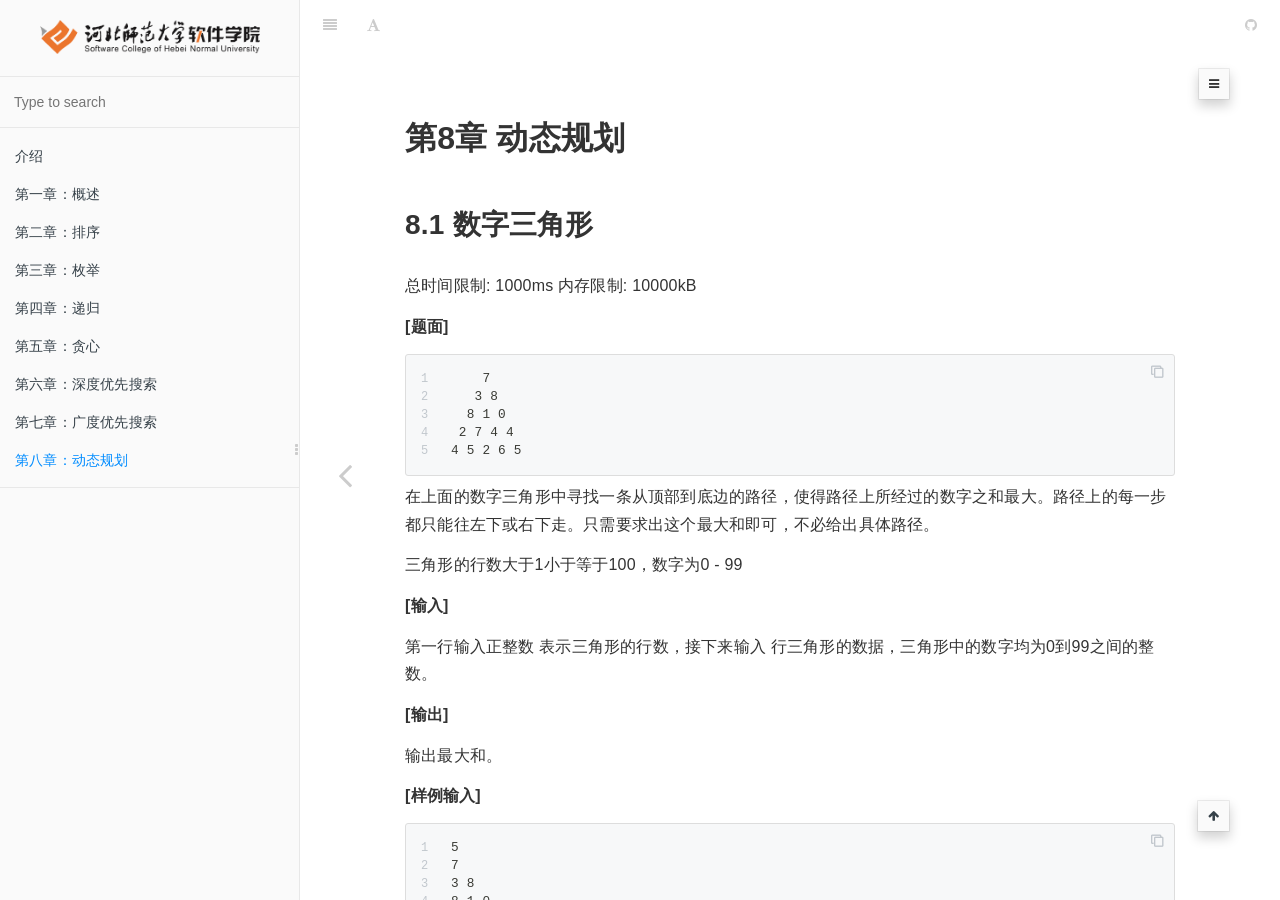
<file: slides/ch08.html>
<!DOCTYPE HTML>
<html lang="zh-hans" >
    <head>
        <title>第八章：动态规划 · 算法分析与设计</title>
        <meta charset="UTF-8">
        <meta http-equiv="X-UA-Compatible" content="IE=edge" />
        <meta content="text/html; charset=utf-8" http-equiv="Content-Type">
        <meta name="description" content="">
        <meta name="generator" content="GitBook 3.0.0">
        <meta name="author" content="Eetze">
        
        
    
    <link rel="stylesheet" href="../gitbook/style.css">

    
            
                
                <link rel="stylesheet" href="../gitbook/gitbook-plugin-folding-chapters/folding-chapters.css">
                
            
                
                <link rel="stylesheet" href="../gitbook/gitbook-plugin-prism/prism-ghcolors.css">
                
            
                
                <link rel="stylesheet" href="../gitbook/gitbook-plugin-splitter/splitter.css">
                
            
                
                <link rel="stylesheet" href="../gitbook/gitbook-plugin-search-plus/search.css">
                
            
                
                <link rel="stylesheet" href="../gitbook/gitbook-plugin-anchor-navigation-ex/style/plugin.css">
                
            
                
                <link rel="stylesheet" href="../gitbook/gitbook-plugin-fancybox/jquery.fancybox.css">
                
            
                
                <link rel="stylesheet" href="../gitbook/gitbook-plugin-fancybox/jquery.fancybox-buttons.css">
                
            
                
                <link rel="stylesheet" href="../gitbook/gitbook-plugin-insert-logo-link-style/plugin.css">
                
            
                
                <link rel="stylesheet" href="../gitbook/gitbook-plugin-tbfed-pagefooter/footer.css">
                
            
                
                <link rel="stylesheet" href="../gitbook/gitbook-plugin-code/plugin.css">
                
            
                
                <link rel="stylesheet" href="../gitbook/gitbook-plugin-click-reveal/click_reveal.css">
                
            
                
                <link rel="stylesheet" href="../gitbook/gitbook-plugin-accordion/accordion.css">
                
            
                
                <link rel="stylesheet" href="../gitbook/gitbook-plugin-fontsettings/website.css">
                
            
        

    

    
        
        <link rel="stylesheet" href="../styles/website.css">
        
    

        
    
    
    
    <meta name="HandheldFriendly" content="true"/>
    <meta name="viewport" content="width=device-width, initial-scale=1, user-scalable=no">
    <meta name="apple-mobile-web-app-capable" content="yes">
    <meta name="apple-mobile-web-app-status-bar-style" content="black">
    <link rel="apple-touch-icon-precomposed" sizes="152x152" href="../gitbook/images/apple-touch-icon-precomposed-152.png">
    <link rel="shortcut icon" href="../gitbook/images/favicon.ico" type="image/x-icon">

    
    
    <link rel="prev" href="ch07.html" />
    

    
        <link rel="shortcut icon" href='../images/favicon.ico' type="image/x-icon">
    
    
        <link rel="bookmark" href='../images/favicon.ico' type="image/x-icon">
    
    
        <link rel="apple-touch-icon" href='../images/apple-touch-icon.png'>
    
    
        
        <link rel="apple-touch-icon" sizes="120x120" href="../images/apple-touch-icon-120x120.png">
        
        <link rel="apple-touch-icon" sizes="180x180" href="../images/apple-touch-icon-180x180.png">
        
    

    </head>
    <body>
        
<div class="book">
    <div class="book-summary">
        
            
<div id="book-search-input" role="search">
    <input type="text" placeholder="Type to search" />
</div>

            
                <nav role="navigation">
                


<ul class="summary">
    
    

    

    
        
        
    
        <li class="chapter " data-level="1" data-path="../">
            
                <a href="../">
            
                    
                    介绍
            
                </a>
            

            
        </li>
    
        <li class="chapter " data-level="2" data-path="ch01.html">
            
                <a href="ch01.html">
            
                    
                    第一章：概述
            
                </a>
            

            
        </li>
    
        <li class="chapter " data-level="3" data-path="ch02.html">
            
                <a href="ch02.html">
            
                    
                    第二章：排序
            
                </a>
            

            
        </li>
    
        <li class="chapter " data-level="4" data-path="ch03.html">
            
                <a href="ch03.html">
            
                    
                    第三章：枚举
            
                </a>
            

            
        </li>
    
        <li class="chapter " data-level="5" data-path="ch04.html">
            
                <a href="ch04.html">
            
                    
                    第四章：递归
            
                </a>
            

            
        </li>
    
        <li class="chapter " data-level="6" data-path="ch05.html">
            
                <a href="ch05.html">
            
                    
                    第五章：贪心
            
                </a>
            

            
        </li>
    
        <li class="chapter " data-level="7" data-path="ch06.html">
            
                <a href="ch06.html">
            
                    
                    第六章：深度优先搜索
            
                </a>
            

            
        </li>
    
        <li class="chapter " data-level="8" data-path="ch07.html">
            
                <a href="ch07.html">
            
                    
                    第七章：广度优先搜索
            
                </a>
            

            
        </li>
    
        <li class="chapter active" data-level="9" data-path="ch08.html">
            
                <a href="ch08.html">
            
                    
                    第八章：动态规划
            
                </a>
            

            
        </li>
    

    

    <li class="divider"></li>

    <li>
        <a href="https://www.gitbook.com" target="blank" class="gitbook-link">
            Published with GitBook
        </a>
    </li>
</ul>


                </nav>
            
        
    </div>

    <div class="book-body">
        
            <div class="body-inner">
                
                    

<div class="book-header" role="navigation">
    

    <!-- Title -->
    <h1>
        <i class="fa fa-circle-o-notch fa-spin"></i>
        <a href=".." >第八章：动态规划</a>
    </h1>
</div>




                    <div class="page-wrapper" tabindex="-1" role="main">
                        <div class="page-inner">
                            
<div class="search-plus" id="book-search-results">
    <div class="search-noresults">
    
                                <section class="normal markdown-section">
                                
                                <div id="anchor-navigation-ex-navbar"><i class="fa fa-navicon"></i><ul><li><span class="title-icon "></span><a href="#&#x7B2C;8&#x7AE0;-&#x52A8;&#x6001;&#x89C4;&#x5212;"><b></b>&#x7B2C;8&#x7AE0; &#x52A8;&#x6001;&#x89C4;&#x5212;</a></li><ul><li><span class="title-icon "></span><a href="#81-&#x6570;&#x5B57;&#x4E09;&#x89D2;&#x5F62;"><b></b>8.1 &#x6570;&#x5B57;&#x4E09;&#x89D2;&#x5F62;</a></li><li><span class="title-icon "></span><a href="#82-&#x6700;&#x957F;&#x4E0A;&#x5347;&#x5B50;&#x5E8F;&#x5217;"><b></b>8.2 &#x6700;&#x957F;&#x4E0A;&#x5347;&#x5B50;&#x5E8F;&#x5217;</a></li><li><span class="title-icon "></span><a href="#83-&#x6700;&#x5927;&#x516C;&#x5171;&#x5B50;&#x5E8F;&#x5217;"><b></b>8.3 &#x6700;&#x5927;&#x516C;&#x5171;&#x5B50;&#x5E8F;&#x5217;</a></li><li><span class="title-icon "></span><a href="#84-&#x6700;&#x4F73;&#x52A0;&#x6CD5;&#x8868;&#x8FBE;&#x5F0F;"><b></b>8.4 &#x6700;&#x4F73;&#x52A0;&#x6CD5;&#x8868;&#x8FBE;&#x5F0F;</a></li><li><span class="title-icon "></span><a href="#85-help-jimmy"><b></b>8.5 Help Jimmy</a></li></ul></ul></div><a href="#&#x7B2C;8&#x7AE0;-&#x52A8;&#x6001;&#x89C4;&#x5212;" id="anchorNavigationExGoTop"><i class="fa fa-arrow-up"></i></a><h1 id="&#x7B2C;8&#x7AE0;-&#x52A8;&#x6001;&#x89C4;&#x5212;"><a name="&#x7B2C;8&#x7AE0;-&#x52A8;&#x6001;&#x89C4;&#x5212;" class="anchor-navigation-ex-anchor" href="#&#x7B2C;8&#x7AE0;-&#x52A8;&#x6001;&#x89C4;&#x5212;"><i class="fa fa-link" aria-hidden="true"></i></a>&#x7B2C;8&#x7AE0; &#x52A8;&#x6001;&#x89C4;&#x5212;</h1>
<h2 id="81-&#x6570;&#x5B57;&#x4E09;&#x89D2;&#x5F62;"><a name="81-&#x6570;&#x5B57;&#x4E09;&#x89D2;&#x5F62;" class="anchor-navigation-ex-anchor" href="#81-&#x6570;&#x5B57;&#x4E09;&#x89D2;&#x5F62;"><i class="fa fa-link" aria-hidden="true"></i></a>8.1 &#x6570;&#x5B57;&#x4E09;&#x89D2;&#x5F62;</h2>
<p>&#x603B;&#x65F6;&#x95F4;&#x9650;&#x5236;: 1000ms &#x5185;&#x5B58;&#x9650;&#x5236;: 10000kB</p>
<p><strong>[&#x9898;&#x9762;]</strong></p>
<pre class="language-"><code>    7
   3 8
  8 1 0
 2 7 4 4
4 5 2 6 5
</code></pre><p>&#x5728;&#x4E0A;&#x9762;&#x7684;&#x6570;&#x5B57;&#x4E09;&#x89D2;&#x5F62;&#x4E2D;&#x5BFB;&#x627E;&#x4E00;&#x6761;&#x4ECE;&#x9876;&#x90E8;&#x5230;&#x5E95;&#x8FB9;&#x7684;&#x8DEF;&#x5F84;&#xFF0C;&#x4F7F;&#x5F97;&#x8DEF;&#x5F84;&#x4E0A;&#x6240;&#x7ECF;&#x8FC7;&#x7684;&#x6570;&#x5B57;&#x4E4B;&#x548C;&#x6700;&#x5927;&#x3002;&#x8DEF;&#x5F84;&#x4E0A;&#x7684;&#x6BCF;&#x4E00;&#x6B65;&#x90FD;&#x53EA;&#x80FD;&#x5F80;&#x5DE6;&#x4E0B;&#x6216;&#x53F3;&#x4E0B;&#x8D70;&#x3002;&#x53EA;&#x9700;&#x8981;&#x6C42;&#x51FA;&#x8FD9;&#x4E2A;&#x6700;&#x5927;&#x548C;&#x5373;&#x53EF;&#xFF0C;&#x4E0D;&#x5FC5;&#x7ED9;&#x51FA;&#x5177;&#x4F53;&#x8DEF;&#x5F84;&#x3002;</p>
<p>&#x4E09;&#x89D2;&#x5F62;&#x7684;&#x884C;&#x6570;&#x5927;&#x4E8E;1&#x5C0F;&#x4E8E;&#x7B49;&#x4E8E;100&#xFF0C;&#x6570;&#x5B57;&#x4E3A;0 - 99</p>
<p><strong>[&#x8F93;&#x5165;]</strong></p>
<p>&#x7B2C;&#x4E00;&#x884C;&#x8F93;&#x5165;&#x6B63;&#x6574;&#x6570; <script type="math/tex; ">N (1 < N \leq 100)</script> &#x8868;&#x793A;&#x4E09;&#x89D2;&#x5F62;&#x7684;&#x884C;&#x6570;&#xFF0C;&#x63A5;&#x4E0B;&#x6765;&#x8F93;&#x5165; <script type="math/tex; ">N</script> &#x884C;&#x4E09;&#x89D2;&#x5F62;&#x7684;&#x6570;&#x636E;&#xFF0C;&#x4E09;&#x89D2;&#x5F62;&#x4E2D;&#x7684;&#x6570;&#x5B57;&#x5747;&#x4E3A;0&#x5230;99&#x4E4B;&#x95F4;&#x7684;&#x6574;&#x6570;&#x3002;</p>
<p><strong>[&#x8F93;&#x51FA;]</strong></p>
<p>&#x8F93;&#x51FA;&#x6700;&#x5927;&#x548C;&#x3002;</p>
<p><strong>[&#x6837;&#x4F8B;&#x8F93;&#x5165;]</strong></p>
<pre class="language-"><code>5
7
3 8
8 1 0 
2 7 4 4
4 5 2 6 5
</code></pre><p><strong>[&#x6837;&#x4F8B;&#x8F93;&#x51FA;]</strong></p>
<pre class="language-"><code>30
</code></pre><p><strong>[&#x601D;&#x8DEF;]</strong></p>
<p>&#x4F7F;&#x7528;&#x4E8C;&#x7EF4;&#x6570;&#x7EC4; arr &#x4FDD;&#x5B58;&#x6570;&#x5B57;&#x4E09;&#x89D2;&#x5F62;&#x3002;</p>
<ul>
<li>arr[i, j] &#xFF1A;&#x8868;&#x793A;&#x7B2C;i&#x884C;&#x7B2C;j&#x4E2A;&#x6570;&#x5B57;&#xFF0C;&#x7B2C;&#x4E00;&#x5C42;&#x7B2C;&#x4E00;&#x4E2A;&#x6570;&#x5B57;&#x4E3A; arr[0, 0]&#x3002;</li>
<li>max_sum(i, j) &#xFF1A;&#x8868;&#x793A;&#x4ECE; arr[i, j] &#x5230;&#x5E95;&#x8FB9;&#x5404;&#x6761;&#x8DEF;&#x5F84;&#x4E2D;&#x6700;&#x5927;&#x6570;&#x5B57;&#x548C;&#x3002;</li>
</ul>
<p>&#x6574;&#x4E2A;&#x95EE;&#x9898;&#x7684;&#x89E3;&#x53D8;&#x4E3A;&#x6C42; max_sum(0, 0)&#x3002;</p>
<p>&#x4ECE; arr[i, j] &#x51FA;&#x53D1;&#xFF0C;&#x4E0B;&#x4E00;&#x6B65;&#x53EA;&#x80FD;&#x8D70; arr[i+1, j] &#x6216; arr[i+1, j+1]&#xFF0C;&#x6545;&#x4E0D;&#x96BE;&#x5F97;&#x5230;&#x5982;&#x4E0B;&#x9012;&#x5F52;&#x5199;&#x6CD5;&#xFF1A;</p>
<pre class="language-"><code class="lang-cpp"><span class="token keyword">if</span><span class="token punctuation">(</span>i <span class="token operator">==</span> N<span class="token operator">-</span><span class="token number">1</span><span class="token punctuation">)</span>
    <span class="token function">max_sum</span><span class="token punctuation">(</span>i<span class="token punctuation">,</span>j<span class="token punctuation">)</span> <span class="token operator">=</span> arr<span class="token punctuation">[</span>i<span class="token punctuation">,</span>j<span class="token punctuation">]</span>
<span class="token keyword">else</span>
    <span class="token function">max_sum</span><span class="token punctuation">(</span>i<span class="token punctuation">,</span>j<span class="token punctuation">)</span> <span class="token operator">=</span> <span class="token function">max</span><span class="token punctuation">(</span> <span class="token function">max_sum</span><span class="token punctuation">(</span>i<span class="token operator">+</span><span class="token number">1</span><span class="token punctuation">,</span>j<span class="token punctuation">)</span><span class="token punctuation">,</span> <span class="token function">max_sum</span><span class="token punctuation">(</span>r<span class="token operator">+</span>i<span class="token punctuation">,</span>j<span class="token operator">+</span><span class="token number">1</span><span class="token punctuation">)</span> <span class="token punctuation">)</span> <span class="token operator">+</span> arr<span class="token punctuation">[</span>i<span class="token punctuation">,</span>j<span class="token punctuation">]</span>
</code></pre>
<p>&#x4F46;&#x662F;&#x4E0A;&#x9762;&#x9012;&#x5F52;&#x7684;&#x65B9;&#x6CD5;&#x4F1A;&#x51FA;&#x73B0;&#x8BA1;&#x7B97;&#x8D85;&#x65F6;&#x7684;&#x60C5;&#x51B5;&#xFF0C;&#x5982;&#x6837;&#x4F8B;&#x7684;&#x6570;&#x5B57;&#x4E09;&#x89D2;&#x5F62;&#xFF08;&#x62EC;&#x53F7;&#x4E2D;&#x4E3A;&#x8BA1;&#x7B97;&#x6B21;&#x6570;&#xFF09;,&#x6574;&#x4E2A;&#x8BA1;&#x7B97;&#x8FC7;&#x7A0B;&#x4E2D;&#x4F1A;&#x51FA;&#x73B0;&#x5927;&#x91CF;&#x7684;&#x91CD;&#x590D;&#x8BA1;&#x7B97;&#xFF0C;&#x65F6;&#x95F4;&#x590D;&#x6742;&#x5EA6;&#x4E3A; <script type="math/tex; ">O(2^n)</script> &#xFF0C;&#x5F53;N=100&#x65F6;&#xFF0C;&#x8BA1;&#x7B97;&#x80AF;&#x5B9A;&#x4F1A;&#x8D85;&#x65F6;&#x3002;</p>
<pre class="language-"><code>        7(1)
      3(1) 8(1)
    8(1) 1(2) 0(1)
  2(1) 7(3) 4(3) 4(1)
4(1) 5(4) 2(6) 6(4) 5(1)
</code></pre><p>&#x4E3A;&#x89E3;&#x51B3;&#x4E0A;&#x8FF0;&#x91CD;&#x590D;&#x8BA1;&#x7B97;&#x7684;&#x95EE;&#x9898;&#xFF0C;&#x53EF;&#x4EE5;&#x4F7F;&#x7528;&#x8BB0;&#x5FC6;&#x578B;&#x7684;&#x9012;&#x5F52;&#xFF0C;&#x6BCF;&#x6B21; max_sum(i, j) &#x5F97;&#x5230;&#x4E00;&#x4E2A;&#x503C;&#x65F6;&#xFF0C;&#x4F7F;&#x7528;max_sum_arr[i][k] &#x8BB0;&#x5F55;&#x4E0B;&#x6765;&#xFF0C;&#x4E0B;&#x6B21;&#x7528;&#x5230;&#x5176;&#x503C;&#x65F6;&#x76F4;&#x63A5;&#x4F7F;&#x7528;&#x5373;&#x53EF;&#xFF0C;&#x514D;&#x53BB;&#x91CD;&#x590D;&#x8BA1;&#x7B97;&#x3002;&#x90A3;&#x4E48;&#x6574;&#x4E2A;&#x7B97;&#x6CD5;&#x65F6;&#x95F4;&#x590D;&#x6742;&#x5EA6;&#x53D8;&#x4E3A; <script type="math/tex; ">O(n^2)</script> &#xFF0C;&#x56E0;&#x4E3A;&#x6570;&#x5B57;&#x4E09;&#x89D2;&#x5F62;&#x6570;&#x5B57;&#x603B;&#x6570;&#x4E3A; N(N+1)/2 &#x3002;</p>
<p>&#x5206;&#x6790;&#x9012;&#x5F52;&#x6267;&#x884C;&#x8FC7;&#x7A0B;&#xFF0C;&#x53EF;&#x4EE5;&#x5C06;&#x9012;&#x5F52;&#x6539;&#x4E3A;&#x9012;&#x63A8;&#x5F62;&#x5F0F;&#xFF0C;&#x9012;&#x63A8;&#x8FC7;&#x7A0B;&#x4E3A;&#x4ECE;&#x5E95;&#x5C42;&#x5230;&#x9876;&#x5C42;&#xFF0C;&#x5982;&#x4E0B;&#xFF08;&#x62EC;&#x53F7;&#x5185;&#x503C;&#x4E3A;&#x4ECE;&#x5F53;&#x524D;&#x4F4D;&#x7F6E;&#x5230;&#x8FBE;&#x5E95;&#x5C42;&#x7684;&#x6700;&#x5927;&#x548C;&#xFF09;&#xFF1A;</p>
<pre class="language-"><code>         7(30)
      3(23)  8(21)
    8(20) 1(13) 0(10)
  2(7) 7(12) 4(10) 4(10)
4(4) 5(5)  2(2)  6(6)  5(5)
</code></pre><p><strong>[&#x53C2;&#x8003;&#x4EE3;&#x7801;]</strong></p>
<ul>
<li>&#x666E;&#x901A;&#x9012;&#x5F52;&#x4EE3;&#x7801;&#xFF08;&#x8FD0;&#x884C;&#x8D85;&#x65F6;&#xFF09;</li>
</ul>
<pre class="language-"><code class="lang-cpp"><span class="token macro property">#<span class="token directive keyword">include</span> <span class="token string">&lt;iostream&gt;</span></span>
<span class="token macro property">#<span class="token directive keyword">include</span> <span class="token string">&lt;algorithm&gt;</span></span>
<span class="token keyword">using</span> <span class="token keyword">namespace</span> std<span class="token punctuation">;</span>
<span class="token keyword">int</span> N<span class="token punctuation">,</span> arr<span class="token punctuation">[</span><span class="token number">110</span><span class="token punctuation">]</span><span class="token punctuation">[</span><span class="token number">110</span><span class="token punctuation">]</span><span class="token punctuation">;</span>

<span class="token keyword">int</span> <span class="token function">max_sum</span><span class="token punctuation">(</span><span class="token keyword">int</span> i<span class="token punctuation">,</span> <span class="token keyword">int</span> j<span class="token punctuation">)</span> <span class="token punctuation">{</span>
    <span class="token keyword">if</span><span class="token punctuation">(</span>i <span class="token operator">==</span> N<span class="token operator">-</span><span class="token number">1</span><span class="token punctuation">)</span>
        <span class="token keyword">return</span> arr<span class="token punctuation">[</span>i<span class="token punctuation">]</span><span class="token punctuation">[</span>j<span class="token punctuation">]</span><span class="token punctuation">;</span>
    <span class="token keyword">else</span>
        <span class="token keyword">return</span> <span class="token function">max</span><span class="token punctuation">(</span> <span class="token function">max_sum</span><span class="token punctuation">(</span>i<span class="token operator">+</span><span class="token number">1</span><span class="token punctuation">,</span> j<span class="token punctuation">)</span><span class="token punctuation">,</span> <span class="token function">max_sum</span><span class="token punctuation">(</span>i<span class="token operator">+</span><span class="token number">1</span><span class="token punctuation">,</span> j<span class="token operator">+</span><span class="token number">1</span><span class="token punctuation">)</span> <span class="token punctuation">)</span> <span class="token operator">+</span> arr<span class="token punctuation">[</span>i<span class="token punctuation">]</span><span class="token punctuation">[</span>j<span class="token punctuation">]</span><span class="token punctuation">;</span>
<span class="token punctuation">}</span>

<span class="token keyword">int</span> <span class="token function">main</span><span class="token punctuation">(</span><span class="token keyword">void</span><span class="token punctuation">)</span> <span class="token punctuation">{</span>
    cin <span class="token operator">&gt;&gt;</span> N<span class="token punctuation">;</span>
    <span class="token keyword">for</span><span class="token punctuation">(</span><span class="token keyword">int</span> i<span class="token operator">=</span><span class="token number">0</span><span class="token punctuation">;</span> i<span class="token operator">&lt;</span>N<span class="token punctuation">;</span> <span class="token operator">++</span>i<span class="token punctuation">)</span>
        <span class="token keyword">for</span><span class="token punctuation">(</span><span class="token keyword">int</span> j<span class="token operator">=</span><span class="token number">0</span><span class="token punctuation">;</span> j<span class="token operator">&lt;=</span>i<span class="token punctuation">;</span> <span class="token operator">++</span>j<span class="token punctuation">)</span>
            cin <span class="token operator">&gt;&gt;</span> arr<span class="token punctuation">[</span>i<span class="token punctuation">]</span><span class="token punctuation">[</span>j<span class="token punctuation">]</span><span class="token punctuation">;</span>
    cout <span class="token operator">&lt;&lt;</span> <span class="token function">max_sum</span><span class="token punctuation">(</span><span class="token number">0</span><span class="token punctuation">,</span> <span class="token number">0</span><span class="token punctuation">)</span> <span class="token operator">&lt;&lt;</span> endl<span class="token punctuation">;</span>
    <span class="token keyword">return</span> <span class="token number">0</span><span class="token punctuation">;</span>
<span class="token punctuation">}</span>
</code></pre>
<ul>
<li>&#x8BB0;&#x5FC6;&#x578B;&#x9012;&#x5F52;&#x4EE3;&#x7801;</li>
</ul>
<pre class="language-"><code class="lang-cpp"><span class="token macro property">#<span class="token directive keyword">include</span> <span class="token string">&lt;iostream&gt;</span></span>
<span class="token macro property">#<span class="token directive keyword">include</span> <span class="token string">&lt;algorithm&gt;</span></span>
<span class="token macro property">#<span class="token directive keyword">include</span> <span class="token string">&lt;string.h&gt;</span></span>
<span class="token keyword">using</span> <span class="token keyword">namespace</span> std<span class="token punctuation">;</span>

<span class="token keyword">int</span> N<span class="token punctuation">,</span> arr<span class="token punctuation">[</span><span class="token number">110</span><span class="token punctuation">]</span><span class="token punctuation">[</span><span class="token number">110</span><span class="token punctuation">]</span><span class="token punctuation">;</span>
<span class="token keyword">int</span> max_sum_arr<span class="token punctuation">[</span><span class="token number">110</span><span class="token punctuation">]</span><span class="token punctuation">[</span><span class="token number">110</span><span class="token punctuation">]</span><span class="token punctuation">;</span>

<span class="token keyword">int</span> <span class="token function">max_sum</span><span class="token punctuation">(</span><span class="token keyword">int</span> i<span class="token punctuation">,</span> <span class="token keyword">int</span> j<span class="token punctuation">)</span> <span class="token punctuation">{</span>
    <span class="token keyword">if</span><span class="token punctuation">(</span>i <span class="token operator">==</span> N<span class="token operator">-</span><span class="token number">1</span><span class="token punctuation">)</span>
        <span class="token keyword">return</span> arr<span class="token punctuation">[</span>i<span class="token punctuation">]</span><span class="token punctuation">[</span>j<span class="token punctuation">]</span><span class="token punctuation">;</span>
    <span class="token keyword">else</span> <span class="token punctuation">{</span>
        <span class="token keyword">int</span> max1<span class="token punctuation">,</span> max2<span class="token punctuation">;</span>
        <span class="token keyword">if</span><span class="token punctuation">(</span>max_sum_arr<span class="token punctuation">[</span>i<span class="token operator">+</span><span class="token number">1</span><span class="token punctuation">]</span><span class="token punctuation">[</span>j<span class="token punctuation">]</span> <span class="token operator">!=</span> <span class="token operator">-</span><span class="token number">1</span><span class="token punctuation">)</span>
            max1 <span class="token operator">=</span> max_sum_arr<span class="token punctuation">[</span>i<span class="token operator">+</span><span class="token number">1</span><span class="token punctuation">]</span><span class="token punctuation">[</span>j<span class="token punctuation">]</span><span class="token punctuation">;</span>
        <span class="token keyword">else</span> 
            max1 <span class="token operator">=</span> <span class="token function">max_sum</span><span class="token punctuation">(</span>i<span class="token operator">+</span><span class="token number">1</span><span class="token punctuation">,</span> j<span class="token punctuation">)</span><span class="token punctuation">;</span>

        <span class="token keyword">if</span><span class="token punctuation">(</span>max_sum_arr<span class="token punctuation">[</span>i<span class="token operator">+</span><span class="token number">1</span><span class="token punctuation">]</span><span class="token punctuation">[</span>j<span class="token operator">+</span><span class="token number">1</span><span class="token punctuation">]</span> <span class="token operator">!=</span> <span class="token operator">-</span><span class="token number">1</span><span class="token punctuation">)</span>
            max2 <span class="token operator">=</span> max_sum_arr<span class="token punctuation">[</span>i<span class="token operator">+</span><span class="token number">1</span><span class="token punctuation">]</span><span class="token punctuation">[</span>j<span class="token operator">+</span><span class="token number">1</span><span class="token punctuation">]</span><span class="token punctuation">;</span>
        <span class="token keyword">else</span>
            max2 <span class="token operator">=</span> <span class="token function">max_sum</span><span class="token punctuation">(</span>i<span class="token operator">+</span><span class="token number">1</span><span class="token punctuation">,</span> j<span class="token operator">+</span><span class="token number">1</span><span class="token punctuation">)</span><span class="token punctuation">;</span>

        max_sum_arr<span class="token punctuation">[</span>i<span class="token punctuation">]</span><span class="token punctuation">[</span>j<span class="token punctuation">]</span> <span class="token operator">=</span> <span class="token function">max</span><span class="token punctuation">(</span>max1<span class="token punctuation">,</span> max2<span class="token punctuation">)</span> <span class="token operator">+</span> arr<span class="token punctuation">[</span>i<span class="token punctuation">]</span><span class="token punctuation">[</span>j<span class="token punctuation">]</span><span class="token punctuation">;</span>
        <span class="token keyword">return</span> max_sum_arr<span class="token punctuation">[</span>i<span class="token punctuation">]</span><span class="token punctuation">[</span>j<span class="token punctuation">]</span><span class="token punctuation">;</span>
    <span class="token punctuation">}</span>
<span class="token punctuation">}</span>

<span class="token keyword">int</span> <span class="token function">main</span><span class="token punctuation">(</span><span class="token keyword">void</span><span class="token punctuation">)</span> <span class="token punctuation">{</span>
    <span class="token function">memset</span><span class="token punctuation">(</span>max_sum_arr<span class="token punctuation">,</span> <span class="token operator">-</span><span class="token number">1</span><span class="token punctuation">,</span> <span class="token keyword">sizeof</span><span class="token punctuation">(</span>max_sum_arr<span class="token punctuation">)</span><span class="token punctuation">)</span><span class="token punctuation">;</span>
    cin <span class="token operator">&gt;&gt;</span> N<span class="token punctuation">;</span>
    <span class="token keyword">for</span><span class="token punctuation">(</span><span class="token keyword">int</span> i<span class="token operator">=</span><span class="token number">0</span><span class="token punctuation">;</span> i<span class="token operator">&lt;</span>N<span class="token punctuation">;</span> <span class="token operator">++</span>i<span class="token punctuation">)</span>
        <span class="token keyword">for</span><span class="token punctuation">(</span><span class="token keyword">int</span> j<span class="token operator">=</span><span class="token number">0</span><span class="token punctuation">;</span> j<span class="token operator">&lt;=</span>i<span class="token punctuation">;</span> <span class="token operator">++</span>j<span class="token punctuation">)</span>
            cin <span class="token operator">&gt;&gt;</span> arr<span class="token punctuation">[</span>i<span class="token punctuation">]</span><span class="token punctuation">[</span>j<span class="token punctuation">]</span><span class="token punctuation">;</span>
    cout <span class="token operator">&lt;&lt;</span> <span class="token function">max_sum</span><span class="token punctuation">(</span><span class="token number">0</span><span class="token punctuation">,</span> <span class="token number">0</span><span class="token punctuation">)</span> <span class="token operator">&lt;&lt;</span> endl<span class="token punctuation">;</span>
    <span class="token keyword">return</span> <span class="token number">0</span><span class="token punctuation">;</span>
<span class="token punctuation">}</span>
</code></pre>
<ul>
<li>&#x4ECE;&#x5E95;&#x5C42;&#x5F80;&#x9876;&#x5C42;&#x9012;&#x63A8;&#x7684;&#x4EE3;&#x7801;</li>
</ul>
<pre class="language-"><code class="lang-cpp"><span class="token macro property">#<span class="token directive keyword">include</span> <span class="token string">&lt;iostream&gt;</span></span>
<span class="token macro property">#<span class="token directive keyword">include</span> <span class="token string">&lt;algorithm&gt;</span></span>
<span class="token keyword">using</span> <span class="token keyword">namespace</span> std<span class="token punctuation">;</span>

<span class="token keyword">int</span> N<span class="token punctuation">,</span> arr<span class="token punctuation">[</span><span class="token number">110</span><span class="token punctuation">]</span><span class="token punctuation">[</span><span class="token number">110</span><span class="token punctuation">]</span><span class="token punctuation">;</span>

<span class="token keyword">int</span> <span class="token function">main</span><span class="token punctuation">(</span><span class="token keyword">void</span><span class="token punctuation">)</span> <span class="token punctuation">{</span>
    cin <span class="token operator">&gt;&gt;</span> N<span class="token punctuation">;</span>
    <span class="token keyword">for</span><span class="token punctuation">(</span><span class="token keyword">int</span> i<span class="token operator">=</span><span class="token number">0</span><span class="token punctuation">;</span> i<span class="token operator">&lt;</span>N<span class="token punctuation">;</span> <span class="token operator">++</span>i<span class="token punctuation">)</span>
        <span class="token keyword">for</span><span class="token punctuation">(</span><span class="token keyword">int</span> j<span class="token operator">=</span><span class="token number">0</span><span class="token punctuation">;</span> j<span class="token operator">&lt;=</span>i<span class="token punctuation">;</span> <span class="token operator">++</span>j<span class="token punctuation">)</span>
            cin <span class="token operator">&gt;&gt;</span> arr<span class="token punctuation">[</span>i<span class="token punctuation">]</span><span class="token punctuation">[</span>j<span class="token punctuation">]</span><span class="token punctuation">;</span>

    <span class="token keyword">for</span><span class="token punctuation">(</span><span class="token keyword">int</span> i<span class="token operator">=</span>N<span class="token operator">-</span><span class="token number">2</span><span class="token punctuation">;</span> i<span class="token operator">&gt;=</span><span class="token number">0</span><span class="token punctuation">;</span> <span class="token operator">--</span>i<span class="token punctuation">)</span>
        <span class="token keyword">for</span><span class="token punctuation">(</span><span class="token keyword">int</span> j<span class="token operator">=</span><span class="token number">0</span><span class="token punctuation">;</span> j<span class="token operator">&lt;=</span>i<span class="token punctuation">;</span> <span class="token operator">++</span>j<span class="token punctuation">)</span>
            arr<span class="token punctuation">[</span>i<span class="token punctuation">]</span><span class="token punctuation">[</span>j<span class="token punctuation">]</span> <span class="token operator">+=</span> <span class="token function">max</span><span class="token punctuation">(</span> arr<span class="token punctuation">[</span>i<span class="token operator">+</span><span class="token number">1</span><span class="token punctuation">]</span><span class="token punctuation">[</span>j<span class="token punctuation">]</span><span class="token punctuation">,</span> arr<span class="token punctuation">[</span>i<span class="token operator">+</span><span class="token number">1</span><span class="token punctuation">]</span><span class="token punctuation">[</span>j<span class="token operator">+</span><span class="token number">1</span><span class="token punctuation">]</span> <span class="token punctuation">)</span><span class="token punctuation">;</span>

    cout <span class="token operator">&lt;&lt;</span> arr<span class="token punctuation">[</span><span class="token number">0</span><span class="token punctuation">]</span><span class="token punctuation">[</span><span class="token number">0</span><span class="token punctuation">]</span> <span class="token operator">&lt;&lt;</span> endl<span class="token punctuation">;</span>

    <span class="token keyword">return</span> <span class="token number">0</span><span class="token punctuation">;</span>
<span class="token punctuation">}</span>
</code></pre>
<ul>
<li>&#x4F7F;&#x7528;&#x6EDA;&#x52A8;&#x6570;&#x7EC4;&#x4ECE;&#x9876;&#x5C42;&#x5F80;&#x5E95;&#x5C42;&#x9012;&#x63A8;&#x7684;&#x4EE3;&#x7801;</li>
</ul>
<pre class="language-"><code class="lang-cpp"><span class="token macro property">#<span class="token directive keyword">include</span> <span class="token string">&lt;iostream&gt;</span></span>
<span class="token macro property">#<span class="token directive keyword">include</span> <span class="token string">&lt;algorithm&gt;</span></span>
<span class="token macro property">#<span class="token directive keyword">include</span> <span class="token string">&lt;climits&gt;</span></span>
<span class="token keyword">using</span> <span class="token keyword">namespace</span> std<span class="token punctuation">;</span>

<span class="token keyword">int</span> N<span class="token punctuation">;</span>
<span class="token keyword">int</span> arr<span class="token punctuation">[</span><span class="token number">2</span><span class="token punctuation">]</span><span class="token punctuation">[</span><span class="token number">110</span><span class="token punctuation">]</span><span class="token punctuation">;</span>

<span class="token keyword">int</span> <span class="token function">main</span><span class="token punctuation">(</span><span class="token keyword">void</span><span class="token punctuation">)</span> <span class="token punctuation">{</span>
    <span class="token keyword">int</span> ans <span class="token operator">=</span> INT_MIN<span class="token punctuation">,</span> num<span class="token punctuation">;</span>
    cin <span class="token operator">&gt;&gt;</span> N<span class="token punctuation">;</span>
    <span class="token keyword">for</span><span class="token punctuation">(</span><span class="token keyword">int</span> i<span class="token operator">=</span><span class="token number">0</span><span class="token punctuation">;</span> i<span class="token operator">&lt;</span>N<span class="token punctuation">;</span> <span class="token operator">++</span>i<span class="token punctuation">)</span> <span class="token punctuation">{</span>
        <span class="token keyword">for</span><span class="token punctuation">(</span><span class="token keyword">int</span> j<span class="token operator">=</span><span class="token number">0</span><span class="token punctuation">;</span> j<span class="token operator">&lt;</span>i<span class="token operator">+</span><span class="token number">1</span><span class="token punctuation">;</span> <span class="token operator">++</span>j<span class="token punctuation">)</span> <span class="token punctuation">{</span>
            cin <span class="token operator">&gt;&gt;</span> num<span class="token punctuation">;</span>
            arr<span class="token punctuation">[</span>i<span class="token operator">&amp;</span><span class="token number">1</span><span class="token punctuation">]</span><span class="token punctuation">[</span>j<span class="token punctuation">]</span> <span class="token operator">=</span> num<span class="token punctuation">;</span>
            <span class="token keyword">if</span><span class="token punctuation">(</span>j<span class="token operator">&gt;</span><span class="token number">0</span><span class="token punctuation">)</span> arr<span class="token punctuation">[</span>i<span class="token operator">&amp;</span><span class="token number">1</span><span class="token punctuation">]</span><span class="token punctuation">[</span>j<span class="token punctuation">]</span> <span class="token operator">=</span> <span class="token function">max</span><span class="token punctuation">(</span>arr<span class="token punctuation">[</span>i<span class="token operator">-</span><span class="token number">1</span><span class="token operator">&amp;</span><span class="token number">1</span><span class="token punctuation">]</span><span class="token punctuation">[</span>j<span class="token operator">-</span><span class="token number">1</span><span class="token punctuation">]</span> <span class="token operator">+</span> num<span class="token punctuation">,</span> arr<span class="token punctuation">[</span>i<span class="token operator">&amp;</span><span class="token number">1</span><span class="token punctuation">]</span><span class="token punctuation">[</span>j<span class="token punctuation">]</span><span class="token punctuation">)</span><span class="token punctuation">;</span>
            <span class="token keyword">if</span><span class="token punctuation">(</span>j<span class="token operator">&lt;</span>i<span class="token punctuation">)</span> arr<span class="token punctuation">[</span>i<span class="token operator">&amp;</span><span class="token number">1</span><span class="token punctuation">]</span><span class="token punctuation">[</span>j<span class="token punctuation">]</span> <span class="token operator">=</span> <span class="token function">max</span><span class="token punctuation">(</span>arr<span class="token punctuation">[</span>i<span class="token operator">-</span><span class="token number">1</span><span class="token operator">&amp;</span><span class="token number">1</span><span class="token punctuation">]</span><span class="token punctuation">[</span>j<span class="token punctuation">]</span> <span class="token operator">+</span> num<span class="token punctuation">,</span> arr<span class="token punctuation">[</span>i<span class="token operator">&amp;</span><span class="token number">1</span><span class="token punctuation">]</span><span class="token punctuation">[</span>j<span class="token punctuation">]</span><span class="token punctuation">)</span><span class="token punctuation">;</span>
        <span class="token punctuation">}</span>
    <span class="token punctuation">}</span>
    <span class="token keyword">for</span><span class="token punctuation">(</span><span class="token keyword">int</span> i<span class="token operator">=</span><span class="token number">0</span><span class="token punctuation">;</span> i<span class="token operator">&lt;</span>N<span class="token punctuation">;</span> <span class="token operator">++</span>i<span class="token punctuation">)</span> 
        ans <span class="token operator">=</span> <span class="token function">max</span><span class="token punctuation">(</span>ans<span class="token punctuation">,</span> arr<span class="token punctuation">[</span>N<span class="token operator">-</span><span class="token number">1</span><span class="token operator">&amp;</span><span class="token number">1</span><span class="token punctuation">]</span><span class="token punctuation">[</span>i<span class="token punctuation">]</span><span class="token punctuation">)</span><span class="token punctuation">;</span>
    cout <span class="token operator">&lt;&lt;</span> ans <span class="token operator">&lt;&lt;</span> endl<span class="token punctuation">;</span>

    <span class="token keyword">return</span> <span class="token number">0</span><span class="token punctuation">;</span>
<span class="token punctuation">}</span>
</code></pre>
<h2 id="82-&#x6700;&#x957F;&#x4E0A;&#x5347;&#x5B50;&#x5E8F;&#x5217;"><a name="82-&#x6700;&#x957F;&#x4E0A;&#x5347;&#x5B50;&#x5E8F;&#x5217;" class="anchor-navigation-ex-anchor" href="#82-&#x6700;&#x957F;&#x4E0A;&#x5347;&#x5B50;&#x5E8F;&#x5217;"><i class="fa fa-link" aria-hidden="true"></i></a>8.2 &#x6700;&#x957F;&#x4E0A;&#x5347;&#x5B50;&#x5E8F;&#x5217;</h2>
<p>&#x603B;&#x65F6;&#x95F4;&#x9650;&#x5236;: 2000ms &#x5185;&#x5B58;&#x9650;&#x5236;: 65536kB</p>
<p><strong>[&#x9898;&#x9762;]</strong></p>
<p>&#x4E00;&#x4E2A;&#x6570;&#x7684;&#x5E8F;&#x5217; <script type="math/tex; ">b_i</script>&#xFF0C;&#x5F53; <script type="math/tex; ">b_1 < b_2 < ... < b_S</script> &#x7684;&#x65F6;&#x5019;&#xFF0C;&#x6211;&#x4EEC;&#x79F0;&#x8FD9;&#x4E2A;&#x5E8F;&#x5217;&#x662F;&#x4E0A;&#x5347;&#x7684;&#x3002;&#x5BF9;&#x4E8E;&#x7ED9;&#x5B9A;&#x7684;&#x4E00;&#x4E2A;&#x5E8F;&#x5217; <script type="math/tex; ">(a_1, a_2, ..., a_N)</script>&#xFF0C;&#x6211;&#x4EEC;&#x53EF;&#x4EE5;&#x5F97;&#x5230;&#x4E00;&#x4E9B;&#x4E0A;&#x5347;&#x7684;&#x5B50;&#x5E8F;&#x5217; <script type="math/tex; ">(a_{i_1}, a_{i_2}, ..., a_{i_K})</script>&#xFF0C;&#x8FD9;&#x91CC; <script type="math/tex; ">1 \leq i_1 < i_2 < ... < i_K \leq N</script>&#x3002;&#x6BD4;&#x5982;&#xFF0C;&#x5BF9;&#x4E8E;&#x5E8F;&#x5217; <script type="math/tex; ">(1, 7, 3, 5, 9, 4, 8)</script> &#xFF0C;&#x6709;&#x5B83;&#x7684;&#x4E00;&#x4E9B;&#x4E0A;&#x5347;&#x5B50;&#x5E8F;&#x5217;&#xFF0C;&#x5982; <script type="math/tex; ">(1, 7)</script>&#xFF0C;<script type="math/tex; ">(3, 4, 8)</script>&#x7B49;&#x7B49;&#x3002;&#x8FD9;&#x4E9B;&#x5B50;&#x5E8F;&#x5217;&#x4E2D;&#x6700;&#x957F;&#x7684;&#x957F;&#x5EA6;&#x662F;4&#xFF0C;&#x6BD4;&#x5982;&#x5B50;&#x5E8F;&#x5217; <script type="math/tex; ">(1, 3, 5, 8)</script>&#x3002;</p>
<p>&#x4F60;&#x7684;&#x4EFB;&#x52A1;&#x5C31;&#x662F;&#x5BF9;&#x4E8E;&#x7ED9;&#x5B9A;&#x7684;&#x5E8F;&#x5217;&#xFF0C;&#x6C42;&#x51FA;&#x6700;&#x957F;&#x4E0A;&#x5347;&#x5B50;&#x5E8F;&#x5217;&#x7684;&#x957F;&#x5EA6;&#x3002;</p>
<p><strong>[&#x8F93;&#x5165;]</strong></p>
<p>&#x8F93;&#x5165;&#x7684;&#x7B2C;&#x4E00;&#x884C;&#x662F;&#x5E8F;&#x5217;&#x7684;&#x957F;&#x5EA6; <script type="math/tex; ">N (1 \leq N \leq 1000)</script>&#x3002;&#x7B2C;&#x4E8C;&#x884C;&#x7ED9;&#x51FA;&#x5E8F;&#x5217;&#x4E2D;&#x7684; <script type="math/tex; ">N</script> &#x4E2A;&#x6574;&#x6570;&#xFF0C;&#x8FD9;&#x4E9B;&#x6574;&#x6570;&#x7684;&#x53D6;&#x503C;&#x8303;&#x56F4;&#x90FD;&#x5728;0&#x5230;10000&#x3002;</p>
<p><strong>[&#x8F93;&#x51FA;]</strong></p>
<p>&#x6700;&#x957F;&#x4E0A;&#x5347;&#x5B50;&#x5E8F;&#x5217;&#x7684;&#x957F;&#x5EA6;&#x3002;</p>
<p><strong>[&#x6837;&#x4F8B;&#x8F93;&#x5165;]</strong></p>
<pre class="language-"><code>7
1 7 3 5 9 4 8
</code></pre><p><strong>[&#x6837;&#x4F8B;&#x8F93;&#x51FA;]</strong></p>
<pre class="language-"><code>4
</code></pre><p><strong>[&#x601D;&#x8DEF;]</strong></p>
<p>&#x201C;&#x6C42;&#x5E8F;&#x5217;&#x7684;&#x524D;n&#x4E2A;&#x5143;&#x7D20;&#x7684;&#x6700;&#x957F;&#x4E0A;&#x5347;&#x5B50;&#x5E8F;&#x5217;&#x7684;&#x957F;&#x5EA6;&#x201D;&#x662F;&#x4E2A;&#x5B50;&#x95EE;&#x9898;&#xFF0C;&#x4F46;&#x8FD9;&#x6837;&#x5206;&#x89E3;&#x5B50;&#x95EE;&#x9898;&#xFF0C;&#x4E0D;&#x5177;&#x6709;&#x201C;&#x65E0;&#x540E;&#x6548;&#x6027;&#x201D;&#x3002;</p>
<p>&#x5047;&#x8BBE; <script type="math/tex; ">f(n) = x</script>&#xFF0C;&#x4F46;&#x53EF;&#x80FD;&#x6709;&#x591A;&#x4E2A;&#x5E8F;&#x5217;&#x6EE1;&#x8DB3; <script type="math/tex; ">f(n) = x</script>&#x3002;&#x6709;&#x7684;&#x5E8F;&#x5217;&#x7684;&#x6700;&#x540E;&#x4E00;&#x4E2A;&#x5143;&#x7D20;&#x6BD4; <script type="math/tex; ">a_{n+1}</script> &#x5C0F;&#xFF0C;&#x5219;&#x52A0;&#x4E0A; <script type="math/tex; ">a_{n+1}</script> &#x5C31;&#x80FD;&#x5F62;&#x6210;&#x66F4;&#x957F;&#x4E0A;&#x5347;&#x5B50;&#x5E8F;&#x5217;&#xFF1B;&#x6709;&#x7684;&#x5E8F;&#x5217;&#x6700;&#x540E;&#x4E00;&#x4E2A;&#x5143;&#x7D20;&#x4E0D;&#x6BD4; <script type="math/tex; ">a_{n+1}</script> &#x5C0F;&#xFF0C;&#x4EE5;&#x540E;&#x7684;&#x4E8B;&#x60C5;&#x53D7;&#x5982;&#x4F55;&#x8FBE;&#x5230;&#x72B6;&#x6001; <script type="math/tex; ">n</script> &#x7684;&#x5F71;&#x54CD;&#xFF0C;&#x4E0D;&#x7B26;&#x5408;&#x201C;&#x65E0;&#x540E;&#x6548;&#x6027;&#x201D;&#x3002;</p>
<ul>
<li>&#x786E;&#x5B9A;&#x5B50;&#x95EE;&#x9898;</li>
</ul>
<p>&#x201C;&#x6C42;&#x4EE5;<script type="math/tex; ">a_k(k=1, 2, 3…N)</script> &#x4E3A;&#x7EC8;&#x70B9;&#x7684;&#x6700;&#x957F;&#x4E0A;&#x5347;&#x5B50;&#x5E8F;&#x5217;&#x7684;&#x957F;&#x5EA6;&#x201D;&#xFF0C;&#x4E00;&#x4E2A;&#x4E0A;&#x5347;&#x5B50;&#x5E8F;&#x5217;&#x4E2D;&#x6700;&#x53F3;&#x8FB9;&#x7684;&#x90A3;&#x4E2A;&#x6570;&#xFF0C;&#x79F0;&#x4E3A;&#x8BE5;&#x5B50;&#x5E8F;&#x5217;&#x7684;&#x201C;&#x7EC8;&#x70B9;&#x201D;&#x3002;</p>
<p>&#x867D;&#x7136;&#x8FD9;&#x4E2A;&#x5B50;&#x95EE;&#x9898;&#x548C;&#x539F;&#x95EE;&#x9898;&#x5F62;&#x5F0F;&#x4E0A;&#x5E76;&#x4E0D;&#x5B8C;&#x5168;&#x4E00;&#x6837;&#xFF0C;&#x4F46;&#x662F;&#x53EA;&#x8981;&#x8FD9; <script type="math/tex; ">N</script> &#x4E2A;&#x5B50;&#x95EE;&#x9898;&#x90FD;&#x89E3;&#x51B3;&#x4E86;&#xFF0C;&#x90A3;&#x4E48;&#x8FD9; <script type="math/tex; ">N</script> &#x4E2A;&#x5B50;&#x95EE;&#x9898;&#x7684;&#x89E3;&#x4E2D;&#xFF0C;&#x6700;&#x5927;&#x7684;&#x90A3;&#x4E2A;&#x5C31;&#x662F;&#x6574;&#x4E2A;&#x95EE;&#x9898;&#x7684;&#x89E3;&#x3002;</p>
<ul>
<li><p>&#x786E;&#x5B9A;&#x72B6;&#x6001;</p>
<ul>
<li><script type="math/tex; ">f(i)</script> : &#x4EE5;i&#x4F4D;&#x7F6E;&#x4E3A;&#x7EC8;&#x70B9;&#x7684;&#x5B50;&#x5E8F;&#x5217;&#x4E2D;&#xFF0C;&#x6700;&#x957F;&#x4E0A;&#x5347;&#x5B50;&#x5E8F;&#x5217;&#x7684;&#x957F;&#x5EA6;&#x3002;</li>
</ul>
</li>
<li><p>&#x72B6;&#x6001;&#x8F6C;&#x79FB;</p>
<ul>
<li><script type="math/tex; ">f(1) = 1</script></li>
<li><script type="math/tex; ">f(i) = max ( f(j) : 1 \leq j < i \; 且 \; a_j < a_i \; 且 \; k \neq 1) + 1</script>&#xFF0C;&#x5F53;&#x6CA1;&#x6709;&#x6EE1;&#x8DB3;&#x8981;&#x6C42;&#x7684;j&#x5B58;&#x5728;&#x65F6; <script type="math/tex; ">= 1</script>&#x3002;</li>
</ul>
</li>
</ul>
<p><strong>[&#x53C2;&#x8003;&#x4EE3;&#x7801;]</strong></p>
<pre class="language-"><code class="lang-cpp"><span class="token macro property">#<span class="token directive keyword">include</span> <span class="token string">&lt;iostream&gt;</span></span>
<span class="token macro property">#<span class="token directive keyword">include</span> <span class="token string">&lt;algorithm&gt;</span></span>
<span class="token keyword">using</span> <span class="token keyword">namespace</span> std<span class="token punctuation">;</span>

<span class="token keyword">int</span> N<span class="token punctuation">,</span> arr<span class="token punctuation">[</span><span class="token number">1100</span><span class="token punctuation">]</span><span class="token punctuation">,</span> f<span class="token punctuation">[</span><span class="token number">1100</span><span class="token punctuation">]</span><span class="token punctuation">;</span>

<span class="token keyword">int</span> <span class="token function">main</span><span class="token punctuation">(</span><span class="token keyword">void</span><span class="token punctuation">)</span> <span class="token punctuation">{</span>
    cin <span class="token operator">&gt;&gt;</span> N<span class="token punctuation">;</span>
    <span class="token keyword">for</span><span class="token punctuation">(</span><span class="token keyword">int</span> i<span class="token operator">=</span><span class="token number">0</span><span class="token punctuation">;</span> i<span class="token operator">&lt;</span>N<span class="token punctuation">;</span> <span class="token operator">++</span>i<span class="token punctuation">)</span> 
        cin <span class="token operator">&gt;&gt;</span> arr<span class="token punctuation">[</span>i<span class="token punctuation">]</span><span class="token punctuation">;</span>

    f<span class="token punctuation">[</span><span class="token number">0</span><span class="token punctuation">]</span> <span class="token operator">=</span> <span class="token number">1</span><span class="token punctuation">;</span>
    <span class="token keyword">for</span><span class="token punctuation">(</span><span class="token keyword">int</span> i<span class="token operator">=</span><span class="token number">1</span><span class="token punctuation">;</span> i<span class="token operator">&lt;</span>N<span class="token punctuation">;</span> <span class="token operator">++</span>i<span class="token punctuation">)</span> <span class="token punctuation">{</span>
        f<span class="token punctuation">[</span>i<span class="token punctuation">]</span> <span class="token operator">=</span> <span class="token number">1</span><span class="token punctuation">;</span>
        <span class="token keyword">for</span><span class="token punctuation">(</span><span class="token keyword">int</span> j<span class="token operator">=</span><span class="token number">0</span><span class="token punctuation">;</span> j<span class="token operator">&lt;</span>i<span class="token punctuation">;</span> <span class="token operator">++</span>j<span class="token punctuation">)</span>
            <span class="token keyword">if</span><span class="token punctuation">(</span>arr<span class="token punctuation">[</span>j<span class="token punctuation">]</span> <span class="token operator">&lt;</span> arr<span class="token punctuation">[</span>i<span class="token punctuation">]</span><span class="token punctuation">)</span>
                f<span class="token punctuation">[</span>i<span class="token punctuation">]</span> <span class="token operator">=</span> <span class="token function">max</span><span class="token punctuation">(</span>f<span class="token punctuation">[</span>i<span class="token punctuation">]</span><span class="token punctuation">,</span> f<span class="token punctuation">[</span>j<span class="token punctuation">]</span><span class="token operator">+</span><span class="token number">1</span><span class="token punctuation">)</span><span class="token punctuation">;</span>
    <span class="token punctuation">}</span>

    <span class="token keyword">int</span> ans <span class="token operator">=</span> f<span class="token punctuation">[</span><span class="token number">0</span><span class="token punctuation">]</span><span class="token punctuation">;</span>
    <span class="token keyword">for</span><span class="token punctuation">(</span><span class="token keyword">int</span> i<span class="token operator">=</span><span class="token number">1</span><span class="token punctuation">;</span> i<span class="token operator">&lt;</span>N<span class="token punctuation">;</span> <span class="token operator">++</span>i<span class="token punctuation">)</span>
        ans <span class="token operator">=</span> <span class="token function">max</span><span class="token punctuation">(</span>ans<span class="token punctuation">,</span> f<span class="token punctuation">[</span>i<span class="token punctuation">]</span><span class="token punctuation">)</span><span class="token punctuation">;</span>
    cout <span class="token operator">&lt;&lt;</span> ans <span class="token operator">&lt;&lt;</span> endl<span class="token punctuation">;</span>

    <span class="token keyword">return</span> <span class="token number">0</span><span class="token punctuation">;</span>
<span class="token punctuation">}</span>
</code></pre>
<h2 id="83-&#x6700;&#x5927;&#x516C;&#x5171;&#x5B50;&#x5E8F;&#x5217;"><a name="83-&#x6700;&#x5927;&#x516C;&#x5171;&#x5B50;&#x5E8F;&#x5217;" class="anchor-navigation-ex-anchor" href="#83-&#x6700;&#x5927;&#x516C;&#x5171;&#x5B50;&#x5E8F;&#x5217;"><i class="fa fa-link" aria-hidden="true"></i></a>8.3 &#x6700;&#x5927;&#x516C;&#x5171;&#x5B50;&#x5E8F;&#x5217;</h2>
<p>&#x603B;&#x65F6;&#x95F4;&#x9650;&#x5236;: 1000ms &#x5185;&#x5B58;&#x9650;&#x5236;: 65536kB</p>
<p><strong>[&#x9898;&#x9762;]</strong></p>
<p>&#x6211;&#x4EEC;&#x79F0;&#x5E8F;&#x5217; <script type="math/tex; "> Z = \; < z_1, z_2, ..., z_k ></script>&#x662F;&#x5E8F;&#x5217; <script type="math/tex; ">X = \; < x_1, x_2, ..., x_m ></script> &#x7684;&#x5B50;&#x5E8F;&#x5217;&#xFF0C;&#x5F53;&#x4E14;&#x4EC5;&#x5F53;&#x5B58;&#x5728;&#x4E25;&#x683C;&#x4E0A;&#x5347;&#x7684;&#x5E8F;&#x5217; <script type="math/tex; ">< i_1, i_2, ..., i_k ></script>&#xFF0C;&#x4F7F;&#x5F97;&#x5BF9; <script type="math/tex; ">j = 1, 2, ... ,k</script> , &#x6709; <script type="math/tex; ">x_{i_j} = z_j</script>&#x3002;&#x6BD4;&#x5982; <script type="math/tex; ">Z = \; < a, b, f, c ></script> &#x662F; <script type="math/tex; ">X = \; < a, b, c, f, b, c ></script> &#x7684;&#x5B50;&#x5E8F;&#x5217;&#x3002;</p>
<p>&#x73B0;&#x5728;&#x7ED9;&#x51FA;&#x4E24;&#x4E2A;&#x5E8F;&#x5217; <script type="math/tex; ">X</script> &#x548C; <script type="math/tex; ">Y</script>&#xFF0C;&#x4F60;&#x7684;&#x4EFB;&#x52A1;&#x662F;&#x627E;&#x5230; <script type="math/tex; ">X</script> &#x548C; <script type="math/tex; ">Y</script> &#x7684;&#x6700;&#x5927;&#x516C;&#x5171;&#x5B50;&#x5E8F;&#x5217;&#xFF0C;&#x4E5F;&#x5C31;&#x662F;&#x8BF4;&#x8981;&#x627E;&#x5230;&#x4E00;&#x4E2A;&#x6700;&#x957F;&#x7684;&#x5E8F;&#x5217; <script type="math/tex; ">Z</script>&#xFF0C;&#x4F7F;&#x5F97; <script type="math/tex; ">Z</script> &#x65E2;&#x662F; <script type="math/tex; ">X</script> &#x7684;&#x5B50;&#x5E8F;&#x5217;&#x4E5F;&#x662F; <script type="math/tex; ">Y</script> &#x7684;&#x5B50;&#x5E8F;&#x5217;&#x3002;</p>
<p><strong>[&#x8F93;&#x5165;]</strong></p>
<p>&#x8F93;&#x5165;&#x5305;&#x62EC;&#x591A;&#x7EC4;&#x6D4B;&#x8BD5;&#x6570;&#x636E;&#x3002;&#x6BCF;&#x7EC4;&#x6570;&#x636E;&#x5305;&#x62EC;&#x4E00;&#x884C;&#xFF0C;&#x7ED9;&#x51FA;&#x4E24;&#x4E2A;&#x957F;&#x5EA6;&#x4E0D;&#x8D85;&#x8FC7;200&#x7684;&#x5B57;&#x7B26;&#x4E32;&#xFF0C;&#x8868;&#x793A;&#x4E24;&#x4E2A;&#x5E8F;&#x5217;&#x3002;&#x4E24;&#x4E2A;&#x5B57;&#x7B26;&#x4E32;&#x4E4B;&#x95F4;&#x7531;&#x82E5;&#x5E72;&#x4E2A;&#x7A7A;&#x683C;&#x9694;&#x5F00;&#x3002;</p>
<p><strong>[&#x8F93;&#x51FA;]</strong></p>
<p>&#x5BF9;&#x6BCF;&#x7EC4;&#x8F93;&#x5165;&#x6570;&#x636E;&#xFF0C;&#x8F93;&#x51FA;&#x4E00;&#x884C;&#xFF0C;&#x7ED9;&#x51FA;&#x4E24;&#x4E2A;&#x5E8F;&#x5217;&#x7684;&#x6700;&#x5927;&#x516C;&#x5171;&#x5B50;&#x5E8F;&#x5217;&#x7684;&#x957F;&#x5EA6;&#x3002;</p>
<p><strong>[&#x6837;&#x4F8B;&#x8F93;&#x5165;]</strong></p>
<pre class="language-"><code>abcfbc         abfcab
programming    contest 
abcd           mnp
</code></pre><p><strong>[&#x6837;&#x4F8B;&#x8F93;&#x51FA;]</strong></p>
<pre class="language-"><code>4
2
0
</code></pre><p><strong>[&#x601D;&#x8DEF;]</strong></p>
<ul>
<li><p>&#x786E;&#x5B9A;&#x72B6;&#x6001;</p>
<ul>
<li><script type="math/tex; ">f(i, j)</script> : &#x8868;&#x793A;&#x4E32;1&#x7684;&#x5DE6;&#x8FB9;i&#x4E2A;&#x5B57;&#x7B26;&#x5F62;&#x6210;&#x7684;&#x5B50;&#x4E32;&#xFF0C;&#x4E0E;&#x4E32;2&#x7684;&#x5DE6;&#x8FB9;j&#x4E2A;&#x5B57;&#x7B26;&#x5F62;&#x6210;&#x7684;&#x5B50;&#x4E32;&#x7684;&#x6700;&#x957F;&#x516C;&#x5171;&#x5B50;&#x5E8F;&#x5217;&#x7684;&#x957F;&#x5EA6;&#x3002;&#xFF08;i&#xFF0C;j&#x4ECE;0&#x5F00;&#x59CB;&#xFF09;</li>
</ul>
</li>
<li>&#x72B6;&#x6001;&#x8F6C;&#x79FB;<ul>
<li><script type="math/tex; ">f(n, 0) = 0 \; (n=0 ... len(s1))</script></li>
<li><script type="math/tex; ">f(0, n) = 0 \; (n=0 ... len(s2))</script></li>
<li><script type="math/tex; ">f(i, j) = \begin{cases} f(i-1, j-1) + 1 & \text{s1[i-1]==s2[j-1]} \\ max(f(i, j-1), f(i-1, j)) & \text{other} \end{cases}</script></li>
</ul>
</li>
</ul>
<p><strong>[&#x53C2;&#x8003;&#x4EE3;&#x7801;]</strong></p>
<pre class="language-"><code class="lang-cpp"><span class="token macro property">#<span class="token directive keyword">include</span> <span class="token string">&lt;iostream&gt;</span></span>
<span class="token macro property">#<span class="token directive keyword">include</span> <span class="token string">&lt;algorithm&gt;</span></span>
<span class="token macro property">#<span class="token directive keyword">include</span> <span class="token string">&lt;string.h&gt;</span></span>
<span class="token keyword">using</span> <span class="token keyword">namespace</span> std<span class="token punctuation">;</span>

<span class="token keyword">char</span> s1<span class="token punctuation">[</span><span class="token number">210</span><span class="token punctuation">]</span><span class="token punctuation">,</span> s2<span class="token punctuation">[</span><span class="token number">210</span><span class="token punctuation">]</span><span class="token punctuation">;</span>
<span class="token keyword">int</span> f<span class="token punctuation">[</span><span class="token number">210</span><span class="token punctuation">]</span><span class="token punctuation">[</span><span class="token number">210</span><span class="token punctuation">]</span> <span class="token operator">=</span> <span class="token punctuation">{</span><span class="token number">0</span><span class="token punctuation">}</span><span class="token punctuation">;</span>

<span class="token keyword">int</span> <span class="token function">main</span><span class="token punctuation">(</span><span class="token keyword">void</span><span class="token punctuation">)</span> <span class="token punctuation">{</span>
    <span class="token keyword">while</span><span class="token punctuation">(</span>cin <span class="token operator">&gt;&gt;</span> s1 <span class="token operator">&gt;&gt;</span> s2<span class="token punctuation">)</span> <span class="token punctuation">{</span>
        <span class="token keyword">int</span> len1 <span class="token operator">=</span> <span class="token function">strlen</span><span class="token punctuation">(</span>s1<span class="token punctuation">)</span><span class="token punctuation">;</span>
        <span class="token keyword">int</span> len2 <span class="token operator">=</span> <span class="token function">strlen</span><span class="token punctuation">(</span>s2<span class="token punctuation">)</span><span class="token punctuation">;</span>
        <span class="token keyword">for</span><span class="token punctuation">(</span><span class="token keyword">int</span> i<span class="token operator">=</span><span class="token number">1</span><span class="token punctuation">;</span> i<span class="token operator">&lt;=</span>len1<span class="token punctuation">;</span> <span class="token operator">++</span>i<span class="token punctuation">)</span> <span class="token punctuation">{</span>
            <span class="token keyword">for</span><span class="token punctuation">(</span><span class="token keyword">int</span> j<span class="token operator">=</span><span class="token number">1</span><span class="token punctuation">;</span> j<span class="token operator">&lt;=</span>len2<span class="token punctuation">;</span> <span class="token operator">++</span>j<span class="token punctuation">)</span>
                <span class="token keyword">if</span><span class="token punctuation">(</span>s1<span class="token punctuation">[</span>i<span class="token operator">-</span><span class="token number">1</span><span class="token punctuation">]</span> <span class="token operator">==</span> s2<span class="token punctuation">[</span>j<span class="token operator">-</span><span class="token number">1</span><span class="token punctuation">]</span><span class="token punctuation">)</span>
                    f<span class="token punctuation">[</span>i<span class="token punctuation">]</span><span class="token punctuation">[</span>j<span class="token punctuation">]</span> <span class="token operator">=</span> f<span class="token punctuation">[</span>i<span class="token operator">-</span><span class="token number">1</span><span class="token punctuation">]</span><span class="token punctuation">[</span>j<span class="token operator">-</span><span class="token number">1</span><span class="token punctuation">]</span> <span class="token operator">+</span> <span class="token number">1</span><span class="token punctuation">;</span>
                <span class="token keyword">else</span>
                    f<span class="token punctuation">[</span>i<span class="token punctuation">]</span><span class="token punctuation">[</span>j<span class="token punctuation">]</span> <span class="token operator">=</span> <span class="token function">max</span><span class="token punctuation">(</span>f<span class="token punctuation">[</span>i<span class="token punctuation">]</span><span class="token punctuation">[</span>j<span class="token operator">-</span><span class="token number">1</span><span class="token punctuation">]</span><span class="token punctuation">,</span> f<span class="token punctuation">[</span>i<span class="token operator">-</span><span class="token number">1</span><span class="token punctuation">]</span><span class="token punctuation">[</span>j<span class="token punctuation">]</span><span class="token punctuation">)</span><span class="token punctuation">;</span>
        <span class="token punctuation">}</span>
        cout <span class="token operator">&lt;&lt;</span> f<span class="token punctuation">[</span>len1<span class="token punctuation">]</span><span class="token punctuation">[</span>len2<span class="token punctuation">]</span> <span class="token operator">&lt;&lt;</span> endl<span class="token punctuation">;</span>
    <span class="token punctuation">}</span>

    <span class="token keyword">return</span> <span class="token number">0</span><span class="token punctuation">;</span>
<span class="token punctuation">}</span>
</code></pre>
<h2 id="84-&#x6700;&#x4F73;&#x52A0;&#x6CD5;&#x8868;&#x8FBE;&#x5F0F;"><a name="84-&#x6700;&#x4F73;&#x52A0;&#x6CD5;&#x8868;&#x8FBE;&#x5F0F;" class="anchor-navigation-ex-anchor" href="#84-&#x6700;&#x4F73;&#x52A0;&#x6CD5;&#x8868;&#x8FBE;&#x5F0F;"><i class="fa fa-link" aria-hidden="true"></i></a>8.4 &#x6700;&#x4F73;&#x52A0;&#x6CD5;&#x8868;&#x8FBE;&#x5F0F;</h2>
<p>&#x603B;&#x65F6;&#x95F4;&#x9650;&#x5236;: 1000ms &#x5185;&#x5B58;&#x9650;&#x5236;: 65536kB</p>
<p><strong>[&#x9898;&#x9762;]</strong></p>
<p>&#x7ED9;&#x5B9A; <script type="math/tex; ">n</script> &#x4E2A;1&#x5230;9&#x7684;&#x6570;&#x5B57;&#xFF0C;&#x8981;&#x6C42;&#x5728;&#x6570;&#x5B57;&#x4E4B;&#x95F4;&#x6446;&#x653E; <script type="math/tex; ">m</script> &#x4E2A;&#x52A0;&#x53F7;&#xFF08;&#x52A0;&#x53F7;&#x4E24;&#x8FB9;&#x5FC5;&#x987B;&#x6709;&#x6570;&#x5B57;&#xFF09;&#xFF0C;&#x4F7F;&#x5F97;&#x6240;&#x5F97;&#x5230;&#x7684;&#x52A0;&#x6CD5;&#x8868;&#x8FBE;&#x5F0F;&#x7684;&#x503C;&#x6700;&#x5C0F;&#xFF0C;&#x5E76;&#x8F93;&#x51FA;&#x8BE5;&#x503C;&#x3002;&#x4F8B;&#x5982;&#xFF0C;&#x5728;1234&#x4E2D;&#x6446;&#x653E;1&#x4E2A;&#x52A0;&#x53F7;&#xFF0C;&#x6700;&#x597D;&#x7684;&#x6446;&#x6CD5;&#x5C31;&#x662F;12+34,&#x548C;&#x4E3A;36&#x3002;</p>
<p><strong>[&#x8F93;&#x5165;]</strong></p>
<p>&#x6709;&#x4E0D;&#x8D85;&#x8FC7;15&#x7EC4;&#x6570;&#x636E;&#xFF0C; &#x6BCF;&#x7EC4;&#x6570;&#x636E;&#x4E24;&#x884C;&#x3002;</p>
<p>&#x7B2C;&#x4E00;&#x884C;&#x662F;&#x6574;&#x6570;<script type="math/tex; ">m</script>&#xFF0C;&#x8868;&#x793A;&#x6709;<script type="math/tex; ">m</script>&#x4E2A;&#x52A0;&#x53F7;&#x8981;&#x653E;<script type="math/tex; ">( 0 \leq m \leq 50)</script>&#x3002;</p>
<p>&#x7B2C;&#x4E8C;&#x884C;&#x662F;&#x82E5;&#x5E72;&#x4E2A;&#x6570;&#x5B57;&#x3002;&#x6570;&#x5B57;&#x603B;&#x6570; <script type="math/tex; ">n</script> &#x4E0D;&#x8D85;&#x8FC7;50&#xFF0C;&#x4E14; <script type="math/tex; ">m \leq n-1</script>&#x3002;</p>
<p><strong>[&#x8F93;&#x51FA;]</strong></p>
<p>&#x5BF9;&#x6BCF;&#x7EC4;&#x6570;&#x636E;&#xFF0C;&#x8F93;&#x51FA;&#x6700;&#x5C0F;&#x52A0;&#x6CD5;&#x8868;&#x8FBE;&#x5F0F;&#x7684;&#x503C;&#x3002;</p>
<p><strong>[&#x6837;&#x4F8B;&#x8F93;&#x5165;]</strong></p>
<pre class="language-"><code>2
123456
1
123456
4
12345
</code></pre><p><strong>[&#x6837;&#x4F8B;&#x8F93;&#x51FA;]</strong></p>
<pre class="language-"><code>102
579
15
</code></pre><p><strong>[&#x601D;&#x8DEF;]</strong></p>
<p>&#x5047;&#x5B9A;&#x6570;&#x5B57;&#x4E32;&#x957F;&#x5EA6;&#x662F;n&#xFF0C;&#x6DFB;&#x5B8C;&#x52A0;&#x53F7;&#x540E;&#xFF0C;&#x8868;&#x8FBE;&#x5F0F;&#x7684;&#x6700;&#x540E;&#x4E00;&#x4E2A;&#x52A0;&#x53F7;&#x6DFB;&#x52A0;&#x5728;&#x7B2C;i&#x4E2A;&#x6570;&#x5B57;&#x540E;&#x9762;&#xFF0C;&#x90A3;&#x4E48;&#x6574;&#x4E2A;&#x8868;&#x8FBE;&#x5F0F;&#x7684;&#x6700;&#x5C0F;&#x503C;&#xFF0C;&#x5C31;&#x7B49;&#x4E8E;&#x5728;&#x524D;i&#x4E2A;&#x6570;&#x5B57;&#x4E2D;&#x63D2;&#x5165;m &#x2013; 1&#x4E2A;&#x52A0;&#x53F7;&#x6240;&#x80FD;&#x5F62;&#x6210;&#x7684;&#x6700;&#x5C0F;&#x503C;&#xFF0C;&#x52A0;&#x4E0A;&#x7B2C;i + 1&#x5230;&#x7B2C;n&#x4E2A;&#x6570;&#x5B57;&#x6240;&#x7EC4;&#x6210;&#x7684;&#x6570;&#x7684;&#x503C;&#xFF08;i&#x4ECE;1&#x5F00;&#x59CB;&#x7B97;&#xFF09;&#x3002;</p>
<ul>
<li><p>&#x786E;&#x5B9A;&#x72B6;&#x6001;</p>
<ul>
<li><script type="math/tex; ">f(m, n)</script> : &#x8868;&#x793A;&#x5728;n&#x4E2A;&#x6570;&#x5B57;&#x4E2D;&#x63D2;&#x5165;m&#x4E2A;&#x52A0;&#x53F7;&#x6240;&#x80FD;&#x5F62;&#x6210;&#x7684;&#x8868;&#x8FBE;&#x5F0F;&#x7684;&#x6700;&#x5C0F;&#x503C;&#x3002;</li>
</ul>
</li>
<li><p>&#x72B6;&#x6001;&#x8F6C;&#x79FB;</p>
<ul>
<li><script type="math/tex; ">f(m, n) = \begin{cases} n个数字构成的整数 & m=0 \\ \infty & n<m+1 \\ min(f(m-1, i), num(i+1, n)) & other \end{cases}</script></li>
<li><script type="math/tex; ">num(i, j)​</script> : &#x8868;&#x793A;&#x4ECE;&#x7B2C;i&#x4E2A;&#x6570;&#x5B57;&#x5230;&#x7B2C;j&#x4E2A;&#x6570;&#x5B57;&#x6240;&#x7EC4;&#x6210;&#x7684;&#x6570;&#xFF0C;&#x6570;&#x5B57;&#x7F16;&#x53F7;&#x4ECE;1&#x5F00;&#x59CB;&#x3002;</li>
</ul>
</li>
</ul>
<p>&#x672C;&#x9898;&#x6570;&#x503C;&#x6BD4;&#x8F83;&#x5927;&#xFF0C;&#x9700;&#x8981;&#x4F7F;&#x7528;&#x9AD8;&#x7CBE;&#x5EA6;&#x8BA1;&#x7B97;&#x3002;</p>
<p><strong>[&#x53C2;&#x8003;&#x4EE3;&#x7801;]</strong></p>
<ul>
<li>&#x4F7F;&#x7528;&#x5B57;&#x7B26;&#x4E32;&#x6A21;&#x62DF;&#x5927;&#x6570;&#x8FD0;&#x7B97;</li>
</ul>
<pre class="language-"><code class="lang-cpp"><span class="token macro property">#<span class="token directive keyword">include</span> <span class="token string">&lt;iostream&gt;</span></span>
<span class="token macro property">#<span class="token directive keyword">include</span> <span class="token string">&lt;string&gt;</span></span>
<span class="token macro property">#<span class="token directive keyword">include</span> <span class="token string">&lt;algorithm&gt;</span></span>
<span class="token keyword">using</span> <span class="token keyword">namespace</span> std<span class="token punctuation">;</span>

<span class="token macro property">#<span class="token directive keyword">define</span> LEN 55</span>

string <span class="token function">add</span><span class="token punctuation">(</span>string<span class="token punctuation">,</span> string<span class="token punctuation">)</span><span class="token punctuation">;</span>
<span class="token keyword">int</span> <span class="token function">cmp</span><span class="token punctuation">(</span>string<span class="token punctuation">,</span> string<span class="token punctuation">)</span><span class="token punctuation">;</span>

<span class="token keyword">int</span> m<span class="token punctuation">;</span>
string str<span class="token punctuation">;</span>
<span class="token comment">// f[i][j] &#x8868;&#x793A;j&#x4E2A;&#x6570;&#x4E2D;&#x63D2;&#x5165;i&#x4E2A;&#x52A0;&#x53F7;&#x5F62;&#x6210;&#x7684;&#x8868;&#x8FBE;&#x5F0F;&#x6700;&#x5C0F;&#x503C;</span>
string f<span class="token punctuation">[</span>LEN<span class="token punctuation">]</span><span class="token punctuation">[</span>LEN<span class="token punctuation">]</span><span class="token punctuation">;</span>
<span class="token comment">// num[i][j] &#x8868;&#x793A;&#x4ECE;&#x7B2C;i&#x4E2A;&#x6570;&#x5B57;&#x5230;&#x7B2C;j&#x4E2A;&#x6570;&#x5B57;&#x7EC4;&#x6210;&#x7684;&#x6570;</span>
string num<span class="token punctuation">[</span>LEN<span class="token punctuation">]</span><span class="token punctuation">[</span>LEN<span class="token punctuation">]</span><span class="token punctuation">;</span>

<span class="token keyword">int</span> <span class="token function">main</span><span class="token punctuation">(</span><span class="token keyword">void</span><span class="token punctuation">)</span> <span class="token punctuation">{</span>
    string <span class="token function">max_s</span><span class="token punctuation">(</span><span class="token number">55</span><span class="token punctuation">,</span> <span class="token string">&apos;9&apos;</span><span class="token punctuation">)</span><span class="token punctuation">;</span>

    <span class="token keyword">while</span><span class="token punctuation">(</span>cin <span class="token operator">&gt;&gt;</span> m <span class="token operator">&gt;&gt;</span> str<span class="token punctuation">)</span> <span class="token punctuation">{</span>
        <span class="token keyword">int</span> n <span class="token operator">=</span> str<span class="token punctuation">.</span><span class="token function">length</span><span class="token punctuation">(</span><span class="token punctuation">)</span><span class="token punctuation">;</span>

        <span class="token comment">// &#x6C42;&#x89E3;&#x5BF9;&#x5E94;&#x7684;num[i][j]</span>
        <span class="token keyword">for</span><span class="token punctuation">(</span><span class="token keyword">int</span> i<span class="token operator">=</span><span class="token number">1</span><span class="token punctuation">;</span> i<span class="token operator">&lt;=</span>n<span class="token punctuation">;</span> <span class="token operator">++</span>i<span class="token punctuation">)</span>
            <span class="token keyword">for</span><span class="token punctuation">(</span><span class="token keyword">int</span> j<span class="token operator">=</span>i<span class="token punctuation">;</span> j<span class="token operator">&lt;=</span>n<span class="token punctuation">;</span> <span class="token operator">++</span>j<span class="token punctuation">)</span>
                num<span class="token punctuation">[</span>i<span class="token punctuation">]</span><span class="token punctuation">[</span>j<span class="token punctuation">]</span> <span class="token operator">=</span> str<span class="token punctuation">.</span><span class="token function">substr</span><span class="token punctuation">(</span>i<span class="token operator">-</span><span class="token number">1</span><span class="token punctuation">,</span>j<span class="token operator">-</span>i<span class="token operator">+</span><span class="token number">1</span><span class="token punctuation">)</span><span class="token punctuation">;</span>

        <span class="token comment">// &#x5F53;&#x52A0;&#x53F7;&#x6570;&#x76EE;&#x4E3A;0&#x65F6;</span>
        <span class="token keyword">for</span><span class="token punctuation">(</span><span class="token keyword">int</span> i<span class="token operator">=</span><span class="token number">1</span><span class="token punctuation">;</span> i<span class="token operator">&lt;=</span>n<span class="token punctuation">;</span> <span class="token operator">++</span>i<span class="token punctuation">)</span>
            f<span class="token punctuation">[</span><span class="token number">0</span><span class="token punctuation">]</span><span class="token punctuation">[</span>i<span class="token punctuation">]</span> <span class="token operator">=</span> num<span class="token punctuation">[</span><span class="token number">1</span><span class="token punctuation">]</span><span class="token punctuation">[</span>i<span class="token punctuation">]</span><span class="token punctuation">;</span>
        <span class="token keyword">for</span><span class="token punctuation">(</span><span class="token keyword">int</span> i<span class="token operator">=</span><span class="token number">1</span><span class="token punctuation">;</span> i<span class="token operator">&lt;=</span>m<span class="token punctuation">;</span> <span class="token operator">++</span>i<span class="token punctuation">)</span> <span class="token punctuation">{</span>
            <span class="token keyword">for</span><span class="token punctuation">(</span><span class="token keyword">int</span> j<span class="token operator">=</span><span class="token number">1</span><span class="token punctuation">;</span> j<span class="token operator">&lt;=</span>n<span class="token punctuation">;</span> <span class="token operator">++</span>j<span class="token punctuation">)</span> <span class="token punctuation">{</span>
                string min_s <span class="token operator">=</span> max_s<span class="token punctuation">;</span>
                <span class="token keyword">for</span><span class="token punctuation">(</span><span class="token keyword">int</span> k<span class="token operator">=</span>i<span class="token punctuation">;</span> k<span class="token operator">&lt;=</span>j<span class="token punctuation">;</span> <span class="token operator">++</span>k<span class="token punctuation">)</span> <span class="token punctuation">{</span>
                    string sum <span class="token operator">=</span> <span class="token function">add</span><span class="token punctuation">(</span>f<span class="token punctuation">[</span>i<span class="token operator">-</span><span class="token number">1</span><span class="token punctuation">]</span><span class="token punctuation">[</span>k<span class="token punctuation">]</span><span class="token punctuation">,</span> num<span class="token punctuation">[</span>k<span class="token operator">+</span><span class="token number">1</span><span class="token punctuation">]</span><span class="token punctuation">[</span>j<span class="token punctuation">]</span><span class="token punctuation">)</span><span class="token punctuation">;</span>
                    <span class="token keyword">if</span><span class="token punctuation">(</span><span class="token function">cmp</span><span class="token punctuation">(</span>min_s<span class="token punctuation">,</span> sum<span class="token punctuation">)</span> <span class="token operator">&gt;</span> <span class="token number">0</span><span class="token punctuation">)</span>
                        min_s <span class="token operator">=</span> sum<span class="token punctuation">;</span>
                <span class="token punctuation">}</span>
                f<span class="token punctuation">[</span>i<span class="token punctuation">]</span><span class="token punctuation">[</span>j<span class="token punctuation">]</span> <span class="token operator">=</span> min_s<span class="token punctuation">;</span>
            <span class="token punctuation">}</span>
        <span class="token punctuation">}</span>
        cout <span class="token operator">&lt;&lt;</span> f<span class="token punctuation">[</span>m<span class="token punctuation">]</span><span class="token punctuation">[</span>n<span class="token punctuation">]</span> <span class="token operator">&lt;&lt;</span> endl<span class="token punctuation">;</span>
    <span class="token punctuation">}</span>

    <span class="token keyword">return</span> <span class="token number">0</span><span class="token punctuation">;</span>
<span class="token punctuation">}</span>

string <span class="token function">add</span><span class="token punctuation">(</span>string num1<span class="token punctuation">,</span> string num2<span class="token punctuation">)</span> <span class="token punctuation">{</span>
    <span class="token keyword">if</span><span class="token punctuation">(</span>num1<span class="token punctuation">.</span><span class="token function">length</span><span class="token punctuation">(</span><span class="token punctuation">)</span> <span class="token operator">&lt;</span> num2<span class="token punctuation">.</span><span class="token function">length</span><span class="token punctuation">(</span><span class="token punctuation">)</span><span class="token punctuation">)</span> <span class="token punctuation">{</span>
        string temp <span class="token operator">=</span> num1<span class="token punctuation">;</span>
        num1 <span class="token operator">=</span> num2<span class="token punctuation">;</span>
        num2 <span class="token operator">=</span> temp<span class="token punctuation">;</span>
    <span class="token punctuation">}</span>
    <span class="token keyword">for</span><span class="token punctuation">(</span><span class="token keyword">int</span> i<span class="token operator">=</span>num1<span class="token punctuation">.</span><span class="token function">length</span><span class="token punctuation">(</span><span class="token punctuation">)</span><span class="token operator">-</span><span class="token number">1</span><span class="token punctuation">,</span> j<span class="token operator">=</span>num2<span class="token punctuation">.</span><span class="token function">length</span><span class="token punctuation">(</span><span class="token punctuation">)</span><span class="token operator">-</span><span class="token number">1</span><span class="token punctuation">;</span> i<span class="token operator">&gt;=</span><span class="token number">0</span><span class="token punctuation">;</span> <span class="token operator">--</span>i<span class="token punctuation">,</span><span class="token operator">--</span>j<span class="token punctuation">)</span> <span class="token punctuation">{</span>
        num1<span class="token punctuation">[</span>i<span class="token punctuation">]</span> <span class="token operator">=</span> <span class="token keyword">char</span><span class="token punctuation">(</span>num1<span class="token punctuation">[</span>i<span class="token punctuation">]</span><span class="token operator">+</span><span class="token punctuation">(</span>j<span class="token operator">&gt;=</span><span class="token number">0</span><span class="token operator">?</span>num2<span class="token punctuation">[</span>j<span class="token punctuation">]</span><span class="token operator">-</span><span class="token string">&apos;0&apos;</span><span class="token operator">:</span><span class="token number">0</span><span class="token punctuation">)</span><span class="token punctuation">)</span><span class="token punctuation">;</span>
        <span class="token keyword">if</span><span class="token punctuation">(</span>num1<span class="token punctuation">[</span>i<span class="token punctuation">]</span><span class="token operator">-</span><span class="token string">&apos;0&apos;</span> <span class="token operator">&gt;=</span> <span class="token number">10</span><span class="token punctuation">)</span> <span class="token punctuation">{</span>
            num1<span class="token punctuation">[</span>i<span class="token punctuation">]</span> <span class="token operator">=</span> <span class="token keyword">char</span><span class="token punctuation">(</span><span class="token punctuation">(</span>num1<span class="token punctuation">[</span>i<span class="token punctuation">]</span><span class="token operator">-</span><span class="token string">&apos;0&apos;</span><span class="token punctuation">)</span><span class="token operator">%</span><span class="token number">10</span><span class="token operator">+</span><span class="token string">&apos;0&apos;</span><span class="token punctuation">)</span><span class="token punctuation">;</span>
            <span class="token keyword">if</span><span class="token punctuation">(</span>i<span class="token punctuation">)</span> num1<span class="token punctuation">[</span>i<span class="token operator">-</span><span class="token number">1</span><span class="token punctuation">]</span><span class="token operator">++</span><span class="token punctuation">;</span>
            <span class="token keyword">else</span>  num1<span class="token operator">=</span><span class="token string">&apos;1&apos;</span><span class="token operator">+</span>num1<span class="token punctuation">;</span>
        <span class="token punctuation">}</span>
    <span class="token punctuation">}</span>
    <span class="token keyword">return</span> num1<span class="token punctuation">;</span>
<span class="token punctuation">}</span>


<span class="token keyword">int</span> <span class="token function">cmp</span><span class="token punctuation">(</span>string num1<span class="token punctuation">,</span> string num2<span class="token punctuation">)</span> <span class="token punctuation">{</span>
    <span class="token keyword">int</span> l1 <span class="token operator">=</span> num1<span class="token punctuation">.</span><span class="token function">length</span><span class="token punctuation">(</span><span class="token punctuation">)</span><span class="token punctuation">;</span>
    <span class="token keyword">int</span> l2 <span class="token operator">=</span> num2<span class="token punctuation">.</span><span class="token function">length</span><span class="token punctuation">(</span><span class="token punctuation">)</span><span class="token punctuation">;</span>
    <span class="token keyword">if</span><span class="token punctuation">(</span>l1 <span class="token operator">!=</span> l2<span class="token punctuation">)</span>
        <span class="token keyword">return</span> l1 <span class="token operator">-</span> l2<span class="token punctuation">;</span>
    <span class="token keyword">else</span>
        <span class="token keyword">for</span><span class="token punctuation">(</span><span class="token keyword">int</span> i<span class="token operator">=</span><span class="token number">0</span><span class="token punctuation">;</span> i<span class="token operator">&lt;</span>l1<span class="token operator">-</span><span class="token number">1</span><span class="token punctuation">;</span> <span class="token operator">++</span>i<span class="token punctuation">)</span>
            <span class="token keyword">if</span><span class="token punctuation">(</span>num1<span class="token punctuation">[</span>i<span class="token punctuation">]</span><span class="token operator">!=</span>num2<span class="token punctuation">[</span>i<span class="token punctuation">]</span><span class="token punctuation">)</span>
                <span class="token keyword">return</span> num1<span class="token punctuation">[</span>i<span class="token punctuation">]</span> <span class="token operator">-</span> num2<span class="token punctuation">[</span>i<span class="token punctuation">]</span><span class="token punctuation">;</span>
    <span class="token keyword">return</span> <span class="token number">0</span><span class="token punctuation">;</span>
<span class="token punctuation">}</span>
</code></pre>
<ul>
<li>&#x901A;&#x8FC7;&#x5927;&#x6570;&#x7C7B;&#x8FD0;&#x7B97;&#x7B26;&#x91CD;&#x8F7D;&#x5B9E;&#x73B0;&#x5927;&#x6570;&#x8FD0;&#x7B97;</li>
</ul>
<pre class="language-"><code class="lang-cpp"><span class="token macro property">#<span class="token directive keyword">include</span> <span class="token string">&lt;iostream&gt;</span></span>
<span class="token macro property">#<span class="token directive keyword">include</span> <span class="token string">&lt;string&gt;</span></span>
<span class="token macro property">#<span class="token directive keyword">include</span> <span class="token string">&lt;cstring&gt;</span></span>
<span class="token macro property">#<span class="token directive keyword">include</span> <span class="token string">&lt;algorithm&gt;</span></span>
<span class="token keyword">using</span> <span class="token keyword">namespace</span> std<span class="token punctuation">;</span>

<span class="token macro property">#<span class="token directive keyword">define</span> LEN 55</span>

<span class="token keyword">struct</span> <span class="token class-name">BigInt</span> <span class="token punctuation">{</span>
    <span class="token keyword">int</span> num<span class="token punctuation">[</span><span class="token number">110</span><span class="token punctuation">]</span><span class="token punctuation">;</span>
    <span class="token keyword">int</span> len<span class="token punctuation">;</span>

    <span class="token function">BigInt</span><span class="token punctuation">(</span><span class="token punctuation">)</span> <span class="token punctuation">{</span>
        len <span class="token operator">=</span> <span class="token number">1</span><span class="token punctuation">;</span>
        <span class="token function">memset</span><span class="token punctuation">(</span>num<span class="token punctuation">,</span> <span class="token number">0</span><span class="token punctuation">,</span> <span class="token keyword">sizeof</span><span class="token punctuation">(</span>num<span class="token punctuation">)</span><span class="token punctuation">)</span><span class="token punctuation">;</span>
    <span class="token punctuation">}</span>

    <span class="token function">BigInt</span><span class="token punctuation">(</span><span class="token keyword">const</span> <span class="token keyword">char</span> <span class="token operator">*</span> n<span class="token punctuation">)</span> <span class="token punctuation">{</span>
        <span class="token function">memset</span><span class="token punctuation">(</span>num<span class="token punctuation">,</span> <span class="token number">0</span><span class="token punctuation">,</span> <span class="token keyword">sizeof</span><span class="token punctuation">(</span>num<span class="token punctuation">)</span><span class="token punctuation">)</span><span class="token punctuation">;</span>
        len <span class="token operator">=</span> <span class="token function">strlen</span><span class="token punctuation">(</span>n<span class="token punctuation">)</span><span class="token punctuation">;</span>
        <span class="token keyword">for</span><span class="token punctuation">(</span><span class="token keyword">int</span> i<span class="token operator">=</span><span class="token number">0</span><span class="token punctuation">;</span> n<span class="token punctuation">[</span>i<span class="token punctuation">]</span><span class="token punctuation">;</span> <span class="token operator">++</span>i<span class="token punctuation">)</span>
            num<span class="token punctuation">[</span>len<span class="token operator">-</span>i<span class="token operator">-</span><span class="token number">1</span><span class="token punctuation">]</span> <span class="token operator">=</span> n<span class="token punctuation">[</span>i<span class="token punctuation">]</span> <span class="token operator">-</span> <span class="token string">&apos;0&apos;</span><span class="token punctuation">;</span>
    <span class="token punctuation">}</span>

    <span class="token function">BigInt</span><span class="token punctuation">(</span><span class="token keyword">const</span> <span class="token keyword">char</span> c<span class="token punctuation">,</span> <span class="token keyword">int</span> L<span class="token punctuation">)</span> <span class="token punctuation">{</span>
        <span class="token function">memset</span><span class="token punctuation">(</span>num<span class="token punctuation">,</span> <span class="token number">0</span><span class="token punctuation">,</span> <span class="token keyword">sizeof</span><span class="token punctuation">(</span>num<span class="token punctuation">)</span><span class="token punctuation">)</span><span class="token punctuation">;</span>
        len <span class="token operator">=</span> L<span class="token punctuation">;</span>
        <span class="token keyword">for</span><span class="token punctuation">(</span><span class="token keyword">int</span> i<span class="token operator">=</span><span class="token number">0</span><span class="token punctuation">;</span> i<span class="token operator">&lt;</span>L<span class="token punctuation">;</span> <span class="token operator">++</span>i<span class="token punctuation">)</span>
            num<span class="token punctuation">[</span>i<span class="token punctuation">]</span> <span class="token operator">=</span> c<span class="token operator">-</span><span class="token string">&apos;0&apos;</span><span class="token punctuation">;</span>
    <span class="token punctuation">}</span>

    BigInt <span class="token keyword">operator</span><span class="token operator">+</span> <span class="token punctuation">(</span><span class="token keyword">const</span> BigInt <span class="token operator">&amp;</span> n<span class="token punctuation">)</span> <span class="token punctuation">{</span>
        <span class="token keyword">int</span> ml <span class="token operator">=</span> <span class="token function">max</span><span class="token punctuation">(</span>len<span class="token punctuation">,</span>n<span class="token punctuation">.</span>len<span class="token punctuation">)</span><span class="token punctuation">;</span>
        <span class="token keyword">int</span> carry <span class="token operator">=</span> <span class="token number">0</span><span class="token punctuation">;</span> <span class="token comment">// &#x8FDB;&#x4F4D; </span>
        BigInt result<span class="token punctuation">;</span>
        <span class="token keyword">for</span><span class="token punctuation">(</span><span class="token keyword">int</span> i<span class="token operator">=</span><span class="token number">0</span><span class="token punctuation">;</span> i<span class="token operator">&lt;</span>ml<span class="token punctuation">;</span> <span class="token operator">++</span>i<span class="token punctuation">)</span> <span class="token punctuation">{</span>
            result<span class="token punctuation">.</span>num<span class="token punctuation">[</span>i<span class="token punctuation">]</span> <span class="token operator">=</span> num<span class="token punctuation">[</span>i<span class="token punctuation">]</span> <span class="token operator">+</span> n<span class="token punctuation">.</span>num<span class="token punctuation">[</span>i<span class="token punctuation">]</span> <span class="token operator">+</span> carry<span class="token punctuation">;</span>
            <span class="token keyword">if</span><span class="token punctuation">(</span>result<span class="token punctuation">.</span>num<span class="token punctuation">[</span>i<span class="token punctuation">]</span> <span class="token operator">&gt;=</span> <span class="token number">10</span><span class="token punctuation">)</span> <span class="token punctuation">{</span>
                carry <span class="token operator">=</span> <span class="token number">1</span><span class="token punctuation">;</span>
                result<span class="token punctuation">.</span>num<span class="token punctuation">[</span>i<span class="token punctuation">]</span> <span class="token operator">-=</span> <span class="token number">10</span><span class="token punctuation">;</span>
            <span class="token punctuation">}</span>
            <span class="token keyword">else</span> carry <span class="token operator">=</span> <span class="token number">0</span><span class="token punctuation">;</span>
        <span class="token punctuation">}</span>
        <span class="token keyword">if</span><span class="token punctuation">(</span>carry <span class="token operator">==</span> <span class="token number">1</span><span class="token punctuation">)</span> <span class="token punctuation">{</span>
            result<span class="token punctuation">.</span>len <span class="token operator">=</span> ml <span class="token operator">+</span> <span class="token number">1</span><span class="token punctuation">;</span>
            result<span class="token punctuation">.</span>num<span class="token punctuation">[</span>ml<span class="token punctuation">]</span> <span class="token operator">=</span> <span class="token number">1</span><span class="token punctuation">;</span> 
        <span class="token punctuation">}</span>
        <span class="token keyword">else</span> result<span class="token punctuation">.</span>len <span class="token operator">=</span> ml<span class="token punctuation">;</span>
        <span class="token keyword">return</span> result<span class="token punctuation">;</span>
    <span class="token punctuation">}</span>

    <span class="token keyword">friend</span> <span class="token keyword">bool</span> <span class="token keyword">operator</span> <span class="token operator">&lt;</span> <span class="token punctuation">(</span><span class="token keyword">const</span> BigInt <span class="token operator">&amp;</span> n1<span class="token punctuation">,</span> <span class="token keyword">const</span> BigInt <span class="token operator">&amp;</span> n2<span class="token punctuation">)</span><span class="token punctuation">;</span>
<span class="token punctuation">}</span><span class="token punctuation">;</span>

<span class="token keyword">bool</span> <span class="token keyword">operator</span> <span class="token operator">&lt;</span> <span class="token punctuation">(</span><span class="token keyword">const</span> BigInt <span class="token operator">&amp;</span> n1<span class="token punctuation">,</span> <span class="token keyword">const</span> BigInt <span class="token operator">&amp;</span> n2<span class="token punctuation">)</span> <span class="token punctuation">{</span>
    <span class="token keyword">if</span><span class="token punctuation">(</span>n1<span class="token punctuation">.</span>len <span class="token operator">&gt;</span> n2<span class="token punctuation">.</span>len<span class="token punctuation">)</span> <span class="token keyword">return</span> <span class="token boolean">false</span><span class="token punctuation">;</span>
    <span class="token keyword">else</span> <span class="token keyword">if</span><span class="token punctuation">(</span>n1<span class="token punctuation">.</span>len <span class="token operator">&lt;</span> n2<span class="token punctuation">.</span>len<span class="token punctuation">)</span> <span class="token keyword">return</span> <span class="token boolean">true</span><span class="token punctuation">;</span>
    <span class="token keyword">else</span> <span class="token punctuation">{</span>
        <span class="token keyword">for</span><span class="token punctuation">(</span><span class="token keyword">int</span> i<span class="token operator">=</span>n1<span class="token punctuation">.</span>len<span class="token operator">-</span><span class="token number">1</span><span class="token punctuation">;</span> i<span class="token operator">&gt;=</span><span class="token number">0</span><span class="token punctuation">;</span> <span class="token operator">--</span>i<span class="token punctuation">)</span> <span class="token punctuation">{</span>
            <span class="token keyword">if</span><span class="token punctuation">(</span>n1<span class="token punctuation">.</span>num<span class="token punctuation">[</span>i<span class="token punctuation">]</span> <span class="token operator">&lt;</span> n2<span class="token punctuation">.</span>num<span class="token punctuation">[</span>i<span class="token punctuation">]</span><span class="token punctuation">)</span>
                <span class="token keyword">return</span> <span class="token boolean">true</span><span class="token punctuation">;</span>
            <span class="token keyword">else</span> <span class="token keyword">if</span><span class="token punctuation">(</span>n1<span class="token punctuation">.</span>num<span class="token punctuation">[</span>i<span class="token punctuation">]</span> <span class="token operator">&gt;</span> n2<span class="token punctuation">.</span>num<span class="token punctuation">[</span>i<span class="token punctuation">]</span><span class="token punctuation">)</span>
                <span class="token keyword">return</span> <span class="token boolean">false</span><span class="token punctuation">;</span>
        <span class="token punctuation">}</span>
        <span class="token keyword">return</span> <span class="token boolean">false</span><span class="token punctuation">;</span>
    <span class="token punctuation">}</span>
<span class="token punctuation">}</span>

ostream <span class="token operator">&amp;</span> <span class="token keyword">operator</span> <span class="token operator">&lt;&lt;</span> <span class="token punctuation">(</span>ostream <span class="token operator">&amp;</span> o<span class="token punctuation">,</span><span class="token keyword">const</span> BigInt <span class="token operator">&amp;</span> n<span class="token punctuation">)</span> <span class="token punctuation">{</span>
    <span class="token keyword">for</span><span class="token punctuation">(</span><span class="token keyword">int</span> i <span class="token operator">=</span> n<span class="token punctuation">.</span>len <span class="token operator">-</span> <span class="token number">1</span><span class="token punctuation">;</span>i <span class="token operator">&gt;=</span> <span class="token number">0</span><span class="token punctuation">;</span> <span class="token operator">--</span>i<span class="token punctuation">)</span>
        o <span class="token operator">&lt;&lt;</span> n<span class="token punctuation">.</span>num<span class="token punctuation">[</span>i<span class="token punctuation">]</span><span class="token punctuation">;</span>
    <span class="token keyword">return</span> o<span class="token punctuation">;</span>
<span class="token punctuation">}</span>

<span class="token keyword">int</span> m<span class="token punctuation">;</span>
string str<span class="token punctuation">;</span>
<span class="token comment">// f[i][j] &#x8868;&#x793A;j&#x4E2A;&#x6570;&#x4E2D;&#x63D2;&#x5165;i&#x4E2A;&#x52A0;&#x53F7;&#x5F62;&#x6210;&#x7684;&#x8868;&#x8FBE;&#x5F0F;&#x6700;&#x5C0F;&#x503C;</span>
BigInt f<span class="token punctuation">[</span>LEN<span class="token punctuation">]</span><span class="token punctuation">[</span>LEN<span class="token punctuation">]</span><span class="token punctuation">;</span>
<span class="token comment">// num[i][j] &#x8868;&#x793A;&#x4ECE;&#x7B2C;i&#x4E2A;&#x6570;&#x5B57;&#x5230;&#x7B2C;j&#x4E2A;&#x6570;&#x5B57;&#x7EC4;&#x6210;&#x7684;&#x6570;</span>
BigInt num<span class="token punctuation">[</span>LEN<span class="token punctuation">]</span><span class="token punctuation">[</span>LEN<span class="token punctuation">]</span><span class="token punctuation">;</span>

<span class="token keyword">int</span> <span class="token function">main</span><span class="token punctuation">(</span><span class="token keyword">void</span><span class="token punctuation">)</span> <span class="token punctuation">{</span>
    BigInt <span class="token function">max_n</span><span class="token punctuation">(</span><span class="token string">&apos;9&apos;</span><span class="token punctuation">,</span> <span class="token number">55</span><span class="token punctuation">)</span><span class="token punctuation">;</span>

    <span class="token keyword">while</span><span class="token punctuation">(</span>cin <span class="token operator">&gt;&gt;</span> m <span class="token operator">&gt;&gt;</span> str<span class="token punctuation">)</span> <span class="token punctuation">{</span>
        <span class="token keyword">int</span> n <span class="token operator">=</span> str<span class="token punctuation">.</span><span class="token function">length</span><span class="token punctuation">(</span><span class="token punctuation">)</span><span class="token punctuation">;</span>

        <span class="token comment">// &#x6C42;&#x89E3;&#x5BF9;&#x5E94;&#x7684;num[i][j]</span>
        <span class="token keyword">for</span><span class="token punctuation">(</span><span class="token keyword">int</span> i<span class="token operator">=</span><span class="token number">1</span><span class="token punctuation">;</span> i<span class="token operator">&lt;=</span>n<span class="token punctuation">;</span> <span class="token operator">++</span>i<span class="token punctuation">)</span>
            <span class="token keyword">for</span><span class="token punctuation">(</span><span class="token keyword">int</span> j<span class="token operator">=</span>i<span class="token punctuation">;</span> j<span class="token operator">&lt;=</span>n<span class="token punctuation">;</span> <span class="token operator">++</span>j<span class="token punctuation">)</span>
                num<span class="token punctuation">[</span>i<span class="token punctuation">]</span><span class="token punctuation">[</span>j<span class="token punctuation">]</span> <span class="token operator">=</span> <span class="token function">BigInt</span><span class="token punctuation">(</span>str<span class="token punctuation">.</span><span class="token function">substr</span><span class="token punctuation">(</span>i<span class="token operator">-</span><span class="token number">1</span><span class="token punctuation">,</span>j<span class="token operator">-</span>i<span class="token operator">+</span><span class="token number">1</span><span class="token punctuation">)</span><span class="token punctuation">.</span><span class="token function">c_str</span><span class="token punctuation">(</span><span class="token punctuation">)</span><span class="token punctuation">)</span><span class="token punctuation">;</span>

        <span class="token comment">// &#x5F53;&#x52A0;&#x53F7;&#x6570;&#x76EE;&#x4E3A;0&#x65F6;</span>
        <span class="token keyword">for</span><span class="token punctuation">(</span><span class="token keyword">int</span> i<span class="token operator">=</span><span class="token number">1</span><span class="token punctuation">;</span> i<span class="token operator">&lt;=</span>n<span class="token punctuation">;</span> <span class="token operator">++</span>i<span class="token punctuation">)</span>
            f<span class="token punctuation">[</span><span class="token number">0</span><span class="token punctuation">]</span><span class="token punctuation">[</span>i<span class="token punctuation">]</span> <span class="token operator">=</span> num<span class="token punctuation">[</span><span class="token number">1</span><span class="token punctuation">]</span><span class="token punctuation">[</span>i<span class="token punctuation">]</span><span class="token punctuation">;</span>
        <span class="token keyword">for</span><span class="token punctuation">(</span><span class="token keyword">int</span> i<span class="token operator">=</span><span class="token number">1</span><span class="token punctuation">;</span> i<span class="token operator">&lt;=</span>m<span class="token punctuation">;</span> <span class="token operator">++</span>i<span class="token punctuation">)</span> <span class="token punctuation">{</span>
            <span class="token keyword">for</span><span class="token punctuation">(</span><span class="token keyword">int</span> j<span class="token operator">=</span><span class="token number">1</span><span class="token punctuation">;</span> j<span class="token operator">&lt;=</span>n<span class="token punctuation">;</span> <span class="token operator">++</span>j<span class="token punctuation">)</span> <span class="token punctuation">{</span>
                f<span class="token punctuation">[</span>i<span class="token punctuation">]</span><span class="token punctuation">[</span>j<span class="token punctuation">]</span> <span class="token operator">=</span> max_n<span class="token punctuation">;</span>
                <span class="token keyword">for</span><span class="token punctuation">(</span><span class="token keyword">int</span> k<span class="token operator">=</span>i<span class="token punctuation">;</span> k<span class="token operator">&lt;=</span>j<span class="token punctuation">;</span> <span class="token operator">++</span>k<span class="token punctuation">)</span>
                    f<span class="token punctuation">[</span>i<span class="token punctuation">]</span><span class="token punctuation">[</span>j<span class="token punctuation">]</span> <span class="token operator">=</span> <span class="token function">min</span><span class="token punctuation">(</span>f<span class="token punctuation">[</span>i<span class="token punctuation">]</span><span class="token punctuation">[</span>j<span class="token punctuation">]</span><span class="token punctuation">,</span> f<span class="token punctuation">[</span>i<span class="token operator">-</span><span class="token number">1</span><span class="token punctuation">]</span><span class="token punctuation">[</span>k<span class="token punctuation">]</span> <span class="token operator">+</span> num<span class="token punctuation">[</span>k<span class="token operator">+</span><span class="token number">1</span><span class="token punctuation">]</span><span class="token punctuation">[</span>j<span class="token punctuation">]</span><span class="token punctuation">)</span><span class="token punctuation">;</span>
            <span class="token punctuation">}</span>
        <span class="token punctuation">}</span>
        cout <span class="token operator">&lt;&lt;</span> f<span class="token punctuation">[</span>m<span class="token punctuation">]</span><span class="token punctuation">[</span>n<span class="token punctuation">]</span> <span class="token operator">&lt;&lt;</span> endl<span class="token punctuation">;</span>
    <span class="token punctuation">}</span>

    <span class="token keyword">return</span> <span class="token number">0</span><span class="token punctuation">;</span>
<span class="token punctuation">}</span>
</code></pre>
<h2 id="85-help-jimmy"><a name="85-help-jimmy" class="anchor-navigation-ex-anchor" href="#85-help-jimmy"><i class="fa fa-link" aria-hidden="true"></i></a>8.5 Help Jimmy</h2>
<p>&#x603B;&#x65F6;&#x95F4;&#x9650;&#x5236;: 1000ms &#x5185;&#x5B58;&#x9650;&#x5236;: 65536kB</p>
<p><strong>[&#x9898;&#x9762;]</strong></p>
<p>&quot;Help Jimmy&quot; &#x662F;&#x5728;&#x4E0B;&#x56FE;&#x6240;&#x793A;&#x7684;&#x573A;&#x666F;&#x4E0A;&#x5B8C;&#x6210;&#x7684;&#x6E38;&#x620F;&#xFF1A;</p>
<div style="width:400px; margin:0 auto;">     <a href="images/8-5-p1.jpg" rel="grouped" title="" target="_self" class="fancybox">
       <img src="images/8-5-p1.jpg" alt="">
     </a></div>


<p>&#x573A;&#x666F;&#x4E2D;&#x5305;&#x62EC;&#x591A;&#x4E2A;&#x957F;&#x5EA6;&#x548C;&#x9AD8;&#x5EA6;&#x5404;&#x4E0D;&#x76F8;&#x540C;&#x7684;&#x5E73;&#x53F0;&#x3002;&#x5730;&#x9762;&#x662F;&#x6700;&#x4F4E;&#x7684;&#x5E73;&#x53F0;&#xFF0C;&#x9AD8;&#x5EA6;&#x4E3A;&#x96F6;&#xFF0C;&#x957F;&#x5EA6;&#x65E0;&#x9650;&#x3002;</p>
<p>Jimmy&#x8001;&#x9F20;&#x5728;&#x65F6;&#x523B;0&#x4ECE;&#x9AD8;&#x4E8E;&#x6240;&#x6709;&#x5E73;&#x53F0;&#x7684;&#x67D0;&#x5904;&#x5F00;&#x59CB;&#x4E0B;&#x843D;&#xFF0C;&#x5B83;&#x7684;&#x4E0B;&#x843D;&#x901F;&#x5EA6;&#x59CB;&#x7EC8;&#x4E3A;1&#x7C73;/&#x79D2;&#x3002;&#x5F53;Jimmy&#x843D;&#x5230;&#x67D0;&#x4E2A;&#x5E73;&#x53F0;&#x4E0A;&#x65F6;&#xFF0C;&#x6E38;&#x620F;&#x8005;&#x9009;&#x62E9;&#x8BA9;&#x5B83;&#x5411;&#x5DE6;&#x8FD8;&#x662F;&#x5411;&#x53F3;&#x8DD1;&#xFF0C;&#x5B83;&#x8DD1;&#x52A8;&#x7684;&#x901F;&#x5EA6;&#x4E5F;&#x662F;1&#x7C73;/&#x79D2;&#x3002;&#x5F53;Jimmy&#x8DD1;&#x5230;&#x5E73;&#x53F0;&#x7684;&#x8FB9;&#x7F18;&#x65F6;&#xFF0C;&#x5F00;&#x59CB;&#x7EE7;&#x7EED;&#x4E0B;&#x843D;&#x3002;Jimmy&#x6BCF;&#x6B21;&#x4E0B;&#x843D;&#x7684;&#x9AD8;&#x5EA6;&#x4E0D;&#x80FD;&#x8D85;&#x8FC7;MAX&#x7C73;&#xFF0C;&#x4E0D;&#x7136;&#x5C31;&#x4F1A;&#x6454;&#x6B7B;&#xFF0C;&#x6E38;&#x620F;&#x4E5F;&#x4F1A;&#x7ED3;&#x675F;&#x3002; </p>
<p>&#x8BBE;&#x8BA1;&#x4E00;&#x4E2A;&#x7A0B;&#x5E8F;&#xFF0C;&#x8BA1;&#x7B97;Jimmy&#x5230;&#x5E95;&#x5730;&#x9762;&#x65F6;&#x53EF;&#x80FD;&#x7684;&#x6700;&#x65E9;&#x65F6;&#x95F4;&#x3002; </p>
<p><strong>[&#x8F93;&#x5165;]</strong></p>
<p>&#x7B2C;&#x4E00;&#x884C;&#x662F;&#x6D4B;&#x8BD5;&#x6570;&#x636E;&#x7684;&#x7EC4;&#x6570;<script type="math/tex; ">t(0 \leq t \leq 20)</script>&#x3002;</p>
<p>&#x6BCF;&#x7EC4;&#x6D4B;&#x8BD5;&#x6570;&#x636E;&#x7684;&#x7B2C;&#x4E00;&#x884C;&#x662F;&#x56DB;&#x4E2A;&#x6574;&#x6570;<script type="math/tex; ">N</script>&#xFF0C;<script type="math/tex; ">X</script>&#xFF0C;<script type="math/tex; ">Y</script>&#xFF0C;<script type="math/tex; ">MAX</script>&#xFF0C;&#x7528;&#x7A7A;&#x683C;&#x5206;&#x9694;&#x3002;<script type="math/tex; ">N</script>&#x662F;&#x5E73;&#x53F0;&#x7684;&#x6570;&#x76EE;&#xFF08;&#x4E0D;&#x5305;&#x62EC;&#x5730;&#x9762;&#xFF09;&#xFF0C;<script type="math/tex; ">X</script>&#x548C;<script type="math/tex; ">Y</script>&#x662F;Jimmy&#x5F00;&#x59CB;&#x4E0B;&#x843D;&#x7684;&#x4F4D;&#x7F6E;&#x7684;&#x6A2A;&#x7AD6;&#x5750;&#x6807;&#xFF0C;<script type="math/tex; ">MAX</script>&#x662F;&#x4E00;&#x6B21;&#x4E0B;&#x843D;&#x7684;&#x6700;&#x5927;&#x9AD8;&#x5EA6;&#x3002;&#x63A5;&#x4E0B;&#x6765;&#x7684;<script type="math/tex; ">N</script>&#x884C;&#x6BCF;&#x884C;&#x63CF;&#x8FF0;&#x4E00;&#x4E2A;&#x5E73;&#x53F0;&#xFF0C;&#x5305;&#x62EC;&#x4E09;&#x4E2A;&#x6574;&#x6570;&#xFF0C;<script type="math/tex; ">X1[i]</script>&#xFF0C;<script type="math/tex; ">X2[i]</script>&#x548C;<script type="math/tex; ">H[i]</script>&#x3002;<script type="math/tex; ">H[i]</script>&#x8868;&#x793A;&#x5E73;&#x53F0;&#x7684;&#x9AD8;&#x5EA6;&#xFF0C;<script type="math/tex; ">X1[i]</script>&#x548C;<script type="math/tex; ">X2[i]</script>&#x8868;&#x793A;&#x5E73;&#x53F0;&#x5DE6;&#x53F3;&#x7AEF;&#x70B9;&#x7684;&#x6A2A;&#x5750;&#x6807;&#x3002;<script type="math/tex; ">1 \leq N \leq 1000</script>&#xFF0C;<script type="math/tex; ">-20000 \leq X, X1[i], X2[i] \leq 20000</script>&#xFF0C;<script type="math/tex; ">0 < H[i] < Y \leq 20000</script> <script type="math/tex; ">(i = 1..N)</script>&#x3002;&#x6240;&#x6709;&#x5750;&#x6807;&#x7684;&#x5355;&#x4F4D;&#x90FD;&#x662F;&#x7C73;&#x3002; </p>
<p>Jimmy&#x7684;&#x5927;&#x5C0F;&#x548C;&#x5E73;&#x53F0;&#x7684;&#x539A;&#x5EA6;&#x5747;&#x5FFD;&#x7565;&#x4E0D;&#x8BA1;&#x3002;&#x5982;&#x679C;Jimmy&#x6070;&#x597D;&#x843D;&#x5728;&#x67D0;&#x4E2A;&#x5E73;&#x53F0;&#x7684;&#x8FB9;&#x7F18;&#xFF0C;&#x88AB;&#x89C6;&#x4E3A;&#x843D;&#x5728;&#x5E73;&#x53F0;&#x4E0A;&#x3002;&#x6240;&#x6709;&#x7684;&#x5E73;&#x53F0;&#x5747;&#x4E0D;&#x91CD;&#x53E0;&#x6216;&#x76F8;&#x8FDE;&#x3002;&#x6D4B;&#x8BD5;&#x6570;&#x636E;&#x4FDD;&#x8BC1;&#x95EE;&#x9898;&#x4E00;&#x5B9A;&#x6709;&#x89E3;&#x3002; </p>
<p><strong>[&#x8F93;&#x51FA;]</strong></p>
<p>&#x5BF9;&#x8F93;&#x5165;&#x7684;&#x6BCF;&#x7EC4;&#x6D4B;&#x8BD5;&#x6570;&#x636E;&#xFF0C;&#x8F93;&#x51FA;&#x4E00;&#x4E2A;&#x6574;&#x6570;&#xFF0C;Jimmy&#x5230;&#x5E95;&#x5730;&#x9762;&#x65F6;&#x53EF;&#x80FD;&#x7684;&#x6700;&#x65E9;&#x65F6;&#x95F4;&#x3002;</p>
<p><strong>[&#x6837;&#x4F8B;&#x8F93;&#x5165;]</strong></p>
<pre class="language-"><code>1
3 8 17 20
0 10 8
0 10 13
4 14 3
</code></pre><p><strong>[&#x6837;&#x4F8B;&#x8F93;&#x51FA;]</strong></p>
<pre class="language-"><code>23
</code></pre><p><strong>[&#x601D;&#x8DEF;]</strong></p>
<p>Jimmy&#x8DF3;&#x5230;&#x4E00;&#x5757;&#x677F;&#x4E0A;&#x540E;&#xFF0C;&#x53EF;&#x4EE5;&#x6709;&#x4E24;&#x79CD;&#x9009;&#x62E9;&#xFF0C;&#x5411;&#x5DE6;&#x8D70;&#xFF0C;&#x6216;&#x5411;&#x53F3;&#x8D70;&#x3002;&#x8D70;&#x5230;&#x5DE6;&#x7AEF;&#x548C;&#x8D70;&#x5230;&#x53F3;&#x7AEF;&#x6240;&#x9700;&#x7684;&#x65F6;&#x95F4;&#xFF0C;&#x662F;&#x5F88;&#x5BB9;&#x6613;&#x7B97;&#x7684;&#x3002;&#x5982;&#x679C;&#x6211;&#x4EEC;&#x80FD;&#x77E5;&#x9053;&#xFF0C;&#x4EE5;&#x5DE6;&#x7AEF;&#x4E3A;&#x8D77;&#x70B9;&#x5230;&#x8FBE;&#x5730;&#x9762;&#x7684;&#x6700;&#x77ED;&#x65F6;&#x95F4;&#xFF0C;&#x548C;&#x4EE5;&#x53F3;&#x7AEF;&#x4E3A;&#x8D77;&#x70B9;&#x5230;&#x8FBE;&#x5730;&#x9762;&#x7684;&#x6700;&#x77ED;&#x65F6;&#x95F4;&#xFF0C;&#x90A3;&#x4E48;&#x5411;&#x5DE6;&#x8D70;&#x8FD8;&#x662F;&#x5411;&#x53F3;&#x8D70;&#xFF0C;&#x5C31;&#x5F88;&#x5BB9;&#x9009;&#x62E9;&#x4E86;&#x3002;</p>
<p>&#x56E0;&#x6B64;&#xFF0C;&#x6574;&#x4E2A;&#x95EE;&#x9898;&#x5C31;&#x88AB;&#x5206;&#x89E3;&#x6210;&#x4E24;&#x4E2A;&#x5B50;&#x95EE;&#x9898;&#xFF0C;&#x5373;Jimmy&#x6240;&#x5728;&#x4F4D;&#x7F6E;&#x4E0B;&#x65B9;&#x7B2C;&#x4E00;&#x5757;&#x677F;&#x5DE6;&#x7AEF;&#x4E3A;&#x8D77;&#x70B9;&#x5230;&#x5730;&#x9762;&#x7684;&#x6700;&#x77ED;&#x65F6;&#x95F4;&#xFF0C;&#x548C;&#x53F3;&#x7AEF;&#x4E3A;&#x8D77;&#x70B9;&#x5230;&#x5730;&#x9762;&#x7684;&#x6700;&#x77ED;&#x65F6;&#x95F4;&#x3002;&#x8FD9;&#x4E24;&#x4E2A;&#x5B50;&#x95EE;&#x9898;&#x5728;&#x5F62;&#x5F0F;&#x4E0A;&#x548C;&#x539F;&#x95EE;&#x9898;&#x662F;&#x5B8C;&#x5168;&#x4E00;&#x81F4;&#x7684;&#x3002;&#x5C06;&#x677F;&#x5B50;&#x4ECE;&#x4E0A;&#x5230;&#x4E0B;&#x4ECE;1&#x5F00;&#x59CB;&#x8FDB;&#x884C;&#x65E0;&#x91CD;&#x590D;&#x7684;&#x7F16;&#x53F7;&#xFF08;&#x8D8A;&#x9AD8;&#x7684;&#x677F;&#x5B50;&#x7F16;&#x53F7;&#x8D8A;&#x5C0F;&#xFF0C;&#x9AD8;&#x5EA6;&#x76F8;&#x540C;&#x7684;&#x51E0;&#x5757;&#x677F;&#x5B50;&#xFF0C;&#x54EA;&#x5757;&#x7F16;&#x53F7;&#x5728;&#x524D;&#x65E0;&#x6240;&#x8C13;&#xFF09;&#xFF0C;&#x90A3;&#x4E48;&#xFF0C;&#x548C;&#x4E0A;&#x9762;&#x4E24;&#x4E2A;&#x5B50;&#x95EE;&#x9898;&#x76F8;&#x5173;&#x7684;&#x53D8;&#x91CF;&#x5C31;&#x53EA;&#x6709;&#x677F;&#x5B50;&#x7684;&#x7F16;&#x53F7;&#x3002;</p>
<p>&#x4E0D;&#x59A8;&#x8BA4;&#x4E3A;Jimmy&#x5F00;&#x59CB;&#x7684;&#x4F4D;&#x7F6E;&#x662F;&#x4E00;&#x4E2A;&#x7F16;&#x53F7;&#x4E3A;0&#xFF0C;&#x957F;&#x5EA6;&#x4E3A;0&#x7684;&#x677F;&#x5B50;&#xFF0C;&#x672C;&#x9898;&#x5C31;&#x53D8;&#x4E3A;&#x6C42;0&#x53F7;&#x677F;&#x5B50;&#x5230;&#x8FBE;&#x5730;&#x9762;&#x7684;&#x6700;&#x77ED;&#x65F6;&#x95F4;&#x3002;</p>
<ul>
<li><p>&#x786E;&#x5B9A;&#x72B6;&#x6001;</p>
<ul>
<li><script type="math/tex; ">f(i, 0)</script> : &#x8868;&#x793A;&#x4ECE;i&#x53F7;&#x677F;&#x5B50;&#x5DE6;&#x7AEF;&#x5230;&#x5730;&#x9762;&#x7684;&#x6700;&#x77ED;&#x65F6;&#x95F4;&#x3002;</li>
<li><script type="math/tex; ">f(i, 1)</script> : &#x8868;&#x793A;&#x4ECE;i&#x53F7;&#x677F;&#x5B50;&#x53F3;&#x7AEF;&#x5230;&#x5730;&#x9762;&#x7684;&#x6700;&#x77ED;&#x65F6;&#x95F4;&#x3002;</li>
</ul>
</li>
<li><p>&#x72B6;&#x6001;&#x8F6C;&#x79FB;</p>
<ul>
<li><script type="math/tex; ">f(i, 0) = \begin{cases} H[i]-H[j]+min(f(j, 0) + X1[i] - X1[j], f(j, 1) + X2[j] - X1[i]) & \text{(1)} \\ \infty & \text{(2)} \\ H[i] & \text{(3)} \end{cases}</script></li>
<li>(1) : &#x677F;&#x5B50;i&#x5DE6;&#x7AEF;&#x4E0B;&#x65B9;&#x5B58;&#x5728;&#x677F;&#x5B50;j&#xFF0C;&#x4E14; &#x9AD8;&#x5EA6;&#x5DEE;&#x5C0F;&#x4E8E; MAX</li>
<li>(2) : &#x9AD8;&#x5EA6;&#x5DEE;&#x5927;&#x4E8E; MAX</li>
<li>(3) : &#x677F;&#x5B50;i&#x5DE6;&#x7AEF;&#x4E0B;&#x65B9;&#x4E0D;&#x5B58;&#x5728;&#x677F;&#x5B50;</li>
</ul>
</li>
</ul>
<p>&#x6839;&#x636E;&#x4E0A;&#x9762;&#x5DE6;&#x7AEF;&#x5230;&#x8FBE;&#x5730;&#x9762;&#x6700;&#x77ED;&#x65F6;&#x95F4;&#x72B6;&#x6001;&#x8F6C;&#x79FB;&#x65B9;&#x7A0B;&#x4E0D;&#x96BE;&#x63A8;&#x51FA;&#x53F3;&#x7AEF;&#x5230;&#x8FBE;&#x5730;&#x9762;&#x6700;&#x77ED;&#x65F6;&#x95F4;&#x7684;&#x72B6;&#x6001;&#x8F6C;&#x79FB;&#x65B9;&#x7A0B;&#xFF0C;&#x6574;&#x4E2A;&#x95EE;&#x9898;&#x7684;&#x89E3;&#x53EA;&#x9700;&#x6C42;&#x51FA; <script type="math/tex; ">f(0,0)</script> &#x6216; <script type="math/tex; ">f(0, 1)</script> &#x5373;&#x53EF;&#x3002;</p>
<p><strong>[&#x53C2;&#x8003;&#x4EE3;&#x7801;]</strong></p>
<pre class="language-"><code class="lang-cpp"><span class="token macro property">#<span class="token directive keyword">include</span> <span class="token string">&lt;iostream&gt;</span></span>
<span class="token macro property">#<span class="token directive keyword">include</span> <span class="token string">&lt;algorithm&gt;</span></span>
<span class="token keyword">using</span> <span class="token keyword">namespace</span> std<span class="token punctuation">;</span>

<span class="token keyword">const</span> <span class="token keyword">int</span> NUM_MAX <span class="token operator">=</span> <span class="token number">100000</span><span class="token punctuation">;</span>
<span class="token keyword">const</span> <span class="token keyword">int</span> LEN <span class="token operator">=</span> <span class="token number">1010</span><span class="token punctuation">;</span>

<span class="token keyword">struct</span> <span class="token class-name">Board</span> <span class="token punctuation">{</span> 
    <span class="token keyword">int</span> lx<span class="token punctuation">,</span> rx<span class="token punctuation">,</span> h<span class="token punctuation">;</span>
    <span class="token keyword">bool</span> <span class="token keyword">operator</span> <span class="token operator">&lt;</span> <span class="token punctuation">(</span><span class="token keyword">const</span> Board <span class="token operator">&amp;</span> b<span class="token punctuation">)</span> <span class="token keyword">const</span> <span class="token punctuation">{</span>
        <span class="token keyword">return</span> h <span class="token operator">&gt;</span> b<span class="token punctuation">.</span>h<span class="token punctuation">;</span>
    <span class="token punctuation">}</span>
<span class="token punctuation">}</span> boards<span class="token punctuation">[</span>LEN<span class="token punctuation">]</span><span class="token punctuation">;</span>

<span class="token keyword">int</span> f<span class="token punctuation">[</span>LEN<span class="token punctuation">]</span><span class="token punctuation">[</span><span class="token number">2</span><span class="token punctuation">]</span><span class="token punctuation">;</span>
<span class="token keyword">int</span> T<span class="token punctuation">,</span> N<span class="token punctuation">,</span> X<span class="token punctuation">,</span> Y<span class="token punctuation">,</span> MAX<span class="token punctuation">;</span>

<span class="token keyword">int</span> <span class="token function">get_min</span><span class="token punctuation">(</span><span class="token keyword">int</span> i<span class="token punctuation">,</span> <span class="token keyword">int</span> x<span class="token punctuation">)</span> <span class="token punctuation">{</span>
    Board cur <span class="token operator">=</span> boards<span class="token punctuation">[</span>i<span class="token punctuation">]</span><span class="token punctuation">;</span>
    <span class="token keyword">int</span> j<span class="token punctuation">;</span>
    <span class="token keyword">for</span><span class="token punctuation">(</span>j<span class="token operator">=</span>i<span class="token operator">+</span><span class="token number">1</span><span class="token punctuation">;</span> j<span class="token operator">&lt;</span>N<span class="token operator">+</span><span class="token number">1</span> <span class="token operator">&amp;&amp;</span> cur<span class="token punctuation">.</span>h<span class="token operator">-</span>boards<span class="token punctuation">[</span>j<span class="token punctuation">]</span><span class="token punctuation">.</span>h<span class="token operator">&lt;=</span>MAX<span class="token punctuation">;</span> <span class="token operator">++</span>j<span class="token punctuation">)</span> 
        <span class="token keyword">if</span><span class="token punctuation">(</span>boards<span class="token punctuation">[</span>j<span class="token punctuation">]</span><span class="token punctuation">.</span>lx <span class="token operator">&lt;=</span> x <span class="token operator">&amp;&amp;</span> boards<span class="token punctuation">[</span>j<span class="token punctuation">]</span><span class="token punctuation">.</span>rx <span class="token operator">&gt;=</span> x<span class="token punctuation">)</span>
            <span class="token keyword">return</span> cur<span class="token punctuation">.</span>h <span class="token operator">-</span> boards<span class="token punctuation">[</span>j<span class="token punctuation">]</span><span class="token punctuation">.</span>h <span class="token operator">+</span> <span class="token function">min</span><span class="token punctuation">(</span>f<span class="token punctuation">[</span>j<span class="token punctuation">]</span><span class="token punctuation">[</span><span class="token number">0</span><span class="token punctuation">]</span><span class="token operator">+</span>x<span class="token operator">-</span>boards<span class="token punctuation">[</span>j<span class="token punctuation">]</span><span class="token punctuation">.</span>lx<span class="token punctuation">,</span> f<span class="token punctuation">[</span>j<span class="token punctuation">]</span><span class="token punctuation">[</span><span class="token number">1</span><span class="token punctuation">]</span><span class="token operator">+</span>boards<span class="token punctuation">[</span>j<span class="token punctuation">]</span><span class="token punctuation">.</span>rx<span class="token operator">-</span>x<span class="token punctuation">)</span><span class="token punctuation">;</span>

    <span class="token keyword">if</span><span class="token punctuation">(</span>cur<span class="token punctuation">.</span>h <span class="token operator">-</span> boards<span class="token punctuation">[</span>j<span class="token punctuation">]</span><span class="token punctuation">.</span>h <span class="token operator">&gt;</span> MAX<span class="token punctuation">)</span> 
        <span class="token keyword">return</span> NUM_MAX<span class="token punctuation">;</span>
    <span class="token keyword">else</span>
        <span class="token keyword">return</span> cur<span class="token punctuation">.</span>h<span class="token punctuation">;</span>
<span class="token punctuation">}</span>

<span class="token keyword">int</span> <span class="token function">main</span><span class="token punctuation">(</span><span class="token keyword">void</span><span class="token punctuation">)</span> <span class="token punctuation">{</span>
    cin <span class="token operator">&gt;&gt;</span> T<span class="token punctuation">;</span>
    <span class="token keyword">for</span><span class="token punctuation">(</span><span class="token keyword">int</span> i<span class="token operator">=</span><span class="token number">0</span><span class="token punctuation">;</span> i<span class="token operator">&lt;</span>T<span class="token punctuation">;</span> <span class="token operator">++</span>i<span class="token punctuation">)</span> <span class="token punctuation">{</span>
        cin <span class="token operator">&gt;&gt;</span> N <span class="token operator">&gt;&gt;</span> X <span class="token operator">&gt;&gt;</span> Y <span class="token operator">&gt;&gt;</span> MAX<span class="token punctuation">;</span>

        boards<span class="token punctuation">[</span><span class="token number">0</span><span class="token punctuation">]</span><span class="token punctuation">.</span>lx <span class="token operator">=</span> boards<span class="token punctuation">[</span><span class="token number">0</span><span class="token punctuation">]</span><span class="token punctuation">.</span>rx <span class="token operator">=</span> X<span class="token punctuation">;</span> 
        boards<span class="token punctuation">[</span><span class="token number">0</span><span class="token punctuation">]</span><span class="token punctuation">.</span>h <span class="token operator">=</span> Y<span class="token punctuation">;</span> 

        <span class="token keyword">for</span><span class="token punctuation">(</span><span class="token keyword">int</span> j<span class="token operator">=</span><span class="token number">1</span><span class="token punctuation">;</span> j<span class="token operator">&lt;</span>N<span class="token operator">+</span><span class="token number">1</span><span class="token punctuation">;</span> <span class="token operator">++</span>j<span class="token punctuation">)</span>
            cin <span class="token operator">&gt;&gt;</span> boards<span class="token punctuation">[</span>j<span class="token punctuation">]</span><span class="token punctuation">.</span>lx <span class="token operator">&gt;&gt;</span> boards<span class="token punctuation">[</span>j<span class="token punctuation">]</span><span class="token punctuation">.</span>rx <span class="token operator">&gt;&gt;</span> boards<span class="token punctuation">[</span>j<span class="token punctuation">]</span><span class="token punctuation">.</span>h<span class="token punctuation">;</span>
        <span class="token function">sort</span><span class="token punctuation">(</span>boards<span class="token punctuation">,</span> boards<span class="token operator">+</span>N<span class="token operator">+</span><span class="token number">1</span><span class="token punctuation">)</span><span class="token punctuation">;</span>

        <span class="token keyword">for</span><span class="token punctuation">(</span><span class="token keyword">int</span> j<span class="token operator">=</span>N<span class="token punctuation">;</span> j<span class="token operator">&gt;=</span><span class="token number">0</span><span class="token punctuation">;</span> <span class="token operator">--</span>j<span class="token punctuation">)</span> <span class="token punctuation">{</span>
            f<span class="token punctuation">[</span>j<span class="token punctuation">]</span><span class="token punctuation">[</span><span class="token number">0</span><span class="token punctuation">]</span> <span class="token operator">=</span> <span class="token function">get_min</span><span class="token punctuation">(</span>j<span class="token punctuation">,</span> boards<span class="token punctuation">[</span>j<span class="token punctuation">]</span><span class="token punctuation">.</span>lx<span class="token punctuation">)</span><span class="token punctuation">;</span>
            f<span class="token punctuation">[</span>j<span class="token punctuation">]</span><span class="token punctuation">[</span><span class="token number">1</span><span class="token punctuation">]</span> <span class="token operator">=</span> <span class="token function">get_min</span><span class="token punctuation">(</span>j<span class="token punctuation">,</span> boards<span class="token punctuation">[</span>j<span class="token punctuation">]</span><span class="token punctuation">.</span>rx<span class="token punctuation">)</span><span class="token punctuation">;</span>
        <span class="token punctuation">}</span>
        cout <span class="token operator">&lt;&lt;</span> f<span class="token punctuation">[</span><span class="token number">0</span><span class="token punctuation">]</span><span class="token punctuation">[</span><span class="token number">0</span><span class="token punctuation">]</span> <span class="token operator">&lt;&lt;</span> endl<span class="token punctuation">;</span>
    <span class="token punctuation">}</span>
    <span class="token keyword">return</span> <span class="token number">0</span><span class="token punctuation">;</span>
<span class="token punctuation">}</span>
</code></pre>
<footer class="page-footer"><span class="copyright">Copyright &#xA9; eetze 2019 all right reserved&#xFF0C;powered by Gitbook</span><span class="footer-modification">File Modify: 
2019-11-28 21:37:42
</span></footer>
                                
                                </section>
                            
    </div>
    <div class="search-results">
        <div class="has-results">
            
            <h1 class="search-results-title"><span class='search-results-count'></span> results matching "<span class='search-query'></span>"</h1>
            <ul class="search-results-list"></ul>
            
        </div>
        <div class="no-results">
            
            <h1 class="search-results-title">No results matching "<span class='search-query'></span>"</h1>
            
        </div>
    </div>
</div>

                        </div>
                    </div>
                
            </div>

            
                
                <a href="ch07.html" class="navigation navigation-prev navigation-unique" aria-label="Previous page: 第七章：广度优先搜索">
                    <i class="fa fa-angle-left"></i>
                </a>
                
                
            
        
    </div>

    <script>
        var gitbook = gitbook || [];
        gitbook.push(function() {
            gitbook.page.hasChanged({"page":{"title":"第八章：动态规划","level":"9","depth":0,"previous":{"title":"第七章：广度优先搜索","level":"8","depth":0,"path":"slides/ch07.md","ref":"slides/ch07.md","articles":[]},"dir":"ltr"},"config":{"plugins":["favicon","-sharing","folding-chapters","-highlight","prism","prism-themes","splitter","-lunr","-search","search-plus","github","anchor-navigation-ex","fancybox","insert-logo-link-style","mathjax","tbfed-pagefooter@^0.0.1","code","click-reveal","accordion","livereload"],"styles":{"website":"styles/website.css"},"pluginsConfig":{"tbfed-pagefooter":{"copyright":"Copyright © eetze 2019"},"prism":{"css":["prism-themes/themes/prism-ghcolors.css"],"lang":{"Java":"java","XML":"xml"}},"fancybox":{"helpers":{"buttons":{}}},"github":{"url":"https://github.com/edu2act/course-algorithm"},"livereload":{},"splitter":{},"accordion":{},"insert-logo-link-style":{"src":"images/logo.png","style":"background: none; width: 220px;","link":"http://github.com/edu2act","target":""},"code":{"copyButtons":true},"fontsettings":{"theme":"white","family":"sans","size":2},"folding-chapters":{},"click-reveal":{},"anchor-navigation-ex":{"associatedWithSummary":false,"showLevel":false,"multipleH1":false,"float":{"floatIcon":"fa fa-navicon","level1Icon":"","level2Icon":"","level3Icon":"","showLevelIcon":false},"mode":"float","pageTop":{"level1Icon":"","level2Icon":"","level3Icon":"","showLevelIcon":false},"printLog":false,"showGoTop":true},"favicon":{"shortcut":"images/favicon.ico","bookmark":"images/favicon.ico","appleTouch":"images/apple-touch-icon.png","appleTouchMore":{"120x120":"images/apple-touch-icon-120x120.png","180x180":"images/apple-touch-icon-180x180.png"}},"prism-themes":{},"mathjax":{"forceSVG":false,"version":"2.6-latest"},"theme-default":{"showLevel":false,"styles":{"website":"styles/website.css","pdf":"styles/pdf.css","epub":"styles/epub.css","mobi":"styles/mobi.css","ebook":"styles/ebook.css","print":"styles/print.css"}},"search-plus":{}},"theme":"default","author":"Eetze","pdf":{"pageNumbers":true,"fontSize":12,"fontFamily":"Arial","paperSize":"a4","chapterMark":"pagebreak","pageBreaksBefore":"/","margin":{"right":62,"left":62,"top":56,"bottom":56}},"structure":{"langs":"LANGS.md","readme":"README.md","glossary":"GLOSSARY.md","summary":"SUMMARY.md"},"variables":{},"title":"算法分析与设计","language":"zh-hans","gitbook":">=3.0.0","description":"算法分析与设计"},"file":{"path":"slides/ch08.md","mtime":"2019-11-28T13:37:42.544Z","type":"markdown"},"gitbook":{"version":"3.0.0","time":"2019-11-28T13:34:07.266Z"},"basePath":"..","book":{"language":""}});
        });
    </script>
</div>

        
    <script src="../gitbook/gitbook.js"></script>
    <script src="../gitbook/theme.js"></script>
    
        
        <script src="../gitbook/gitbook-plugin-folding-chapters/folding-chapters.js"></script>
        
    
        
        <script src="../gitbook/gitbook-plugin-splitter/splitter.js"></script>
        
    
        
        <script src="../gitbook/gitbook-plugin-search-plus/jquery.mark.min.js"></script>
        
    
        
        <script src="../gitbook/gitbook-plugin-search-plus/search.js"></script>
        
    
        
        <script src="../gitbook/gitbook-plugin-github/plugin.js"></script>
        
    
        
        <script src="../gitbook/gitbook-plugin-fancybox/jquery.min.js"></script>
        
    
        
        <script src="../gitbook/gitbook-plugin-fancybox/jquery.mousewheel.pack.js"></script>
        
    
        
        <script src="../gitbook/gitbook-plugin-fancybox/jquery.fancybox.pack.js"></script>
        
    
        
        <script src="../gitbook/gitbook-plugin-fancybox/jquery.fancybox-buttons.js"></script>
        
    
        
        <script src="../gitbook/gitbook-plugin-fancybox/plugin.js"></script>
        
    
        
        <script src="../gitbook/gitbook-plugin-insert-logo-link-style/plugin.js"></script>
        
    
        
        <script src="https://cdn.mathjax.org/mathjax/2.6-latest/MathJax.js?config=TeX-AMS-MML_HTMLorMML"></script>
        
    
        
        <script src="../gitbook/gitbook-plugin-mathjax/plugin.js"></script>
        
    
        
        <script src="../gitbook/gitbook-plugin-code/plugin.js"></script>
        
    
        
        <script src="../gitbook/gitbook-plugin-click-reveal/click_reveal.js"></script>
        
    
        
        <script src="../gitbook/gitbook-plugin-accordion/accordionSelector.js"></script>
        
    
        
        <script src="../gitbook/gitbook-plugin-livereload/plugin.js"></script>
        
    
        
        <script src="../gitbook/gitbook-plugin-fontsettings/buttons.js"></script>
        
    

    </body>
</html>
</file>
<file: gitbook/gitbook-plugin-folding-chapters/folding-chapters.css>
.book .book-summary .chapter > .articles {
	overflow: hidden;
	max-height: 0px;
}

.book .book-summary .chapter.expanded > .articles {
	max-height: 9999px;
}

.book .book-summary ul.summary li a,
.book .book-summary ul.summary li span {
	cursor: pointer;
}

.book .book-summary .exc-trigger:before {
  	content: "\f054";
}

.book .book-summary .expanded > a .exc-trigger:before,
.book .book-summary .expanded > span .exc-trigger:before {
	content: "\f078";
}
</file>
<file: gitbook/gitbook-plugin-prism/prism-ghcolors.css>
/**
 * GHColors theme by Avi Aryan (http://aviaryan.in)
 * Inspired by Github syntax coloring
 */

code[class*="language-"],
pre[class*="language-"] {
    color: #393A34;
    font-family: "Consolas", "Bitstream Vera Sans Mono", "Courier New", Courier, monospace;
    direction: ltr;
    text-align: left;
    white-space: pre;
    word-spacing: normal;
    word-break: normal;
    font-size: 0.95em;
    line-height: 1.2em;

    -moz-tab-size: 4;
    -o-tab-size: 4;
    tab-size: 4;

    -webkit-hyphens: none;
    -moz-hyphens: none;
    -ms-hyphens: none;
    hyphens: none;
}

pre[class*="language-"]::-moz-selection, pre[class*="language-"] ::-moz-selection,
code[class*="language-"]::-moz-selection, code[class*="language-"] ::-moz-selection {
    background: #b3d4fc;
}

pre[class*="language-"]::selection, pre[class*="language-"] ::selection,
code[class*="language-"]::selection, code[class*="language-"] ::selection {
    background: #b3d4fc;
}

/* Code blocks */
pre[class*="language-"] {
    padding: 1em;
    margin: .5em 0;
    overflow: auto;
    border: 1px solid #dddddd;
    background-color: white;
}

:not(pre) > code[class*="language-"],
pre[class*="language-"] {
}

/* Inline code */
:not(pre) > code[class*="language-"] {
    padding: .2em;
    padding-top: 1px; padding-bottom: 1px;
    background: #f8f8f8;
    border: 1px solid #dddddd;
}

.token.comment,
.token.prolog,
.token.doctype,
.token.cdata {
    color: #999988; font-style: italic;
}

.token.namespace {
    opacity: .7;
}

.token.string,
.token.attr-value {
    color: #e3116c;
}
.token.punctuation,
.token.operator {
    color: #393A34; /* no highlight */
}

.token.entity,
.token.url,
.token.symbol,
.token.number,
.token.boolean,
.token.variable,
.token.constant,
.token.property,
.token.regex,
.token.inserted {
    color: #36acaa;
}

.token.atrule,
.token.keyword,
.token.attr-name,
.language-autohotkey .token.selector {
    color: #00a4db;
}

.token.function,
.token.deleted,
.language-autohotkey .token.tag {
    color: #9a050f;
}

.token.tag,
.token.selector,
.language-autohotkey .token.keyword {
    color: #00009f;
}

.token.important,
.token.function,
.token.bold {
    font-weight: bold;
}

.token.italic {
    font-style: italic;
}
</file>
<file: gitbook/gitbook-plugin-splitter/splitter.css>
.divider-content-summary {
    position: absolute;
    top: 0;
    right: 0;
    height: 100%;
    width: 5px;
	display: table;
	cursor: col-resize;
    color: #ccc;
    -webkit-transition: color 350ms ease;
    -moz-transition: color 350ms ease;
    -o-transition: color 350ms ease;
    transition: color 350ms ease
}
.divider-content-summary:hover {
    color: #444;
}
    .divider-content-summary__icon {
        display: table-cell;
        vertical-align: middle;
        text-align: center;
    }
</file>
<file: gitbook/gitbook-plugin-search-plus/search.css>
/*
    This CSS only styled the search results section, not the search input
    It defines the basic interraction to hide content when displaying results, etc
*/
#book-search-input {
  background: inherit;
}
#book-search-results .search-results {
  display: none;
}
#book-search-results .search-results ul.search-results-list {
  list-style-type: none;
  padding-left: 0;
}
#book-search-results .search-results ul.search-results-list li {
  margin-bottom: 1.5rem;
  padding-bottom: 0.5rem;
  /* Highlight results */
}
#book-search-results .search-results ul.search-results-list li p em {
  background-color: rgba(255, 220, 0, 0.4);
  font-style: normal;
}
#book-search-results .search-results .no-results {
  display: none;
}
#book-search-results.open .search-results {
  display: block;
}
#book-search-results.open .search-noresults {
  display: none;
}
#book-search-results.no-results .search-results .has-results {
  display: none;
}
#book-search-results.no-results .search-results .no-results {
  display: block;
}
#book-search-results span.search-highlight-keyword {
  background: #ff0;
}
#book-search-results.search-plus .search-results .has-results .search-results-item {
  color: inherit;
}
</file>
<file: gitbook/gitbook-plugin-anchor-navigation-ex/style/plugin.css>
/** 浮动导航 */
#anchor-navigation-ex-navbar {
    background-color: #fafafa;
    border: 1px solid rgba(0, 0, 0, .07);
    border-radius: 1px;
    -webkit-box-shadow: 0 6px 12px rgba(0, 0, 0, .175);
    box-shadow: 0 6px 12px rgba(0, 0, 0, .175);
    background-clip: padding-box;
    padding: 5px 10px;
    position: fixed;
    /*background-color: rgba(255,255,255,0.98);*/
    right: 50px;
    top: 68px;
    font-size: 12px;
    white-space: nowrap;
    z-index: 999;
    cursor: pointer;
    text-align: right;
    max-height: 70%;
    overflow-y: auto;
    overflow-x: hidden;
}

#anchor-navigation-ex-navbar ul {
    display: none;
    text-align: left;
    padding-right: 10px;
    padding-left: 10px;
    list-style-type: none;
}

#anchor-navigation-ex-navbar:hover ul {
    display: block;
}

#anchor-navigation-ex-navbar ul li a {
    text-decoration: none;
    border-bottom: none;
    font-size: 14px;
    color: #364149;
    background: 0 0;
    text-overflow: ellipsis;
    overflow: hidden;
    white-space: nowrap;
    position: relative;
}

#anchor-navigation-ex-navbar ul li a:hover {
    text-decoration: underline;
}

#anchor-navigation-ex-navbar ul li .title-icon {
    padding-right: 4px;
}

/*对应官网皮肤主题颜色*/
.book.color-theme-1 #anchor-navigation-ex-navbar {
    background-color: #111111;
    border-color: #7e888b;
    color: #afa790;
}

.book.color-theme-1 #anchor-navigation-ex-navbar ul li a {
    color: #877f6a;
}

.book.color-theme-2 #anchor-navigation-ex-navbar {
    background-color: #2d3143;
    border-color: #272a3a;
    color: #bcc1d2;
}

.book.color-theme-2 #anchor-navigation-ex-navbar ul li a {
    color: #c1c6d7;
}

/* 返回顶部 */
#anchorNavigationExGoTop {
    position: fixed;
    right: 50px;
    bottom: 68px;
    background-color: #fafafa;
    border: 1px solid rgba(0, 0, 0, .07);
    border-radius: 1px;
    -webkit-box-shadow: 0 6px 12px rgba(0, 0, 0, .175);
    box-shadow: 0 6px 12px rgba(0, 0, 0, .175);
    background-clip: padding-box;
    z-index: 999;
    cursor: pointer;
    font-size: 12px;
    padding: 5px 10px;
    color: #364149;
}
/*对应官网皮肤主题颜色*/
.book.color-theme-1 #anchorNavigationExGoTop {
    background-color: #111111;
    border-color: #7e888b;
    color: #afa790;
}

.book.color-theme-2 #anchorNavigationExGoTop {
    background-color: #2d3143;
    border-color: #272a3a;
    color: #bcc1d2;
}

a.anchor-navigation-ex-anchor {
    color: inherit !important;
    display: none;
    margin-left: -30px;
    padding-left: 40px;
    cursor: pointer;
    position: absolute;
    top: 0;
    left: 0;
    bottom: 0;
}

a.anchor-navigation-ex-anchor i {
    margin-left: -30px;
    /*color: #000;*/
    vertical-align: middle;
    font-size: 16px !important;
}

h1, h2, h3, h4, h5, h6 {
    position: relative;
}

h1:hover a.anchor-navigation-ex-anchor, h2:hover a.anchor-navigation-ex-anchor, h3:hover a.anchor-navigation-ex-anchor,
h4:hover a.anchor-navigation-ex-anchor, h5:hover a.anchor-navigation-ex-anchor, h6:hover a.anchor-navigation-ex-anchor {
    display: inline-block;
}

.book .book-body .page-wrapper .page-inner section.normal {
    overflow: visible;
}

/* 页面内顶部固定导航  */
#anchor-navigation-ex-pagetop-navbar{
    border: 1px solid rgba(0, 0, 0, .07);
    border-radius: 1px;
    background-clip: padding-box;
    padding: 5px 10px;
    background-color: #fafafa;
    font-size: 12px;
}

#anchor-navigation-ex-pagetop-navbar ul {
    text-align: left;
    padding-right: 10px;
    padding-left: 10px;
    list-style-type: none;
}

#anchor-navigation-ex-pagetop-navbar:hover ul {
    display: block;
}

#anchor-navigation-ex-pagetop-navbar ul li a {
    text-decoration: none;
    border-bottom: none;
    font-size: 14px;
    color: #364149;
    background: 0 0;
    text-overflow: ellipsis;
    overflow: hidden;
    white-space: nowrap;
    position: relative;
}

#anchor-navigation-ex-pagetop-navbar ul li a:hover {
    text-decoration: underline;
}

#anchor-navigation-ex-pagetop-navbar ul li .title-icon {
    padding-right: 4px;
}

/*对应官网皮肤主题颜色*/
.book.color-theme-1 #anchor-navigation-ex-pagetop-navbar {
    background-color: #111111;
    border-color: #7e888b;
    color: #afa790;
}

.book.color-theme-1 #anchor-navigation-ex-pagetop-navbar ul li a {
    color: #877f6a;
}

.book.color-theme-2 #anchor-navigation-ex-pagetop-navbar {
    background-color: #2d3143;
    border-color: #272a3a;
    color: #bcc1d2;
}

.book.color-theme-2 #anchor-navigation-ex-pagetop-navbar ul li a {
    color: #c1c6d7;
}
</file>
<file: gitbook/gitbook-plugin-insert-logo-link-style/plugin.css>
.book .book-summary .book-logo {
    display: block;
    text-align: center;
    padding: 20px;
}
</file>
<file: gitbook/gitbook-plugin-tbfed-pagefooter/footer.css>
.page-footer {
  margin-top: 50px;
  border-top: 1px solid #ccc;
  overflow: hidden;
  padding: 10px 0;
  font-size: 12px;
  color: #808080;
}
.page-footer a {
  color: #808080!important;
  text-decoration: underline!important;
}
.footer-modification {
  float: right;
}
</file>
<file: gitbook/gitbook-plugin-code/plugin.css>
#code-textarea {
  height: 0;
  position: fixed;
  top: -1000px;
  width: 0;
}

.code-wrapper {
  position: relative;
}

.code-wrapper i {
  color: #c1c7cd;
  cursor: pointer;
  font-size: 12px;
  font-weight: bold;
  position: absolute;
  right: 1em;
  top: 1em;
}

.code-wrapper pre {
  background: #f7f8f9;
  border-radius: 3px;
  counter-reset: line;
  font-size: 15px;
}

.code-wrapper pre > code > span.code-line:before {
  counter-increment: line;
  color: #c1c7cd;
  content: counter(line);
  display: inline-block;
  font-size: 12px;
  margin-right: 1.5em;
  width: 1em;
}
</file>
<file: gitbook/gitbook-plugin-click-reveal/click_reveal.css>
.click_reveal > span{
    display: inline-block;
    border-radius: 5px;
    padding: 0 5px;
    background-color: #D5DAEA;
    cursor: pointer;
    user-select: none;
}

.click_reveal > div {
    display: none;
}
</file>
<file: gitbook/gitbook-plugin-accordion/accordion.css>
.accordion {
	max-height: 500px;
	margin-bottom: 5px;
	border: 1px solid #e8e8e8;
	overflow: hidden;
	transition: max-height 250ms ease-out;
}

.accordionClose {
	max-height: 32px;
}

.accordionButton {
	display: flex;
	justify-content: space-between;
	height: 30px;
	padding: 2px 10px 0px 10px;
	background-color: #fafafa;
	border: 0px;
	text-align: left;
	cursor: pointer;
}

.accordionTitle {
	display: flex;
	align-items: center;
	color: #808080;
}

.accordionSpinnerBox {
	padding-top: 10px;
	transform: rotate(0deg);
	transition: all 250ms linear;
}


.accordionClose .accordionSpinnerBox {
	transform: rotate(-180deg);
	padding-top: 13px;
}

.accordionSpinner {
	width: 10px;
	height: 10px;
	border-left: 2px solid black;
	border-top: 2px solid black;
	transform: rotate(45deg);
}

.accordionContent {
	margin: 10px;
	min-height: 10px;
	max-height: 450px;
	overflow: auto;
}
</file>
<file: gitbook/gitbook-plugin-fontsettings/website.css>
/*
 * Theme 1
 */
.color-theme-1 .dropdown-menu {
  background-color: #111111;
  border-color: #7e888b;
}
.color-theme-1 .dropdown-menu .dropdown-caret .caret-inner {
  border-bottom: 9px solid #111111;
}
.color-theme-1 .dropdown-menu .buttons {
  border-color: #7e888b;
}
.color-theme-1 .dropdown-menu .button {
  color: #afa790;
}
.color-theme-1 .dropdown-menu .button:hover {
  color: #73553c;
}
/*
 * Theme 2
 */
.color-theme-2 .dropdown-menu {
  background-color: #2d3143;
  border-color: #272a3a;
}
.color-theme-2 .dropdown-menu .dropdown-caret .caret-inner {
  border-bottom: 9px solid #2d3143;
}
.color-theme-2 .dropdown-menu .buttons {
  border-color: #272a3a;
}
.color-theme-2 .dropdown-menu .button {
  color: #62677f;
}
.color-theme-2 .dropdown-menu .button:hover {
  color: #f4f4f5;
}
.book .book-header .font-settings .font-enlarge {
  line-height: 30px;
  font-size: 1.4em;
}
.book .book-header .font-settings .font-reduce {
  line-height: 30px;
  font-size: 1em;
}
.book.color-theme-1 .book-body {
  color: #704214;
  background: #f3eacb;
}
.book.color-theme-1 .book-body .page-wrapper .page-inner section {
  background: #f3eacb;
}
.book.color-theme-2 .book-body {
  color: #bdcadb;
  background: #1c1f2b;
}
.book.color-theme-2 .book-body .page-wrapper .page-inner section {
  background: #1c1f2b;
}
.book.font-size-0 .book-body .page-inner section {
  font-size: 1.2rem;
}
.book.font-size-1 .book-body .page-inner section {
  font-size: 1.4rem;
}
.book.font-size-2 .book-body .page-inner section {
  font-size: 1.6rem;
}
.book.font-size-3 .book-body .page-inner section {
  font-size: 2.2rem;
}
.book.font-size-4 .book-body .page-inner section {
  font-size: 4rem;
}
.book.font-family-0 {
  font-family: Georgia, serif;
}
.book.font-family-1 {
  font-family: "Helvetica Neue", Helvetica, Arial, sans-serif;
}
.book.color-theme-1 .book-body .page-wrapper .page-inner section.normal {
  color: #704214;
}
.book.color-theme-1 .book-body .page-wrapper .page-inner section.normal a {
  color: inherit;
}
.book.color-theme-1 .book-body .page-wrapper .page-inner section.normal h1,
.book.color-theme-1 .book-body .page-wrapper .page-inner section.normal h2,
.book.color-theme-1 .book-body .page-wrapper .page-inner section.normal h3,
.book.color-theme-1 .book-body .page-wrapper .page-inner section.normal h4,
.book.color-theme-1 .book-body .page-wrapper .page-inner section.normal h5,
.book.color-theme-1 .book-body .page-wrapper .page-inner section.normal h6 {
  color: inherit;
}
.book.color-theme-1 .book-body .page-wrapper .page-inner section.normal h1,
.book.color-theme-1 .book-body .page-wrapper .page-inner section.normal h2 {
  border-color: inherit;
}
.book.color-theme-1 .book-body .page-wrapper .page-inner section.normal h6 {
  color: inherit;
}
.book.color-theme-1 .book-body .page-wrapper .page-inner section.normal hr {
  background-color: inherit;
}
.book.color-theme-1 .book-body .page-wrapper .page-inner section.normal blockquote {
  border-color: inherit;
}
.book.color-theme-1 .book-body .page-wrapper .page-inner section.normal pre,
.book.color-theme-1 .book-body .page-wrapper .page-inner section.normal code {
  background: #fdf6e3;
  color: #657b83;
  border-color: #f8df9c;
}
.book.color-theme-1 .book-body .page-wrapper .page-inner section.normal .highlight {
  background-color: inherit;
}
.book.color-theme-1 .book-body .page-wrapper .page-inner section.normal table th,
.book.color-theme-1 .book-body .page-wrapper .page-inner section.normal table td {
  border-color: #f5d06c;
}
.book.color-theme-1 .book-body .page-wrapper .page-inner section.normal table tr {
  color: inherit;
  background-color: #fdf6e3;
  border-color: #444444;
}
.book.color-theme-1 .book-body .page-wrapper .page-inner section.normal table tr:nth-child(2n) {
  background-color: #fbeecb;
}
.book.color-theme-2 .book-body .page-wrapper .page-inner section.normal {
  color: #bdcadb;
}
.book.color-theme-2 .book-body .page-wrapper .page-inner section.normal a {
  color: #3eb1d0;
}
.book.color-theme-2 .book-body .page-wrapper .page-inner section.normal h1,
.book.color-theme-2 .book-body .page-wrapper .page-inner section.normal h2,
.book.color-theme-2 .book-body .page-wrapper .page-inner section.normal h3,
.book.color-theme-2 .book-body .page-wrapper .page-inner section.normal h4,
.book.color-theme-2 .book-body .page-wrapper .page-inner section.normal h5,
.book.color-theme-2 .book-body .page-wrapper .page-inner section.normal h6 {
  color: #fffffa;
}
.book.color-theme-2 .book-body .page-wrapper .page-inner section.normal h1,
.book.color-theme-2 .book-body .page-wrapper .page-inner section.normal h2 {
  border-color: #373b4e;
}
.book.color-theme-2 .book-body .page-wrapper .page-inner section.normal h6 {
  color: #373b4e;
}
.book.color-theme-2 .book-body .page-wrapper .page-inner section.normal hr {
  background-color: #373b4e;
}
.book.color-theme-2 .book-body .page-wrapper .page-inner section.normal blockquote {
  border-color: #373b4e;
}
.book.color-theme-2 .book-body .page-wrapper .page-inner section.normal pre,
.book.color-theme-2 .book-body .page-wrapper .page-inner section.normal code {
  color: #9dbed8;
  background: #2d3143;
  border-color: #2d3143;
}
.book.color-theme-2 .book-body .page-wrapper .page-inner section.normal .highlight {
  background-color: #282a39;
}
.book.color-theme-2 .book-body .page-wrapper .page-inner section.normal table th,
.book.color-theme-2 .book-body .page-wrapper .page-inner section.normal table td {
  border-color: #3b3f54;
}
.book.color-theme-2 .book-body .page-wrapper .page-inner section.normal table tr {
  color: #b6c2d2;
  background-color: #2d3143;
  border-color: #3b3f54;
}
.book.color-theme-2 .book-body .page-wrapper .page-inner section.normal table tr:nth-child(2n) {
  background-color: #35394b;
}
.book.color-theme-1 .book-header {
  color: #afa790;
  background: transparent;
}
.book.color-theme-1 .book-header .btn {
  color: #afa790;
}
.book.color-theme-1 .book-header .btn:hover {
  color: #73553c;
  background: none;
}
.book.color-theme-1 .book-header h1 {
  color: #704214;
}
.book.color-theme-2 .book-header {
  color: #7e888b;
  background: transparent;
}
.book.color-theme-2 .book-header .btn {
  color: #3b3f54;
}
.book.color-theme-2 .book-header .btn:hover {
  color: #fffff5;
  background: none;
}
.book.color-theme-2 .book-header h1 {
  color: #bdcadb;
}
.book.color-theme-1 .book-body .navigation {
  color: #afa790;
}
.book.color-theme-1 .book-body .navigation:hover {
  color: #73553c;
}
.book.color-theme-2 .book-body .navigation {
  color: #383f52;
}
.book.color-theme-2 .book-body .navigation:hover {
  color: #fffff5;
}
/*
 * Theme 1
 */
.book.color-theme-1 .book-summary {
  color: #afa790;
  background: #111111;
  border-right: 1px solid rgba(0, 0, 0, 0.07);
}
.book.color-theme-1 .book-summary .book-search {
  background: transparent;
}
.book.color-theme-1 .book-summary .book-search input,
.book.color-theme-1 .book-summary .book-search input:focus {
  border: 1px solid transparent;
}
.book.color-theme-1 .book-summary ul.summary li.divider {
  background: #7e888b;
  box-shadow: none;
}
.book.color-theme-1 .book-summary ul.summary li i.fa-check {
  color: #33cc33;
}
.book.color-theme-1 .book-summary ul.summary li.done > a {
  color: #877f6a;
}
.book.color-theme-1 .book-summary ul.summary li a,
.book.color-theme-1 .book-summary ul.summary li span {
  color: #877f6a;
  background: transparent;
  font-weight: normal;
}
.book.color-theme-1 .book-summary ul.summary li.active > a,
.book.color-theme-1 .book-summary ul.summary li a:hover {
  color: #704214;
  background: transparent;
  font-weight: normal;
}
/*
 * Theme 2
 */
.book.color-theme-2 .book-summary {
  color: #bcc1d2;
  background: #2d3143;
  border-right: none;
}
.book.color-theme-2 .book-summary .book-search {
  background: transparent;
}
.book.color-theme-2 .book-summary .book-search input,
.book.color-theme-2 .book-summary .book-search input:focus {
  border: 1px solid transparent;
}
.book.color-theme-2 .book-summary ul.summary li.divider {
  background: #272a3a;
  box-shadow: none;
}
.book.color-theme-2 .book-summary ul.summary li i.fa-check {
  color: #33cc33;
}
.book.color-theme-2 .book-summary ul.summary li.done > a {
  color: #62687f;
}
.book.color-theme-2 .book-summary ul.summary li a,
.book.color-theme-2 .book-summary ul.summary li span {
  color: #c1c6d7;
  background: transparent;
  font-weight: 600;
}
.book.color-theme-2 .book-summary ul.summary li.active > a,
.book.color-theme-2 .book-summary ul.summary li a:hover {
  color: #f4f4f5;
  background: #252737;
  font-weight: 600;
}
</file>
<file: styles/website.css>
.gitbook-link {
    display: none !important;
}
</file>
